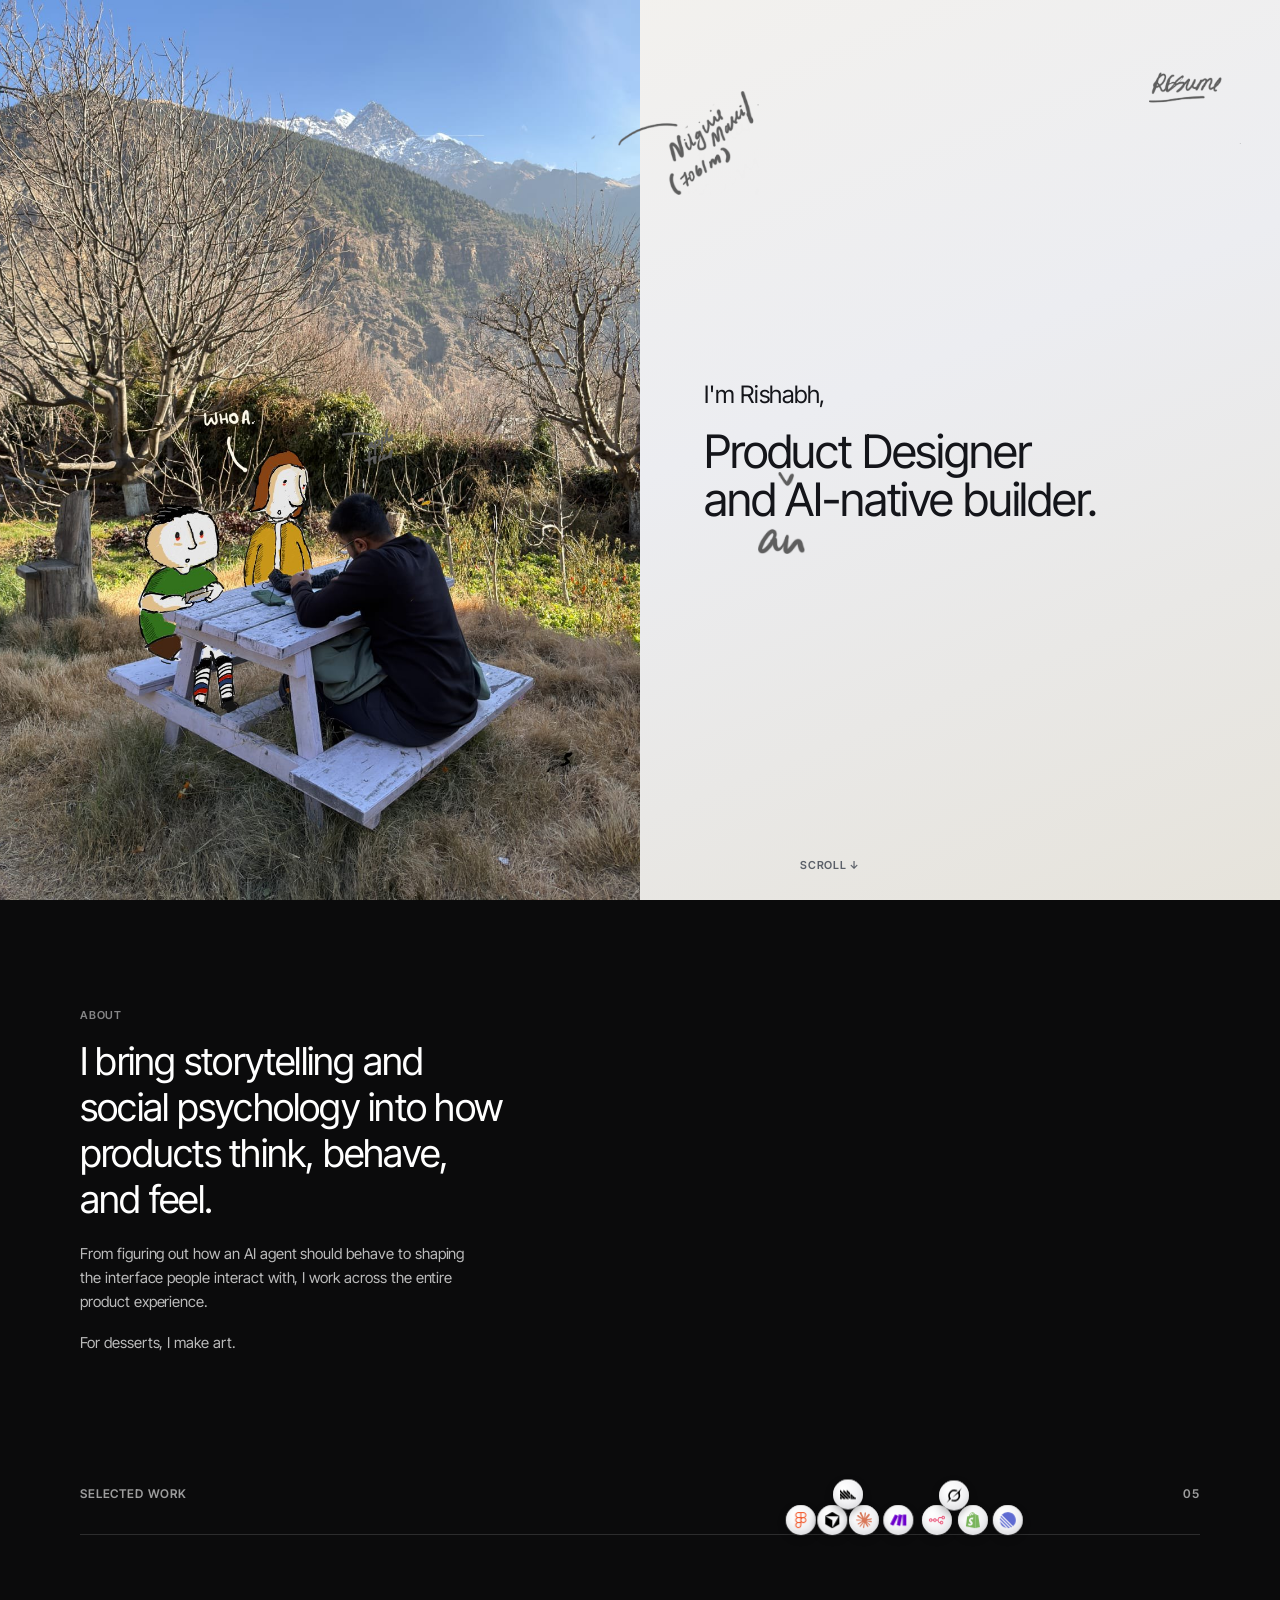
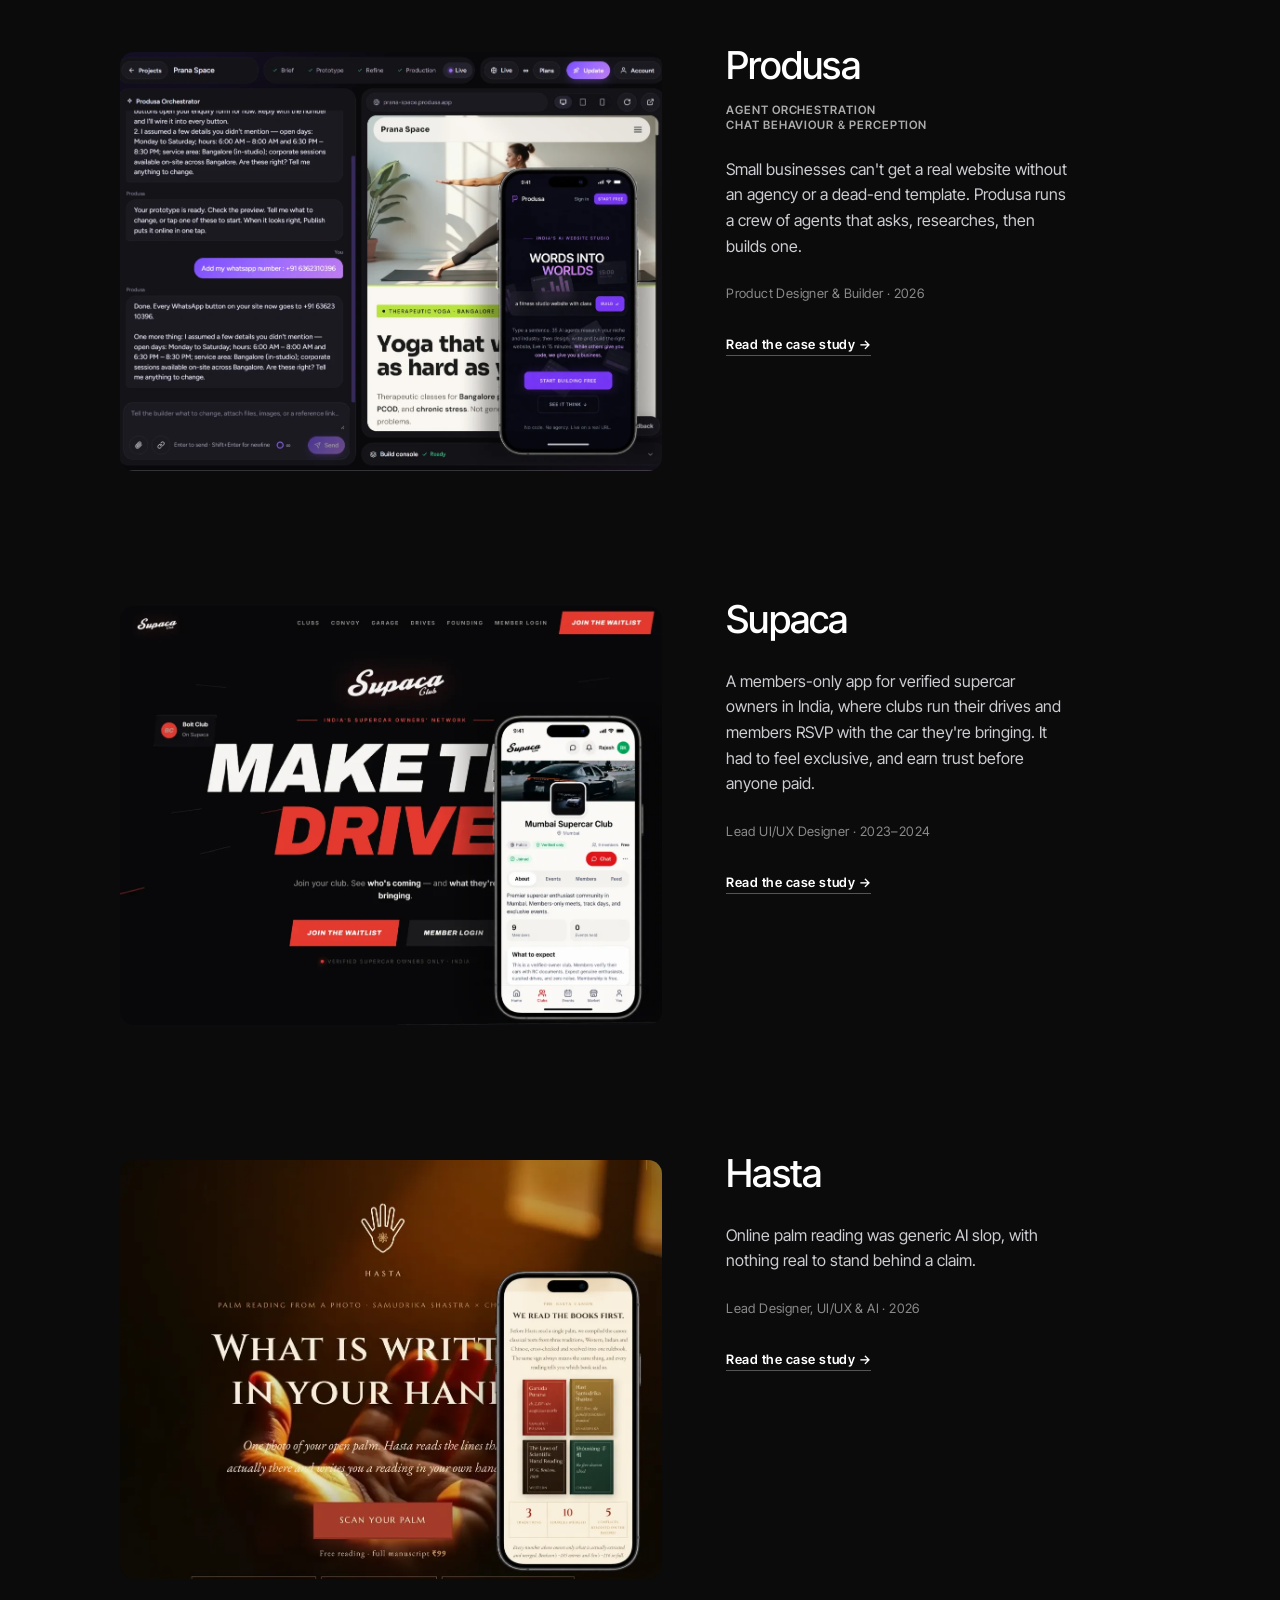
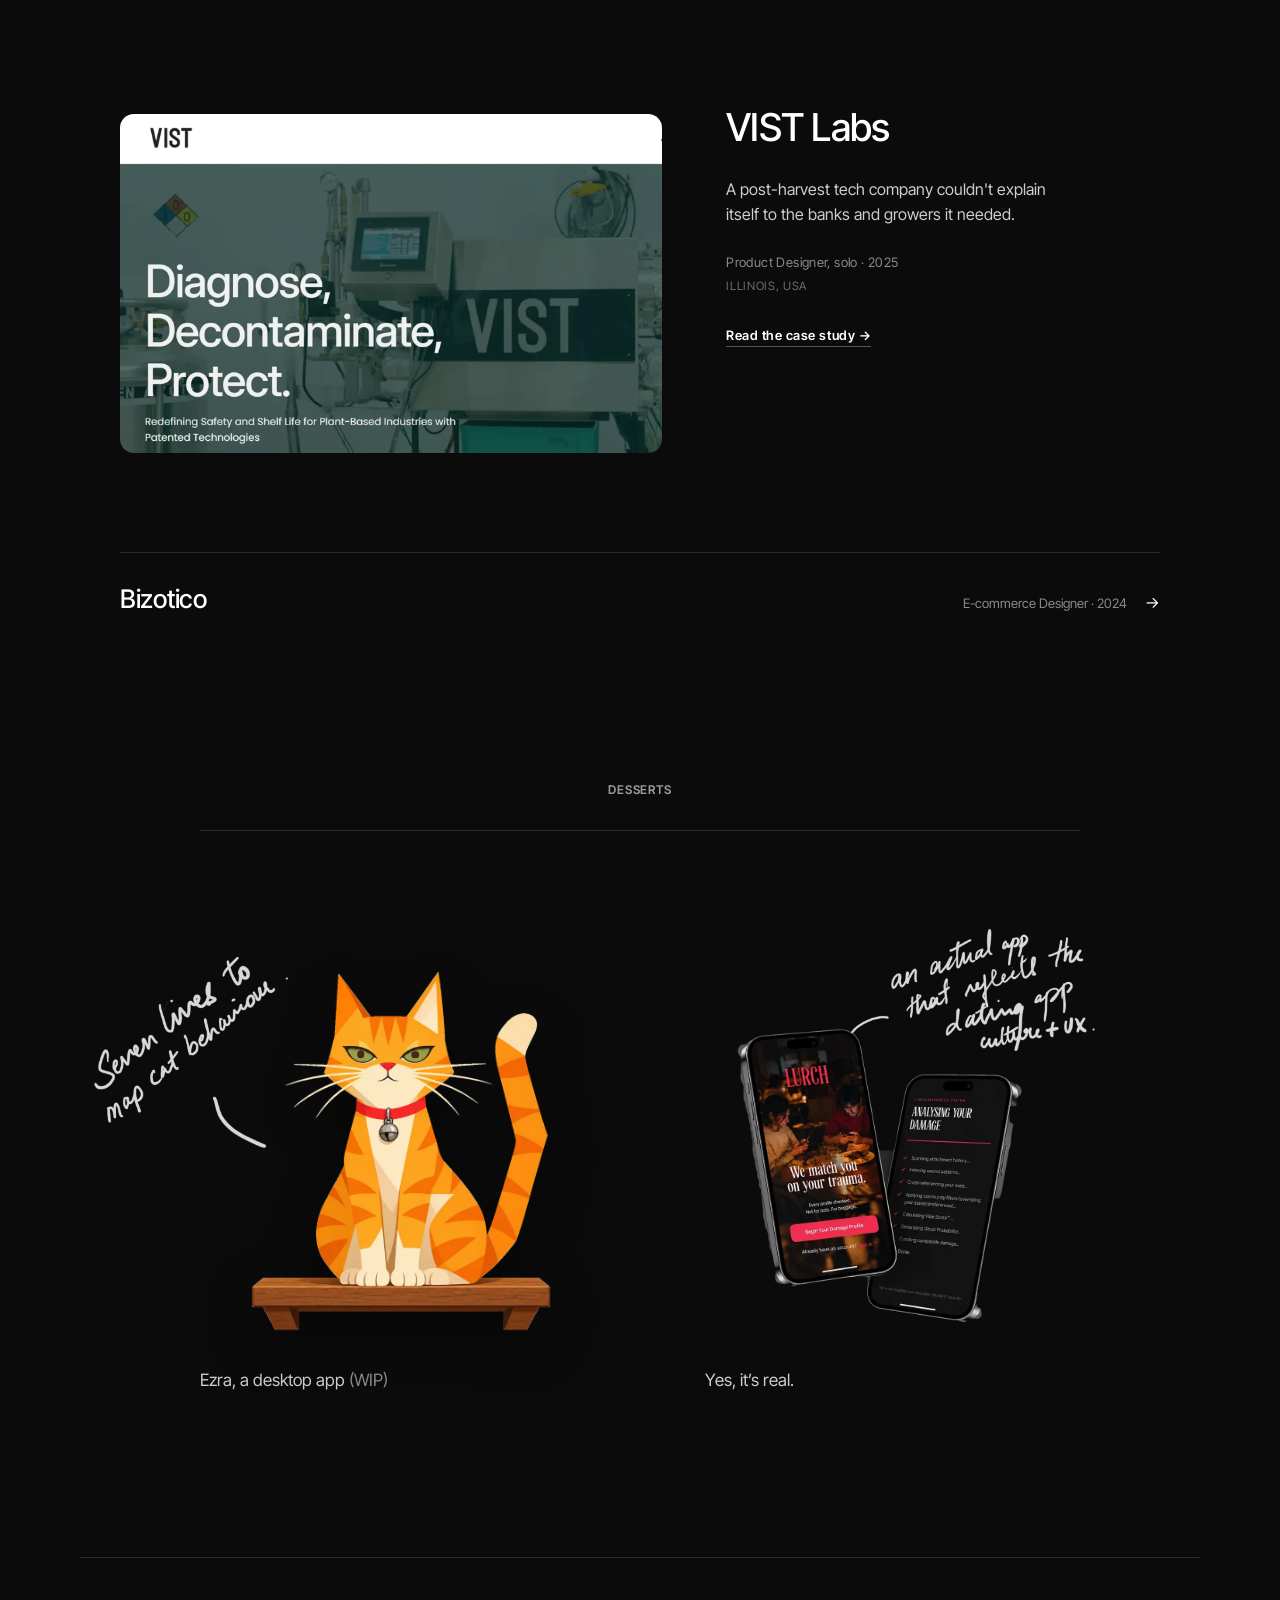
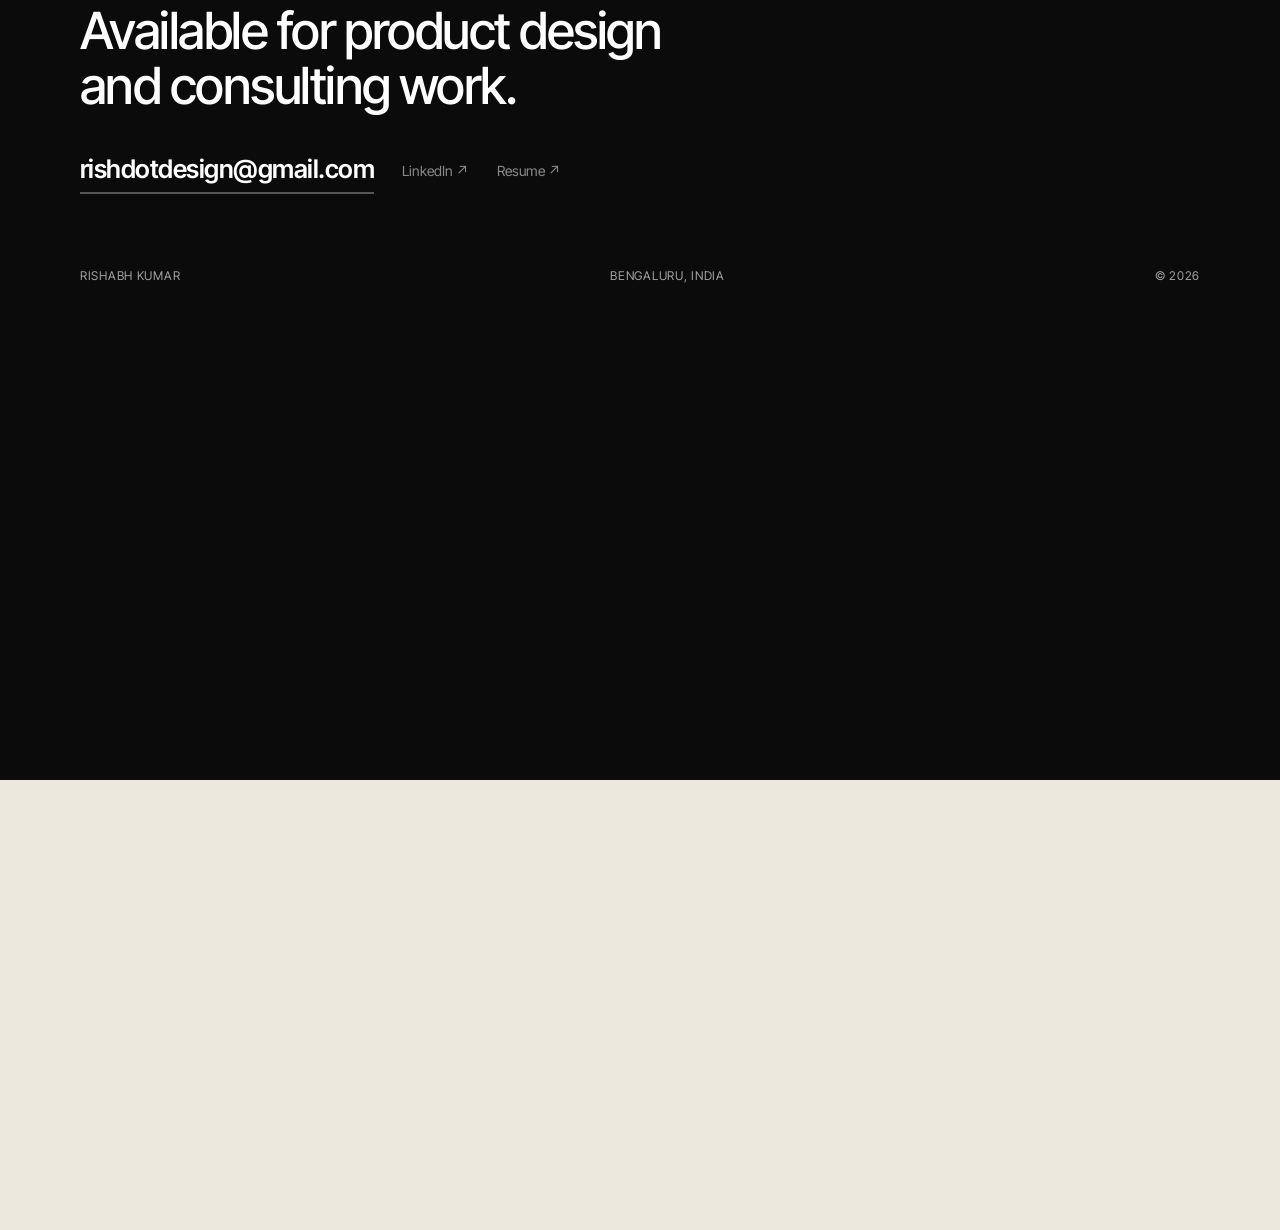
<file: index.html>
<!DOCTYPE html>
<html lang="en" data-theme="light" data-dark>
<head>
<meta charset="UTF-8">
<meta name="viewport" content="width=device-width, initial-scale=1, viewport-fit=cover">
<title>Rishabh Kumar, Product Designer</title>
<meta name="description" content="Rishabh Kumar. Product designer and AI-native builder. Story and meaning first, screens second. Case studies on Produsa, Supaca, Hasta, VIST Labs and Bizotico.">
<link rel="icon" href="/favicon.ico" sizes="any">
<link rel="icon" type="image/svg+xml" href="/assets/favicon.svg">
<link rel="icon" type="image/png" sizes="32x32" href="/assets/icon-32.png">
<link rel="apple-touch-icon" href="/assets/apple-touch-icon.png">
<link rel="manifest" href="/site.webmanifest">
<meta name="theme-color" content="#F5F0E8">
<meta name="author" content="Rishabh Kumar">
<link rel="canonical" href="https://rish.design/">
<meta property="og:type" content="website">
<meta property="og:site_name" content="Rishabh Kumar">
<meta property="og:locale" content="en_US">
<meta property="og:title" content="Rishabh Kumar, Product Designer">
<meta property="og:description" content="Rishabh Kumar. Product designer and AI-native builder. Story and meaning first, screens second. Case studies on Produsa, Supaca, Hasta, VIST Labs and Bizotico.">
<meta property="og:url" content="https://rish.design/">
<meta property="og:image" content="https://rish.design/assets/og/home.jpg">
<meta property="og:image:width" content="1200">
<meta property="og:image:height" content="630">
<meta property="og:image:alt" content="Rishabh Kumar, Product Designer">
<meta name="twitter:card" content="summary_large_image">
<meta name="twitter:title" content="Rishabh Kumar, Product Designer">
<meta name="twitter:description" content="Rishabh Kumar. Product designer and AI-native builder. Story and meaning first, screens second. Case studies on Produsa, Supaca, Hasta, VIST Labs and Bizotico.">
<meta name="twitter:image" content="https://rish.design/assets/og/home.jpg">

<link rel="preconnect" href="https://fonts.googleapis.com">
<link rel="preconnect" href="https://fonts.gstatic.com" crossorigin>
<link rel="stylesheet"
      href="https://fonts.googleapis.com/css2?family=Inter+Tight:wght@300;400;500;600;700;800;900&family=Press+Start+2P&display=swap">
<link rel="preload" as="image" href="/assets/hero.jpg" fetchpriority="high">
<link rel="stylesheet" href="/assets/style.css">
<link rel="stylesheet" href="/assets/v2.css">
<link rel="stylesheet" href="/assets/v3.css">
<link rel="stylesheet" href="/assets/swiss.css">
<link rel="stylesheet" href="/assets/notebook.css">
<link rel="stylesheet" href="/assets/home.css">
<link rel="stylesheet" href="/assets/redo.css">
<link rel="stylesheet" href="/assets/game.css">
<script>document.documentElement.setAttribute("data-theme","light");document.documentElement.classList.add("js");</script>
</head>
<body>

<header class="fnav" data-fnav>
  <nav class="fnav__in" aria-label="Site">
    <a href="#work">Work</a>
    <a href="/desserts.html">Desserts</a>
    <span class="fnav__sep" aria-hidden="true"></span>
    <a class="fnav__cta" href="#contact">Get in touch <span aria-hidden="true">&rarr;</span></a>
  </nav>
</header>

<!-- LAYER A — the banner: image fills the LEFT half, copy on the right. -->
<section class="banner banner--split" aria-labelledby="bannerTitle">
  <div class="banner__media">
    <img class="banner__img" src="/assets/hero.jpg" width="1200" height="1600" fetchpriority="high"
         alt="Rishabh sits with his back to the camera at a weathered white picnic table in the Himalayas, bare winter trees and a snow ridge behind him. Two of his own drawn characters sit at the table with him and the word WHOA. is written in the air above them.">
  </div>
  <div class="banner__in">
    <div class="banner__copy">
      <p class="banner__hi">I'm Rishabh,</p>
      <h1 class="banner__h1" id="bannerTitle">Product Designer and <span class="an-ins"><img class="hand__an" src="/assets/media/hand-an.webp" alt="" aria-hidden="true" loading="lazy"></span>AI-native builder.</h1>
    </div>
    <!-- Pinned to the foot of the copy column, centred under the text — a child
         of .banner__in (position:relative), so it anchors there, not in the
         copy flow where it used to float. -->
    <p class="label banner__cue" aria-hidden="true">Scroll &darr;</p>
  </div>
  <!-- Hand-drawn annotations, positioned to the reference. Desktop only for now;
       mobile placement follows separately. -->
  <div class="hand">
    <img class="hand__el hand__nilgiris" src="/assets/media/hand-nilgiris.webp" alt="" aria-hidden="true" loading="lazy">
    <img class="hand__el hand__apple" src="/assets/media/hand-apple-trees.webp" alt="" aria-hidden="true" loading="lazy">
    <a class="hand__el hand__resume hand__resume--link" href="/assets/Rishabh-Kumar-Resume.pdf" target="_blank" rel="noopener" aria-label="View my résumé (PDF, opens in a new tab)">
      <img src="/assets/media/hand-resume.webp" alt="" aria-hidden="true" loading="lazy">
    </a>
  </div>
</section>

<main>

  <!-- LAYER B — the stage. -->
  <section class="stage" id="work" aria-labelledby="workLabel">
    <div class="stage__in">

      <div class="stage__intro">
        <p class="label stage__kicker">About</p>
        <p class="stage__lead">I bring storytelling and social psychology into how products think, behave, and feel.</p>
        <p class="stage__about">From figuring out how an AI agent should behave to shaping the interface people interact with, I work across the entire product experience.</p>
        <p class="stage__dessert">For desserts, I make art.</p>
      </div>

      <div class="idx__head">
        <p class="label" id="workLabel">Selected work</p>
        <p class="label idx__count">05</p>
      </div>

      <!-- Top four: a full-width feature row each, centred, image left,
           the important details on the right. -->
      <div class="feats">

        <article class="feat" data-accent="#0050FF">
          <a class="feat__shot" href="/produsa.html" aria-label="Produsa case study">
            <img src="/assets/media/produsa-cover.webp" width="1165" height="900" loading="lazy" decoding="async"
                 alt="The Produsa studio: an owner asks the chat to wire their WhatsApp number into the site, and the finished studio website stands in the preview beside it, on desktop and on a phone.">
          </a>
          <div class="feat__meta">
            <h3 class="feat__name"><a href="/produsa.html">Produsa</a></h3>
            <!-- 2026-10-27, his call: the generic "AI product" kind label is out.
                 What he actually built goes under the name instead, as two
                 disciplines, stacked. Stacked and not inline because the second
                 one carries an ampersand: "A · B & C" on one line reads as three
                 items with the last two joined, which is the wrong relationship.
                 The & sits in its own span so it can drop a weight and take a
                 hair more air than a word space, which is what a busy glyph
                 needs in a tracked, uppercased line. Sentence case in the
                 source; the capitals are presentation. See home.css sec 9. -->
            <ul class="feat__disc">
              <li>Agent orchestration</li>
              <li>Chat behaviour <span class="feat__amp">&amp;</span> perception</li>
            </ul>
            <p class="feat__problem">Small businesses can't get a real website without an agency or a dead-end template. Produsa runs a crew of agents that asks, researches, then builds one.</p>
            <p class="feat__role">Product Designer &amp; Builder &middot; 2026</p>
            <a class="feat__go" href="/produsa.html">Read the case study <span aria-hidden="true">&rarr;</span></a>
          </div>
        </article>

        <article class="feat" data-accent="#FF1100">
          <a class="feat__shot" href="/supaca.html" aria-label="Supaca case study">
            <img src="/assets/media/supaca-cover.webp" width="1165" height="900" loading="lazy" decoding="async"
                 alt="The Supaca landing page: Make the drive, over a near-black ground, with a club&rsquo;s page open on a phone beside it.">
          </a>
          <div class="feat__meta">
            <h3 class="feat__name"><a href="/supaca.html">Supaca</a></h3>
            <p class="feat__problem">A members-only app for verified supercar owners in India, where clubs run their drives and members RSVP with the car they're bringing. It had to feel exclusive, and earn trust before anyone paid.</p>
            <p class="feat__role">Lead UI/UX Designer &middot; 2023&ndash;2024</p>
            <a class="feat__go" href="/supaca.html">Read the case study <span aria-hidden="true">&rarr;</span></a>
          </div>
        </article>

        <article class="feat" data-accent="#FFA81A">
          <a class="feat__shot" href="/hasta.html" aria-label="Hasta case study">
            <img src="/assets/media/hasta-cover.webp" width="1165" height="900" loading="lazy" decoding="async"
                 alt="The Hasta landing page: a drawn hand over the word HASTA and What is written in your hand? over a candlelit open palm, with a reading open on a phone beside it.">
          </a>
          <div class="feat__meta">
            <h3 class="feat__name"><a href="/hasta.html">Hasta</a></h3>
            <p class="feat__problem">Online palm reading was generic AI slop, with nothing real to stand behind a claim.</p>
            <p class="feat__role">Lead Designer, UI/UX &amp; AI &middot; 2026</p>
            <a class="feat__go" href="/hasta.html">Read the case study <span aria-hidden="true">&rarr;</span></a>
          </div>
        </article>

        <article class="feat" data-accent="#9ACD20">
          <a class="feat__shot" href="/vistlabs.html" aria-label="VIST Labs case study">
            <img src="/assets/media/vist-band-16x10.webp" width="1600" height="1000" loading="lazy" decoding="async"
                 alt="The redesigned VIST Labs hero: Diagnose, Decontaminate, Protect. over a dark teal photo of pasteurisation equipment.">
          </a>
          <div class="feat__meta">
            <h3 class="feat__name"><a href="/vistlabs.html">VIST Labs</a></h3>
            <p class="feat__problem">A post-harvest tech company couldn't explain itself to the banks and growers it needed.</p>
            <p class="feat__role">Product Designer, solo &middot; 2025</p>
            <p class="feat__loc">Illinois, USA</p>
            <a class="feat__go" href="/vistlabs.html">Read the case study <span aria-hidden="true">&rarr;</span></a>
          </div>
        </article>

      </div>

      <!-- The fifth, compact. -->
      <a class="feat-sm" href="/bizotico.html" data-accent="#B8A07C">
        <span class="feat-sm__name">Bizotico</span>
        <span class="feat-sm__role">E-commerce Designer &middot; 2024</span>
        <span class="feat-sm__go" aria-hidden="true">&rarr;</span>
      </a>

      <!-- DESSERTS, off-brief. Two tiles side by side. 2026-10-27, his
           call: no boxes. Ezra is the cat and nothing else; Lurch is the
           phones it always was, on a red panel. -->
      <section class="dess2" aria-labelledby="dess2Label">
        <div class="idx__head idx__head--sub">
          <p class="label" id="dess2Label">Desserts</p>
        </div>

        <div class="dess2__row">

          <a class="dz dz--ezra" href="https://the-ardent-guy.github.io/ezraapp/" target="_blank" rel="noopener"
             data-accent="#FFA81A" data-cursor-label="Ezra" aria-label="Ezra, a desktop app (work in progress)">
            <span class="dz__cat2" data-eyes>
              <img src="/assets/media/ezra-cat3.webp" width="900" height="900" loading="lazy" decoding="async"
                   alt="Ezra, a geometric orange tabby with a red collar and bell, sitting on a wooden shelf.">
              <!-- The pupils, off his own artwork: --ex / --ey are where he
                   drew them; data-l / data-r / data-u / data-d are how far
                   each one may travel left, right, up and down before it
                   would leave the socket, as a percent of the picture. The
                   four are the semi-axes of an ellipse, checked at 72 angles.
                   Up is the small one: he drew both pupils high in the eye. -->
              <span class="dz__eye" style="--ex:40%;--ey:26.47%"
                    data-l="1.1" data-r="0.8" data-u="0.12" data-d="0.6" aria-hidden="true"></span>
              <span class="dz__eye" style="--ex:53.59%;--ey:26.66%"
                    data-l="0.55" data-r="1.35" data-u="0.3" data-d="0.5" aria-hidden="true"></span>
            </span>
            <span class="dz__cap">Ezra, a desktop app <span class="dz__wip">(WIP)</span></span>
          </a>

          <a class="dz dz--lurch" href="https://lurchout.vercel.app/" target="_blank" rel="noopener"
             data-accent="#FF1100" data-cursor-label="Lurch" aria-label="Lurch, a satire project">
            <span class="dz__stage">
              <img class="dz__phones" src="/assets/media/lurch-cut.webp" width="900" height="900" loading="lazy" decoding="async"
                   alt="Two phone screens from Lurch, the satirical dating app: We match you on your trauma over a photo of a couple on their phones at dinner, and a diagnostic screen analysing your damage.">
            </span>
            <span class="dz__cap">Yes, it&rsquo;s real.</span>
          </a>

          <!-- Handwritten notes over the two tiles, mapped to Rishabh's
               reference. White ink on the black stage; pointer-events:none so
               the tile links stay clickable. -->
          <div class="dess2__hand" aria-hidden="true">
            <img class="dnote dnote--ezra" src="/assets/media/hand-ezra-note.webp" alt="" loading="lazy" decoding="async">
            <img class="dnote dnote--lurch" src="/assets/media/hand-lurch-note.webp" alt="" loading="lazy" decoding="async">
          </div>

        </div>
      </section>

      <!-- Contact. -->
      <div class="stage__end" id="contact">
        <h2>Available for product design and consulting work.</h2>
        <div class="stage__acts">
          <a class="stage__mail" href="mailto:rishdotdesign@gmail.com">rishdotdesign@gmail.com</a>
          <a class="stage__link" href="https://www.linkedin.com/in/rishabhkumarr" target="_blank" rel="noopener">LinkedIn &#8599;</a>
          <a class="stage__link" href="/assets/Rishabh-Kumar-Resume.pdf" target="_blank" rel="noopener">Resume &#8599;</a>
        </div>
        <div class="stage__colophon">
          <span>Rishabh Kumar</span>
          <span>Bengaluru, India</span>
          <span>&copy; 2026</span>
        </div>
      </div>

      <!-- The black runs on well above DESSERTS; room for elements to come. -->
      <div class="stage__space" aria-hidden="true"></div>

    </div>
  </section>

</main>

<!-- LAYER C — the creative reveal: a pixel scenery (hills, mountains, drifting
     clouds) behind a giant, bottom-clipped DESSERTS link. ~half the screen. -->
<section class="endmark">
  <div class="scene" aria-hidden="true">
    <div class="scene__sky"></div>
    <div class="scene__sun"></div>
    <div class="scene__clouds">
      <span class="cloud cloud--a"></span>
      <span class="cloud cloud--b"></span>
      <span class="cloud cloud--c"></span>
      <span class="cloud cloud--d"></span>
    </div>
    <span class="bird bird--a"></span>
    <span class="bird bird--b"></span>
    <div class="scene__range scene__range--back"></div>
    <div class="scene__range"></div>
    <div class="scene__hills"></div>
    <div class="scene__trees">
      <span class="tree" style="left:9%"></span>
      <span class="tree tree--sm" style="left:21%"></span>
      <span class="tree" style="left:68%"></span>
      <span class="tree tree--sm" style="left:80%"></span>
      <span class="tree" style="left:91%"></span>
    </div>
  </div>
  <!-- One link wearing the word three times. On a phone the two echoes become
       lines of their own and DESSERTS reads as a stacked pattern; they are
       aria-hidden, so a screen reader still meets exactly one link and hears
       "Desserts" once. Above 480px they are display:none and this renders as
       the single line it always was. The spans butt up against each other with
       no whitespace on purpose: a stray space would sit inside the centred
       nowrap line and shove the word off centre, and redo.js would measure it.
       -->
  <a class="endmark__word" href="/desserts.html" aria-label="Desserts"
    ><span class="endmark__rep">DESSERTS<span class="endmark__chev" aria-hidden="true">&rsaquo;</span></span
    ><span class="endmark__rep endmark__rep--echo" aria-hidden="true">DESSERTS<span class="endmark__chev">&rsaquo;</span></span
    ><span class="endmark__rep endmark__rep--echo" aria-hidden="true">DESSERTS<span class="endmark__chev">&rsaquo;</span></span
  ></a>
  <!-- A crooked little slice of cake, resting on the wordmark. -->
  <img class="endmark__cake" src="/assets/media/dessert-cake.webp" width="620" height="405"
       alt="" aria-hidden="true" loading="lazy" decoding="async">
</section>

<script src="/assets/swiss.js"></script>
<script src="/assets/notebook.js"></script>
<script src="/assets/redo.js"></script>
<script src="/assets/game.js"></script>
</body>
</html>
</file>
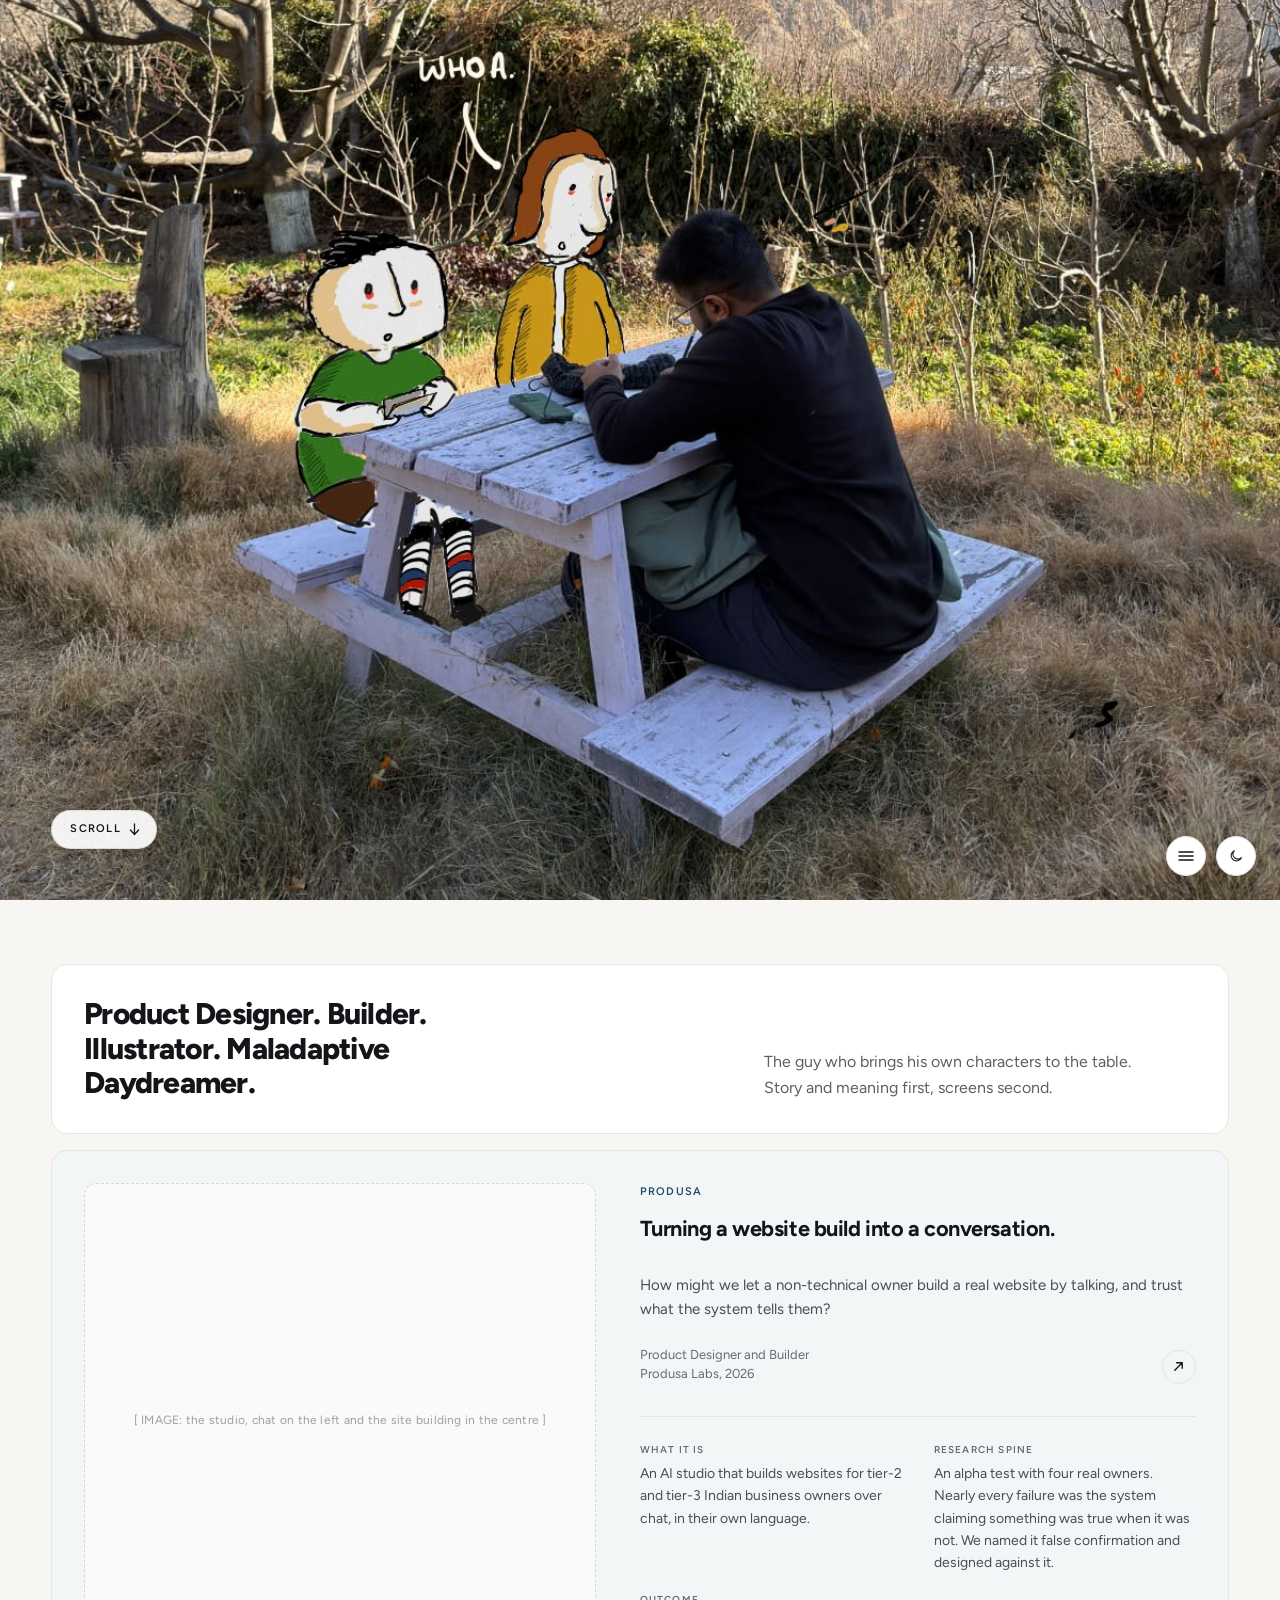
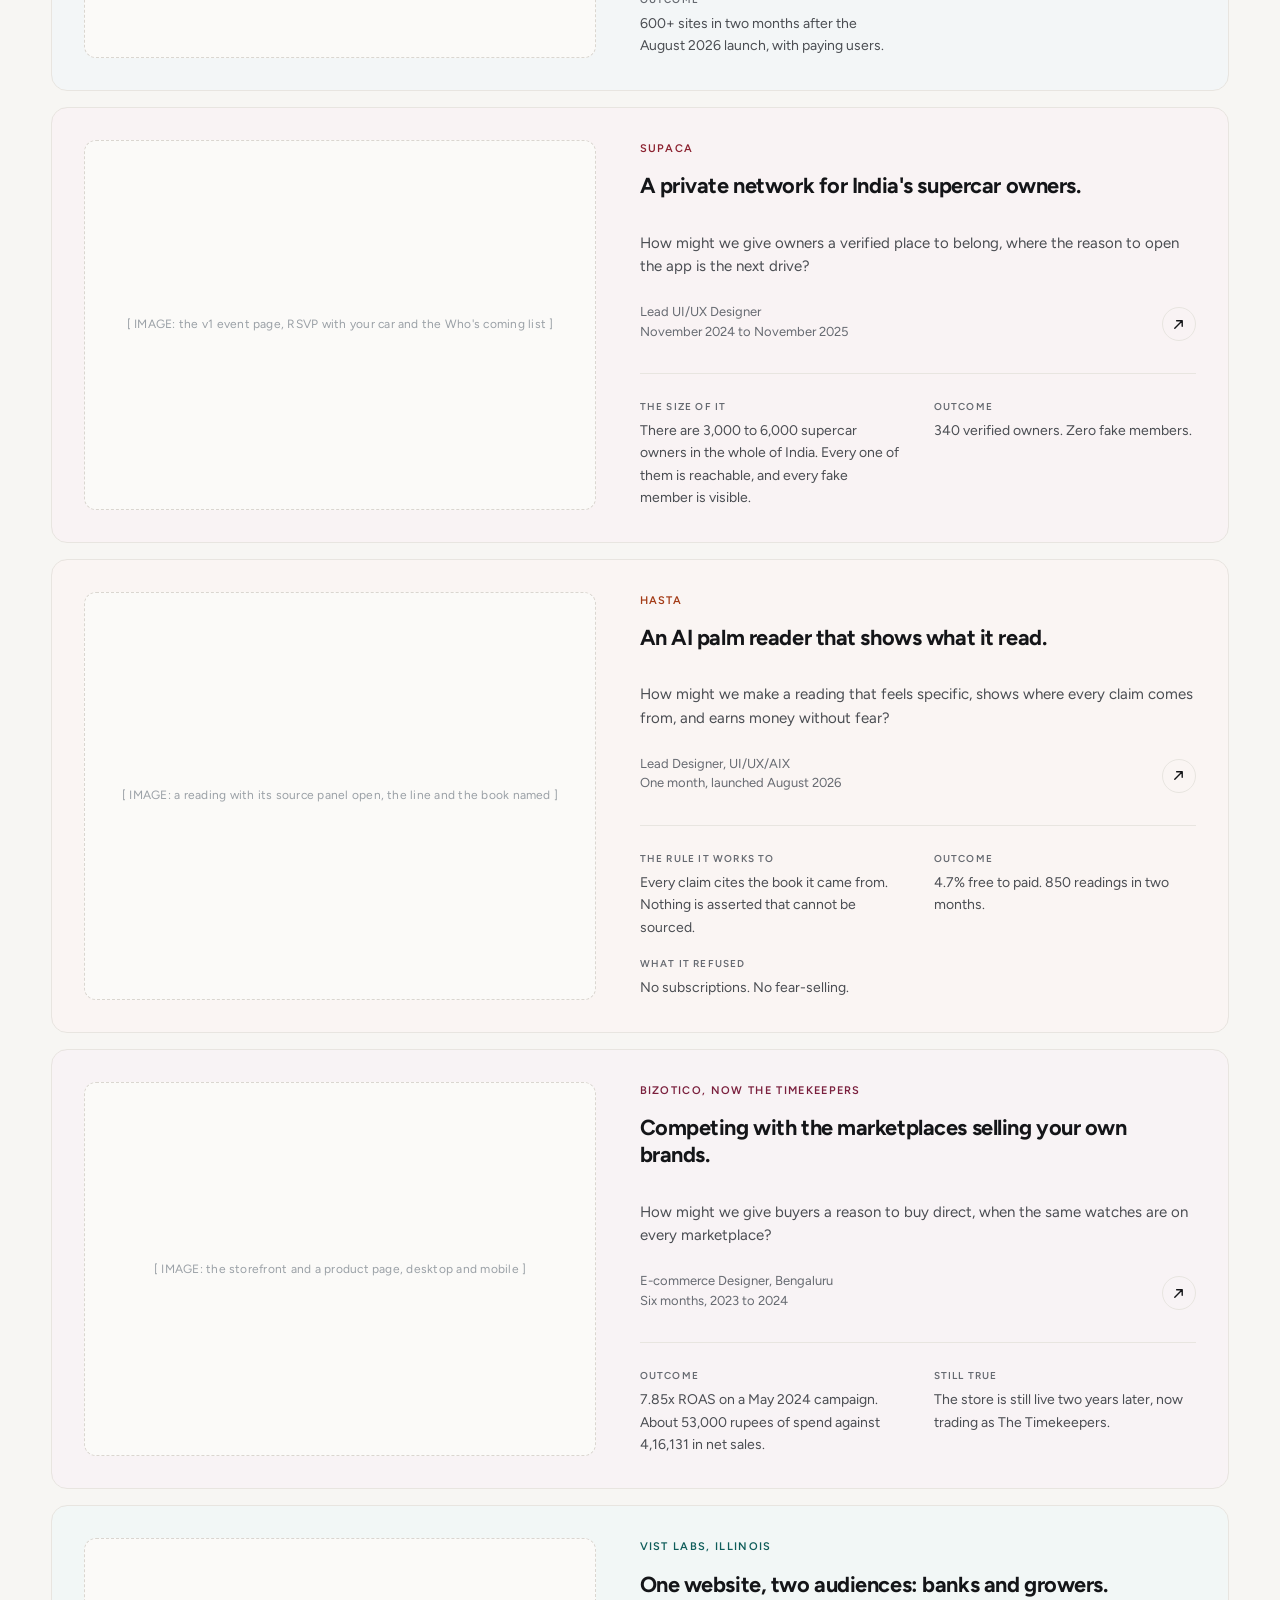
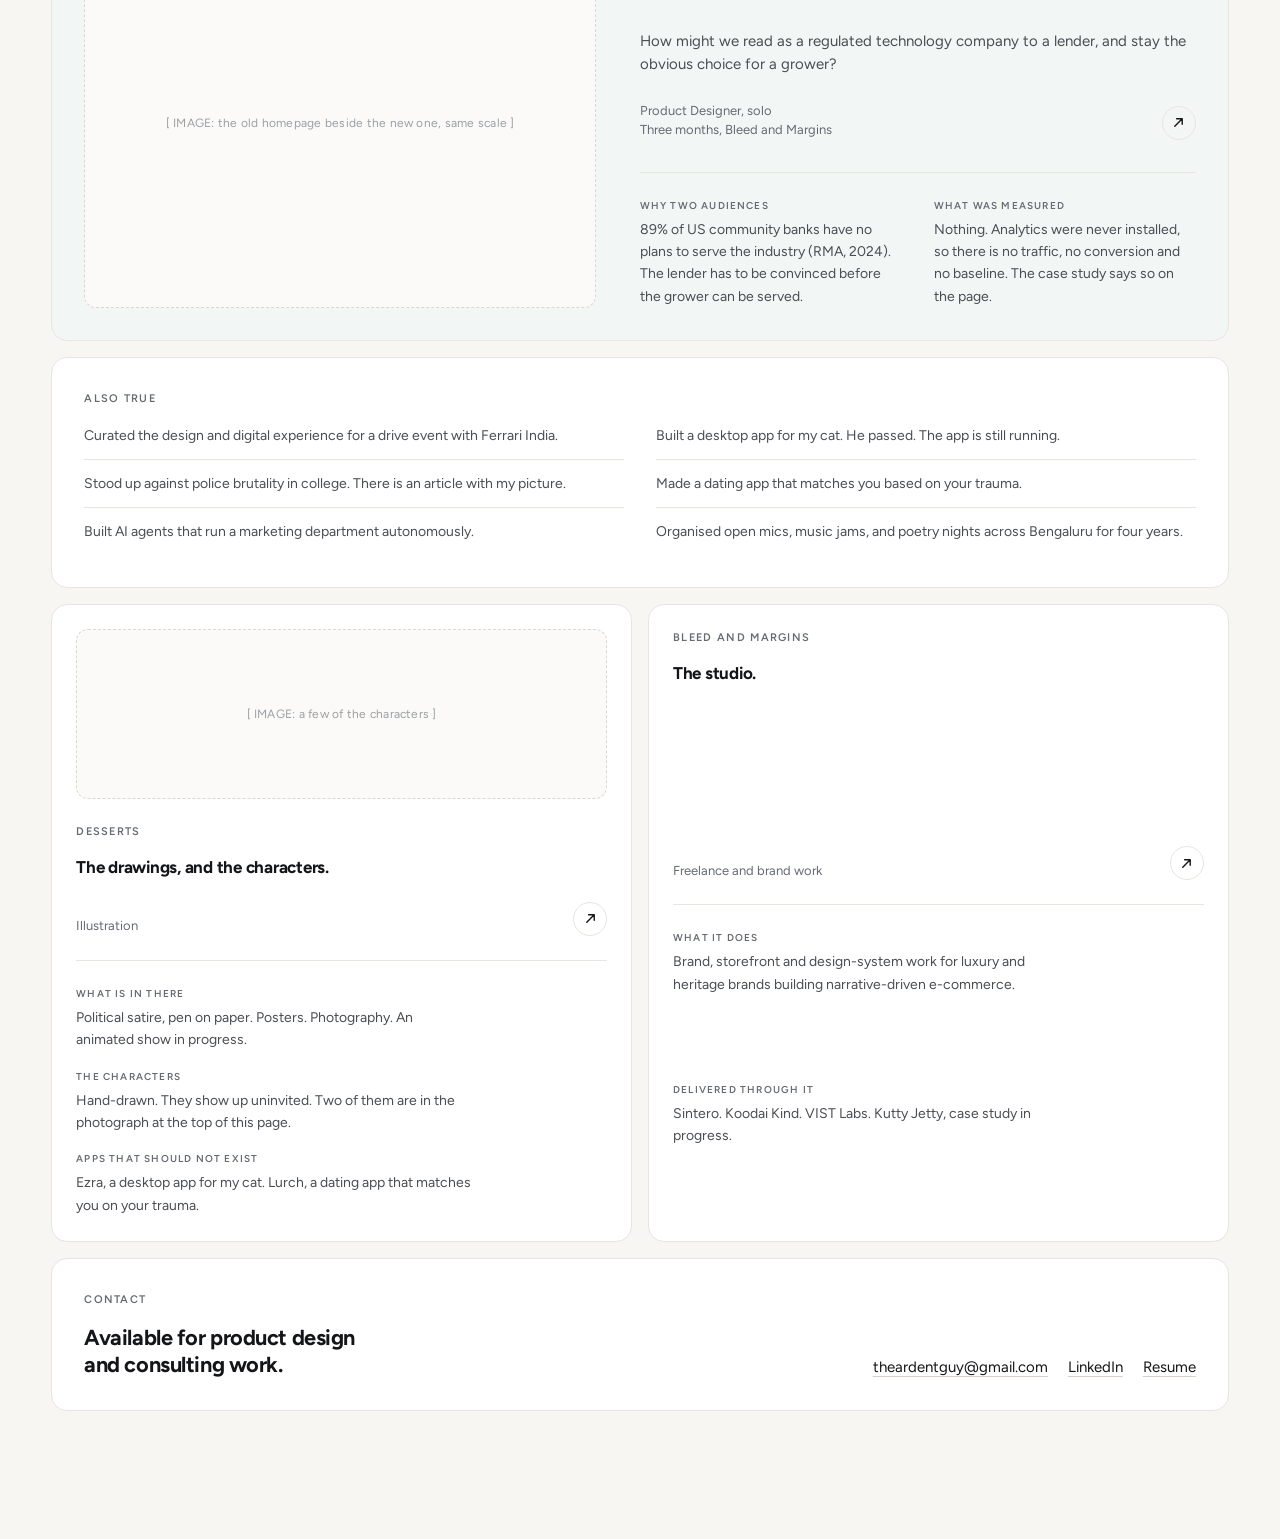
<file: explorations/bands/index.html>
<!DOCTYPE html>
<html lang="en" data-theme="light">
<head>
<meta charset="UTF-8">
<meta name="viewport" content="width=device-width, initial-scale=1">
<title>Bands version, frozen snapshot, Rishabh Jain, Product Designer</title>
<meta name="description" content="Rishabh Jain. Product designer, builder and illustrator. Story and meaning first, screens second. Case studies on Produsa, Supaca, Hasta, Bizotico and VIST Labs.">
<link rel="preconnect" href="https://fonts.googleapis.com">
<link rel="preconnect" href="https://fonts.gstatic.com" crossorigin>
<link href="https://fonts.googleapis.com/css2?family=Figtree:wght@400..800&display=swap" rel="stylesheet">
<link rel="preload" as="image" href="./assets/hero.jpg" fetchpriority="high">
<link rel="stylesheet" href="./assets/style.css">
<script>(function(){try{var t=localStorage.getItem("theme");if(t!=="light"&&t!=="dark")t="light";document.documentElement.setAttribute("data-theme",t);}catch(e){}document.documentElement.classList.add("js");})();</script>
</head>
<body>

<!-- No reading-progress bar here. It earns its place on a long case study
     and nowhere else, and a maroon hairline across the photograph breaks
     the rule that this site has exactly two fixed controls. -->

<div class="dock">
  <button class="dock__btn" id="navOpen" type="button" aria-label="Open menu" aria-expanded="false" aria-controls="navsheet">
    <svg viewBox="0 0 16 16" aria-hidden="true"><path d="M1 4h14M1 8h14M1 12h14" fill="none" stroke="currentColor" stroke-width="1.5" stroke-linecap="round"/></svg>
  </button>
  <button class="dock__btn theme-toggle" type="button" aria-label="Toggle dark mode"></button>
</div>

<div class="navsheet" id="navsheet" role="dialog" aria-modal="true" aria-label="Menu">
  <button class="navsheet__close" id="navClose" type="button" aria-label="Close menu">
    <svg viewBox="0 0 16 16" aria-hidden="true" style="width:14px;height:14px"><path d="M3 3l10 10M13 3L3 13" fill="none" stroke="currentColor" stroke-width="1.5" stroke-linecap="round"/></svg>
  </button>
  <ul class="navsheet__list">
    <li><a href="/#work">Work</a></li>
    <li><a href="/desserts.html">Desserts</a></li>
    <li><a href="/studio.html">Studio</a></li>
    <li><a href="/#contact">Contact</a></li>
    <li><a href="YOUR_DRIVE_LINK_HERE" target="_blank" rel="noopener">Resume</a></li>
  </ul>
</div>

<!-- THE CURTAIN.
     One screen, one photograph, nothing else. The photograph is the tagline
     made literal, so it is allowed to say the whole thing on its own.
     .curtain is the scroll runway and stays in flow at 100svh. Its frame is
     static by default, which is what no-JS and reduced-motion get: a plain
     full screen you scroll past. main.js promotes the frame to fixed and
     lifts it at 1.4x scroll speed, so the sheet leaves faster than the grid
     arrives and the grid rises into the gap underneath. -->
<div class="curtain" id="curtain">
  <div class="curtain__frame">
    <img class="curtain__img" src="./assets/hero.jpg" width="1200" height="1600" fetchpriority="high"
         alt="Rishabh sits with his back to the camera at a weathered white picnic table in the Himalayas, bare winter trees and a snow ridge behind him. Two of his own drawn characters are sitting at the table with him, one in a green jumper holding a book and striped socks, one in a mustard jacket, and the word WHOA. is written in the air above them.">
    <p class="curtain__cue" aria-hidden="true">
      <span>Scroll</span>
      <svg viewBox="0 0 12 14"><path d="M6 1v11M1.5 7.5 6 12.5l4.5-5" fill="none" stroke="currentColor" stroke-width="1.4" stroke-linecap="round" stroke-linejoin="round"/></svg>
    </p>
  </div>
</div>

<main>
  <div class="homewrap homewrap--curtained" id="work">

    <!-- THE BANDS.
         The 204px row unit survives, but the mosaic is now band-partitioned:
         every tile belongs to exactly one horizontal band, and no tile
         straddles two. That is what makes row-expansion possible without a
         single pixel of reflow. An expanded tile covers exactly its own band,
         so the document height never changes and nothing above or below it
         can move. Band heights alternate 1 row (204) and 2 rows (424).
         DOM order is the reading order, so tab order and the mobile stack
         are both right. -->
    <div class="bento bento--home" id="bands">

      <section class="tile tile--plain a-intro" aria-label="Introduction">
        <div class="tile__in">
          <div class="tile__lead intro">
            <h1 class="intro__lead">Product Designer. Builder. Illustrator. Maladaptive Daydreamer.</h1>
            <p class="intro__sub">The guy who brings his own characters to the table. Story and meaning first, screens second.</p>
          </div>
        </div>
      </section>

      <a class="tile tile--band a-produsa" href="/produsa.html" style="--tile-acc: var(--acc-produsa);">
        <div class="tile__in">
          <div class="tile__media"><div class="slot">[ IMAGE: the studio, chat on the left and the site building in the centre ]</div></div>
          <div class="tile__lead">
            <p class="tile__eyebrow">Produsa</p>
            <h2 class="tile__title">Turning a website build into a conversation.</h2>
            <p class="tile__hmw">How might we let a non-technical owner build a real website by talking, and trust what the system tells them?</p>
            <div class="tile__foot">
              <p class="tile__role">Product Designer and Builder<br>Produsa Labs, 2026</p>
              <span class="tile__arrow" aria-hidden="true"><svg viewBox="0 0 14 14"><path d="M3 11 L11 3 M5 3 H11 V9" fill="none" stroke="currentColor" stroke-width="1.5" stroke-linecap="round" stroke-linejoin="round"/></svg></span>
            </div>
          </div>
          <div class="tile__more">
            <div class="fact">
              <p class="fact__k">What it is</p>
              <p class="fact__v">An AI studio that builds websites for tier-2 and tier-3 Indian business owners over chat, in their own language.</p>
            </div>
            <div class="fact">
              <p class="fact__k">Research spine</p>
              <p class="fact__v">An alpha test with four real owners. Nearly every failure was the system claiming something was true when it was not. We named it false confirmation and designed against it.</p>
            </div>
            <div class="fact fact--lead">
              <p class="fact__k">Outcome</p>
              <p class="fact__v">600+ sites in two months after the August 2026 launch, with paying users.</p>
            </div>
          </div>
        </div>
      </a>

      <a class="tile tile--band a-supaca" href="/supaca.html" style="--tile-acc: var(--acc-supaca);">
        <div class="tile__in">
          <div class="tile__media"><div class="slot">[ IMAGE: the v1 event page, RSVP with your car and the Who's coming list ]</div></div>
          <div class="tile__lead">
            <p class="tile__eyebrow">Supaca</p>
            <h2 class="tile__title">A private network for India's supercar owners.</h2>
            <p class="tile__hmw">How might we give owners a verified place to belong, where the reason to open the app is the next drive?</p>
            <div class="tile__foot">
              <p class="tile__role">Lead UI/UX Designer<br>November 2024 to November 2025</p>
              <span class="tile__arrow" aria-hidden="true"><svg viewBox="0 0 14 14"><path d="M3 11 L11 3 M5 3 H11 V9" fill="none" stroke="currentColor" stroke-width="1.5" stroke-linecap="round" stroke-linejoin="round"/></svg></span>
            </div>
          </div>
          <div class="tile__more">
            <div class="fact">
              <p class="fact__k">The size of it</p>
              <p class="fact__v">There are 3,000 to 6,000 supercar owners in the whole of India. Every one of them is reachable, and every fake member is visible.</p>
            </div>
            <div class="fact fact--lead">
              <p class="fact__k">Outcome</p>
              <p class="fact__v">340 verified owners. Zero fake members.</p>
            </div>
          </div>
        </div>
      </a>

      <a class="tile tile--band a-hasta" href="/hasta.html" style="--tile-acc: var(--acc-hasta);">
        <div class="tile__in">
          <div class="tile__media"><div class="slot">[ IMAGE: a reading with its source panel open, the line and the book named ]</div></div>
          <div class="tile__lead">
            <p class="tile__eyebrow">Hasta</p>
            <h2 class="tile__title">An AI palm reader that shows what it read.</h2>
            <p class="tile__hmw">How might we make a reading that feels specific, shows where every claim comes from, and earns money without fear?</p>
            <div class="tile__foot">
              <p class="tile__role">Lead Designer, UI/UX/AIX<br>One month, launched August 2026</p>
              <span class="tile__arrow" aria-hidden="true"><svg viewBox="0 0 14 14"><path d="M3 11 L11 3 M5 3 H11 V9" fill="none" stroke="currentColor" stroke-width="1.5" stroke-linecap="round" stroke-linejoin="round"/></svg></span>
            </div>
          </div>
          <div class="tile__more">
            <div class="fact">
              <p class="fact__k">The rule it works to</p>
              <p class="fact__v">Every claim cites the book it came from. Nothing is asserted that cannot be sourced.</p>
            </div>
            <div class="fact fact--lead">
              <p class="fact__k">Outcome</p>
              <p class="fact__v">4.7% free to paid. 850 readings in two months.</p>
            </div>
            <div class="fact">
              <p class="fact__k">What it refused</p>
              <p class="fact__v">No subscriptions. No fear-selling.</p>
            </div>
          </div>
        </div>
      </a>

      <a class="tile tile--band a-bizotico" href="/bizotico.html" style="--tile-acc: var(--acc-bizotico);">
        <div class="tile__in">
          <div class="tile__media"><div class="slot">[ IMAGE: the storefront and a product page, desktop and mobile ]</div></div>
          <div class="tile__lead">
            <p class="tile__eyebrow">Bizotico, now The Timekeepers</p>
            <h2 class="tile__title">Competing with the marketplaces selling your own brands.</h2>
            <p class="tile__hmw">How might we give buyers a reason to buy direct, when the same watches are on every marketplace?</p>
            <div class="tile__foot">
              <p class="tile__role">E-commerce Designer, Bengaluru<br>Six months, 2023 to 2024</p>
              <span class="tile__arrow" aria-hidden="true"><svg viewBox="0 0 14 14"><path d="M3 11 L11 3 M5 3 H11 V9" fill="none" stroke="currentColor" stroke-width="1.5" stroke-linecap="round" stroke-linejoin="round"/></svg></span>
            </div>
          </div>
          <div class="tile__more">
            <div class="fact fact--lead">
              <p class="fact__k">Outcome</p>
              <p class="fact__v">7.85x ROAS on a May 2024 campaign. About 53,000 rupees of spend against 4,16,131 in net sales.</p>
            </div>
            <div class="fact">
              <p class="fact__k">Still true</p>
              <p class="fact__v">The store is still live two years later, now trading as The Timekeepers.</p>
            </div>
          </div>
        </div>
      </a>

      <a class="tile tile--band a-vistlabs" href="/vistlabs.html" style="--tile-acc: var(--acc-vistlabs);">
        <div class="tile__in">
          <div class="tile__media"><div class="slot">[ IMAGE: the old homepage beside the new one, same scale ]</div></div>
          <div class="tile__lead">
            <p class="tile__eyebrow">VIST Labs, Illinois</p>
            <h2 class="tile__title">One website, two audiences: banks and growers.</h2>
            <p class="tile__hmw">How might we read as a regulated technology company to a lender, and stay the obvious choice for a grower?</p>
            <div class="tile__foot">
              <p class="tile__role">Product Designer, solo<br>Three months, Bleed and Margins</p>
              <span class="tile__arrow" aria-hidden="true"><svg viewBox="0 0 14 14"><path d="M3 11 L11 3 M5 3 H11 V9" fill="none" stroke="currentColor" stroke-width="1.5" stroke-linecap="round" stroke-linejoin="round"/></svg></span>
            </div>
          </div>
          <!-- This is the one project with nothing measured. The expanded
               state has to say that outright, because a panel of facts is
               exactly where a reader starts assuming a number exists. -->
          <div class="tile__more">
            <div class="fact">
              <p class="fact__k">Why two audiences</p>
              <p class="fact__v">89% of US community banks have no plans to serve the industry (RMA, 2024). The lender has to be convinced before the grower can be served.</p>
            </div>
            <div class="fact fact--lead">
              <p class="fact__k">What was measured</p>
              <p class="fact__v">Nothing. Analytics were never installed, so there is no traffic, no conversion and no baseline. The case study says so on the page.</p>
            </div>
          </div>
        </div>
      </a>

      <!-- Six lines that used to sit behind six photographs that do not
           exist. No link and no accent wash, so it cannot be mistaken for
           a case study, and it does not expand. -->
      <section class="tile tile--plain a-notes" aria-label="Also true">
        <div class="tile__in">
          <div class="tile__lead">
            <p class="tile__eyebrow">Also true</p>
            <div class="notes__grid">
              <p class="notes__item">Curated the design and digital experience for a drive event with Ferrari India.</p>
              <p class="notes__item">Built a desktop app for my cat. He passed. The app is still running.</p>
              <p class="notes__item">Stood up against police brutality in college. There is an article with my picture.</p>
              <p class="notes__item">Made a dating app that matches you based on your trauma.</p>
              <p class="notes__item">Built AI agents that run a marketing department autonomously.</p>
              <p class="notes__item">Organised open mics, music jams, and poetry nights across Bengaluru for four years.</p>
            </div>
          </div>
        </div>
      </section>

      <a class="tile tile--pair tile--sm tile--plain a-desserts" href="/desserts.html">
        <div class="tile__in">
          <div class="tile__media"><div class="slot">[ IMAGE: a few of the characters ]</div></div>
          <div class="tile__lead">
            <p class="tile__eyebrow">Desserts</p>
            <h2 class="tile__title">The drawings, and the characters.</h2>
            <div class="tile__foot">
              <p class="tile__role">Illustration</p>
              <span class="tile__arrow" aria-hidden="true"><svg viewBox="0 0 14 14"><path d="M3 11 L11 3 M5 3 H11 V9" fill="none" stroke="currentColor" stroke-width="1.5" stroke-linecap="round" stroke-linejoin="round"/></svg></span>
            </div>
          </div>
          <div class="tile__more">
            <div class="fact">
              <p class="fact__k">What is in there</p>
              <p class="fact__v">Political satire, pen on paper. Posters. Photography. An animated show in progress.</p>
            </div>
            <div class="fact">
              <p class="fact__k">The characters</p>
              <p class="fact__v">Hand-drawn. They show up uninvited. Two of them are in the photograph at the top of this page.</p>
            </div>
            <div class="fact">
              <p class="fact__k">Apps that should not exist</p>
              <p class="fact__v">Ezra, a desktop app for my cat. Lurch, a dating app that matches you on your trauma.</p>
            </div>
          </div>
        </div>
      </a>

      <a class="tile tile--pair tile--sm tile--plain a-studio" href="/studio.html">
        <div class="tile__in">
          <div class="tile__lead">
            <p class="tile__eyebrow">Bleed and Margins</p>
            <h2 class="tile__title">The studio.</h2>
            <div class="tile__foot">
              <p class="tile__role">Freelance and brand work</p>
              <span class="tile__arrow" aria-hidden="true"><svg viewBox="0 0 14 14"><path d="M3 11 L11 3 M5 3 H11 V9" fill="none" stroke="currentColor" stroke-width="1.5" stroke-linecap="round" stroke-linejoin="round"/></svg></span>
            </div>
          </div>
          <div class="tile__more">
            <div class="fact">
              <p class="fact__k">What it does</p>
              <p class="fact__v">Brand, storefront and design-system work for luxury and heritage brands building narrative-driven e-commerce.</p>
            </div>
            <div class="fact">
              <p class="fact__k">Delivered through it</p>
              <p class="fact__v">Sintero. Koodai Kind. VIST Labs. Kutty Jetty, case study in progress.</p>
            </div>
          </div>
        </div>
      </a>

      <!-- TESTIMONIAL: removed, not forgotten. Three quotes have sat
           unpermitted for a month. A full-width band announcing that is
           worse than silence: nobody notices an absent testimonial, and
           everybody notices a placeholder. Restore this band the day a name
           and a permission exist, as a 1-row band above contact. -->

      <section class="tile tile--plain a-contact" id="contact" aria-label="Contact">
        <div class="tile__in">
          <div class="tile__lead contact">
            <div>
              <p class="tile__eyebrow">Contact</p>
              <h2 class="tile__title">Available for product design and consulting work.</h2>
            </div>
            <p class="tile__role contact__links">
              <a href="mailto:theardentguy@gmail.com">theardentguy@gmail.com</a>
              <a href="YOUR_LINKEDIN_URL" target="_blank" rel="noopener">LinkedIn</a>
              <a href="YOUR_DRIVE_LINK_HERE" target="_blank" rel="noopener">Resume</a>
            </p>
          </div>
        </div>
      </section>

    </div>
  </div>
</main>

<script src="./assets/main.js"></script>
</body>
</html>
</file>
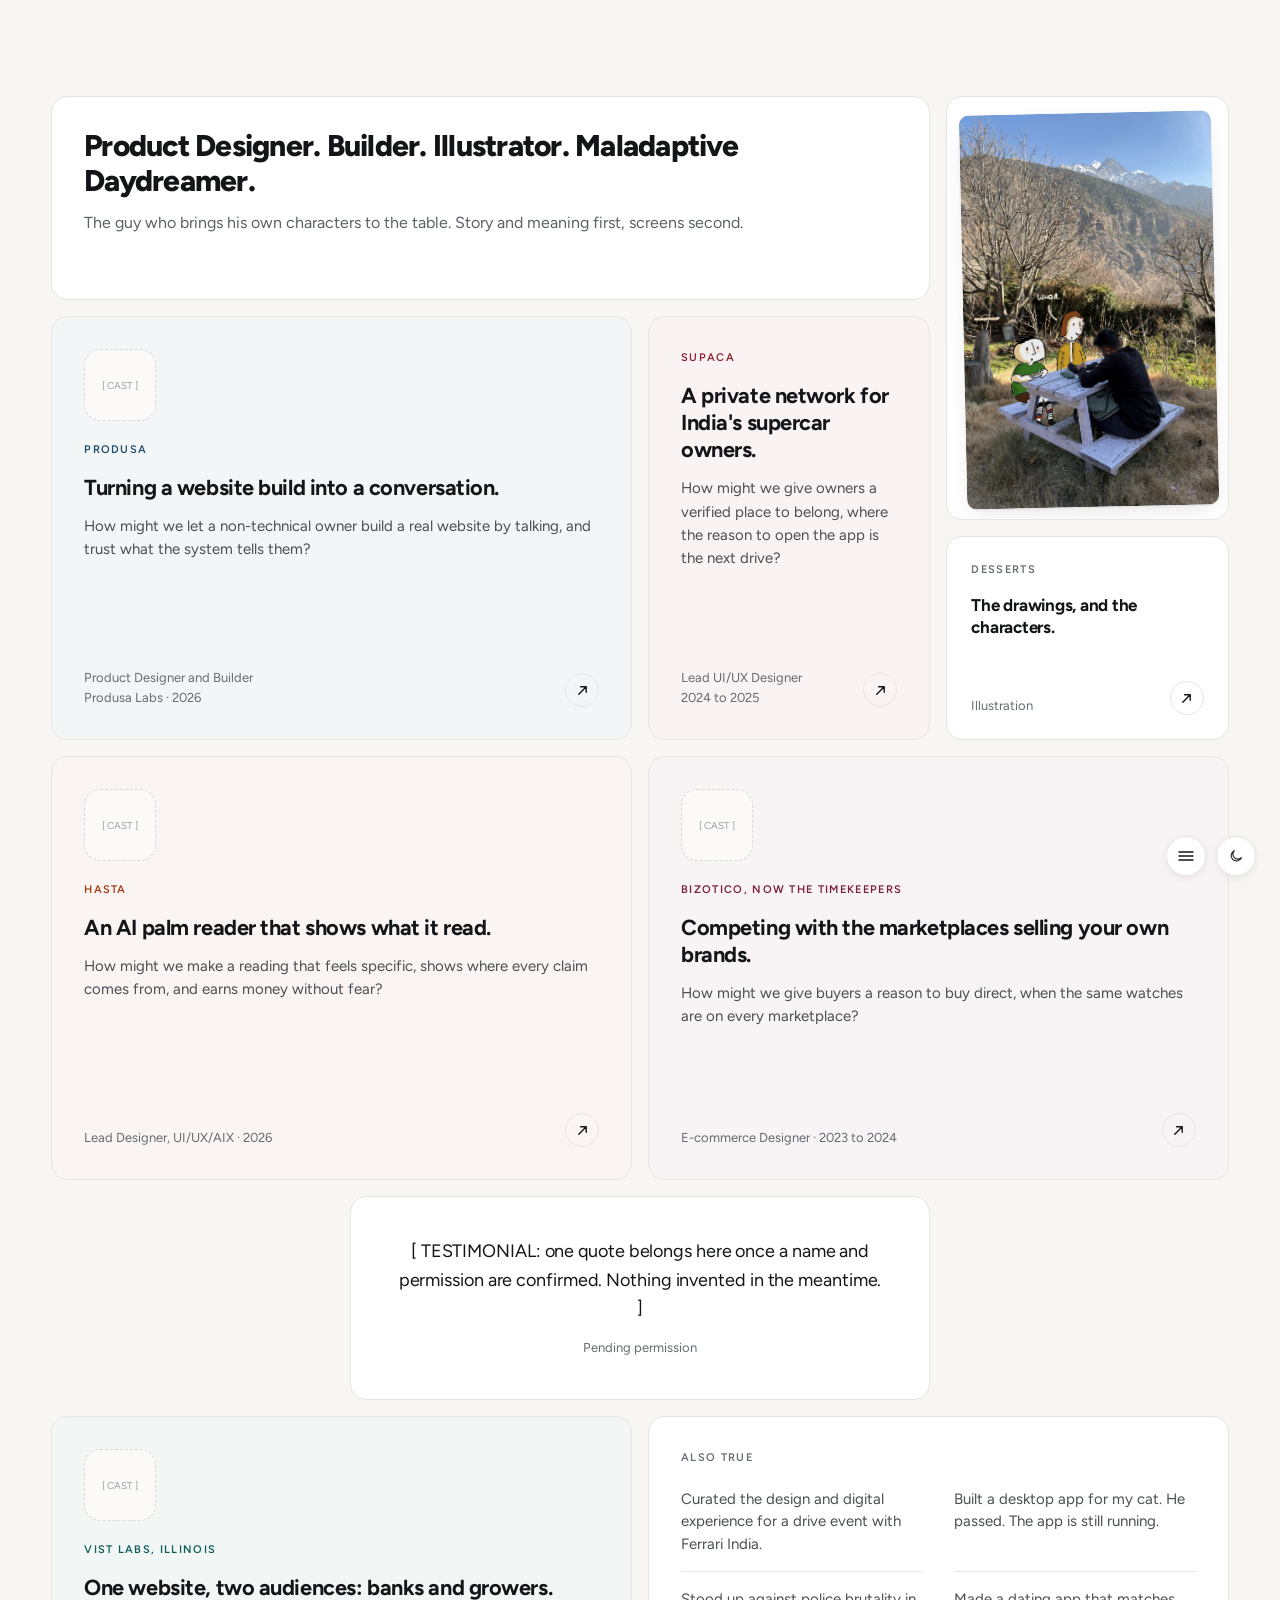
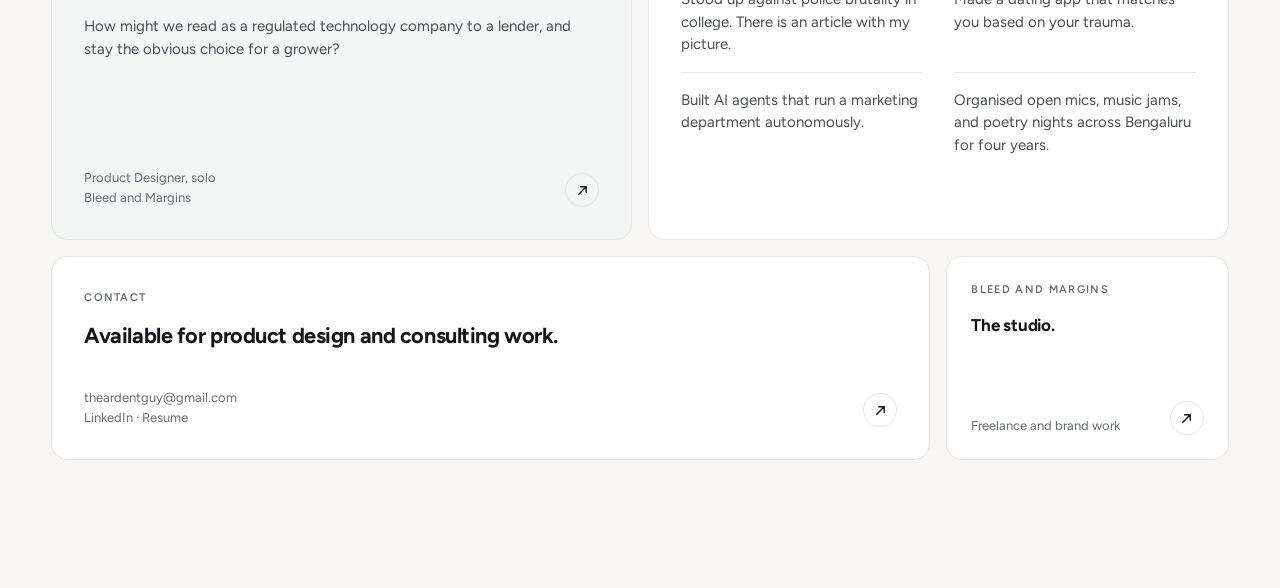
<file: explorations/grid/index.html>
<!DOCTYPE html>
<html lang="en" data-theme="light">
<head>
<meta charset="UTF-8">
<meta name="viewport" content="width=device-width, initial-scale=1">
<title>Grid version, frozen snapshot, Rishabh Jain, Product Designer</title>
<meta name="description" content="Rishabh Jain. Product designer, builder and illustrator. Story and meaning first, screens second. Case studies on Produsa, Supaca, Hasta, Bizotico and VIST Labs.">
<link rel="preconnect" href="https://fonts.googleapis.com">
<link rel="preconnect" href="https://fonts.gstatic.com" crossorigin>
<link href="https://fonts.googleapis.com/css2?family=Figtree:wght@400..800&display=swap" rel="stylesheet">
<link rel="stylesheet" href="./assets/style.css">
<script>(function(){try{var t=localStorage.getItem("theme");if(t!=="light"&&t!=="dark")t="light";document.documentElement.setAttribute("data-theme",t);}catch(e){}document.documentElement.classList.add("js");})();</script>
</head>
<body>

<div class="scroll-progress" aria-hidden="true"></div>

<div class="dock">
  <button class="dock__btn" id="navOpen" type="button" aria-label="Open menu" aria-expanded="false" aria-controls="navsheet">
    <svg viewBox="0 0 16 16" aria-hidden="true"><path d="M1 4h14M1 8h14M1 12h14" fill="none" stroke="currentColor" stroke-width="1.5" stroke-linecap="round"/></svg>
  </button>
  <button class="dock__btn theme-toggle" type="button" aria-label="Toggle dark mode"></button>
</div>

<div class="navsheet" id="navsheet" role="dialog" aria-modal="true" aria-label="Menu">
  <button class="navsheet__close" id="navClose" type="button" aria-label="Close menu">
    <svg viewBox="0 0 16 16" aria-hidden="true" style="width:14px;height:14px"><path d="M3 3l10 10M13 3L3 13" fill="none" stroke="currentColor" stroke-width="1.5" stroke-linecap="round"/></svg>
  </button>
  <ul class="navsheet__list">
    <li><a href="/#work">Work</a></li>
    <li><a href="/desserts.html">Desserts</a></li>
    <li><a href="/studio.html">Studio</a></li>
    <li><a href="/#contact">Contact</a></li>
    <li><a href="YOUR_DRIVE_LINK_HERE" target="_blank" rel="noopener">Resume</a></li>
  </ul>
</div>

<main>
  <div class="homewrap" id="work">

    <!-- The grid is the site. The row unit is 204px, derived from the
         portrait's 3:4 ratio, so every tile is either 204 or 424 tall and
         the mosaic cannot grow a hole. DOM order follows the four-column
         reading order, so tab order and the mobile stack are both right. -->
    <div class="bento">

      <section class="tile tile--plain a-intro" aria-label="Introduction">
        <h1 class="intro__lead">Product Designer. Builder. Illustrator. Maladaptive Daydreamer.</h1>
        <p class="intro__sub">The guy who brings his own characters to the table. Story and meaning first, screens second.</p>
      </section>

      <!-- Ballast, not content. No eyebrow, no title, no link: every other
           tile is a door, and a caption here would break that rule. -->
      <div class="tile tile--plain tile--portrait a-portrait" aria-hidden="true">
        <div class="print"><img src="./assets/hero.jpg" alt=""></div>
      </div>

      <a class="tile a-produsa" href="/produsa.html" style="--tile-acc: var(--acc-produsa);">
        <div class="cast cast--tile">[ CAST ]</div>
        <p class="tile__eyebrow">Produsa</p>
        <h2 class="tile__title">Turning a website build into a conversation.</h2>
        <p class="tile__hmw">How might we let a non-technical owner build a real website by talking, and trust what the system tells them?</p>
        <div class="tile__foot">
          <p class="tile__role">Product Designer and Builder<br>Produsa Labs &middot; 2026</p>
          <span class="tile__arrow" aria-hidden="true"><svg viewBox="0 0 14 14"><path d="M3 11 L11 3 M5 3 H11 V9" fill="none" stroke="currentColor" stroke-width="1.5" stroke-linecap="round" stroke-linejoin="round"/></svg></span>
        </div>
      </a>

      <a class="tile a-supaca" href="/supaca.html" style="--tile-acc: var(--acc-supaca);">
        <p class="tile__eyebrow">Supaca</p>
        <h2 class="tile__title">A private network for India's supercar owners.</h2>
        <p class="tile__hmw">How might we give owners a verified place to belong, where the reason to open the app is the next drive?</p>
        <div class="tile__foot">
          <p class="tile__role">Lead UI/UX Designer<br>2024 to 2025</p>
          <span class="tile__arrow" aria-hidden="true"><svg viewBox="0 0 14 14"><path d="M3 11 L11 3 M5 3 H11 V9" fill="none" stroke="currentColor" stroke-width="1.5" stroke-linecap="round" stroke-linejoin="round"/></svg></span>
        </div>
      </a>

      <a class="tile tile--sm tile--plain a-desserts" href="/desserts.html">
        <p class="tile__eyebrow">Desserts</p>
        <h2 class="tile__title">The drawings, and the characters.</h2>
        <div class="tile__foot">
          <p class="tile__role">Illustration</p>
          <span class="tile__arrow" aria-hidden="true"><svg viewBox="0 0 14 14"><path d="M3 11 L11 3 M5 3 H11 V9" fill="none" stroke="currentColor" stroke-width="1.5" stroke-linecap="round" stroke-linejoin="round"/></svg></span>
        </div>
      </a>

      <a class="tile a-hasta" href="/hasta.html" style="--tile-acc: var(--acc-hasta);">
        <div class="cast cast--tile">[ CAST ]</div>
        <p class="tile__eyebrow">Hasta</p>
        <h2 class="tile__title">An AI palm reader that shows what it read.</h2>
        <p class="tile__hmw">How might we make a reading that feels specific, shows where every claim comes from, and earns money without fear?</p>
        <div class="tile__foot">
          <p class="tile__role">Lead Designer, UI/UX/AIX &middot; 2026</p>
          <span class="tile__arrow" aria-hidden="true"><svg viewBox="0 0 14 14"><path d="M3 11 L11 3 M5 3 H11 V9" fill="none" stroke="currentColor" stroke-width="1.5" stroke-linecap="round" stroke-linejoin="round"/></svg></span>
        </div>
      </a>

      <a class="tile a-bizotico" href="/bizotico.html" style="--tile-acc: var(--acc-bizotico);">
        <div class="cast cast--tile">[ CAST ]</div>
        <p class="tile__eyebrow">Bizotico, now The Timekeepers</p>
        <h2 class="tile__title">Competing with the marketplaces selling your own brands.</h2>
        <p class="tile__hmw">How might we give buyers a reason to buy direct, when the same watches are on every marketplace?</p>
        <div class="tile__foot">
          <p class="tile__role">E-commerce Designer &middot; 2023 to 2024</p>
          <span class="tile__arrow" aria-hidden="true"><svg viewBox="0 0 14 14"><path d="M3 11 L11 3 M5 3 H11 V9" fill="none" stroke="currentColor" stroke-width="1.5" stroke-linecap="round" stroke-linejoin="round"/></svg></span>
        </div>
      </a>

      <!-- The only centre-aligned tile on the page, and the only one with
           48px side padding. Its distinction is alignment and air, not
           colour, and deliberately not an inverted dark panel. -->
      <section class="tile tile--plain tile--quote a-quote" aria-label="Testimonial">
        <p class="q">[ TESTIMONIAL: one quote belongs here once a name and permission are confirmed. Nothing invented in the meantime. ]</p>
        <p class="attr">Pending permission</p>
      </section>

      <a class="tile a-vistlabs" href="/vistlabs.html" style="--tile-acc: var(--acc-vistlabs);">
        <div class="cast cast--tile">[ CAST ]</div>
        <p class="tile__eyebrow">VIST Labs, Illinois</p>
        <h2 class="tile__title">One website, two audiences: banks and growers.</h2>
        <p class="tile__hmw">How might we read as a regulated technology company to a lender, and stay the obvious choice for a grower?</p>
        <div class="tile__foot">
          <p class="tile__role">Product Designer, solo<br>Bleed and Margins</p>
          <span class="tile__arrow" aria-hidden="true"><svg viewBox="0 0 14 14"><path d="M3 11 L11 3 M5 3 H11 V9" fill="none" stroke="currentColor" stroke-width="1.5" stroke-linecap="round" stroke-linejoin="round"/></svg></span>
        </div>
      </a>

      <!-- Six lines that used to sit behind six photographs that do not
           exist. No link and no accent wash, so it cannot be mistaken for
           a case study. -->
      <section class="tile tile--plain a-notes" aria-label="Also true">
        <p class="tile__eyebrow">Also true</p>
        <div class="notes__grid">
          <p class="notes__item">Curated the design and digital experience for a drive event with Ferrari India.</p>
          <p class="notes__item">Built a desktop app for my cat. He passed. The app is still running.</p>
          <p class="notes__item">Stood up against police brutality in college. There is an article with my picture.</p>
          <p class="notes__item">Made a dating app that matches you based on your trauma.</p>
          <p class="notes__item">Built AI agents that run a marketing department autonomously.</p>
          <p class="notes__item">Organised open mics, music jams, and poetry nights across Bengaluru for four years.</p>
        </div>
      </section>

      <section class="tile tile--plain a-contact" id="contact" aria-label="Contact">
        <p class="tile__eyebrow">Contact</p>
        <h2 class="tile__title">Available for product design and consulting work.</h2>
        <div class="tile__foot">
          <p class="tile__role">
            <a href="mailto:theardentguy@gmail.com">theardentguy@gmail.com</a><br>
            <a href="YOUR_LINKEDIN_URL" target="_blank" rel="noopener">LinkedIn</a>
            &middot;
            <a href="YOUR_DRIVE_LINK_HERE" target="_blank" rel="noopener">Resume</a>
          </p>
          <span class="tile__arrow" aria-hidden="true"><svg viewBox="0 0 14 14"><path d="M3 11 L11 3 M5 3 H11 V9" fill="none" stroke="currentColor" stroke-width="1.5" stroke-linecap="round" stroke-linejoin="round"/></svg></span>
        </div>
      </section>

      <a class="tile tile--sm tile--plain a-studio" href="/studio.html">
        <p class="tile__eyebrow">Bleed and Margins</p>
        <h2 class="tile__title">The studio.</h2>
        <div class="tile__foot">
          <p class="tile__role">Freelance and brand work</p>
          <span class="tile__arrow" aria-hidden="true"><svg viewBox="0 0 14 14"><path d="M3 11 L11 3 M5 3 H11 V9" fill="none" stroke="currentColor" stroke-width="1.5" stroke-linecap="round" stroke-linejoin="round"/></svg></span>
        </div>
      </a>

    </div>
  </div>
</main>

<script src="./assets/main.js"></script>
</body>
</html>
</file>
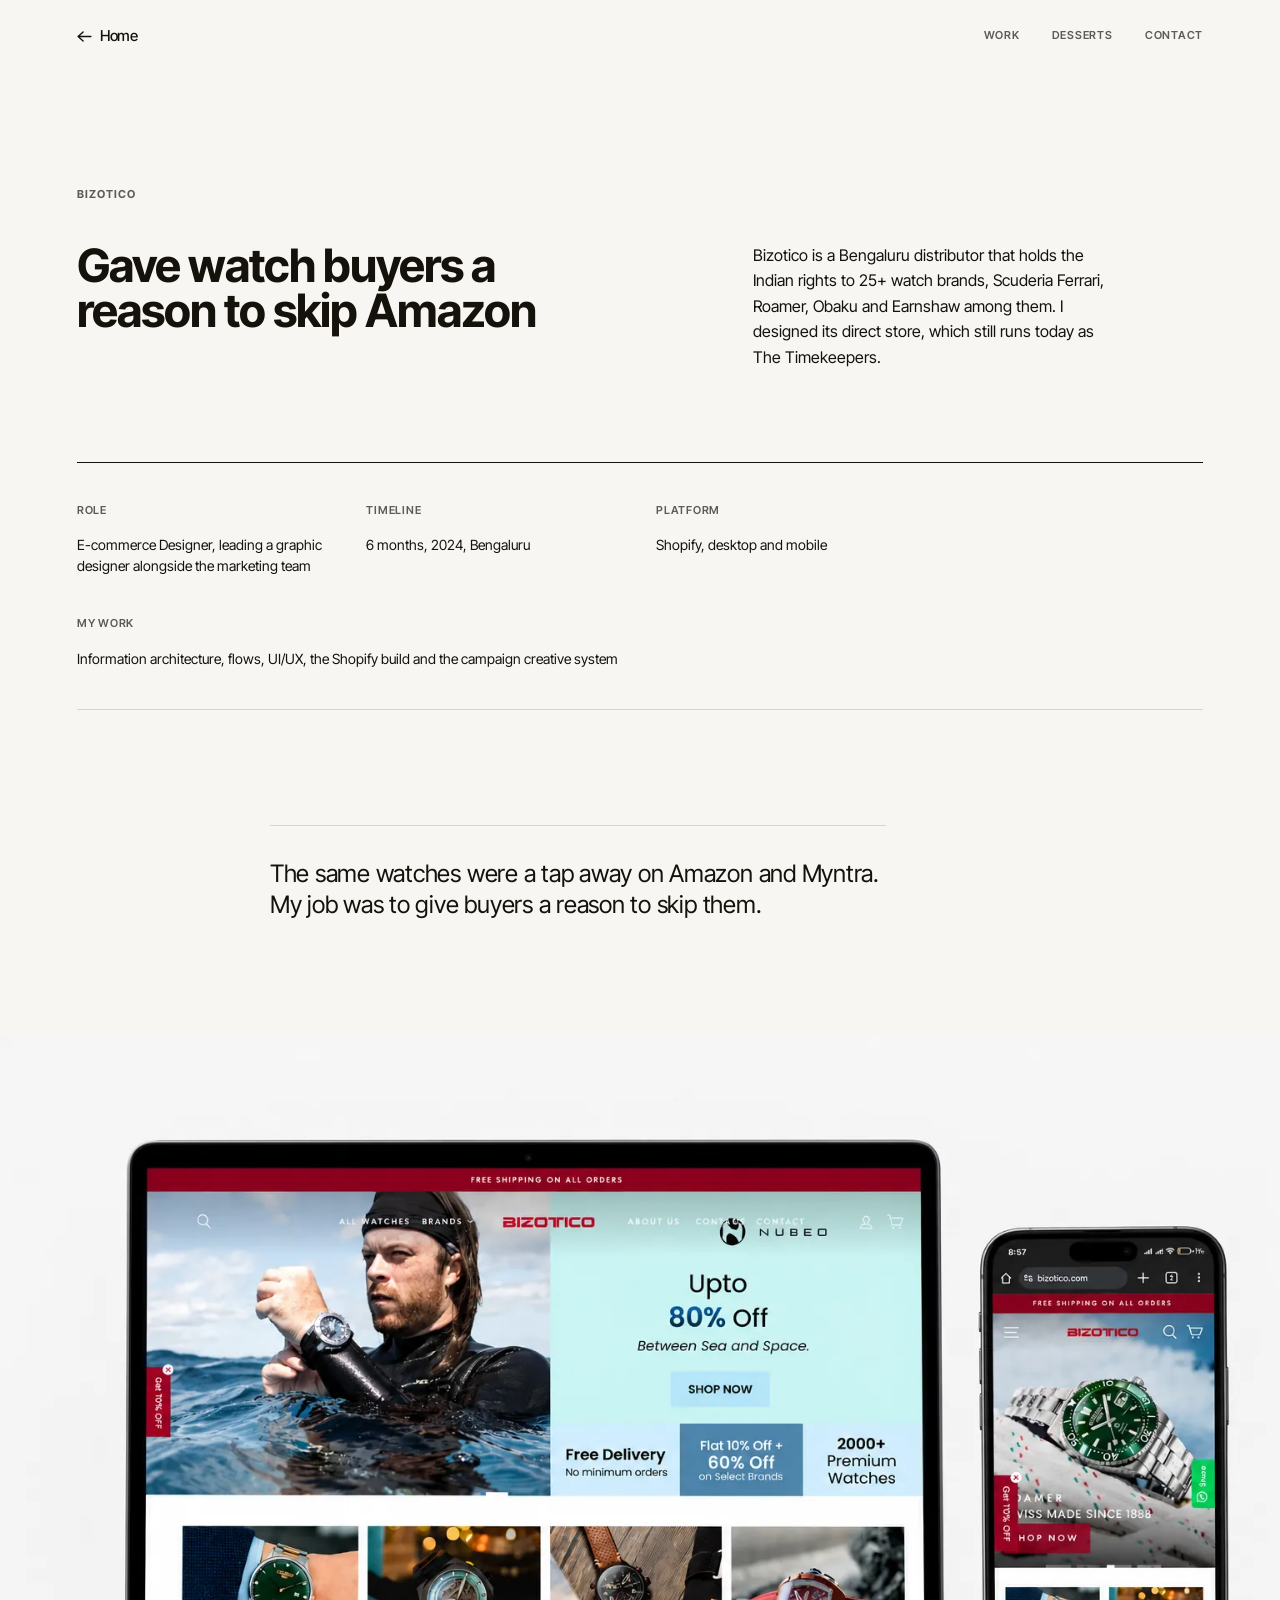
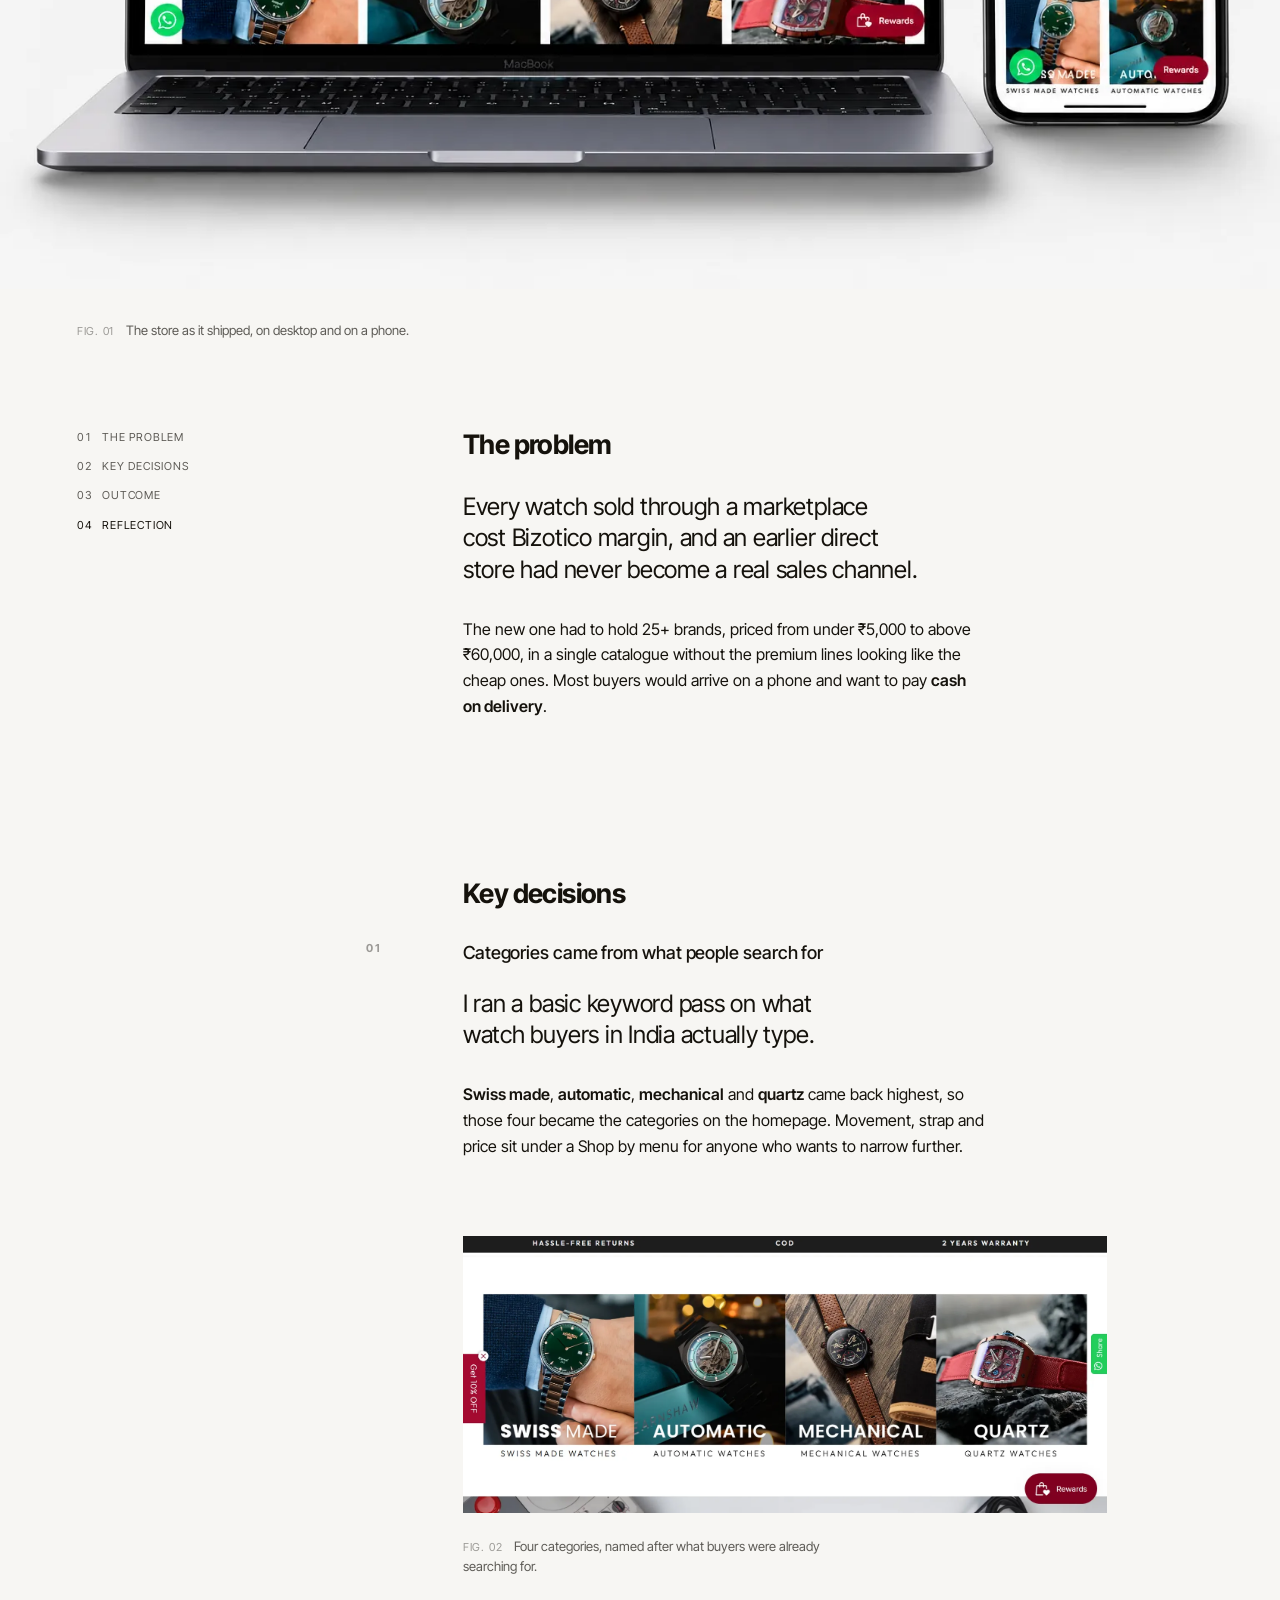
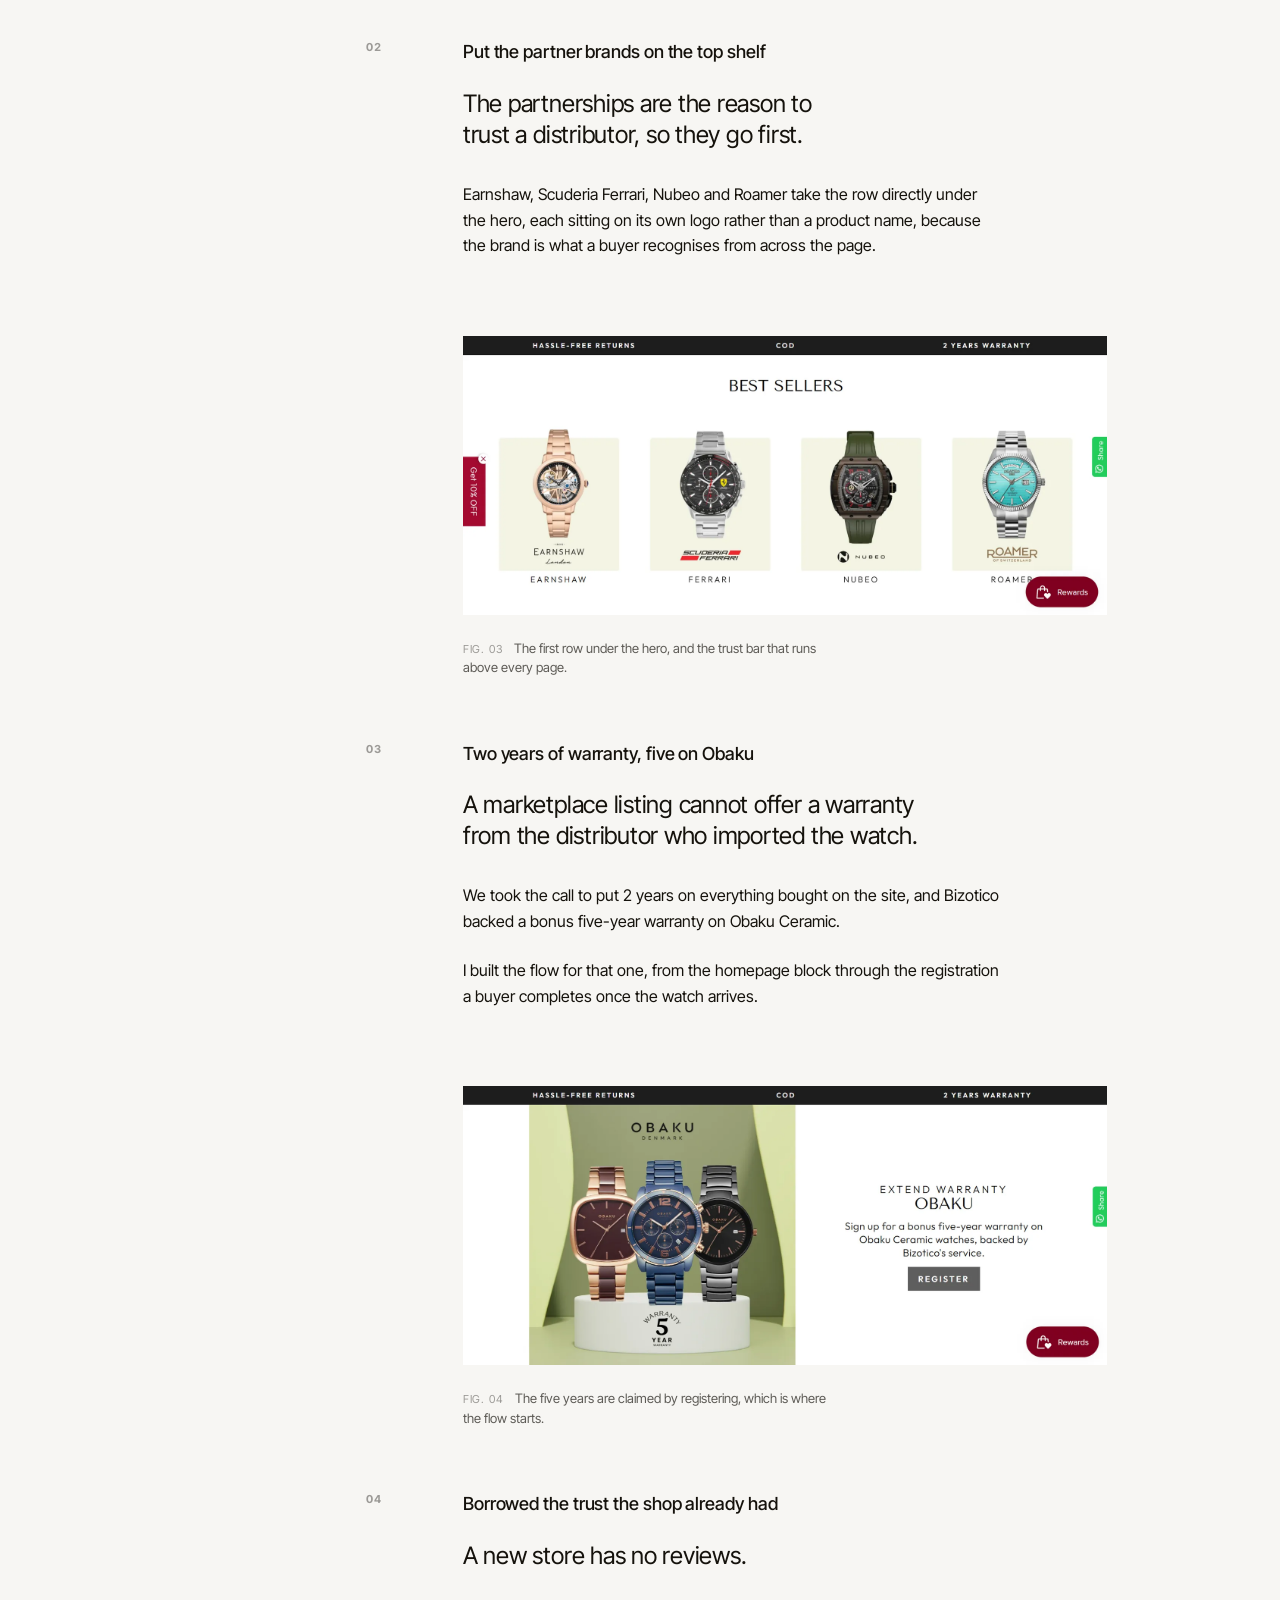
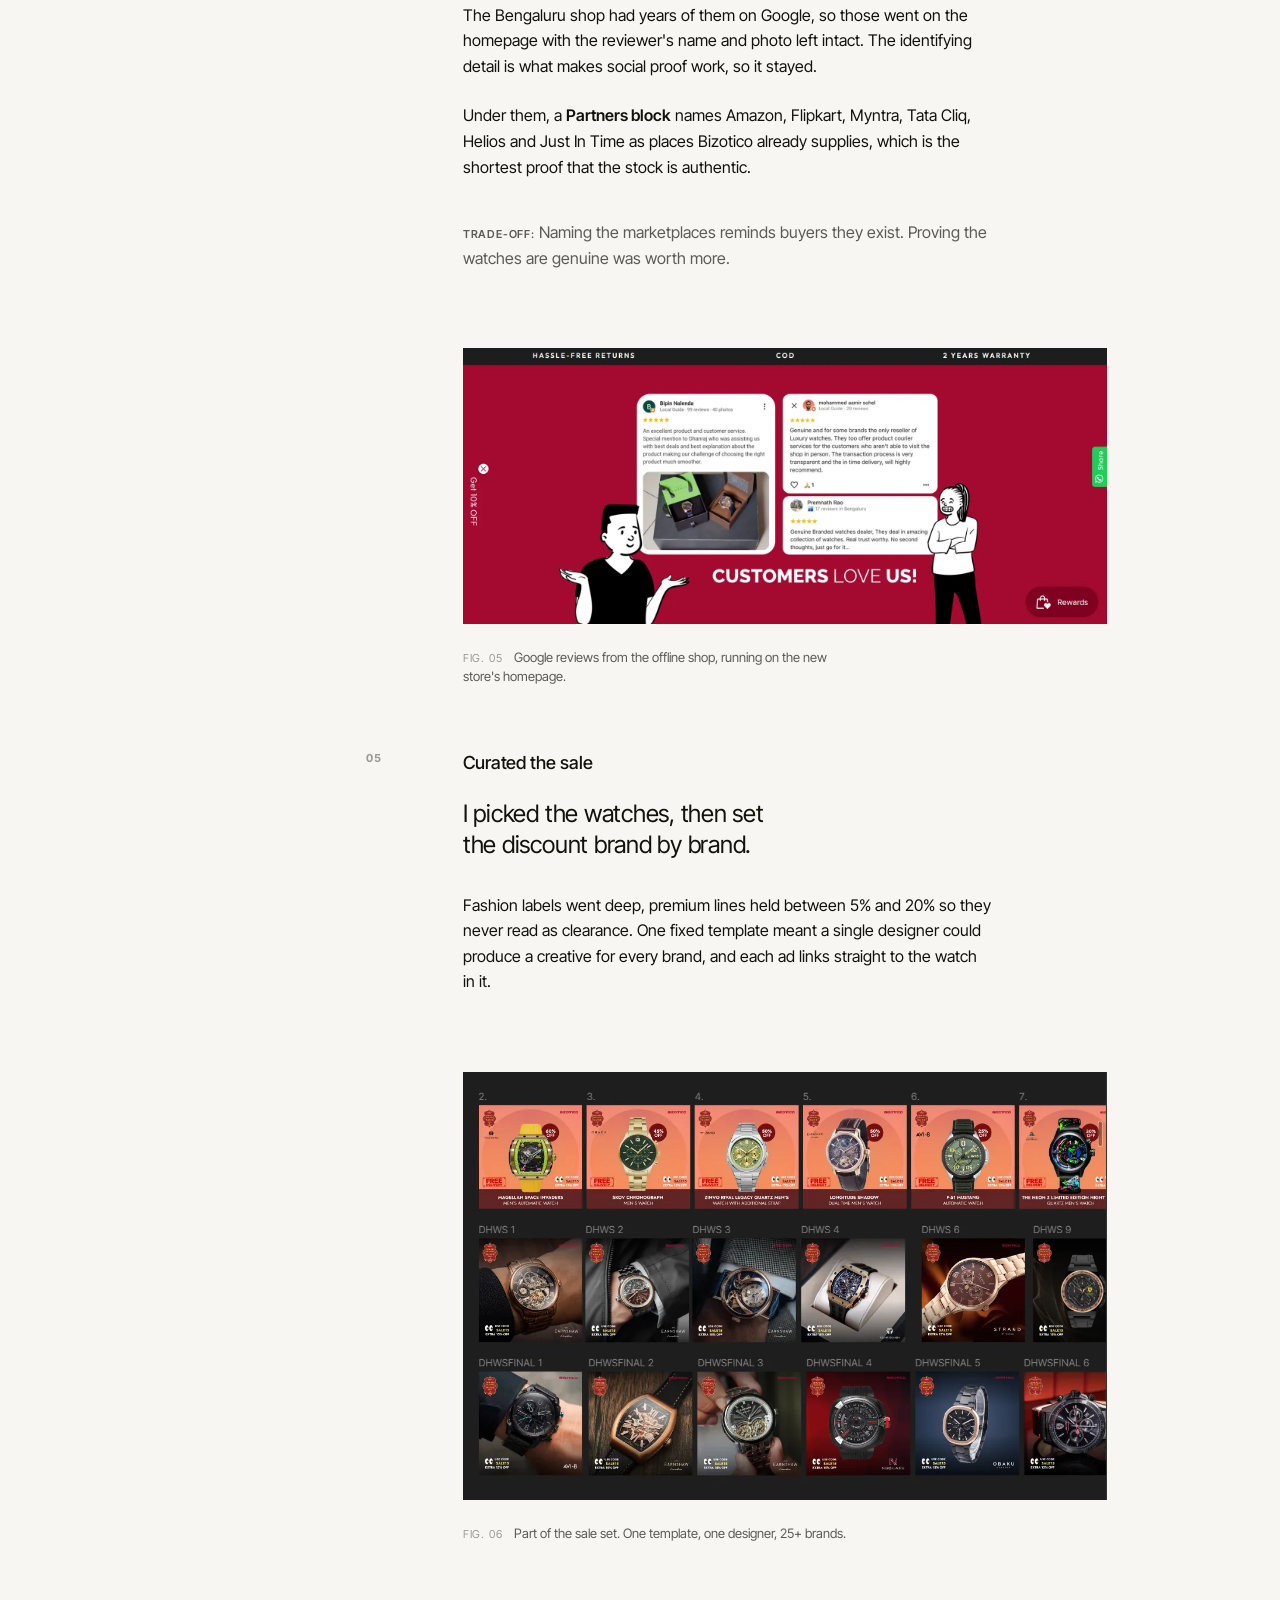
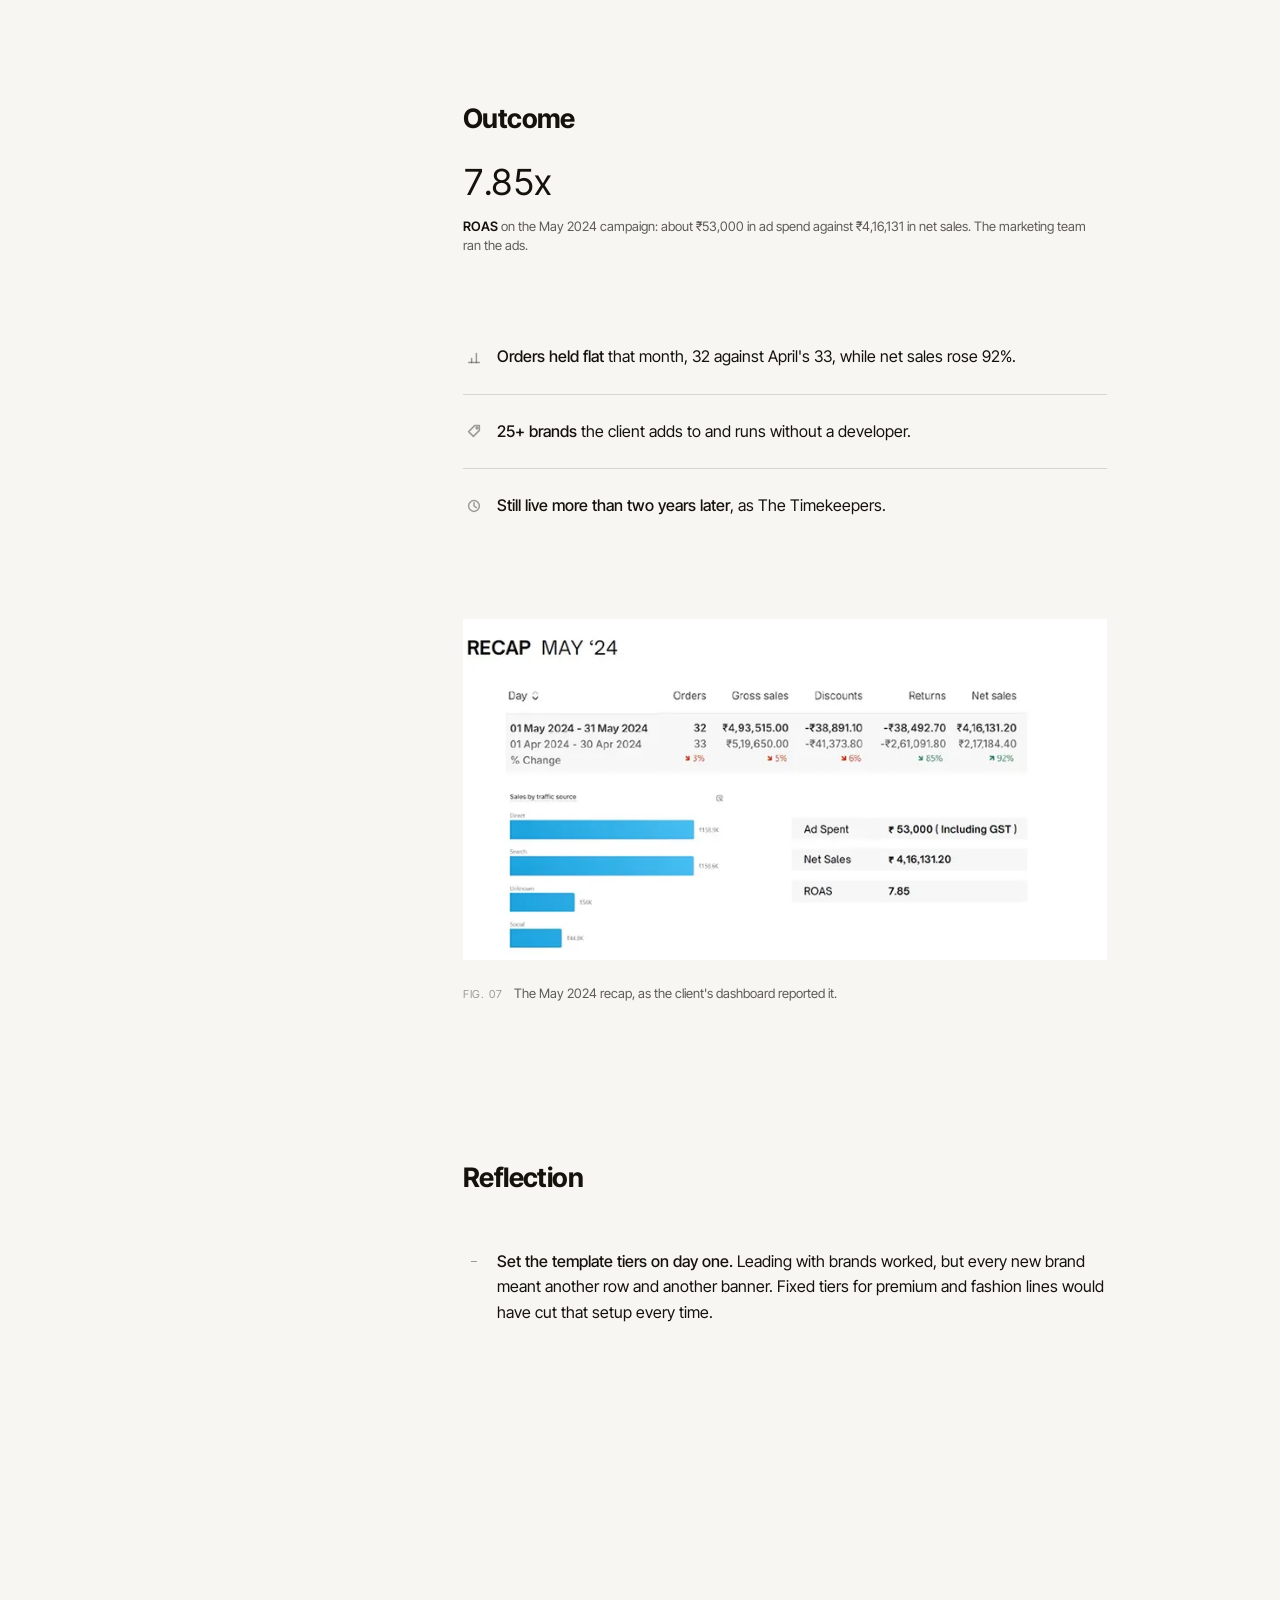
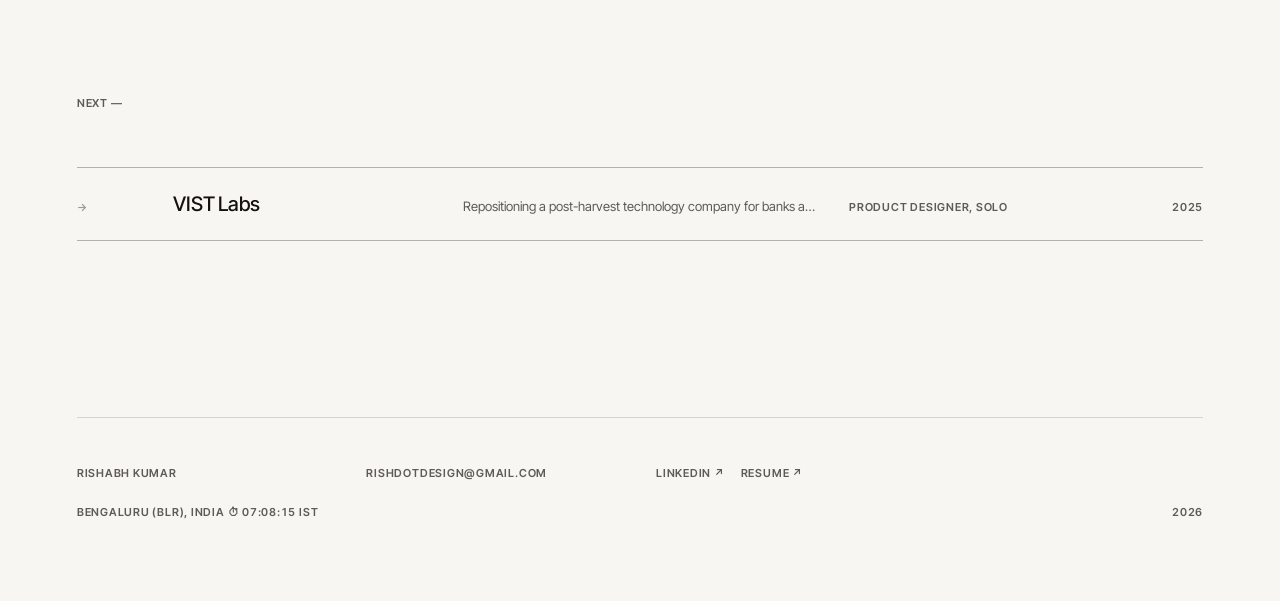
<file: bizotico.html>
<!DOCTYPE html>
<html lang="en" data-case>
<head>
<meta charset="UTF-8">
<meta name="viewport" content="width=device-width, initial-scale=1">
<title>Bizotico, a distributor's own D2C watch store</title>
<meta name="description" content="Designing a Bengaluru watch distributor's own store so buyers had a reason to skip the marketplaces selling the same watches. Case study by Rishabh Kumar.">
<link rel="icon" href="/favicon.ico" sizes="any">
<link rel="icon" type="image/svg+xml" href="/assets/favicon.svg">
<link rel="icon" type="image/png" sizes="32x32" href="/assets/icon-32.png">
<link rel="apple-touch-icon" href="/assets/apple-touch-icon.png">
<link rel="manifest" href="/site.webmanifest">
<meta name="theme-color" content="#F5F0E8">
<meta name="author" content="Rishabh Kumar">
<link rel="canonical" href="https://rish.design/bizotico.html">
<meta property="og:type" content="article">
<meta property="og:site_name" content="Rishabh Kumar">
<meta property="og:locale" content="en_US">
<meta property="og:title" content="Bizotico, a distributor's own D2C watch store">
<meta property="og:description" content="Designing a Bengaluru watch distributor's own store so buyers had a reason to skip the marketplaces selling the same watches. Case study by Rishabh Kumar.">
<meta property="og:url" content="https://rish.design/bizotico.html">
<meta property="og:image" content="https://rish.design/assets/og/bizotico.jpg">
<meta property="og:image:width" content="1200">
<meta property="og:image:height" content="630">
<meta property="og:image:alt" content="Bizotico, a distributor's own D2C watch store">
<meta name="twitter:card" content="summary_large_image">
<meta name="twitter:title" content="Bizotico, a distributor's own D2C watch store">
<meta name="twitter:description" content="Designing a Bengaluru watch distributor's own store so buyers had a reason to skip the marketplaces selling the same watches. Case study by Rishabh Kumar.">
<meta name="twitter:image" content="https://rish.design/assets/og/bizotico.jpg">

<link rel="preconnect" href="https://fonts.googleapis.com">
<link rel="preconnect" href="https://fonts.gstatic.com" crossorigin>
<link rel="stylesheet"
      href="https://fonts.googleapis.com/css2?family=Inter+Tight:wght@400;500;600;700;800;900&display=swap">
<link rel="stylesheet" href="/assets/case.css">
<link rel="stylesheet" href="/assets/v2.css">
<link rel="stylesheet" href="/assets/swiss.css">
<link rel="stylesheet" href="/assets/notebook.css">
<link rel="stylesheet" href="/assets/redo.css">
<link rel="stylesheet" href="/assets/case-extras.css">
<script>document.documentElement.setAttribute("data-theme","light");document.documentElement.classList.add("js");</script>
</head>
<body style="--dot: var(--dot-bizotico)">

<div class="wrap">

  <header class="snav">
    <a class="snav__mark snav__back" href="/" aria-label="Home"><svg viewBox="0 0 16 12" aria-hidden="true"><path d="M6.5 1 L1 6 L6.5 11 M1 6 H15" fill="none" stroke="currentColor" stroke-width="1.5" stroke-linecap="round" stroke-linejoin="round"/></svg>Home</a>
    <nav class="snav__links" aria-label="Site">
      <a href="/#work">Work</a>
      <a href="/desserts.html">Desserts</a>
      <a href="/#contact">Contact</a>
    </nav>
    <button class="snav__tool snav__menu" type="button" data-menu aria-expanded="false" aria-controls="sheet">Menu</button>
  </header>

  <div class="sheet" id="sheet">
    <button class="snav__tool sheet__close" type="button" data-menu-close>Close</button>
    <a href="/#work">Work</a>
    <a href="/desserts.html">Desserts</a>
    <a href="/#contact">Contact</a>
  </div>


  <header class="head">
    <p class="eyebrow">Bizotico</p>
    <h1>Gave watch buyers a reason to skip Amazon</h1>
    <p class="standfirst">Bizotico is a Bengaluru distributor that holds the Indian rights to 25+ watch brands, Scuderia Ferrari, Roamer, Obaku and Earnshaw among them. I designed its direct store, which still runs today as The Timekeepers.</p>
  </header>

    <dl class="mstrip">
      <div class="mstrip__i">
        <dt>Role</dt>
        <dd>E-commerce Designer, leading a graphic designer alongside the marketing team</dd>
      </div>
      <div class="mstrip__i">
        <dt>Timeline</dt>
        <dd>6 months, 2024, Bengaluru</dd>
      </div>
      <div class="mstrip__i">
        <dt>Platform</dt>
        <dd>Shopify, desktop and mobile</dd>
      </div>
      <div class="mstrip__i mstrip__i--wide">
        <dt>My work</dt>
        <dd>Information architecture, flows, UI/UX, the Shopify build and the campaign creative system</dd>
      </div>
    </dl>

    <div class="grid">
      <p class="lead-note">The same watches were a tap away on Amazon and Myntra. My job was to give buyers a reason to skip them.</p>
    </div>

    <figure class="fullbleed">
      <div class="media media--bare">
        <img src="/assets/media/bizo-hero.webp" width="1536" height="1024" decoding="async"
         alt="The Bizotico storefront on a laptop and a phone. The desktop hero reads Upto 80% Off, Between Sea and Space, beside a photograph of a diver surfacing with a watch on his wrist.">
      </div>
      <figcaption data-fig="01">The store as it shipped, on desktop and on a phone.</figcaption>
        </figure>

  <div class="layout">
    <nav class="chapters" aria-label="Chapters"></nav>

    <main class="col">


      <section id="problem">
        <h2>The problem</h2>
        <p class="lede">Every watch sold through a marketplace cost Bizotico margin, and an earlier direct store had never become a real sales channel.</p>

        <p>The new one had to hold 25+ brands, priced from under &#8377;5,000 to above &#8377;60,000, in a single catalogue without the premium lines looking like the cheap ones. Most buyers would arrive on a phone and want to pay <strong>cash on delivery</strong>.</p>
      </section>

      <section id="decisions">
        <h2>Key decisions</h2>

        <article class="decision" id="d1">
          <span class="decision__n">01</span>
          <h3>Categories came from what people search for</h3>
          <p class="lede">I ran a basic keyword pass on what watch buyers in India actually type.</p>

          <p><strong>Swiss made</strong>, <strong>automatic</strong>, <strong>mechanical</strong> and <strong>quartz</strong> came back highest, so those four became the categories on the homepage. Movement, strap and price sit under a Shop by menu for anyone who wants to narrow further.</p>
          <figure class="bleed">
            <div class="media media--light">
              <img src="/assets/media/bizo-categories.webp" width="1700" height="733" loading="lazy" decoding="async"
                   alt="Four category tiles across the homepage, each a watch photograph with the category set over it in white capitals: Swiss Made, Automatic, Mechanical and Quartz.">
            </div>
            <figcaption data-fig="02">Four categories, named after what buyers were already searching for.</figcaption>
          </figure>
        </article>

        <article class="decision" id="d2">
          <span class="decision__n">02</span>
          <h3>Put the partner brands on the top shelf</h3>
          <p class="lede">The partnerships are the reason to trust a distributor, so they go first.</p>

          <p>Earnshaw, Scuderia Ferrari, Nubeo and Roamer take the row directly under the hero, each sitting on its own logo rather than a product name, because the brand is what a buyer recognises from across the page.</p>
          <figure class="bleed">
            <div class="media media--light">
              <img src="/assets/media/bizo-bestsellers.webp" width="1700" height="736" loading="lazy" decoding="async"
                   alt="A Best Sellers row of four watches on pale green tiles, each with the brand logo under it: Earnshaw, Scuderia Ferrari, Nubeo and Roamer. A black bar above reads Hassle-free returns, COD, 2 Years Warranty.">
            </div>
            <figcaption data-fig="03">The first row under the hero, and the trust bar that runs above every page.</figcaption>
          </figure>
        </article>

        <article class="decision" id="d3">
          <span class="decision__n">03</span>
          <h3>Two years of warranty, five on Obaku</h3>
          <p class="lede">A marketplace listing cannot offer a warranty from the distributor who imported the watch.</p>

          <p>We took the call to put 2 years on everything bought on the site, and Bizotico backed a bonus five-year warranty on Obaku Ceramic.</p>
          <p>I built the flow for that one, from the homepage block through the registration a buyer completes once the watch arrives.</p>
          <figure class="bleed">
            <div class="media media--light">
              <img src="/assets/media/bizo-obaku.webp" width="1700" height="736" loading="lazy" decoding="async"
                   alt="The Obaku warranty block. Three Obaku Ceramic watches on a green set beside the heading Extend Warranty, Obaku, an offer of a bonus five-year warranty backed by Bizotico's service, and a Register button.">
            </div>
            <figcaption data-fig="04">The five years are claimed by registering, which is where the flow starts.</figcaption>
          </figure>
        </article>

        <article class="decision" id="d4">
          <span class="decision__n">04</span>
          <h3>Borrowed the trust the shop already had</h3>
          <p class="lede">A new store has no reviews.</p>

          <p>The Bengaluru shop had years of them on Google, so those went on the homepage with the reviewer's name and photo left intact. The identifying detail is what makes social proof work, so it stayed.</p>
          <p>Under them, a <strong>Partners block</strong> names Amazon, Flipkart, Myntra, Tata Cliq, Helios and Just In Time as places Bizotico already supplies, which is the shortest proof that the stock is authentic.</p>
          <p class="why"><b>Trade-off:</b> Naming the marketplaces reminds buyers they exist. Proving the watches are genuine was worth more.</p>
          <figure class="bleed">
            <div class="media media--bare">
              <img src="/assets/media/bizo-reviews.webp" width="1700" height="728" loading="lazy" decoding="async"
                   alt="Three five-star Google reviews on a deep red homepage band, each with the reviewer's name, photo and review count, under the heading Customers Love Us.">
            </div>
            <figcaption data-fig="05">Google reviews from the offline shop, running on the new store's homepage.</figcaption>
          </figure>
        </article>

        <article class="decision" id="d5">
          <span class="decision__n">05</span>
          <h3>Curated the sale</h3>
          <p class="lede">I picked the watches, then set the discount brand by brand.</p>

          <p>Fashion labels went deep, premium lines held between 5% and 20% so they never read as clearance. One fixed template meant a single designer could produce a creative for every brand, and each ad links straight to the watch in it.</p>
          <figure class="bleed">
            <div class="media media--light">
              <img src="/assets/media/bizo-sale.webp" width="1102" height="733" loading="lazy" decoding="async"
                   alt="Rows of sale creatives laid out in a grid. Each one uses the same template: a watch photograph, the Bizotico mark, a discount badge and a promo code.">
            </div>
            <figcaption data-fig="06">Part of the sale set. One template, one designer, 25+ brands.</figcaption>
          </figure>
        </article>
      </section>

      <section id="outcome">
        <h2>Outcome</h2>
        <ul class="stats">
          <li class="stat"><span class="stat__n">7.85x</span><span class="stat__s sub"><strong>ROAS</strong> on the May 2024 campaign: about &#8377;53,000 in ad spend against &#8377;4,16,131 in net sales. The marketing team ran the ads.</span></li>
        </ul>
        <ul class="plain principles ico-list">
          <li><svg class="ico" viewBox="0 0 16 16" aria-hidden="true"><path d="M2.6 13.4h10.8"/><path d="M5.6 13.4V9.4"/><path d="M10.4 13.4V4.6"/></svg><b>Orders held flat</b> that month, 32 against April's 33, while net sales rose 92%.</li>
          <li><svg class="ico" viewBox="0 0 16 16" aria-hidden="true"><path d="M8.6 2.6h4.8v4.8l-6 6-4.8-4.8z"/><circle cx="11" cy="5" r=".9"/></svg><b>25+ brands</b> the client adds to and runs without a developer.</li>
          <li><svg class="ico" viewBox="0 0 16 16" aria-hidden="true"><circle cx="8" cy="8" r="5.4"/><path d="M8 4.8V8l2.4 1.6"/></svg><b>Still live more than two years later</b>, as The Timekeepers.</li>
        </ul>
        <figure class="narrow">
          <div class="media media--light">
            <img src="/assets/media/bizo-recap.webp" width="740" height="391" loading="lazy" decoding="async"
                 alt="The May 2024 recap: 32 orders and net sales of 4,16,131.20 rupees against April's 33 orders and 2,17,184.40, with ad spend of 53,000 rupees and a ROAS of 7.85.">
          </div>
          <figcaption data-fig="07">The May 2024 recap, as the client's dashboard reported it.</figcaption>
        </figure>
      </section>

      <section id="reflection">
        <h2>Reflection</h2>
        <ul class="plain principles">
          <li><b>Set the template tiers on day one.</b> Leading with brands worked, but every new brand meant another row and another banner. Fixed tiers for premium and fashion lines would have cut that setup every time.</li>
        </ul>
      </section>

    </main>

  </div>

  <section class="nextp" aria-labelledby="nextLabel">
    <p class="label nb-note" id="nextLabel">Next &mdash;</p>
    <div class="idx">
      <a class="idx-row" href="/vistlabs.html" style="--dot: var(--dot-vistlabs)" data-thumb="/assets/media/vist-band-16x10.webp" aria-label="VIST Labs: Repositioning a post-harvest technology company for banks and growers. Product Designer, solo, 2025.">
        <span class="idx-row__in">
          <span class="idx-no label u-tab" aria-hidden="true">&rarr;</span>
          <span class="idx-name">VIST Labs</span>
          <span class="idx-line sub">Repositioning a post-harvest technology company for banks and growers</span>
          <span class="idx-role label">Product Designer, solo</span>
          <span class="idx-year label">2025</span>
        </span>
      </a>
    </div>
  </section>

  <footer class="sfoot">
    <div class="sfoot__grid label">
      <span class="sfoot__who">Rishabh Kumar</span>
      <a class="sfoot__mail" href="mailto:rishdotdesign@gmail.com">rishdotdesign@gmail.com</a>
      <span class="sfoot__out">
        <a href="https://www.linkedin.com/in/rishabhkumarr" target="_blank" rel="noopener">LinkedIn <span aria-hidden="true">&#8599;</span></a>
        <a href="/assets/Rishabh-Kumar-Resume.pdf" target="_blank" rel="noopener">Resume <span aria-hidden="true">&#8599;</span></a>
      </span>
          <span class="nb-clock" data-clock hidden>Bengaluru (BLR), India <span aria-hidden="true">&#9201;</span> <time aria-live="off"></time> IST</span>
    <span class="sfoot__end"><span class="u-tab">2026</span></span>
    </div>
  </footer>

</div>

<script src="/assets/swiss.js"></script>
<script src="/assets/notebook.js"></script>
<script src="/assets/redo.js"></script>

</body>
</html>
</file>
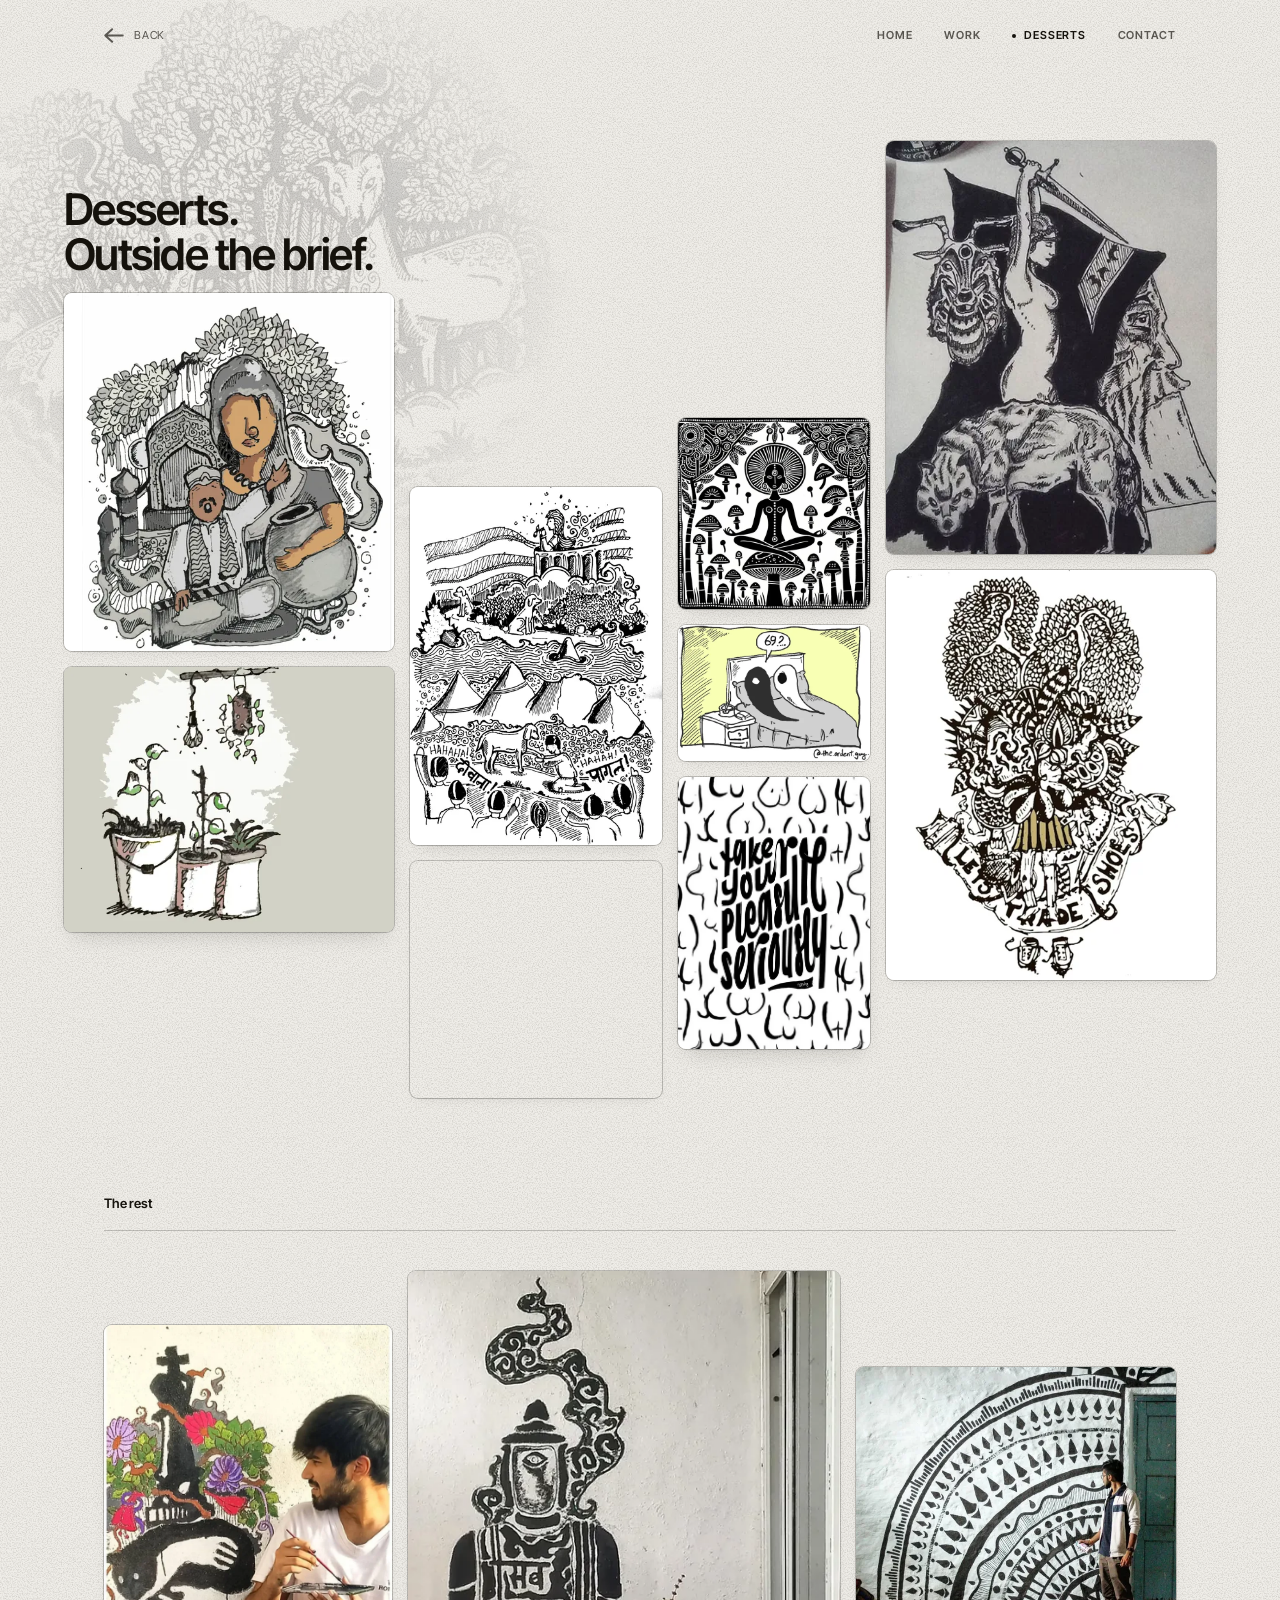
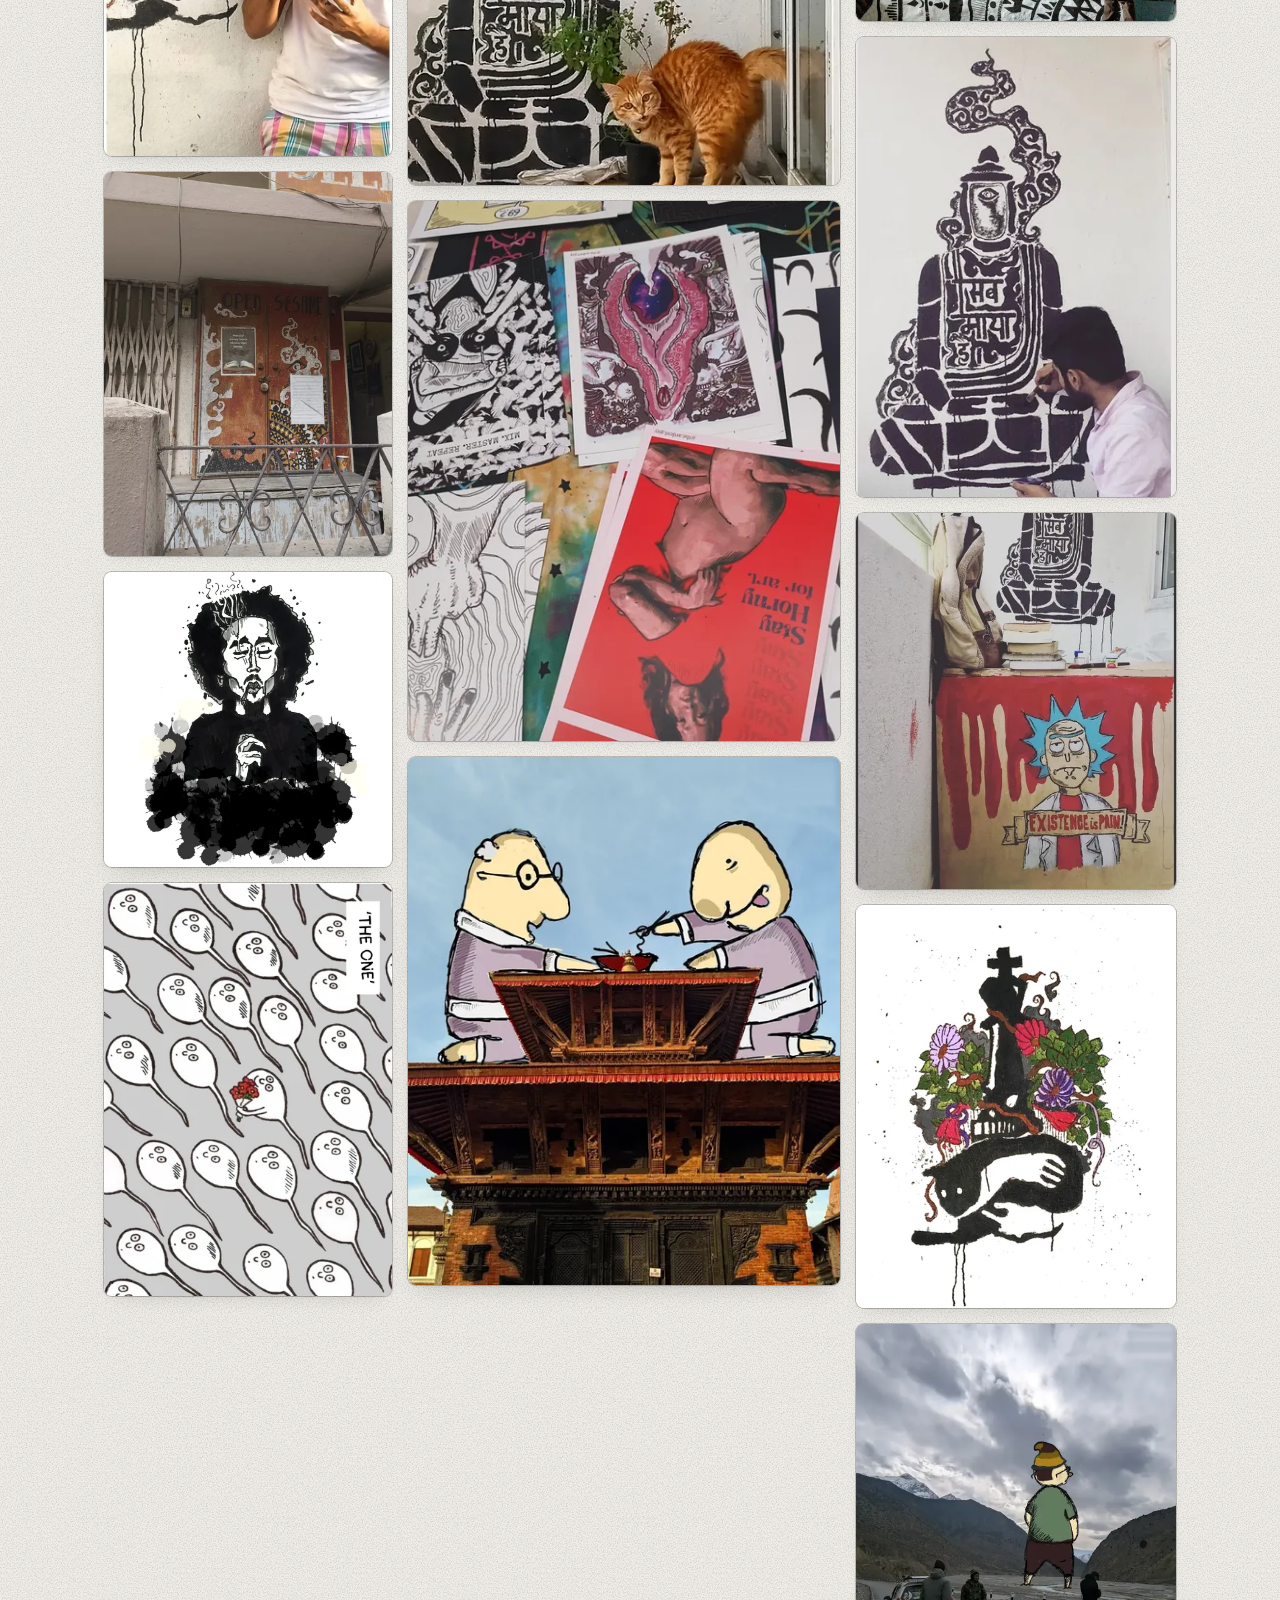
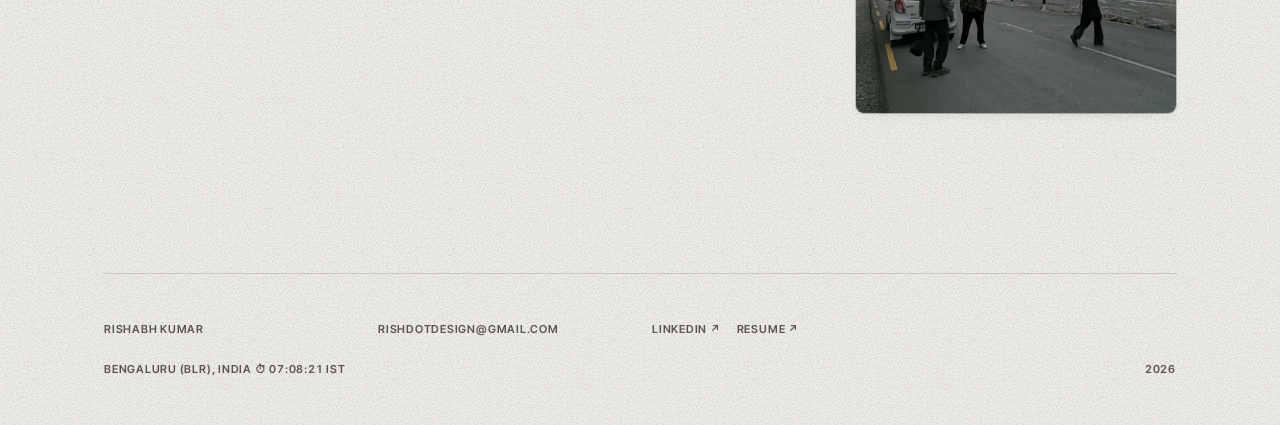
<file: desserts.html>
<!DOCTYPE html>
<html lang="en" data-theme="light" data-dark>
<head>
<meta charset="UTF-8">
<meta name="viewport" content="width=device-width, initial-scale=1">
<title>Desserts, things made outside the brief</title>
<meta name="description" content="Walls, murals, political satire, illustrations, posters, an animated show in progress, and apps that should not exist but do. The other things Rishabh Kumar makes.">
<link rel="icon" href="/favicon.ico" sizes="any">
<link rel="icon" type="image/svg+xml" href="/assets/favicon.svg">
<link rel="icon" type="image/png" sizes="32x32" href="/assets/icon-32.png">
<link rel="apple-touch-icon" href="/assets/apple-touch-icon.png">
<link rel="manifest" href="/site.webmanifest">
<meta name="theme-color" content="#F5F0E8">
<meta name="author" content="Rishabh Kumar">
<link rel="canonical" href="https://rish.design/desserts.html">
<meta property="og:type" content="website">
<meta property="og:site_name" content="Rishabh Kumar">
<meta property="og:locale" content="en_US">
<meta property="og:title" content="Desserts, things made outside the brief">
<meta property="og:description" content="Walls, murals, political satire, illustrations, posters, an animated show in progress, and apps that should not exist but do. The other things Rishabh Kumar makes.">
<meta property="og:url" content="https://rish.design/desserts.html">
<meta property="og:image" content="https://rish.design/assets/og/desserts.jpg">
<meta property="og:image:width" content="1200">
<meta property="og:image:height" content="630">
<meta property="og:image:alt" content="Desserts, things made outside the brief">
<meta name="twitter:card" content="summary_large_image">
<meta name="twitter:title" content="Desserts, things made outside the brief">
<meta name="twitter:description" content="Walls, murals, political satire, illustrations, posters, an animated show in progress, and apps that should not exist but do. The other things Rishabh Kumar makes.">
<meta name="twitter:image" content="https://rish.design/assets/og/desserts.jpg">

<link rel="preconnect" href="https://fonts.googleapis.com">
<link rel="preconnect" href="https://fonts.gstatic.com" crossorigin>
<link rel="stylesheet"
      href="https://fonts.googleapis.com/css2?family=Inter+Tight:wght@400;500;600;700;800;900&display=swap">
<link rel="stylesheet" href="/assets/style.css">
<link rel="stylesheet" href="/assets/v2.css">
<link rel="stylesheet" href="/assets/swiss.css">
<link rel="stylesheet" href="/assets/notebook.css">
<link rel="stylesheet" href="/assets/redo.css">
<link rel="stylesheet" href="/assets/desserts.css">
<script>document.documentElement.setAttribute("data-theme","light");document.documentElement.classList.add("js");</script>
</head>
<body class="dsrt">

<div class="wrap">
  <header class="snav">
    <!-- Back sits where the name used to. It is a real link to the home
         page, so it works with no JS; desserts.js upgrades it to a step
         back through history when there is a history to step back into.
         HOME is a separate tab in the nav, and always goes home. -->
    <a class="snav__back" href="/" data-back>
      <svg viewBox="0 0 16 12" aria-hidden="true"><path d="M6.5 1 L1 6 L6.5 11 M1 6 H15" fill="none" stroke="currentColor" stroke-width="1.5" stroke-linecap="round" stroke-linejoin="round"/></svg>
      Back
    </a>
    <nav class="snav__links" aria-label="Site">
      <a href="/">Home</a>
      <a href="/#work">Work</a>
      <a href="/desserts.html" aria-current="page">Desserts</a>
      <a href="/#contact">Contact</a>
    </nav>
    <button class="snav__tool snav__menu" type="button" data-menu aria-expanded="false" aria-controls="sheet">Menu</button>
  </header>

  <div class="sheet" id="sheet">
    <button class="snav__tool sheet__close" type="button" data-menu-close>Close</button>
    <a href="/">Home</a>
    <a href="/#work">Work</a>
    <a href="/desserts.html">Desserts</a>
    <a href="/#contact">Contact</a>
  </div>

  <main>

    <div class="dwall-wrap" data-dwall>

      <section class="dhero" aria-label="Black and white">
        <div class="dcols dcols--hero">

        <div class="dcol" style="--w:1.38;--drop:10%">
          <div class="dhero__say">
            <h1>Desserts.<br>Outside the brief.</h1>
          </div>
          <figure class="bt">
            <img class="bt__art" src="/assets/media/desserts/wall/bw-brijnaari-1000.webp" srcset="/assets/media/desserts/wall/bw-brijnaari-560.webp 517w, /assets/media/desserts/wall/bw-brijnaari-1000.webp 923w" sizes="(max-width: 620px) 90vw, (max-width: 1080px) 46vw, 30vw" width="1569" height="1700" data-full="/assets/media/desserts/wall/bw-brijnaari.webp" decoding="async" alt="A drawing of a seated musician playing an instrument beside a woman holding a clay pot, in dense pen hatching with washes of colour.">
            <figcaption class="bt__say">
              <p class="bt__n">01<span class="bt__m">Ink and colour on paper</span></p>
              <h3 class="bt__t">Brijnaari</h3>
              <p class="bt__d">A seated musician and a woman holding a clay pot, drawn in dense hatching with patches of colour.</p>
            </figcaption>
            <button class="bt__hit" type="button" aria-haspopup="dialog"><span class="u-sr">Brijnaari &mdash; open</span></button>
          </figure>
          <figure class="bt">
            <img class="bt__art" src="/assets/media/desserts/wall/bw-garden.webp" srcset="/assets/media/desserts/wall/bw-garden-560.webp 560w, /assets/media/desserts/wall/bw-garden.webp 990w" sizes="(max-width: 620px) 90vw, (max-width: 1080px) 46vw, 30vw" width="990" height="795" data-full="/assets/media/desserts/wall/bw-garden.webp" decoding="async" alt="A drawing of three potted plants and a hanging bulb in loose ink and wash on a pale ground.">
            <figcaption class="bt__say">
              <p class="bt__n">02<span class="bt__m">Ink and wash on paper</span></p>
              <h3 class="bt__t">Home is where the garden is</h3>
              <p class="bt__d">Three potted plants and a hanging bulb, in loose ink and wash.</p>
            </figcaption>
            <button class="bt__hit" type="button" aria-haspopup="dialog"><span class="u-sr">Home is where the garden is &mdash; open</span></button>
          </figure>
        </div>

        <div class="dcol" style="--w:1.05;--drop:36%">
          <figure class="bt">
            <img class="bt__art" src="/assets/media/desserts/wall/bw-valley-1000.webp" srcset="/assets/media/desserts/wall/bw-valley-560.webp 393w, /assets/media/desserts/wall/bw-valley-1000.webp 702w" sizes="(max-width: 620px) 90vw, (max-width: 1080px) 46vw, 30vw" width="1193" height="1700" data-full="/assets/media/desserts/wall/bw-valley.webp" decoding="async" alt="A pen drawing of a Himalayan valley with ridgelines, tents, a stupa, pack animals and Devanagari lettering in the foreground.">
            <figcaption class="bt__say">
              <p class="bt__n">03<span class="bt__m">Pen on paper</span></p>
              <p class="bt__d">A Himalayan valley: ridgelines, tents, a stupa, pack animals, and Devanagari worked into the foreground.</p>
            </figcaption>
            <button class="bt__hit" type="button" aria-haspopup="dialog"><span class="u-sr">Pen on paper &mdash; open</span></button>
          </figure>
          <figure class="bt">
            <img class="bt__art" src="/assets/media/desserts/wall/bw-forest-hands-1000.webp" srcset="/assets/media/desserts/wall/bw-forest-hands-560.webp 560w, /assets/media/desserts/wall/bw-forest-hands-1000.webp 1000w" sizes="(max-width: 620px) 90vw, (max-width: 1080px) 46vw, 30vw" width="1700" height="1605" data-full="/assets/media/desserts/wall/bw-forest-hands.webp" decoding="async" alt="A dense pen drawing of two cupped hands holding a forest, with deer, birds, trees and roots packed above the fingers.">
            <figcaption class="bt__say">
              <p class="bt__n">04<span class="bt__m">Pen on paper</span></p>
              <p class="bt__d">Two cupped hands holding a forest. Deer, birds, trees and roots packed into the space above the fingers.</p>
            </figcaption>
            <button class="bt__hit" type="button" aria-haspopup="dialog"><span class="u-sr">Pen on paper &mdash; open</span></button>
          </figure>
        </div>

        <div class="dcol" style="--w:0.80;--drop:30%">
          <figure class="bt">
            <img class="bt__art" src="/assets/media/desserts/wall/bw-mushrooms.webp" srcset="/assets/media/desserts/wall/bw-mushrooms-560.webp 560w, /assets/media/desserts/wall/bw-mushrooms-1000.webp 1000w, /assets/media/desserts/wall/bw-mushrooms.webp 1024w" sizes="(max-width: 620px) 90vw, (max-width: 1080px) 46vw, 30vw" width="1024" height="1024" data-full="/assets/media/desserts/wall/bw-mushrooms.webp" decoding="async" alt="A square black and white drawing of a seated figure with a radiating sun behind the head, surrounded by mushrooms and foliage.">
            <figcaption class="bt__say">
              <p class="bt__n">05<span class="bt__m">Ink on paper</span></p>
              <p class="bt__d">A seated figure with a sun radiating behind the head, ringed by mushrooms and foliage.</p>
            </figcaption>
            <button class="bt__hit" type="button" aria-haspopup="dialog"><span class="u-sr">Ink on paper &mdash; open</span></button>
          </figure>
          <figure class="bt">
            <img class="bt__art" src="/assets/media/desserts/wall/bw-yin69.webp" srcset="/assets/media/desserts/wall/bw-yin69-560.webp 560w, /assets/media/desserts/wall/bw-yin69.webp 766w" sizes="(max-width: 620px) 90vw, (max-width: 1080px) 46vw, 30vw" width="766" height="544" data-full="/assets/media/desserts/wall/bw-yin69.webp" decoding="async" alt="A cartoon of two creatures lying in a bed curled around each other as a yin and yang, one saying sixty-nine.">
            <figcaption class="bt__say">
              <p class="bt__n">06<span class="bt__m">Ink and colour on paper</span></p>
              <p class="bt__d">Two creatures in a bed, arranged as a yin and a yang. One of them makes an offer.</p>
            </figcaption>
            <button class="bt__hit" type="button" aria-haspopup="dialog"><span class="u-sr">Ink and colour on paper &mdash; open</span></button>
          </figure>
          <figure class="bt">
            <img class="bt__art" src="/assets/media/desserts/wall/bw-pleasure-1000.webp" srcset="/assets/media/desserts/wall/bw-pleasure-560.webp 395w, /assets/media/desserts/wall/bw-pleasure-1000.webp 705w" sizes="(max-width: 620px) 90vw, (max-width: 1080px) 46vw, 30vw" width="1198" height="1700" data-full="/assets/media/desserts/wall/bw-pleasure.webp" decoding="async" alt="Hand lettering reading take your pleasure seriously, set inside a field of repeating drawn curves.">
            <figcaption class="bt__say">
              <p class="bt__n">07<span class="bt__m">Hand lettering, ink on paper</span></p>
              <h3 class="bt__t">Take your pleasure seriously</h3>
              <p class="bt__d">The line hand-lettered into a field of drawn curves.</p>
            </figcaption>
            <button class="bt__hit" type="button" aria-haspopup="dialog"><span class="u-sr">Take your pleasure seriously &mdash; open</span></button>
          </figure>
        </div>

        <div class="dcol" style="--w:1.38;--drop:6%">
          <figure class="bt">
            <img class="bt__art" src="/assets/media/desserts/wall/bw-flagbearer.webp" srcset="/assets/media/desserts/wall/bw-flagbearer-560.webp 448w, /assets/media/desserts/wall/bw-flagbearer.webp 537w" sizes="(max-width: 620px) 90vw, (max-width: 1080px) 46vw, 30vw" width="537" height="672" data-full="/assets/media/desserts/wall/bw-flagbearer.webp" decoding="async" alt="An ink drawing of a figure raising a sword above a flag, flanked by a horned beast and a bearded face, a big cat standing below.">
            <figcaption class="bt__say">
              <p class="bt__n">08<span class="bt__m">Ink on paper</span></p>
              <p class="bt__d">A figure raising a sword over a flag, flanked by a horned beast and a watching face, with a big cat below.</p>
            </figcaption>
            <button class="bt__hit" type="button" aria-haspopup="dialog"><span class="u-sr">Ink on paper &mdash; open</span></button>
          </figure>
          <figure class="bt">
            <img class="bt__art" src="/assets/media/desserts/wall/bw-shoes-1000.webp" srcset="/assets/media/desserts/wall/bw-shoes-560.webp 452w, /assets/media/desserts/wall/bw-shoes-1000.webp 808w" sizes="(max-width: 620px) 90vw, (max-width: 1080px) 46vw, 30vw" width="1373" height="1700" data-full="/assets/media/desserts/wall/bw-shoes.webp" decoding="async" alt="A print of lettering tangled into a dense ink creature, with legs and shoes emerging at the base.">
            <figcaption class="bt__say">
              <p class="bt__n">09<span class="bt__m">Ink on paper</span></p>
              <h3 class="bt__t">Lets trade shoes</h3>
              <p class="bt__d">Lettering tangled into an ink creature, with a pair of legs and shoes emerging at the base.</p>
            </figcaption>
            <button class="bt__hit" type="button" aria-haspopup="dialog"><span class="u-sr">Lets trade shoes &mdash; open</span></button>
          </figure>
        </div>
        </div>
      </section>

      <h2 class="bhead" id="rest">The rest</h2>

      <section class="dset" aria-labelledby="rest">
        <div class="dcols">

        <div class="dcol" style="--w:0.92;--drop:5%">
          <figure class="bt">
            <img class="bt__art" src="/assets/media/desserts/wall/w-chichmati-wall.webp" srcset="/assets/media/desserts/wall/w-chichmati-wall-560.webp 374w, /assets/media/desserts/wall/w-chichmati-wall-1000.webp 668w, /assets/media/desserts/wall/w-chichmati-wall.webp 712w" sizes="(max-width: 620px) 90vw, (max-width: 1080px) 46vw, 30vw" width="712" height="1066" data-full="/assets/media/desserts/wall/w-chichmati-wall.webp" loading="lazy" decoding="async" alt="The Chichmati creature painted at full size on a textured wall, with Rishabh standing beside it holding a brush and palette.">
            <figcaption class="bt__say">
              <p class="bt__n">10<span class="bt__m">Paint on wall</span></p>
              <h3 class="bt__t">Chichmati</h3>
              <p class="bt__d">The same creature as the drawing further down, taken off the page and painted at full size.</p>
            </figcaption>
            <button class="bt__hit" type="button" aria-haspopup="dialog"><span class="u-sr">Chichmati &mdash; open</span></button>
          </figure>
          <figure class="bt">
            <img class="bt__art" src="/assets/media/desserts/wall/w-shopfront-1000.webp" srcset="/assets/media/desserts/wall/w-shopfront-560.webp 420w, /assets/media/desserts/wall/w-shopfront-1000.webp 750w" sizes="(max-width: 620px) 90vw, (max-width: 1080px) 46vw, 30vw" width="1275" height="1700" data-full="/assets/media/desserts/wall/w-shopfront.webp" loading="lazy" decoding="async" alt="A shopfront painted with dense pattern work, the words Open Sesame lettered above the entrance behind metal railings.">
            <figcaption class="bt__say">
              <p class="bt__n">11<span class="bt__m">Paint on a shopfront</span></p>
              <h3 class="bt__t">Open Sesame</h3>
              <p class="bt__d">A shopfront painted end to end in pattern work, lettered above the entrance.</p>
            </figcaption>
            <button class="bt__hit" type="button" aria-haspopup="dialog"><span class="u-sr">Open Sesame &mdash; open</span></button>
          </figure>
          <figure class="bt">
            <img class="bt__art" src="/assets/media/desserts/wall/w-happy-1000.webp" srcset="/assets/media/desserts/wall/w-happy-560.webp 547w, /assets/media/desserts/wall/w-happy-1000.webp 976w" sizes="(max-width: 620px) 90vw, (max-width: 1080px) 46vw, 30vw" width="1660" height="1700" data-full="/assets/media/desserts/wall/w-happy.webp" loading="lazy" decoding="async" alt="A print of a bearded figure dissolving downward into a mass of black ink.">
            <figcaption class="bt__say">
              <p class="bt__n">12<span class="bt__m">Ink on paper</span></p>
              <h3 class="bt__t">Don&rsquo;t worry. Bi. Happy.</h3>
              <p class="bt__d">A bearded figure dissolving downward into a mass of black ink.</p>
            </figcaption>
            <button class="bt__hit" type="button" aria-haspopup="dialog"><span class="u-sr">Don&rsquo;t worry. Bi. Happy. &mdash; open</span></button>
          </figure>
          <figure class="bt">
            <img class="bt__art" src="/assets/media/desserts/wall/w-theone.webp" srcset="/assets/media/desserts/wall/w-theone-560.webp 391w, /assets/media/desserts/wall/w-theone-1000.webp 699w, /assets/media/desserts/wall/w-theone.webp 1082w" sizes="(max-width: 620px) 90vw, (max-width: 1080px) 46vw, 30vw" width="1082" height="1549" data-full="/assets/media/desserts/wall/w-theone.webp" loading="lazy" decoding="async" alt="A drawing of a field of identical sperm all swimming the same way, one of them carrying a bunch of red flowers.">
            <figcaption class="bt__say">
              <p class="bt__n">13<span class="bt__m">Ink and colour on paper</span></p>
              <h3 class="bt__t">The one</h3>
              <p class="bt__d">A field of identical swimmers all heading the same way. One of them is carrying flowers.</p>
            </figcaption>
            <button class="bt__hit" type="button" aria-haspopup="dialog"><span class="u-sr">The one &mdash; open</span></button>
          </figure>
        </div>

        <div class="dcol" style="--w:1.38;--drop:0%">
          <figure class="bt">
            <img class="bt__art" src="/assets/media/desserts/wall/w-sabmaya-wall.webp" srcset="/assets/media/desserts/wall/w-sabmaya-wall-560.webp 471w, /assets/media/desserts/wall/w-sabmaya-wall-1000.webp 840w, /assets/media/desserts/wall/w-sabmaya-wall.webp 1080w" sizes="(max-width: 620px) 90vw, (max-width: 1080px) 46vw, 30vw" width="1080" height="1285" data-full="/assets/media/desserts/wall/w-sabmaya-wall.webp" loading="lazy" decoding="async" alt="The finished Sab Maya Hai mural: a standing figure filled with Devanagari lettering, with a ginger cat walking past the base.">
            <figcaption class="bt__say">
              <p class="bt__n">14<span class="bt__m">Paint on wall</span></p>
              <h3 class="bt__t">Sab maya hai</h3>
              <p class="bt__d">The same wall finished. A cat walks past the base of it.</p>
            </figcaption>
            <button class="bt__hit" type="button" aria-haspopup="dialog"><span class="u-sr">Sab maya hai &mdash; open</span></button>
          </figure>
          <figure class="bt">
            <img class="bt__art" src="/assets/media/desserts/wall/w-pile-1000.webp" srcset="/assets/media/desserts/wall/w-pile-560.webp 448w, /assets/media/desserts/wall/w-pile-1000.webp 800w" sizes="(max-width: 620px) 90vw, (max-width: 1080px) 46vw, 30vw" width="1360" height="1700" data-full="/assets/media/desserts/wall/w-pile.webp" loading="lazy" decoding="async" alt="A heap of printed posters and zines overlapping each other, including a red poster reading Stop hoping for art.">
            <figcaption class="bt__say">
              <p class="bt__n">15<span class="bt__m">Printed matter</span></p>
              <p class="bt__d">Printed posters and zines, overlapping. One of them reads Stop hoping for art.</p>
            </figcaption>
            <button class="bt__hit" type="button" aria-haspopup="dialog"><span class="u-sr">Printed matter &mdash; open</span></button>
          </figure>
          <figure class="bt">
            <img class="bt__art" src="/assets/media/desserts/wall/w-pals.webp" srcset="/assets/media/desserts/wall/w-pals-560.webp 459w, /assets/media/desserts/wall/w-pals-1000.webp 820w, /assets/media/desserts/wall/w-pals.webp 1080w" sizes="(max-width: 620px) 90vw, (max-width: 1080px) 46vw, 30vw" width="1080" height="1317" data-full="/assets/media/desserts/wall/w-pals.webp" loading="lazy" decoding="async" alt="Two drawn characters sitting at a table on the tiered roof of a Newari temple, one feeding the other.">
            <figcaption class="bt__say">
              <p class="bt__n">16<span class="bt__m">Characters for the show</span></p>
              <p class="bt__d">Two characters sitting at a table on the tiered roof of a Newari temple, one feeding the other.</p>
            </figcaption>
            <button class="bt__hit" type="button" aria-haspopup="dialog"><span class="u-sr">Characters for the show &mdash; open</span></button>
          </figure>
        </div>

        <div class="dcol" style="--w:1.02;--drop:9%">
          <figure class="bt">
            <img class="bt__art" src="/assets/media/desserts/wall/w-mandala-wall.webp" srcset="/assets/media/desserts/wall/w-mandala-wall-560.webp 560w, /assets/media/desserts/wall/w-mandala-wall-1000.webp 1000w, /assets/media/desserts/wall/w-mandala-wall.webp 1080w" sizes="(max-width: 620px) 90vw, (max-width: 1080px) 46vw, 30vw" width="1080" height="856" data-full="/assets/media/desserts/wall/w-mandala-wall.webp" loading="lazy" decoding="async" alt="A large radiating black and white pattern painted across a white wall beside a green door, a person standing against it for scale.">
            <figcaption class="bt__say">
              <p class="bt__n">17<span class="bt__m">Paint on wall</span></p>
              <p class="bt__d">A radiating black and white pattern painted across a wall beside a green door. The figure standing against it is there for scale.</p>
            </figcaption>
            <button class="bt__hit" type="button" aria-haspopup="dialog"><span class="u-sr">Paint on wall &mdash; open</span></button>
          </figure>
          <figure class="bt">
            <img class="bt__art" src="/assets/media/desserts/wall/banner-sabmaya.webp" srcset="/assets/media/desserts/wall/banner-sabmaya-560.webp 389w, /assets/media/desserts/wall/banner-sabmaya.webp 491w" sizes="(max-width: 620px) 90vw, (max-width: 1080px) 46vw, 30vw" width="491" height="706" data-full="/assets/media/desserts/wall/banner-sabmaya.webp" loading="lazy" decoding="async" alt="Rishabh painting the Sab Maya Hai mural on a white wall, Devanagari lettering filling the figure.">
            <figcaption class="bt__say">
              <p class="bt__n">18<span class="bt__m">Paint on wall</span></p>
              <h3 class="bt__t">Sab maya hai</h3>
              <p class="bt__d">The mural going up: the figure filled in with Devanagari, one letter at a time.</p>
            </figcaption>
            <button class="bt__hit" type="button" aria-haspopup="dialog"><span class="u-sr">Sab maya hai &mdash; open</span></button>
          </figure>
          <figure class="bt">
            <img class="bt__art" src="/assets/media/desserts/wall/w-rick.webp" srcset="/assets/media/desserts/wall/w-rick-560.webp 476w, /assets/media/desserts/wall/w-rick.webp 614w" sizes="(max-width: 620px) 90vw, (max-width: 1080px) 46vw, 30vw" width="614" height="722" data-full="/assets/media/desserts/wall/w-rick.webp" loading="lazy" decoding="async" alt="A painted panel of a cartoon character with a banner reading Existence is pain, mounted above a red draped table.">
            <figcaption class="bt__say">
              <p class="bt__n">19<span class="bt__m">Paint on board</span></p>
              <h3 class="bt__t">Existence is pain</h3>
              <p class="bt__d">A painted panel with a banner reading Existence is pain, hung above a draped table.</p>
            </figcaption>
            <button class="bt__hit" type="button" aria-haspopup="dialog"><span class="u-sr">Existence is pain &mdash; open</span></button>
          </figure>
          <figure class="bt">
            <img class="bt__art" src="/assets/media/desserts/wall/w-chichmati-1000.webp" srcset="/assets/media/desserts/wall/w-chichmati-560.webp 444w, /assets/media/desserts/wall/w-chichmati-1000.webp 794w" sizes="(max-width: 620px) 90vw, (max-width: 1080px) 46vw, 30vw" width="1349" height="1700" data-full="/assets/media/desserts/wall/w-chichmati.webp" loading="lazy" decoding="async" alt="A print of a black cat-like creature lying down, with flowers, a cross and a small skull growing out of its back.">
            <figcaption class="bt__say">
              <p class="bt__n">20<span class="bt__m">Ink and colour on paper</span></p>
              <h3 class="bt__t">Chichmati</h3>
              <p class="bt__d">A black cat-like creature lying down, with flowers, a cross and a small skull growing out of its back.</p>
            </figcaption>
            <button class="bt__hit" type="button" aria-haspopup="dialog"><span class="u-sr">Chichmati &mdash; open</span></button>
          </figure>
          <figure class="bt">
            <img class="bt__art" src="/assets/media/desserts/wall/w-road.webp" srcset="/assets/media/desserts/wall/w-road-560.webp 459w, /assets/media/desserts/wall/w-road-1000.webp 820w, /assets/media/desserts/wall/w-road.webp 1080w" sizes="(max-width: 620px) 90vw, (max-width: 1080px) 46vw, 30vw" width="1080" height="1317" data-full="/assets/media/desserts/wall/w-road.webp" loading="lazy" decoding="async" alt="A photograph of a mountain road with people walking, one drawn character standing among them at four times human height.">
            <figcaption class="bt__say">
              <p class="bt__n">21<span class="bt__m">Drawing over photograph</span></p>
              <p class="bt__d">A mountain road, with one drawn character standing among the walkers at four times human height.</p>
            </figcaption>
            <button class="bt__hit" type="button" aria-haspopup="dialog"><span class="u-sr">Drawing over photograph &mdash; open</span></button>
          </figure>
        </div>
        </div>
      </section>
    </div>

  </main>

  <footer class="sfoot">
    <div class="sfoot__grid label">
      <span class="sfoot__who">Rishabh Kumar</span>
      <a class="sfoot__mail" href="mailto:rishdotdesign@gmail.com">rishdotdesign@gmail.com</a>
      <span class="sfoot__out">
        <a href="https://www.linkedin.com/in/rishabhkumarr" target="_blank" rel="noopener">LinkedIn <span aria-hidden="true">&#8599;</span></a>
        <a href="/assets/Rishabh-Kumar-Resume.pdf" target="_blank" rel="noopener">Resume <span aria-hidden="true">&#8599;</span></a>
      </span>
          <span class="nb-clock" data-clock hidden>Bengaluru (BLR), India <span aria-hidden="true">&#9201;</span> <time aria-live="off"></time> IST</span>
    <span class="sfoot__end"><span class="u-tab">2026</span></span>
    </div>
  </footer>

</div>

<script src="/assets/swiss.js"></script>
<script src="/assets/notebook.js"></script>
<script src="/assets/redo.js"></script>
<script src="/assets/desserts.js"></script>
</body>
</html>
</file>
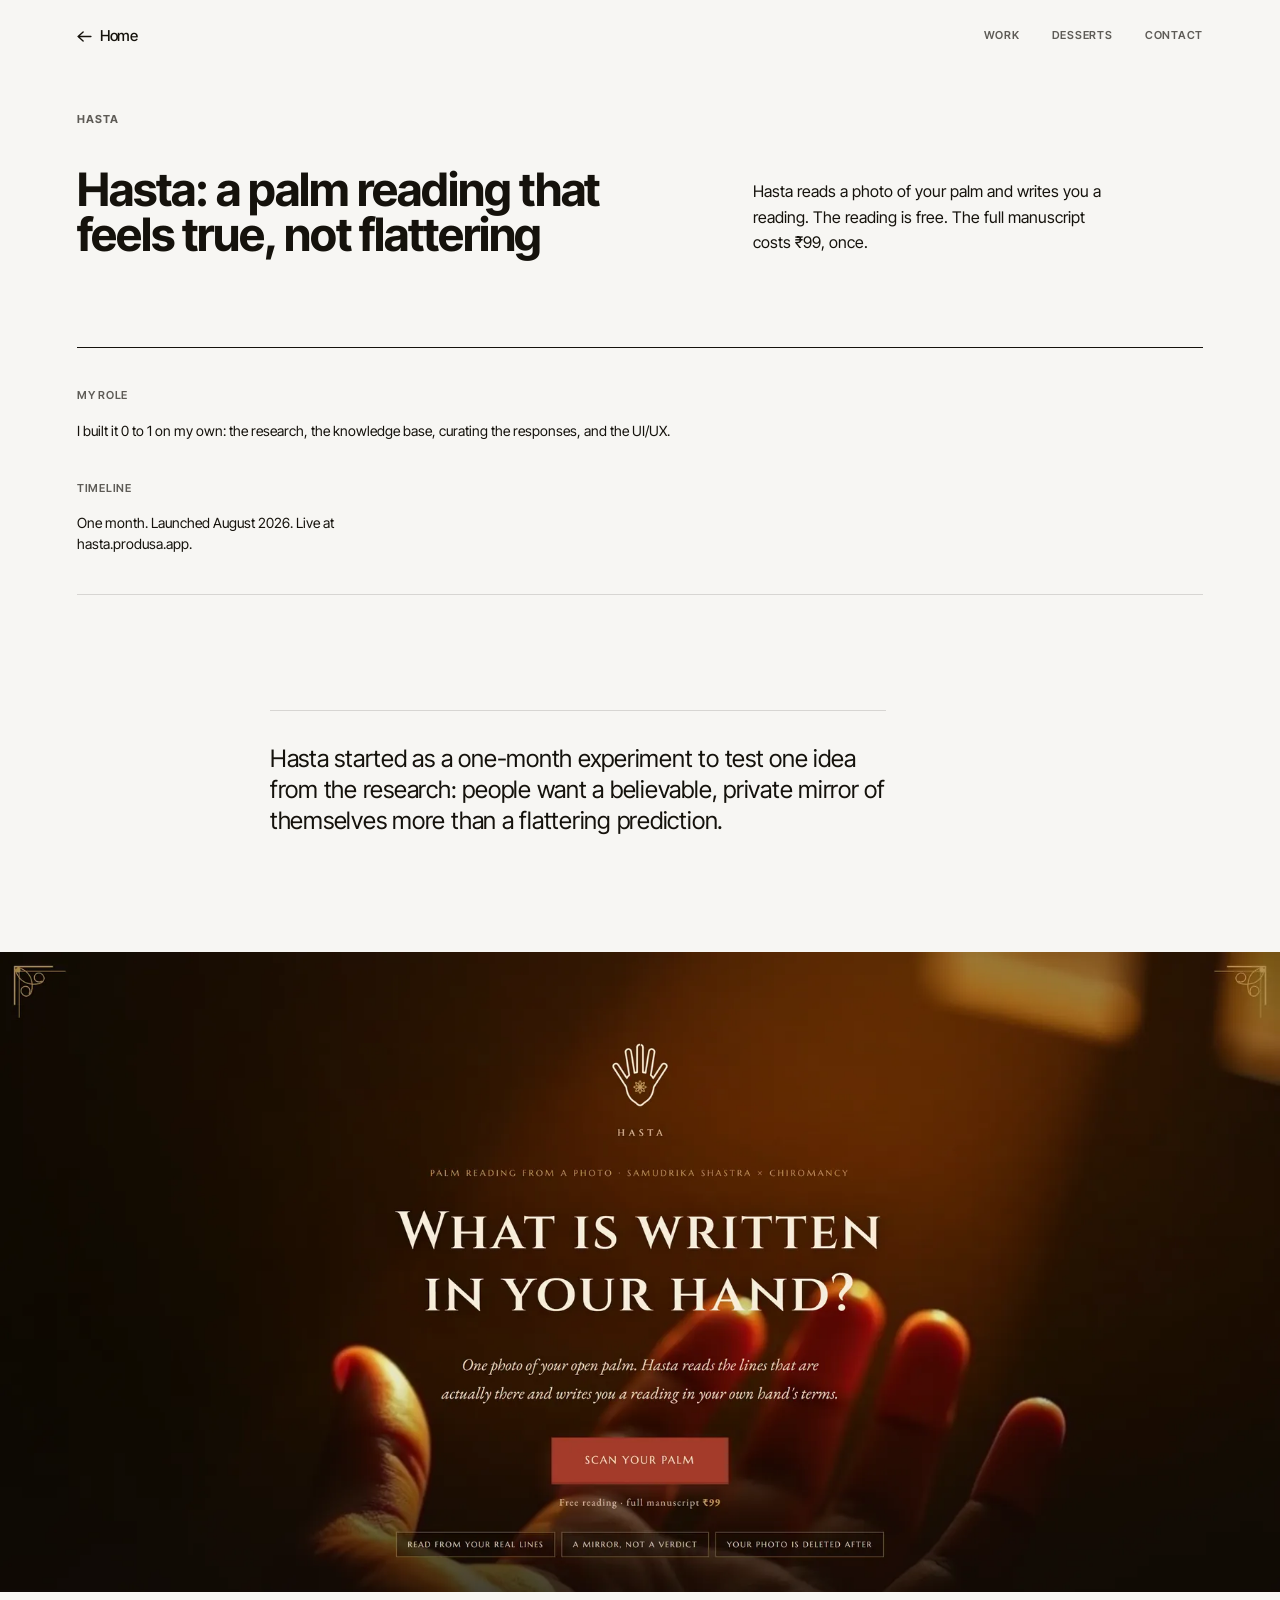
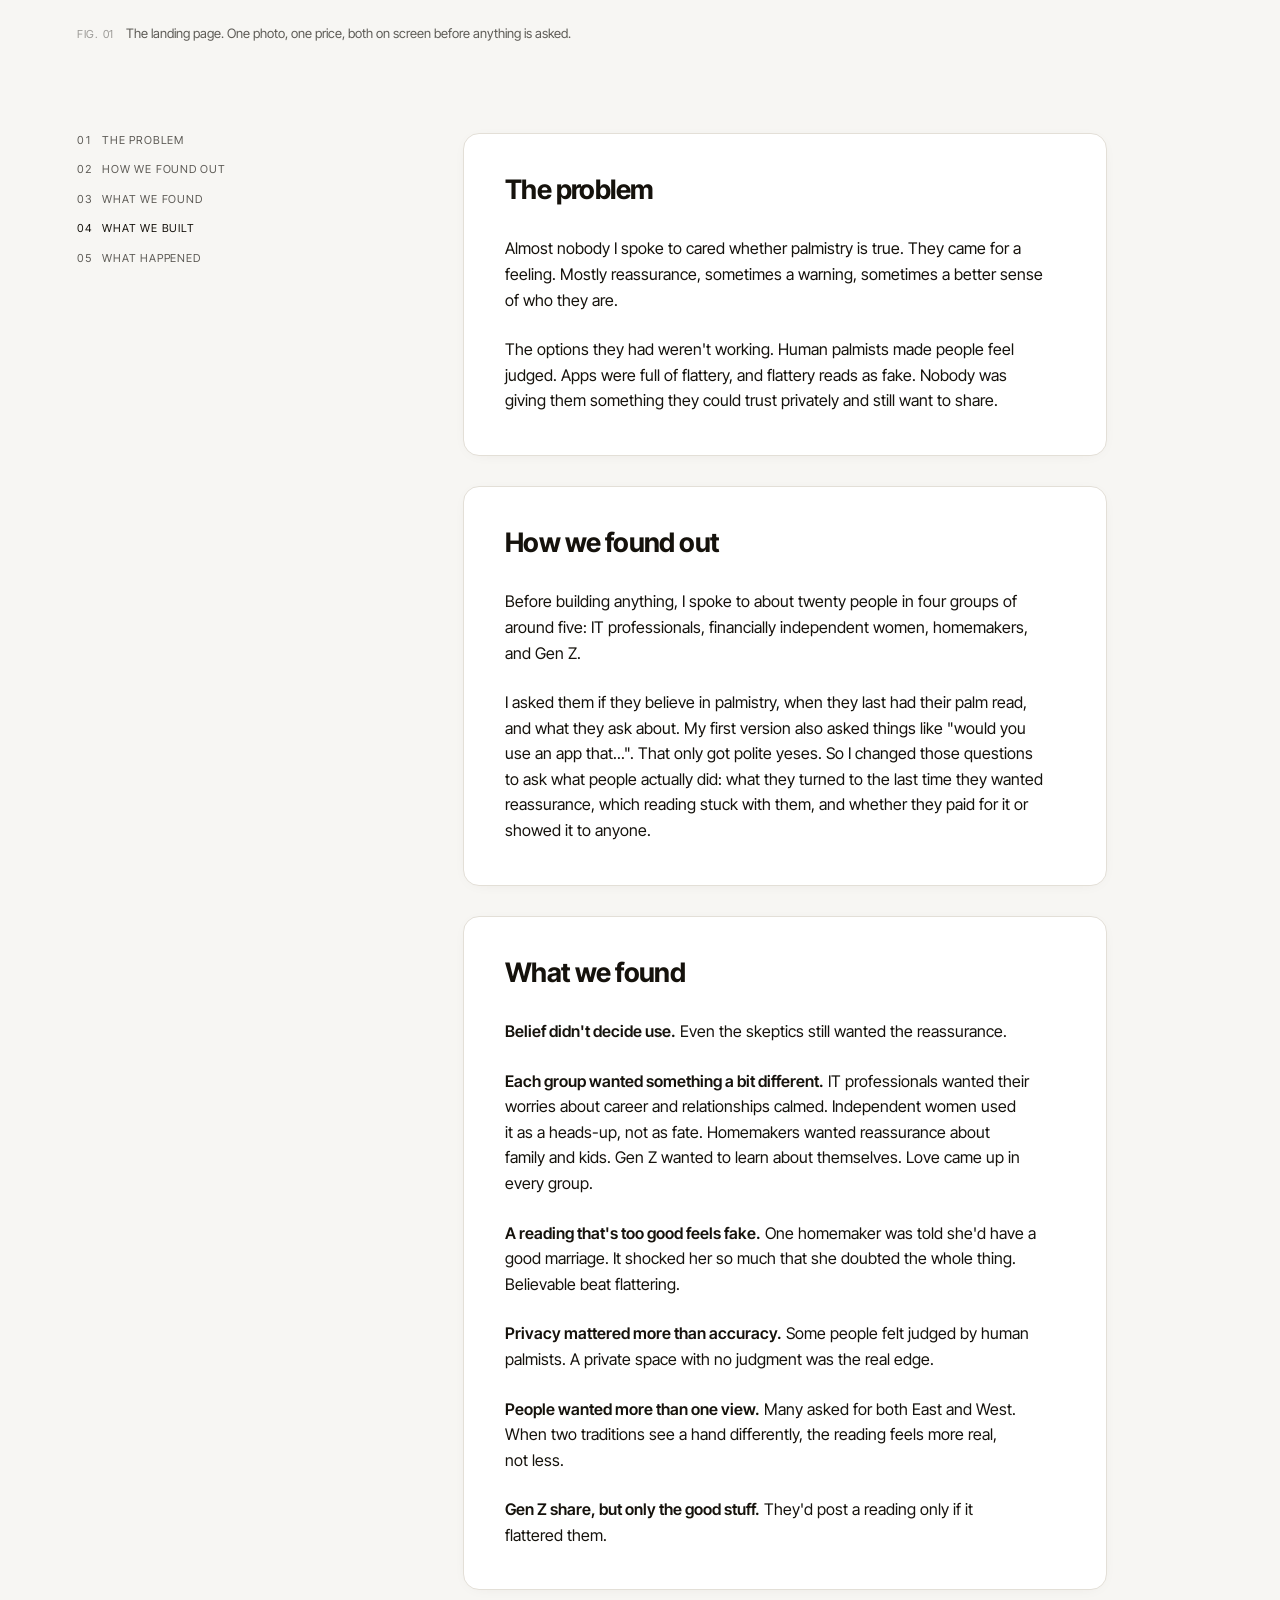
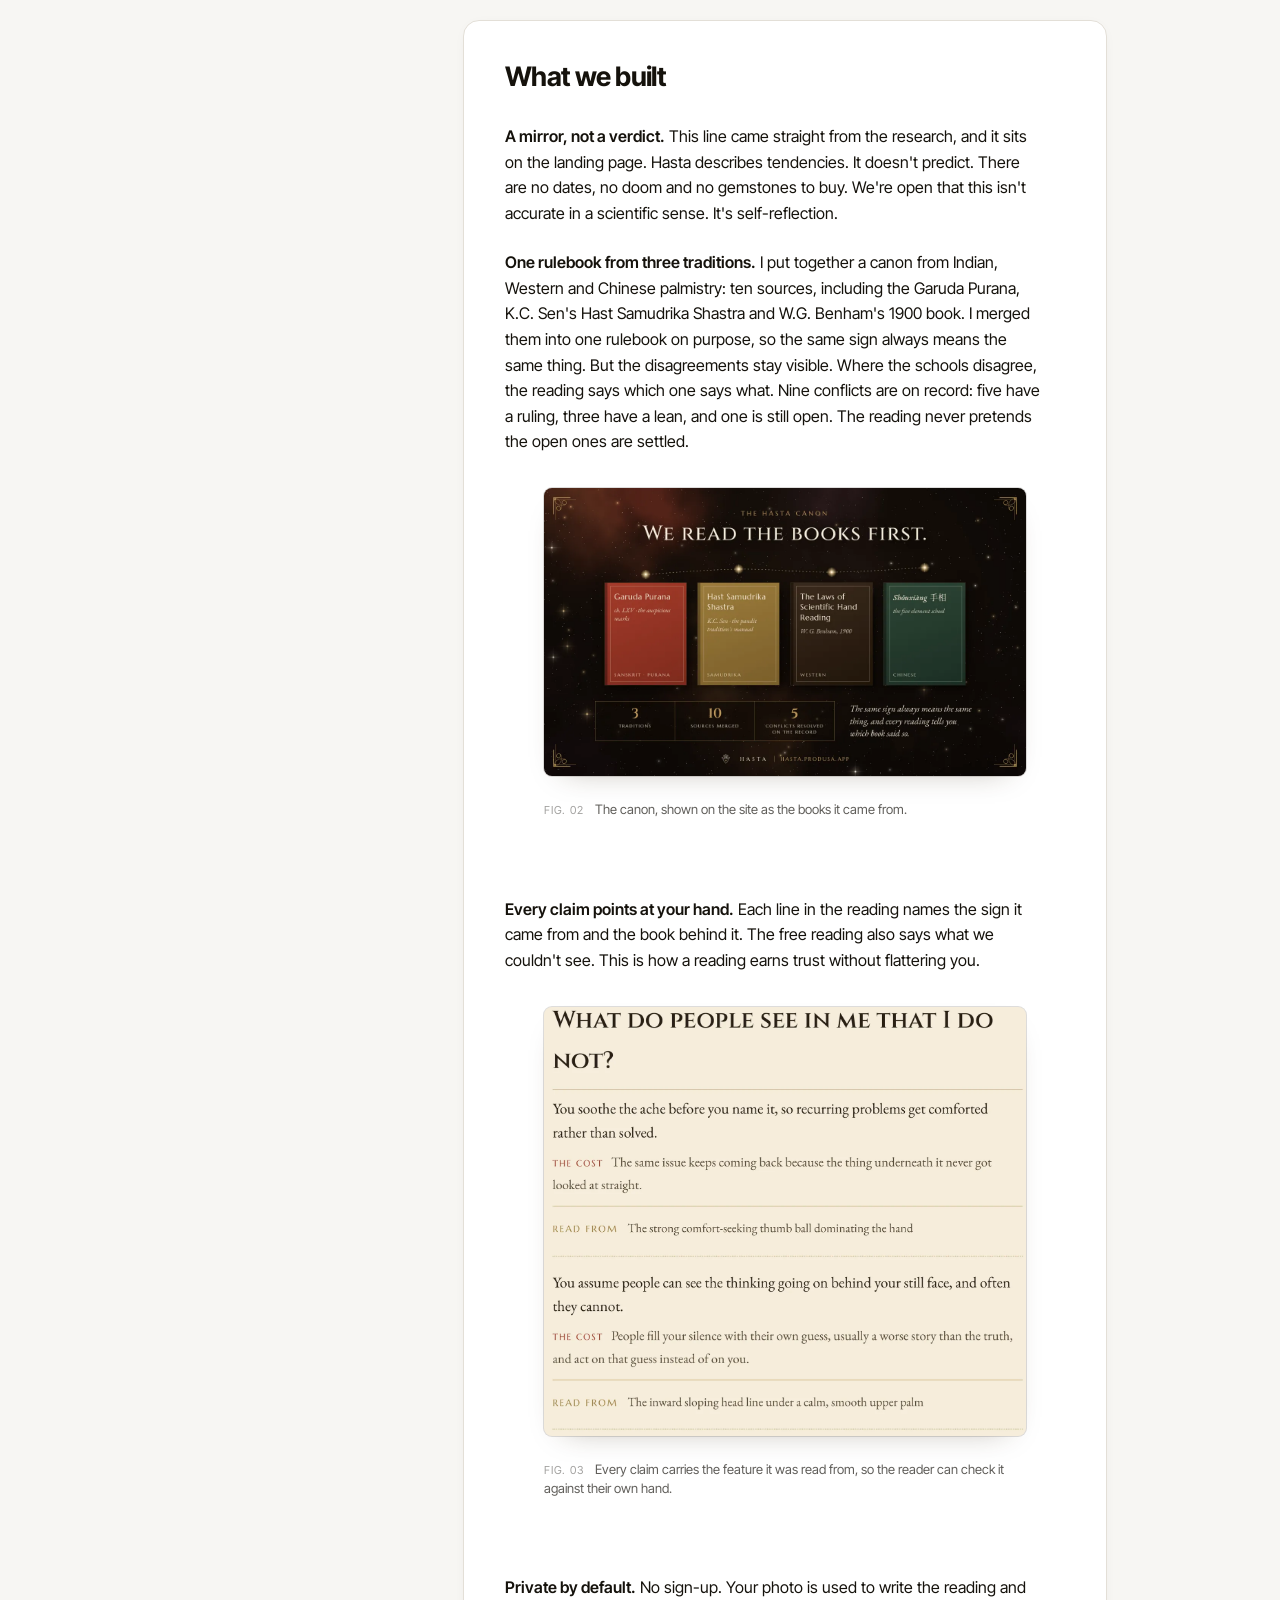
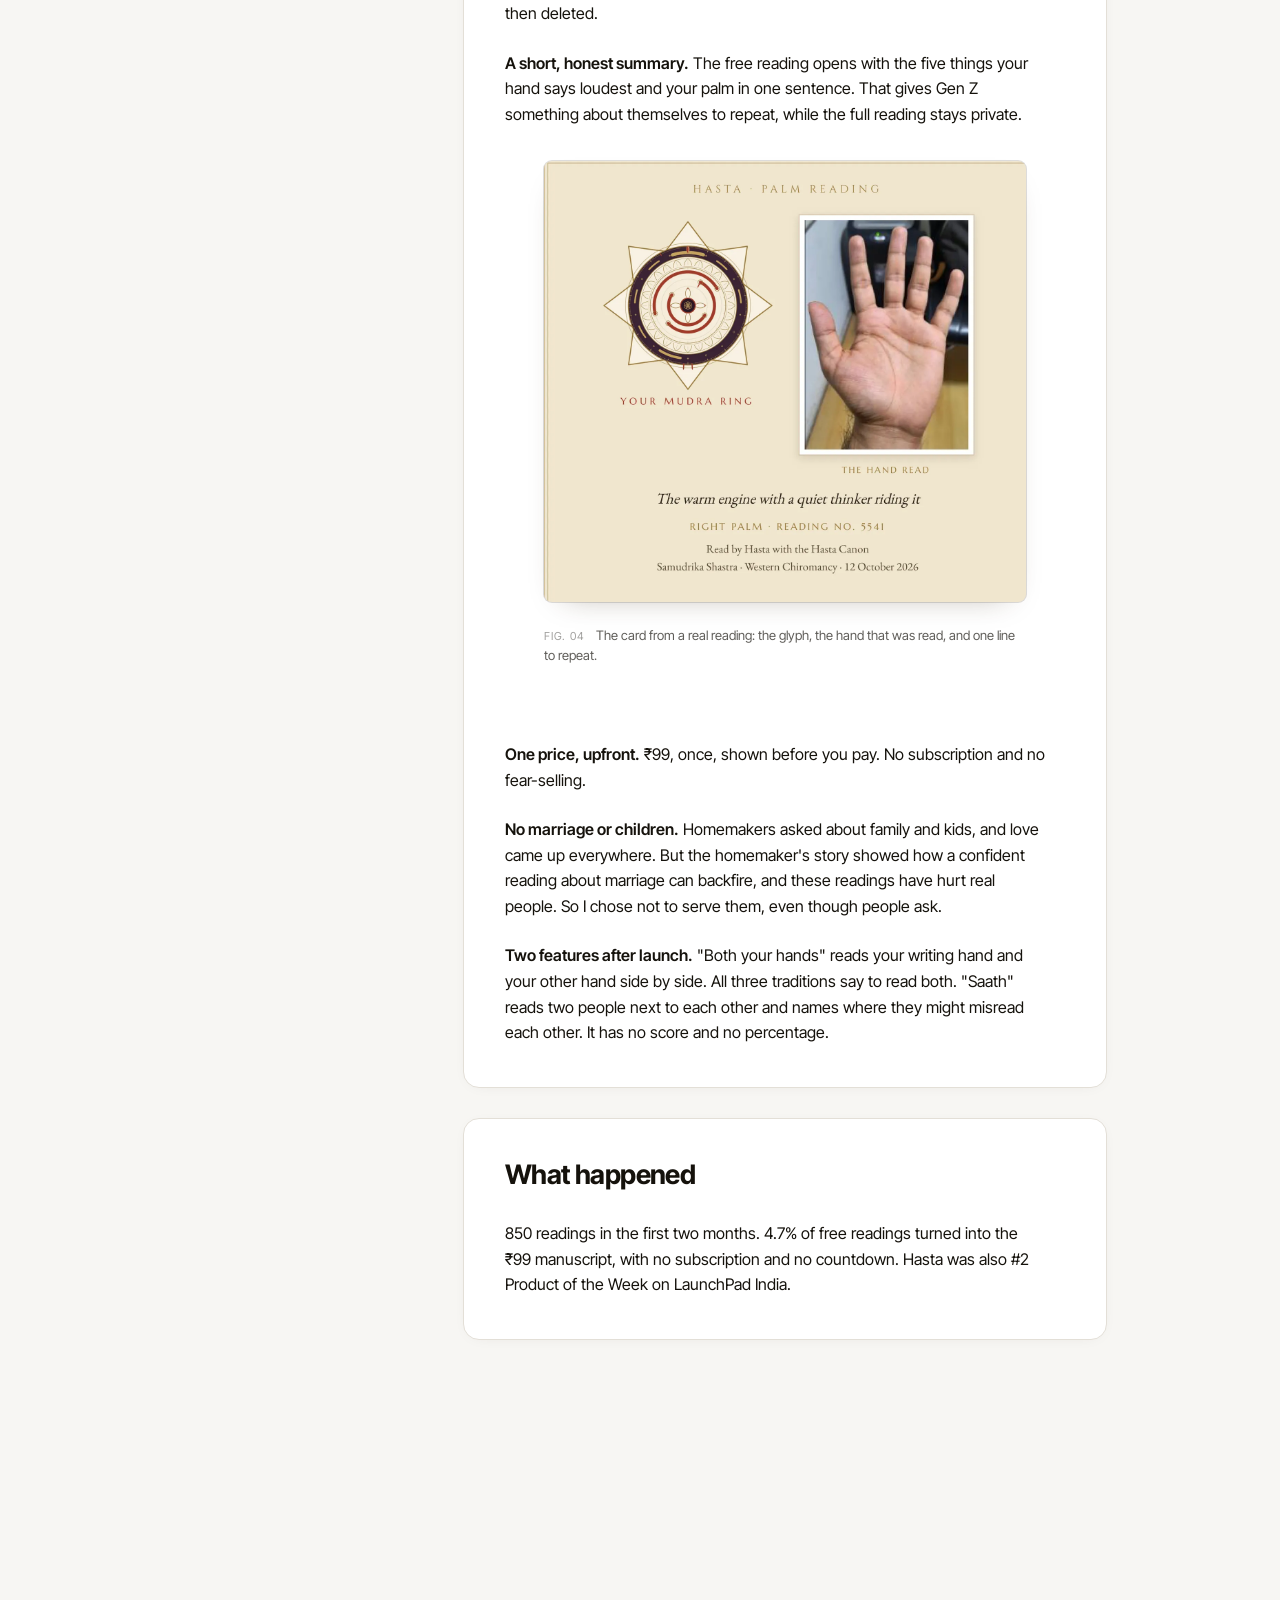
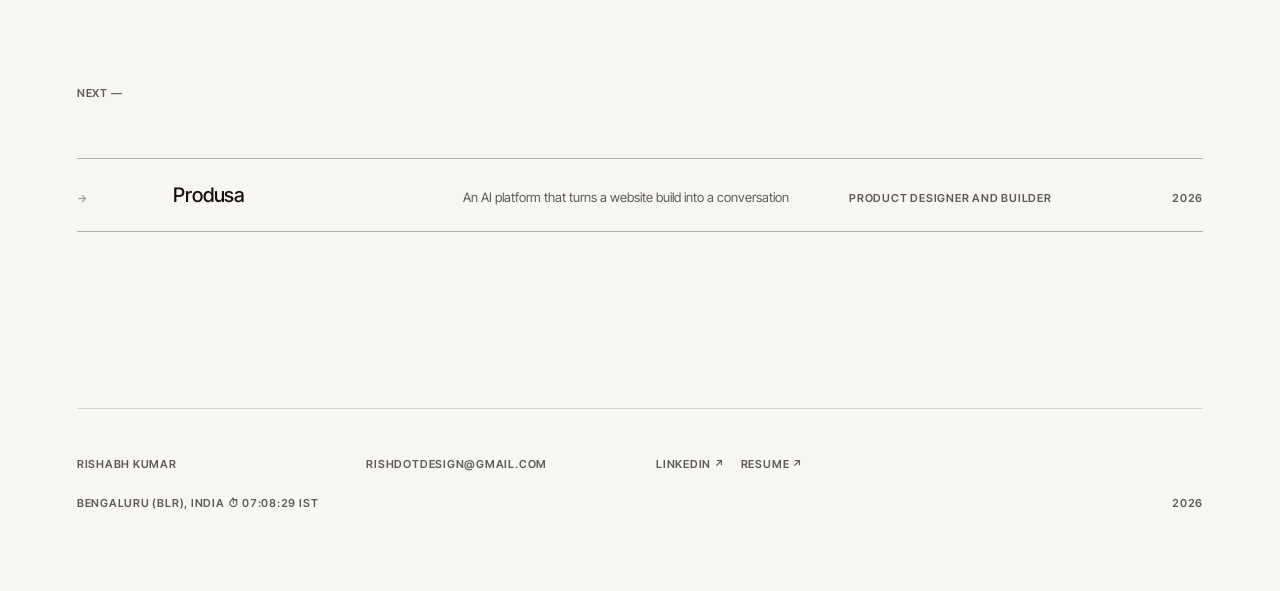
<file: hasta.html>
<!DOCTYPE html>
<html lang="en" data-case>
<head>
<meta charset="UTF-8">
<meta name="viewport" content="width=device-width, initial-scale=1">
<title>Hasta: a palm reading that feels true, not flattering</title>
<meta name="description" content="Hasta reads a photo of your palm and writes you a reading. The reading is free. The full manuscript costs 99 rupees, once. Product case study by Rishabh Kumar.">
<link rel="icon" href="/favicon.ico" sizes="any">
<link rel="icon" type="image/svg+xml" href="/assets/favicon.svg">
<link rel="icon" type="image/png" sizes="32x32" href="/assets/icon-32.png">
<link rel="apple-touch-icon" href="/assets/apple-touch-icon.png">
<link rel="manifest" href="/site.webmanifest">
<meta name="theme-color" content="#F5F0E8">
<meta name="author" content="Rishabh Kumar">
<link rel="canonical" href="https://rish.design/hasta.html">
<meta property="og:type" content="article">
<meta property="og:site_name" content="Rishabh Kumar">
<meta property="og:locale" content="en_US">
<meta property="og:title" content="Hasta: a palm reading that feels true, not flattering">
<meta property="og:description" content="Hasta reads a photo of your palm and writes you a reading. The reading is free. The full manuscript costs 99 rupees, once.">
<meta property="og:url" content="https://rish.design/hasta.html">
<meta property="og:image" content="https://rish.design/assets/og/hasta.jpg">
<meta property="og:image:width" content="1200">
<meta property="og:image:height" content="630">
<meta property="og:image:alt" content="Hasta: a palm reading that feels true, not flattering">
<meta name="twitter:card" content="summary_large_image">
<meta name="twitter:title" content="Hasta: a palm reading that feels true, not flattering">
<meta name="twitter:description" content="Hasta reads a photo of your palm and writes you a reading. The reading is free. The full manuscript costs 99 rupees, once.">
<meta name="twitter:image" content="https://rish.design/assets/og/hasta.jpg">

<link rel="preconnect" href="https://fonts.googleapis.com">
<link rel="preconnect" href="https://fonts.gstatic.com" crossorigin>
<link rel="stylesheet"
      href="https://fonts.googleapis.com/css2?family=Inter+Tight:wght@400;500;600;700;800;900&display=swap">
<link rel="stylesheet" href="/assets/case.css">
<link rel="stylesheet" href="/assets/v2.css">
<link rel="stylesheet" href="/assets/swiss.css">
<link rel="stylesheet" href="/assets/notebook.css">
<link rel="stylesheet" href="/assets/redo.css">
<link rel="stylesheet" href="/assets/hasta.css">
<link rel="stylesheet" href="/assets/case-extras.css">
<link rel="stylesheet" href="/assets/hasta-case.css">
<script>document.documentElement.setAttribute("data-theme","light");document.documentElement.classList.add("js");</script>
</head>
<body class="hcase" style="--dot: var(--dot-hasta)">

<div class="wrap">

  <header class="snav">
    <a class="snav__mark snav__back" href="/" aria-label="Home"><svg viewBox="0 0 16 12" aria-hidden="true"><path d="M6.5 1 L1 6 L6.5 11 M1 6 H15" fill="none" stroke="currentColor" stroke-width="1.5" stroke-linecap="round" stroke-linejoin="round"/></svg>Home</a>
    <nav class="snav__links" aria-label="Site">
      <a href="/#work">Work</a>
      <a href="/desserts.html">Desserts</a>
      <a href="/#contact">Contact</a>
    </nav>
    <button class="snav__tool snav__menu" type="button" data-menu aria-expanded="false" aria-controls="sheet">Menu</button>
  </header>

  <div class="sheet" id="sheet">
    <button class="snav__tool sheet__close" type="button" data-menu-close>Close</button>
    <a href="/#work">Work</a>
    <a href="/desserts.html">Desserts</a>
    <a href="/#contact">Contact</a>
  </div>


  <header class="head">
    <p class="eyebrow">Hasta</p>
    <h1>Hasta: a palm reading that feels true, not flattering</h1>
    <p class="standfirst">Hasta reads a photo of your palm and writes you a reading. The reading is free. The full manuscript costs &#8377;99, once.</p>
  </header>

    <dl class="mstrip">
      <div class="mstrip__i mstrip__i--wide">
        <dt>My role</dt>
        <dd>I built it 0 to 1 on my own: the research, the knowledge base, curating the responses, and the UI/UX.</dd>
      </div>
      <div class="mstrip__i">
        <dt>Timeline</dt>
        <dd>One month. Launched August 2026. Live at hasta.produsa.app.</dd>
      </div>
    </dl>

    <div class="grid">
      <p class="lead-note">Hasta started as a one-month experiment to test one idea from the research: people want a believable, private mirror of themselves more than a flattering prediction.</p>
    </div>

    <figure class="fullbleed">
      <div class="media">
        <img src="/assets/media/hasta-hero.webp" width="1800" height="900" decoding="async"
             alt="The Hasta landing page. A drawn hand mark over the word Hasta, the line Palm reading from a photo, Samudrika Shastra and Chiromancy, then What is written in your hand? in cream serif capitals across a candlelit photograph of an open palm. Under it a Scan your palm button, the note Free reading, full manuscript 99 rupees, and three small panels reading Read from your real lines, A mirror not a verdict, and Your photo is deleted after.">
      </div>
      <figcaption data-fig="01">The landing page. One photo, one price, both on screen before anything is asked.</figcaption>
    </figure>

  <div class="layout">
    <nav class="chapters" aria-label="Chapters"></nav>

    <main class="col">

      <section id="problem">
        <h2>The problem</h2>
        <p>Almost nobody I spoke to cared whether palmistry is true. They came for a feeling. Mostly reassurance, sometimes a warning, sometimes a better sense of who they are.</p>
        <p>The options they had weren't working. Human palmists made people feel judged. Apps were full of flattery, and flattery reads as fake. Nobody was giving them something they could trust privately and still want to share.</p>
      </section>

      <section id="research">
        <h2>How we found out</h2>
        <p>Before building anything, I spoke to about twenty people in four groups of around five: IT professionals, financially independent women, homemakers, and Gen Z.</p>
        <p>I asked them if they believe in palmistry, when they last had their palm read, and what they ask about. My first version also asked things like "would you use an app that...". That only got polite yeses. So I changed those questions to ask what people actually did: what they turned to the last time they wanted reassurance, which reading stuck with them, and whether they paid for it or showed it to anyone.</p>
      </section>

      <section id="found">
        <h2>What we found</h2>
        <p><strong>Belief didn't decide use.</strong> Even the skeptics still wanted the reassurance.</p>
        <p><strong>Each group wanted something a bit different.</strong> IT professionals wanted their worries about career and relationships calmed. Independent women used it as a heads-up, not as fate. Homemakers wanted reassurance about family and kids. Gen Z wanted to learn about themselves. Love came up in every group.</p>
        <p><strong>A reading that's too good feels fake.</strong> One homemaker was told she'd have a good marriage. It shocked her so much that she doubted the whole thing. Believable beat flattering.</p>
        <p><strong>Privacy mattered more than accuracy.</strong> Some people felt judged by human palmists. A private space with no judgment was the real edge.</p>
        <p><strong>People wanted more than one view.</strong> Many asked for both East and West. When two traditions see a hand differently, the reading feels more real, not less.</p>
        <p><strong>Gen Z share, but only the good stuff.</strong> They'd post a reading only if it flattered them.</p>
      </section>

      <section id="built">
        <h2>What we built</h2>

        <p><strong>A mirror, not a verdict.</strong> This line came straight from the research, and it sits on the landing page. Hasta describes tendencies. It doesn't predict. There are no dates, no doom and no gemstones to buy. We're open that this isn't accurate in a scientific sense. It's self-reflection.</p>

        <p><strong>One rulebook from three traditions.</strong> I put together a canon from Indian, Western and Chinese palmistry: ten sources, including the Garuda Purana, K.C. Sen's Hast Samudrika Shastra and W.G. Benham's 1900 book. I merged them into one rulebook on purpose, so the same sign always means the same thing. But the disagreements stay visible. Where the schools disagree, the reading says which one says what. Nine conflicts are on record: five have a ruling, three have a lean, and one is still open. The reading never pretends the open ones are settled.</p>
        <figure>
          <div class="media">
            <img src="/assets/media/hasta-canon.webp" width="1270" height="760" decoding="async"
                 alt="The Hasta Canon section of the site, headed We read the books first. Four book spines in red, ochre, brown and green: the Garuda Purana chapter LXV on the auspicious marks, K.C. Sen's Hast Samudrika Shastra, W. G. Benham's The Laws of Scientific Hand Reading from 1900, and Shouxiang, the Chinese five element school. Underneath, three figures: three traditions, ten sources merged, five conflicts resolved on the record.">
          </div>
          <figcaption data-fig="02">The canon, shown on the site as the books it came from.</figcaption>
        </figure>

        <p><strong>Every claim points at your hand.</strong> Each line in the reading names the sign it came from and the book behind it. The free reading also says what we couldn't see. This is how a reading earns trust without flattering you.</p>
        <figure>
          <div class="media media--light">
            <img src="/assets/media/hasta-evidence.webp" width="1400" height="1247" decoding="async"
                 alt="A page of the manuscript headed What do people see in me that I do not? Two findings, each followed by a line labelled The cost and a line labelled Read from, which names the feature on the hand: the strong comfort-seeking thumb ball dominating the hand, and the inward sloping head line under a calm, smooth upper palm.">
          </div>
          <figcaption data-fig="03">Every claim carries the feature it was read from, so the reader can check it against their own hand.</figcaption>
        </figure>

        <p><strong>Private by default.</strong> No sign-up. Your photo is used to write the reading and then deleted.</p>

        <p><strong>A short, honest summary.</strong> The free reading opens with the five things your hand says loudest and your palm in one sentence. That gives Gen Z something about themselves to repeat, while the full reading stays private.</p>
        <figure>
          <div class="media media--light">
            <img src="/assets/media/hasta-card.webp" width="1400" height="1284" decoding="async"
                 alt="The head of a finished reading on cream paper. On the left a drawn gold and oxblood glyph labelled Your Mudra Ring, on the right the photograph of the open palm that was read, labelled The hand read. Under both, the epithet in italics: The warm engine with a quiet thinker riding it, then Right palm, reading no. 5541, and the line Read by Hasta with the Hasta Canon, Samudrika Shastra and Western Chiromancy, 12 October 2026.">
          </div>
          <figcaption data-fig="04">The card from a real reading: the glyph, the hand that was read, and one line to repeat.</figcaption>
        </figure>

        <p><strong>One price, upfront.</strong> &#8377;99, once, shown before you pay. No subscription and no fear-selling.</p>

        <p><strong>No marriage or children.</strong> Homemakers asked about family and kids, and love came up everywhere. But the homemaker's story showed how a confident reading about marriage can backfire, and these readings have hurt real people. So I chose not to serve them, even though people ask.</p>

        <p><strong>Two features after launch.</strong> "Both your hands" reads your writing hand and your other hand side by side. All three traditions say to read both. "Saath" reads two people next to each other and names where they might misread each other. It has no score and no percentage.</p>
      </section>

      <section id="outcome">
        <h2>What happened</h2>
        <p>850 readings in the first two months. 4.7% of free readings turned into the &#8377;99 manuscript, with no subscription and no countdown. Hasta was also #2 Product of the Week on LaunchPad India.</p>
      </section>

    </main>

  </div>

  <section class="nextp" aria-labelledby="nextLabel">
    <p class="label nb-note" id="nextLabel">Next &mdash;</p>
    <div class="idx">
      <a class="idx-row" href="/produsa.html" style="--dot: var(--dot-produsa)" data-thumb="/assets/media/produsa-band.webp" aria-label="Produsa: An AI platform that turns a website build into a conversation. Product Designer and Builder, 2026.">
        <span class="idx-row__in">
          <span class="idx-no label u-tab" aria-hidden="true">&rarr;</span>
          <span class="idx-name">Produsa</span>
          <span class="idx-line sub">An AI platform that turns a website build into a conversation</span>
          <span class="idx-role label">Product Designer and Builder</span>
          <span class="idx-year label">2026</span>
        </span>
      </a>
    </div>
  </section>

  <footer class="sfoot">
    <div class="sfoot__grid label">
      <span class="sfoot__who">Rishabh Kumar</span>
      <a class="sfoot__mail" href="mailto:rishdotdesign@gmail.com">rishdotdesign@gmail.com</a>
      <span class="sfoot__out">
        <a href="https://www.linkedin.com/in/rishabhkumarr" target="_blank" rel="noopener">LinkedIn <span aria-hidden="true">&#8599;</span></a>
        <a href="/assets/Rishabh-Kumar-Resume.pdf" target="_blank" rel="noopener">Resume <span aria-hidden="true">&#8599;</span></a>
      </span>
          <span class="nb-clock" data-clock hidden>Bengaluru (BLR), India <span aria-hidden="true">&#9201;</span> <time aria-live="off"></time> IST</span>
    <span class="sfoot__end"><span class="u-tab">2026</span></span>
    </div>
  </footer>

</div>

<script src="/assets/swiss.js"></script>
<script src="/assets/notebook.js"></script>
<script src="/assets/redo.js"></script>

</body>
</html>
</file>
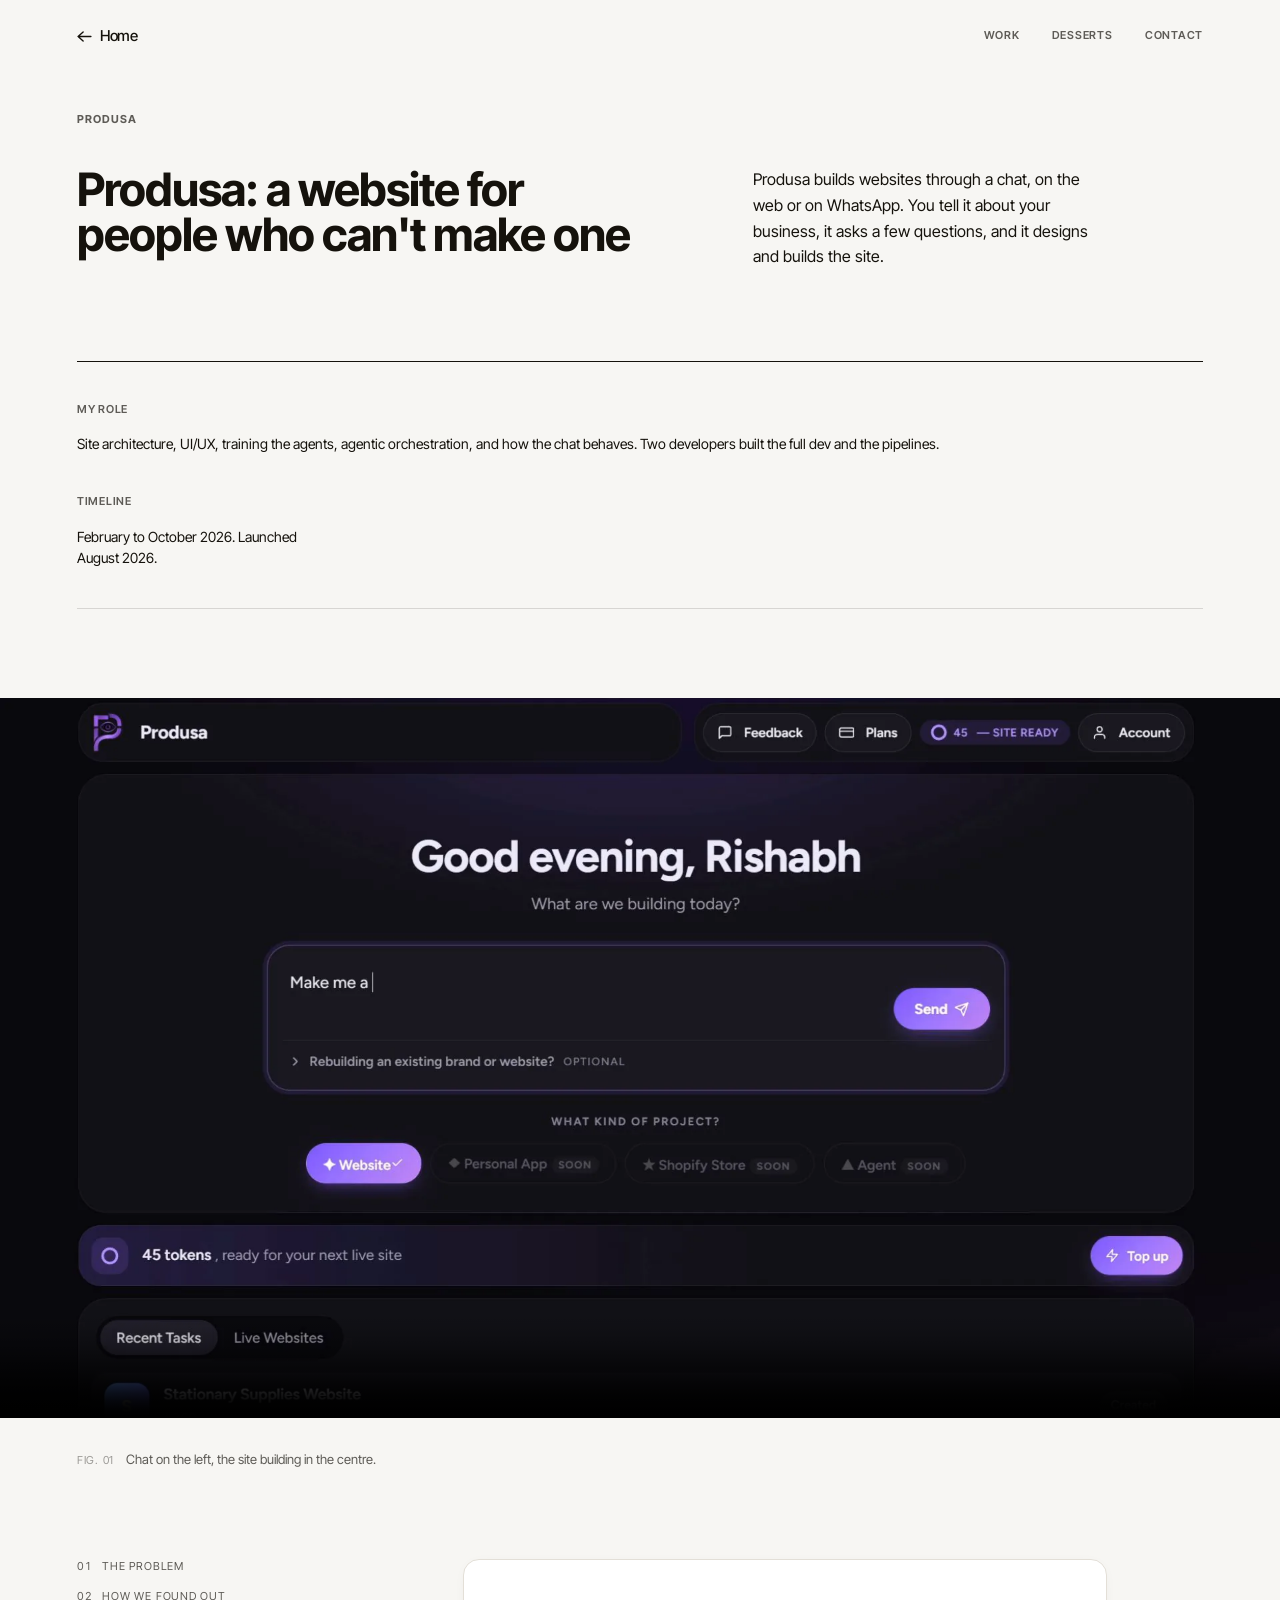
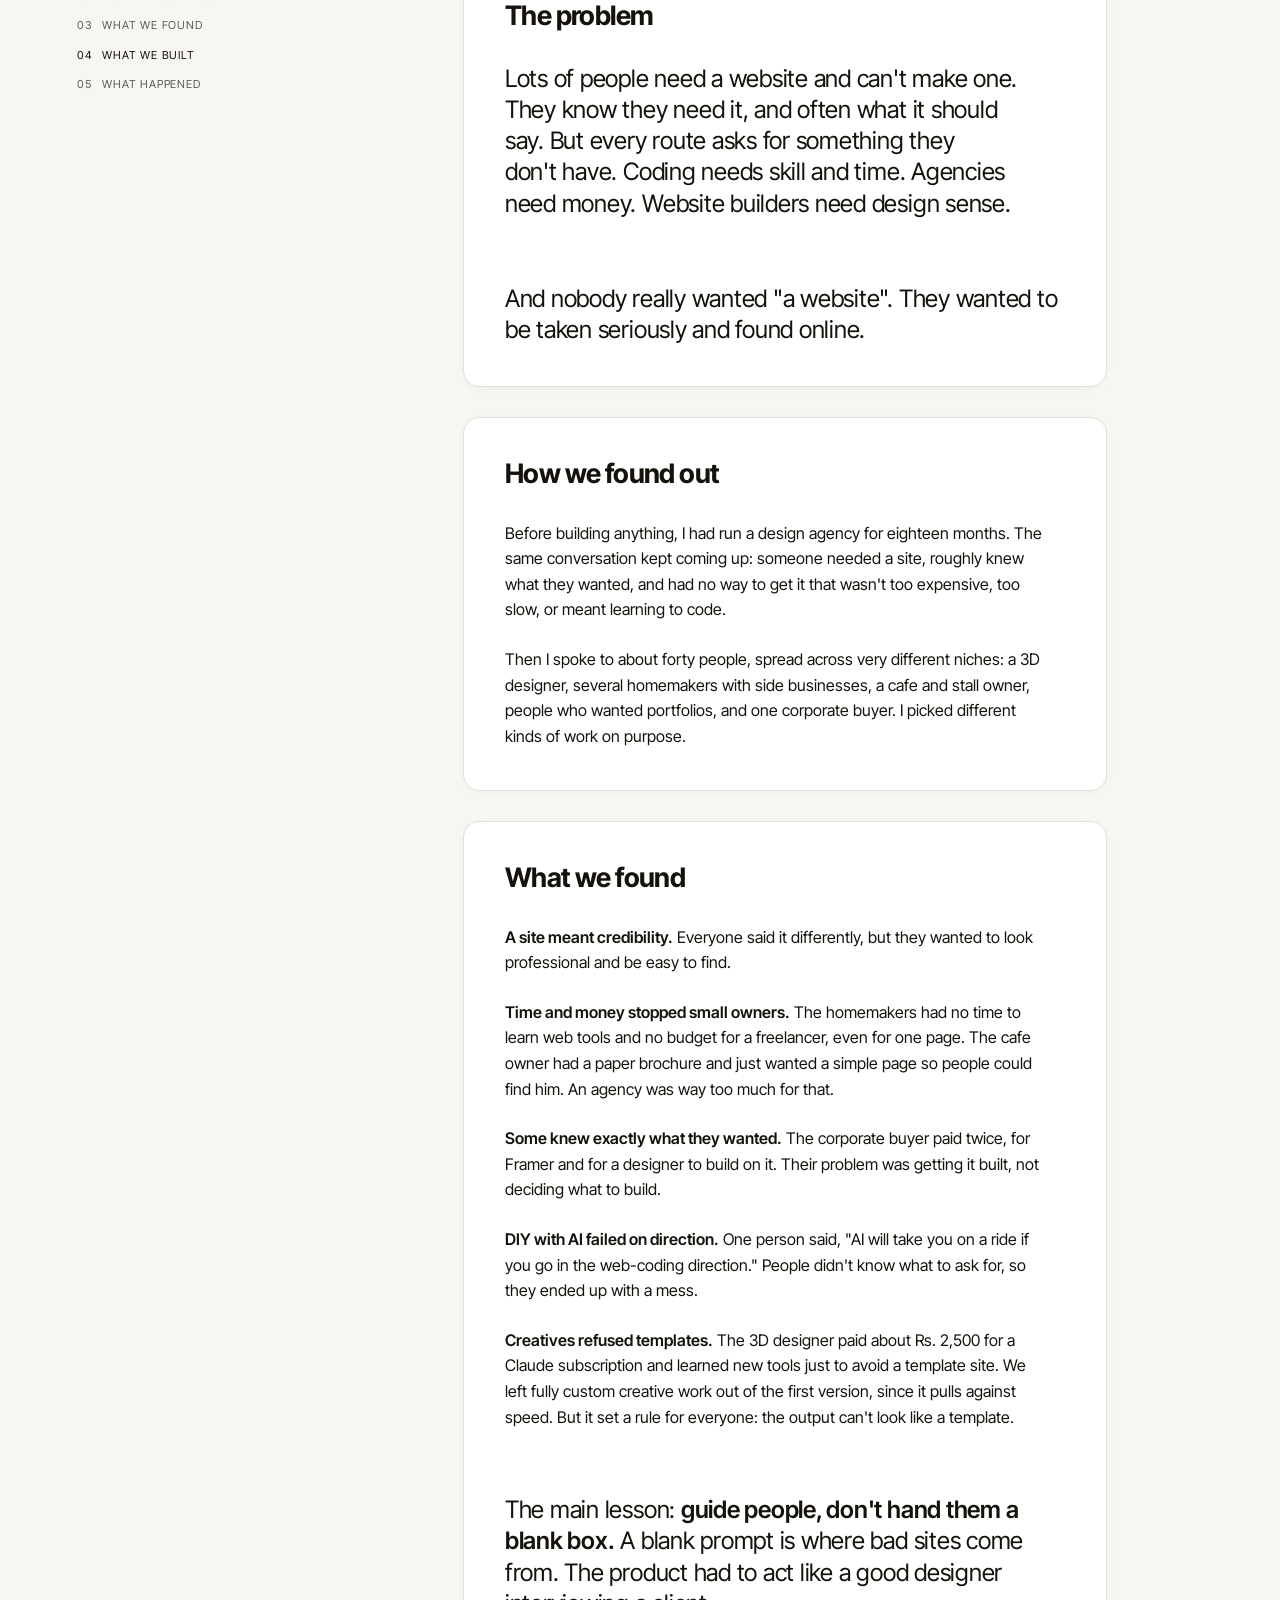
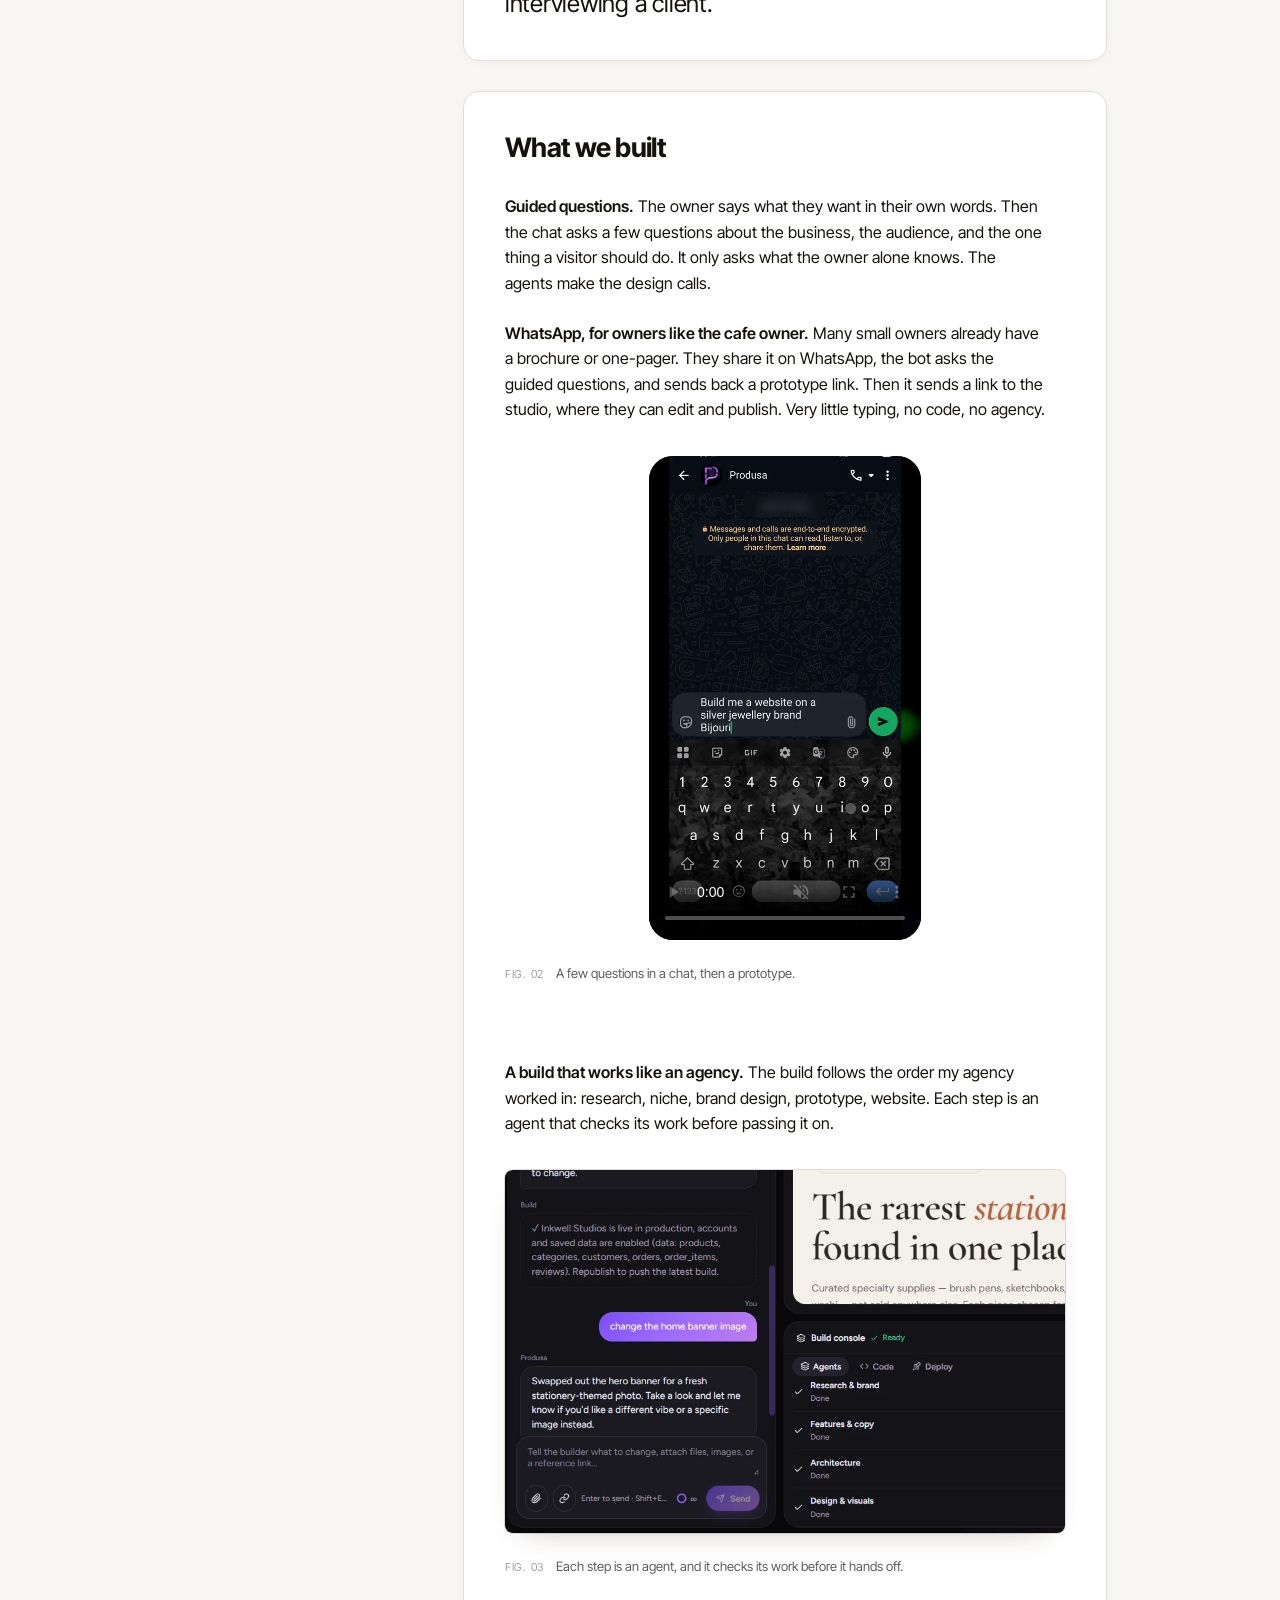
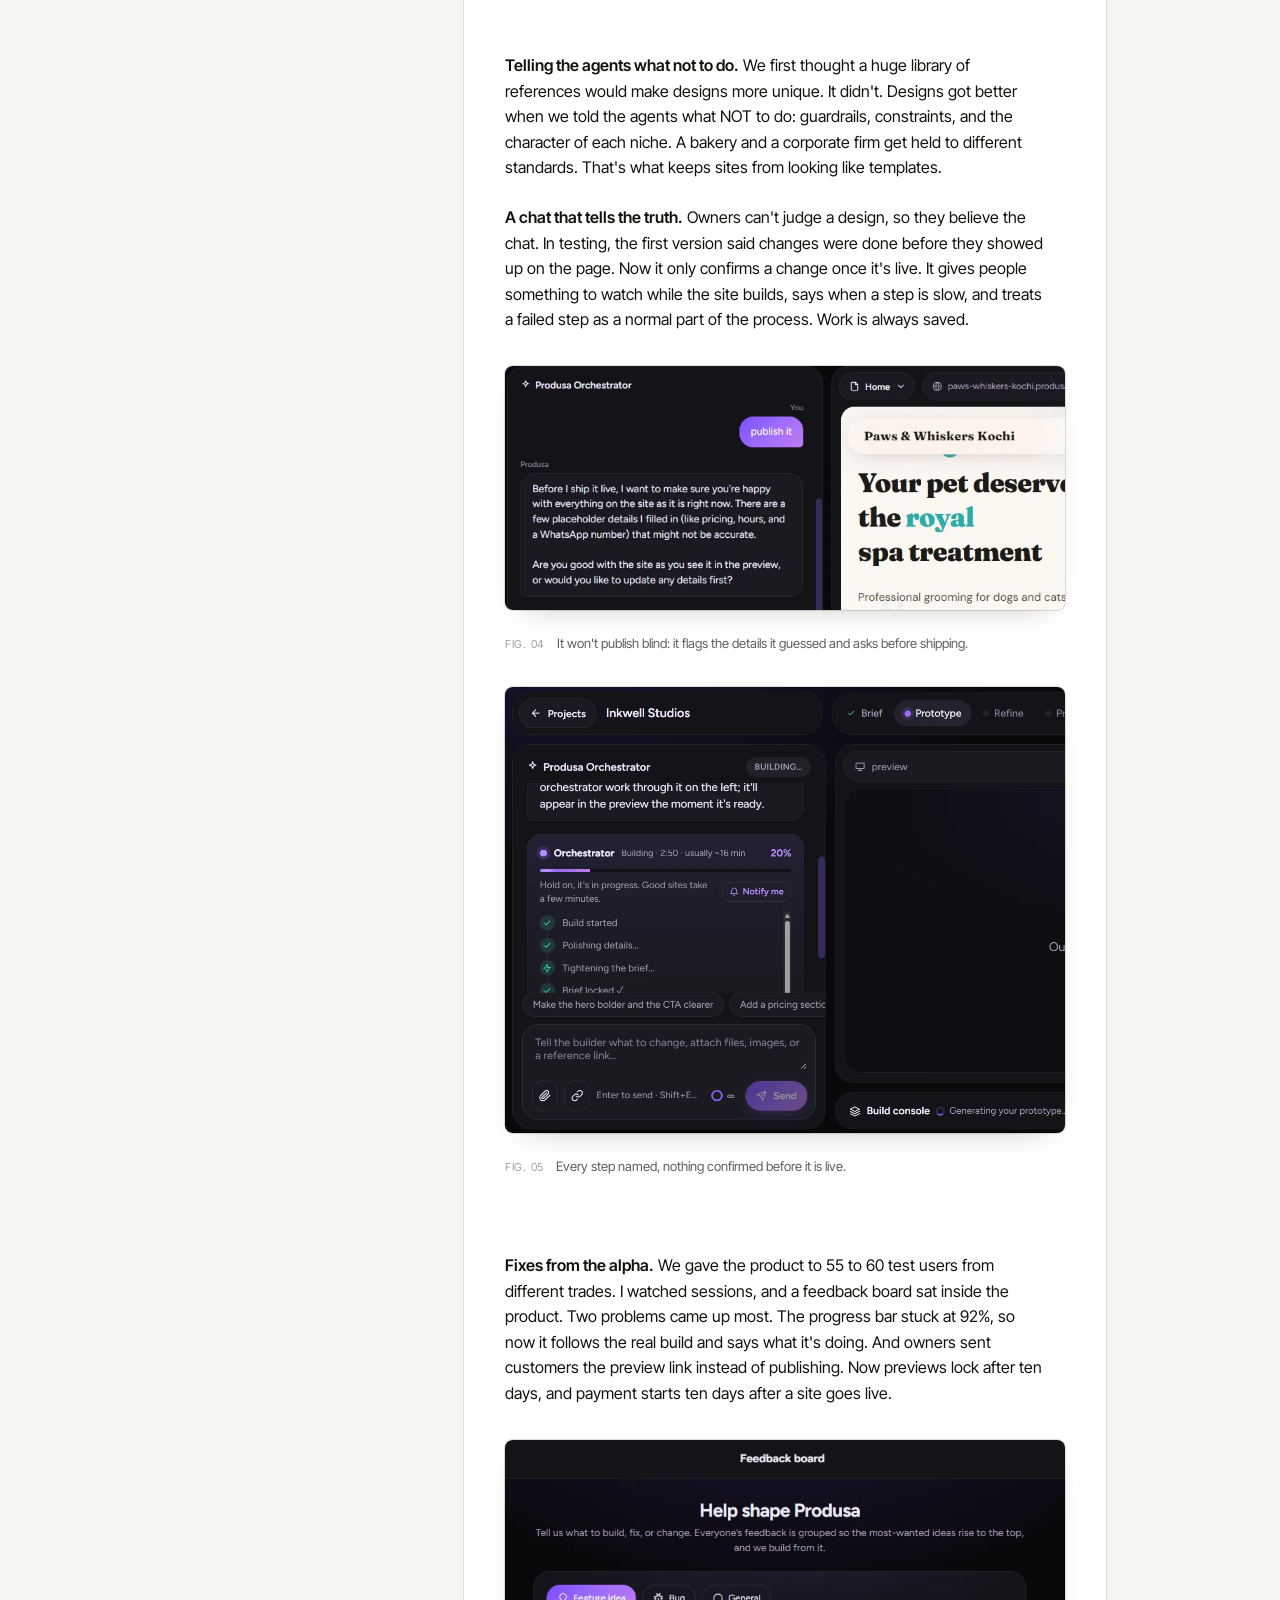
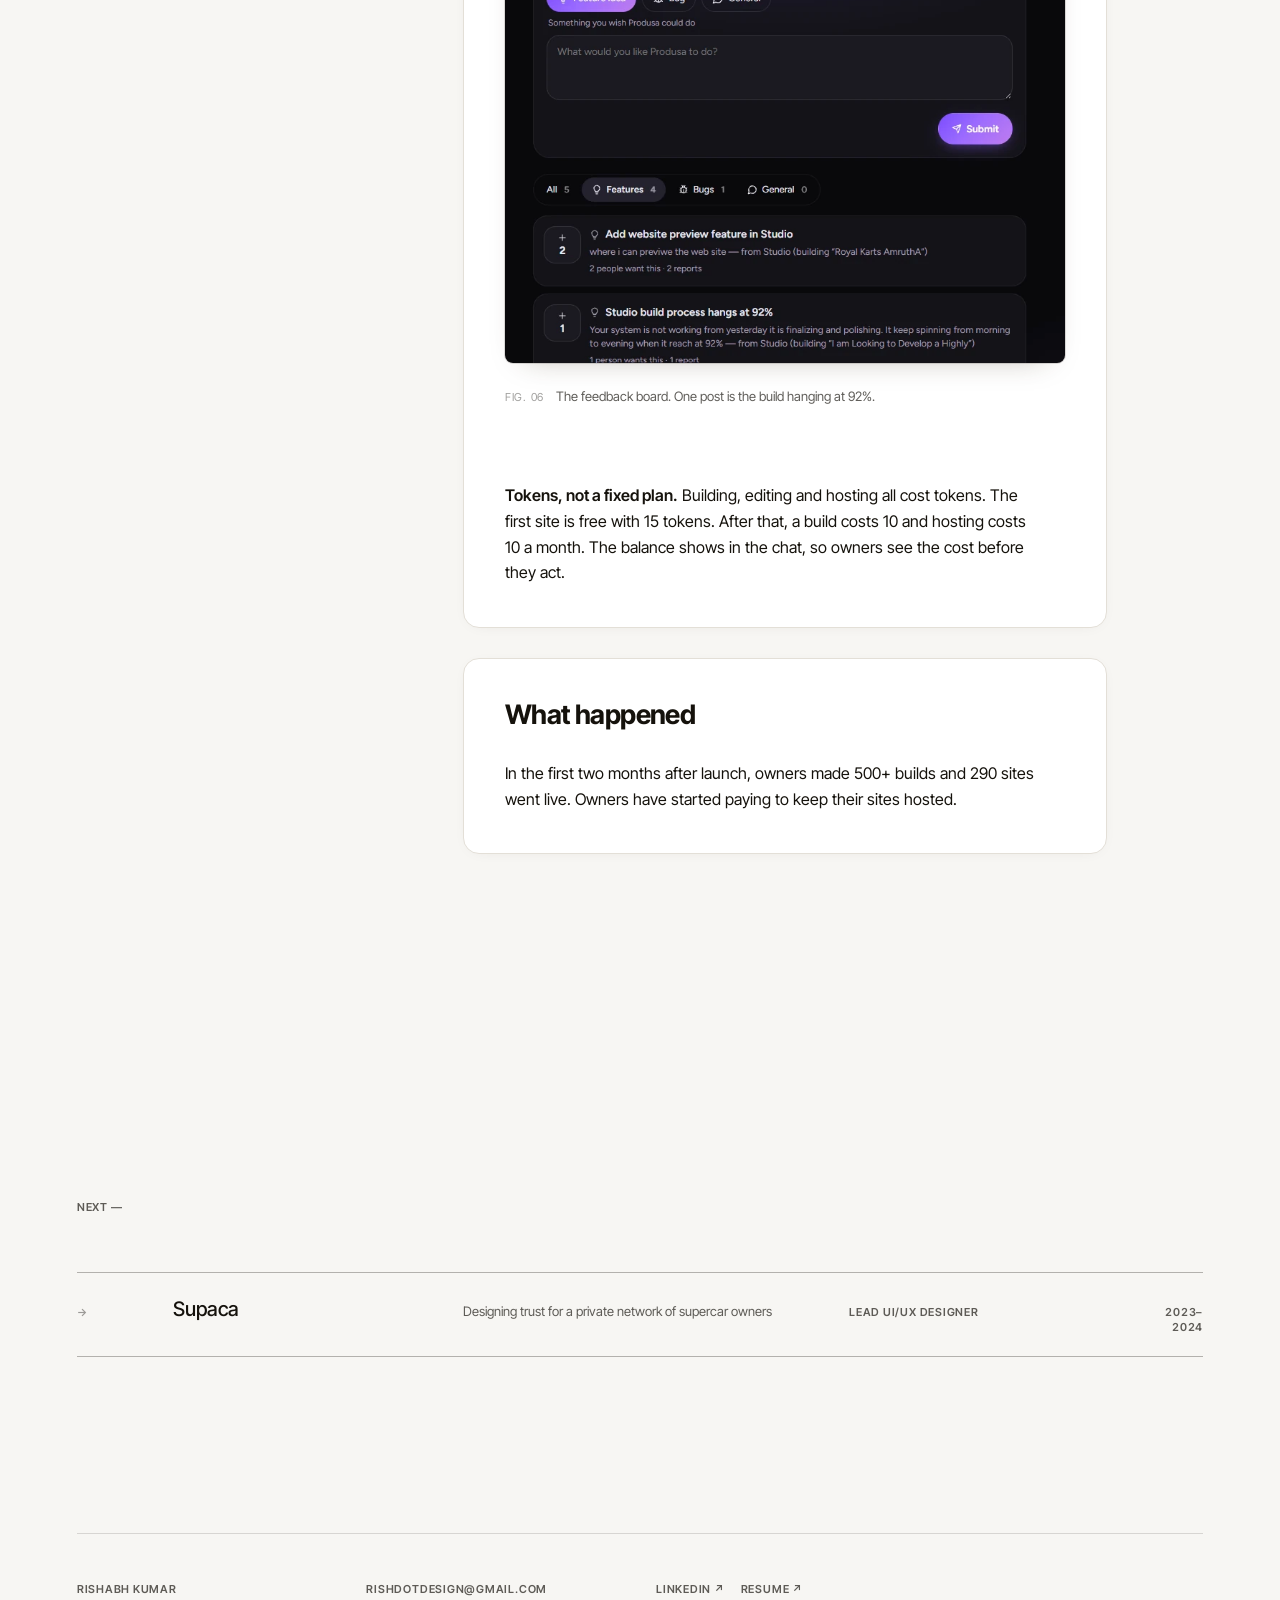
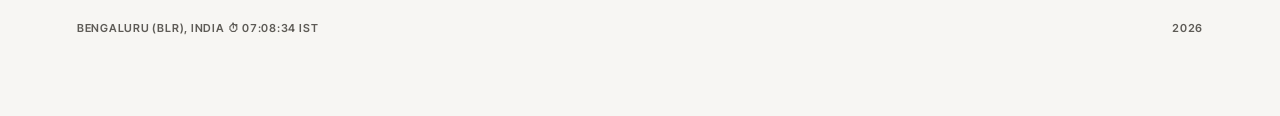
<file: produsa.html>
<!DOCTYPE html>
<html lang="en" data-case>
<head>
<meta charset="UTF-8">
<meta name="viewport" content="width=device-width, initial-scale=1">
<title>Produsa: a website for people who can't make one</title>
<meta name="description" content="Produsa builds websites through a chat, on the web or on WhatsApp. You tell it about your business, it asks a few questions, and it designs and builds the site.">
<link rel="icon" href="/favicon.ico" sizes="any">
<link rel="icon" type="image/svg+xml" href="/assets/favicon.svg">
<link rel="icon" type="image/png" sizes="32x32" href="/assets/icon-32.png">
<link rel="apple-touch-icon" href="/assets/apple-touch-icon.png">
<link rel="manifest" href="/site.webmanifest">
<meta name="theme-color" content="#F5F0E8">
<meta name="author" content="Rishabh Kumar">
<link rel="canonical" href="https://rish.design/produsa.html">
<meta property="og:type" content="article">
<meta property="og:site_name" content="Rishabh Kumar">
<meta property="og:locale" content="en_US">
<meta property="og:title" content="Produsa: a website for people who can't make one">
<meta property="og:description" content="Produsa builds websites through a chat, on the web or on WhatsApp. You tell it about your business, it asks a few questions, and it designs and builds the site.">
<meta property="og:url" content="https://rish.design/produsa.html">
<meta property="og:image" content="https://rish.design/assets/og/produsa.jpg">
<meta property="og:image:width" content="1200">
<meta property="og:image:height" content="630">
<meta property="og:image:alt" content="Produsa: a website for people who can't make one">
<meta name="twitter:card" content="summary_large_image">
<meta name="twitter:title" content="Produsa: a website for people who can't make one">
<meta name="twitter:description" content="Produsa builds websites through a chat, on the web or on WhatsApp. You tell it about your business, it asks a few questions, and it designs and builds the site.">
<meta name="twitter:image" content="https://rish.design/assets/og/produsa.jpg">

<link rel="preconnect" href="https://fonts.googleapis.com">
<link rel="preconnect" href="https://fonts.gstatic.com" crossorigin>
<link rel="stylesheet"
      href="https://fonts.googleapis.com/css2?family=Inter+Tight:wght@400;500;600;700;800;900&display=swap">
<link rel="stylesheet" href="/assets/case.css">
<link rel="stylesheet" href="/assets/v2.css">
<link rel="stylesheet" href="/assets/swiss.css">
<link rel="stylesheet" href="/assets/notebook.css">
<link rel="stylesheet" href="/assets/redo.css">
<link rel="stylesheet" href="/assets/case-extras.css">
<link rel="stylesheet" href="/assets/produsa-case.css">
<script>document.documentElement.setAttribute("data-theme","light");document.documentElement.classList.add("js");</script>
</head>
<body class="pcase" style="--dot: var(--dot-produsa)">

<div class="wrap">

  <header class="snav">
    <a class="snav__mark snav__back" href="/" aria-label="Home"><svg viewBox="0 0 16 12" aria-hidden="true"><path d="M6.5 1 L1 6 L6.5 11 M1 6 H15" fill="none" stroke="currentColor" stroke-width="1.5" stroke-linecap="round" stroke-linejoin="round"/></svg>Home</a>
    <nav class="snav__links" aria-label="Site">
      <a href="/#work">Work</a>
      <a href="/desserts.html">Desserts</a>
      <a href="/#contact">Contact</a>
    </nav>
    <button class="snav__tool snav__menu" type="button" data-menu aria-expanded="false" aria-controls="sheet">Menu</button>
  </header>

  <div class="sheet" id="sheet">
    <button class="snav__tool sheet__close" type="button" data-menu-close>Close</button>
    <a href="/#work">Work</a>
    <a href="/desserts.html">Desserts</a>
    <a href="/#contact">Contact</a>
  </div>


  <header class="head">
    <p class="eyebrow">Produsa</p>
    <h1>Produsa: a website for people who can't make one</h1>
    <p class="standfirst">Produsa builds websites through a chat, on the web or on WhatsApp. You tell it about your business, it asks a few questions, and it designs and builds the site.</p>
  </header>

    <dl class="mstrip">
      <div class="mstrip__i mstrip__i--wide">
        <dt>My role</dt>
        <dd>Site architecture, UI/UX, training the agents, agentic orchestration, and how the chat behaves. Two developers built the full dev and the pipelines.</dd>
      </div>
      <div class="mstrip__i">
        <dt>Timeline</dt>
        <dd>February to October 2026. Launched August 2026.</dd>
      </div>
    </dl>

    <figure class="fullbleed">
      <div class="media">
        <video src="/assets/media/produsa-studio.mp4" poster="/assets/media/produsa-studio-poster.webp"
           width="1280" height="720" muted loop playsinline preload="metadata" data-autoplay
           aria-label="A walkaround of the Produsa studio. The chat runs down the left, the site builds in the centre, and the build console lists each agent as it finishes."></video>
      </div>
      <figcaption data-fig="01">Chat on the left, the site building in the centre.</figcaption>
    </figure>

  <div class="layout">
    <nav class="chapters" aria-label="Chapters"></nav>

    <main class="col">

      <section id="problem">
        <h2>The problem</h2>
        <p class="lede">Lots of people need a website and can't make one. They know they need it, and often what it should say. But every route asks for something they don't have. Coding needs skill and time. Agencies need money. Website builders need design sense.</p>
        <p class="claim">And nobody really wanted "a website". They wanted to be taken seriously and found online.</p>
      </section>

      <section id="research">
        <h2>How we found out</h2>
        <p>Before building anything, I had run a design agency for eighteen months. The same conversation kept coming up: someone needed a site, roughly knew what they wanted, and had no way to get it that wasn't too expensive, too slow, or meant learning to code.</p>
        <p>Then I spoke to about forty people, spread across very different niches: a 3D designer, several homemakers with side businesses, a cafe and stall owner, people who wanted portfolios, and one corporate buyer. I picked different kinds of work on purpose.</p>
      </section>

      <section id="found">
        <h2>What we found</h2>
        <p><strong>A site meant credibility.</strong> Everyone said it differently, but they wanted to look professional and be easy to find.</p>
        <p><strong>Time and money stopped small owners.</strong> The homemakers had no time to learn web tools and no budget for a freelancer, even for one page. The cafe owner had a paper brochure and just wanted a simple page so people could find him. An agency was way too much for that.</p>
        <p><strong>Some knew exactly what they wanted.</strong> The corporate buyer paid twice, for Framer and for a designer to build on it. Their problem was getting it built, not deciding what to build.</p>
        <p><strong>DIY with AI failed on direction.</strong> One person said, "AI will take you on a ride if you go in the web-coding direction." People didn't know what to ask for, so they ended up with a mess.</p>
        <p><strong>Creatives refused templates.</strong> The 3D designer paid about Rs. 2,500 for a Claude subscription and learned new tools just to avoid a template site. We left fully custom creative work out of the first version, since it pulls against speed. But it set a rule for everyone: the output can't look like a template.</p>
        <p class="claim">The main lesson: <strong>guide people, don't hand them a blank box.</strong> A blank prompt is where bad sites come from. The product had to act like a good designer interviewing a client.</p>
      </section>

      <section id="built">
        <h2>What we built</h2>

        <p><strong>Guided questions.</strong> The owner says what they want in their own words. Then the chat asks a few questions about the business, the audience, and the one thing a visitor should do. It only asks what the owner alone knows. The agents make the design calls.</p>

        <p><strong>WhatsApp, for owners like the cafe owner.</strong> Many small owners already have a brochure or one-pager. They share it on WhatsApp, the bot asks the guided questions, and sends back a prototype link. Then it sends a link to the studio, where they can edit and publish. Very little typing, no code, no agency.</p>
        <figure>
          <div class="phone">
            <video src="/assets/media/produsa-whatsapp.mp4" poster="/assets/media/produsa-whatsapp-poster.webp"
                   width="720" height="1280" muted loop playsinline preload="metadata" data-autoplay
                   aria-label="A WhatsApp chat with Produsa. The owner asks for a website for a silver jewellery brand, answers six questions, and a finished site comes back."></video>
          </div>
          <figcaption data-fig="02">A few questions in a chat, then a prototype.</figcaption>
        </figure>

        <p><strong>A build that works like an agency.</strong> The build follows the order my agency worked in: research, niche, brand design, prototype, website. Each step is an agent that checks its work before passing it on.</p>
        <figure>
          <div class="media">
            <img src="/assets/media/produsa-agents.webp" width="840" height="544" decoding="async"
                 alt="The build console under the site preview. Research and brand, Features and copy, Architecture, and Design and visuals are each marked done.">
          </div>
          <figcaption data-fig="03">Each step is an agent, and it checks its work before it hands off.</figcaption>
        </figure>

        <p><strong>Telling the agents what not to do.</strong> We first thought a huge library of references would make designs more unique. It didn't. Designs got better when we told the agents what NOT to do: guardrails, constraints, and the character of each niche. A bakery and a corporate firm get held to different standards. That's what keeps sites from looking like templates.</p>

        <p><strong>A chat that tells the truth.</strong> Owners can't judge a design, so they believe the chat. In testing, the first version said changes were done before they showed up on the page. Now it only confirms a change once it's live. It gives people something to watch while the site builds, says when a step is slow, and treats a failed step as a normal part of the process. Work is always saved.</p>
        <figure>
          <div class="media">
            <img src="/assets/media/produsa-chat-questions.webp" width="798" height="348" decoding="async"
                 alt="The Produsa chat. The owner types publish it; instead of shipping, the assistant says it wants to check first, flags the placeholder details it filled in (pricing, hours, a WhatsApp number) that might be wrong, and asks whether to publish or update first. A built grooming site, Paws and Whiskers Kochi, shows in the preview.">
          </div>
          <figcaption data-fig="04">It won't publish blind: it flags the details it guessed and asks before shipping.</figcaption>
        </figure>
        <figure>
          <div class="media">
            <img src="/assets/media/produsa-chat.webp" width="1078" height="858" decoding="async"
                 alt="The Produsa chat with the build in progress. The orchestrator card shows about 20 percent, roughly 16 minutes, and lists each step as it finishes: build started, polishing details, tightening the brief, brief locked.">
          </div>
          <figcaption data-fig="05">Every step named, nothing confirmed before it is live.</figcaption>
        </figure>

        <p><strong>Fixes from the alpha.</strong> We gave the product to 55 to 60 test users from different trades. I watched sessions, and a feedback board sat inside the product. Two problems came up most. The progress bar stuck at 92%, so now it follows the real build and says what it's doing. And owners sent customers the preview link instead of publishing. Now previews lock after ten days, and payment starts ten days after a site goes live.</p>
        <figure>
          <div class="media">
            <img src="/assets/media/produsa-feedback-board.webp" width="781" height="730" decoding="async"
                 alt="The feedback board inside Produsa: a form to post a feature idea, bug or general note, with the top posts below. One asks for a website preview in the studio; one reports the build hanging at 92 percent.">
          </div>
          <figcaption data-fig="06">The feedback board. One post is the build hanging at 92%.</figcaption>
        </figure>

        <p><strong>Tokens, not a fixed plan.</strong> Building, editing and hosting all cost tokens. The first site is free with 15 tokens. After that, a build costs 10 and hosting costs 10 a month. The balance shows in the chat, so owners see the cost before they act.</p>
      </section>

      <section id="results">
        <h2>What happened</h2>
        <p>In the first two months after launch, owners made 500+ builds and 290 sites went live. Owners have started paying to keep their sites hosted.</p>
      </section>

    </main>

  </div>

  <section class="nextp" aria-labelledby="nextLabel">
    <p class="label nb-note" id="nextLabel">Next &mdash;</p>
    <div class="idx">
      <a class="idx-row" href="/supaca.html" style="--dot: var(--dot-supaca)" data-thumb="/assets/media/supaca-hero.webp" aria-label="Supaca: Designing trust for a private network of supercar owners. Lead UI/UX Designer, 2023 to 2024.">
        <span class="idx-row__in">
          <span class="idx-no label u-tab" aria-hidden="true">&rarr;</span>
          <span class="idx-name">Supaca</span>
          <span class="idx-line sub">Designing trust for a private network of supercar owners</span>
          <span class="idx-role label">Lead UI/UX Designer</span>
          <span class="idx-year label">2023&ndash;2024</span>
        </span>
      </a>
    </div>
  </section>

  <footer class="sfoot">
    <div class="sfoot__grid label">
      <span class="sfoot__who">Rishabh Kumar</span>
      <a class="sfoot__mail" href="mailto:rishdotdesign@gmail.com">rishdotdesign@gmail.com</a>
      <span class="sfoot__out">
        <a href="https://www.linkedin.com/in/rishabhkumarr" target="_blank" rel="noopener">LinkedIn <span aria-hidden="true">&#8599;</span></a>
        <a href="/assets/Rishabh-Kumar-Resume.pdf" target="_blank" rel="noopener">Resume <span aria-hidden="true">&#8599;</span></a>
      </span>
          <span class="nb-clock" data-clock hidden>Bengaluru (BLR), India <span aria-hidden="true">&#9201;</span> <time aria-live="off"></time> IST</span>
    <span class="sfoot__end"><span class="u-tab">2026</span></span>
    </div>
  </footer>

</div>

<script src="/assets/swiss.js"></script>
<script src="/assets/notebook.js"></script>
<script src="/assets/redo.js"></script>

</body>
</html>
</file>
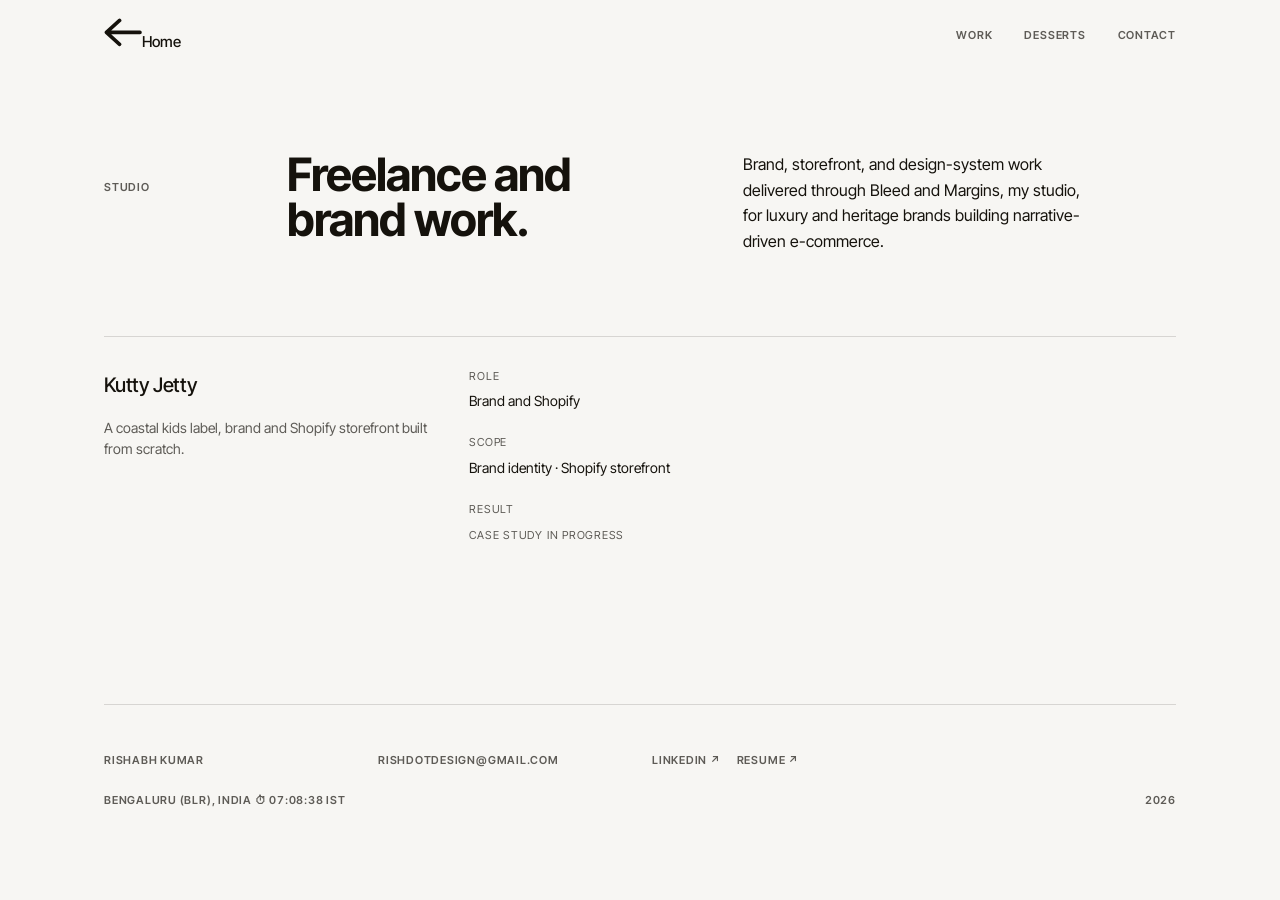
<file: studio.html>
<!DOCTYPE html>
<html lang="en" data-theme="light" data-dark>
<head>
<meta charset="UTF-8">
<meta name="viewport" content="width=device-width, initial-scale=1">
<title>Freelance and brand work</title>
<meta name="description" content="Brand and e-commerce work through Bleed and Margins, my studio, for luxury and heritage brands. Kutty Jetty, case study in progress.">
<link rel="icon" href="/favicon.ico" sizes="any">
<link rel="icon" type="image/svg+xml" href="/assets/favicon.svg">
<link rel="icon" type="image/png" sizes="32x32" href="/assets/icon-32.png">
<link rel="apple-touch-icon" href="/assets/apple-touch-icon.png">
<link rel="manifest" href="/site.webmanifest">
<meta name="theme-color" content="#F5F0E8">
<meta name="author" content="Rishabh Kumar">
<link rel="canonical" href="https://rish.design/studio.html">
<meta property="og:type" content="website">
<meta property="og:site_name" content="Rishabh Kumar">
<meta property="og:locale" content="en_US">
<meta property="og:title" content="Freelance and brand work">
<meta property="og:description" content="Brand and e-commerce work through Bleed and Margins, my studio, for luxury and heritage brands. Kutty Jetty, case study in progress.">
<meta property="og:url" content="https://rish.design/studio.html">
<meta property="og:image" content="https://rish.design/assets/og/studio.jpg">
<meta property="og:image:width" content="1200">
<meta property="og:image:height" content="630">
<meta property="og:image:alt" content="Freelance and brand work">
<meta name="twitter:card" content="summary_large_image">
<meta name="twitter:title" content="Freelance and brand work">
<meta name="twitter:description" content="Brand and e-commerce work through Bleed and Margins, my studio, for luxury and heritage brands. Kutty Jetty, case study in progress.">
<meta name="twitter:image" content="https://rish.design/assets/og/studio.jpg">

<link rel="preconnect" href="https://fonts.googleapis.com">
<link rel="preconnect" href="https://fonts.gstatic.com" crossorigin>
<link rel="stylesheet"
      href="https://fonts.googleapis.com/css2?family=Inter+Tight:wght@400;500;600;700;800;900&display=swap">
<link rel="stylesheet" href="/assets/style.css">
<link rel="stylesheet" href="/assets/v2.css">
<link rel="stylesheet" href="/assets/swiss.css">
<link rel="stylesheet" href="/assets/notebook.css">
<link rel="stylesheet" href="/assets/redo.css">
<script>document.documentElement.setAttribute("data-theme","light");document.documentElement.classList.add("js");</script>
</head>
<body>

<div class="wrap">
  <header class="snav">
    <a class="snav__mark snav__back" href="/" aria-label="Home"><svg viewBox="0 0 16 12" aria-hidden="true"><path d="M6.5 1 L1 6 L6.5 11 M1 6 H15" fill="none" stroke="currentColor" stroke-width="1.5" stroke-linecap="round" stroke-linejoin="round"/></svg>Home</a>
    <nav class="snav__links" aria-label="Site">
      <a href="/#work">Work</a>
      <a href="/desserts.html">Desserts</a>
      <a href="/#contact">Contact</a>
    </nav>
    <button class="snav__tool snav__menu" type="button" data-menu aria-expanded="false" aria-controls="sheet">Menu</button>
  </header>

  <div class="sheet" id="sheet">
    <button class="snav__tool sheet__close" type="button" data-menu-close>Close</button>
    <a href="/#work">Work</a>
    <a href="/desserts.html">Desserts</a>
    <a href="/#contact">Contact</a>
  </div>


  <main>
    <header class="phead">
      <p class="label nb-note">Studio</p>
      <h1>Freelance and brand work.</h1>
      <p class="phead__say">Brand, storefront, and design-system work delivered through Bleed and Margins, my studio, for luxury and heritage brands building narrative-driven e-commerce.</p>
    </header>

    <!-- A CATALOGUE, NOT CARDS.
         Three columns: who it was and what it is, the mono record, and the
         picture. Every picture here is a placeholder, so the third column
         renders nothing at all. An empty right-hand column reads as a
         margin; a dashed rectangle reads as a site that is not finished.

         2026-10-27: Sintero and Koodai Kind are out of the portfolio, so
         this is down to the one pending entry. -->
    <div class="cat" data-stagger>

      <!-- Not a link: there is no page to go to yet, and a dead row is
           worse than a row that says so. Kutty Jetty has no --acc-* of its
           own in style.css, so it carries no dot rather than borrowing
           someone else's colour. -->
      <div class="cat__i reveal">
        <div class="cat__l">
          <p class="cat__name">Kutty Jetty</p>
          <p class="cat__one sub">A coastal kids label, brand and Shopify storefront built from scratch.</p>
        </div>
        <div class="cat__m">
          <dl>
            <div><dt>Role</dt><dd>Brand and Shopify</dd></div>
            <div><dt>Scope</dt><dd>Brand identity &middot; Shopify storefront</dd></div>
            <div><dt>Result</dt><dd><span class="cat__pending">Case study in progress</span></dd></div>
          </dl>
        </div>
        <div class="cat__r"></div>
      </div>

    </div>
  </main>

  <footer class="sfoot">
    <div class="sfoot__grid label">
      <span class="sfoot__who">Rishabh Kumar</span>
      <a class="sfoot__mail" href="mailto:rishdotdesign@gmail.com">rishdotdesign@gmail.com</a>
      <span class="sfoot__out">
        <a href="https://www.linkedin.com/in/rishabhkumarr" target="_blank" rel="noopener">LinkedIn <span aria-hidden="true">&#8599;</span></a>
        <a href="/assets/Rishabh-Kumar-Resume.pdf" target="_blank" rel="noopener">Resume <span aria-hidden="true">&#8599;</span></a>
      </span>
          <span class="nb-clock" data-clock hidden>Bengaluru (BLR), India <span aria-hidden="true">&#9201;</span> <time aria-live="off"></time> IST</span>
    <span class="sfoot__end"><span class="u-tab">2026</span></span>
    </div>
  </footer>

</div>

<script src="/assets/swiss.js"></script>
<script src="/assets/notebook.js"></script>
<script src="/assets/redo.js"></script>
</body>
</html>
</file>
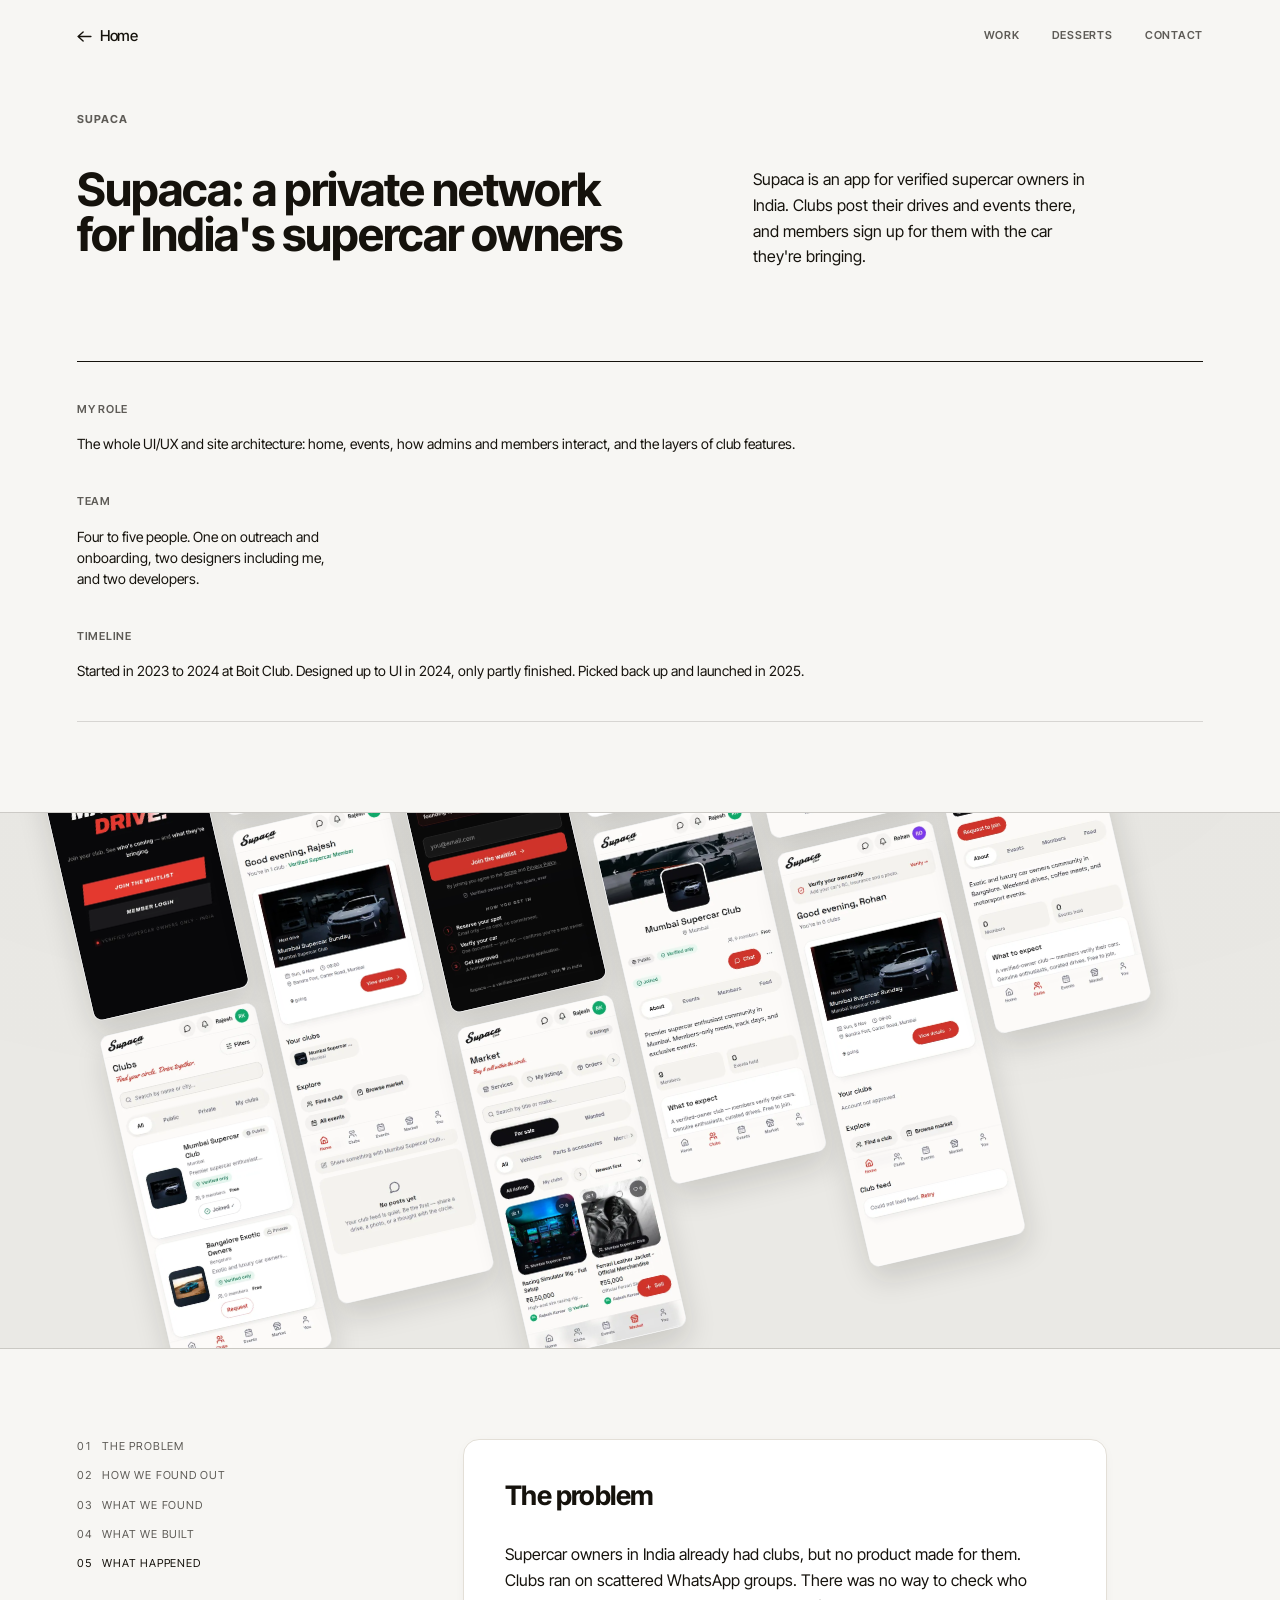
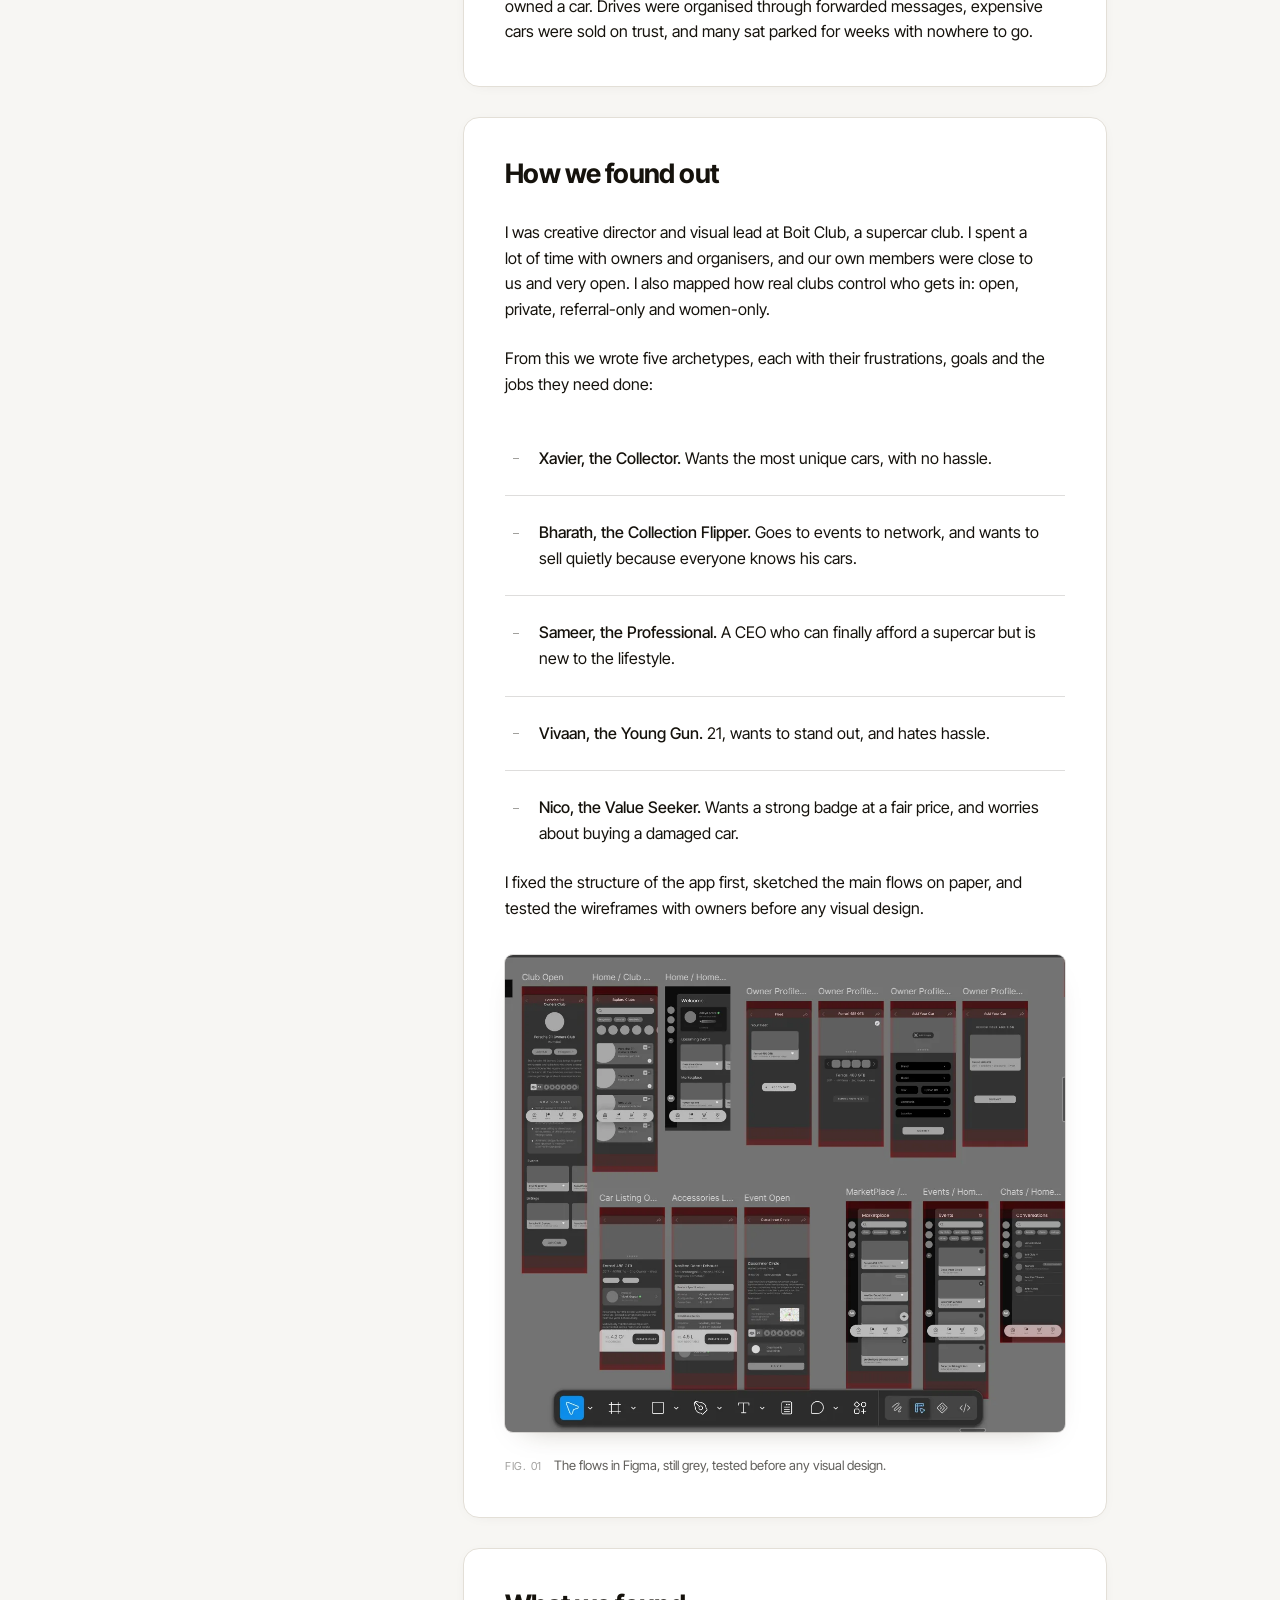
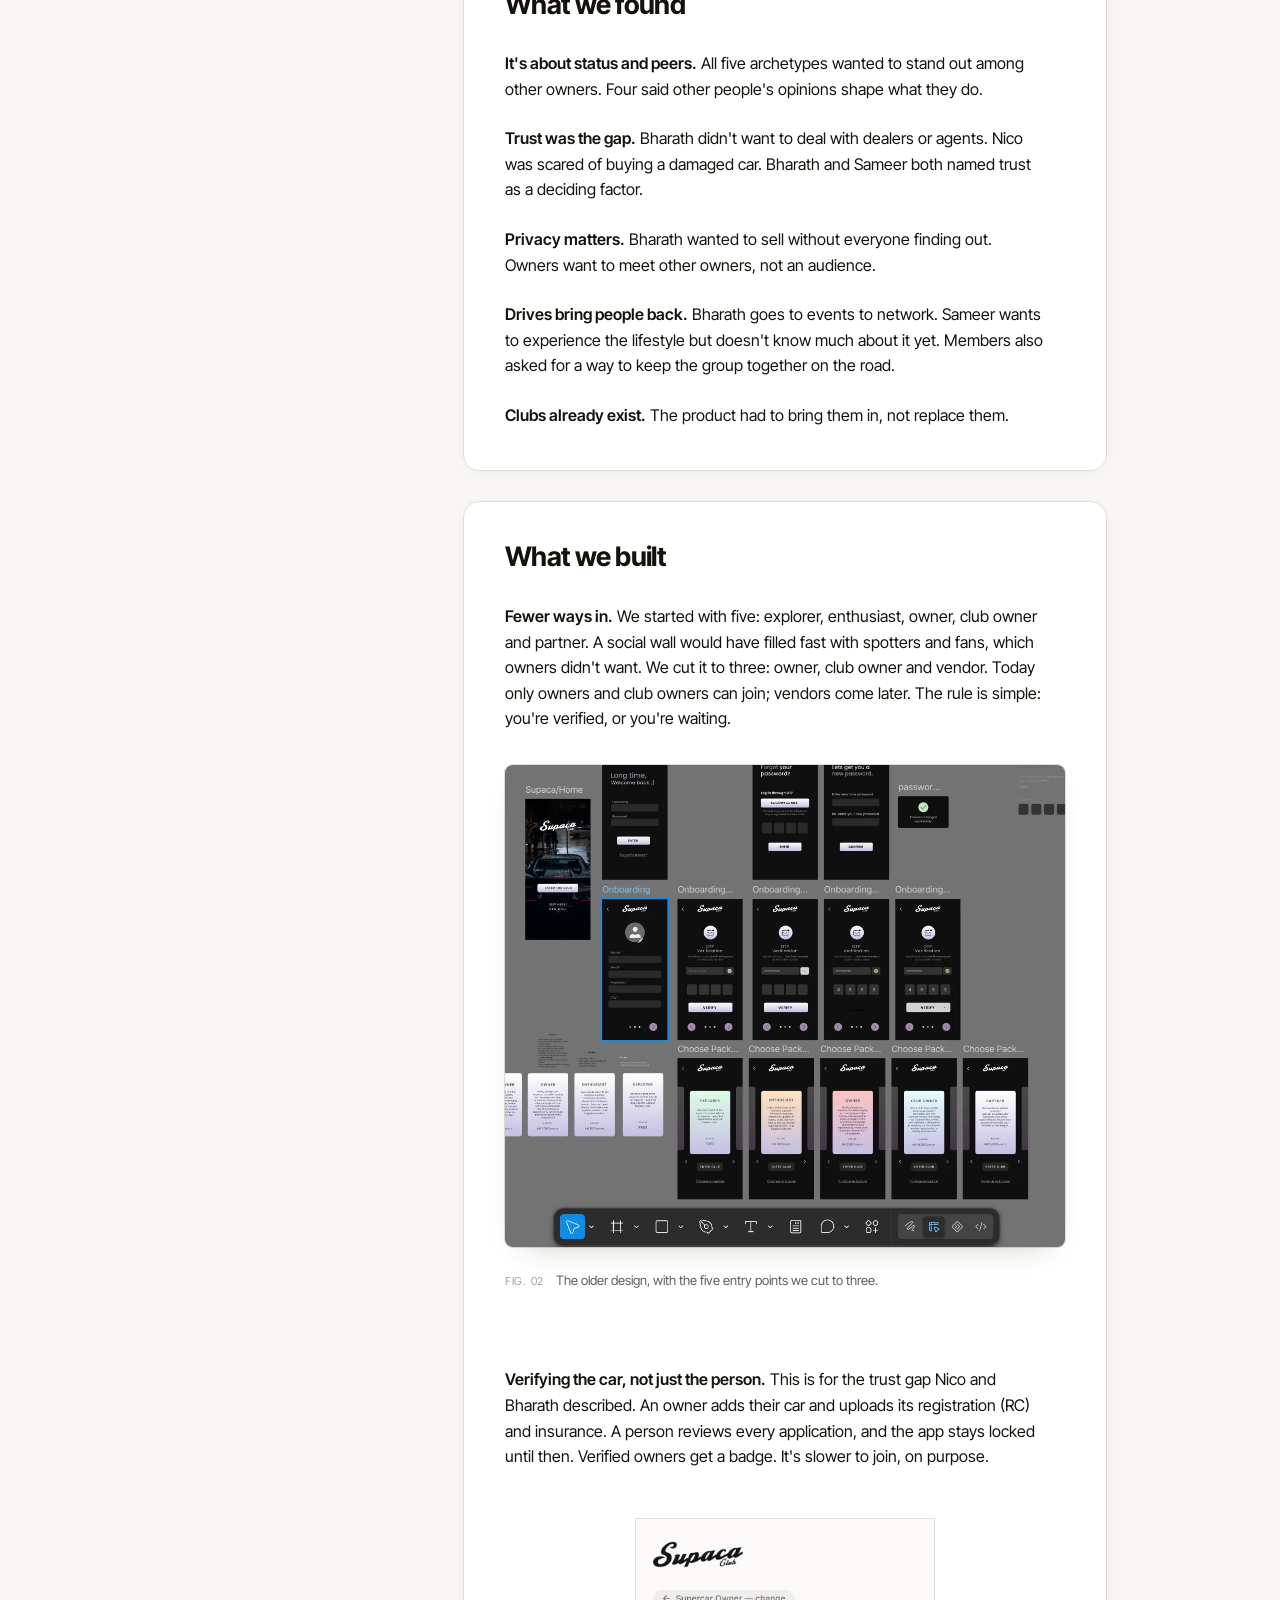
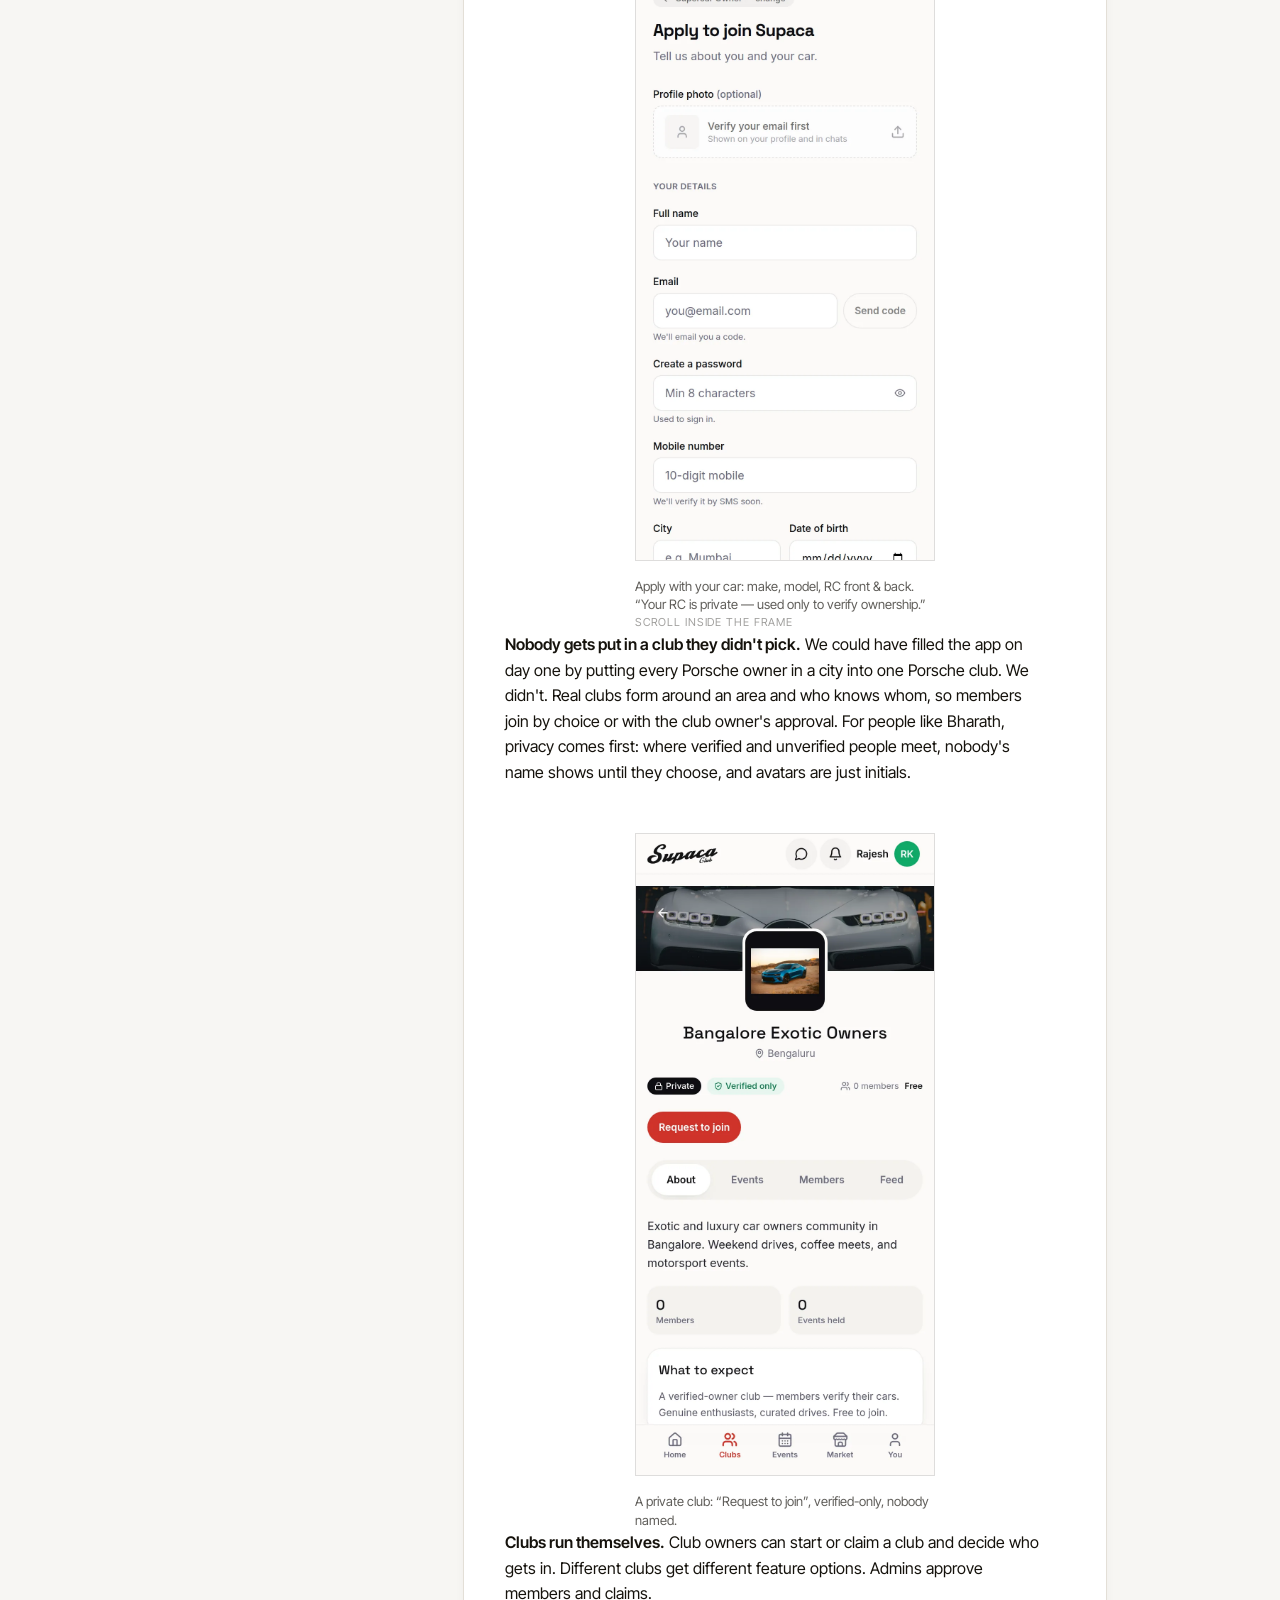
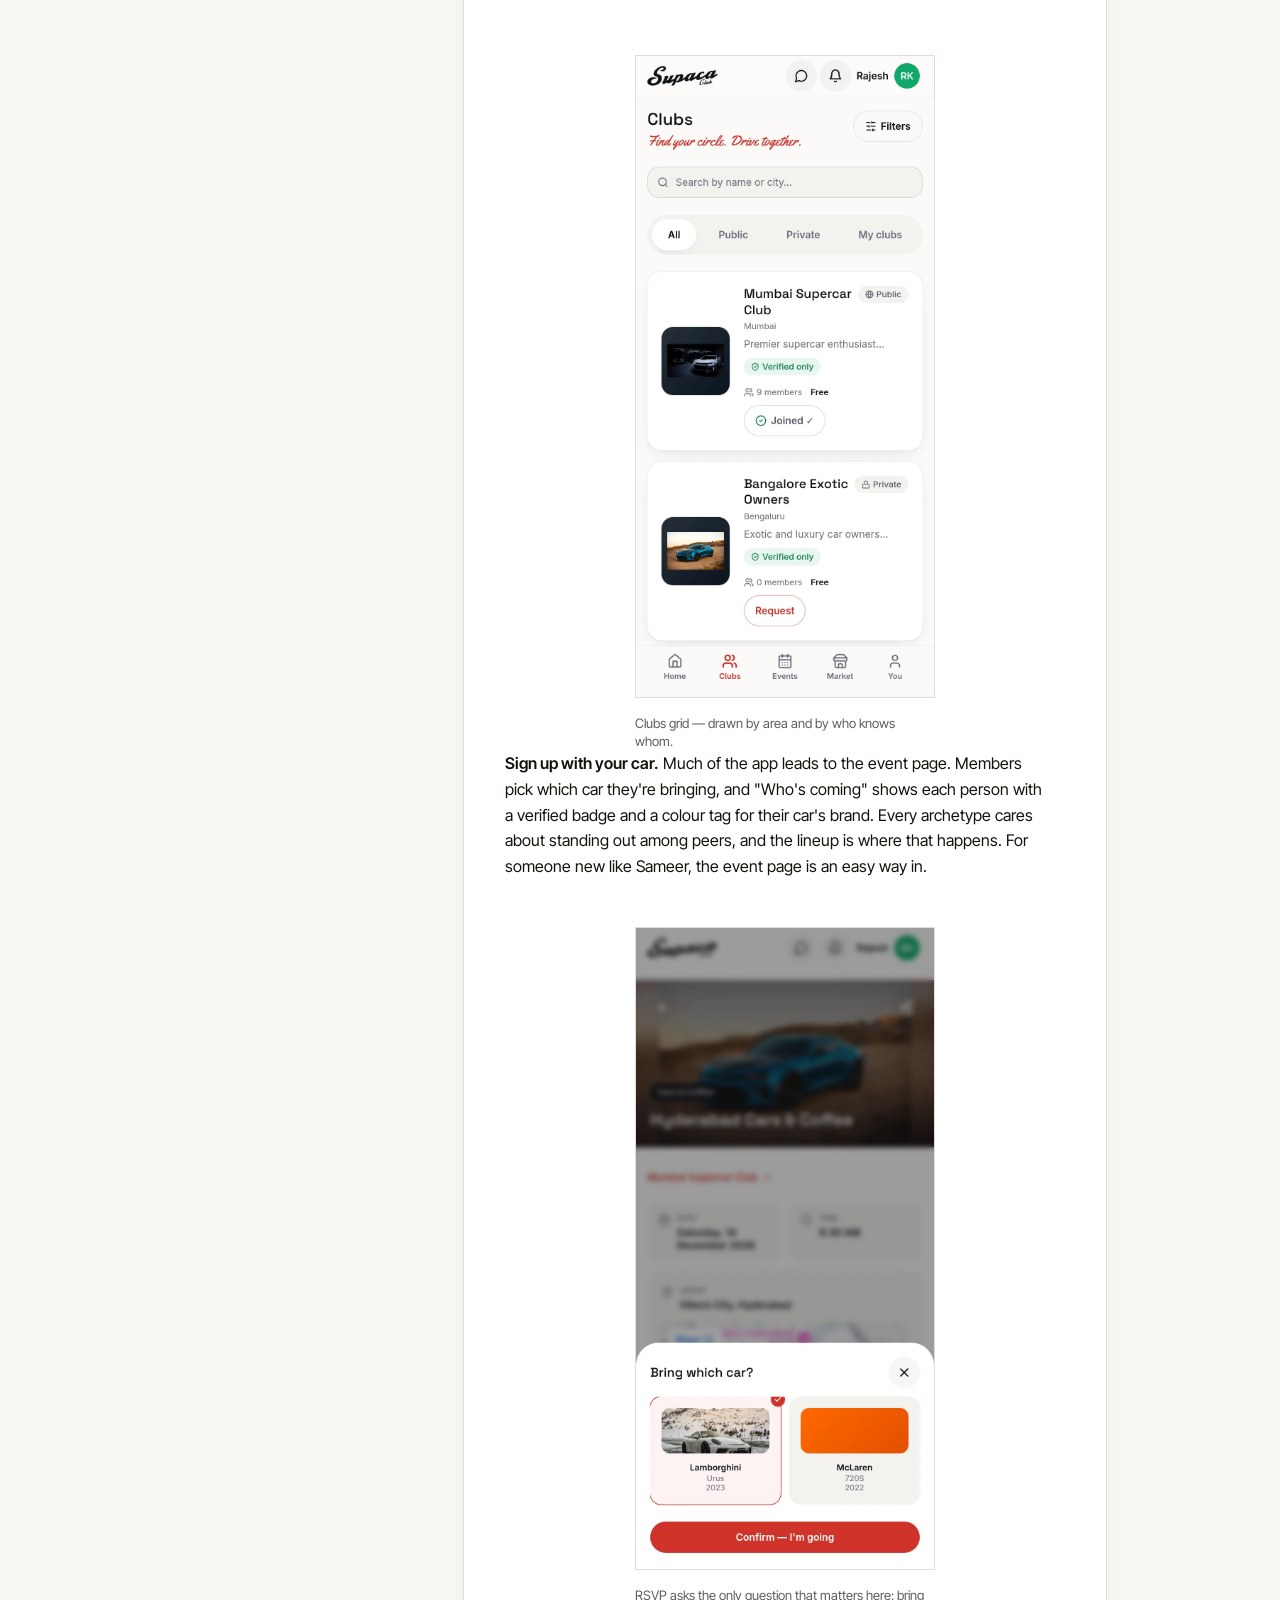
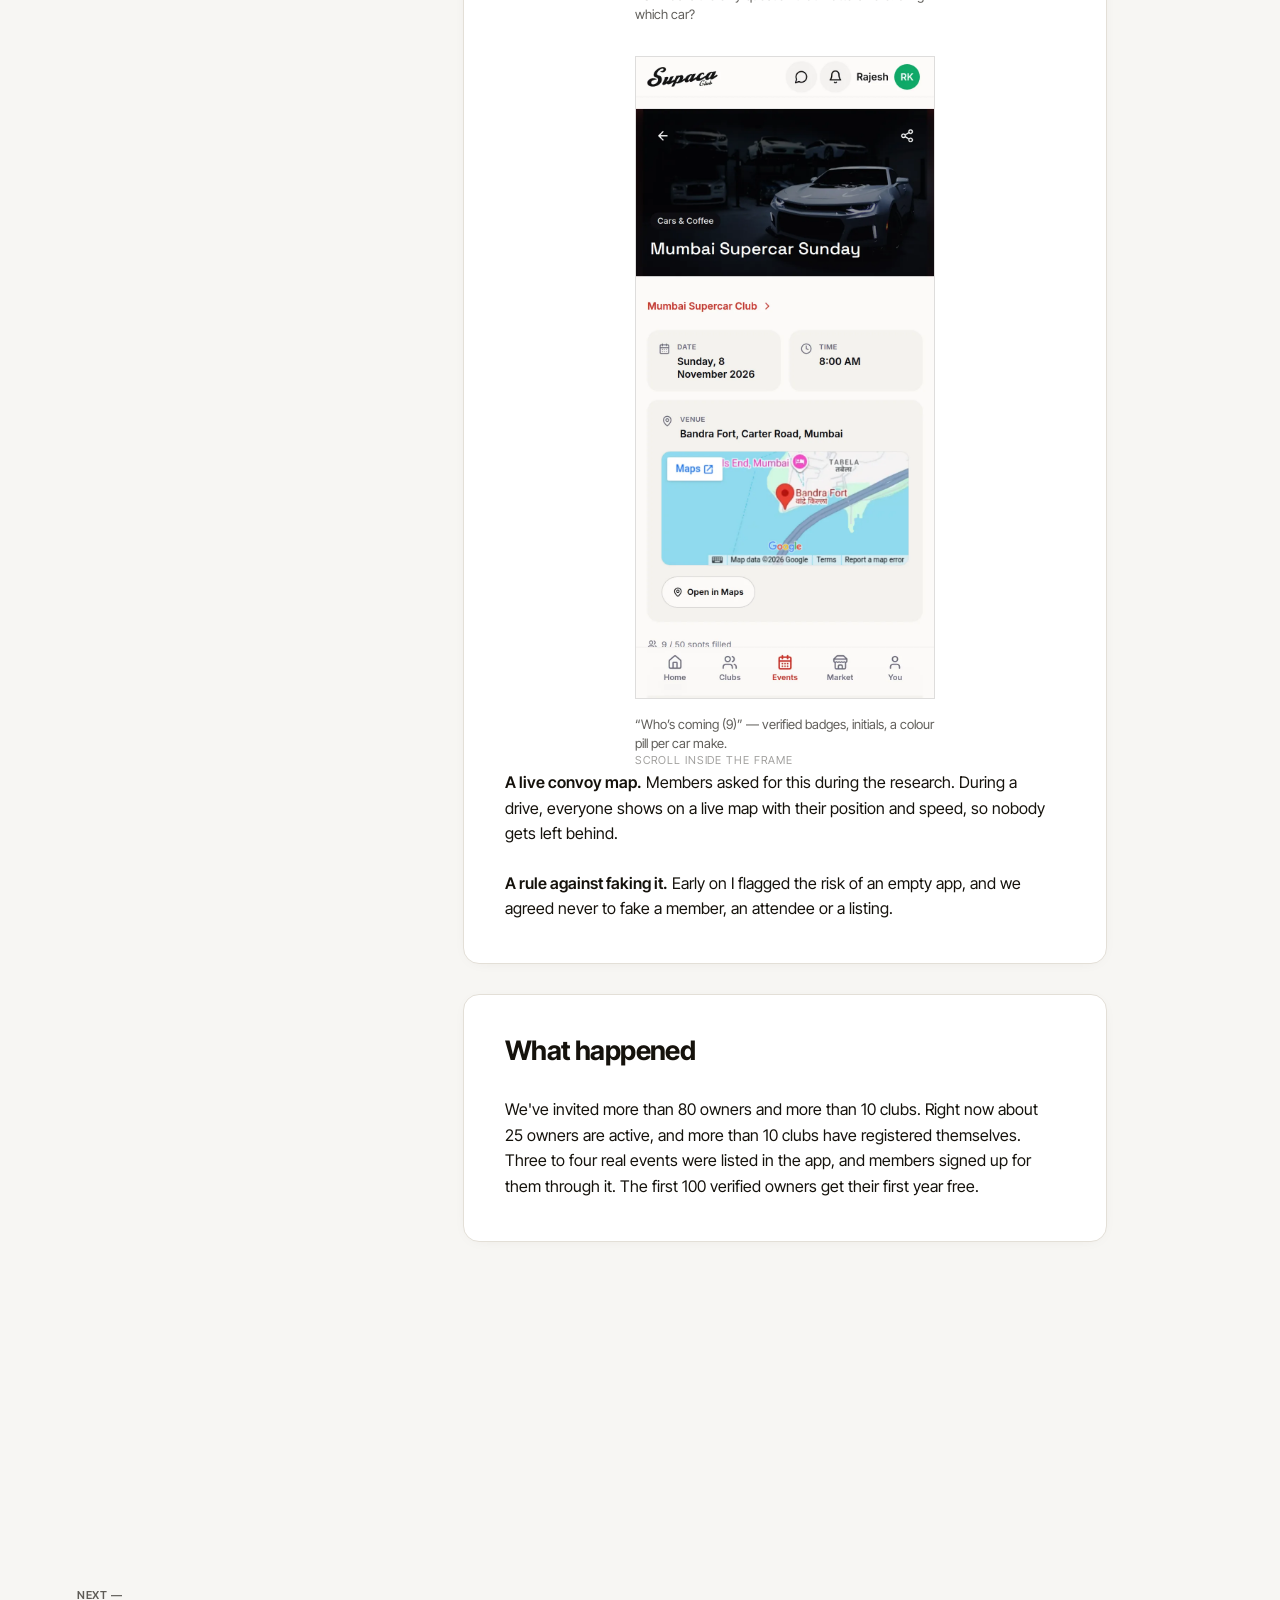
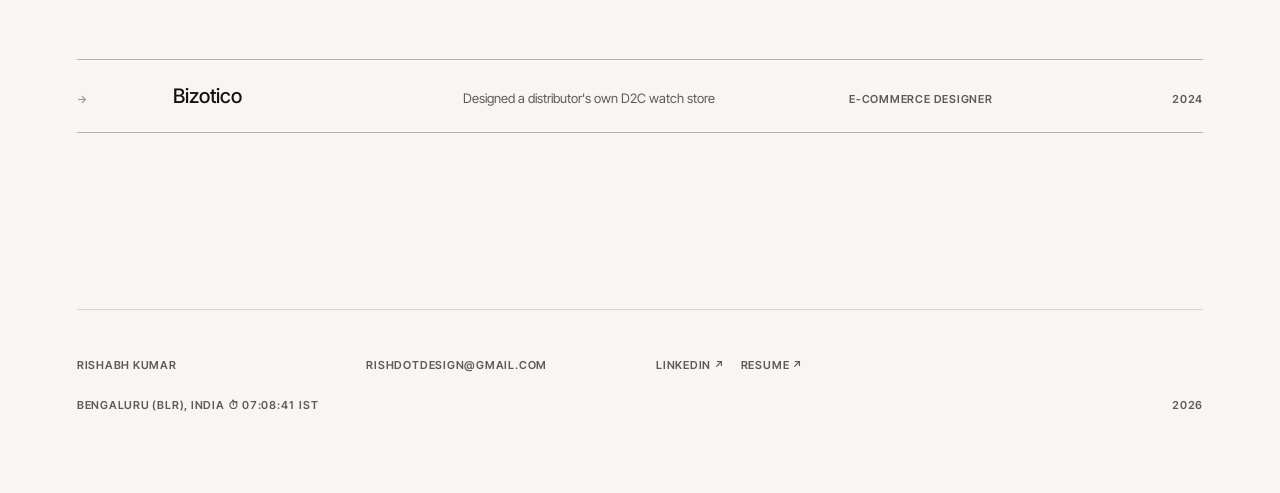
<file: supaca.html>
<!DOCTYPE html>
<html lang="en" data-case>
<head>
<meta charset="UTF-8">
<meta name="viewport" content="width=device-width, initial-scale=1">
<meta name="robots" content="noindex, nofollow">
<title>Supaca: a private network for India's supercar owners</title>
<meta name="description" content="Supaca is an app for verified supercar owners in India. Clubs post their drives and events there, and members sign up with the car they're bringing. Product case study by Rishabh Kumar.">
<link rel="icon" href="/favicon.ico" sizes="any">
<link rel="icon" type="image/svg+xml" href="/assets/favicon.svg">
<link rel="icon" type="image/png" sizes="32x32" href="/assets/icon-32.png">
<link rel="apple-touch-icon" href="/assets/apple-touch-icon.png">
<link rel="manifest" href="/site.webmanifest">
<meta name="theme-color" content="#F5F0E8">
<meta name="author" content="Rishabh Kumar">
<link rel="canonical" href="https://rish.design/supaca.html">
<meta property="og:type" content="article">
<meta property="og:site_name" content="Rishabh Kumar">
<meta property="og:locale" content="en_US">
<meta property="og:title" content="Supaca: a private network for India's supercar owners">
<meta property="og:description" content="Supaca is an app for verified supercar owners in India. Clubs post their drives and events there, and members sign up with the car they're bringing.">
<meta property="og:url" content="https://rish.design/supaca.html">
<meta property="og:image" content="https://rish.design/assets/og/supaca.jpg">
<meta property="og:image:width" content="1200">
<meta property="og:image:height" content="630">
<meta property="og:image:alt" content="Supaca: a private network for India's supercar owners">
<meta name="twitter:card" content="summary_large_image">
<meta name="twitter:title" content="Supaca: a private network for India's supercar owners">
<meta name="twitter:description" content="Supaca is an app for verified supercar owners in India. Clubs post their drives and events there, and members sign up with the car they're bringing.">
<meta name="twitter:image" content="https://rish.design/assets/og/supaca.jpg">

<link rel="preconnect" href="https://fonts.googleapis.com">
<link rel="preconnect" href="https://fonts.gstatic.com" crossorigin>
<link rel="stylesheet"
      href="https://fonts.googleapis.com/css2?family=Inter+Tight:wght@400;500;600;700;800;900&display=swap">
<link rel="stylesheet" href="/assets/case.css">
<link rel="stylesheet" href="/assets/v2.css">
<link rel="stylesheet" href="/assets/swiss.css">
<link rel="stylesheet" href="/assets/notebook.css">
<link rel="stylesheet" href="/assets/redo.css">
<link rel="stylesheet" href="/assets/case-extras.css">
<link rel="stylesheet" href="/assets/supaca.css">
<link rel="stylesheet" href="/assets/supaca-case.css">
<script>document.documentElement.setAttribute("data-theme","light");document.documentElement.classList.add("js");</script>
</head>
<body class="scase" style="--dot: var(--dot-supaca)">

<div class="wrap">

  <header class="snav">
    <a class="snav__mark snav__back" href="/" aria-label="Home"><svg viewBox="0 0 16 12" aria-hidden="true"><path d="M6.5 1 L1 6 L6.5 11 M1 6 H15" fill="none" stroke="currentColor" stroke-width="1.5" stroke-linecap="round" stroke-linejoin="round"/></svg>Home</a>
    <nav class="snav__links" aria-label="Site">
      <a href="/#work">Work</a>
      <a href="/desserts.html">Desserts</a>
      <a href="/#contact">Contact</a>
    </nav>
    <button class="snav__tool snav__menu" type="button" data-menu aria-expanded="false" aria-controls="sheet">Menu</button>
  </header>

  <div class="sheet" id="sheet">
    <button class="snav__tool sheet__close" type="button" data-menu-close>Close</button>
    <a href="/#work">Work</a>
    <a href="/desserts.html">Desserts</a>
    <a href="/#contact">Contact</a>
  </div>


  <header class="head">
    <p class="eyebrow">Supaca</p>
    <h1>Supaca: a private network for India's supercar owners</h1>
    <p class="standfirst">Supaca is an app for verified supercar owners in India. Clubs post their drives and events there, and members sign up for them with the car they're bringing.</p>
  </header>

    <dl class="mstrip">
      <div class="mstrip__i mstrip__i--wide">
        <dt>My role</dt>
        <dd>The whole UI/UX and site architecture: home, events, how admins and members interact, and the layers of club features.</dd>
      </div>
      <div class="mstrip__i">
        <dt>Team</dt>
        <dd>Four to five people. One on outreach and onboarding, two designers including me, and two developers.</dd>
      </div>
      <div class="mstrip__i mstrip__i--wide">
        <dt>Timeline</dt>
        <dd>Started in 2023 to 2024 at Boit Club. Designed up to UI in 2024, only partly finished. Picked back up and launched in 2025.</dd>
      </div>
    </dl>

    <!-- The screen wall. Twelve screens of the beta on the tilt, each one
         whole: only the captures that are already phone-shaped are in here,
         and the long ones keep their scrollable frames further down. -->
    <figure class="fullbleed mock" role="img"
            aria-label="Twelve screens from the Supaca beta, laid over each other on a tilt: the landing page, the clubs grid, the three ways in, the home screen, the waitlist, marketplace filters, the RSVP sheet, a club profile, member login, verification pending, starting a club, and a private club.">
      <div class="mock__stage" aria-hidden="true">
        <div class="mock__col">
          <img class="mock__s" src="/assets/media/supaca-w-landing.webp" width="420" height="900" alt="" decoding="async">
          <img class="mock__s" src="/assets/media/supaca-w-clubs.webp" width="420" height="936" alt="" decoding="async">
        </div>
        <div class="mock__col">
          <img class="mock__s" src="/assets/media/supaca-w-join.webp" width="420" height="900" alt="" decoding="async">
          <img class="mock__s" src="/assets/media/supaca-w-home.webp" width="420" height="1288" alt="" decoding="async">
        </div>
        <div class="mock__col">
          <img class="mock__s" src="/assets/media/supaca-w-waitlist.webp" width="420" height="944" alt="" decoding="async">
          <img class="mock__s" src="/assets/media/supaca-w-filters.webp" width="420" height="900" alt="" decoding="async">
        </div>
        <div class="mock__col">
          <img class="mock__s" src="/assets/media/supaca-w-rsvp.webp" width="420" height="900" alt="" decoding="async">
          <img class="mock__s" src="/assets/media/supaca-w-clubprofile.webp" width="420" height="955" alt="" decoding="async">
        </div>
        <div class="mock__col">
          <img class="mock__s" src="/assets/media/supaca-w-login.webp" width="420" height="900" alt="" decoding="async">
          <img class="mock__s" src="/assets/media/supaca-w-pending.webp" width="420" height="1125" alt="" decoding="async">
        </div>
        <div class="mock__col">
          <img class="mock__s" src="/assets/media/supaca-w-startclub.webp" width="420" height="892" alt="" decoding="async">
          <img class="mock__s" src="/assets/media/supaca-w-private.webp" width="420" height="955" alt="" decoding="async">
        </div>
      </div>
    </figure>

  <div class="layout">
    <nav class="chapters" aria-label="Chapters"></nav>

    <main class="col">

      <section id="problem">
        <h2>The problem</h2>
        <p>Supercar owners in India already had clubs, but no product made for them. Clubs ran on scattered WhatsApp groups. There was no way to check who owned a car. Drives were organised through forwarded messages, expensive cars were sold on trust, and many sat parked for weeks with nowhere to go.</p>
      </section>

      <section id="research">
        <h2>How we found out</h2>
        <p>I was creative director and visual lead at Boit Club, a supercar club. I spent a lot of time with owners and organisers, and our own members were close to us and very open. I also mapped how real clubs control who gets in: open, private, referral-only and women-only.</p>
        <p>From this we wrote five archetypes, each with their frustrations, goals and the jobs they need done:</p>
        <ul class="plain principles">
          <li><b>Xavier, the Collector.</b> Wants the most unique cars, with no hassle.</li>
          <li><b>Bharath, the Collection Flipper.</b> Goes to events to network, and wants to sell quietly because everyone knows his cars.</li>
          <li><b>Sameer, the Professional.</b> A CEO who can finally afford a supercar but is new to the lifestyle.</li>
          <li><b>Vivaan, the Young Gun.</b> 21, wants to stand out, and hates hassle.</li>
          <li><b>Nico, the Value Seeker.</b> Wants a strong badge at a fair price, and worries about buying a damaged car.</li>
        </ul>
        <p>I fixed the structure of the app first, sketched the main flows on paper, and tested the wireframes with owners before any visual design.</p>
        <figure>
          <div class="media">
            <img src="/assets/media/supaca-wireframes.webp" width="1113" height="949" decoding="async"
                 alt="A Figma canvas of grey wireframes: a club page, the explore-clubs list, home, the owner profile with a fleet and an add-your-car form, a car listing, an accessories listing, an event page, the marketplace, events and chats.">
          </div>
          <figcaption data-fig="01">The flows in Figma, still grey, tested before any visual design.</figcaption>
        </figure>
      </section>

      <section id="found">
        <h2>What we found</h2>
        <p><strong>It's about status and peers.</strong> All five archetypes wanted to stand out among other owners. Four said other people's opinions shape what they do.</p>
        <p><strong>Trust was the gap.</strong> Bharath didn't want to deal with dealers or agents. Nico was scared of buying a damaged car. Bharath and Sameer both named trust as a deciding factor.</p>
        <p><strong>Privacy matters.</strong> Bharath wanted to sell without everyone finding out. Owners want to meet other owners, not an audience.</p>
        <p><strong>Drives bring people back.</strong> Bharath goes to events to network. Sameer wants to experience the lifestyle but doesn't know much about it yet. Members also asked for a way to keep the group together on the road.</p>
        <p><strong>Clubs already exist.</strong> The product had to bring them in, not replace them.</p>
      </section>

      <section id="built">
        <h2>What we built</h2>

        <p><strong>Fewer ways in.</strong> We started with five: explorer, enthusiast, owner, club owner and partner. A social wall would have filled fast with spotters and fans, which owners didn't want. We cut it to three: owner, club owner and vendor. Today only owners and club owners can join; vendors come later. The rule is simple: you're verified, or you're waiting.</p>
        <figure>
          <div class="media">
            <img src="/assets/media/supaca-five-entry-points.webp" width="1071" height="922" decoding="async"
                 alt="A Figma canvas of the older design: a home screen, a login, password recovery, five onboarding screens, and the five packages that were cut - Explorer free, Enthusiast, Owner, Club Owner and Partner, each with its own monthly price.">
          </div>
          <figcaption data-fig="02">The older design, with the five entry points we cut to three.</figcaption>
        </figure>

        <p><strong>Verifying the car, not just the person.</strong> This is for the trust gap Nico and Bharath described. An owner adds their car and uploads its registration (RC) and insurance. A person reviews every application, and the app stays locked until then. Verified owners get a badge. It's slower to join, on purpose.</p>
        <div class="d-pair">
          <figure class="d-shot">
            <div class="d-frame" tabindex="0" role="group" aria-label="Apply with your car: make, model, RC front and back. Your RC is private, used only to verify ownership. Scroll inside the frame to see the whole screen.">
              <img src="/assets/media/supaca-d2-apply.webp" width="840" height="4158" decoding="async"
                   alt="The application form: profile photo, name, email, password, mobile, city and date of birth, then the car's make, model and year, a photo of it, the registration certificate front and back, and insurance, with a note that the RC is private and used only to verify ownership.">
            </div>
            <figcaption>Apply with your car: make, model, RC front &amp; back. &ldquo;Your RC is private &mdash; used only to verify ownership.&rdquo;</figcaption>
            <p class="d-scroll">Scroll inside the frame</p>
          </figure>
        </div>

        <p><strong>Nobody gets put in a club they didn't pick.</strong> We could have filled the app on day one by putting every Porsche owner in a city into one Porsche club. We didn't. Real clubs form around an area and who knows whom, so members join by choice or with the club owner's approval. For people like Bharath, privacy comes first: where verified and unverified people meet, nobody's name shows until they choose, and avatars are just initials.</p>
        <div class="d-pair">
          <figure class="d-shot">
            <div class="d-frame">
              <img src="/assets/media/supaca-d3-private.webp" width="840" height="1910" decoding="async"
                   alt="A private club page for Bangalore Exotic Owners: a Request to join button where a joined club shows chat, a verified-only badge, no member named, and tabs for about, events, members and feed.">
            </div>
            <figcaption>A private club: &ldquo;Request to join&rdquo;, verified-only, nobody named.</figcaption>
          </figure>
        </div>

        <p><strong>Clubs run themselves.</strong> Club owners can start or claim a club and decide who gets in. Different clubs get different feature options. Admins approve members and claims.</p>
        <div class="d-pair">
          <figure class="d-shot">
            <div class="d-frame">
              <img src="/assets/media/supaca-d3-clubs.webp" width="840" height="1872" decoding="async"
                   alt="The clubs grid: Mumbai Supercar Club, joined, and Bangalore Exotic Owners, private, each with its city, member count and a verified-only badge, over a search field and public, private and my-clubs filters.">
            </div>
            <figcaption>Clubs grid &mdash; drawn by area and by who knows whom.</figcaption>
          </figure>
        </div>

        <p><strong>Sign up with your car.</strong> Much of the app leads to the event page. Members pick which car they're bringing, and "Who's coming" shows each person with a verified badge and a colour tag for their car's brand. Every archetype cares about standing out among peers, and the lineup is where that happens. For someone new like Sameer, the event page is an easy way in.</p>
        <div class="d-pair">
          <figure class="d-shot">
            <div class="d-frame">
              <img src="/assets/media/supaca-d4-rsvp.webp" width="840" height="1800" decoding="async"
                   alt="The RSVP sheet over an event: Bring which car?, with a Lamborghini Urus selected beside a McLaren 720S, and a Confirm, I'm going button.">
            </div>
            <figcaption>RSVP asks the only question that matters here: bring which car?</figcaption>
          </figure>
          <figure class="d-shot">
            <div class="d-frame" tabindex="0" role="group" aria-label="Who's coming (9): verified badges, initials, a colour pill per car make. Scroll inside the frame to see the whole screen.">
              <img src="/assets/media/supaca-d4-event.webp" width="840" height="4856" decoding="async"
                   alt="The event page for Mumbai Supercar Sunday: date, time, venue and a map, then Who's coming, nine attendees, each an initial with a verified dot and a colour pill naming the car they are bringing.">
            </div>
            <figcaption>&ldquo;Who&rsquo;s coming (9)&rdquo; &mdash; verified badges, initials, a colour pill per car make.</figcaption>
            <p class="d-scroll">Scroll inside the frame</p>
          </figure>
        </div>

        <p><strong>A live convoy map.</strong> Members asked for this during the research. During a drive, everyone shows on a live map with their position and speed, so nobody gets left behind.</p>

        <p><strong>A rule against faking it.</strong> Early on I flagged the risk of an empty app, and we agreed never to fake a member, an attendee or a listing.</p>
      </section>

      <section id="outcome">
        <h2>What happened</h2>
        <p>We've invited more than 80 owners and more than 10 clubs. Right now about 25 owners are active, and more than 10 clubs have registered themselves. Three to four real events were listed in the app, and members signed up for them through it. The first 100 verified owners get their first year free.</p>
      </section>

    </main>

  </div>

  <section class="nextp" aria-labelledby="nextLabel">
    <p class="label nb-note" id="nextLabel">Next &mdash;</p>
    <div class="idx">
      <a class="idx-row" href="/bizotico.html" style="--dot: var(--dot-bizotico)" data-thumb="/assets/media/bizo-band-16x10.webp" aria-label="Bizotico: Designed a distributor's own D2C watch store. E-commerce Designer, 2024.">
        <span class="idx-row__in">
          <span class="idx-no label u-tab" aria-hidden="true">&rarr;</span>
          <span class="idx-name">Bizotico</span>
          <span class="idx-line sub">Designed a distributor's own D2C watch store</span>
          <span class="idx-role label">E-commerce Designer</span>
          <span class="idx-year label">2024</span>
        </span>
      </a>
    </div>
  </section>

  <footer class="sfoot">
    <div class="sfoot__grid label">
      <span class="sfoot__who">Rishabh Kumar</span>
      <a class="sfoot__mail" href="mailto:rishdotdesign@gmail.com">rishdotdesign@gmail.com</a>
      <span class="sfoot__out">
        <a href="https://www.linkedin.com/in/rishabhkumarr" target="_blank" rel="noopener">LinkedIn <span aria-hidden="true">&#8599;</span></a>
        <a href="/assets/Rishabh-Kumar-Resume.pdf" target="_blank" rel="noopener">Resume <span aria-hidden="true">&#8599;</span></a>
      </span>
          <span class="nb-clock" data-clock hidden>Bengaluru (BLR), India <span aria-hidden="true">&#9201;</span> <time aria-live="off"></time> IST</span>
    <span class="sfoot__end"><span class="u-tab">2026</span></span>
    </div>
  </footer>

</div>

<script src="/assets/swiss.js"></script>
<script src="/assets/notebook.js"></script>
<script src="/assets/redo.js"></script>

</body>
</html>
</file>
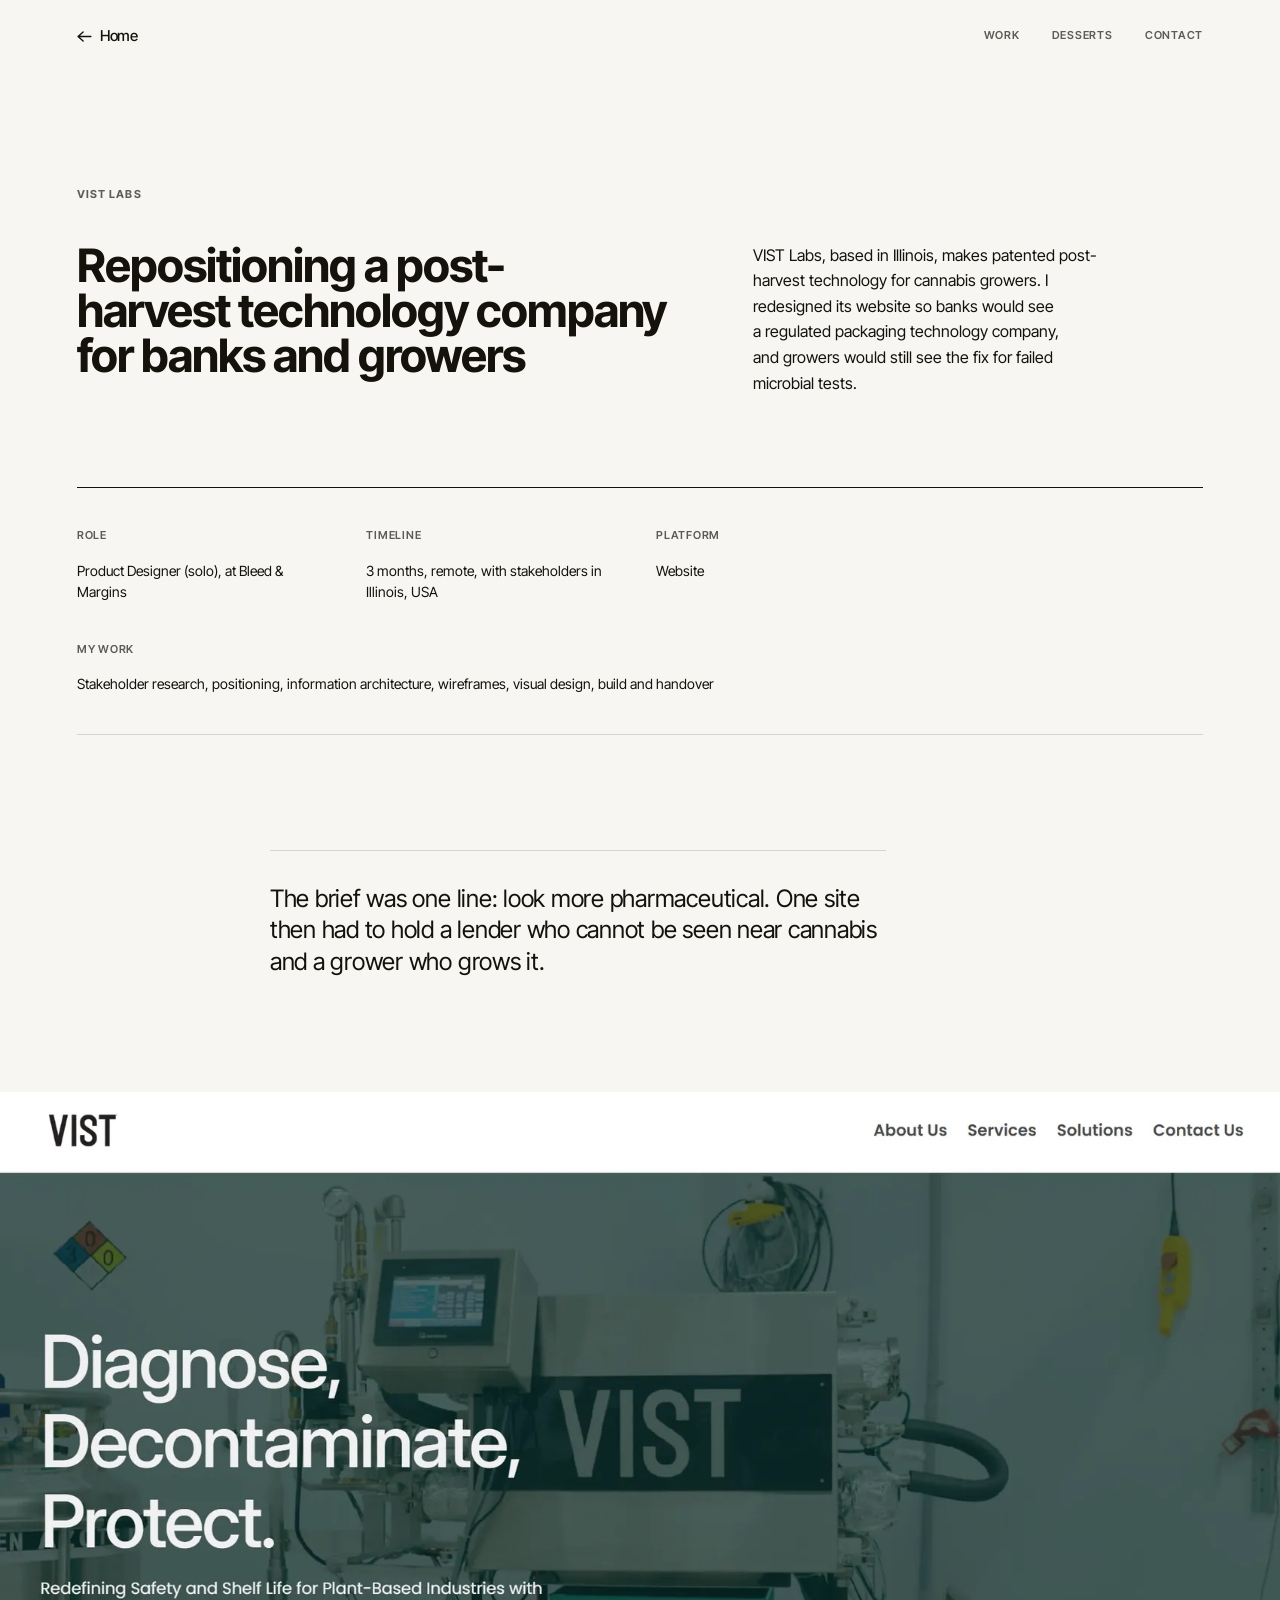
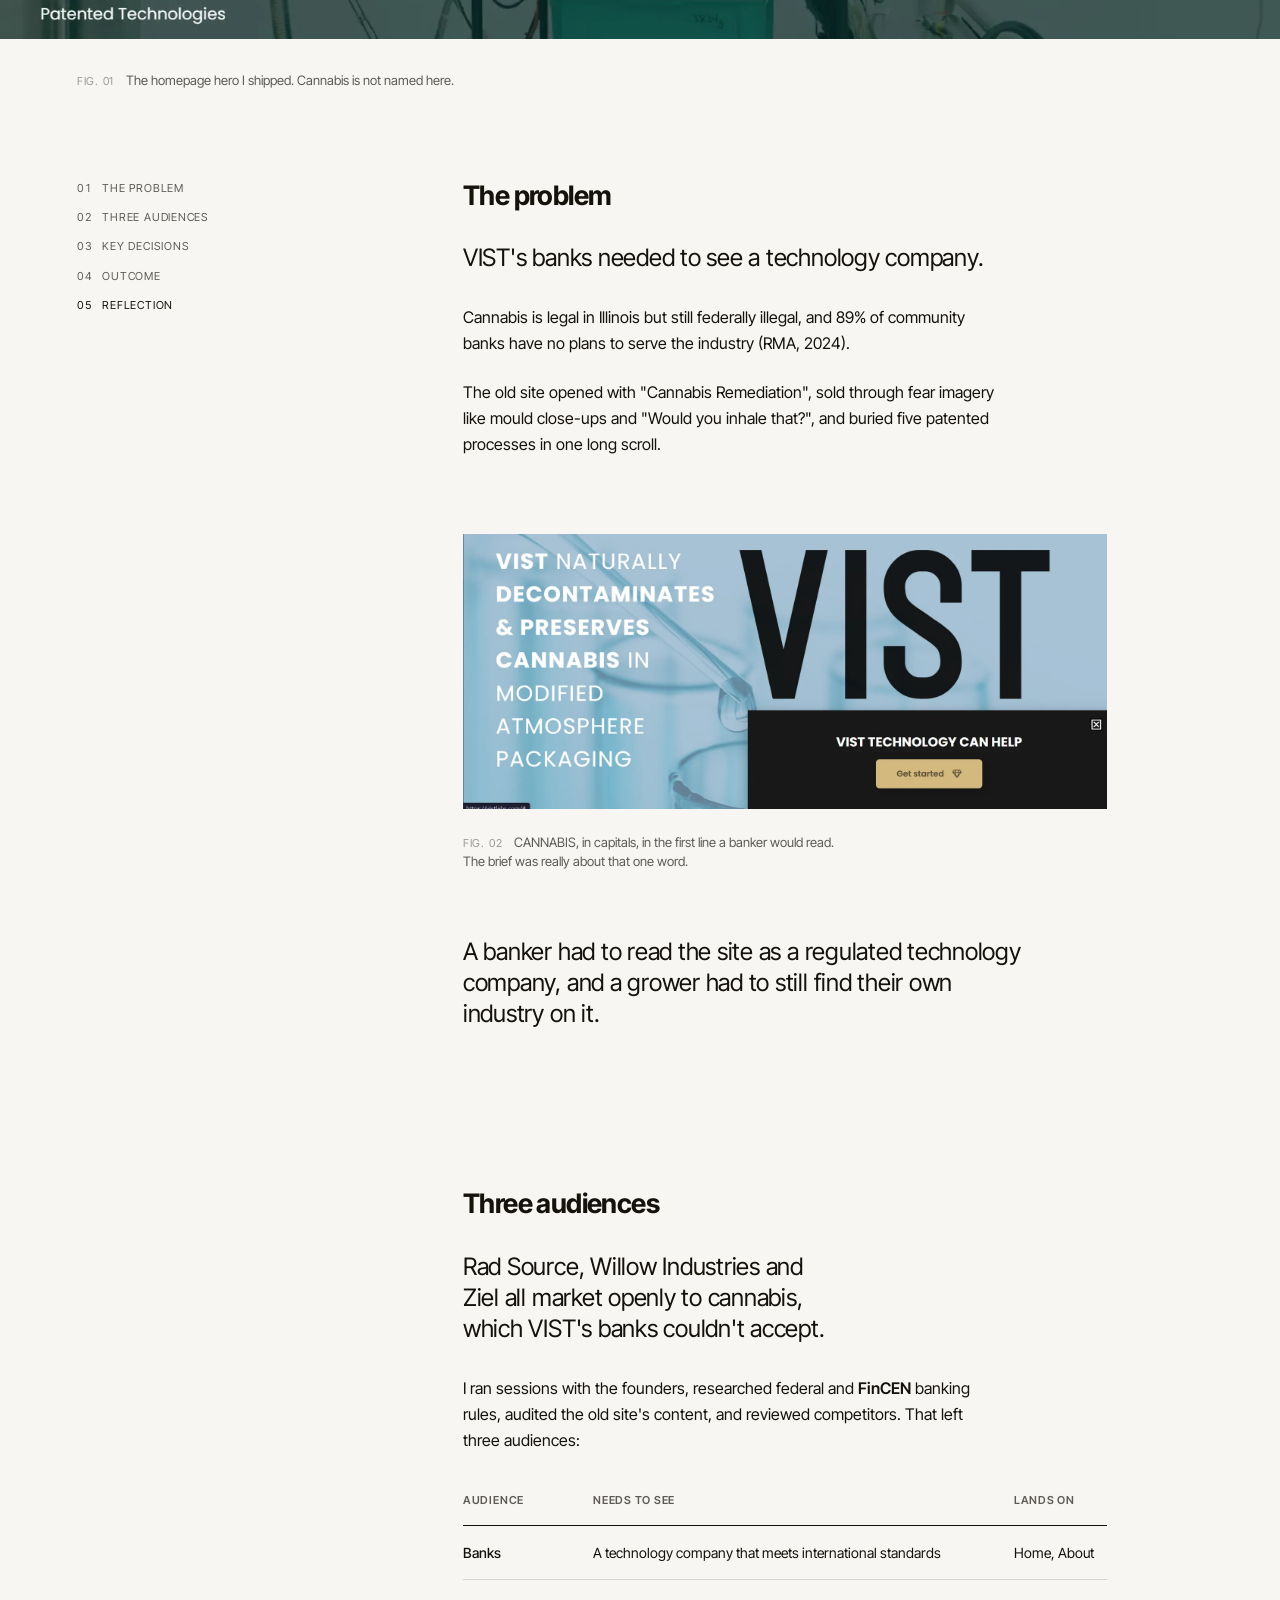
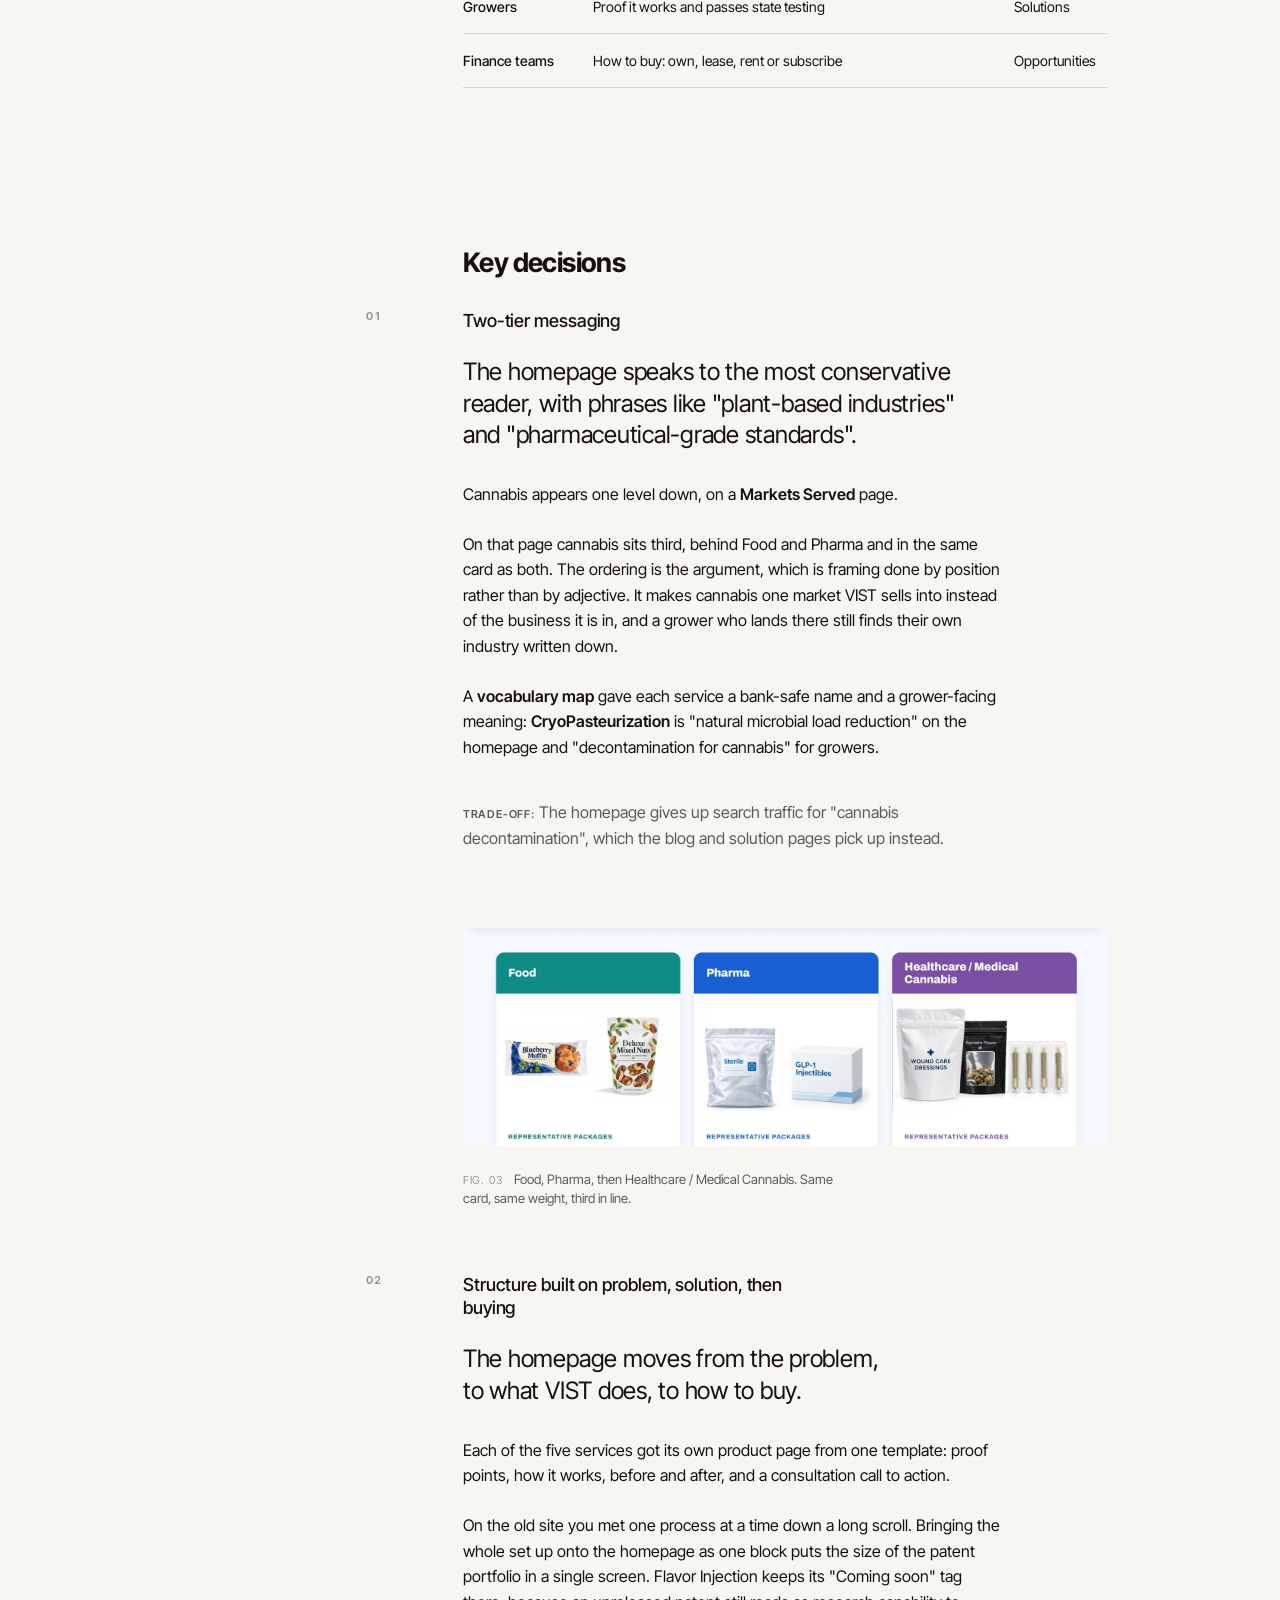
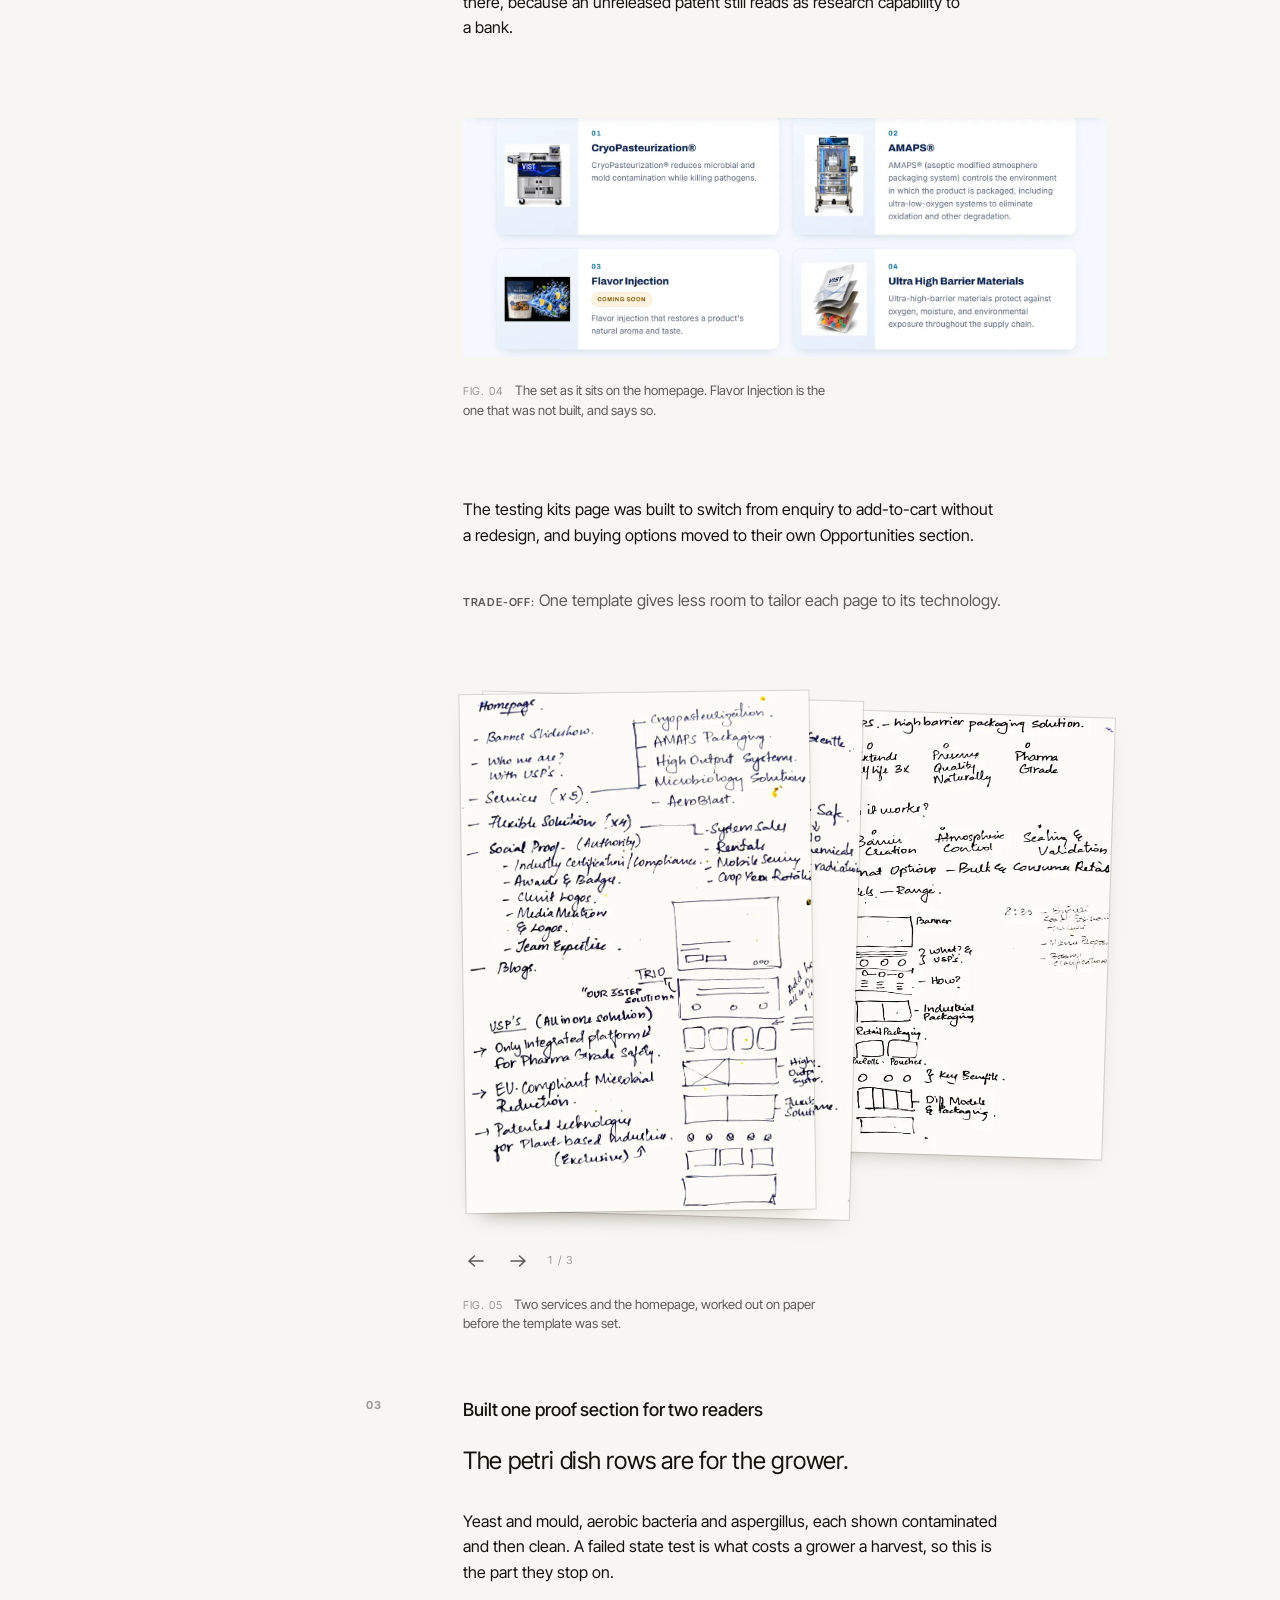
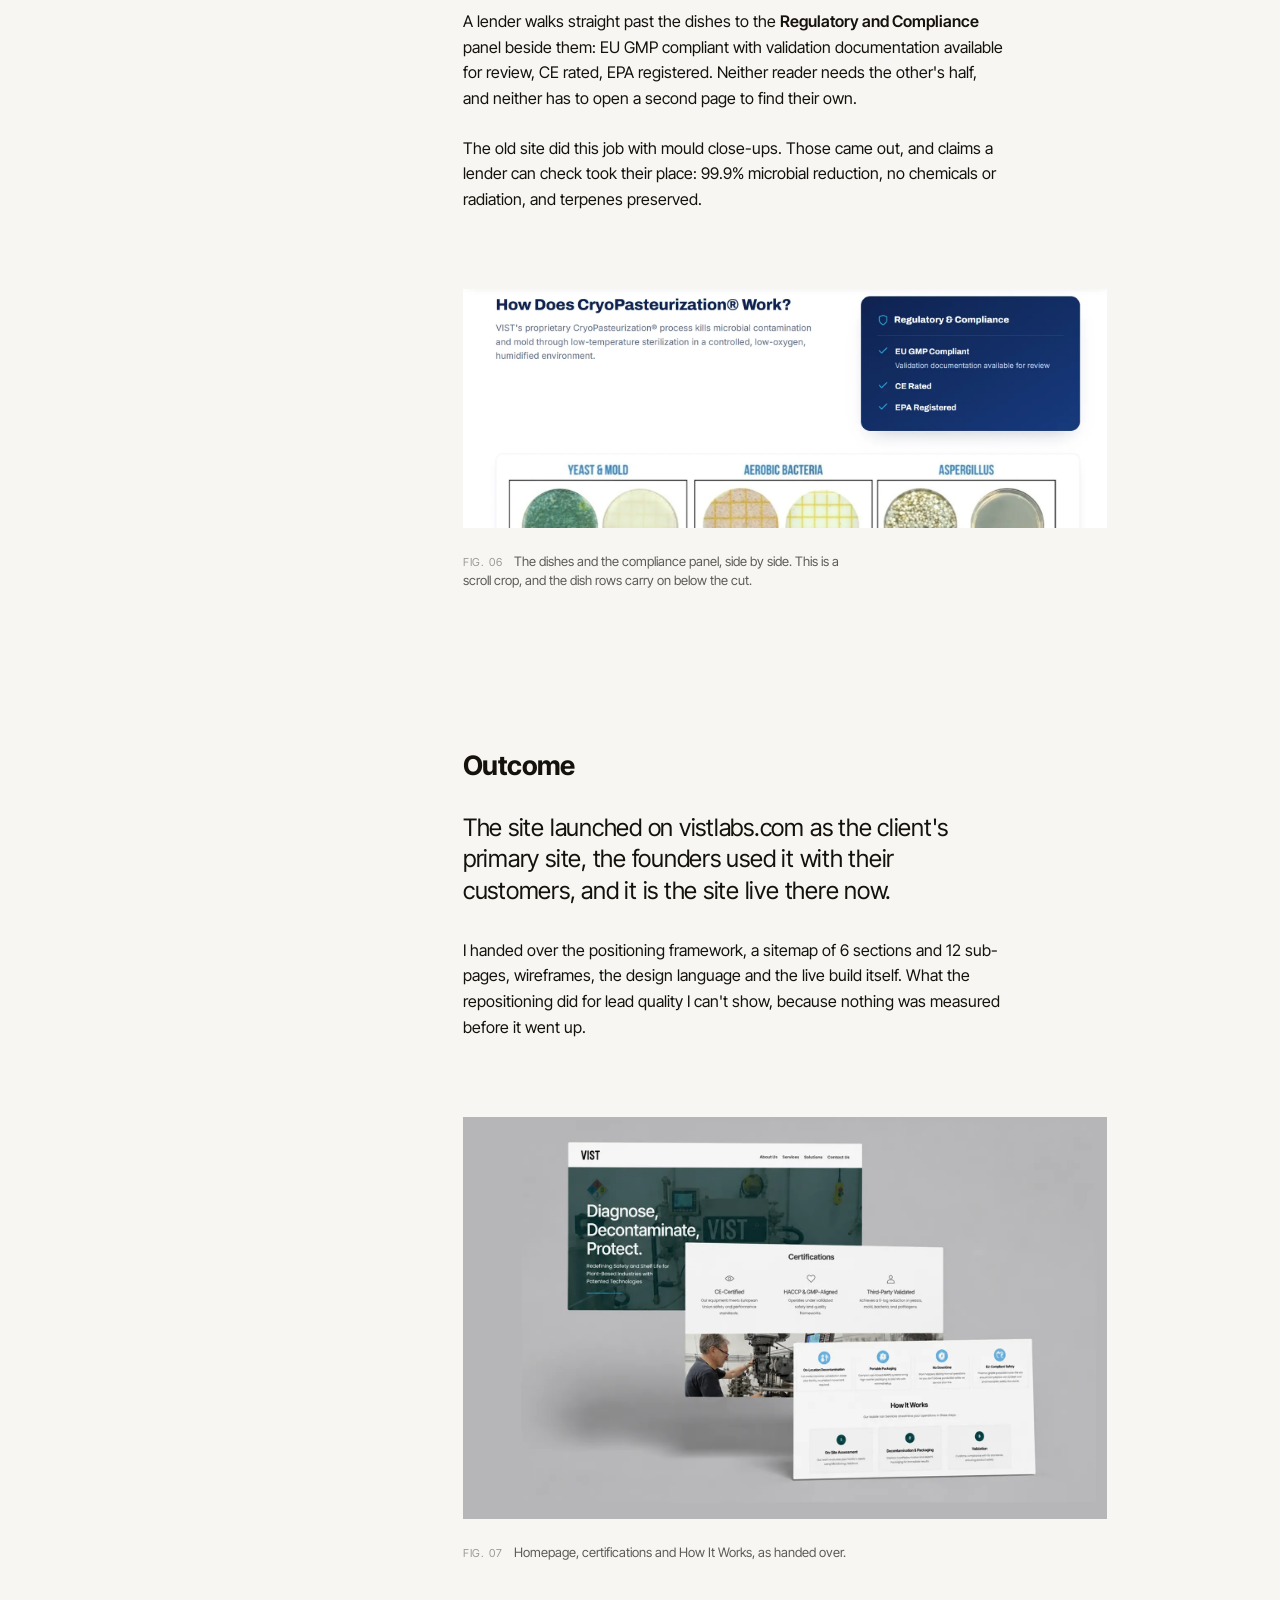
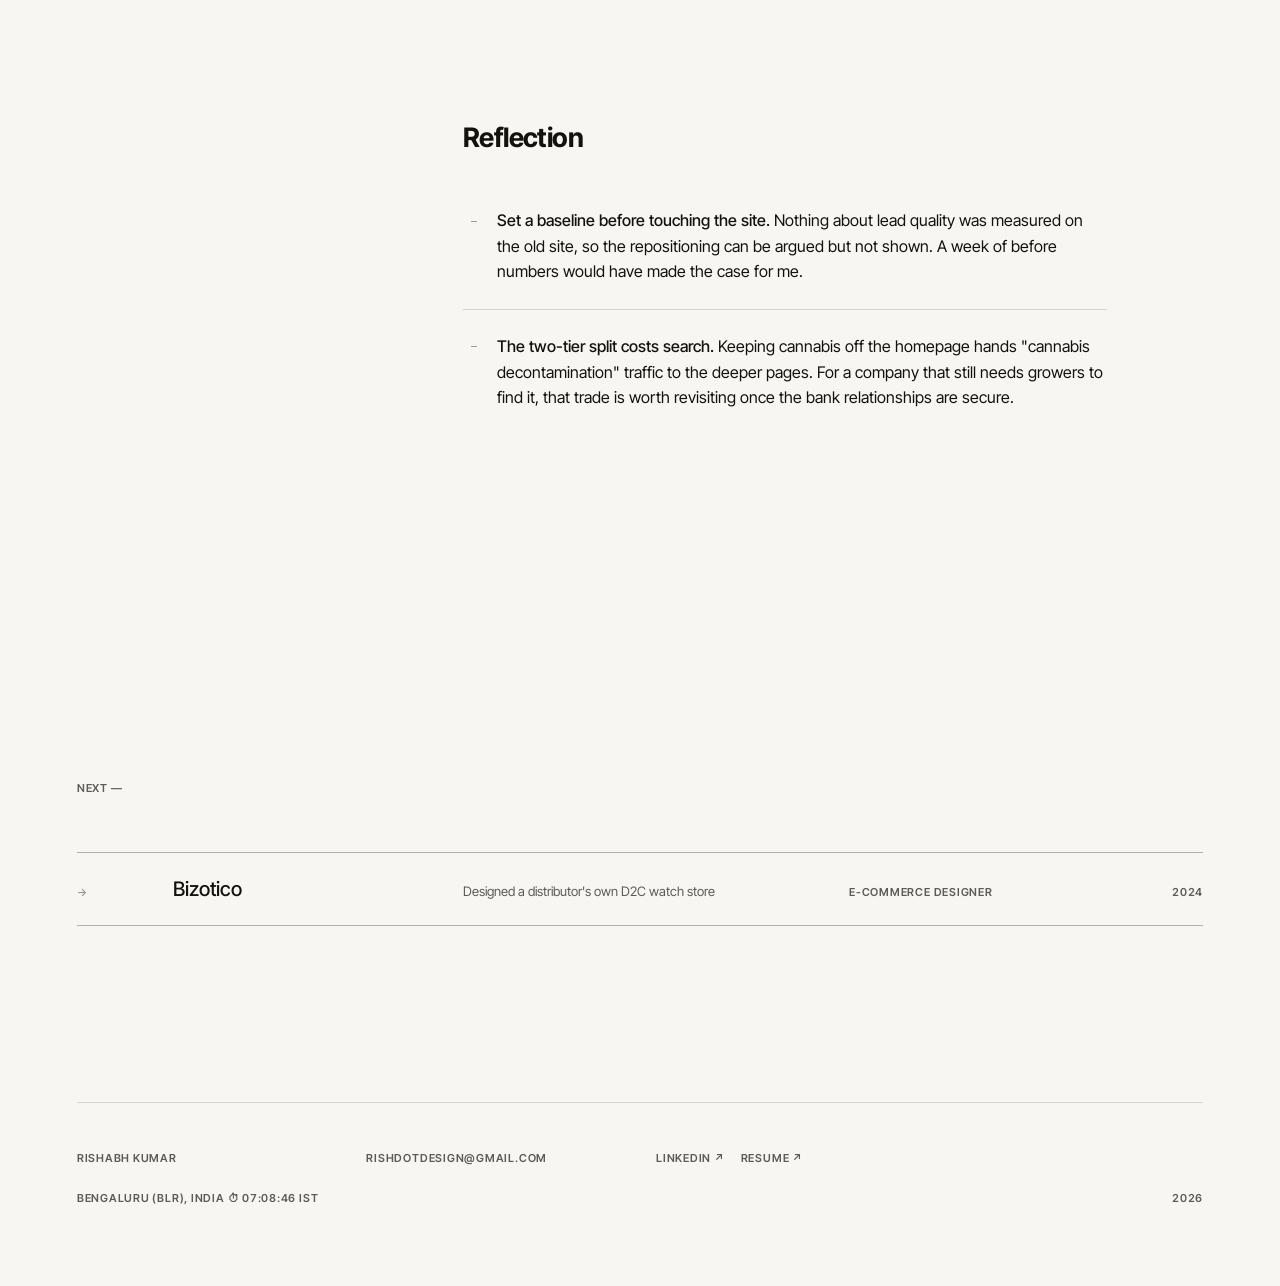
<file: vistlabs.html>
<!DOCTYPE html>
<html lang="en" data-case>
<head>
<meta charset="UTF-8">
<meta name="viewport" content="width=device-width, initial-scale=1">
<meta name="robots" content="noindex, nofollow">
<title>Repositioning a post-harvest packaging technology firm</title>
<meta name="description" content="A website redesign for a post-harvest packaging technology company in Illinois, repositioned for banks and growers. Case study by Rishabh Kumar.">
<link rel="icon" href="/favicon.ico" sizes="any">
<link rel="icon" type="image/svg+xml" href="/assets/favicon.svg">
<link rel="icon" type="image/png" sizes="32x32" href="/assets/icon-32.png">
<link rel="apple-touch-icon" href="/assets/apple-touch-icon.png">
<link rel="manifest" href="/site.webmanifest">
<meta name="theme-color" content="#F5F0E8">
<meta name="author" content="Rishabh Kumar">
<link rel="canonical" href="https://rish.design/vistlabs.html">
<meta property="og:type" content="article">
<meta property="og:site_name" content="Rishabh Kumar">
<meta property="og:locale" content="en_US">
<meta property="og:title" content="Repositioning a post-harvest packaging technology firm">
<meta property="og:description" content="A website redesign for a post-harvest packaging technology company in Illinois, repositioned for banks and growers. Case study by Rishabh Kumar.">
<meta property="og:url" content="https://rish.design/vistlabs.html">
<meta property="og:image" content="https://rish.design/assets/og/vistlabs.jpg">
<meta property="og:image:width" content="1200">
<meta property="og:image:height" content="630">
<meta property="og:image:alt" content="Repositioning a post-harvest packaging technology firm">
<meta name="twitter:card" content="summary_large_image">
<meta name="twitter:title" content="Repositioning a post-harvest packaging technology firm">
<meta name="twitter:description" content="A website redesign for a post-harvest packaging technology company in Illinois, repositioned for banks and growers. Case study by Rishabh Kumar.">
<meta name="twitter:image" content="https://rish.design/assets/og/vistlabs.jpg">

<link rel="preconnect" href="https://fonts.googleapis.com">
<link rel="preconnect" href="https://fonts.gstatic.com" crossorigin>
<link rel="stylesheet"
      href="https://fonts.googleapis.com/css2?family=Inter+Tight:wght@400;500;600;700;800;900&display=swap">
<link rel="stylesheet" href="/assets/case.css">
<link rel="stylesheet" href="/assets/v2.css">
<link rel="stylesheet" href="/assets/swiss.css">
<link rel="stylesheet" href="/assets/notebook.css">
<link rel="stylesheet" href="/assets/redo.css">
<link rel="stylesheet" href="/assets/case-extras.css">
<script>document.documentElement.setAttribute("data-theme","light");document.documentElement.classList.add("js");</script>
</head>
<body style="--dot: var(--dot-vistlabs)">

<div class="wrap">

  <header class="snav">
    <a class="snav__mark snav__back" href="/" aria-label="Home"><svg viewBox="0 0 16 12" aria-hidden="true"><path d="M6.5 1 L1 6 L6.5 11 M1 6 H15" fill="none" stroke="currentColor" stroke-width="1.5" stroke-linecap="round" stroke-linejoin="round"/></svg>Home</a>
    <nav class="snav__links" aria-label="Site">
      <a href="/#work">Work</a>
      <a href="/desserts.html">Desserts</a>
      <a href="/#contact">Contact</a>
    </nav>
    <button class="snav__tool snav__menu" type="button" data-menu aria-expanded="false" aria-controls="sheet">Menu</button>
  </header>

  <div class="sheet" id="sheet">
    <button class="snav__tool sheet__close" type="button" data-menu-close>Close</button>
    <a href="/#work">Work</a>
    <a href="/desserts.html">Desserts</a>
    <a href="/#contact">Contact</a>
  </div>


  <header class="head">
    <p class="eyebrow">VIST Labs</p>
    <h1>Repositioning a post-harvest technology company for banks and growers</h1>
    <p class="standfirst">VIST Labs, based in Illinois, makes patented post-harvest technology for cannabis growers. I redesigned its website so banks would see a regulated packaging technology company, and growers would still see the fix for failed microbial tests.</p>
  </header>

    <dl class="mstrip">
      <div class="mstrip__i">
        <dt>Role</dt>
        <dd>Product Designer (solo), at Bleed &amp; Margins</dd>
      </div>
      <div class="mstrip__i">
        <dt>Timeline</dt>
        <dd>3 months, remote, with stakeholders in Illinois, USA</dd>
      </div>
      <div class="mstrip__i">
        <dt>Platform</dt>
        <dd>Website</dd>
      </div>
      <div class="mstrip__i mstrip__i--wide">
        <dt>My work</dt>
        <dd>Stakeholder research, positioning, information architecture, wireframes, visual design, build and handover</dd>
      </div>
    </dl>

    <div class="grid">
      <p class="lead-note">The brief was one line: look more pharmaceutical. One site then had to hold a lender who cannot be seen near cannabis and a grower who grows it.</p>
    </div>

    <figure class="fullbleed">
      <div class="media">
        <img src="/assets/media/vist-hero.webp" width="1700" height="727" decoding="async"
         alt="The redesigned VIST Labs homepage. Diagnose, Decontaminate, Protect. in large type over a dark teal photograph of pasteurisation equipment, under a plain white nav bar.">
      </div>
      <figcaption data-fig="01">The homepage hero I shipped. Cannabis is not named here.</figcaption>
        </figure>

  <div class="layout">
    <nav class="chapters" aria-label="Chapters"></nav>

    <main class="col">


      <section id="problem">
        <h2>The problem</h2>
        <p class="lede">VIST's banks needed to see a technology company.</p>

        <p>Cannabis is legal in Illinois but still federally illegal, and 89% of community banks have no plans to serve the industry (RMA, 2024).</p>

        <p>The old site opened with "Cannabis Remediation", sold through fear imagery like mould close-ups and "Would you inhale that?", and buried five patented processes in one long scroll.</p>

        <figure class="bleed">
          <div class="media media--light">
            <img src="/assets/media/vist-old-site.webp" width="1700" height="726" loading="lazy" decoding="async"
                 alt="The old vistlabs.com homepage: the word VIST set enormous in black over a pale blue laboratory photograph, the line VIST NATURALLY DECONTAMINATES AND PRESERVES CANNABIS IN MODIFIED ATMOSPHERE PACKAGING running down the left edge, and a black pop-up panel reading VIST TECHNOLOGY CAN HELP with a Get started button.">
          </div>
          <figcaption data-fig="02">CANNABIS, in capitals, in the first line a banker would read. The brief was really about that one word.</figcaption>
        </figure>

        <p class="claim">A banker had to read the site as a regulated technology company, and a grower had to still find their own industry on it.</p>
      </section>

      <section id="research">
        <h2>Three audiences</h2>
        <p class="lede">Rad Source, Willow Industries and Ziel all market openly to cannabis, which VIST's banks couldn't accept.</p>

        <p>I ran sessions with the founders, researched federal and <strong>FinCEN</strong> banking rules, audited the old site's content, and reviewed competitors. That left three audiences:</p>

        <table class="compare">
          <thead>
            <tr><th scope="col">Audience</th><th scope="col">Needs to see</th><th scope="col">Lands on</th></tr>
          </thead>
          <tbody>
            <tr>
              <td data-label="Audience">Banks</td>
              <td data-label="Needs to see">A technology company that meets international standards</td>
              <td data-label="Lands on">Home, About</td>
            </tr>
            <tr>
              <td data-label="Audience">Growers</td>
              <td data-label="Needs to see">Proof it works and passes state testing</td>
              <td data-label="Lands on">Solutions</td>
            </tr>
            <tr>
              <td data-label="Audience">Finance teams</td>
              <td data-label="Needs to see">How to buy: own, lease, rent or subscribe</td>
              <td data-label="Lands on">Opportunities</td>
            </tr>
          </tbody>
        </table>
      </section>

      <section id="decisions">
        <h2>Key decisions</h2>

        <article class="decision" id="d1">
          <span class="decision__n">01</span>
          <h3>Two-tier messaging</h3>
          <p class="lede">The homepage speaks to the most conservative reader, with phrases like "plant-based industries" and "pharmaceutical-grade standards".</p>

          <p>Cannabis appears one level down, on a <strong>Markets Served</strong> page.</p>
          <p>On that page cannabis sits third, behind Food and Pharma and in the same card as both. The ordering is the argument, which is framing done by position rather than by adjective. It makes cannabis one market VIST sells into instead of the business it is in, and a grower who lands there still finds their own industry written down.</p>
          <p>A <strong>vocabulary map</strong> gave each service a bank-safe name and a grower-facing meaning: <strong>CryoPasteurization</strong> is "natural microbial load reduction" on the homepage and "decontamination for cannabis" for growers.</p>
          <p class="why"><b>Trade-off:</b> The homepage gives up search traffic for "cannabis decontamination", which the blog and solution pages pick up instead.</p>
          <figure class="bleed">
            <div class="media media--light">
              <img src="/assets/media/vist-industries.webp" width="1700" height="574" loading="lazy" decoding="async"
                   alt="Three industry cards on the Markets Served page, each with a coloured header over product photography and a Representative packages label: Food in teal, Pharma in blue, and Healthcare / Medical Cannabis in purple.">
            </div>
            <figcaption data-fig="03">Food, Pharma, then Healthcare / Medical Cannabis. Same card, same weight, third in line.</figcaption>
          </figure>
        </article>

        <article class="decision" id="d2">
          <span class="decision__n">02</span>
          <h3>Structure built on problem, solution, then buying</h3>
          <p class="lede">The homepage moves from the problem, to what VIST does, to how to buy.</p>

          <p>Each of the five services got its own product page from one template: proof points, how it works, before and after, and a consultation call to action.</p>
          <p>On the old site you met one process at a time down a long scroll. Bringing the whole set up onto the homepage as one block puts the size of the patent portfolio in a single screen. Flavor Injection keeps its "Coming soon" tag there, because an unreleased patent still reads as research capability to a bank.</p>
          <figure class="bleed">
            <div class="media media--light">
              <img src="/assets/media/vist-technologies.webp" width="1700" height="632" loading="lazy" decoding="async"
                   alt="Four numbered cards in a row on the redesigned homepage: 01 CryoPasteurization, 02 AMAPS, 03 Flavor Injection carrying a Coming soon tag, and 04 Ultra High Barrier Materials. Each card pairs a small photograph of the machine or the packaging with a short plain-language description.">
            </div>
            <figcaption data-fig="04">The set as it sits on the homepage. Flavor Injection is the one that was not built, and says so.</figcaption>
          </figure>
          <p>The testing kits page was built to switch from enquiry to add-to-cart without a redesign, and buying options moved to their own Opportunities section.</p>
          <p class="why"><b>Trade-off:</b> One template gives less room to tailor each page to its technology.</p>
          <figure class="bleed nb-pile" data-pile style="--nbp-ar: 6 / 5; --nbp-depth: 2">
            <ul class="nb-pile__stack" data-pile-stack>
              <li class="nb-pile__sheet">
                <img src="/assets/media/vist-sketch-1.webp" width="861" height="1280" loading="lazy" decoding="async"
                     alt="A hand-drawn plan for the VIST Labs homepage: banner slideshow, who we are with USPs, five services, four flexible solutions, a social proof block of certifications, awards, client logos and media mentions, then blogs. Beside it, a wireframe column for the three-step solution and the service rows.">
              </li>
              <li class="nb-pile__sheet">
                <img src="/assets/media/vist-sketch-2.webp" width="939" height="1280" loading="lazy" decoding="async"
                     alt="A hand-drawn plan for the CryoPasteurization solution page: the claims written out as natural and gentle, kills microbes, EU compliant, premium quality, terpene preservation, with a wireframe of the intro, how it works, and a before and after section.">
              </li>
              <li class="nb-pile__sheet">
                <img src="/assets/media/vist-sketch-3.webp" width="1050" height="749" loading="lazy" decoding="async"
                     alt="Two hand-drawn product page plans side by side: the microbiology testing page with how it works, applications, testing kits, a call to action and a footer; and the AMAPS packaging page with a banner, USPs, industrial and retail packaging, and the model range.">
              </li>
            </ul>
            <div class="nb-pile__bar" data-pile-bar hidden>
              <button class="nb-pile__step" type="button" data-pile-prev aria-label="Previous sheet"><svg viewBox="0 0 16 12" aria-hidden="true"><path d="M6.5 1 L1 6 L6.5 11 M1 6 H15"/></svg></button>
              <button class="nb-pile__step" type="button" data-pile-next aria-label="Next sheet"><svg viewBox="0 0 16 12" aria-hidden="true"><path d="M9.5 1 L15 6 L9.5 11 M15 6 H1"/></svg></button>
              <p class="nb-pile__count"><span data-pile-at>1</span> / 3</p>
            </div>
            <figcaption data-fig="05">Two services and the homepage, worked out on paper before the template was set.</figcaption>
          </figure>
        </article>

        <article class="decision" id="d3">
          <span class="decision__n">03</span>
          <h3>Built one proof section for two readers</h3>
          <p class="lede">The petri dish rows are for the grower.</p>

          <p>Yeast and mould, aerobic bacteria and aspergillus, each shown contaminated and then clean. A failed state test is what costs a grower a harvest, so this is the part they stop on.</p>
          <p>A lender walks straight past the dishes to the <strong>Regulatory and Compliance</strong> panel beside them: EU GMP compliant with validation documentation available for review, CE rated, EPA registered. Neither reader needs the other's half, and neither has to open a second page to find their own.</p>
          <p>The old site did this job with mould close-ups. Those came out, and claims a lender can check took their place: 99.9% microbial reduction, no chemicals or radiation, and terpenes preserved.</p>
          <figure class="bleed">
            <div class="media media--light">
              <img src="/assets/media/vist-proof.webp" width="1700" height="630" loading="lazy" decoding="async"
                   alt="The proof section of a solution page. On the left, rows of petri dish photographs pair a contaminated sample with a clean one for yeast and mould, aerobic bacteria and aspergillus. On the right, a Regulatory and Compliance panel lists EU GMP compliant with validation documentation available for review, CE rated and EPA registered.">
            </div>
            <figcaption data-fig="06">The dishes and the compliance panel, side by side. This is a scroll crop, and the dish rows carry on below the cut.</figcaption>
          </figure>
        </article>
      </section>

      <section id="outcome">
        <h2>Outcome</h2>
        <p class="lede">The site launched on vistlabs.com as the client's primary site, the founders used it with their customers, and it is the site live there now.</p>

        <p>I handed over the positioning framework, a sitemap of 6 sections and 12 sub-pages, wireframes, the design language and the live build itself. What the repositioning did for lead quality I can't show, because nothing was measured before it went up.</p>

        <figure class="bleed">
          <div class="media media--bare">
            <img src="/assets/media/vist-pages.webp" width="1552" height="970" loading="lazy" decoding="async"
                 alt="Three pages of the delivered site shown at an angle: the homepage, the certifications block, and the mobile van services page with its three-step How It Works row.">
          </div>
          <figcaption data-fig="07">Homepage, certifications and How It Works, as handed over.</figcaption>
        </figure>
      </section>

      <section id="reflection">
        <h2>Reflection</h2>
        <ul class="plain principles">
          <li><b>Set a baseline before touching the site.</b> Nothing about lead quality was measured on the old site, so the repositioning can be argued but not shown. A week of before numbers would have made the case for me.</li>
          <li><b>The two-tier split costs search.</b> Keeping cannabis off the homepage hands "cannabis decontamination" traffic to the deeper pages. For a company that still needs growers to find it, that trade is worth revisiting once the bank relationships are secure.</li>
        </ul>
      </section>

    </main>

  </div>

  <section class="nextp" aria-labelledby="nextLabel">
    <p class="label nb-note" id="nextLabel">Next &mdash;</p>
    <div class="idx">
      <a class="idx-row" href="/bizotico.html" style="--dot: var(--dot-bizotico)" data-thumb="/assets/media/bizo-band-16x10.webp" aria-label="Bizotico: Designed a distributor's own D2C watch store. E-commerce Designer, 2024.">
        <span class="idx-row__in">
          <span class="idx-no label u-tab" aria-hidden="true">&rarr;</span>
          <span class="idx-name">Bizotico</span>
          <span class="idx-line sub">Designed a distributor's own D2C watch store</span>
          <span class="idx-role label">E-commerce Designer</span>
          <span class="idx-year label">2024</span>
        </span>
      </a>
    </div>
  </section>

  <footer class="sfoot">
    <div class="sfoot__grid label">
      <span class="sfoot__who">Rishabh Kumar</span>
      <a class="sfoot__mail" href="mailto:rishdotdesign@gmail.com">rishdotdesign@gmail.com</a>
      <span class="sfoot__out">
        <a href="https://www.linkedin.com/in/rishabhkumarr" target="_blank" rel="noopener">LinkedIn <span aria-hidden="true">&#8599;</span></a>
        <a href="/assets/Rishabh-Kumar-Resume.pdf" target="_blank" rel="noopener">Resume <span aria-hidden="true">&#8599;</span></a>
      </span>
          <span class="nb-clock" data-clock hidden>Bengaluru (BLR), India <span aria-hidden="true">&#9201;</span> <time aria-live="off"></time> IST</span>
    <span class="sfoot__end"><span class="u-tab">2026</span></span>
    </div>
  </footer>

</div>

<script src="/assets/swiss.js"></script>
<script src="/assets/notebook.js"></script>
<script src="/assets/redo.js"></script>

</body>
</html>
</file>
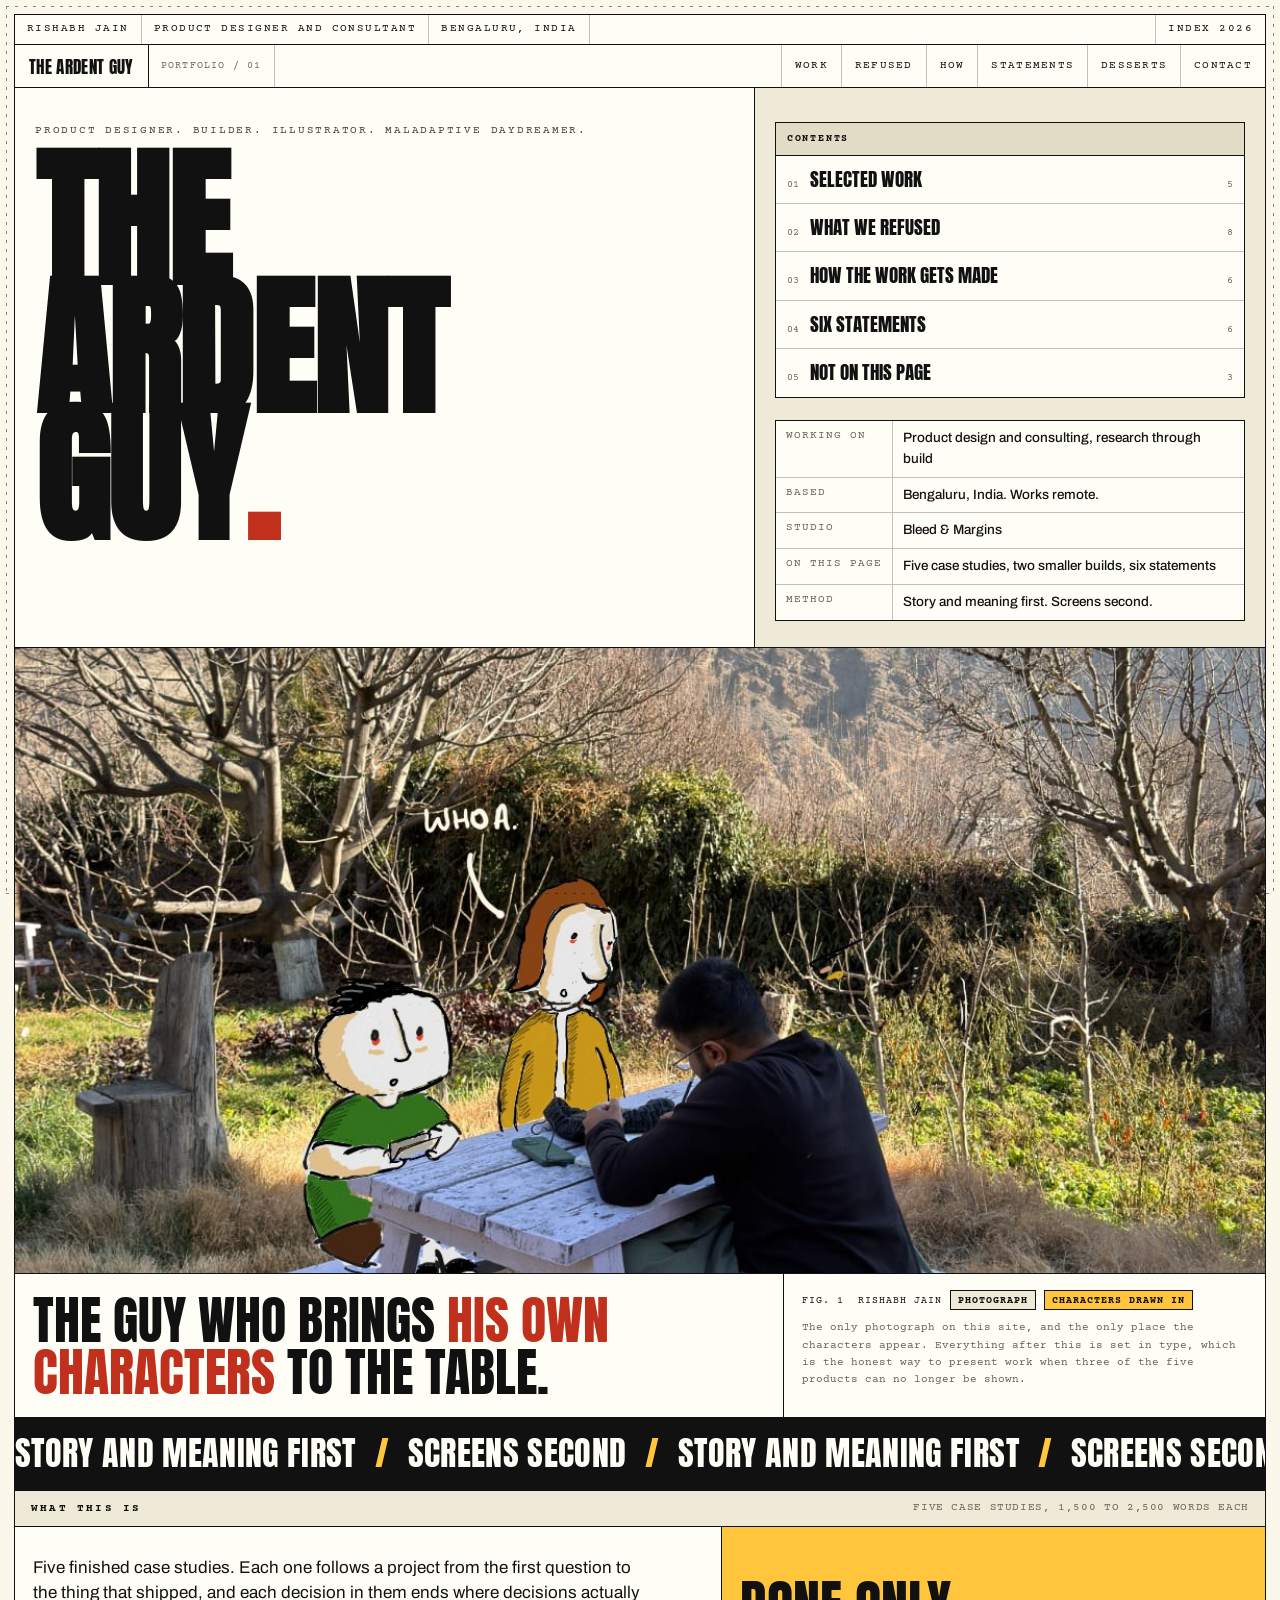
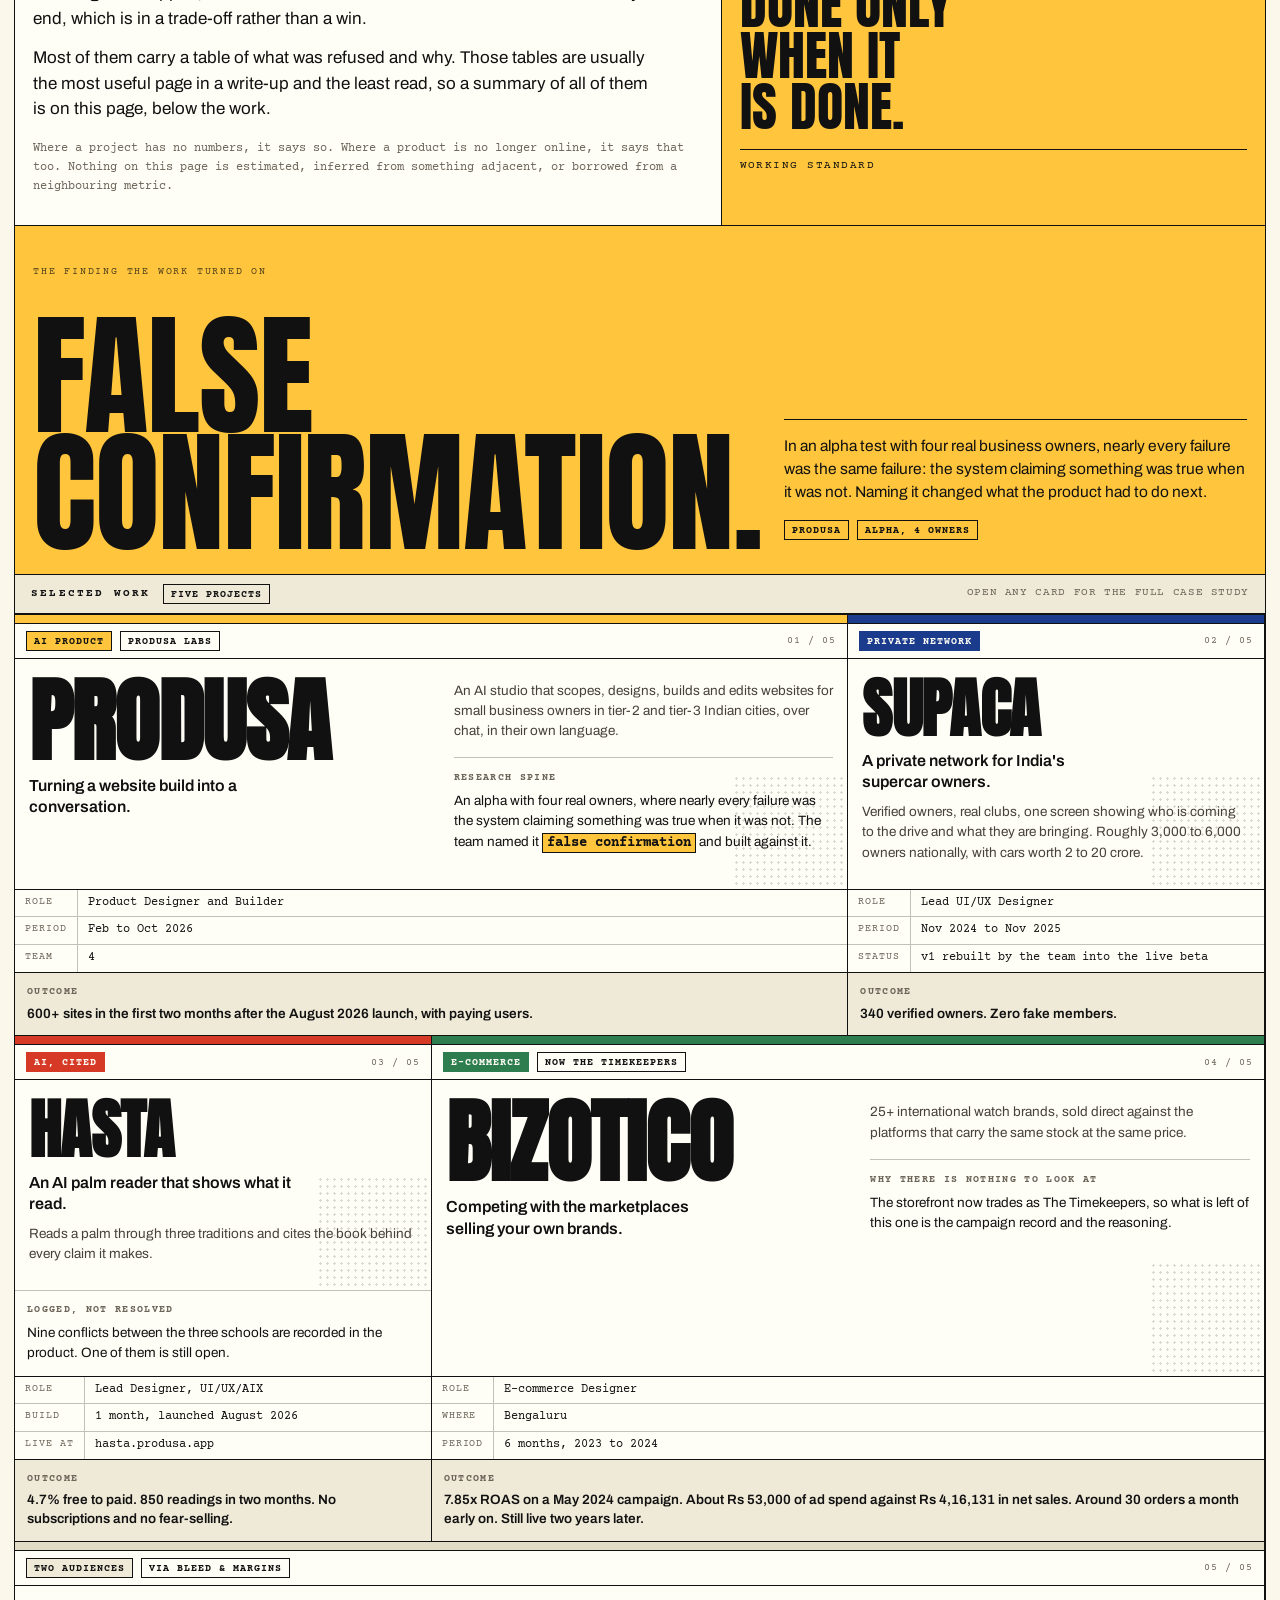
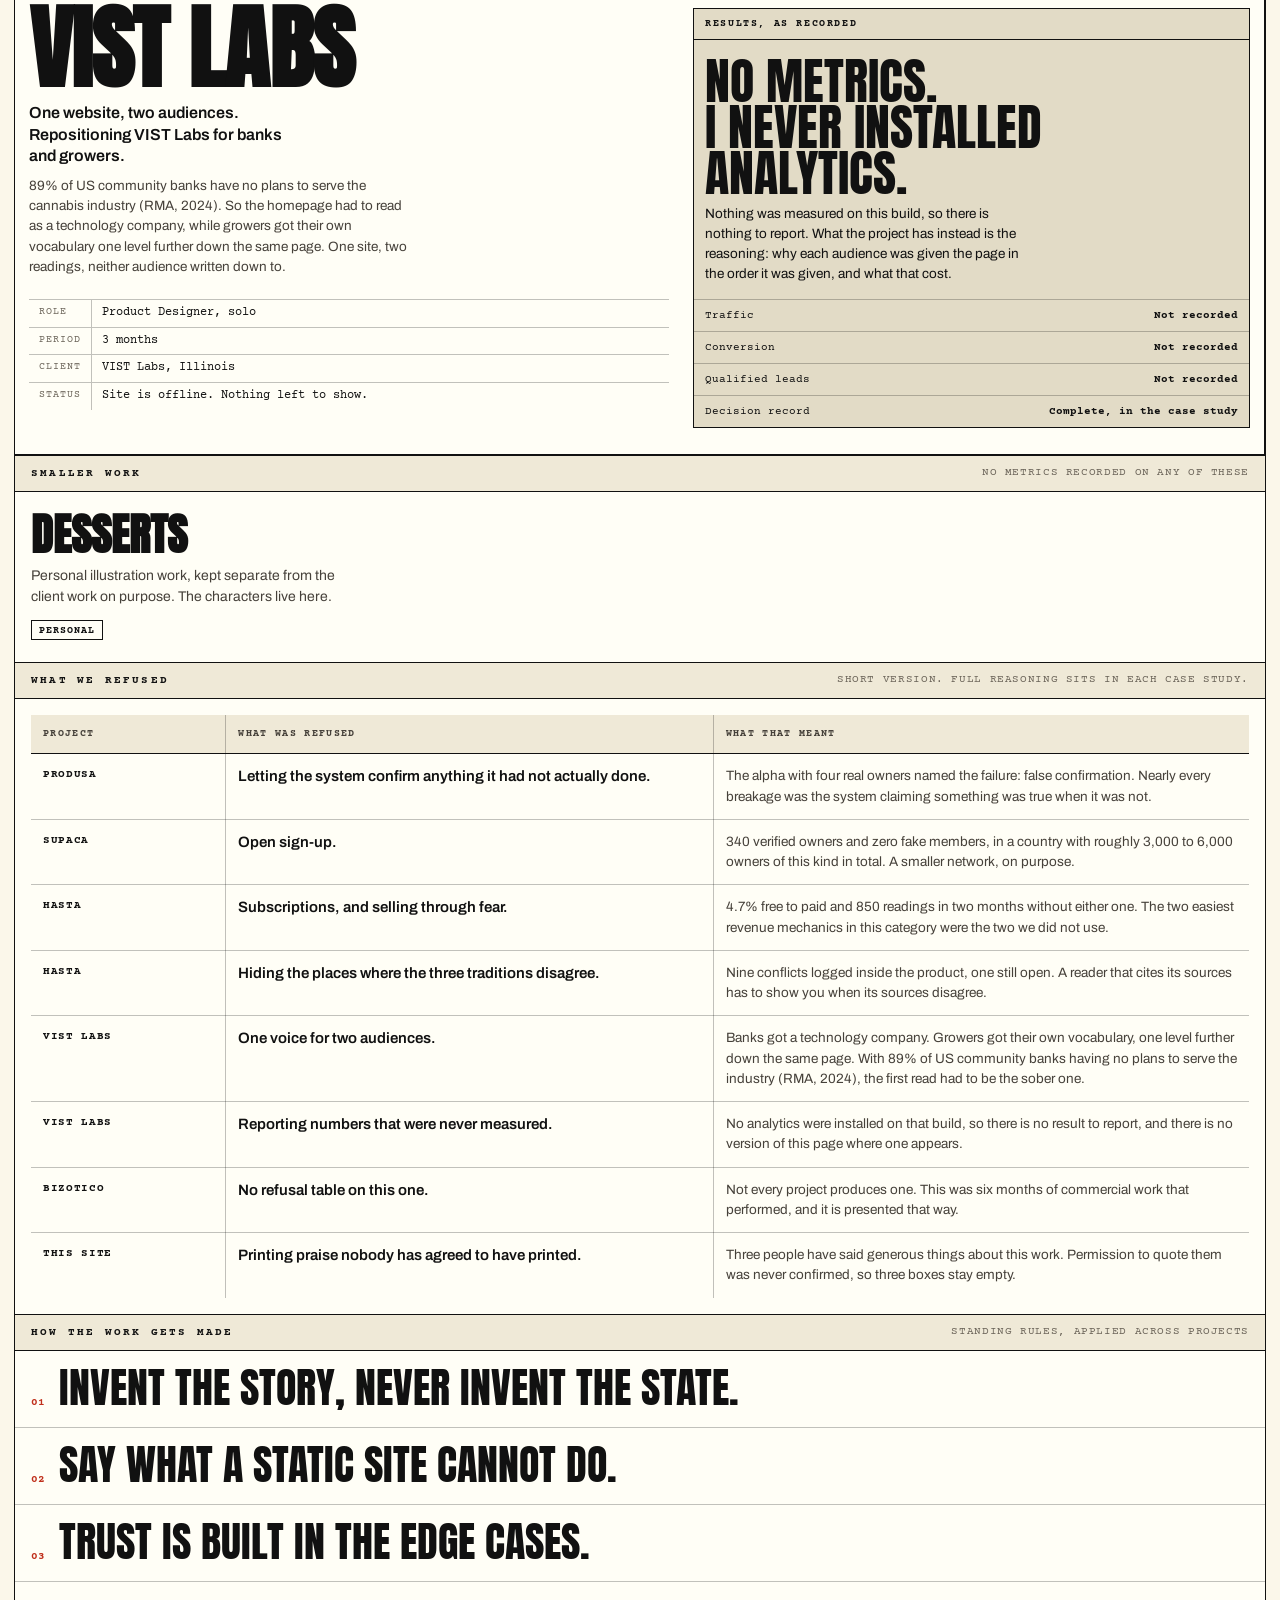
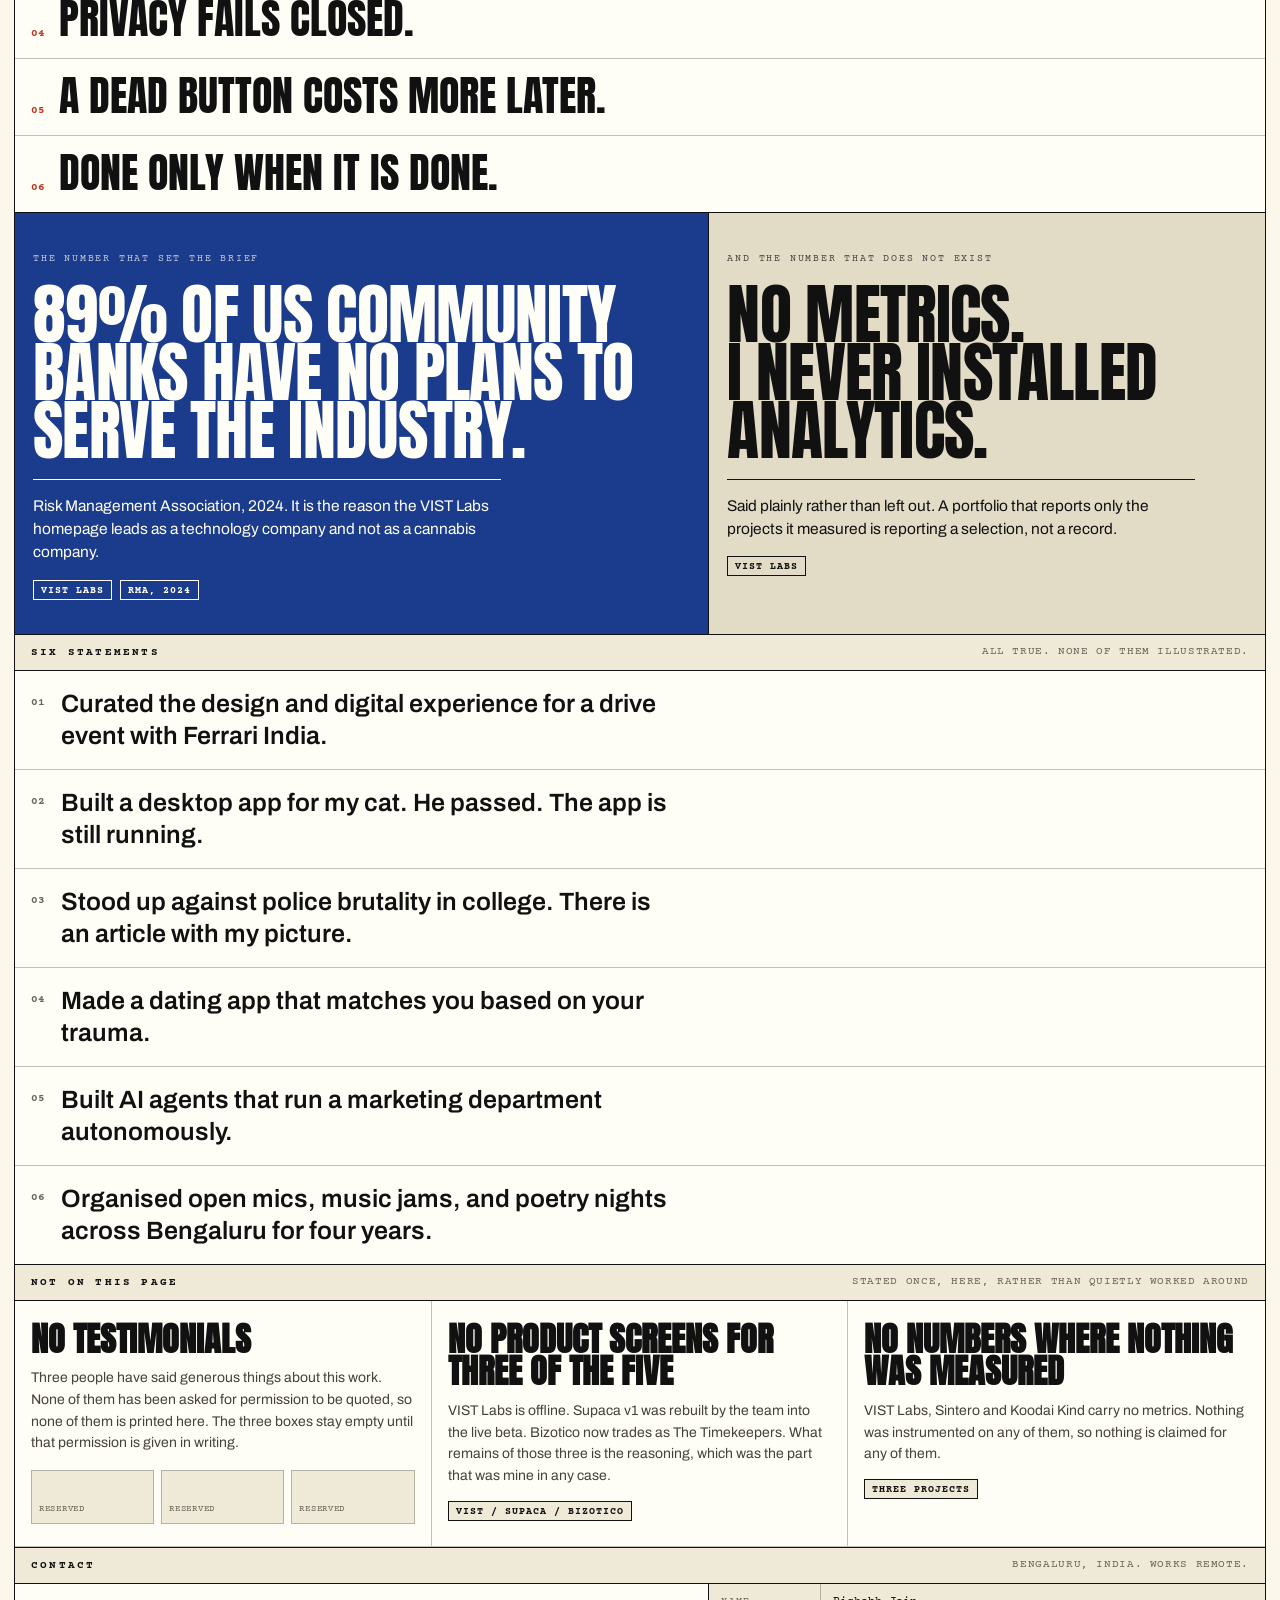
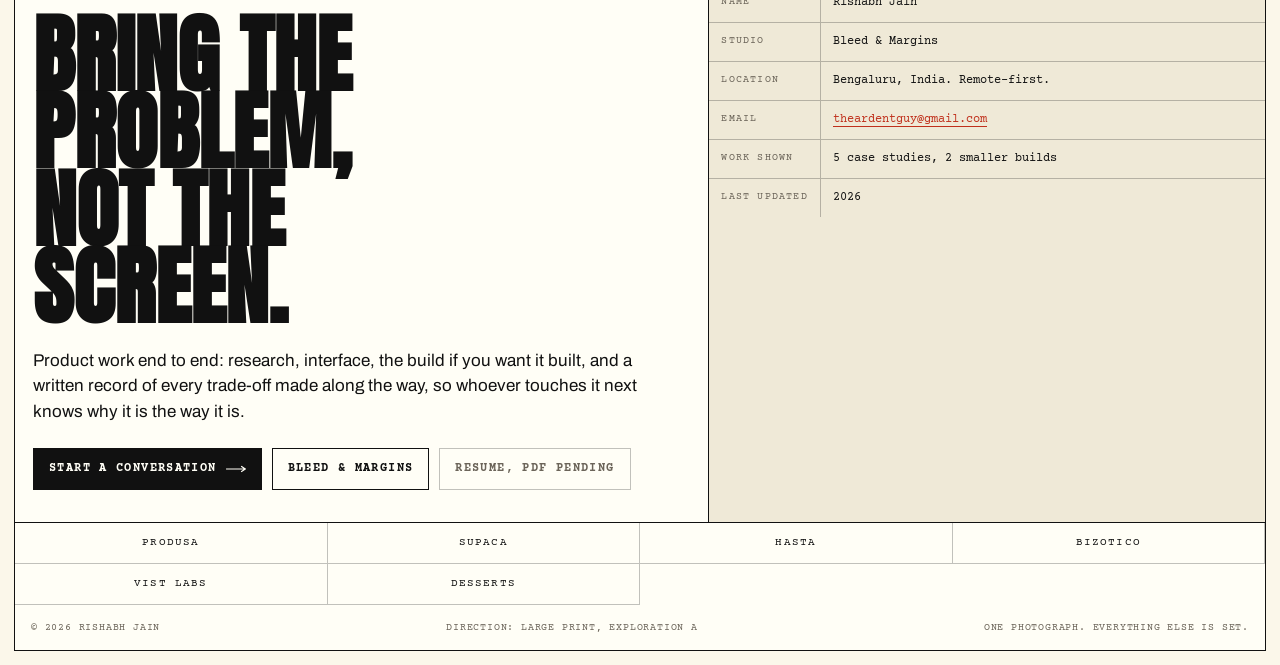
<file: explorations/oatly-a.html>
<!doctype html>
<html lang="en">
<head>
<meta charset="utf-8">
<meta name="viewport" content="width=device-width, initial-scale=1">
<title>Large Print</title>
<meta name="description" content="Exploration A. Rishabh Jain, product designer. Everything a portfolio usually buries in small print, set at poster scale.">

<!--
  DIRECTION: LARGE PRINT
  Exploration A of two. Copy-as-graphic position.

  Reference finding that drives everything: oatly.com in 2026 is NOT a loud
  website. It is a quiet bone-coloured card catalogue, hairline-ruled, small
  type, footer laid out as a table. Every loud thing on it is a PHOTOGRAPHED
  OBJECT. The site is a vitrine. The shouting is in the stuff.

  Rishabh has one photograph and will supply no illustration. So the objects
  cannot be shot or drawn. They have to be SET. Type is the only graphic.

  Taken from Oatly: the hairline grid, the ruled spec panels, the caption bar
  with a category chip, the footer as a table, flat uncompromised colour,
  two paper weights, the die-cut page edge, the running band, the density.
  Not taken: the voice, the handwriting, the stickers, the photography, the
  pastel low-contrast pairings, the jokes.

  No em-dashes anywhere in this file, by standing instruction.
  No simulated hand, no sketch, no faked drawing. Every mark here is
  mechanical: rules, bars, brackets, arrows with straight segments.
  Designed to be finished with zero illustration added, ever.
-->

<link rel="preconnect" href="https://fonts.googleapis.com">
<link rel="preconnect" href="https://fonts.gstatic.com" crossorigin>
<link href="https://fonts.googleapis.com/css2?family=Anton&family=Archivo:wght@400;500;600;700&family=Courier+Prime:wght@400;700&display=swap" rel="stylesheet">

<style>
/* ===========================================================
   1. TOKENS
   Palette structure taken from Oatly's real extracted CSS
   variables, values shifted so they are his. Two paper
   weights, one ink, four print accents. All pairings below
   clear 4.5:1 for body text.
   =========================================================== */
:root{
  --stock:   #FBF7EA;        /* the page. warm press sheet */
  --card:    #FFFEF6;        /* card stock */
  --board:   #EFE9D7;        /* heavier board, inset panels */
  --board-2: #E2DBC6;

  --ink:     #111111;        /* not pure black. pure black vibrates at 1px on cream */
  --ink-70:  #46413A;        /* 9.9:1 on card */
  --ink-45:  #6B6459;        /* 5.8:1 on card. the floor for secondary text. */
  --rule:    #111111;
  --soft:    rgba(17,17,17,.26);

  --yellow:  #FFC53D;        /* ink on it: 11:1 */
  --red:     #D63A26;        /* cream on it: 4.6:1, passes at any size */
  --red-ink: #C0301C;        /* red as text on cream: 5.2:1 */
  --blue:    #1B3C8C;        /* cream on it: 10:1 */
  --green:   #2E7D4F;        /* cream on it: 5.0:1 */

  --shout: 'Anton', Impact, 'Haettenschweiler', sans-serif;
  --body:  'Archivo', 'Helvetica Neue', Arial, sans-serif;
  --spec:  'Courier Prime', 'Courier New', monospace;
}

*,*::before,*::after{box-sizing:border-box}
html{-webkit-text-size-adjust:100%}
body{
  margin:0; padding:14px; overflow-x:hidden;
  background:var(--stock); color:var(--ink);
  font-family:var(--body); font-size:16px; line-height:1.55;
}
/* height:auto matters. the width/height content attributes map to CSS
   width/height as presentational hints, and a used height of 1600px
   silently beats aspect-ratio. */
img{max-width:100%; height:auto; display:block}
a{color:inherit}
h1,h2,h3,h4,p,ul,ol,dl,figure,table{margin:0}
ul,ol{padding:0;list-style:none}
table{border-collapse:collapse;width:100%}

/* ===========================================================
   2. THE DIE CUT
   A perforated frame on the viewport. Oatly ticks its page
   edge like a tear-off. Mechanical, repeating, not drawn.
   =========================================================== */
.perf{
  position:fixed; inset:6px; pointer-events:none; z-index:80; opacity:.5;
  background:
    repeating-linear-gradient(90deg,var(--ink) 0 3px,transparent 3px 9px) top left/100% 1px no-repeat,
    repeating-linear-gradient(90deg,var(--ink) 0 3px,transparent 3px 9px) bottom left/100% 1px no-repeat,
    repeating-linear-gradient(180deg,var(--ink) 0 3px,transparent 3px 9px) top left/1px 100% no-repeat,
    repeating-linear-gradient(180deg,var(--ink) 0 3px,transparent 3px 9px) top right/1px 100% no-repeat;
}
.sheet{max-width:1360px; margin:0 auto; border:1px solid var(--rule); background:var(--card)}

/* ===========================================================
   3. SHARED FURNITURE
   =========================================================== */
.strip{
  font-family:var(--spec); font-size:10.5px; letter-spacing:.14em;
  text-transform:uppercase; line-height:1.4;
  border-bottom:1px solid var(--rule); display:flex; flex-wrap:wrap;
}
.strip > *{padding:7px 12px; border-right:1px solid var(--soft)}
.strip > *:last-child{border-right:0}
@media(min-width:900px){ .strip > *:last-child{margin-left:auto; border-left:1px solid var(--soft)} }

.chip{
  display:inline-block; font-family:var(--spec); font-weight:700;
  font-size:10px; letter-spacing:.1em; text-transform:uppercase;
  padding:3px 7px 2px; border:1px solid var(--ink); background:var(--card);
  line-height:1.3; white-space:nowrap;
}
.chip--y{background:var(--yellow)}
.chip--b{background:var(--blue);color:var(--card);border-color:var(--blue)}
.chip--r{background:var(--red);color:var(--card);border-color:var(--red)}
.chip--g{background:var(--green);color:var(--card);border-color:var(--green)}
.chip--n{background:var(--board)}

.sec{border-top:1px solid var(--rule)}
.sec__bar{
  display:flex; align-items:center; gap:12px; flex-wrap:wrap;
  padding:9px 16px; border-bottom:1px solid var(--rule); background:var(--board);
}
.sec__bar h2{
  font-family:var(--spec); font-weight:700; font-size:11px;
  letter-spacing:.2em; text-transform:uppercase;
}
.sec__bar .note{
  font-family:var(--spec); font-size:10.5px; letter-spacing:.06em;
  color:var(--ink-45); text-transform:uppercase;
}
@media(min-width:760px){ .sec__bar .note{margin-left:auto} }

.lede{font-size:17px; line-height:1.5; max-width:62ch}
.small{font-family:var(--spec); font-size:11.5px; line-height:1.65; color:var(--ink-45)}

/* grid and flex children default to min-width:auto, which lets an image's
   intrinsic width or a long word blow a track open and push the page wider
   than the viewport. this is the guard. */
.mast > *,.intro > *,.slabpair > *,.shelf > *,.batch > *,.made > *,
.absent > *,.sworn li > *,.rules li > *,.plate__cap > *,.pack > *{min-width:0}
.spec dd,.pack__spec dd,.made__b dd,.panel__row{min-width:0; overflow-wrap:break-word}

/* mechanical screen tint. a printing halftone, not a sketch. */
.screen{
  background-image:radial-gradient(var(--ink) 1px, transparent 1.3px);
  background-size:7px 7px; opacity:.16;
}

/* ===========================================================
   4. SHELF EDGE (nav)
   =========================================================== */
.edge{
  position:sticky; top:14px; z-index:70; background:var(--card);
  border-bottom:1px solid var(--rule); display:flex; align-items:stretch; flex-wrap:wrap;
}
.edge__brand{
  font-family:var(--shout); font-size:17px; letter-spacing:.02em;
  text-transform:uppercase; padding:9px 14px 7px;
  border-right:1px solid var(--rule); white-space:nowrap;
}
.edge__sku{
  font-family:var(--spec); font-size:10px; letter-spacing:.12em;
  text-transform:uppercase; padding:11px 12px; color:var(--ink-45);
  border-right:1px solid var(--soft); display:flex; align-items:center;
}
@media(max-width:560px){ .edge__sku{display:none} }
.edge nav{display:flex; margin-left:auto; flex-wrap:wrap}
.edge nav a{
  font-family:var(--spec); font-size:10.5px; letter-spacing:.12em;
  text-transform:uppercase; text-decoration:none;
  padding:11px 13px; border-left:1px solid var(--soft);
  display:flex; align-items:center;
}
.edge nav a:hover,.edge nav a:focus-visible{background:var(--yellow)}

/* ===========================================================
   5. MASTHEAD
   The photograph is not a portrait. It is him at a table in the
   mountains with two of his own invented characters composited
   in, one of them saying WHOA. It is the strapline, literally.
   So it runs full width, in colour, and the strapline captions
   it. The only illustration on this page is the illustration
   that already existed inside the only photograph.
   =========================================================== */
.mast{display:grid; grid-template-columns:1fr}
@media(min-width:900px){
  .mast{grid-template-columns:1.45fr 1fr}
  .mast__panel{border-right:1px solid var(--rule)}
}
.mast > *{min-width:0}
.mast__panel{padding:34px 20px 26px; min-width:0}
.mast__side{padding:34px 20px 26px; display:flex; flex-direction:column; justify-content:flex-end; background:var(--board); min-width:0}
.mast__kick{
  font-family:var(--spec); font-size:11px; letter-spacing:.16em;
  text-transform:uppercase; color:var(--ink-70); margin-bottom:18px;
}
.wordmark{
  font-family:var(--shout); line-height:.84; text-transform:uppercase;
  font-size:clamp(56px,13.5vw,152px); letter-spacing:-.012em; margin:0;
}
.wordmark .dot{color:var(--red-ink)}

/* a contents index. a catalogue device, and it earns the board panel. */
.index{border:1px solid var(--rule); background:var(--card); max-width:560px}
.index__h{
  font-family:var(--spec); font-size:10px; letter-spacing:.18em; font-weight:700;
  text-transform:uppercase; padding:8px 11px; border-bottom:1px solid var(--rule);
  background:var(--board-2);
}
.index li{display:grid; grid-template-columns:auto 1fr auto; gap:11px; align-items:baseline; border-bottom:1px solid var(--soft)}
.index li:last-child{border-bottom:0}
.index li span{font-family:var(--spec); font-size:10px; color:var(--ink-45); padding-left:11px}
.index li em{font-family:var(--spec); font-size:10px; font-style:normal; color:var(--ink-45); padding-right:11px}
.index li a{
  text-decoration:none; font-family:var(--shout); text-transform:uppercase;
  font-size:clamp(15px,1.5vw,19px); padding:9px 0; display:block;
}
/* the numerals are --ink-45, which is 5.9:1 on card stock but only
   3.7:1 once the row goes yellow. darken them on hover. */
.index li:hover{background:var(--yellow)}
.index li:hover span,.index li:hover em{color:var(--ink-70)}

.spec{border:1px solid var(--rule); background:var(--card); max-width:560px; margin-top:26px}
.spec dl{display:grid; grid-template-columns:auto 1fr; margin:0}
.spec dt{
  font-family:var(--spec); font-size:10.5px; letter-spacing:.1em;
  text-transform:uppercase; color:var(--ink-45);
  padding:7px 10px; border-bottom:1px solid var(--soft);
  border-right:1px solid var(--soft); white-space:nowrap;
}
.spec dd{
  margin:0; padding:7px 10px; font-size:13.5px; font-weight:500;
  border-bottom:1px solid var(--soft);
}
.spec dl > :nth-last-child(1),.spec dl > :nth-last-child(2){border-bottom:0}

/* full width photographic plate. responsive crop band, tuned to the
   source so the two characters and the WHOA stay inside the frame
   at every width. in colour: the characters are the point. */
.plate{margin:0; border-top:1px solid var(--rule); background:var(--board)}
.plate__frame{overflow:hidden; border-bottom:1px solid var(--rule); background:var(--board-2)}
.plate__frame img{
  width:100%; min-width:0; display:block;
  aspect-ratio:4/5; object-fit:cover; object-position:center 55%;
}
@media(min-width:720px){ .plate__frame img{aspect-ratio:16/10; object-position:center 55%} }
@media(min-width:1080px){ .plate__frame img{aspect-ratio:2/1; object-position:center 58%} }

.plate__cap{display:grid; grid-template-columns:1fr; background:var(--card)}
@media(min-width:900px){
  .plate__cap{grid-template-columns:1.6fr 1fr}
  .plate__cap > div:first-child{border-right:1px solid var(--rule)}
}
.plate__strap{
  padding:20px 18px; font-family:var(--shout); text-transform:uppercase;
  font-size:clamp(23px,4.1vw,54px); line-height:.98; min-width:0;
}
.plate__strap b{color:var(--red-ink); font-weight:inherit}
.plate__meta{padding:16px 18px; min-width:0}
.plate__meta .row{display:flex; align-items:center; gap:8px; flex-wrap:wrap; margin-bottom:10px}
.plate__meta .row span:first-child{
  font-family:var(--spec); font-size:10px; letter-spacing:.1em; text-transform:uppercase;
}
.plate__meta p{font-family:var(--spec); font-size:10.5px; line-height:1.65; color:var(--ink-45)}

/* ===========================================================
   6. RUNNING BAND
   =========================================================== */
.band{
  background:var(--ink); color:var(--card);
  border-top:1px solid var(--rule); border-bottom:1px solid var(--rule);
  overflow:hidden; white-space:nowrap;
}
.band__run{display:inline-block; animation:slide 38s linear infinite; will-change:transform}
.band span{
  font-family:var(--shout); font-size:clamp(21px,3.2vw,34px);
  text-transform:uppercase; letter-spacing:.01em; padding:9px 0; display:inline-block;
}
.band i{font-style:normal; color:var(--yellow); padding:0 .55em}
@keyframes slide{from{transform:translateX(0)}to{transform:translateX(-50%)}}

/* ===========================================================
   7. SLABS. Copy as graphic. The whole position, in one rule.
   =========================================================== */
.slab{padding:38px 18px 34px; border-bottom:1px solid var(--rule); min-width:0}
.slab:last-child{border-bottom:0}
.slab__label{
  font-family:var(--spec); font-size:10px; letter-spacing:.18em;
  text-transform:uppercase; margin-bottom:18px; opacity:.72;
}
.slab__line{
  font-family:var(--shout); text-transform:uppercase; line-height:.88;
  letter-spacing:-.01em; font-size:clamp(40px,10.4vw,142px);
}
.slab__sub{
  margin-top:20px; max-width:52ch; font-size:15.5px; line-height:1.5;
  padding-top:14px; border-top:1px solid currentColor;
}
.slab__meta{margin-top:16px; display:flex; gap:8px; flex-wrap:wrap}

/* the headline slab composes as a poster: line left, read-out right */
@media(min-width:1000px){
  .slab--poster{display:grid; grid-template-columns:1.55fr 1fr; gap:34px; align-items:end}
  .slab--poster > *{min-width:0}
  .slab--poster .slab__label{grid-column:1/-1; margin-bottom:4px}
  .slab--poster .slab__line{margin-bottom:-.09em}
  .slab--poster .slab__sub{margin-top:0}
}
.slab--y{background:var(--yellow); color:var(--ink)}
.slab--b{background:var(--blue); color:var(--card)}
.slab--k{background:var(--board-2); color:var(--ink)}
.slab--y .chip,.slab--b .chip,.slab--k .chip{background:transparent; border-color:currentColor; color:inherit}

.slabpair{display:grid; grid-template-columns:1fr}
@media(min-width:900px){
  .slabpair{grid-template-columns:1.25fr 1fr}
  .slabpair > .slab{border-bottom:0}
  .slabpair > .slab:first-child{border-right:1px solid var(--rule)}
}
.slabpair .slab__line{font-size:clamp(32px,5.4vw,66px)}

/* ===========================================================
   8. INTRO (what this is)
   =========================================================== */
.intro{display:grid; grid-template-columns:1fr}
@media(min-width:900px){
  .intro{grid-template-columns:1.3fr 1fr}
  .intro__a{border-right:1px solid var(--rule)}
}
.intro__a{padding:28px 18px}
.intro__a p + p{margin-top:14px}
.intro__b{background:var(--yellow); padding:28px 18px; display:flex; flex-direction:column; justify-content:center}
.intro__b p{font-family:var(--shout); text-transform:uppercase; font-size:clamp(30px,4.6vw,54px); line-height:.94}
.intro__b .src{
  font-family:var(--spec); font-size:10.5px; letter-spacing:.14em; text-transform:uppercase;
  margin-top:18px; padding-top:12px; border-top:1px solid var(--ink);
}

/* ===========================================================
   9. THE WORK (packages)
   =========================================================== */
.shelf{display:grid; grid-template-columns:1fr; border-top:1px solid var(--rule)}
@media(min-width:720px){ .shelf{grid-template-columns:1fr 1fr} }
@media(min-width:1080px){ .shelf{grid-template-columns:repeat(3,1fr)} }

.pack{
  border-right:1px solid var(--rule); border-bottom:1px solid var(--rule);
  background:var(--card); display:flex; flex-direction:column;
  text-decoration:none; color:inherit; position:relative;
  transition:transform .14s ease, box-shadow .14s ease;
}
.pack:hover,.pack:focus-visible{transform:translate(-3px,-3px); box-shadow:5px 5px 0 var(--ink); z-index:5}
.pack:focus-visible{outline:2px solid var(--blue); outline-offset:-3px}
/* spans chosen so the grid never leaves a hole:
   3 col: (2+1)(1+2)(3)    2 col: (2)(1+1)(2)(2) */
@media(min-width:720px){ .pack--wide{grid-column:span 2} .pack--full{grid-column:1/-1} }

.pack__band{height:9px; border-bottom:1px solid var(--rule)}
.pack__top{display:flex; align-items:center; gap:8px; padding:7px 11px; border-bottom:1px solid var(--rule); flex-wrap:wrap}
.pack__no{font-family:var(--spec); font-size:10px; letter-spacing:.1em; color:var(--ink-45); margin-left:auto}
.pack__face{padding:22px 14px 26px; flex:1; position:relative; overflow:hidden; min-width:0}
/* a card two tracks wide gets two columns of content, so the width is
   used rather than left as a hole beside the name */
@media(min-width:900px){
  .pack--wide .pack__face{display:grid; grid-template-columns:1.05fr 1fr; gap:26px; align-items:start}
  .pack--wide .pack__face > *{min-width:0}
}
.facenote{margin-top:16px; padding-top:13px; border-top:1px solid var(--soft)}
.facenote h4{
  font-family:var(--spec); font-size:9.5px; letter-spacing:.14em; font-weight:700;
  text-transform:uppercase; color:var(--ink-45); margin-bottom:5px;
}
.facenote p{font-size:13.5px; line-height:1.5}
.facenote .term{font-family:var(--spec); font-weight:700; background:var(--yellow); padding:1px 4px; border:1px solid var(--ink)}
.pack__name{
  font-family:var(--shout); text-transform:uppercase; line-height:.88;
  font-size:clamp(40px,7.4vw,64px); letter-spacing:-.01em; position:relative;
}
.pack--wide .pack__name,.pack--full .pack__name{font-size:clamp(44px,8.4vw,92px)}
.pack__claim{margin-top:13px; font-size:16px; line-height:1.35; font-weight:600; max-width:30ch; position:relative}
.pack__sub{margin-top:9px; font-size:13.5px; line-height:1.5; color:var(--ink-70); max-width:48ch; position:relative}
.pack__dots{position:absolute; right:-16px; bottom:-16px; width:130px; height:130px; pointer-events:none}

.pack__note{border-top:1px solid var(--soft); padding:12px}
.pack__note h4,.pack__out h4{
  font-family:var(--spec); font-size:9.5px; letter-spacing:.14em; font-weight:700;
  text-transform:uppercase; color:var(--ink-45); margin-bottom:5px;
}
.pack__note p{font-size:13.5px; line-height:1.5}
.pack__note .term{font-family:var(--spec); font-weight:700; background:var(--yellow); padding:1px 4px; border:1px solid var(--ink)}

.pack__spec{border-top:1px solid var(--rule)}
.pack__spec dl{display:grid; grid-template-columns:auto 1fr; margin:0}
.pack__spec dt{
  font-family:var(--spec); font-size:9.5px; letter-spacing:.1em; text-transform:uppercase;
  color:var(--ink-45); padding:5px 10px; border-right:1px solid var(--soft);
  border-bottom:1px solid var(--soft); white-space:nowrap;
}
.pack__spec dd{margin:0; padding:5px 10px; font-family:var(--spec); font-size:11.5px; border-bottom:1px solid var(--soft); line-height:1.45}
.pack__spec dl > :nth-last-child(1),.pack__spec dl > :nth-last-child(2){border-bottom:0}

.pack__out{border-top:1px solid var(--rule); padding:12px; background:var(--board)}
.pack__out p{font-size:13.5px; font-weight:600; line-height:1.4}

/* VIST, full width, two columns */
.pack--full .pack__face{display:grid; grid-template-columns:1fr; gap:24px}
@media(min-width:900px){ .pack--full .pack__face{grid-template-columns:1.15fr 1fr; align-items:start} }
.panel{border:1px solid var(--rule); background:var(--board-2)}
.panel__h{padding:7px 11px; border-bottom:1px solid var(--rule); font-family:var(--spec); font-size:10px; letter-spacing:.16em; font-weight:700; text-transform:uppercase}
.panel__big{padding:18px 11px 8px; font-family:var(--shout); line-height:.92; font-size:clamp(30px,5vw,50px); text-transform:uppercase}
.panel__body{padding:0 11px 14px; font-size:13.5px; line-height:1.5; max-width:42ch}
.panel__row{display:flex; justify-content:space-between; gap:12px; padding:7px 11px; border-top:1px solid var(--soft); font-family:var(--spec); font-size:11px}
.panel__row b{font-weight:700; text-align:right}

/* ===========================================================
   10. REFUSALS TABLE
   =========================================================== */
.refuse th,.refuse td{
  text-align:left; vertical-align:top; padding:12px;
  border-bottom:1px solid var(--soft); border-right:1px solid var(--soft);
}
.refuse th{
  font-family:var(--spec); font-size:9.5px; letter-spacing:.14em; font-weight:700;
  text-transform:uppercase; background:var(--board); border-bottom:1px solid var(--rule); color:var(--ink-70);
}
.refuse td:last-child,.refuse th:last-child{border-right:0}
.refuse tbody tr:last-child td{border-bottom:0}
.refuse .c1{width:16%; font-family:var(--spec); font-size:11px; letter-spacing:.06em; text-transform:uppercase; font-weight:700}
.refuse .c2{width:40%; font-size:15px; font-weight:600; line-height:1.38}
.refuse .c3{width:44%; font-size:13.5px; color:var(--ink-70); line-height:1.5}
.refuse tbody tr:hover{background:var(--board)}
@media(max-width:760px){
  .refuse thead{position:absolute;width:1px;height:1px;overflow:hidden;clip:rect(0 0 0 0);white-space:nowrap}
  .refuse tr{display:block; border-bottom:1px solid var(--rule); padding:5px 0}
  .refuse tbody tr:last-child{border-bottom:0}
  .refuse td{display:block; width:auto !important; border:0; padding:3px 12px}
  .refuse .c1{padding-top:13px; color:var(--red-ink)}
  .refuse .c3{padding-bottom:13px}
}

/* ===========================================================
   11. PRINCIPLES
   =========================================================== */
.rules li{
  display:grid; grid-template-columns:auto 1fr; gap:14px; align-items:baseline;
  padding:16px; border-bottom:1px solid var(--soft);
}
.rules li:last-child{border-bottom:0}
.rules li:hover{background:var(--board)}
.rules .n{font-family:var(--spec); font-size:11px; font-weight:700; color:var(--red-ink)}
.rules .t{font-family:var(--shout); text-transform:uppercase; line-height:.98; font-size:clamp(23px,3.6vw,42px)}

/* ===========================================================
   12. STATEMENTS
   =========================================================== */
.sworn li{
  display:grid; grid-template-columns:auto 1fr; gap:16px; align-items:start;
  padding:17px 16px; border-bottom:1px solid var(--soft);
}
.sworn li:last-child{border-bottom:0}
.sworn li:hover{background:var(--board)}
.sworn .n{font-family:var(--spec); font-size:11px; font-weight:700; color:var(--ink-45); padding-top:6px}
.sworn .t{font-size:clamp(18px,2.3vw,25px); line-height:1.28; font-weight:600; max-width:44ch}

/* ===========================================================
   13. NOT ON THIS PAGE
   =========================================================== */
.absent{display:grid; grid-template-columns:1fr}
@media(min-width:880px){ .absent{grid-template-columns:repeat(3,1fr)} }
.absent > div{padding:22px 16px; border-right:1px solid var(--soft); border-bottom:1px solid var(--soft)}
.absent > div:last-child{border-right:0}
.absent h3{
  font-family:var(--shout); text-transform:uppercase; line-height:.96;
  font-size:clamp(24px,3.2vw,34px); margin-bottom:12px;
}
.absent p{font-size:14px; line-height:1.55; color:var(--ink-70)}
.absent .chip{margin-top:14px}
.slots{display:grid; grid-template-columns:1fr 1fr 1fr; gap:7px; margin-top:16px}
.slot{
  border:1px solid var(--soft); background:var(--board); min-height:54px;
  display:flex; align-items:flex-end; padding:7px;
  font-family:var(--spec); font-size:9px; letter-spacing:.08em;
  text-transform:uppercase; color:var(--ink-45); line-height:1.4;
}

/* ===========================================================
   14. BATCH + CONTACT + FOOTER
   =========================================================== */
.batch{display:grid; grid-template-columns:1fr}
@media(min-width:720px){ .batch{grid-template-columns:1fr 1fr 1fr} .batch > a{border-right:1px solid var(--soft)} .batch > a:last-child{border-right:0} }
.mini{padding:22px 16px; text-decoration:none; color:inherit; transition:background .14s ease; display:block}
.mini:hover,.mini:focus-visible{background:var(--board)}
.mini h3{font-family:var(--shout); font-size:clamp(28px,4vw,44px); text-transform:uppercase; line-height:.95}
.mini p{margin-top:9px; font-size:14px; line-height:1.5; color:var(--ink-70); max-width:40ch}
.mini .row{margin-top:13px; display:flex; gap:7px; flex-wrap:wrap; align-items:center}

.made{display:grid; grid-template-columns:1fr}
@media(min-width:880px){ .made{grid-template-columns:1.25fr 1fr} .made__a{border-right:1px solid var(--rule)} }
.made__a{padding:32px 18px}
.made__a h3{font-family:var(--shout); font-size:clamp(40px,7.4vw,86px); line-height:.9; text-transform:uppercase}
.made__cta{display:flex; gap:10px; flex-wrap:wrap; margin-top:24px}
.btn{
  display:inline-flex; align-items:center; gap:9px; text-decoration:none;
  border:1px solid var(--ink); background:var(--card); padding:11px 15px;
  font-family:var(--spec); font-size:11.5px; letter-spacing:.12em;
  text-transform:uppercase; font-weight:700;
  transition:transform .12s ease, box-shadow .12s ease;
}
.btn:hover,.btn:focus-visible{transform:translate(-2px,-2px); box-shadow:4px 4px 0 var(--ink)}
.btn--f{background:var(--ink); color:var(--card)}
.btn--f:hover,.btn--f:focus-visible{box-shadow:4px 4px 0 var(--red)}
.btn--off{color:var(--ink-45); border-color:var(--soft); pointer-events:none}
.btn svg{width:20px; height:10px; flex:none}
.made__b{background:var(--board)}
.made__b dl{display:grid; grid-template-columns:auto 1fr; margin:0}
.made__b dt{
  font-family:var(--spec); font-size:10px; letter-spacing:.12em; text-transform:uppercase;
  color:var(--ink-45); padding:10px 12px; border-bottom:1px solid var(--soft);
  border-right:1px solid var(--soft); white-space:nowrap;
}
.made__b dd{margin:0; padding:10px 12px; font-family:var(--spec); font-size:12px; border-bottom:1px solid var(--soft); line-height:1.5; overflow-wrap:anywhere}
.made__b dd a{text-decoration:none; border-bottom:1px solid var(--red-ink); color:var(--red-ink)}
.made__b dl > :nth-last-child(1),.made__b dl > :nth-last-child(2){border-bottom:0}

.foot{border-top:1px solid var(--rule); display:grid; grid-template-columns:repeat(2,1fr)}
@media(min-width:720px){ .foot{grid-template-columns:repeat(4,1fr)} }
.foot a{
  padding:12px; border-right:1px solid var(--soft); border-bottom:1px solid var(--soft);
  font-family:var(--spec); font-size:10.5px; letter-spacing:.11em; text-transform:uppercase;
  text-decoration:none; text-align:center;
}
.foot a:hover,.foot a:focus-visible{background:var(--yellow)}
.colophon{
  padding:14px 16px; font-family:var(--spec); font-size:10px; letter-spacing:.08em;
  text-transform:uppercase; color:var(--ink-45); line-height:1.7;
  display:flex; gap:18px; flex-wrap:wrap; justify-content:space-between;
}

/* ===========================================================
   15. MOTION, GATED
   =========================================================== */
.reveal{opacity:0; transform:translateY(10px); transition:opacity .5s ease, transform .5s ease}
.reveal.in{opacity:1; transform:none}
@media (prefers-reduced-motion: reduce){
  *,*::before,*::after{animation-duration:.001ms !important; animation-iteration-count:1 !important; transition-duration:.001ms !important}
  .band__run{animation:none; transform:none}
  .reveal{opacity:1; transform:none}
  .pack:hover,.btn:hover{transform:none}
}

.skip{position:absolute; left:-9999px; top:0; background:var(--ink); color:var(--card); padding:10px 14px; z-index:200; font-family:var(--spec); font-size:12px}
.skip:focus{left:14px; top:14px}
:focus-visible{outline:2px solid var(--blue); outline-offset:2px}
</style>
</head>

<body>
<div class="perf" aria-hidden="true"></div>
<a class="skip" href="#main">Skip to content</a>

<!-- mechanical marks only. straight segments, no simulated hand. -->
<svg width="0" height="0" style="position:absolute" aria-hidden="true" focusable="false">
  <defs>
    <g id="m-arrow">
      <path d="M1 5h30M25 1l6 4-6 4" fill="none" stroke="currentColor" stroke-width="1.8" stroke-linecap="square" stroke-linejoin="miter"/>
    </g>
  </defs>
</svg>

<div class="sheet">

  <!-- ============ REGULATORY STRIP ============ -->
  <div class="strip" aria-hidden="true">
    <span>Rishabh Jain</span>
    <span>Product designer and consultant</span>
    <span>Bengaluru, India</span>
    <span>Index 2026</span>
  </div>

  <!-- ============ NAV ============ -->
  <header class="edge">
    <div class="edge__brand">The Ardent Guy</div>
    <div class="edge__sku">Portfolio / 01</div>
    <nav aria-label="Primary">
      <a href="#work">Work</a>
      <a href="#refused">Refused</a>
      <a href="#how">How</a>
      <a href="#statements">Statements</a>
      <a href="../desserts.html">Desserts</a>
      <a href="#contact">Contact</a>
    </nav>
  </header>

  <main id="main">

  <!-- ============ 1. MASTHEAD ============ -->
  <section class="mast" aria-labelledby="mh">
    <div class="mast__panel">
      <p class="mast__kick" id="mh">Product designer. Builder. Illustrator. Maladaptive daydreamer.</p>
      <h1 class="wordmark">The<br>Ardent<br>Guy<span class="dot">.</span></h1>
    </div>

    <div class="mast__side">
      <nav class="index" aria-label="Contents">
        <p class="index__h">Contents</p>
        <ol>
          <li><span>01</span><a href="#work">Selected work</a><em>5</em></li>
          <li><span>02</span><a href="#refused">What we refused</a><em>8</em></li>
          <li><span>03</span><a href="#how">How the work gets made</a><em>6</em></li>
          <li><span>04</span><a href="#statements">Six statements</a><em>6</em></li>
          <li><span>05</span><a href="#absent">Not on this page</a><em>3</em></li>
        </ol>
      </nav>

      <div class="spec" style="margin-top:22px">
        <dl>
          <dt>Working on</dt><dd>Product design and consulting, research through build</dd>
          <dt>Based</dt><dd>Bengaluru, India. Works remote.</dd>
          <dt>Studio</dt><dd>Bleed &amp; Margins</dd>
          <dt>On this page</dt><dd>Five case studies, two smaller builds, six statements</dd>
          <dt>Method</dt><dd>Story and meaning first. Screens second.</dd>
        </dl>
      </div>
    </div>
  </section>

  <!-- ============ 2. THE PLATE ============ -->
  <figure class="plate">
    <div class="plate__frame">
      <img src="../assets/hero.jpg"
           alt="Rishabh Jain sitting at a wooden picnic table in the mountains, seen from behind, with two of his own illustrated characters drawn into the photograph sitting at the table with him. One of them is saying whoa."
           width="1200" height="1600">
    </div>
    <figcaption class="plate__cap">
      <div class="plate__strap">The guy who brings <b>his own characters</b> to the table.</div>
      <div class="plate__meta">
        <div class="row">
          <span>Fig. 1 &nbsp;Rishabh Jain</span>
          <span class="chip chip--n">Photograph</span>
          <span class="chip chip--y">Characters drawn in</span>
        </div>
        <p>
          The only photograph on this site, and the only place the characters
          appear. Everything after this is set in type, which is the honest way
          to present work when three of the five products can no longer be shown.
        </p>
      </div>
    </figcaption>
  </figure>

  <!-- ============ RUNNING BAND ============ -->
  <div class="band" aria-hidden="true">
    <div class="band__run">
      <span>Story and meaning first<i>/</i>Screens second<i>/</i>Story and meaning first<i>/</i>Screens second<i>/</i>Story and meaning first<i>/</i>Screens second<i>/</i>Story and meaning first<i>/</i>Screens second<i>/</i></span>
    </div>
  </div>

  <!-- ============ 2. WHAT THIS IS ============ -->
  <section class="sec" aria-labelledby="wt">
    <div class="sec__bar">
      <h2 id="wt">What this is</h2>
      <span class="note">Five case studies, 1,500 to 2,500 words each</span>
    </div>

    <div class="intro">
      <div class="intro__a">
        <p class="lede">
          Five finished case studies. Each one follows a project from the first
          question to the thing that shipped, and each decision in them ends where
          decisions actually end, which is in a trade-off rather than a win.
        </p>
        <p class="lede">
          Most of them carry a table of what was refused and why. Those tables
          are usually the most useful page in a write-up and the least read, so a
          summary of all of them is on this page, below the work.
        </p>
        <p class="small" style="margin-top:18px">
          Where a project has no numbers, it says so. Where a product is no longer
          online, it says that too. Nothing on this page is estimated, inferred
          from something adjacent, or borrowed from a neighbouring metric.
        </p>
      </div>
      <div class="intro__b">
        <p>Done only<br>when it<br>is done.</p>
        <p class="src">Working standard</p>
      </div>
    </div>
  </section>

  <!-- ============ 3. SLAB: FALSE CONFIRMATION ============ -->
  <section class="sec" aria-label="Key finding">
    <div class="slab slab--y slab--poster">
      <p class="slab__label">The finding the work turned on</p>
      <p class="slab__line">False<br>confirmation.</p>
      <div>
        <p class="slab__sub">
          In an alpha test with four real business owners, nearly every failure was
          the same failure: the system claiming something was true when it was not.
          Naming it changed what the product had to do next.
        </p>
        <div class="slab__meta">
          <span class="chip">Produsa</span>
          <span class="chip">Alpha, 4 owners</span>
        </div>
      </div>
    </div>
  </section>

  <!-- ============ 4. THE WORK ============ -->
  <section class="sec" id="work" aria-labelledby="wk">
    <div class="sec__bar">
      <h2 id="wk">Selected work</h2>
      <span class="chip chip--n">Five projects</span>
      <span class="note">Open any card for the full case study</span>
    </div>

    <div class="shelf">

      <!-- 01 PRODUSA -->
      <a class="pack pack--wide" href="../produsa.html">
        <div class="pack__band" style="background:var(--yellow)"></div>
        <div class="pack__top">
          <span class="chip chip--y">AI product</span>
          <span class="chip">Produsa Labs</span>
          <span class="pack__no">01 / 05</span>
        </div>
        <div class="pack__face">
          <div class="screen pack__dots" aria-hidden="true"></div>
          <div>
            <h3 class="pack__name">Produsa</h3>
            <p class="pack__claim">Turning a website build into a conversation.</p>
          </div>
          <div>
            <p class="pack__sub" style="margin-top:0">
              An AI studio that scopes, designs, builds and edits websites for small
              business owners in tier-2 and tier-3 Indian cities, over chat, in their
              own language.
            </p>
            <div class="facenote">
              <h4>Research spine</h4>
              <p>
                An alpha with four real owners, where nearly every failure was the
                system claiming something was true when it was not. The team named it
                <span class="term">false confirmation</span> and built against it.
              </p>
            </div>
          </div>
        </div>
        <div class="pack__spec">
          <dl>
            <dt>Role</dt><dd>Product Designer and Builder</dd>
            <dt>Period</dt><dd>Feb to Oct 2026</dd>
            <dt>Team</dt><dd>4</dd>
          </dl>
        </div>
        <div class="pack__out">
          <h4>Outcome</h4>
          <p>600+ sites in the first two months after the August 2026 launch, with paying users.</p>
        </div>
      </a>

      <!-- 02 SUPACA -->
      <a class="pack" href="../supaca.html">
        <div class="pack__band" style="background:var(--blue)"></div>
        <div class="pack__top">
          <span class="chip chip--b">Private network</span>
          <span class="pack__no">02 / 05</span>
        </div>
        <div class="pack__face">
          <div class="screen pack__dots" aria-hidden="true"></div>
          <h3 class="pack__name">Supaca</h3>
          <p class="pack__claim">A private network for India's supercar owners.</p>
          <p class="pack__sub">
            Verified owners, real clubs, one screen showing who is coming to the
            drive and what they are bringing. Roughly 3,000 to 6,000 owners
            nationally, with cars worth 2 to 20 crore.
          </p>
        </div>
        <div class="pack__spec">
          <dl>
            <dt>Role</dt><dd>Lead UI/UX Designer</dd>
            <dt>Period</dt><dd>Nov 2024 to Nov 2025</dd>
            <dt>Status</dt><dd>v1 rebuilt by the team into the live beta</dd>
          </dl>
        </div>
        <div class="pack__out">
          <h4>Outcome</h4>
          <p>340 verified owners. Zero fake members.</p>
        </div>
      </a>

      <!-- 03 HASTA -->
      <a class="pack" href="../hasta.html">
        <div class="pack__band" style="background:var(--red)"></div>
        <div class="pack__top">
          <span class="chip chip--r">AI, cited</span>
          <span class="pack__no">03 / 05</span>
        </div>
        <div class="pack__face">
          <div class="screen pack__dots" aria-hidden="true"></div>
          <h3 class="pack__name">Hasta</h3>
          <p class="pack__claim">An AI palm reader that shows what it read.</p>
          <p class="pack__sub">
            Reads a palm through three traditions and cites the book behind every
            claim it makes.
          </p>
        </div>
        <div class="pack__note">
          <h4>Logged, not resolved</h4>
          <p>Nine conflicts between the three schools are recorded in the product. One of them is still open.</p>
        </div>
        <div class="pack__spec">
          <dl>
            <dt>Role</dt><dd>Lead Designer, UI/UX/AIX</dd>
            <dt>Build</dt><dd>1 month, launched August 2026</dd>
            <dt>Live at</dt><dd>hasta.produsa.app</dd>
          </dl>
        </div>
        <div class="pack__out">
          <h4>Outcome</h4>
          <p>4.7% free to paid. 850 readings in two months. No subscriptions and no fear-selling.</p>
        </div>
      </a>

      <!-- 04 BIZOTICO -->
      <a class="pack pack--wide" href="../bizotico.html">
        <div class="pack__band" style="background:var(--green)"></div>
        <div class="pack__top">
          <span class="chip chip--g">E-commerce</span>
          <span class="chip">Now The Timekeepers</span>
          <span class="pack__no">04 / 05</span>
        </div>
        <div class="pack__face">
          <div class="screen pack__dots" aria-hidden="true"></div>
          <div>
            <h3 class="pack__name">Bizotico</h3>
            <p class="pack__claim">Competing with the marketplaces selling your own brands.</p>
          </div>
          <div>
            <p class="pack__sub" style="margin-top:0">
              25+ international watch brands, sold direct against the platforms that
              carry the same stock at the same price.
            </p>
            <div class="facenote">
              <h4>Why there is nothing to look at</h4>
              <p>The storefront now trades as The Timekeepers, so what is left of this one is the campaign record and the reasoning.</p>
            </div>
          </div>
        </div>
        <div class="pack__spec">
          <dl>
            <dt>Role</dt><dd>E-commerce Designer</dd>
            <dt>Where</dt><dd>Bengaluru</dd>
            <dt>Period</dt><dd>6 months, 2023 to 2024</dd>
          </dl>
        </div>
        <div class="pack__out">
          <h4>Outcome</h4>
          <p>7.85x ROAS on a May 2024 campaign. About Rs 53,000 of ad spend against Rs 4,16,131 in net sales. Around 30 orders a month early on. Still live two years later.</p>
        </div>
      </a>

      <!-- 05 VIST LABS -->
      <a class="pack pack--full" href="../vistlabs.html">
        <div class="pack__band" style="background:var(--board-2)"></div>
        <div class="pack__top">
          <span class="chip chip--n">Two audiences</span>
          <span class="chip">Via Bleed &amp; Margins</span>
          <span class="pack__no">05 / 05</span>
        </div>
        <div class="pack__face">
          <div>
            <h3 class="pack__name">VIST Labs</h3>
            <p class="pack__claim">One website, two audiences. Repositioning VIST Labs for banks and growers.</p>
            <p class="pack__sub">
              89% of US community banks have no plans to serve the cannabis industry
              (RMA, 2024). So the homepage had to read as a technology company,
              while growers got their own vocabulary one level further down the
              same page. One site, two readings, neither audience written down to.
            </p>
            <div class="pack__spec" style="margin-top:22px;border-top:1px solid var(--soft)">
              <dl>
                <dt>Role</dt><dd>Product Designer, solo</dd>
                <dt>Period</dt><dd>3 months</dd>
                <dt>Client</dt><dd>VIST Labs, Illinois</dd>
                <dt>Status</dt><dd>Site is offline. Nothing left to show.</dd>
              </dl>
            </div>
          </div>

          <div class="panel">
            <div class="panel__h">Results, as recorded</div>
            <p class="panel__big">No metrics.<br>I never installed<br>analytics.</p>
            <p class="panel__body">
              Nothing was measured on this build, so there is nothing to report.
              What the project has instead is the reasoning: why each audience was
              given the page in the order it was given, and what that cost.
            </p>
            <div class="panel__row"><span>Traffic</span><b>Not recorded</b></div>
            <div class="panel__row"><span>Conversion</span><b>Not recorded</b></div>
            <div class="panel__row"><span>Qualified leads</span><b>Not recorded</b></div>
            <div class="panel__row"><span>Decision record</span><b>Complete, in the case study</b></div>
          </div>
        </div>
      </a>

    </div>
  </section>

  <!-- ============ 5. ALSO IN THIS BATCH ============ -->
  <section class="sec" aria-labelledby="ab">
    <div class="sec__bar">
      <h2 id="ab">Smaller work</h2>
      <span class="note">No metrics recorded on any of these</span>
    </div>
    <div class="batch">
      <a class="mini" href="../desserts.html">
        <h3>Desserts</h3>
        <p>Personal illustration work, kept separate from the client work on purpose. The characters live here.</p>
        <div class="row">
          <span class="chip">Personal</span>
        </div>
      </a>
    </div>
  </section>

  <!-- ============ 6. WHAT WE REFUSED ============ -->
  <section class="sec" id="refused" aria-labelledby="rf">
    <div class="sec__bar">
      <h2 id="rf">What we refused</h2>
      <span class="note">Short version. Full reasoning sits in each case study.</span>
    </div>

    <div style="padding:16px">
      <table class="refuse">
        <thead>
          <tr><th scope="col">Project</th><th scope="col">What was refused</th><th scope="col">What that meant</th></tr>
        </thead>
        <tbody>
          <tr>
            <td class="c1">Produsa</td>
            <td class="c2">Letting the system confirm anything it had not actually done.</td>
            <td class="c3">The alpha with four real owners named the failure: false confirmation. Nearly every breakage was the system claiming something was true when it was not.</td>
          </tr>
          <tr>
            <td class="c1">Supaca</td>
            <td class="c2">Open sign-up.</td>
            <td class="c3">340 verified owners and zero fake members, in a country with roughly 3,000 to 6,000 owners of this kind in total. A smaller network, on purpose.</td>
          </tr>
          <tr>
            <td class="c1">Hasta</td>
            <td class="c2">Subscriptions, and selling through fear.</td>
            <td class="c3">4.7% free to paid and 850 readings in two months without either one. The two easiest revenue mechanics in this category were the two we did not use.</td>
          </tr>
          <tr>
            <td class="c1">Hasta</td>
            <td class="c2">Hiding the places where the three traditions disagree.</td>
            <td class="c3">Nine conflicts logged inside the product, one still open. A reader that cites its sources has to show you when its sources disagree.</td>
          </tr>
          <tr>
            <td class="c1">VIST Labs</td>
            <td class="c2">One voice for two audiences.</td>
            <td class="c3">Banks got a technology company. Growers got their own vocabulary, one level further down the same page. With 89% of US community banks having no plans to serve the industry (RMA, 2024), the first read had to be the sober one.</td>
          </tr>
          <tr>
            <td class="c1">VIST Labs</td>
            <td class="c2">Reporting numbers that were never measured.</td>
            <td class="c3">No analytics were installed on that build, so there is no result to report, and there is no version of this page where one appears.</td>
          </tr>
          <tr>
            <td class="c1">Bizotico</td>
            <td class="c2">No refusal table on this one.</td>
            <td class="c3">Not every project produces one. This was six months of commercial work that performed, and it is presented that way.</td>
          </tr>
          <tr>
            <td class="c1">This site</td>
            <td class="c2">Printing praise nobody has agreed to have printed.</td>
            <td class="c3">Three people have said generous things about this work. Permission to quote them was never confirmed, so three boxes stay empty.</td>
          </tr>
        </tbody>
      </table>
    </div>
  </section>

  <!-- ============ 7. HOW HE WORKS ============ -->
  <section class="sec" id="how" aria-labelledby="hw">
    <div class="sec__bar">
      <h2 id="hw">How the work gets made</h2>
      <span class="note">Standing rules, applied across projects</span>
    </div>
    <ol class="rules">
      <li><span class="n">01</span><span class="t">Invent the story, never invent the state.</span></li>
      <li><span class="n">02</span><span class="t">Say what a static site cannot do.</span></li>
      <li><span class="n">03</span><span class="t">Trust is built in the edge cases.</span></li>
      <li><span class="n">04</span><span class="t">Privacy fails closed.</span></li>
      <li><span class="n">05</span><span class="t">A dead button costs more later.</span></li>
      <li><span class="n">06</span><span class="t">Done only when it is done.</span></li>
    </ol>
  </section>

  <!-- ============ 8. SLAB PAIR: THE VIST DISCLOSURE ============ -->
  <section class="sec" aria-label="Two figures from the work">
    <div class="slabpair">
      <div class="slab slab--b">
        <p class="slab__label">The number that set the brief</p>
        <p class="slab__line">89% of US community banks have no plans to serve the industry.</p>
        <p class="slab__sub">
          Risk Management Association, 2024. It is the reason the VIST Labs homepage
          leads as a technology company and not as a cannabis company.
        </p>
        <div class="slab__meta"><span class="chip">VIST Labs</span><span class="chip">RMA, 2024</span></div>
      </div>
      <div class="slab slab--k">
        <p class="slab__label">And the number that does not exist</p>
        <p class="slab__line">No metrics.<br>I never installed analytics.</p>
        <p class="slab__sub">
          Said plainly rather than left out. A portfolio that reports only the
          projects it measured is reporting a selection, not a record.
        </p>
        <div class="slab__meta"><span class="chip">VIST Labs</span></div>
      </div>
    </div>
  </section>

  <!-- ============ 9. SIX STATEMENTS ============ -->
  <section class="sec" id="statements" aria-labelledby="st">
    <div class="sec__bar">
      <h2 id="st">Six statements</h2>
      <span class="note">All true. None of them illustrated.</span>
    </div>
    <ol class="sworn">
      <li><span class="n">01</span><span class="t">Curated the design and digital experience for a drive event with Ferrari India.</span></li>
      <li><span class="n">02</span><span class="t">Built a desktop app for my cat. He passed. The app is still running.</span></li>
      <li><span class="n">03</span><span class="t">Stood up against police brutality in college. There is an article with my picture.</span></li>
      <li><span class="n">04</span><span class="t">Made a dating app that matches you based on your trauma.</span></li>
      <li><span class="n">05</span><span class="t">Built AI agents that run a marketing department autonomously.</span></li>
      <li><span class="n">06</span><span class="t">Organised open mics, music jams, and poetry nights across Bengaluru for four years.</span></li>
    </ol>
  </section>

  <!-- ============ 10. NOT ON THIS PAGE ============ -->
  <section class="sec" id="absent" aria-labelledby="np">
    <div class="sec__bar">
      <h2 id="np">Not on this page</h2>
      <span class="note">Stated once, here, rather than quietly worked around</span>
    </div>
    <div class="absent">
      <div>
        <h3>No testimonials</h3>
        <p>
          Three people have said generous things about this work. None of them has
          been asked for permission to be quoted, so none of them is printed here.
          The three boxes stay empty until that permission is given in writing.
        </p>
        <div class="slots" aria-hidden="true">
          <div class="slot">Reserved</div>
          <div class="slot">Reserved</div>
          <div class="slot">Reserved</div>
        </div>
      </div>
      <div>
        <h3>No product screens for three of the five</h3>
        <p>
          VIST Labs is offline. Supaca v1 was rebuilt by the team into the live
          beta. Bizotico now trades as The Timekeepers. What remains of those three
          is the reasoning, which was the part that was mine in any case.
        </p>
        <span class="chip chip--n">VIST / Supaca / Bizotico</span>
      </div>
      <div>
        <h3>No numbers where nothing was measured</h3>
        <p>
          VIST Labs, Sintero and Koodai Kind carry no metrics. Nothing was
          instrumented on any of them, so nothing is claimed for any of them.
        </p>
        <span class="chip chip--n">Three projects</span>
      </div>
    </div>
  </section>

  <!-- ============ 11. CONTACT ============ -->
  <section class="sec" id="contact" aria-labelledby="ct">
    <div class="sec__bar">
      <h2 id="ct">Contact</h2>
      <span class="note">Bengaluru, India. Works remote.</span>
    </div>

    <div class="made">
      <div class="made__a">
        <h3>Bring the<br>problem,<br>not the<br>screen.</h3>
        <p class="lede" style="margin-top:22px">
          Product work end to end: research, interface, the build if you want it
          built, and a written record of every trade-off made along the way, so
          whoever touches it next knows why it is the way it is.
        </p>
        <div class="made__cta">
          <a class="btn btn--f" href="mailto:theardentguy@gmail.com">Start a conversation
            <svg viewBox="0 0 32 10" aria-hidden="true"><use href="#m-arrow"/></svg>
          </a>
          <a class="btn" href="../studio.html">Bleed &amp; Margins</a>
          <span class="btn btn--off">Resume, PDF pending</span>
        </div>
      </div>

      <div class="made__b">
        <dl>
          <dt>Name</dt><dd>Rishabh Jain</dd>
          <dt>Studio</dt><dd>Bleed &amp; Margins</dd>
          <dt>Location</dt><dd>Bengaluru, India. Remote-first.</dd>
          <dt>Email</dt><dd><a href="mailto:theardentguy@gmail.com">theardentguy@gmail.com</a></dd>
          <dt>Work shown</dt><dd>5 case studies, 2 smaller builds</dd>
          <dt>Last updated</dt><dd>2026</dd>
        </dl>
      </div>
    </div>
  </section>

  </main>

  <!-- ============ FOOTER AS TABLE ============ -->
  <nav class="foot" aria-label="Footer">
    <a href="../produsa.html">Produsa</a>
    <a href="../supaca.html">Supaca</a>
    <a href="../hasta.html">Hasta</a>
    <a href="../bizotico.html">Bizotico</a>
    <a href="../vistlabs.html">VIST Labs</a>
    <a href="../desserts.html">Desserts</a>
  </nav>
  <div class="colophon">
    <span>&copy; 2026 Rishabh Jain</span>
    <span>Direction: Large Print, exploration A</span>
    <span>One photograph. Everything else is set.</span>
  </div>

</div>

<script>
(function(){
  var reduce = window.matchMedia('(prefers-reduced-motion: reduce)');
  var els = document.querySelectorAll('.reveal');
  if (reduce.matches || !('IntersectionObserver' in window)) {
    els.forEach(function(el){ el.classList.add('in'); });
    return;
  }
  var io = new IntersectionObserver(function(entries){
    entries.forEach(function(e){
      if (e.isIntersecting){ e.target.classList.add('in'); io.unobserve(e.target); }
    });
  }, { rootMargin: '0px 0px -8% 0px', threshold: 0.15 });
  els.forEach(function(el){ io.observe(el); });
})();
</script>

</body>
</html>
</file>
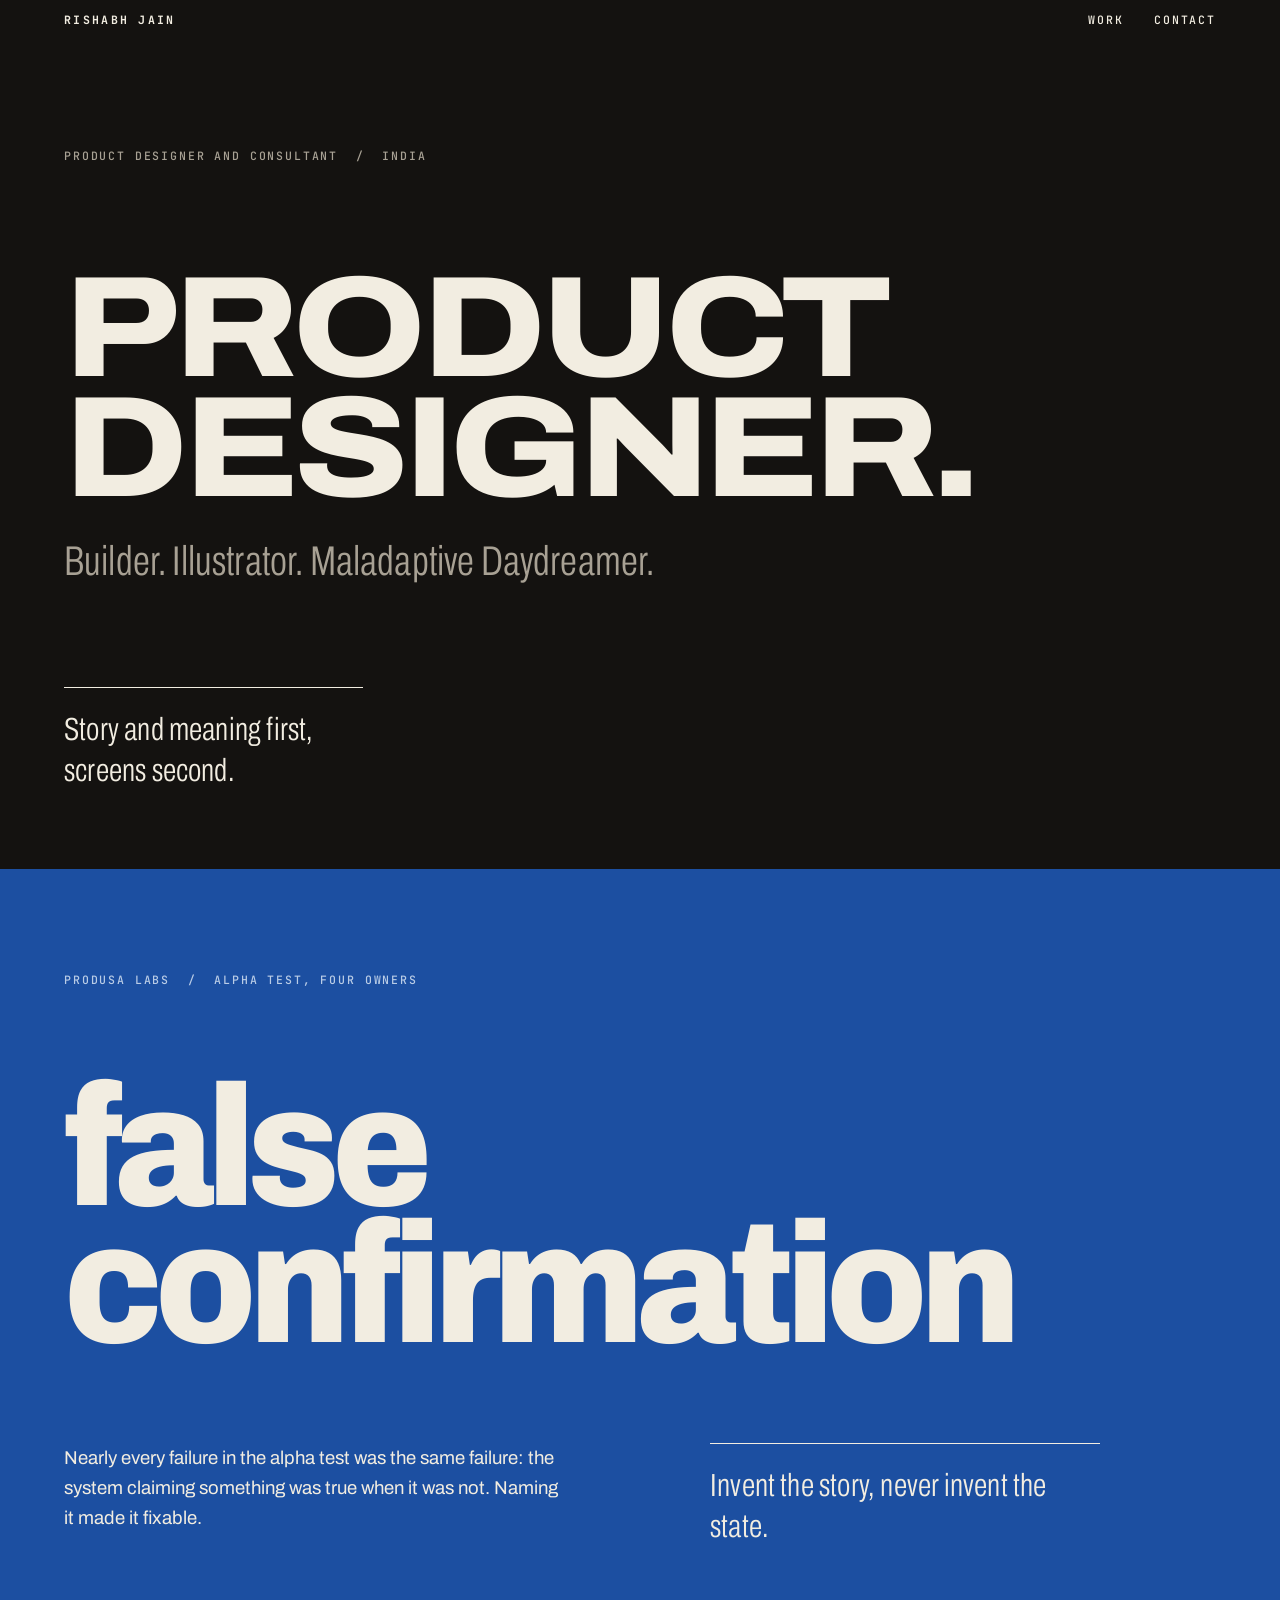
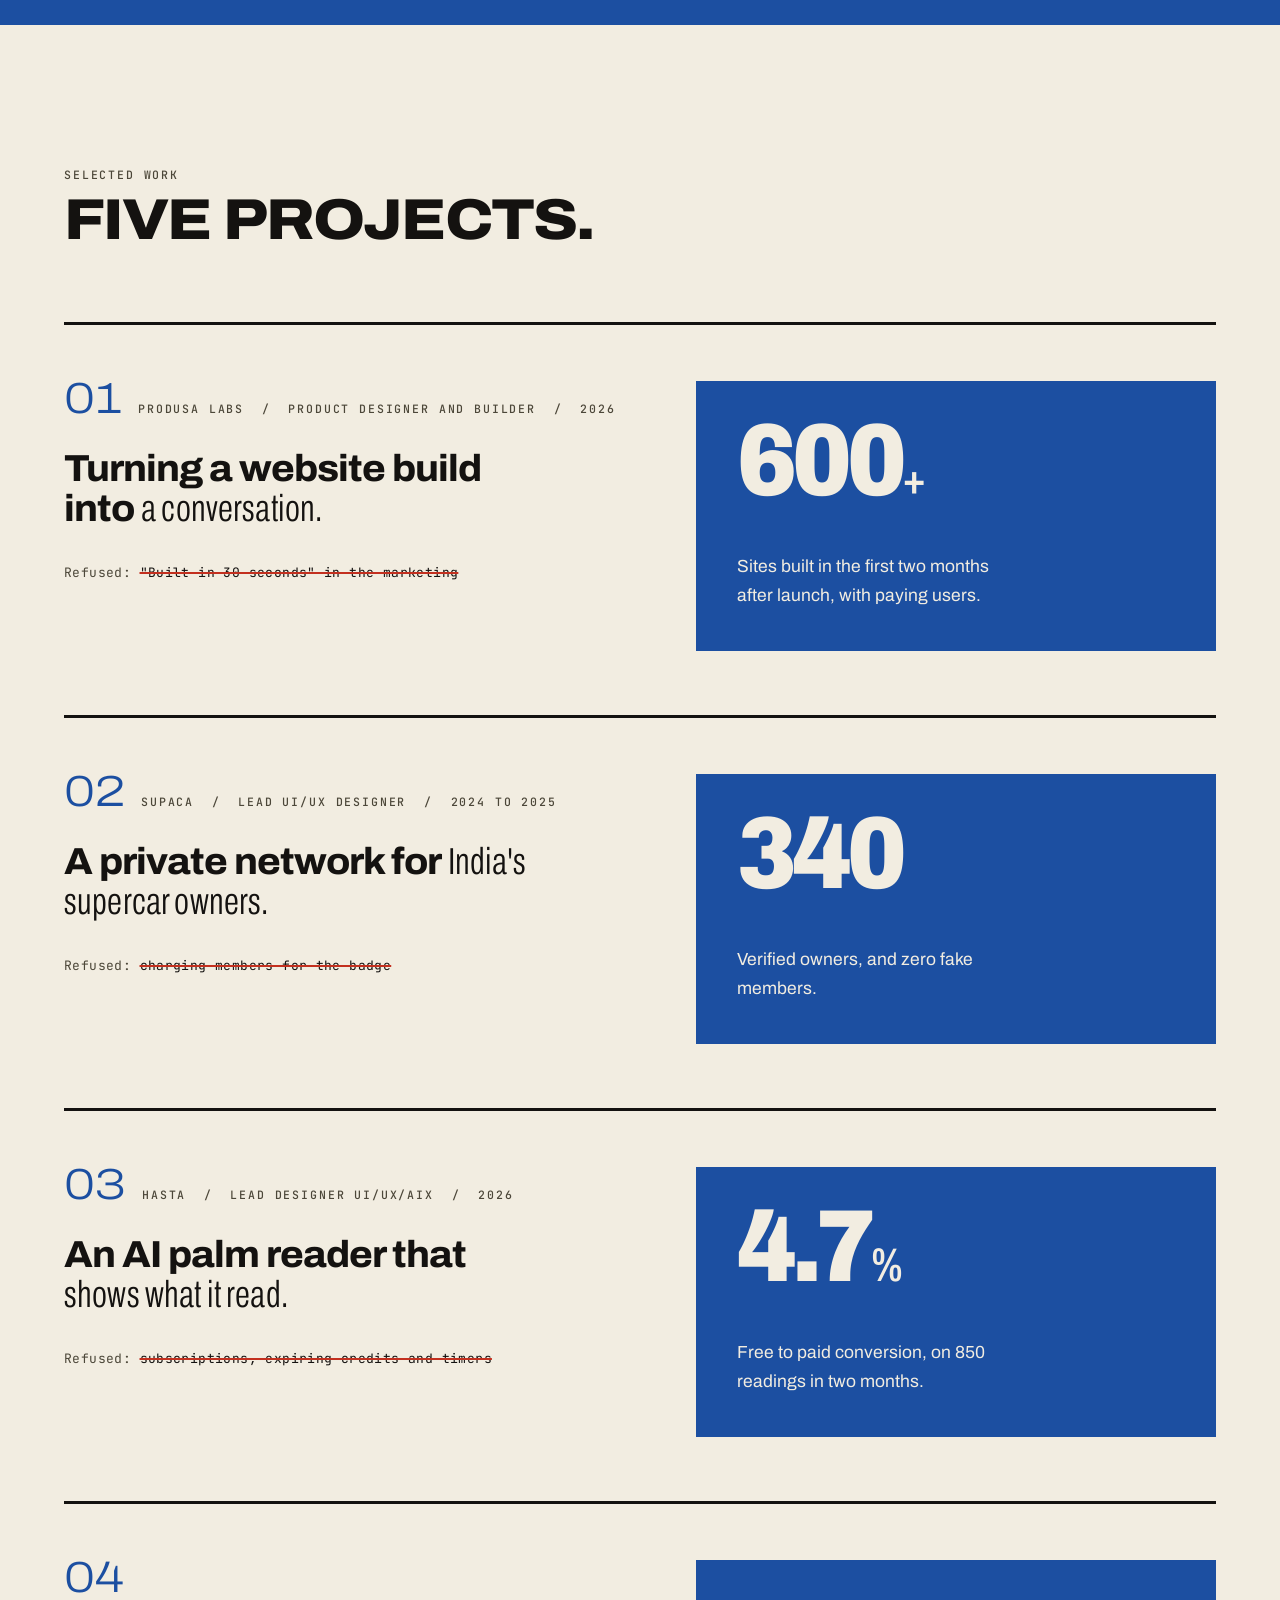
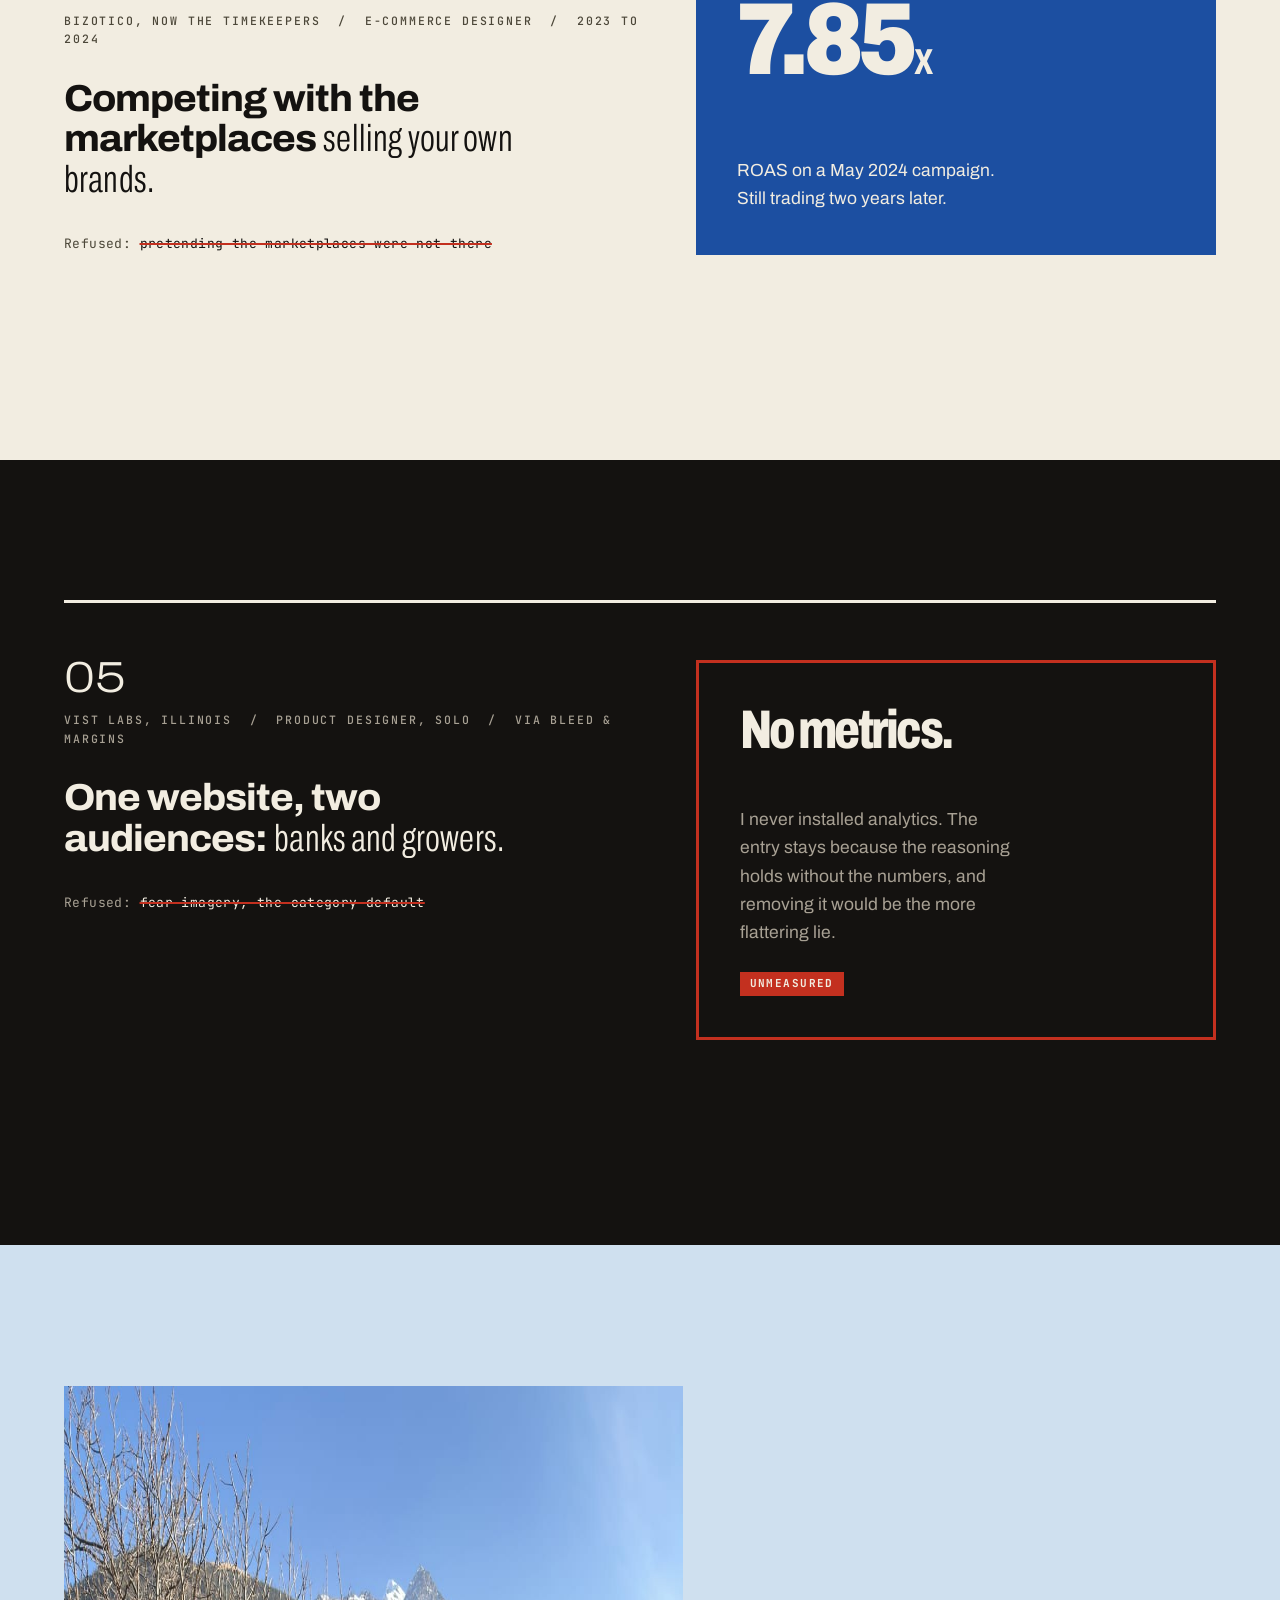
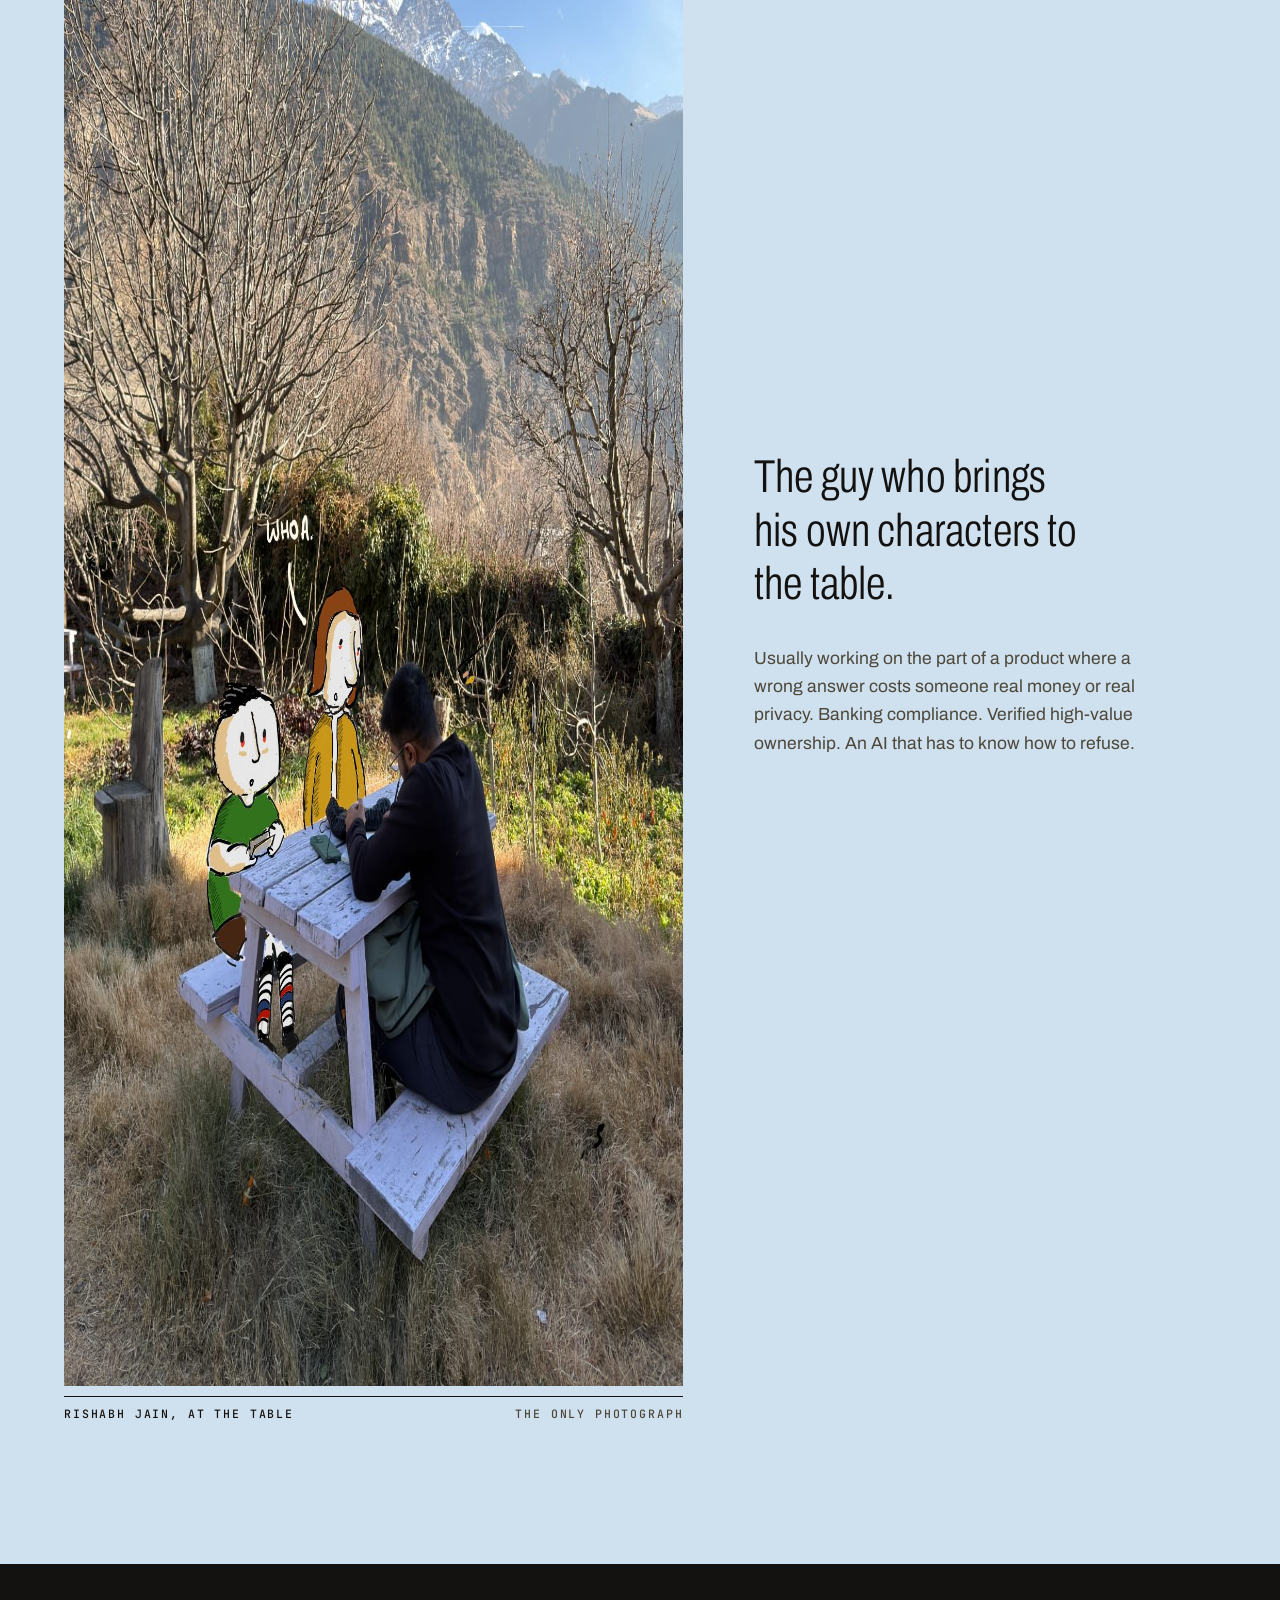
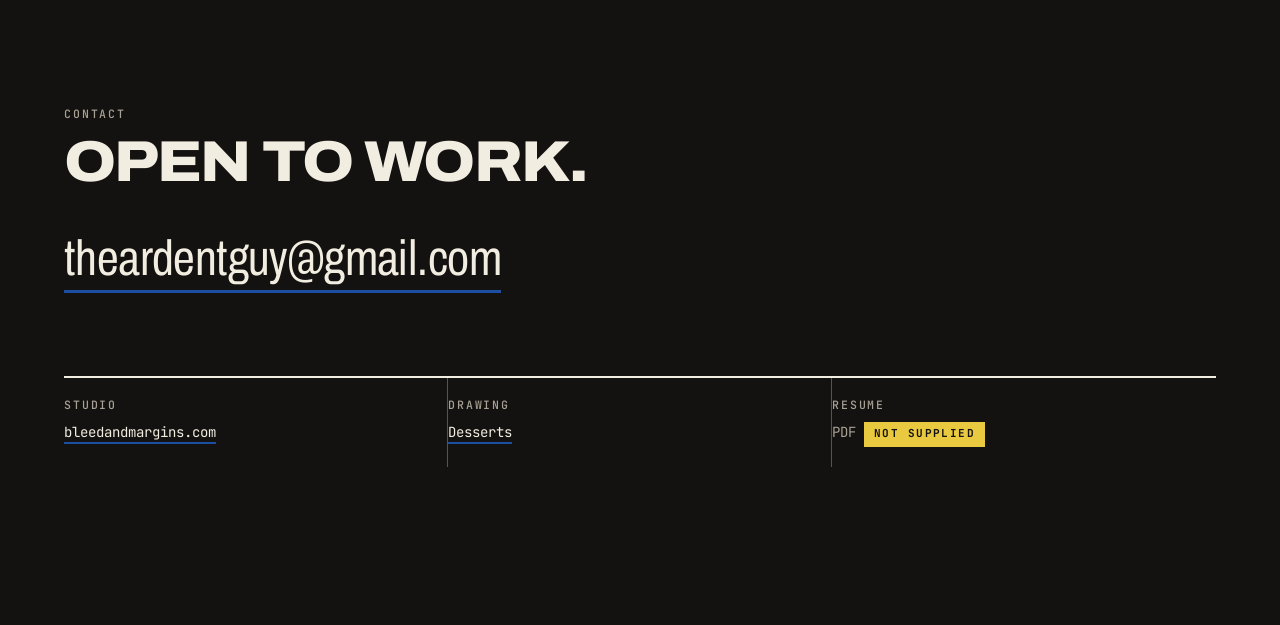
<file: explorations/oatly-b.html>
<!DOCTYPE html>
<html lang="en">
<head>
<meta charset="utf-8">
<meta name="viewport" content="width=device-width, initial-scale=1">
<title>Rishabh Jain. Product Designer.</title>
<meta name="description" content="Product designer and consultant, India. Five projects, each one ending in a trade-off that is stated rather than hidden.">
<link rel="preconnect" href="https://fonts.googleapis.com">
<link rel="preconnect" href="https://fonts.gstatic.com" crossorigin>
<link href="https://fonts.googleapis.com/css2?family=Archivo:wdth,wght@62..125,100..900&family=JetBrains+Mono:wght@400;500;700&display=swap" rel="stylesheet">
<style>
/* ============================================================
   DIRECTION: FULL BLEED            first draft, cut to the bone

   Every decision gets a colour, and the colour runs to the edge
   of the sheet.

   CONSTRUCT
   Full-bleed horizontal bands of flat ink. Packaging logic, not
   poster logic. One band holds one idea at one scale, with real
   air around it.

   EACH INK DOES ONE JOB
     PAPER   the sheet
     INK     structure, and the one exception
     PRESS   work that shipped and was measured
     SIGNAL  what was refused
     WASH    things that are simply true
     TAG     status chips only, never a field

   TWO FAMILIES, NO SERIF
   Emphasis is made by inversion, not by changing species. Where
   the headings are heavy, wide and tight, the emphatic line is
   light, narrow, openly tracked and set to a deliberately short
   measure under a hairline rule. Lighter and narrower stands
   apart; bigger and bolder would only compete.

   Nothing is textured, distressed or hand-simulated. There are
   no illustration slots. If no drawing ever arrives, nothing
   here is missing.
   ============================================================ */

:root{
  --paper:   #F2EDE1;
  --ink:     #141210;   /* 16.2:1 on paper */
  --ink-2:   #4C4739;   /*  7.9:1 on paper */
  --press:   #1C4FA1;   /*  6.7:1 with paper text */
  --signal:  #C3301F;   /*  4.8:1 both directions */
  --wash:    #CFE0EF;   /* 14.0:1 with ink text */
  --tag:     #E9C93F;   /* 11.6:1 with ink text */

  --on-press:#B9CCE6;   /*  4.8:1 on press */
  --on-ink:  #A8A194;   /*  7.4:1 on ink */

  --hair:         rgba(20,18,16,.22);
  --hair-on-ink:  rgba(242,237,225,.3);
  --hair-on-press:rgba(242,237,225,.34);

  --gut: clamp(22px, 5vw, 76px);
  --maxw: 1320px;
  --pad: clamp(76px, 11vw, 184px);

  --mono: "JetBrains Mono", ui-monospace, SFMono-Regular, Menlo, monospace;
  --grot: "Archivo", "Helvetica Neue", Arial, sans-serif;
}

*,*::before,*::after{ box-sizing:border-box; }
html{ -webkit-text-size-adjust:100%; scroll-behavior:smooth; overflow-x:clip; }

body{
  margin:0;
  background:var(--paper);
  color:var(--ink);
  font-family:var(--grot);
  font-stretch:100%;
  font-size:clamp(16px, .45vw + 14.6px, 17.5px);
  line-height:1.62;
  overflow-x:clip;
  -webkit-font-smoothing:antialiased;
}
img{ max-width:100%; display:block; }
a{ color:inherit; }
:focus-visible{ outline:2px solid var(--signal); outline-offset:3px; }

/* ---------- bands ---------- */
.band{ width:100%; }
.inner{ max-width:var(--maxw); margin:0 auto; padding:0 var(--gut); }
.pad{ padding-top:var(--pad); padding-bottom:var(--pad); }

.b-paper{ background:var(--paper); color:var(--ink); }
.b-wash { background:var(--wash);  color:var(--ink); }
.b-press{ background:var(--press); color:var(--paper); }
.b-ink  { background:var(--ink);   color:var(--paper); }

.b-press .dim{ color:var(--on-press); }
.b-ink   .dim{ color:var(--on-ink); }
.b-paper .dim,.b-wash .dim{ color:var(--ink-2); }

/* ---------- apparatus ---------- */
.slug{
  font-family:var(--mono);
  font-size:.72rem; line-height:1.6;
  letter-spacing:.16em; text-transform:uppercase; font-weight:500;
}
.chip{
  display:inline-block;
  font-family:var(--mono);
  font-size:.6875rem; letter-spacing:.13em; text-transform:uppercase; font-weight:700;
  padding:3px 10px 4px; white-space:nowrap;
}
.chip-tag   { background:var(--tag);    color:var(--ink); }
.chip-signal{ background:var(--signal); color:var(--paper); }
.chip-paper { background:var(--paper);  color:var(--ink); }

/* THE INVERTED EMPHASIS. The replacement for the serif.
   Light, narrow, openly tracked, short measure, rule above. */
.quiet{
  font-stretch:70%; font-weight:300;
  font-size:clamp(1.2rem, 2.6vw, 2rem);
  line-height:1.3; letter-spacing:.006em;
  max-width:23ch; margin:0;
  border-top:1px solid currentColor;
  padding-top:clamp(14px,1.6vw,22px);
}
.quiet.wide{ max-width:30ch; }

/* a struck refusal. A precise rule through type. */
.struck{
  text-decoration:line-through;
  text-decoration-thickness:2px;
  text-decoration-color:var(--signal);
  text-decoration-skip-ink:none;
}

/* ============================================================
   SLUG STRIP
   ============================================================ */
.topbar{ position:sticky; top:0; z-index:60; background:var(--ink); color:var(--paper); }
.topbar .inner{ display:flex; align-items:baseline; gap:20px; flex-wrap:wrap; padding-top:11px; padding-bottom:11px; }
.topbar .who{ font-weight:700; letter-spacing:.2em; }
.topbar nav{ margin-left:auto; display:flex; gap:clamp(16px,2.4vw,32px); }
.topbar nav a{ text-decoration:none; border-bottom:2px solid transparent; padding-bottom:2px; transition:border-color .16s; }
.topbar nav a:hover,.topbar nav a:focus-visible{ border-bottom-color:var(--tag); }
@media (max-width:560px){ .topbar nav{ margin-left:0; width:100%; } }

/* ============================================================
   BAND 1. THE BANNER. One idea, one scale, a lot of air.
   ============================================================ */
.banner{
  min-height:min(90vh, 880px);
  display:flex; flex-direction:column; justify-content:space-between;
  gap:clamp(48px,8vw,110px);
  padding-top:clamp(52px,8vw,118px);
  padding-bottom:clamp(44px,6vw,86px);
}
.nameplate{ margin:0; }
.nameplate .lead{
  display:block;
  text-transform:uppercase;
  font-stretch:116%; font-weight:800;
  font-size:clamp(2.7rem, 11.2vw, 9.4rem);
  line-height:.84; letter-spacing:-.038em;
  overflow-wrap:break-word;
}
.nameplate .rest{
  display:block;
  margin-top:clamp(16px,2.2vw,30px);
  font-stretch:68%; font-weight:300;
  font-size:clamp(1.25rem, 3.4vw, 2.6rem);
  line-height:1.16; letter-spacing:.004em;
  color:var(--on-ink);
  overflow-wrap:break-word;
}

/* ============================================================
   BAND 2. ONE BLOCK OWNS A SCREEN
   ============================================================ */
.owner{
  min-height:min(84vh, 800px);
  display:flex; flex-direction:column; justify-content:space-between;
  gap:clamp(44px,7vw,96px);
  padding-top:clamp(52px,8vw,112px);
  padding-bottom:clamp(44px,6vw,86px);
}
.owner-term{
  margin:0;
  font-stretch:90%; font-weight:850;
  text-transform:lowercase;
  font-size:clamp(2.5rem, 13.4vw, 11.5rem);
  line-height:.8; letter-spacing:-.046em;
  overflow-wrap:break-word;
}
.owner-term .l2{ display:block; }
.owner-foot{
  display:grid; grid-template-columns:minmax(0,1.15fr) minmax(0,1fr);
  gap:clamp(28px,5vw,76px);
  align-items:start;
}
@media (max-width:860px){ .owner-foot{ grid-template-columns:minmax(0,1fr); } }
.owner-foot p.body{ margin:0; max-width:46ch; font-size:1.0625em; }

/* ============================================================
   BAND 3. THE WORK
   ============================================================ */
.sechead{ margin-bottom:clamp(44px,6vw,92px); }
.sechead h2{
  margin:.6rem 0 0;
  font-stretch:112%; font-weight:820;
  text-transform:uppercase;
  letter-spacing:-.032em; line-height:.9;
  font-size:clamp(1.85rem, 5vw, 3.6rem);
}

.entry{
  display:grid;
  grid-template-columns:minmax(0,1.05fr) minmax(0,.95fr);
  gap:clamp(28px,4.4vw,72px);
  align-items:stretch;
  border-top:3px solid currentColor;
  padding:clamp(34px,4.4vw,62px) 0 clamp(40px,5vw,76px);
}
@media (max-width:880px){ .entry{ grid-template-columns:minmax(0,1fr); } }

.entry-head{ display:flex; align-items:baseline; gap:16px; flex-wrap:wrap; margin-bottom:clamp(18px,2.4vw,30px); }
.entry-head .n{
  font-stretch:122%; font-weight:300;
  font-size:clamp(1.7rem,3.4vw,2.8rem);
  line-height:.82; color:var(--press);
}
.b-ink .entry-head .n{ color:var(--paper); }

.entry h3{
  margin:0 0 clamp(20px,2.6vw,34px);
  font-stretch:104%; font-weight:760;
  font-size:clamp(1.42rem, 3vw, 2.35rem);
  line-height:1.08; letter-spacing:-.026em;
  max-width:20ch;
}
/* the second clause inverts: light and narrow against heavy and wide */
.entry h3 .q{ font-stretch:66%; font-weight:300; letter-spacing:.004em; }

.refusal{ margin:0; font-family:var(--mono); font-size:.8125rem; letter-spacing:.03em; line-height:1.6; }

/* the outcome panel. Flat colour carrying the claim. No image. */
.panel{
  background:var(--press); color:var(--paper);
  padding:clamp(26px,3.2vw,44px);
  display:flex; flex-direction:column; justify-content:space-between;
  gap:clamp(28px,4vw,56px);
  min-height:100%;
}
.panel .fig{
  margin:0;
  font-stretch:86%; font-weight:900;
  font-size:clamp(3.2rem, 8vw, 6.6rem);
  line-height:.78; letter-spacing:-.046em;
}
.panel .fig .u{ font-stretch:70%; font-weight:600; font-size:.46em; }
.panel .said{ margin:0; max-width:28ch; }

/* the exception. Not an empty slot, a declared absence. */
.panel.void{ background:transparent; color:var(--paper); border:3px solid var(--signal); }
.panel.void .fig{ font-stretch:74%; font-weight:800; font-size:clamp(2rem,4.6vw,3.4rem); line-height:.94; }

/* ============================================================
   BAND 4. THE PHOTOGRAPH
   ============================================================ */
.shot{
  display:grid; grid-template-columns:minmax(0,1.34fr) minmax(0,1fr);
  gap:clamp(32px,5.5vw,90px);
  align-items:center;
}
@media (max-width:880px){ .shot{ grid-template-columns:minmax(0,1fr); } }
.shot figure{ margin:0; }
.shot figcaption{
  display:flex; justify-content:space-between; align-items:baseline;
  gap:14px; flex-wrap:wrap;
  border-top:1px solid var(--ink);
  margin-top:10px; padding-top:8px;
}
.shot .line{
  font-stretch:72%; font-weight:300;
  font-size:clamp(1.5rem, 3.6vw, 3rem);
  line-height:1.16; letter-spacing:.004em;
  margin:0 0 clamp(20px,2.6vw,34px);
  max-width:17ch;
}
.shot .body{ margin:0; max-width:40ch; }

/* ============================================================
   BAND 5. CONTACT
   ============================================================ */
.contact h2{
  margin:.7rem 0 clamp(26px,3.4vw,46px);
  font-stretch:112%; font-weight:820;
  text-transform:uppercase; letter-spacing:-.032em; line-height:.92;
  font-size:clamp(1.85rem, 5vw, 3.6rem);
}
.mailto{
  display:inline-block;
  font-stretch:74%; font-weight:400;
  font-size:clamp(1.3rem, 5.2vw, 3.1rem);
  line-height:1.1; letter-spacing:-.012em;
  text-decoration:none;
  border-bottom:3px solid var(--press);
  padding-bottom:4px;
  overflow-wrap:break-word;
  transition:border-color .16s, color .16s;
}
.mailto:hover,.mailto:focus-visible{ border-bottom-color:var(--tag); color:var(--tag); }
.ends{
  display:grid; grid-template-columns:repeat(auto-fit,minmax(190px,1fr));
  margin-top:clamp(48px,6.5vw,100px);
  border-top:2px solid var(--paper);
}
.ends > div{ padding:18px 22px 20px 0; border-right:1px solid var(--hair-on-ink); }
.ends > div:last-child{ border-right:0; }
.ends dt{ margin:0 0 7px; }
.ends dd{ margin:0; font-family:var(--mono); font-size:.875rem; }
.ends a{ text-decoration:none; border-bottom:2px solid var(--press); padding-bottom:1px; }
.ends a:hover,.ends a:focus-visible{ border-bottom-color:var(--tag); color:var(--tag); }

/* ============================================================
   MOTION. Restrained, gated, degrades to visible.
   ============================================================ */
.rise{ opacity:1; transform:none; }
.js .rise{ opacity:0; transform:translateY(12px); transition:opacity .55s ease, transform .55s cubic-bezier(.2,.7,.3,1); }
.js .rise.in{ opacity:1; transform:none; }

@media (prefers-reduced-motion: reduce){
  html{ scroll-behavior:auto; }
  .js .rise{ opacity:1 !important; transform:none !important; transition:none !important; }
  *{ animation-duration:.001ms !important; transition-duration:.001ms !important; }
}

.skip{ position:absolute; left:-9999px; top:0; z-index:200; background:var(--tag); color:var(--ink); padding:10px 16px; font-family:var(--mono); font-size:.8rem; }
.skip:focus{ left:8px; top:8px; }
</style>
</head>
<body>

<a class="skip" href="#work">Skip to the work</a>

<div class="topbar">
  <div class="inner slug">
    <span class="who">Rishabh Jain</span>
    <nav aria-label="Primary">
      <a href="#work">Work</a>
      <a href="#contact">Contact</a>
    </nav>
  </div>
</div>

<main>

<!-- ============================================================
     BAND 1. THE BANNER
     ============================================================ -->
<section class="band b-ink" aria-labelledby="np">
  <div class="inner banner">
    <p class="slug dim" style="margin:0">Product designer and consultant &nbsp;/&nbsp; India</p>

    <h1 class="nameplate" id="np">
      <span class="lead">Product Designer.</span>
      <span class="rest">Builder. Illustrator. Maladaptive Daydreamer.</span>
    </h1>

    <p class="quiet">Story and meaning first, screens second.</p>
  </div>
</section>

<!-- ============================================================
     BAND 2. ONE BLOCK OWNS A SCREEN
     ============================================================ -->
<section class="band b-press" aria-labelledby="fc">
  <div class="inner owner">
    <p class="slug dim" style="margin:0">Produsa Labs &nbsp;/&nbsp; Alpha test, four owners</p>

    <h2 class="owner-term rise" id="fc">false<span class="l2">confirmation</span></h2>

    <div class="owner-foot rise">
      <p class="body">
        Nearly every failure in the alpha test was the same failure: the system claiming
        something was true when it was not. Naming it made it fixable.
      </p>
      <p class="quiet wide">Invent the story, never invent the state.</p>
    </div>
  </div>
</section>

<!-- ============================================================
     BAND 3. THE WORK
     ============================================================ -->
<section class="band b-paper pad" id="work" aria-labelledby="work-h">
  <div class="inner">

    <div class="sechead">
      <p class="slug dim" style="margin:0">Selected work</p>
      <h2 id="work-h">Five projects.</h2>
    </div>

    <article class="entry rise">
      <div>
        <div class="entry-head">
          <span class="n">01</span>
          <span class="slug dim">Produsa Labs &nbsp;/&nbsp; Product Designer and Builder &nbsp;/&nbsp; 2026</span>
        </div>
        <h3>Turning a website build into <span class="q">a conversation.</span></h3>
        <p class="refusal"><span class="dim">Refused: </span><span class="struck">"Built in 30 seconds" in the marketing</span></p>
      </div>
      <div class="panel">
        <p class="fig">600<span class="u">+</span></p>
        <p class="said">Sites built in the first two months after launch, with paying users.</p>
      </div>
    </article>

    <article class="entry rise">
      <div>
        <div class="entry-head">
          <span class="n">02</span>
          <span class="slug dim">Supaca &nbsp;/&nbsp; Lead UI/UX Designer &nbsp;/&nbsp; 2024 to 2025</span>
        </div>
        <h3>A private network for <span class="q">India's supercar owners.</span></h3>
        <p class="refusal"><span class="dim">Refused: </span><span class="struck">charging members for the badge</span></p>
      </div>
      <div class="panel">
        <p class="fig">340</p>
        <p class="said">Verified owners, and zero fake members.</p>
      </div>
    </article>

    <article class="entry rise">
      <div>
        <div class="entry-head">
          <span class="n">03</span>
          <span class="slug dim">Hasta &nbsp;/&nbsp; Lead Designer UI/UX/AIX &nbsp;/&nbsp; 2026</span>
        </div>
        <h3>An AI palm reader that <span class="q">shows what it read.</span></h3>
        <p class="refusal"><span class="dim">Refused: </span><span class="struck">subscriptions, expiring credits and timers</span></p>
      </div>
      <div class="panel">
        <p class="fig">4.7<span class="u">%</span></p>
        <p class="said">Free to paid conversion, on 850 readings in two months.</p>
      </div>
    </article>

    <article class="entry rise">
      <div>
        <div class="entry-head">
          <span class="n">04</span>
          <span class="slug dim">Bizotico, now The Timekeepers &nbsp;/&nbsp; E-commerce Designer &nbsp;/&nbsp; 2023 to 2024</span>
        </div>
        <h3>Competing with the marketplaces <span class="q">selling your own brands.</span></h3>
        <p class="refusal"><span class="dim">Refused: </span><span class="struck">pretending the marketplaces were not there</span></p>
      </div>
      <div class="panel">
        <p class="fig">7.85<span class="u">x</span></p>
        <p class="said">ROAS on a May 2024 campaign. Still trading two years later.</p>
      </div>
    </article>

  </div>
</section>

<!-- ============================================================
     THE EXCEPTION. The one project with nothing to measure
     inverts the whole sheet.
     ============================================================ -->
<section class="band b-ink pad" aria-labelledby="vist-h">
  <div class="inner">
    <article class="entry rise" style="border-top:3px solid var(--paper)">
      <div>
        <div class="entry-head">
          <span class="n">05</span>
          <span class="slug dim">VIST Labs, Illinois &nbsp;/&nbsp; Product Designer, solo &nbsp;/&nbsp; via Bleed &amp; Margins</span>
        </div>
        <h3 id="vist-h">One website, two audiences: <span class="q">banks and growers.</span></h3>
        <p class="refusal"><span class="dim">Refused: </span><span class="struck">fear imagery, the category default</span></p>
      </div>
      <div class="panel void">
        <p class="fig">No metrics.</p>
        <div>
          <p class="said dim" style="margin:0 0 20px">
            I never installed analytics. The entry stays because the reasoning holds without the
            numbers, and removing it would be the more flattering lie.
          </p>
          <span class="chip chip-signal">Unmeasured</span>
        </div>
      </div>
    </article>
  </div>
</section>

<!-- ============================================================
     BAND 4. THE PHOTOGRAPH
     ============================================================ -->
<section class="band b-wash pad">
  <div class="inner shot">
    <figure>
      <img src="../assets/hero.jpg" width="1200" height="1600" loading="lazy" decoding="async"
           alt="Rishabh Jain seen from behind, working at a white picnic table on a grassy slope with a snow-capped Himalayan ridge behind him. Two of his own drawn characters have been composited into the photograph and sit at the table with him: one in a green top holding a book, wearing striped socks, and one in a mustard jacket. Handwritten above them is the word: whoa.">
      <figcaption class="slug">
        <span>Rishabh Jain, at the table</span>
        <span class="dim">The only photograph</span>
      </figcaption>
    </figure>

    <div class="rise">
      <p class="line">The guy who brings his own characters to the table.</p>
      <p class="body dim">
        Usually working on the part of a product where a wrong answer costs someone real money or
        real privacy. Banking compliance. Verified high-value ownership. An AI that has to know
        how to refuse.
      </p>
    </div>
  </div>
</section>

<!-- ============================================================
     BAND 5. CONTACT
     ============================================================ -->
<section class="band b-ink pad contact" id="contact" aria-labelledby="c-h">
  <div class="inner">
    <p class="slug dim" style="margin:0">Contact</p>
    <h2 id="c-h">Open to work.</h2>

    <a class="mailto" href="mailto:theardentguy@gmail.com">theardentguy@gmail.com</a>

    <dl class="ends">
      <div>
        <dt class="slug dim">Studio</dt>
        <dd><a href="https://www.bleedandmargins.com" rel="noopener">bleedandmargins.com</a></dd>
      </div>
      <div>
        <dt class="slug dim">Drawing</dt>
        <dd><a href="../desserts.html">Desserts</a></dd>
      </div>
      <div>
        <dt class="slug dim">Resume</dt>
        <dd class="dim">PDF <span class="chip chip-tag">Not supplied</span></dd>
      </div>
    </dl>
  </div>
</section>

</main>

<script>
/* Restrained reveal. .js is added only when it can be honoured, so the
   page is fully visible if this never runs. Gated on reduced motion. */
(function(){
  var reduce = window.matchMedia && window.matchMedia('(prefers-reduced-motion: reduce)').matches;
  if (reduce || !('IntersectionObserver' in window)) return;
  document.documentElement.classList.add('js');
  var io = new IntersectionObserver(function(entries){
    entries.forEach(function(e){
      if (e.isIntersecting){ e.target.classList.add('in'); io.unobserve(e.target); }
    });
  }, { rootMargin: '0px 0px -6% 0px', threshold: 0.08 });
  document.querySelectorAll('.rise').forEach(function(el){ io.observe(el); });
})();
</script>

</body>
</html>
</file>
<file: assets/style.css>
/* ==========================================================================
   Rishabh Kumar, portfolio
   Vanilla CSS. Shared across every page so spacing and type stay identical.
   ========================================================================== */

:root {
  --margin: 10vw;
  --gap-section: 140px;
  --entry-gap: 56px;

  /* Light theme (default). Every colour is a token so the dark block below
     only has to restate values, never hunt through rules. */
  --c-label: #888888;
  --c-body: #444444;
  --c-body-soft: #555555;
  --c-heading: #111111;
  --c-value: #333333;
  --c-statement: #222222;
  --c-rule: #D8D0C4;
  --c-bg: #F5F0E8;
  --c-ghost: #E8E4DC;
  --c-accent: #111111;
  --c-accent-deep: #7A2E35;
  --c-slot-border: #BBBBBB;
  --c-slot-bg: rgba(255, 255, 255, 0.3);
  --c-slot-text: #AAAAAA;
  --c-card: rgba(255, 255, 255, 0.5);
  --c-card-solid: rgba(245, 240, 232, 0.92);
  --c-pill-border: #CCCCCC;
  --c-pill-text: #666666;
  --c-selection: rgba(17, 17, 17, 0.14);
  --hero-scrim: rgba(0, 0, 0, 0.15);
  --grain-opacity: 0.55;

  --font-display: "Outfit", "Trebuchet MS", sans-serif;
  --font-serif: "Instrument Serif", Georgia, "Times New Roman", serif;
  --font-body: "DM Sans", "Segoe UI", sans-serif;
  --font-hand: "Caveat", "Bradley Hand", cursive;

  --nav-w: 160px;
  --ease: cubic-bezier(0.22, 1, 0.36, 1);
}

/* Dark theme. Warm paper at night, never a cold black. */
:root[data-theme="dark"] {
  --c-label: #8A8175;
  --c-body: #B4AB9C;
  --c-body-soft: #A79E8E;
  --c-heading: #F2ECE0;
  --c-value: #D6CDBC;
  --c-statement: #E7E0D2;
  --c-rule: #39332B;
  --c-bg: #17130E;
  --c-ghost: #241F18;
  --c-accent: #F2ECE0;
  --c-accent-deep: #D98FA0;
  --c-slot-border: #4B4238;
  --c-slot-bg: rgba(255, 255, 255, 0.035);
  --c-slot-text: #7C7364;
  --c-card: rgba(255, 255, 255, 0.045);
  --c-card-solid: rgba(23, 19, 14, 0.92);
  --c-pill-border: #4B4238;
  --c-pill-text: #9A9080;
  --c-selection: rgba(255, 255, 255, 0.16);
  --hero-scrim: rgba(0, 0, 0, 0.15);
  --grain-opacity: 0.4;
}

/* No-JS fallback: honour the OS setting when the head script did not run. */
@media (prefers-color-scheme: dark) {
  :root:not([data-theme="light"]):not([data-theme="dark"]) {
    --c-label: #8A8175;
    --c-body: #B4AB9C;
    --c-body-soft: #A79E8E;
    --c-heading: #F2ECE0;
    --c-value: #D6CDBC;
    --c-statement: #E7E0D2;
    --c-rule: #39332B;
    --c-bg: #17130E;
    --c-ghost: #241F18;
    --c-accent: #F2ECE0;
    --c-accent-deep: #D98FA0;
    --c-slot-border: #4B4238;
    --c-slot-bg: rgba(255, 255, 255, 0.035);
    --c-slot-text: #7C7364;
    --c-card: rgba(255, 255, 255, 0.045);
    --c-card-solid: rgba(23, 19, 14, 0.92);
    --c-pill-border: #4B4238;
    --c-pill-text: #9A9080;
    --c-selection: rgba(255, 255, 255, 0.16);
    --hero-scrim: rgba(0, 0, 0, 0.15);
    --grain-opacity: 0.4;
  }
}

html { color-scheme: light dark; }

@media (max-width: 768px) {
  :root {
    --margin: 6vw;
    --gap-section: 80px;
    --entry-gap: 40px;
  }
}

/* --------------------------------------------------------------------------
   Reset and base
   -------------------------------------------------------------------------- */

*,
*::before,
*::after { box-sizing: border-box; }

html { -webkit-text-size-adjust: 100%; }

body {
  margin: 0;
  font-family: var(--font-body);
  font-size: 14px;
  line-height: 1.7;
  color: var(--c-body);
  min-height: 100vh;
  background-color: var(--c-bg);
  /* Large, slow, seamless mottle: the paper's own colour is uneven, like a
     handmade sheet. soft-light keeps the hue of --c-bg, only drifts luminance
     a few percent. Never grey, never dirty. */
  background-image: url("data:image/svg+xml,%3Csvg xmlns='http://www.w3.org/2000/svg' width='600' height='600'%3E%3Cfilter id='m'%3E%3CfeTurbulence type='fractalNoise' baseFrequency='0.009' numOctaves='2' stitchTiles='stitch' seed='11'/%3E%3CfeColorMatrix type='matrix' values='0.13 0 0 0 0.435 0.13 0 0 0 0.435 0.13 0 0 0 0.435 0 0 0 0 1'/%3E%3C/filter%3E%3Crect width='600' height='600' filter='url(%23m)'/%3E%3C/svg%3E");
  background-repeat: repeat;
  background-size: 600px 600px;
  background-blend-mode: soft-light;
  -webkit-font-smoothing: antialiased;
  text-rendering: optimizeLegibility;
}

/* The mottle is tuned for the light sheet. On the near-black ground it turns
   blotchy, so drop it in dark and let the flat warm colour plus the grain
   overlay carry the paper feel. */
:root[data-theme="dark"] body { background-image: none; }

@media (prefers-color-scheme: dark) {
  :root:not([data-theme="light"]):not([data-theme="dark"]) body { background-image: none; }
}

/* Global paper grain. One material across the dark hero, the cards and the
   ground so nothing reads flat or "AI-clean". Monochrome noise on soft-light
   modulates light only, so it adds tooth without adding colour or dirt.
   STRENGTH KNOB: opacity. 0.35 = barely there, 0.55 = default, 0.8 = strong. */
body::after {
  content: "";
  position: fixed;
  inset: 0;
  z-index: 9999;
  pointer-events: none;
  opacity: var(--grain-opacity);
  mix-blend-mode: soft-light;
  background-image: url("data:image/svg+xml,%3Csvg xmlns='http://www.w3.org/2000/svg' width='140' height='140'%3E%3Cfilter id='g'%3E%3CfeTurbulence type='fractalNoise' baseFrequency='0.8' numOctaves='2' stitchTiles='stitch' seed='4'/%3E%3CfeColorMatrix type='matrix' values='0.5 0 0 0 0.25 0.5 0 0 0 0.25 0.5 0 0 0 0.25 0 0 0 0 1'/%3E%3C/filter%3E%3Crect width='140' height='140' filter='url(%23g)'/%3E%3C/svg%3E");
  background-size: 140px 140px;
}

@media print { body::after { display: none; } }

img { max-width: 100%; display: block; }

a { color: inherit; text-decoration: none; }

h1, h2, h3, h4, p { margin: 0; }

[hidden] { display: none !important; }

::selection { background: var(--c-selection); }

/* --------------------------------------------------------------------------
   Shared type helpers
   -------------------------------------------------------------------------- */

.label {
  font-family: var(--font-body);
  font-size: 11px;
  font-weight: 600;
  text-transform: uppercase;
  letter-spacing: 0.14em;
  color: var(--c-label);
  display: inline-flex;
  align-items: center;
  gap: 10px;
}

.label::before {
  content: "";
  width: 18px;
  height: 1px;
  background: var(--c-accent);
  flex: 0 0 auto;
}

.section-heading {
  font-family: var(--font-display);
  font-weight: 700;
  font-size: clamp(32px, 4.4vw, 50px);
  line-height: 1.1;
  letter-spacing: -0.02em;
  color: var(--c-heading);
  margin-top: 18px;
  max-width: 20ch;
}

.hand { font-family: var(--font-hand); color: var(--c-accent-deep); }
.serif { font-family: var(--font-serif); }

/* The serif-italic accent: one emphasis phrase inside a headline, never a
   whole line. Reused across the hero, section headings, and case studies. */
.hero__h1 em,
.section-heading em,
.cs-hero__title em,
.cs-section__heading em,
.decision__heading em {
  font-family: var(--font-serif);
  font-style: italic;
  font-weight: 400;
  letter-spacing: -0.01em;
  color: var(--c-accent-deep);
}

/* Anchoring: a real number already in the copy, set as a numeral rather
   than buried in body weight. Drop into any sentence, scales relatively. */
em.stat-num {
  font-family: var(--font-serif);
  font-style: italic;
  font-weight: 400;
  font-size: 1.5em;
  line-height: 1;
  letter-spacing: -0.01em;
  color: var(--c-accent-deep);
}

/* --------------------------------------------------------------------------
   Layout shell
   -------------------------------------------------------------------------- */

main { margin-left: var(--nav-w); }

.wrap { padding: 0 var(--margin); }

.section { padding-top: var(--gap-section); }

.section:last-child { padding-bottom: var(--gap-section); }

.rule {
  border: 0;
  border-top: 1px solid var(--c-rule);
  margin: 0;
}

/* --------------------------------------------------------------------------
   Navigation
   -------------------------------------------------------------------------- */

.sidebar {
  position: fixed;
  top: 0;
  left: 0;
  width: var(--nav-w);
  height: 100vh;
  padding: 34px 18px 34px 28px;
  display: flex;
  flex-direction: column;
  gap: 40px;
  z-index: 40;
  /* No texture of its own. The fixed body::after grain overlay sits above the
     sidebar (z 9999) and covers it with the same paper as the rest of the page. */
  background-color: var(--c-bg);
}

/* A circular avatar frame. "R" is the placeholder; drop a photo in later as
   either a background-image on this element or an <img> filling it,
   overflow:hidden clips either one to the circle for free. */
.sidebar__logo {
  width: 40px;
  height: 40px;
  flex: 0 0 auto;
  display: flex;
  align-items: center;
  justify-content: center;
  border-radius: 50%;
  overflow: hidden;
  border: 1px solid var(--c-rule);
  background: var(--c-card);
  font-family: var(--font-display);
  font-weight: 800;
  font-size: 16px;
  color: var(--c-heading);
  line-height: 1;
}

/* Default position. On index.html, alignNavToHero() in main.js measures the
   real rendered position of "Product Designer." and sets margin-top on this
   element precisely, live, on load and on resize - a fixed px guess drifts
   at every viewport height since that line floats to vertical-centre. Other
   pages (no hero to align to) just keep this default. */
.sidebar__nav {
  display: flex;
  flex-direction: column;
  gap: 10px;
}

.sidebar__nav a {
  font-family: var(--font-body);
  font-size: 13px;
  font-weight: 400;
  color: var(--c-label);
  transition: color 0.2s var(--ease);
}

.sidebar__nav a:hover { color: var(--c-heading); }

.sidebar__nav a.is-active { color: var(--c-heading); }

/* Underline-draw on hover, desktop only (the mobile drawer already uses a
   full divider per row, so this stays a desktop micro-interaction). */
@media (min-width: 769px) {
  .sidebar__nav a {
    position: relative;
    width: fit-content;
  }
  .sidebar__nav a::after {
    content: "";
    position: absolute;
    left: 0;
    right: 100%;
    bottom: -3px;
    height: 1px;
    background: var(--c-accent-deep);
    transition: right 0.28s var(--ease);
  }
  .sidebar__nav a:hover::after,
  .sidebar__nav a.is-active::after { right: 0; }
}

/* Hamburger, mobile only */
.sidebar__burger {
  display: none;
  width: 34px;
  height: 34px;
  padding: 0;
  border: 0;
  background: transparent;
  cursor: pointer;
  flex-direction: column;
  align-items: center;
  justify-content: center;
  gap: 6px;
}

.sidebar__burger span {
  display: block;
  width: 20px;
  height: 1.5px;
  background: var(--c-heading);
  transition: transform 0.25s var(--ease), opacity 0.2s ease;
}

.sidebar.is-open .sidebar__burger span:first-child { transform: translateY(3.75px) rotate(45deg); }
.sidebar.is-open .sidebar__burger span:last-child { transform: translateY(-3.75px) rotate(-45deg); }

/* Mobile: no top bar. The sidebar becomes a pass-through fixed layer that
   only carries three floating chips (home, hamburger, theme) and an
   off-canvas drawer that slides in from the right. */
@media (max-width: 768px) {
  main { margin-left: 0; }

  .sidebar {
    position: fixed;
    inset: 0;
    width: auto;
    height: auto;
    padding: 0;
    gap: 0;
    background: transparent;
    border: 0;
    pointer-events: none;
    z-index: 60;
  }

  .sidebar__logo,
  .sidebar__burger,
  .sidebar .theme-toggle {
    pointer-events: auto;
    position: absolute;
    width: 40px;
    height: 40px;
    margin: 0;
    background: var(--c-bg);
    border: 1px solid var(--c-rule);
    border-radius: 999px;
    display: flex;
    align-items: center;
    justify-content: center;
  }

  .sidebar__logo { top: 14px; left: var(--margin); font-size: 16px; z-index: 63; }
  .sidebar .theme-toggle { right: var(--margin); bottom: 16px; z-index: 63; }
  .sidebar__burger { top: 14px; right: var(--margin); z-index: 64; }

  /* scrim behind the drawer */
  .sidebar::before {
    content: "";
    position: fixed;
    inset: 0;
    background: rgba(0, 0, 0, 0.45);
    opacity: 0;
    pointer-events: none;
    transition: opacity 0.3s ease;
    z-index: 61;
  }
  .sidebar.is-open::before { opacity: 1; pointer-events: auto; }

  /* the drawer */
  .sidebar__nav {
    pointer-events: auto;
    position: fixed;
    top: 0;
    right: 0;
    margin-top: 0;
    height: 100vh;
    height: 100dvh;
    width: min(80vw, 320px);
    flex-direction: column;
    gap: 0;
    padding: 92px 28px 32px;
    background: var(--c-bg);
    border-left: 1px solid var(--c-rule);
    transform: translateX(100%);
    transition: transform 0.42s cubic-bezier(0.5, 0, 0.1, 1);
    z-index: 62;
    overflow-y: auto;
  }

  .sidebar.is-open .sidebar__nav { transform: translateX(0); }

  .sidebar__nav a {
    font-size: 17px;
    padding: 15px 0;
    border-bottom: 1px solid var(--c-rule);
    opacity: 0;
    transform: translateX(18px);
    transition: opacity 0.3s ease, transform 0.35s var(--ease);
  }
  .sidebar__nav a:last-child { border-bottom: 0; }

  .sidebar.is-open .sidebar__nav a { opacity: 1; transform: translateX(0); }
  .sidebar.is-open .sidebar__nav a:nth-child(1) { transition-delay: 0.12s; }
  .sidebar.is-open .sidebar__nav a:nth-child(2) { transition-delay: 0.17s; }
  .sidebar.is-open .sidebar__nav a:nth-child(3) { transition-delay: 0.22s; }
  .sidebar.is-open .sidebar__nav a:nth-child(4) { transition-delay: 0.27s; }
  .sidebar.is-open .sidebar__nav a:nth-child(5) { transition-delay: 0.32s; }
  .sidebar.is-open .sidebar__nav a:nth-child(6) { transition-delay: 0.37s; }
}

/* --------------------------------------------------------------------------
   Scroll progress, goal gradient. Chrome, not content: same on every page.
   -------------------------------------------------------------------------- */

.scroll-progress {
  position: fixed;
  top: 0;
  left: 0;
  height: 2px;
  width: 0%;
  background: var(--c-accent-deep);
  z-index: 9998;
  pointer-events: none;
  transition: width 0.08s linear;
}

@media (prefers-reduced-motion: reduce) {
  .scroll-progress { transition: none; }
}

/* --------------------------------------------------------------------------
   Slots for imagery and drawings
   -------------------------------------------------------------------------- */

.slot {
  border: 1px dashed var(--c-slot-border);
  background: var(--c-slot-bg);
  border-radius: 4px;
  display: flex;
  align-items: center;
  justify-content: center;
  text-align: center;
  padding: 24px;
  font-family: var(--font-body);
  font-size: 12px;
  color: var(--c-slot-text);
  letter-spacing: 0.02em;
}

.slot--svg { color: var(--c-slot-text); }

/* --------------------------------------------------------------------------
   Hero (index)
   Desktop: split. Portrait photo strip on the right, headline as ink on the
   paper ground on the left. The left column is a flex stack: the headline
   floats to optical centre, the caveat + scroll cue are pinned to the base
   with a gap that can never be eaten. 100vh is a MINIMUM, so the section
   grows and the page scrolls before anything collides.
   Mobile (<=768px): full-viewport photo, headline set on it over a scrim.
   -------------------------------------------------------------------------- */

.hero {
  position: relative;
  display: grid;
  grid-template-columns: minmax(0, 1fr) clamp(300px, 42vw, 600px);
  min-height: 100vh;
  min-height: 100dvh;
  overflow: hidden;
}

.hero__media {
  grid-column: 2;
  grid-row: 1;
  background-color: #23201c;
  background-image:
    linear-gradient(rgba(30, 26, 20, 0.05), rgba(30, 26, 20, 0.05)),
    url("/assets/hero.jpg");
  background-size: cover;
  background-position: 50% 32%;
  border-left: 1px solid var(--c-rule);
}

/* Dark theme intentionally has no scrim override here: the photo carries
   the same faint wash as light theme, unfiltered rather than darkened. */

.hero__media-fallback {
  grid-column: 2;
  grid-row: 1;
  display: flex;
  align-items: flex-end;
  justify-content: center;
  text-align: center;
  padding: 24px 24px 96px;
  font-family: var(--font-body);
  font-size: 12px;
  color: rgba(255, 255, 255, 0.4);
  border: 1px dashed rgba(255, 255, 255, 0.22);
  margin: 24px;
}

/* Fine fabric stipple over the text half, light theme only. Same recipe as
   the body grain (feTurbulence into feColorMatrix) but pushed to a much
   higher baseFrequency and read through a steep alpha ramp, so continuous
   noise clips into small, sparse, irregular flecks instead of smooth
   static. Tinted with --c-accent-deep and multiplied in at low opacity, so
   it reads as tooth on the bare paper, never as a printed dot pattern.
   Desktop only: the mobile hero is full-bleed photo with no bare column
   to texture, and this is switched off there below. */
.hero::before {
  content: "";
  grid-column: 1;
  grid-row: 1;
  z-index: 0;
  pointer-events: none;
  opacity: 0.35;
  mix-blend-mode: multiply;
  background-image: url("data:image/svg+xml,%3Csvg xmlns='http://www.w3.org/2000/svg' width='120' height='120'%3E%3Cfilter id='f'%3E%3CfeTurbulence type='fractalNoise' baseFrequency='0.9' numOctaves='2' stitchTiles='stitch' seed='9'/%3E%3CfeColorMatrix type='matrix' values='0 0 0 0 0.478 0 0 0 0 0.180 0 0 0 0 0.208 26 0 0 0 -17'/%3E%3C/filter%3E%3Crect width='120' height='120' filter='url(%23f)'/%3E%3C/svg%3E");
  background-repeat: repeat;
  background-size: 120px 120px;
}

:root[data-theme="dark"] .hero::before { content: none; }

@media (prefers-color-scheme: dark) {
  :root:not([data-theme="light"]):not([data-theme="dark"]) .hero::before { content: none; }
}

.hero__col {
  grid-column: 1;
  grid-row: 1;
  z-index: 2;
  display: flex;
  flex-direction: column;
  min-width: 0;
  padding-block: clamp(72px, 11vh, 112px) clamp(28px, 5vh, 48px);
  padding-inline: clamp(24px, 4vw, 72px) clamp(32px, 4vw, 64px);
}

.hero__headline { margin-top: auto; }

.hero__h1 {
  font-family: var(--font-display);
  font-weight: 800;
  font-size: clamp(28px, 3vw, 40px);
  line-height: 1.12;
  letter-spacing: -0.012em;
  color: var(--c-heading);
}

.hero__group { display: block; }
.hero__group .line { display: block; }

/* The period after "Product Designer" leaves its spot as the visitor
   scrolls toward "Selected Projects" below, and a JS-cloned dot
   (.stop-falling) takes its place, falls straight down, bounces, and
   settles exactly on the "j". Position is a continuous function of scroll
   progress (see heroStopDrop in main.js), so opacity here is just set
   inline per frame rather than transitioned. */
.hero-stop-origin { will-change: opacity; }

/* The letter the falling dot lands on. Its own printed tittle is clipped
   off (the top sliver of its box) so the falling dot is the only dot ever
   visible there, never a second one beside the glyph's real one. The inset
   is in em, relative to this span's own font-size, so it scales with
   .section-heading's clamp() instead of drifting at either end of it. */
.drop-target {
  position: relative;
  display: inline-block;
  clip-path: inset(0.36em 0 0 0);
}

/* The falling dot itself: one element appended to <body>, positioned in
   document coordinates so it scrolls naturally with the page. Transform
   and opacity are both written inline, per scroll frame, by main.js. */
.stop-falling {
  position: absolute;
  top: 0;
  left: 0;
  width: 9px;
  height: 9px;
  border-radius: 50%;
  background: var(--c-accent-deep);
  opacity: 0;
  pointer-events: none;
  z-index: 40;
  will-change: transform;
}

@media (prefers-reduced-motion: reduce) {
  /* Tier 2: skip the flight, keep the handoff. main.js checks this same
     query and, when it matches, jumps straight to the landed state instead
     of computing the shake/fall/bounce curve. */
  .stop-falling { transition: opacity 0.2s ease; }
}

.hero__sub {
  margin-top: 24px;
  font-family: var(--font-body);
  font-weight: 400;
  font-size: 16px;
  line-height: 1.7;
  color: var(--c-body-soft);
  max-width: 480px;
}

.hero__foot {
  margin-top: auto;
  padding-top: 48px;
  display: flex;
  align-items: flex-end;
  justify-content: flex-end;
  gap: 24px;
}

.hero__note {
  font-family: var(--font-hand);
  font-weight: 600;
  font-size: 19px;
  line-height: 1.2;
  color: var(--c-accent-deep);
  transition: color 0.2s var(--ease);
}
.hero__note:hover { color: var(--c-heading); }

.hero__scroll {
  flex: 0 0 auto;
  display: flex;
  flex-direction: column;
  align-items: center;
  gap: 6px;
  font-family: var(--font-body);
  font-size: 11px;
  text-transform: uppercase;
  letter-spacing: 0.12em;
  color: var(--c-label);
}
.hero__scroll svg { width: 12px; height: 16px; }
.hero__scroll svg path { stroke: currentColor; }

.js .hero__group,
.js .hero__sub {
  opacity: 0;
  transform: translateY(14px);
}

/* --------------------------------------------------------------------------
   Tool logo hover cluster. Hovering "Product Designer." or "Builder." in the
   hero floats a small cluster of tool-brand icons near the word's trailing
   edge. Pure CSS animation (JS only builds the markup once on load); the
   asymmetric enter/exit timing works because the staggered spring transition
   is scoped to :hover/:focus-within, so the plain base rule (fast, no
   stagger) takes over automatically the moment hover ends. Desktop only.
   -------------------------------------------------------------------------- */

.tool-headline {
  position: relative;
  display: block;
  width: fit-content;
  color: var(--c-accent-deep);
  cursor: pointer;
  transition: color 0.2s var(--ease);
}

.tool-cluster {
  position: absolute;
  top: 50%;
  left: 100%;
  width: 0;
  height: 0;
  pointer-events: none;
}

.tool-icon {
  position: absolute;
  top: 0;
  left: 0;
  width: 32px;
  height: 32px;
  margin: -16px 0 0 -16px;
  padding: 5px;
  box-sizing: border-box;
  border-radius: 50%;
  background: #FFFFFF;
  border: 1px solid #E8E8E8;
  box-shadow: 0 2px 8px rgba(0, 0, 0, 0.08);
  display: flex;
  align-items: center;
  justify-content: center;
  z-index: 10;
  opacity: 0;
  transform: translate(var(--tx, 0), calc(var(--ty, 0) + 8px)) scale(0.4);
  transition: opacity 0.18s ease-in, transform 0.18s ease-in;
}

.tool-icon img { width: 100%; height: 100%; display: block; }

@media (hover: hover) {
  .tool-headline:hover,
  .tool-headline:focus-within {
    color: var(--c-heading);
  }

  .tool-headline:hover .tool-icon,
  .tool-headline:focus-within .tool-icon {
    opacity: 1;
    transform: translate(var(--tx, 0), var(--ty, 0)) scale(1);
    transition: opacity 0.25s cubic-bezier(0.34, 1.56, 0.64, 1),
                transform 0.25s cubic-bezier(0.34, 1.56, 0.64, 1);
    transition-delay: var(--delay, 0ms);
  }
}

/* On-load hint: once, shortly after the page settles, each tool-headline's
   cluster gets a turn revealing itself automatically (JS toggles this class
   on a timer, line by line) so touch devices, which can never trigger
   :hover, still get a glimpse that something is there. Lives outside the
   (hover: hover) gate on purpose so it fires everywhere. */
.tool-headline.is-hint .tool-icon {
  opacity: 1;
  transform: translate(var(--tx, 0), var(--ty, 0)) scale(1);
  transition: opacity 0.25s cubic-bezier(0.34, 1.56, 0.64, 1),
              transform 0.25s cubic-bezier(0.34, 1.56, 0.64, 1);
  transition-delay: var(--delay, 0ms);
}

@media (hover: hover) {
  .tool-headline.is-hint { color: var(--c-heading); }
}

@media (prefers-reduced-motion: reduce) {
  /* Tier 2: keep the fade, drop the spring/slide/scale entirely. Icons sit
     at their resting position (invisible) and only opacity changes. */
  .tool-icon {
    transform: translate(var(--tx, 0), var(--ty, 0));
    transition: opacity 0.12s ease;
  }
  .tool-headline:hover .tool-icon,
  .tool-headline:focus-within .tool-icon {
    transform: translate(var(--tx, 0), var(--ty, 0));
    transition: opacity 0.12s ease;
    transition-delay: 0ms;
  }
}

@media (max-width: 1024px) and (min-width: 769px) {
  .hero { grid-template-columns: minmax(0, 1fr) 40vw; }
  .hero__h1 { font-size: clamp(26px, 3vw, 36px); }
  .hero__sub { max-width: 42ch; }
}

@media (max-width: 768px) {
  .hero {
    display: block;
    min-height: 100svh;
  }

  /* No bare paper column on mobile, the photo is full-bleed, so the fabric
     stipple from the desktop text half is switched off here. */
  .hero::before { content: none; }

  .hero__media,
  :root[data-theme="dark"] .hero__media {
    position: absolute;
    inset: 0;
    width: 100%;
    height: 100%;
    z-index: 0;
    border: 0;
    background-position: 50% 28%;
    background-image:
      linear-gradient(rgba(20, 17, 12, 0.12), rgba(20, 17, 12, 0.12)),
      url("/assets/hero.jpg");
  }

  .hero__media-fallback {
    position: absolute;
    inset: 0;
    width: 100%;
    height: 100%;
    margin: 0;
    padding: 24px;
    z-index: 1;
  }

  /* Scrim follows the text: strong over the sky/mountain band where the
     headline now sits, nearly bare over the character/table band so that
     scene is the payoff, then a small rise at the very bottom to ground
     the frame and separate the foot link from the photo under it. */
  .hero::after {
    content: "";
    position: absolute;
    inset: 0;
    z-index: 1;
    pointer-events: none;
    background: linear-gradient(
      180deg,
      rgba(15, 12, 8, 0.46) 0%,
      rgba(15, 12, 8, 0.42) 16%,
      rgba(15, 12, 8, 0.34) 32%,
      rgba(15, 12, 8, 0.20) 48%,
      rgba(15, 12, 8, 0.12) 60%,
      rgba(15, 12, 8, 0.10) 78%,
      rgba(15, 12, 8, 0.30) 100%
    );
  }

  /* Top-anchored so the text sits against sky, not the characters. The
     foot (the caveat link) is decoupled with its own margin-top:auto, the
     same trick the desktop hero uses, so it stays pinned to the true
     bottom regardless of how tall the headline block is. Whatever isn't
     spent on text or the foot is just photo. */
  .hero__col {
    position: relative;
    z-index: 2;
    min-height: 100svh;
    justify-content: flex-start;
    padding: 112px var(--margin) 32px;
  }

  .hero__headline { margin-top: 0; }

  .hero__h1 {
    font-size: clamp(30px, 8vw, 48px);
    color: #F7F2E8;
    text-shadow: 0 1px 3px rgba(0, 0, 0, 0.35), 0 4px 16px rgba(0, 0, 0, 0.28);
  }

  /* The hover cue is a desktop-only affordance for a desktop-only
     interaction (the icon cluster is off on touch). On the mobile photo
     treatment these two lines should read exactly like their neighbours,
     and the icon hint (see .is-hint) reveals without inverting colour. */
  .tool-headline { color: inherit; cursor: default; }
  .tool-headline.is-hint { color: inherit; }

  .hero__sub {
    margin-top: 28px;
    max-width: 34ch;
    color: rgba(247, 242, 232, 0.82);
    text-shadow: 0 1px 2px rgba(0, 0, 0, 0.3), 0 3px 10px rgba(0, 0, 0, 0.22);
  }

  .hero__foot {
    margin-top: auto;
    padding-top: 0;
  }
  .hero__note {
    color: rgba(247, 242, 232, 0.82);
    text-shadow: 0 1px 2px rgba(0, 0, 0, 0.3);
  }
  .hero__note:hover { color: #FFFFFF; }
  .hero__scroll { display: none; }

  /* Dark theme keeps the same mobile legibility gradient as light theme
     here on purpose: no extra dark-only darkening layer over the photo. */
}

/* --------------------------------------------------------------------------
   Work section
   -------------------------------------------------------------------------- */

.projects { margin-top: 40px; }

.project {
  display: grid;
  grid-template-columns: 55% 45%;
  gap: 0;
  border-top: 1px solid var(--c-rule);
  padding-top: 80px;
  margin-top: 80px;
}

.project:first-child { margin-top: 40px; }

.project__eyebrow {
  font-family: var(--font-body);
  font-size: 11px;
  font-weight: 500;
  text-transform: uppercase;
  letter-spacing: 0.1em;
  color: var(--c-label);
  margin-bottom: 12px;
}

.project__title {
  font-family: var(--font-display);
  font-weight: 700;
  font-size: clamp(24px, 3vw, 32px);
  line-height: 1.3;
  color: var(--c-heading);
  margin-bottom: 20px;
  transition: color 0.2s var(--ease);
}

.project:hover .project__title { color: var(--c-heading); }

.project__meta {
  display: flex;
  flex-direction: column;
  gap: 8px;
}

.project__meta-row {
  display: flex;
  gap: 16px;
  font-family: var(--font-body);
}

.project__meta-row dt {
  flex: 0 0 80px;
  font-size: 11px;
  color: var(--c-label);
  text-transform: uppercase;
  letter-spacing: 0.06em;
  padding-top: 2px;
}

.project__meta-row dd {
  margin: 0;
  font-size: 14px;
  color: var(--c-value);
}

.project__meta-row dd b { font-weight: 600; color: var(--c-heading); }

.project__tags {
  display: flex;
  flex-wrap: wrap;
  gap: 8px;
  margin-top: 20px;
}

.project__tags span {
  font-family: var(--font-body);
  font-size: 11px;
  color: var(--c-pill-text);
  border: 1px solid var(--c-pill-border);
  padding: 4px 10px;
  border-radius: 20px;
}

.project__media { padding-left: 60px; }

.project__media .slot { min-height: 320px; height: 100%; }

@media (max-width: 768px) {
  .project {
    grid-template-columns: 1fr;
    padding-top: 48px;
    margin-top: 48px;
  }
  .project__media {
    padding-left: 0;
    margin-top: 28px;
  }
  .project__media .slot { min-height: 240px; }
}

/* More work grid */

.morework { margin-top: 60px; }

.morework__sub {
  font-family: var(--font-display);
  font-weight: 600;
  font-size: 24px;
  color: var(--c-heading);
  margin-top: 8px;
}

.morework__grid {
  margin-top: 32px;
  display: grid;
  grid-template-columns: repeat(3, 1fr);
  gap: 40px 32px;
}

.morework__grid article p { margin: 0; }

.morework__name {
  font-family: var(--font-body);
  font-size: 13px;
  font-weight: 600;
  color: var(--c-heading);
}

.morework__cat {
  font-family: var(--font-body);
  font-size: 12px;
  color: var(--c-label);
  margin-top: 2px;
}

.morework__desc {
  font-family: var(--font-body);
  font-size: 13px;
  color: var(--c-body-soft);
  margin-top: 8px;
}

@media (max-width: 900px) {
  .morework__grid { grid-template-columns: 1fr 1fr; }
}

@media (max-width: 768px) {
  .morework__grid { grid-template-columns: 1fr; gap: 28px; }
}

.morework__lead {
  font-family: var(--font-body);
  font-size: 16px;
  color: var(--c-body-soft);
  line-height: 1.8;
  max-width: 520px;
  margin-top: 14px;
}

.morework__link {
  display: inline-flex;
  align-items: center;
  gap: 12px;
  margin-top: 24px;
  font-family: var(--font-display);
  font-weight: 600;
  font-size: 20px;
  color: var(--c-heading);
}

.morework__link .arrow {
  width: 40px;
  height: 18px;
  transform: translateX(-6px);
  opacity: 0.5;
  transition: transform 0.2s var(--ease), opacity 0.2s var(--ease);
}

.morework__link .arrow path { stroke: var(--c-heading); stroke-width: 2; fill: none; stroke-linecap: round; }

.morework__link:hover .arrow { transform: translateX(0); opacity: 1; }

/* "case study in progress" card on the studio index */
.project.is-pending { opacity: 0.72; cursor: default; }
.project.is-pending .project__title { color: var(--c-value); }
.project__status {
  font-family: var(--font-body);
  font-size: 11px;
  font-weight: 500;
  text-transform: uppercase;
  letter-spacing: 0.1em;
  color: var(--c-label);
  margin-top: 16px;
}

/* --------------------------------------------------------------------------
   Statements
   -------------------------------------------------------------------------- */

.statements {
  margin-top: 48px;
  display: flex;
  flex-direction: column;
  gap: var(--entry-gap);
  max-width: 800px;
}

.statement {
  font-family: var(--font-display);
  font-weight: 600;
  font-size: clamp(18px, 2.4vw, 22px);
  line-height: 1.5;
  color: var(--c-statement);
  position: relative;
  transition: color 0.2s var(--ease);
}

.statement:hover { color: var(--c-heading); }

.statement:hover .statement__text {
  text-decoration: underline;
  text-decoration-color: var(--c-label);
  text-underline-offset: 4px;
}

.statement__mark {
  margin-top: 14px;
  max-width: 160px;
}

.statement__mark .slot {
  min-height: 54px;
  font-size: 11px;
}

/* --------------------------------------------------------------------------
   Experience
   -------------------------------------------------------------------------- */

.experience { margin-top: 48px; }

.xp {
  border-top: 1px solid var(--c-rule);
  padding-top: 32px;
  margin-top: var(--entry-gap);
}

.xp:first-child { margin-top: 40px; }

.xp__company {
  font-family: var(--font-display);
  font-weight: 700;
  font-size: 24px;
  color: var(--c-heading);
}

.xp__role {
  font-family: var(--font-body);
  font-size: 13px;
  color: var(--c-label);
  margin-top: 4px;
}

.xp__desc {
  font-family: var(--font-body);
  font-size: 14px;
  color: var(--c-body-soft);
  margin-top: 8px;
  margin-bottom: 20px;
  max-width: 640px;
}

.xp__learnt-label {
  font-family: var(--font-body);
  font-size: 11px;
  font-weight: 500;
  text-transform: uppercase;
  letter-spacing: 0.1em;
  color: var(--c-label);
  margin-bottom: 8px;
}

.xp__learnt {
  font-family: var(--font-body);
  font-size: 14px;
  color: var(--c-body);
  line-height: 1.8;
  max-width: 640px;
}

/* Resume */

.resume {
  margin-top: 40px;
  border-top: 1px solid var(--c-rule);
  padding-top: 24px;
}

.resume__link {
  display: inline-flex;
  align-items: center;
  gap: 12px;
  margin-top: 24px;
  font-family: var(--font-display);
  font-weight: 600;
  font-size: 20px;
  color: var(--c-heading);
}

.resume__link svg {
  width: 46px;
  height: 20px;
  overflow: visible;
}

.resume__link .draw {
  stroke: var(--c-heading);
  stroke-width: 2;
  fill: none;
  stroke-linecap: round;
  stroke-dasharray: 60;
  stroke-dashoffset: 60;
  transition: stroke-dashoffset 0.6s var(--ease);
}

.resume__link:hover .draw { stroke-dashoffset: 0; }

/* --------------------------------------------------------------------------
   Testimonials
   -------------------------------------------------------------------------- */

.testimonials {
  margin-top: 48px;
  display: flex;
  flex-direction: column;
  gap: var(--entry-gap);
}

.testimonial {
  border-left: 2px solid var(--c-heading);
  padding-left: 16px;
  max-width: 600px;
}

.testimonial__quote {
  font-family: var(--font-body);
  font-weight: 400;
  font-size: 16px;
  color: var(--c-body);
  line-height: 1.9;
}

.testimonial__quote.is-placeholder {
  border: 1px dashed var(--c-slot-border);
  background: var(--c-slot-bg);
  border-radius: 4px;
  padding: 18px;
  font-size: 12px;
  color: var(--c-slot-text);
}

.testimonial__name {
  font-family: var(--font-body);
  font-weight: 600;
  font-size: 13px;
  color: var(--c-heading);
  margin-top: 16px;
}

.testimonial__company {
  font-family: var(--font-body);
  font-weight: 400;
  font-size: 13px;
  color: var(--c-label);
}

/* --------------------------------------------------------------------------
   Desserts teaser (index)
   -------------------------------------------------------------------------- */

.desserts-teaser__para {
  font-family: var(--font-body);
  font-size: 16px;
  color: var(--c-body-soft);
  line-height: 1.8;
  max-width: 560px;
  margin-top: 18px;
}

.desserts-teaser__block {
  position: relative;
  margin-top: 40px;
  padding: 40px 0;
}

.desserts-teaser__link {
  display: inline-flex;
  align-items: center;
  gap: 16px;
  font-family: var(--font-display);
  font-weight: 700;
  font-size: 32px;
  color: var(--c-heading);
}

.desserts-teaser__link .arrow {
  width: 44px;
  height: 22px;
  opacity: 0;
  transform: translateX(-8px);
  transition: opacity 0.2s var(--ease), transform 0.2s var(--ease);
}

.desserts-teaser__link .arrow path {
  stroke: var(--c-heading);
  stroke-width: 2;
  fill: none;
  stroke-linecap: round;
}

.desserts-teaser__link:hover .arrow {
  opacity: 1;
  transform: translateX(0);
}

.desserts-teaser__border {
  position: absolute;
  inset: 0;
  pointer-events: none;
}

.desserts-teaser__border .slot {
  width: 100%;
  height: 100%;
  min-height: 0;
}

/* --------------------------------------------------------------------------
   Contact
   -------------------------------------------------------------------------- */

.contact__para {
  font-family: var(--font-body);
  font-size: 16px;
  color: var(--c-body-soft);
  line-height: 1.8;
  max-width: 480px;
  margin-top: 18px;
}

.contact__email {
  display: inline-block;
  margin-top: 32px;
  font-family: var(--font-display);
  font-weight: 600;
  font-size: 24px;
  color: var(--c-heading);
}

.contact__email:hover { text-decoration: underline; text-underline-offset: 4px; }

.contact__links {
  margin-top: 24px;
  font-family: var(--font-body);
  font-size: 13px;
  color: var(--c-label);
}

.contact__links a { transition: color 0.2s var(--ease); }
.contact__links a:hover { color: var(--c-heading); }

/* --------------------------------------------------------------------------
   Scroll reveal
   -------------------------------------------------------------------------- */

/* Content is visible by default. Only hidden for reveal once JS confirms it
   can bring it back, so a script failure never leaves the page blank. */
.js .reveal {
  opacity: 0;
  transform: translateY(20px);
}

.js .reveal.is-in {
  opacity: 1;
  transform: translateY(0);
  transition: opacity 0.5s ease, transform 0.5s ease;
}

/* --------------------------------------------------------------------------
   Case study pages
   -------------------------------------------------------------------------- */

.cs-wrap {
  max-width: 1100px;
  margin: 0 auto;
  padding: 0 var(--margin);
}

.backlink {
  display: inline-flex;
  align-items: center;
  gap: 8px;
  margin-top: 34px;
  font-family: var(--font-body);
  font-size: 13px;
  color: var(--c-label);
  transition: color 0.2s var(--ease);
}

.backlink:hover { color: var(--c-heading); }

.backlink svg { width: 14px; height: 12px; }

.cs-hero { padding-top: 60px; }

.cs-hero__eyebrow {
  font-family: var(--font-body);
  font-size: 11px;
  font-weight: 500;
  text-transform: uppercase;
  letter-spacing: 0.1em;
  color: var(--c-label);
}

.cs-hero__title {
  font-family: var(--font-display);
  font-weight: 800;
  font-size: clamp(30px, 3.8vw, 48px);
  line-height: 1.15;
  letter-spacing: -0.02em;
  color: var(--c-heading);
  max-width: 760px;
  margin-top: 16px;
}

.cs-hero__meta {
  margin-top: 24px;
  font-family: var(--font-body);
  font-size: 13px;
  color: var(--c-label);
}

.cs-hero__rule { margin-top: 40px; }

.cs-section { padding-top: 100px; }

.cs-section__label {
  font-family: var(--font-body);
  font-size: 11px;
  font-weight: 600;
  text-transform: uppercase;
  letter-spacing: 0.14em;
  color: var(--c-label);
  margin-bottom: 16px;
  display: inline-flex;
  align-items: center;
  gap: 10px;
}

.cs-section__label::before {
  content: "";
  width: 18px;
  height: 1px;
  background: var(--c-accent);
  flex: 0 0 auto;
}

.cs-section__heading {
  font-family: var(--font-display);
  font-weight: 700;
  font-size: clamp(24px, 3vw, 32px);
  line-height: 1.15;
  letter-spacing: -0.02em;
  color: var(--c-heading);
  margin-bottom: 32px;
  max-width: 760px;
}

.cs-section__body {
  font-family: var(--font-body);
  font-size: 14px;
  color: var(--c-body);
  line-height: 1.8;
  max-width: 640px;
}

.cs-section__body p + p { margin-top: 16px; }

.cs-two {
  display: grid;
  grid-template-columns: 480px 1fr;
  gap: 0;
}

.cs-two__right { padding-left: 48px; }

.cs-two__right .slot { min-height: 480px; height: 100%; }

.cs-full .slot {
  width: 100%;
  min-height: 320px;
  margin-top: 32px;
}

@media (max-width: 900px) {
  .cs-two { grid-template-columns: 1fr; }
  .cs-two__right { padding-left: 0; margin-top: 28px; }
  .cs-two__right .slot { min-height: 260px; }
}

/* Key decision block */

.decision {
  position: relative;
  padding-top: 40px;
  margin-top: 64px;
}

.decision__ghost {
  position: absolute;
  left: 0;
  top: 0;
  font-family: var(--font-serif);
  font-weight: 400;
  font-size: clamp(90px, 12vw, 140px);
  line-height: 1;
  color: var(--c-ghost);
  z-index: 0;
  pointer-events: none;
}

.decision__heading {
  position: relative;
  z-index: 1;
  font-family: var(--font-display);
  font-weight: 700;
  font-size: clamp(22px, 3vw, 30px);
  line-height: 1.15;
  letter-spacing: -0.02em;
  color: var(--c-heading);
  margin-top: 40px;
  max-width: 640px;
}

.decision__sublabel {
  font-family: var(--font-body);
  font-size: 11px;
  font-weight: 500;
  text-transform: uppercase;
  letter-spacing: 0.1em;
  color: var(--c-label);
  margin-top: 28px;
  margin-bottom: 8px;
}

.decision__text {
  font-family: var(--font-body);
  font-size: 14px;
  color: var(--c-body);
  line-height: 1.8;
  max-width: 640px;
}

.decision__text.is-decision { color: var(--c-value); }

.decision__rule { margin-top: 24px; }

.decision__principle {
  font-family: var(--font-body);
  font-weight: 600;
  font-size: 14px;
  color: var(--c-heading);
  margin-top: 24px;
  max-width: 640px;
}

.cs-next {
  margin-top: 120px;
  border-top: 1px solid var(--c-rule);
  padding-top: 32px;
  padding-bottom: var(--gap-section);
}

.cs-next a {
  display: inline-flex;
  align-items: baseline;
  gap: 12px;
  font-family: var(--font-display);
  font-weight: 700;
  font-size: clamp(22px, 3vw, 30px);
  color: var(--c-heading);
}

.cs-next a span.small {
  font-family: var(--font-body);
  font-weight: 500;
  font-size: 11px;
  text-transform: uppercase;
  letter-spacing: 0.1em;
  color: var(--c-label);
}

/* --------------------------------------------------------------------------
   Desserts page
   -------------------------------------------------------------------------- */

.desserts-intro {
  font-family: var(--font-body);
  font-size: 16px;
  color: var(--c-body-soft);
  line-height: 1.8;
  max-width: 520px;
  margin-top: 18px;
}

.bento {
  margin-top: 60px;
  display: grid;
  grid-template-columns: 1fr 1fr;
  gap: 24px;
  padding-bottom: var(--gap-section);
}

.bento__box {
  position: relative;
  border-radius: 12px;
  background: var(--c-card);
  overflow: hidden;
}

.bento__box .slot {
  position: absolute;
  inset: 0;
  border-radius: 12px;
  min-height: 0;
}

.bento__box[data-h="240"] { height: 240px; }
.bento__box[data-h="320"] { height: 320px; }
.bento__box[data-h="400"] { height: 400px; }
.bento__box[data-h="480"] { height: 480px; }

.bento__pen {
  position: absolute;
  left: 6%;
  width: 88%;
  top: 52%;
  height: auto;
  z-index: 2;
  pointer-events: none;
  overflow: visible;
}

.bento__pen path {
  stroke: var(--c-accent);
  stroke-width: 1.5;
  fill: none;
  stroke-linecap: round;
  opacity: 0.6;
  stroke-dasharray: var(--len, 400);
  stroke-dashoffset: var(--len, 400);
  transition: stroke-dashoffset 0.8s var(--ease);
}

.bento__box:hover .bento__pen path,
.bento__box:focus-within .bento__pen path {
  stroke-dashoffset: 0;
  transition: stroke-dashoffset 1.25s var(--ease);
}

.bento__caption {
  position: absolute;
  left: 12px;
  right: 12px;
  bottom: 12px;
  z-index: 3;
  font-family: var(--font-body);
  font-size: 13px;
  color: var(--c-heading);
  background: var(--c-card-solid);
  padding: 8px 12px;
  border-radius: 4px;
  opacity: 0;
  transition: opacity 0.3s ease;
}

.bento__box:hover .bento__caption,
.bento__box:focus-within .bento__caption { opacity: 1; }

@media (max-width: 768px) {
  .bento { grid-template-columns: 1fr; }
  .bento__box[data-h] { height: 300px; }
}

/* --------------------------------------------------------------------------
   Theme toggle, bottom of the left sidebar
   -------------------------------------------------------------------------- */

.theme-toggle {
  margin-top: auto;
  width: 34px;
  height: 34px;
  padding: 0;
  border: 1px solid var(--c-rule);
  border-radius: 4px;
  background: transparent;
  color: var(--c-label);
  cursor: pointer;
  display: flex;
  align-items: center;
  justify-content: center;
  transition: color 0.2s var(--ease), border-color 0.2s var(--ease);
}

.theme-toggle:hover { color: var(--c-heading); border-color: var(--c-slot-border); }

.theme-toggle svg { width: 16px; height: 16px; display: block; }

/* Show the icon for the mode the button switches TO:
   in light show the moon (go dark), in dark show the sun (go bright). */
.theme-toggle .icon-sun { display: none; }
.theme-toggle .icon-moon { display: block; }
:root[data-theme="dark"] .theme-toggle .icon-moon { display: none; }
:root[data-theme="dark"] .theme-toggle .icon-sun { display: block; }

@media (prefers-color-scheme: dark) {
  :root:not([data-theme="light"]):not([data-theme="dark"]) .theme-toggle .icon-moon { display: none; }
  :root:not([data-theme="light"]):not([data-theme="dark"]) .theme-toggle .icon-sun { display: block; }
}

/* --------------------------------------------------------------------------
   Statements, a criss-cross photo stack (index)
   -------------------------------------------------------------------------- */

.stack-wrap {
  margin: 64px auto 0;
  max-width: 640px;
  display: flex;
  flex-direction: column;
  align-items: center;
}

.stack {
  position: relative;
  width: min(360px, 78vw);
  height: 460px;
}

.stack__card {
  position: absolute;
  inset: 0;
  margin: auto;
  width: 84%;
  height: 400px;
  padding: 10px;
  border: 1px solid var(--c-slot-border);
  border-radius: 4px;
  /* opaque so stacked cards occlude, but still in-palette (bg + card tint) */
  background-color: var(--c-bg);
  background-image: linear-gradient(var(--c-card), var(--c-card));
  cursor: pointer;
  transform: translate(var(--x, 0px), var(--y, 0px)) rotate(var(--r, 0deg));
  transition: transform 0.5s var(--ease);
  will-change: transform;
}

.js .stack__card { opacity: 0; }

.js .stack__card.is-set {
  opacity: 1;
  transition: opacity 0.45s ease, transform 0.55s var(--ease);
}

.stack__card.is-front {
  transform: translate(0px, 0px) rotate(0deg) scale(1.03);
  z-index: 30;
}

.stack__card .slot {
  width: 100%;
  height: 100%;
  min-height: 0;
}

.stack__desc {
  margin-top: 28px;
  min-height: 3.4em;
  max-width: 460px;
  text-align: center;
  font-family: var(--font-display);
  font-weight: 600;
  font-size: clamp(16px, 2vw, 20px);
  line-height: 1.5;
  color: var(--c-statement);
  opacity: 0;
  transform: translateY(8px);
  transition: opacity 0.3s ease, transform 0.3s ease;
}

.stack__desc.is-shown { opacity: 1; transform: translateY(0); }

.stack__hint {
  margin-top: 8px;
  font-family: var(--font-body);
  font-size: 11px;
  text-transform: uppercase;
  letter-spacing: 0.12em;
  color: var(--c-label);
}

@media (max-width: 768px) {
  .stack { width: min(300px, 82vw); height: 400px; }
  .stack__card { height: 360px; }
}

/* --------------------------------------------------------------------------
   Standalone Resume button (index, in place of the experience section)
   -------------------------------------------------------------------------- */

.resume-cta {
  margin-top: 40px;
  display: inline-flex;
  align-items: center;
  gap: 14px;
  padding: 14px 22px;
  border: 1px solid var(--c-slot-border);
  border-radius: 4px;
  font-family: var(--font-display);
  font-weight: 600;
  font-size: 16px;
  color: var(--c-heading);
  transition: border-color 0.2s var(--ease), background 0.2s var(--ease);
}

.resume-cta:hover { border-color: var(--c-heading); background: var(--c-card); }

.resume-cta svg { width: 16px; height: 16px; }
.resume-cta svg path { stroke: currentColor; fill: none; stroke-width: 1.6; stroke-linecap: round; stroke-linejoin: round; }

/* --------------------------------------------------------------------------
   Desserts portal banner (index teaser + desserts page)
   -------------------------------------------------------------------------- */

.portal {
  margin-top: 32px;
  border-radius: 12px;
  overflow: hidden;
}

.portal .slot {
  width: 100%;
  min-height: 320px;
  border-radius: 12px;
}

@media (max-width: 768px) {
  .portal .slot { min-height: 220px; }
}

/* --------------------------------------------------------------------------
   Reduced motion, tiered. Keep fades, drop displacement and draw loops.
   -------------------------------------------------------------------------- */

@media (prefers-reduced-motion: reduce) {
  *,
  *::before,
  *::after {
    animation-duration: 0.01ms !important;
    animation-iteration-count: 1 !important;
    transition-duration: 0.01ms !important;
    scroll-behavior: auto !important;
  }

  .hero__group,
  .hero__sub { opacity: 1; transform: none; }

  .js .reveal { opacity: 1; transform: none; }
  .js .reveal.is-in { transition: opacity 0.15s ease; }

  .bento__pen path { display: none; }

  .desserts-teaser__link .arrow { transform: none; }

  .js .stack__card { opacity: 1; }
  .stack__desc { transition: opacity 0.15s ease; }
}

/* --------------------------------------------------------------------------
   Mobile: clear the fixed top bar. Placed last so it beats the base
   .wrap / .cs-wrap padding shorthands defined earlier in the file.
   -------------------------------------------------------------------------- */
@media (max-width: 768px) {
  body { overflow-x: hidden; }
  .wrap { padding-top: 40px; }
  .cs-wrap { padding-top: 44px; }
}

/* ==========================================================================
   THE DRAWING TABLE
   Bento lobby on paper, long-form case studies as the building.
   Appended deliberately: this file's cascade is source-ordered, so these
   rules are meant to win over the base ones above.
   ========================================================================== */

:root {
  --c-tile: #EFE9DF;
  --c-tile-edge: #E0D8CA;
  --tile-radius: 20px;
  --grid-cols: 3;
  --grid-gap: 18px;

  /* One muted accent per project, each pulled from that project's own brand
     colour and dropped to a value that can sit on warm paper. */
  --acc-produsa: #2F4858;
  --acc-supaca: #7A2E35;
  --acc-hasta: #8E3A2B;
  --acc-bizotico: #6E2630;
  --acc-vistlabs: #1F4A4E;
  --acc-sintero: #7A5C1E;
  --acc-koodaikind: #2B3A52;
}

:root[data-theme="dark"] {
  --c-tile: #1E1912;
  --c-tile-edge: #2E271E;
  --acc-produsa: #8FB4C6;
  --acc-supaca: #D98FA0;
  --acc-hasta: #D99A86;
  --acc-bizotico: #D293A0;
  --acc-vistlabs: #86BDB4;
  --acc-sintero: #D4B873;
  --acc-koodaikind: #9FB2D1;
}

@media (prefers-color-scheme: dark) {
  :root:not([data-theme="light"]) {
    --c-tile: #1E1912;
    --c-tile-edge: #2E271E;
    --acc-produsa: #8FB4C6;
    --acc-supaca: #D98FA0;
    --acc-hasta: #D99A86;
    --acc-bizotico: #D293A0;
    --acc-vistlabs: #86BDB4;
    --acc-sintero: #D4B873;
    --acc-koodaikind: #9FB2D1;
  }
}

/* --- The bento lobby ---------------------------------------------------- */

.bento {
  display: grid;
  grid-template-columns: repeat(var(--grid-cols), 1fr);
  gap: var(--grid-gap);
  margin-top: 40px;
  list-style: none;
  padding: 0;
}

.tile {
  position: relative;
  display: flex;
  flex-direction: column;
  min-height: 320px;
  padding: 28px;
  background: var(--c-tile);
  border: 1px solid var(--c-tile-edge);
  border-radius: var(--tile-radius);
  overflow: hidden;
  transition: transform 0.25s var(--ease), border-color 0.25s var(--ease);
}

/* Hierarchy contract: case studies are never 1x1, side work never larger. */
.tile--wide { grid-column: span 2; }
.tile--tall { grid-row: span 2; }
.tile--big { grid-column: span 2; grid-row: span 2; }

a.tile { color: inherit; }

a.tile:hover,
a.tile:focus-visible {
  transform: translateY(-2px);
  border-color: var(--c-rule);
}

a.tile:hover .tile__title,
a.tile:focus-visible .tile__title { color: var(--tile-acc, var(--c-heading)); }

.tile::after {
  content: "";
  position: absolute;
  inset: 0;
  background: var(--tile-acc, transparent);
  opacity: 0.06;
  pointer-events: none;
}

.tile--plain::after { display: none; }

.tile__eyebrow {
  position: relative;
  z-index: 1;
  font-family: var(--font-body);
  font-size: 11px;
  font-weight: 500;
  text-transform: uppercase;
  letter-spacing: 0.1em;
  color: var(--tile-acc, var(--c-label));
}

.tile__title {
  position: relative;
  z-index: 1;
  margin-top: 14px;
  font-family: var(--font-display);
  font-weight: 700;
  font-size: clamp(19px, 1.9vw, 25px);
  line-height: 1.2;
  letter-spacing: -0.02em;
  color: var(--c-heading);
  transition: color 0.25s var(--ease);
}

.tile--sm .tile__title { font-size: clamp(16px, 1.4vw, 19px); }

.tile__hmw {
  position: relative;
  z-index: 1;
  margin-top: 14px;
  font-family: var(--font-serif);
  font-size: clamp(15px, 1.5vw, 18px);
  line-height: 1.35;
  color: var(--c-body);
}

.tile__foot {
  position: relative;
  z-index: 1;
  margin-top: auto;
  padding-top: 24px;
  display: flex;
  align-items: flex-end;
  justify-content: space-between;
  gap: 16px;
}

.tile__role {
  font-family: var(--font-body);
  font-size: 12px;
  line-height: 1.5;
  color: var(--c-label);
}

.tile__arrow {
  flex: none;
  width: 34px;
  height: 34px;
  border: 1px solid var(--c-rule);
  border-radius: 50%;
  display: grid;
  place-items: center;
  color: var(--c-heading);
  transition: background-color 0.25s var(--ease), color 0.25s var(--ease);
}

.tile__arrow svg { width: 13px; height: 13px; }

a.tile:hover .tile__arrow,
a.tile:focus-visible .tile__arrow {
  background: var(--tile-acc, var(--c-heading));
  color: var(--c-bg);
}

/* The cast portrait: one drawing, reused at three sizes. */
.cast {
  position: relative;
  z-index: 1;
  border: 1px dashed var(--c-slot-border);
  border-radius: 50%;
  background: var(--c-slot-bg);
  color: var(--c-slot-text);
  display: grid;
  place-items: center;
  text-align: center;
  font-family: var(--font-body);
  font-size: 10px;
  line-height: 1.3;
  padding: 6px;
  overflow: hidden;
}

.cast img { width: 100%; height: 100%; border-radius: 50%; object-fit: cover; }

.cast--tile { width: 92px; height: 92px; margin-bottom: 20px; }
.cast--rail { width: 48px; height: 48px; }

.cast__caption {
  position: relative;
  z-index: 1;
  margin-top: 10px;
  font-family: var(--font-hand);
  font-size: 16px;
  line-height: 1.35;
  color: var(--c-body-soft);
}

@media (max-width: 1099px) { :root { --grid-cols: 2; } }

@media (max-width: 699px) {
  :root { --grid-cols: 1; }
  .tile--wide, .tile--big { grid-column: span 1; }
  .tile--tall, .tile--big { grid-row: span 1; }
  .tile { min-height: 0; padding: 24px; }
}

/* --- Case study: sticky meta rail and decision index -------------------- */

.cs-layout { display: block; }

.cs-rail {
  font-family: var(--font-body);
  margin-top: 48px;
  padding-top: 28px;
  border-top: 1px solid var(--c-rule);
}

.cs-rail__group + .cs-rail__group { margin-top: 22px; }

.cs-rail__label {
  font-size: 10px;
  font-weight: 500;
  text-transform: uppercase;
  letter-spacing: 0.12em;
  color: var(--c-label);
  margin-bottom: 6px;
}

.cs-rail__value {
  font-size: 13px;
  line-height: 1.55;
  color: var(--c-value);
}

.cs-rail__index { list-style: none; padding: 0; margin: 6px 0 0; }

.cs-rail__index li + li { margin-top: 7px; }

.cs-rail__index a {
  display: flex;
  gap: 9px;
  font-size: 12px;
  line-height: 1.45;
  color: var(--c-body);
  transition: color 0.2s var(--ease);
}

.cs-rail__index a:hover,
.cs-rail__index a:focus-visible { color: var(--c-heading); }

.cs-rail__index a.is-active { color: var(--c-heading); font-weight: 600; }

.cs-rail__num { flex: none; color: var(--c-label); font-variant-numeric: tabular-nums; }

.cs-rail__cast { display: flex; align-items: center; gap: 12px; }

.cs-rail__cast .cast__caption { margin-top: 0; font-size: 14px; }

@media (min-width: 1200px) {
  .cs-layout {
    display: grid;
    grid-template-columns: 1fr 210px;
    gap: 72px;
    align-items: start;
  }
  .cs-rail {
    position: sticky;
    top: 48px;
    margin-top: 100px;
    padding-top: 0;
    border-top: 0;
  }
}

/* --- The trade-off line: the money in every decision -------------------- */

.decision__ghost { font-size: clamp(110px, 15vw, 170px); opacity: 0.55; }

.decision__tradeoff {
  position: relative;
  z-index: 1;
  margin-top: 26px;
  padding: 22px 0;
  border-top: 1px solid var(--c-rule);
  border-bottom: 1px solid var(--c-rule);
  font-family: var(--font-serif);
  font-size: clamp(20px, 2.4vw, 28px);
  line-height: 1.3;
  color: var(--c-heading);
  max-width: 660px;
}

.decision__tradeoff .label-inline {
  display: block;
  margin-bottom: 8px;
  font-family: var(--font-body);
  font-size: 10px;
  font-weight: 500;
  text-transform: uppercase;
  letter-spacing: 0.12em;
  color: var(--c-label);
}

/* --- What we refused --------------------------------------------------- */

.refusals { margin-top: 36px; }

.refusals__table {
  width: 100%;
  border-collapse: collapse;
  font-family: var(--font-body);
  text-align: left;
}

.refusals__table th {
  font-size: 10px;
  font-weight: 500;
  text-transform: uppercase;
  letter-spacing: 0.12em;
  color: var(--c-label);
  padding: 0 18px 12px 0;
  border-bottom: 1px solid var(--c-rule);
  vertical-align: bottom;
}

.refusals__table td {
  font-size: 13px;
  line-height: 1.65;
  color: var(--c-body);
  padding: 18px 18px 18px 0;
  border-bottom: 1px solid var(--c-rule);
  vertical-align: top;
}

.refusals__table td:first-child { color: var(--c-heading); font-weight: 600; }
.refusals__table th:last-child,
.refusals__table td:last-child { padding-right: 0; }

/* The refusal mark: a struck-through monoline glyph, one per row. */
.rmark {
  display: inline-grid;
  place-items: center;
  width: 22px;
  height: 22px;
  margin-right: 9px;
  vertical-align: -5px;
  border: 1px dashed var(--c-slot-border);
  border-radius: 4px;
  color: var(--c-slot-text);
  font-size: 9px;
}

.rmark svg { width: 15px; height: 15px; }

/* Four columns of prose does not survive a phone, so below 900px every
   refused item becomes its own card. */
@media (max-width: 899px) {
  .refusals__table thead { display: none; }
  .refusals__table,
  .refusals__table tbody,
  .refusals__table tr,
  .refusals__table td { display: block; width: 100%; }

  .refusals__table tr {
    background: var(--c-tile);
    border: 1px solid var(--c-tile-edge);
    border-radius: var(--tile-radius);
    padding: 20px;
    margin-top: 14px;
  }

  .refusals__table td { padding: 0; border-bottom: 0; }

  .refusals__table td + td { margin-top: 12px; }

  .refusals__table td:first-child {
    font-family: var(--font-display);
    font-size: 17px;
    line-height: 1.25;
    letter-spacing: -0.01em;
  }

  .refusals__table td:not(:first-child)::before {
    content: attr(data-label);
    display: block;
    margin-bottom: 3px;
    font-size: 10px;
    font-weight: 500;
    text-transform: uppercase;
    letter-spacing: 0.12em;
    color: var(--c-label);
  }
}

/* --- Saying plainly that nothing was measured -------------------------- */

.no-metrics {
  margin-top: 28px;
  padding: 24px 26px;
  background: var(--c-tile);
  border: 1px solid var(--c-tile-edge);
  border-left: 3px solid var(--c-accent-deep);
  border-radius: var(--tile-radius);
}

.no-metrics__label {
  font-family: var(--font-body);
  font-size: 10px;
  font-weight: 500;
  text-transform: uppercase;
  letter-spacing: 0.12em;
  color: var(--c-label);
  margin-bottom: 10px;
}

.no-metrics__line {
  font-family: var(--font-hand);
  font-size: clamp(20px, 2.2vw, 26px);
  line-height: 1.3;
  color: var(--c-heading);
}

.no-metrics__body {
  margin-top: 12px;
  font-family: var(--font-body);
  font-size: 13px;
  line-height: 1.75;
  color: var(--c-body);
}

/* --- Illustration slots ------------------------------------------------- */

/* A trade-off plate is a diptych: the version we killed, beside the one we
   shipped. Nobody else can show the thing they never built. */
.plate {
  margin-top: 32px;
  border: 1px dashed var(--c-slot-border);
  border-radius: var(--tile-radius);
  background: var(--c-slot-bg);
  overflow: hidden;
}

.plate__grid {
  display: grid;
  grid-template-columns: 1fr 1fr;
  min-height: 300px;
}

.plate__half {
  display: grid;
  place-items: center;
  padding: 26px;
  text-align: center;
  font-family: var(--font-body);
  font-size: 11px;
  line-height: 1.5;
  color: var(--c-slot-text);
}

.plate__half + .plate__half { border-left: 1px dashed var(--c-slot-border); }

.plate__state {
  display: block;
  margin-bottom: 8px;
  font-size: 10px;
  font-weight: 500;
  text-transform: uppercase;
  letter-spacing: 0.12em;
}

.plate__caption {
  padding: 14px 20px;
  border-top: 1px dashed var(--c-slot-border);
  font-family: var(--font-body);
  font-size: 12px;
  color: var(--c-label);
}

@media (max-width: 699px) {
  .plate__grid { grid-template-columns: 1fr; }
  .plate__half + .plate__half {
    border-left: 0;
    border-top: 1px dashed var(--c-slot-border);
  }
}

@media (prefers-reduced-motion: reduce) {
  .tile, .tile__arrow, .tile__title { transition: none; }
  a.tile:hover, a.tile:focus-visible { transform: none; }
}

/* ==========================================================================
   THE DRAWING TABLE, SECOND PASS
   One ground, one family, four columns. The grid is the site.

   This block is appended on purpose: the file's cascade is source-ordered,
   so redefining the old token names here re-skins every rule above without
   touching the 76 font declarations or the hundreds of colour ones. The
   dead rules it neutralises (hero, stack, testimonials, sidebar, grain)
   are left in place for one commit and swept in the next.
   ========================================================================== */

:root {
  /* --- Ground and surfaces. Tiles are LIGHTER than the ground. --------- */
  --c-bg: #F7F6F3;          /* off-white, warm by three points. Every page. */
  --c-surface: #FFFFFF;
  --c-surface-2: #FBFAF8;
  --c-rule: #E8E5E0;
  --c-rule-strong: #D4D0C9;
  --c-ghost: #ECEAE5;

  /* --- Five greys. A sixth means something is wrong. ------------------- */
  --c-ink: #141518;
  --c-body: #4A4D52;
  --c-body-soft: #5C6066;
  --c-label: #666A71;
  --c-muted: #9AA0A6;

  /* Old names kept pointing at the new palette so existing rules re-skin
     rather than break. Flattened in a later pass. */
  --c-heading: var(--c-ink);
  --c-statement: var(--c-ink);
  --c-value: var(--c-body);
  --c-accent: var(--c-ink);
  --c-accent-deep: #8C2230;
  --c-tile: var(--c-surface);
  --c-tile-edge: var(--c-rule);
  --c-card: var(--c-surface);
  --c-card-solid: var(--c-surface);
  --c-slot-border: #DAD6D0;
  --c-slot-bg: var(--c-surface-2);
  --c-slot-text: var(--c-muted);
  --c-pill-border: var(--c-rule-strong);
  --c-pill-text: var(--c-label);
  --c-selection: rgba(20, 21, 24, 0.10);
  --hero-scrim: rgba(0, 0, 0, 0.15);

  /* --- Accents, re-mixed for white rather than paper. All >=8:1. ------- */
  --acc-produsa: #1E4C6B;
  --acc-supaca: #8C2230;
  --acc-hasta: #A33B16;
  --acc-bizotico: #7A1F3D;
  --acc-vistlabs: #0F5D5A;
  --acc-sintero: #8A5A12;
  --acc-koodaikind: #2A3F70;

  /* --- One family. The old names are aliases. -------------------------- */
  --font-sans: "Figtree", ui-sans-serif, "Segoe UI", system-ui, sans-serif;
  --font-display: var(--font-sans);
  --font-body: var(--font-sans);
  --font-serif: var(--font-sans);
  --font-hand: var(--font-sans);

  /* --- Spacing ---------------------------------------------------------- */
  --s-1: 4px;  --s-2: 8px;   --s-3: 12px;  --s-4: 16px;  --s-5: 24px;
  --s-6: 32px; --s-7: 48px;  --s-8: 64px;  --s-9: 96px;  --s-10: 128px;

  /* Air lives at the page edge and between blocks, never between tiles.
     Tile padding is always larger than the gutter. */
  --grid-gap: 16px;
  --tile-pad: 32px;
  --row: 204px;             /* (318 * 4/3 - 16) / 2, derived from hero.jpg */
  --margin: clamp(20px, 4vw, 72px);
  /* 1320 put the page across 92% of a 1440 screen, which is a wall of
     paper with no margin to rest against. 1160 leaves about 200px of ground
     either side at that size and the page sits on the screen rather than
     filling it. The column is still four 266px tracks and three gaps. */
  --page-max: 1160px;
  --gap-block: 96px;
  --gap-section: 128px;
  --tile-radius: 16px;
  --measure: 33em;

  --nav-w: 0px;
}

:root[data-theme="dark"] {
  --c-bg: #121316;
  --c-surface: #1A1C20;
  --c-surface-2: #212429;
  --c-rule: #2A2D33;
  --c-rule-strong: #3A3E45;
  --c-ghost: #202327;
  --c-ink: #F0F1F3;
  --c-body: #B2B7BE;
  --c-body-soft: #9CA1A8;
  --c-label: #7E848C;
  --c-muted: #5E646C;
  --c-slot-border: #343840;
  --c-accent-deep: #E8949E;
  --acc-produsa: #7FB6D9;
  --acc-supaca: #E8949E;
  --acc-hasta: #E8A183;
  --acc-bizotico: #DE96B0;
  --acc-vistlabs: #6FC4BC;
  --acc-sintero: #D4AE63;
  --acc-koodaikind: #8FA4D6;
  --c-selection: rgba(240, 241, 243, 0.14);
}

/* --- Kill the grain. Texture belongs to artwork, not to chrome. -------- */

body {
  background-image: none;
  background-color: var(--c-bg);
  font-size: 16px;
}

body::after { display: none !important; }

/* --- The sidebar is gone. The grid is the navigation. ------------------ */

.sidebar { display: none !important; }
main { margin-left: 0; }

/* Two fixed controls for the whole site, bottom right. Nothing else on any
   page is fixed, which removes every collision question. */
.dock {
  position: fixed;
  right: 24px;
  bottom: 24px;
  z-index: 200;
  display: flex;
  gap: 10px;
}

.dock__btn {
  width: 40px;
  height: 40px;
  border-radius: 50%;
  display: grid;
  place-items: center;
  background: var(--c-surface);
  border: 1px solid var(--c-rule);
  box-shadow: 0 2px 8px rgba(20, 21, 24, 0.07);
  color: var(--c-ink);
  cursor: pointer;
  transition: border-color 0.2s var(--ease);
}

.dock__btn:hover,
.dock__btn:focus-visible { border-color: var(--c-rule-strong); }

.dock__btn svg { width: 16px; height: 16px; }

.navsheet {
  position: fixed;
  inset: 0;
  z-index: 300;
  display: grid;
  place-items: center;
  background: var(--c-bg);
  opacity: 0;
  visibility: hidden;
  transition: opacity 0.24s var(--ease), visibility 0.24s var(--ease);
}

.navsheet.is-open { opacity: 1; visibility: visible; }

.navsheet__list {
  list-style: none;
  padding: 0;
  margin: 0;
  text-align: center;
}

.navsheet__list li + li { margin-top: var(--s-5); }

.navsheet__list a {
  font-family: var(--font-sans);
  font-size: clamp(26px, 4vw, 40px);
  font-weight: 700;
  letter-spacing: -0.025em;
  color: var(--c-ink);
}

.navsheet__list a:hover,
.navsheet__list a:focus-visible { color: var(--acc-produsa); }

.navsheet__close {
  position: absolute;
  top: 24px;
  right: 24px;
  width: 40px;
  height: 40px;
  border: 1px solid var(--c-rule);
  border-radius: 50%;
  background: var(--c-surface);
  color: var(--c-ink);
  cursor: pointer;
}

@media (max-width: 699px) {
  .dock { right: 16px; bottom: 16px; }
}

/* --- The homepage is the grid. The old hero and stack are gone. -------- */

.hero, .section#statements, .testimonials, .morework { display: none !important; }

.homewrap {
  max-width: var(--page-max);
  margin: 0 auto;
  padding: var(--s-9) var(--margin) var(--gap-section);
}

.bento {
  display: grid;
  grid-template-columns: repeat(4, 1fr);
  grid-auto-rows: var(--row);
  gap: var(--grid-gap);
  margin-top: 0;
  grid-template-areas:
    "intro    intro    intro    portrait"
    "produsa  produsa  supaca   portrait"
    "produsa  produsa  supaca   desserts"
    "hasta    hasta    bizotico bizotico"
    "hasta    hasta    bizotico bizotico"
    "koodai   quote    quote    sintero"
    "vistlabs vistlabs notes    notes"
    "vistlabs vistlabs notes    notes"
    "contact  contact  contact  studio";
}

.a-intro    { grid-area: intro; }
.a-portrait { grid-area: portrait; }
.a-produsa  { grid-area: produsa; }
.a-supaca   { grid-area: supaca; }
.a-desserts { grid-area: desserts; }
.a-hasta    { grid-area: hasta; }
.a-bizotico { grid-area: bizotico; }
.a-koodai   { grid-area: koodai; }
.a-quote    { grid-area: quote; }
.a-sintero  { grid-area: sintero; }
.a-vistlabs { grid-area: vistlabs; }
.a-notes    { grid-area: notes; }
.a-contact  { grid-area: contact; }
.a-studio   { grid-area: studio; }

.tile {
  min-height: 0;
  padding: var(--tile-pad);
  background: var(--c-surface);
  border: 1px solid var(--c-rule);
  border-radius: var(--tile-radius);
}

.tile--sm { padding: var(--s-5); }

.tile::after { opacity: 0.05; }

a.tile:hover, a.tile:focus-visible { transform: none; border-color: var(--c-rule-strong); }

/* --- The intro band ---------------------------------------------------- */

.intro__lead {
  font-size: clamp(23px, 2.4vw, 28px);
  font-weight: 800;
  line-height: 1.15;
  letter-spacing: -0.025em;
  color: var(--c-ink);
}

.intro__sub {
  margin-top: var(--s-3);
  font-size: 16px;
  line-height: 1.6;
  color: var(--c-body-soft);
}

/* --- The portrait. A print laid on a surface, the tile stays on grid. -- */

.tile--portrait {
  --print-tilt: -1.25deg;
  padding: 14px;
  overflow: hidden;
}

.tile--portrait .print {
  width: 100%;
  height: 100%;
  border-radius: 10px;
  overflow: hidden;
  transform: rotate(var(--print-tilt)) translate(2px, 2px);
  box-shadow: 0 1px 2px rgba(20, 21, 24, 0.06),
              0 8px 24px -8px rgba(20, 21, 24, 0.14);
}

.tile--portrait img {
  width: 100%;
  height: 100%;
  object-fit: cover;
  object-position: 50% 30%;
  filter: saturate(0.88) contrast(1.03);
  display: block;
}

/* --- The quote. The only centre-aligned tile, and the only 48px sides. - */

.tile--quote {
  text-align: center;
  align-items: center;
  justify-content: center;
  padding: var(--s-6) var(--s-7);
}

.tile--quote .q {
  font-size: 18px;
  line-height: 1.6;
  letter-spacing: -0.005em;
  color: var(--c-ink);
  max-width: 46ch;
}

.tile--quote .attr {
  margin-top: 14px;
  font-size: 13px;
  color: var(--c-label);
}

/* --- Also true. Six lines that used to hide behind six missing photos. - */

.notes__grid {
  margin-top: 20px;
  display: grid;
  grid-template-columns: 1fr 1fr;
  column-gap: var(--s-6);
}

.notes__item {
  padding: 16px 0;
  border-top: 1px solid var(--c-rule);
  font-size: 15px;
  line-height: 1.5;
  color: var(--c-body);
}

.notes__item:nth-child(1),
.notes__item:nth-child(2) { border-top: 0; padding-top: 0; }

/* --- Reflow. Two tile heights only, so the mosaic cannot grow a hole. -- */

@media (max-width: 1099px) {
  .bento {
    grid-template-columns: repeat(2, 1fr);
    gap: 14px;
    grid-template-areas:
      "intro    intro"
      "produsa  produsa"
      "produsa  produsa"
      "supaca   supaca"
      "portrait desserts"
      "portrait studio"
      "hasta    hasta"
      "quote    quote"
      "koodai   sintero"
      "bizotico bizotico"
      "vistlabs vistlabs"
      "notes    notes"
      "notes    notes"
      "contact  contact";
  }
  .tile { padding: 28px; }
  .tile--sm { padding: var(--s-5); }
  .homewrap { padding: var(--s-8) 40px var(--gap-block); }
}

@media (max-width: 699px) {
  .bento {
    grid-template-columns: 1fr;
    grid-template-areas: none;
    grid-auto-rows: auto;
    gap: 12px;
  }
  .bento > * { grid-area: auto !important; }
  .tile { padding: var(--s-5); }
  .notes__grid { grid-template-columns: 1fr; }
  .notes__item:nth-child(2) { border-top: 1px solid var(--c-rule); padding-top: 16px; }
  .tile--portrait { --print-tilt: 0deg; padding: 12px; }
  .tile--portrait .print { aspect-ratio: 5 / 4; max-height: 340px; }
  .tile--quote { padding: var(--s-5); }
  .homewrap { padding: var(--s-7) 20px var(--s-9); }
}

/* --- Type. Body at 16, and emphasis goes chromatic, never italic. ------ */

.cs-hero__title { font-size: clamp(30px, 3.6vw, 44px); font-weight: 800; line-height: 1.10; letter-spacing: -0.03em; }
.section-heading { font-size: clamp(26px, 3.0vw, 36px); font-weight: 700; line-height: 1.15; letter-spacing: -0.025em; }
.cs-section__heading { font-size: clamp(22px, 2.4vw, 28px); font-weight: 700; line-height: 1.20; letter-spacing: -0.02em; }
.decision__heading { font-size: clamp(20px, 2.0vw, 24px); font-weight: 700; line-height: 1.25; letter-spacing: -0.02em; }
.tile__title { font-size: clamp(19px, 1.7vw, 22px); font-weight: 700; line-height: 1.25; letter-spacing: -0.02em; }
.tile--sm .tile__title { font-size: 17px; line-height: 1.30; letter-spacing: -0.015em; }
.tile__hmw { font-family: var(--font-sans); font-size: 15px; font-weight: 400; line-height: 1.55; color: var(--c-body); }
.cs-section__body { font-size: 16px; line-height: 1.70; color: var(--c-body); max-width: 34em; }
.cs-section__body p + p { margin-top: var(--s-4); }
.decision__text { font-size: 16px; line-height: 1.70; max-width: 34em; }
.cs-hero__meta, .tile__role, .cast__caption { font-size: 13px; line-height: 1.5; color: var(--c-label); }
.cs-rail__value, .refusals__table td { font-size: 14px; line-height: 1.60; }
.label, .cs-section__label, .tile__eyebrow, .cs-hero__eyebrow, .cs-rail__label { font-size: 11px; font-weight: 600; letter-spacing: 0.12em; }
.cast__caption { font-family: var(--font-sans); }

/* Italic was doing the emphasis. Colour does it now, one per heading. */
.cs-hero__title em,
.section-heading em,
.cs-section__heading em,
.decision__heading em,
.hero__h1 em {
  font-style: normal;
  font-weight: inherit;
  color: var(--tile-acc, var(--c-accent-deep));
}

em.stat-num {
  font-style: normal;
  font-weight: 600;
  font-size: 1.35em;
  font-variant-numeric: tabular-nums;
  color: var(--tile-acc, var(--c-accent-deep));
}

.cs-section { padding-top: var(--gap-section); }
.cs-hero { padding-top: var(--s-7); }
.decision { margin-top: var(--s-8); }
.cs-wrap { max-width: 1100px; }

.decision__ghost {
  font-size: clamp(72px, 9vw, 120px);
  font-weight: 800;
  font-style: normal;
  letter-spacing: -0.04em;
  color: color-mix(in srgb, var(--tile-acc, var(--c-ink)) 12%, transparent);
  opacity: 1;
}

/* --- The stated line. Loud by inversion: lighter and narrower, not
       bigger and bolder, so it stands apart instead of competing. ------- */

.decision__tradeoff,
.no-metrics__line {
  font-family: var(--font-sans);
  font-weight: 500;
  font-size: clamp(20px, 2.1vw, 26px);
  line-height: 1.30;
  letter-spacing: -0.015em;
  color: var(--c-ink);
  max-width: 22ch;
  text-wrap: balance;
}

.decision__tradeoff {
  padding: var(--s-5) 0;
  border-top: 1px solid var(--c-rule-strong);
  border-bottom: 1px solid var(--c-rule-strong);
}

.decision__tradeoff .label-inline,
.no-metrics__label {
  font-size: 10px;
  font-weight: 600;
  letter-spacing: 0.14em;
  color: var(--tile-acc, var(--c-accent-deep));
}

.no-metrics {
  background: var(--c-surface);
  border: 1px solid var(--c-rule);
  border-left: 3px solid var(--tile-acc, var(--c-accent-deep));
  border-radius: var(--tile-radius);
  padding: var(--s-5) var(--s-6);
}

.no-metrics__body { font-size: 14px; line-height: 1.75; max-width: 34em; }

/* --- Illustration slots stay honestly empty, and look deliberate. ------ */

.slot, .plate, .cast {
  background: var(--c-surface-2);
  border: 1px dashed var(--c-slot-border);
  color: var(--c-muted);
}

.plate { padding: 0; }
.plate__half { padding: var(--s-6); }
.cast--tile { width: 72px; height: 72px; border-radius: var(--tile-radius); }
.cast--rail { width: 56px; height: 56px; border-radius: 12px; }
.cast img { border-radius: inherit; }

.rmark { border-style: dashed; }

/* --- Destination band. Three doors at the moment someone is persuaded. - */

.cs-next { display: block; margin-top: var(--gap-section); }

.csband {
  display: grid;
  grid-template-columns: repeat(4, 1fr);
  gap: var(--grid-gap);
}

.csband .tile { min-height: var(--row); }
.csband__next { grid-column: span 2; }

@media (max-width: 1099px) {
  .csband { grid-template-columns: repeat(2, 1fr); }
  .csband__next { grid-column: span 2; }
}

@media (max-width: 699px) {
  .csband { grid-template-columns: 1fr; }
  .csband__next { grid-column: span 1; }
}

@media (prefers-reduced-motion: reduce) {
  .navsheet { transition: none; }
}

/* The theme toggle moved out of the sidebar, so the old nested selectors no
   longer reach it. Restate what it needs inside the dock. */
.dock .theme-toggle {
  position: static;
  margin: 0;
  width: 40px;
  height: 40px;
  border-radius: 50%;
  background: var(--c-surface);
  border: 1px solid var(--c-rule);
}

.dock .theme-toggle svg { width: 16px; height: 16px; }

/* ==========================================================================
   THE CURTAIN AND THE ROW
   Third pass. Two client-specified mechanics, and the structural changes
   they force. Appended on purpose: the cascade here is source-ordered, so
   these rules are meant to win over everything above.

   The structural change in one line: the mosaic is now BAND-PARTITIONED.
   The 204px row unit survives untouched, but every tile belongs to exactly
   one horizontal band and no tile straddles two. That is the single
   property that lets a tile expand to the full row without one pixel of
   reflow, because an expanded tile covers exactly its own band and the
   document height never changes.
   ========================================================================== */

:root {
  --curtain-ease: cubic-bezier(0.22, 1, 0.36, 1);
  --xp-dur: 0.34s;          /* the growth */
  --xp-fade: 0.24s;         /* the detail arriving */
  --tile-pad-sm: 24px;
  --more-gap: 64px;         /* air between the headline and the detail */
}

/* --------------------------------------------------------------------------
   1. THE CURTAIN
   One screen, one photograph, nothing else.

   .curtain is the scroll runway and always holds 100svh in flow.
   .curtain__frame is static by default, which is exactly what no-JS and
   reduced-motion want: a plain full screen you scroll past. main.js adds
   .curtain-live to <html> and promotes the frame to fixed, then lifts it
   at 1.4x scroll speed so the sheet leaves faster than the grid arrives.
   -------------------------------------------------------------------------- */

.curtain {
  position: relative;
  height: 100vh;
  height: 100svh;
}

.curtain__frame {
  position: relative;
  height: 100%;
  overflow: clip;
  background: var(--c-bg);
}

.js.curtain-live .curtain__frame {
  position: fixed;
  left: 0;
  right: 0;
  top: 0;
  height: 100svh;
  z-index: 50;
  will-change: transform;
}

.js.curtain-live .curtain.is-lifted .curtain__frame {
  visibility: hidden;
  pointer-events: none;
}

/* Full colour. Never greyscale, never duotone, no filter of any kind.
   The crop is governed below. */
.curtain__img {
  width: 100%;
  height: 100%;
  object-fit: cover;
  object-position: 50% 50%;
  display: block;
}

/* THE CROP BUDGET.
   Source is 1200x1600 (3:4). Measured on that source, the protected band
   runs from y 0.43 (a little air above the word WHOA., which sits at 0.455)
   down to y 0.80 (the green character's striped socks and the near edge of
   the tabletop). That band is 0.37 of the image height.

   With object-fit: cover the visible fraction of image height is
   v = 0.75 * (viewportH / viewportW). Holding a 0.37 band therefore needs a
   viewport no wider than about 2:1. Each step below sets object-position-y
   so the window's top edge lands at roughly y 0.43 for that aspect band.

   What is protected: WHOA., both drawn characters whole, him, the tabletop.
   What is spent, in this order: the sky, the snow ridge, the top of the
   bare trees, then the near bench and the foreground grass. On a 1440x900
   screen the ridge is gone. That is the deliberate trade: the characters
   are the argument, the mountain is only where it happened. Below 3:4 the
   full height is kept and the crop happens sideways instead, where there
   is 0.18 of slack on each side. */
@media (min-aspect-ratio: 3/4)   { .curtain__img { object-position: 50% 100%; } }
@media (min-aspect-ratio: 11/10) { .curtain__img { object-position: 50% 90%; } }
@media (min-aspect-ratio: 29/20) { .curtain__img { object-position: 50% 81%; } }
@media (min-aspect-ratio: 8/5)   { .curtain__img { object-position: 50% 74%; } }
@media (min-aspect-ratio: 9/5)   { .curtain__img { object-position: 50% 66%; } }
@media (min-aspect-ratio: 11/5)  { .curtain__img { object-position: 50% 58%; } }

.curtain__cue {
  position: absolute;
  left: 50%;
  bottom: 28px;
  transform: translateX(-50%);
  z-index: 2;
  display: inline-flex;
  align-items: center;
  gap: 8px;
  padding: 9px 16px 9px 18px;
  border-radius: 999px;
  background: rgba(255, 255, 255, 0.92);
  border: 1px solid rgba(20, 21, 24, 0.10);
  color: #141518;
  font-family: var(--font-sans);
  font-size: 11px;
  font-weight: 600;
  letter-spacing: 0.12em;
  text-transform: uppercase;
  opacity: var(--cue, 1);
}

.curtain__cue svg { width: 11px; height: 13px; }

@media (max-width: 699px) {
  .curtain__cue { bottom: 20px; }
}

/* --------------------------------------------------------------------------
   2. THE BANDS
   Nine rows of 204px. Six bands: 1, 2, 2, 2, 1, 1 rows tall.
   No tile straddles a band boundary, which is the whole contract.
   -------------------------------------------------------------------------- */

.homewrap--curtained { padding-top: var(--s-8); }

.bento--home {
  position: relative;            /* offsetLeft/offsetTop resolve against this */
  grid-template-columns: repeat(4, minmax(0, 1fr));
  grid-template-rows: repeat(9, var(--row));
  grid-auto-rows: var(--row);
  gap: var(--grid-gap);
  grid-template-areas:
    "intro    intro    intro    intro"
    "produsa  produsa  supaca   supaca"
    "produsa  produsa  supaca   supaca"
    "hasta    hasta    bizotico bizotico"
    "hasta    hasta    bizotico bizotico"
    "vistlabs vistlabs notes    notes"
    "vistlabs vistlabs notes    notes"
    "koodai   sintero  desserts studio"
    "contact  contact  contact  contact";
}

/* The cell is now bare. All the chrome moved to .tile__in, which is the
   thing that grows. The cell itself never moves, so the grid cannot. */
.bento--home .tile {
  padding: 0;
  background: none;
  border: 0;
  overflow: visible;
  display: block;
  min-height: 0;
}

.bento--home .tile::after { display: none; }

.bento--home .tile__in {
  position: relative;
  height: 100%;
  display: flex;
  flex-direction: column;
  padding: var(--tile-pad);
  background: var(--c-surface);
  border: 1px solid var(--c-rule);
  border-radius: var(--tile-radius);
  overflow: hidden;
}

.bento--home .tile--sm .tile__in { padding: var(--tile-pad-sm); }

/* The per-project accent wash, moved onto the panel so it grows with it. */
.bento--home .tile:not(.tile--plain) .tile__in::after {
  content: "";
  position: absolute;
  inset: 0;
  background: var(--tile-acc, transparent);
  opacity: 0.05;
  pointer-events: none;
  transition: opacity 0.2s var(--ease);
}

.bento--home .tile__lead,
.bento--home .tile__more { position: relative; z-index: 1; }

.bento--home .tile__lead {
  display: flex;
  flex-direction: column;
  flex: 1 1 auto;
  min-width: 0;
}

.bento--home .tile__foot { margin-top: auto; padding-top: var(--s-5); }

.bento--home a.tile:hover .tile__in,
.bento--home a.tile:focus-visible .tile__in { border-color: var(--c-rule-strong); }

.bento--home a.tile:focus-visible { outline: none; }

.bento--home a.tile:focus-visible .tile__in {
  outline: 2px solid var(--c-ink);
  outline-offset: 2px;
}

/* --------------------------------------------------------------------------
   3. THE DETAIL
   Below the expansion breakpoint, and for every pointer that cannot hover,
   this is simply part of the tile. There is no hidden content anywhere and
   no interaction that does nothing.
   -------------------------------------------------------------------------- */

.tile__more {
  margin-top: var(--s-5);
  padding-top: var(--s-5);
  border-top: 1px solid var(--c-rule);
  display: grid;
  row-gap: var(--s-4);
  column-gap: var(--s-6);
}

.fact { min-width: 0; }

.fact__k {
  font-family: var(--font-sans);
  font-size: 10px;
  font-weight: 600;
  letter-spacing: 0.14em;
  text-transform: uppercase;
  color: var(--tile-acc, var(--c-label));
  margin-bottom: 5px;
}

.fact__v {
  font-family: var(--font-sans);
  font-size: 14px;
  line-height: 1.6;
  color: var(--c-body);
  max-width: 44ch;
}

/* --------------------------------------------------------------------------
   4. THE INTRO AND CONTACT BANDS
   Both are full-width 204px bands, so both use the width instead of
   stacking in a corner of it.
   -------------------------------------------------------------------------- */

.intro {
  display: grid;
  grid-template-columns: minmax(0, 1.3fr) minmax(0, 1fr);
  column-gap: var(--s-9);
  align-items: end;
}

.intro__lead { max-width: 20ch; }
.intro__sub { margin-top: 0; max-width: 40ch; }

.contact {
  display: grid;
  grid-template-columns: minmax(0, 1fr) auto;
  column-gap: var(--s-9);
  align-items: end;
}

.contact .tile__title { max-width: 22ch; }

.contact__links {
  display: flex;
  flex-wrap: wrap;
  gap: 6px 20px;
  font-size: 15px;
  color: var(--c-body);
}

.contact__links a {
  color: var(--c-ink);
  text-decoration: underline;
  text-decoration-color: var(--c-rule-strong);
  text-underline-offset: 4px;
  transition: text-decoration-color 0.2s var(--ease);
}

.contact__links a:hover,
.contact__links a:focus-visible { text-decoration-color: var(--c-ink); }

.notes__grid { margin-top: var(--s-4); }
.notes__item { font-size: 14px; padding: 13px 0; }

/* --------------------------------------------------------------------------
   5. THE EXPANSION
   Runs only where it can be honest: a fine pointer that can hover, on a
   viewport wide enough to hold a four-column band. Everywhere else the
   detail is simply printed in the tile (rules above), which is why there
   is no dead interaction on touch.

   How it works, and why nothing moves:
     - .tile keeps its grid cell. It is never re-placed, so the grid cannot
       reflow and the document height is constant. No scroll jump, ever.
     - .tile__in is absolutely positioned over that cell at inset 0. Opening
       sets left/right to negative offsets measured by main.js, so the panel
       reaches both edges of the band. It paints over its row-mates, which
       stay exactly where they are underneath.
     - --lead-w pins the headline column to the width it already had, and
       --more-w pins the detail column. Nothing re-wraps while the panel
       grows, and the title, the role and the arrow do not move by a pixel.
       The click target under the cursor is therefore stationary.
   -------------------------------------------------------------------------- */

@media (hover: hover) and (pointer: fine) and (min-width: 1100px) {

  .bento--home .tile.tile--expands .tile__in {
    position: absolute;
    inset: 0;
    height: auto;
    display: grid;
    grid-template-columns: var(--lead-w, 1fr) minmax(0, 1fr);
    column-gap: var(--more-gap);
    align-items: stretch;
    transition:
      left var(--xp-dur) var(--curtain-ease),
      right var(--xp-dur) var(--curtain-ease),
      border-color 0.2s var(--ease);
  }

  .bento--home .tile.tile--expands .tile__more {
    grid-column: 2;
    grid-row: 1;
    width: var(--more-w, 100%);
    align-self: center;
    margin-top: 0;
    padding-top: 0;
    border-top: 0;
    opacity: 0;
    transform: translateX(20px);
    transition:
      opacity var(--xp-fade) var(--ease),
      transform 0.3s var(--curtain-ease);
  }

  /* Two registers. A 2-row tile opens into a column of prose beside the
     headline. A 1-row tile opens into a spec strip across the band. */
  .bento--home .tile.tile--expands:not(.tile--sm) .tile__more {
    grid-template-columns: minmax(0, 1fr);
    row-gap: var(--s-5);
  }

  .bento--home .tile.tile--expands.tile--sm .tile__more {
    grid-auto-flow: column;
    grid-auto-columns: minmax(0, 1fr);
    row-gap: 0;
  }

  .bento--home .tile.tile--expands.is-open { z-index: 20; }

  .bento--home .tile.tile--expands.is-open .tile__in {
    left: var(--xl, 0px);
    right: var(--xr, 0px);
    border-color: var(--c-rule-strong);
  }

  .bento--home .tile.tile--expands.is-open .tile__in::after { opacity: 0.07; }

  .bento--home .tile.tile--expands.is-open .tile__more {
    opacity: 1;
    transform: none;
    transition-delay: 0.1s, 0.1s;
  }

  .bento--home .tile.tile--expands.is-open .tile__title { color: var(--tile-acc, var(--c-ink)); }

  /* Breathing space is the point of the open state, so the measure gets
     shorter rather than the panel getting busier. */
  .bento--home .tile.tile--expands:not(.tile--sm) .fact__v { max-width: 56ch; }
  .bento--home .tile.tile--expands.tile--sm .fact__v { font-size: 13px; max-width: none; }
  .bento--home .tile.tile--expands.tile--sm .fact__k { margin-bottom: 4px; }
}

/* --------------------------------------------------------------------------
   6. 700 to 1099: two columns, content-sized rows, detail printed inline.
   The 204px unit is a four-column contract. Below four columns the grid
   re-authors itself, which it already did before this pass.
   -------------------------------------------------------------------------- */

@media (max-width: 1099px) {
  .bento--home {
    grid-template-columns: repeat(2, minmax(0, 1fr));
    grid-template-rows: none;
    grid-auto-rows: auto;
    gap: 16px;
    grid-template-areas:
      "intro    intro"
      "produsa  produsa"
      "supaca   supaca"
      "hasta    hasta"
      "bizotico bizotico"
      "vistlabs vistlabs"
      "notes    notes"
      "koodai   sintero"
      "desserts studio"
      "contact  contact";
  }

  .bento--home .tile__in { padding: 28px; min-height: 180px; }
  .bento--home .tile--sm .tile__in { padding: var(--tile-pad-sm); min-height: 0; }

  /* At two columns a case-study tile is 650px or wider, so the detail sits
     beside the headline rather than under it. Same information, no hover. */
  .bento--home .tile:not(.tile--sm) .tile__more {
    grid-template-columns: repeat(auto-fit, minmax(230px, 1fr));
  }

  .bento--home .tile--sm .tile__more { grid-template-columns: minmax(0, 1fr); }

  .intro, .contact { grid-template-columns: minmax(0, 1fr); row-gap: var(--s-5); }
  .intro__lead { max-width: 26ch; }
  .intro__sub { max-width: 52ch; }

  .homewrap { padding: var(--s-8) 40px var(--gap-block); }
  .homewrap--curtained { padding-top: var(--s-7); }
}

/* --------------------------------------------------------------------------
   7. Under 700: one column.
   -------------------------------------------------------------------------- */

@media (max-width: 699px) {
  .bento--home {
    grid-template-columns: minmax(0, 1fr);
    grid-template-areas: none;
    grid-auto-rows: auto;
    gap: 12px;
  }

  .bento--home > * { grid-area: auto !important; }
  .bento--home .tile__in,
  .bento--home .tile--sm .tile__in { padding: var(--s-5); min-height: 0; }
  .bento--home .tile:not(.tile--sm) .tile__more { grid-template-columns: minmax(0, 1fr); }

  .notes__grid { grid-template-columns: minmax(0, 1fr); }
  .notes__item:nth-child(2) { border-top: 1px solid var(--c-rule); padding-top: 13px; }

  .homewrap { padding: var(--s-7) 20px var(--s-9); }
  .homewrap--curtained { padding-top: var(--s-6); }

  .fact__v { font-size: 14px; }
}

/* --------------------------------------------------------------------------
   8. Reduced motion.
   The curtain does not animate: it is a static full screen you scroll past,
   which is the default state of the CSS anyway, and main.js never promotes
   it. The expansion still happens on hover and on focus, instantly, so the
   detail stays reachable by every route.
   -------------------------------------------------------------------------- */

@media (prefers-reduced-motion: reduce) {
  .curtain__frame { position: relative !important; transform: none !important; }
  .curtain__cue { opacity: 1 !important; }

  .bento--home .tile.tile--expands .tile__in,
  .bento--home .tile.tile--expands .tile__more,
  .bento--home .tile.tile--expands .tile__in::after,
  .bento--home .tile__title,
  .bento--home .tile__arrow { transition: none !important; }

  .bento--home .tile.tile--expands.is-open .tile__more { transition-delay: 0s !important; }
}

/* --------------------------------------------------------------------------
   9. Corrections from the first render pass.
   -------------------------------------------------------------------------- */

/* The cue belongs on the page gutter, not floating in the middle of the
   table where a white pill sits on white planks. */
.curtain__cue {
  left: var(--margin);
  bottom: var(--margin);
  transform: none;
}

@media (max-width: 699px) {
  .curtain__cue { left: 20px; bottom: 24px; }
}

/* .intro and .contact are also .tile__lead, which is a flex column. Say so
   at the same specificity or the two-column layout never applies. */
.bento--home .tile__lead.intro,
.bento--home .tile__lead.contact {
  display: grid;
  align-items: end;
  column-gap: var(--s-9);
}

.bento--home .tile__lead.intro { grid-template-columns: minmax(0, 1.35fr) minmax(0, 1fr); }
.bento--home .tile__lead.contact { grid-template-columns: minmax(0, 1fr) auto; }

@media (max-width: 1099px) {
  .bento--home .tile__lead.intro,
  .bento--home .tile__lead.contact {
    grid-template-columns: minmax(0, 1fr);
    row-gap: var(--s-5);
  }
}

/* A 424px tile holding four short blocks was growing a hole in its middle.
   Anchor the question to the bottom of the headline column instead, so the
   tile reads as two set blocks with a field of air between them rather
   than a short block with a gap under it. Closed and open resolve
   identically, because the column keeps the same width and the same
   height either way, so nothing moves when a tile expands. */
.bento--home .tile__hmw { margin-top: auto; padding-top: var(--s-6); }
.bento--home .tile__foot { margin-top: 0; padding-top: var(--s-5); }
.bento--home .tile--sm .tile__foot,
.bento--home .tile--plain .tile__foot { margin-top: auto; }

@media (max-width: 1099px) {
  /* Content-sized rows below four columns, so there is no field to fill. */
  .bento--home .tile__hmw { margin-top: var(--s-4); padding-top: 0; }
}

/* The contact band is 204 tall and holds four short lines. Bottom-aligned
   it looked dropped; centred, the band reads as one closing line. */
.bento--home .tile__lead.contact { align-content: center; }

@media (max-width: 1099px) {
  .bento--home .tile__lead.contact { align-content: start; }
}

/* Contrast correction, measured not assumed.
   In dark, --c-label (#7E848C) carried .tile__role at 13px over a tile that
   also has a 5% accent wash. On the lighter accents that wash lifts the
   background enough to land the pair at 4.16:1, under the 4.5 floor.
   Measured again at #8C9299: 4.99:1 against the worst tile (Hasta) and
   better everywhere else. */
:root[data-theme="dark"] { --c-label: #8C9299; }

@media (prefers-color-scheme: dark) {
  :root:not([data-theme="light"]) { --c-label: #8C9299; }
}

/* ==========================================================================
   FULL-ROW BANDS
   Fourth pass. The hover expansion is gone and every case study is its own
   full-width band, image beside text.

   The simplification that falls out of it: once no tile straddles a partial
   row, the mosaic cannot grow a hole, so the whole grid-template-areas map
   and the fixed row unit stop being load-bearing. DOM order now drives the
   layout and rows size to their content. This block is appended on purpose,
   because the cascade here is source-ordered.
   ========================================================================== */

.bento--home {
  display: grid;
  grid-template-columns: repeat(4, minmax(0, 1fr));
  /* The earlier pass declared nine fixed 204px tracks. Bands size to their
     own content now, so the explicit track list has to be cleared or every
     auto-placed band is crushed into a 204px row and overflows it. */
  grid-template-rows: none;
  grid-auto-rows: auto;
  grid-template-areas: none;
  gap: var(--grid-gap);
  align-items: stretch;
}

/* Nothing is placed by name any more. */
.bento--home > * { grid-area: auto; }

/* A band runs the full width. A pair takes half. */
.bento--home .a-intro,
.bento--home .a-produsa,
.bento--home .a-supaca,
.bento--home .a-hasta,
.bento--home .a-bizotico,
.bento--home .a-vistlabs,
.bento--home .a-notes,
.bento--home .a-contact { grid-column: 1 / -1; }

.bento--home .a-koodai,
.bento--home .a-sintero,
.bento--home .a-desserts,
.bento--home .a-studio { grid-column: span 2; }

/* --- Inside a band: media on the left, the argument on the right ------- */

.bento--home .tile__in {
  /* Stays relative. The per-project accent wash is an absolutely positioned
     ::after with inset:0, so making this static lets the wash escape its own
     panel and stretch across the page. That was the overlap. */
  position: relative;
  display: grid;
  grid-template-columns: minmax(0, 1fr);
  gap: 0;
  padding: var(--tile-pad);
  height: 100%;
  min-height: 0;
  transition: none;
}

.bento--home .tile--band .tile__in {
  grid-template-columns: minmax(0, 0.92fr) minmax(0, 1fr);
  grid-template-rows: auto 1fr;
  column-gap: clamp(28px, 3.4vw, 56px);
  align-items: start;
  min-height: 424px;
}

.bento--home .tile--band .tile__media {
  grid-column: 1;
  grid-row: 1 / span 2;
  /* Was align-self: stretch with a 300px floor, so the panel's height was
     whatever the copy beside it happened to be and its shape changed from
     band to band. A dashed box did not care. A picture does: it meant
     every supplied image got cropped to an accident. The panel now holds
     4:3 and sits at the top of its cell. */
  align-self: start;
  aspect-ratio: 4 / 3;
  min-height: 0;
}

.bento--home .tile--band .tile__lead { grid-column: 2; grid-row: 1; }
.bento--home .tile--band .tile__more { grid-column: 2; grid-row: 2; align-self: end; }

.tile__media { display: flex; }

.tile__media .slot {
  flex: 1;
  min-height: 0;
  border-radius: 12px;
  margin: 0;
}

/* --- The detail is always open now, so it needs real room -------------- */

.bento--home .tile__more {
  margin-top: var(--s-5);
  display: grid;
  gap: var(--s-4);
  opacity: 1;
  visibility: visible;
  pointer-events: auto;
  width: auto;
  /* Stays relative with its z-index. The accent wash is a ::after on the
     panel, so anything without a stacking context paints underneath it. */
  position: relative;
  z-index: 1;
}

.bento--home .tile__media { position: relative; z-index: 1; }

.bento--home .tile--band .tile__more {
  grid-template-columns: repeat(auto-fit, minmax(190px, 1fr));
  gap: var(--s-4) var(--s-6);
  margin-top: var(--s-6);
  padding-top: var(--s-5);
  border-top: 1px solid var(--c-rule);
}

.fact__k {
  font-size: 10px;
  font-weight: 600;
  letter-spacing: 0.12em;
  text-transform: uppercase;
  color: var(--c-label);
  margin-bottom: 5px;
}

.fact__v { font-size: 14px; line-height: 1.6; color: var(--c-body); }

/* Pair tiles stack their own detail, since half a row is not wide enough
   to run facts side by side. */
.bento--home .tile--pair .tile__in { min-height: 340px; }
.bento--home .tile--pair .tile__media { min-height: 0; margin-bottom: var(--s-5); }

/* The four small tiles had four accidental shapes, from 2.8:1 to 0.86:1.
   Two letterboxes, one square, one upright: four shapes still, but chosen
   ones, and each now cuttable to a stated size. */
.bento--home .a-koodai .tile__media,
.bento--home .a-sintero .tile__media { aspect-ratio: 2 / 1; }
.bento--home .a-cat .tile__media { aspect-ratio: 1 / 1; }
.bento--home .a-lurch .tile__media { aspect-ratio: 4 / 5; }
.bento--home .tile--pair .tile__more { grid-template-columns: minmax(0, 1fr); }

.bento--home .tile__lead { display: flex; flex-direction: column; }
.bento--home .tile__foot { margin-top: auto; padding-top: var(--s-5); }

/* --- Two columns ------------------------------------------------------- */

@media (max-width: 1099px) {
  .bento--home { grid-template-columns: repeat(2, minmax(0, 1fr)); gap: 14px; }

  .bento--home .a-koodai,
  .bento--home .a-sintero,
  .bento--home .a-desserts,
  .bento--home .a-studio { grid-column: span 1; }

  .bento--home .tile--band .tile__in {
    grid-template-columns: minmax(0, 1fr);
    grid-template-rows: auto auto auto;
    min-height: 0;
  }
  .bento--home .tile--band .tile__media { grid-column: 1; grid-row: 1; min-height: 0; margin-bottom: var(--s-5); }
  .bento--home .tile--band .tile__lead { grid-column: 1; grid-row: 2; }
  .bento--home .tile--band .tile__more { grid-column: 1; grid-row: 3; }
}

/* --- One column. Lead with the picture, the title, the line and the
       result. The argument itself lives on the case study page. --------- */

@media (max-width: 699px) {
  .bento--home { grid-template-columns: minmax(0, 1fr); gap: 12px; }
  .bento--home > * { grid-column: 1 / -1 !important; }

  .bento--home .tile__in { padding: var(--s-5); }
  /* min-height silently beats aspect-ratio, so these two floors would
     have re-cropped every picture on a phone. */
  .bento--home .tile--band .tile__media,
  .bento--home .tile--pair .tile__media { min-height: 0; margin-bottom: var(--s-4); }

  .bento--home .tile--band .tile__more,
  .bento--home .tile--pair .tile__more {
    grid-template-columns: minmax(0, 1fr);
    margin-top: var(--s-5);
    padding-top: var(--s-4);
  }

  /* Only the result survives. Everything else is one tap away. */
  .bento--home .tile__more .fact { display: none; }
  .bento--home .tile__more .fact--lead { display: block; }

  .bento--home .tile--band .tile__more:not(:has(.fact--lead)),
  .bento--home .tile--pair .tile__more:not(:has(.fact--lead)) {
    border-top: 0;
    margin-top: 0;
    padding-top: 0;
  }
}

/* Older engines without :has keep every fact rather than an empty rule. */
@supports not (selector(:has(*))) {
  @media (max-width: 699px) {
    .bento--home .tile__more .fact { display: block; }
  }
}

/* ======================================================================
   THE GRID SITS BACK
   His note, 2026-10-15: the curtain photograph stays as it is, and
   everything under it is scaled down and centred. He settled on 80% after seeing the page at 80% browser zoom.

   zoom rather than transform: scale, because a transform would leave the
   element occupying its old box and open a dead strip at the bottom of
   the page, and it would take the sticky and fixed children with it.
   zoom reflows, so .homewrap keeps its own margin: 0 auto and stays
   centred on its own. The curtain, the dock and the menu sheet all sit
   outside .homewrap and are untouched.

   Desktop only. A phone has no room to give away, and 80% of 16px body
   text is not a size anyone should have to read.
   ====================================================================== */

@media (min-width: 1000px) {
  .homewrap--curtained { zoom: 0.8; }
}

/* A filled media panel. The dashed .slot is a label and sits in the
   middle of its box; a picture takes the whole box, cropped to the
   panel's shape, and keeps the 12px the slot had. */
.tile__media img,
.tile__media video {
  flex: 1;
  width: 100%;
  height: 100%;
  min-height: 0;
  object-fit: cover;
  object-position: 50% 0;
  border-radius: 12px;
  display: block;
  background: #121316;
}

/* The nav pill moved to bottom centre, where at narrow widths it grows
   wide enough to run under the dock. Below 820 the dock steps up and
   sits above the bar rather than beside it. */
@media (max-width: 819px) {
  .dock { bottom: 80px; }
}
</file>
<file: assets/v2.css>
/* Design pass v2. Additive only.
   Loaded last on every page, after style.css or case.css. Nothing here
   changes copy, colour, font, layout or the hero. Three things:
   paper grain, paper cards, the tagline clusters. */

:root {
  --v2-ease: cubic-bezier(0.22, 1, 0.36, 1);
  /* A warm grey about 9% darker than the card fill. */
  --v2-card-edge: #E3DFD7;
  --v2-card-shadow: 0 12px 24px -12px rgba(60, 45, 20, .18);
}

:root[data-theme="dark"] {
  --v2-card-edge: #2B2E34;
  --v2-card-shadow: 0 12px 24px -12px rgba(0, 0, 0, .55);
}

/* --- 1. Paper grain on the page background ---------------------------- */

/* One static tile, rendered once. No per-frame filter, so it costs nothing
   on scroll. The existing body::after in style.css is a different layer and
   is disabled below so these do not stack. */
.v2-grain {
  position: fixed;
  inset: 0;
  z-index: 1;
  pointer-events: none;
  opacity: .05;
  mix-blend-mode: multiply;
  background-image: url("data:image/svg+xml,%3Csvg xmlns='http://www.w3.org/2000/svg' width='256' height='256'%3E%3Cfilter id='g'%3E%3CfeTurbulence type='fractalNoise' baseFrequency='.8' numOctaves='3' stitchTiles='stitch'/%3E%3C/filter%3E%3Crect width='256' height='256' filter='url(%23g)'/%3E%3C/svg%3E");
  background-size: 256px 256px;
}

body::after { display: none !important; }

:root[data-theme="dark"] .v2-grain { mix-blend-mode: screen; opacity: .03; }

@media (prefers-color-scheme: dark) {
  :root:not([data-theme="light"]) .v2-grain { mix-blend-mode: screen; opacity: .03; }
}

/* The hero photograph is a photograph. The grain stays off it. */
.curtain, .curtain__frame, .tile--portrait { position: relative; z-index: 2; }

/* --- 2. Paper cards ---------------------------------------------------- */

.bento--home .tile__in {
  border-color: var(--v2-card-edge);
  box-shadow: none;
  transition: transform 300ms var(--v2-ease), box-shadow 300ms var(--v2-ease);
}

/* Grain clipped to the card, so each one reads as a sheet resting on the
   page rather than a panel cut out of it. Slightly stronger than the page. */
.bento--home .tile__in::before {
  content: "";
  position: absolute;
  inset: 0;
  z-index: 0;
  pointer-events: none;
  opacity: .07;
  mix-blend-mode: multiply;
  border-radius: inherit;
  background-image: url("data:image/svg+xml,%3Csvg xmlns='http://www.w3.org/2000/svg' width='256' height='256'%3E%3Cfilter id='g'%3E%3CfeTurbulence type='fractalNoise' baseFrequency='.8' numOctaves='3' stitchTiles='stitch'/%3E%3C/filter%3E%3Crect width='256' height='256' filter='url(%23g)'/%3E%3C/svg%3E");
  background-size: 256px 256px;
}

:root[data-theme="dark"] .bento--home .tile__in::before { mix-blend-mode: screen; opacity: .04; }

@media (prefers-color-scheme: dark) {
  :root:not([data-theme="light"]) .bento--home .tile__in::before { mix-blend-mode: screen; opacity: .04; }
}

/* The card's own content already sits above the accent wash at z-index 1,
   so the grain at 0 slots underneath it without touching the stacking. */

.bento--home .tile__media,
.bento--home .tile__media .slot,
.bento--home .tile__media img { transition: transform 300ms var(--v2-ease); }

@media (hover: hover) and (pointer: fine) {
  a.tile:hover .tile__in,
  a.tile:focus-visible .tile__in {
    transform: translateY(-4px);
    box-shadow: var(--v2-card-shadow);
  }
  a.tile:hover .tile__media .slot,
  a.tile:hover .tile__media img,
  a.tile:focus-visible .tile__media .slot,
  a.tile:focus-visible .tile__media img { transform: scale(1.02); }
}

/* --- 4. The tagline clusters ------------------------------------------ */







/* Out: reverse at 1.5x, no stagger. */


@media (prefers-reduced-motion: reduce) {
}

/* --- Cards cut back ---------------------------------------------------
   The cards now carry a project name, the problem as the headline, one
   outcome and a role. With the fact stack gone the headline can take the
   weight it should have had all along. */

.bento--home .tile__title {
  font-size: clamp(23px, 2.5vw, 31px);
  line-height: 1.12;
  letter-spacing: -.025em;
  max-width: 20ch;
}

.bento--home .tile--sm .tile__title,
.bento--home .tile--pair .tile__title {
  font-size: clamp(19px, 1.9vw, 23px);
  line-height: 1.18;
  max-width: 22ch;
}

/* Says what kind of project it is, without a sentence doing the work. */
.tag {
  display: inline-block;
  margin-left: 8px;
  padding: 3px 8px;
  border: 1px solid currentColor;
  border-radius: 999px;
  font-size: 9px;
  letter-spacing: .1em;
  vertical-align: 2px;
  opacity: .85;
}

/* One fact left, so it reads as a closing line rather than a column. */
.bento--home .tile--band .tile__more {
  grid-template-columns: minmax(0, 1fr);
  max-width: 46ch;
}

.bento--home .tile__more .fact__v { font-size: 15px; }

/* --- New homepage blocks ---------------------------------------------- */

/* The two app cards sit at the smaller size; the pile and the blogs take
   the widths their content needs. */
/* Uneven on purpose. A row of four equal halves reads as a template, so
   Ezra takes a quarter and Lurch takes the rest and runs taller. */
.bento--home .a-cat { grid-column: span 1; }
.bento--home .a-lurch { grid-column: span 3; }
.bento--home .a-moments { grid-column: span 2; }
.bento--home .a-blog { grid-column: 1 / -1; }

.bento--home .a-lurch .tile__in { min-height: 460px; }
.bento--home .a-cat .tile__in { min-height: 300px; }

/* Lurch has the width for its media and its words side by side. */
@media (min-width: 1100px) {
  .bento--home .a-lurch .tile__in {
    display: grid;
    grid-template-columns: minmax(0, 1fr) minmax(0, 1fr);
    column-gap: clamp(28px, 3vw, 48px);
    align-items: center;
  }
  .bento--home .a-lurch .tile__media { margin-bottom: 0; min-height: 0; }
  .bento--home .a-lurch .tile__title { font-size: clamp(23px, 2.2vw, 29px); max-width: 18ch; }
}

@media (max-width: 1099px) {
  .bento--home .a-cat,
  .bento--home .a-moments { grid-column: span 1; }
  .bento--home .a-lurch { grid-column: span 2; }
  .bento--home .a-lurch .tile__in { min-height: 0; }
}

/* Photographs stacked on each other. Tap and the next comes to the front,
   which is the only way these lines work without six separate images. */
.pile {
  position: relative;
  margin-top: 20px;
  height: 260px;
}

.pile__card {
  position: absolute;
  inset: 0;
  padding: 0;
  border: 0;
  background: none;
  cursor: pointer;
  transform: rotate(var(--r, 0deg));
  transition: transform 300ms var(--v2-ease), opacity 300ms var(--v2-ease);
}

.pile__card .slot {
  width: 100%;
  height: 100%;
  margin: 0;
  border-radius: 14px;
  box-shadow: 0 8px 20px -12px rgba(60, 45, 20, .22);
}

.pile__card.is-front { transform: rotate(0deg) scale(1.02); z-index: 3; }
.pile__card.is-mid   { z-index: 2; }
.pile__card.is-back  { z-index: 1; }

.pile__cap {
  margin: 18px 0 0;
  font-size: 15px;
  line-height: 1.5;
  color: var(--c-body);
  min-height: 3em;
}

@media (prefers-reduced-motion: reduce) {
  .pile__card { transition: none; }
}

/* Writing. Three embeds across, stacking down as the column narrows. */
.blog {
  display: grid;
  grid-template-columns: repeat(auto-fit, minmax(240px, 1fr));
  gap: 16px;
  margin-top: 24px;
}

.blog .slot { min-height: 180px; margin: 0; }

/* --- The sticky bar ---------------------------------------------------
   A rounded pill that floats over the page. It carries the nav that used
   to sit behind the dock's menu button, so both are gone. */

/* Fixed rather than sticky, so it takes no space in the flow and the
   photograph still opens the page at full height. Hidden until the
   curtain has gone by: the bar belongs to the grid, not to the picture.
   Bottom centre since 2026-10-15, his call. */
.bar {
  position: fixed;
  bottom: 16px;
  left: 0;
  right: 0;
  z-index: 400;
  padding: 0 var(--margin, 24px);
}

/* Without JS it simply stays visible, rather than never appearing. */
.js .bar {
  transform: translateY(140%);
  opacity: 0;
  pointer-events: none;
  transition: transform 340ms var(--v2-ease), opacity 240ms var(--v2-ease);
}

.js .bar.is-up { transform: none; opacity: 1; pointer-events: auto; }

@media (prefers-reduced-motion: reduce) { .js .bar { transition: none; } }

.bar__in {
  width: max-content;
  margin: 0 auto;
  display: flex;
  align-items: center;
  gap: 6px;
  padding: 6px;
  background: var(--c-surface);
  border: 1px solid var(--v2-card-edge);
  border-radius: 999px;
  box-shadow: 0 6px 18px -12px rgba(60, 45, 20, .22);
}

.bar__in > a {
  padding: 9px 16px;
  border-radius: 999px;
  font-size: 15px;
  color: var(--c-body);
  text-decoration: none;
  white-space: nowrap;
  transition: color 180ms var(--v2-ease), background-color 180ms var(--v2-ease);
}

.bar__in > a:hover,
.bar__in > a:focus-visible { color: var(--c-ink); background: var(--c-bg); }






.bar__cta {
  display: inline-flex;
  align-items: center;
  gap: 8px;
  padding: 9px 18px;
  border: 1px solid var(--v2-card-edge);
  border-radius: 999px;
  font-size: 15px;
  font-weight: 600;
  color: var(--c-ink);
  text-decoration: none;
  white-space: nowrap;
  transition: background-color 180ms var(--v2-ease), border-color 180ms var(--v2-ease);
}

.bar__cta:hover, .bar__cta:focus-visible {
  background: var(--c-ink);
  border-color: var(--c-ink);
  color: var(--c-bg);
}

  /* The bar is three buttons wide now, so there is no stranded CTA to
     rescue and no name to shrink. All three go to 44px so they are
     thumb-sized, and the padding comes in so the pill still fits 360px. */
  @media (max-width: 760px) {
    .bar { bottom: 10px; padding: 0 16px; }
    .bar__in { gap: 4px; padding: 5px; max-width: 100%; }
    .bar__in > a { min-height: 44px; display: inline-flex; align-items: center; padding: 0 13px; font-size: 14px; }
    .bar__cta { padding: 0 15px; font-size: 14px; }
  }

/* The curtain used to sit under a transparent page top. Now there is a bar
   above it, so the curtain starts below the bar rather than behind it. */
.bar + main .curtain,
.bar ~ .wrap .curtain { margin-top: 0; }

/* --- The intro card ---------------------------------------------------
   Three voices in one column, and a tray in the corner beside them.

     the name        30px / 800   ink
     one claim       21px / 450   ink
     two notes       16px / 400   soft, under a rule, each marked by a disc

   The claim and the notes are the same weight of information at different
   temperatures: the claim is what he does, the notes are where he is right
   now. Weight and size carry that, not colour, because the palette here is
   five greys and a sixth would mean something was wrong.

   On the overlap: the client allowed the discs to sit on this copy, and
   they do not. A disc is 46px across and a line of this type is 30px tall,
   so a disc landing on a sentence is not a graphic accent, it covers three
   words, and it covers them until a reader moves it. There is no scrim or
   blend that saves both the type and the look of the discs, so the discs
   get a corner of their own, 172 by 132, and the words get a guaranteed
   clear field. What they do instead of overlapping is touch: the rule
   under the claim runs to within 32px of the tray, so the heap reads as
   the end of that line rather than as a thing parked in a spare column.
   ---------------------------------------------------------------------- */

.intro__lead b { font-weight: 800; }

/* One column. The old split put the words in the left 44% and left 270px
   of nothing between them and the tray, which at 1440 was the largest hole
   on the card. The words now run to the rail and stop. */
.bento--home .tile__lead.intro {
  grid-template-columns: minmax(0, 1fr);
  align-content: start;
  align-items: start;
  row-gap: 0;
}

/* The one sentence on this page that says what he actually does, so it is
   set as a statement rather than as body copy: ink, not grey, and held to
   a reading measure the card's width is not allowed to stretch. */
.intro__claim {
  margin: clamp(13px, 1.3vw, 20px) 0 0;
  max-width: 46ch;
  /* The rem term is what makes this climb with the card rather than with
     the viewport: 17.6 against a 24px name at 768, 21 against 30 at 1440,
     so the step between the two voices holds at both ends. A pure vw ramp
     put it at 15.6 on a 1100px card, which read as a caption. */
  font-size: clamp(16.5px, 0.84rem + 0.45vw, 20px);
  font-weight: 450;
  line-height: 1.45;
  letter-spacing: -0.012em;
  color: var(--c-ink);
  /* Two lines, so where the break lands is half the setting. Left to
     itself it broke after "think," and left "behave, and feel." hanging,
     which cuts the one phrase in the sentence that has to stay whole. */
  text-wrap: balance;
}

/* The rule is the card's horizon. It is the card's own border colour, so it
   reads as part of how the sheet is built rather than as a divider dropped
   on it, and it runs the full width of the text column. */
.intro__notes {
  margin: clamp(17px, 1.7vw, 26px) 0 0;
  padding: clamp(15px, 1.5vw, 22px) 0 0;
  border-top: 1px solid var(--v2-card-edge);
  list-style: none;
  display: grid;
  row-gap: 11px;
}

.intro__notes li {
  position: relative;
  padding-left: 17px;
  max-width: 44ch;
  font-size: clamp(14.5px, 0.78rem + 0.26vw, 16px);
  line-height: 1.5;
  color: var(--c-body-soft);
  text-wrap: pretty;
}

/* The mark is a disc, because the five things in the corner are discs: the
   same shape at an eightieth of the area, one punctuating and five playing.
   It is also what makes these two read as two items rather than as one
   sentence with a comma where a full stop belongs. */
.intro__notes li::before {
  content: "";
  position: absolute;
  left: 0;
  top: 0.62em;
  width: 5px;
  height: 5px;
  border-radius: 50%;
  background: var(--c-muted);
}

/* The two notes move out of the running order and into a column of their
   own, which is what they were always asking for: one ends on a comma and
   the next opens on a capital, so as a stack under the claim they read as a
   sentence that lost its way, and side by side with it they read as what
   they are, two notes pinned next to a statement.

   Row 2 of the card, right-hand cell. The claim keeps the left. Both cells
   take the same rule along their top, so the card's horizon still runs the
   full width with a break at the gutter, and both are top-aligned so the
   two rules land on one line.

   Below 1000 they go back under the claim, which is the only honest thing
   a 30ch column can do. */
@media (min-width: 1000px) {
  .bento--home .tile__lead.intro {
    grid-template-columns: minmax(0, 1fr) minmax(0, 1fr);
    column-gap: clamp(32px, 3.4vw, 64px);
  }

  .intro__lead { grid-column: 1 / -1; }

  .intro__claim,
  .intro__notes {
    grid-row: 2;
    margin-top: clamp(17px, 1.7vw, 26px);
    padding-top: clamp(15px, 1.5vw, 22px);
    border-top: 1px solid var(--v2-card-edge);
  }

  .intro__claim { grid-column: 1; }
  .intro__notes { grid-column: 2; row-gap: 13px; }
  .intro__notes li { max-width: 42ch; }
}

/* --- The pile's room -------------------------------------------------
   The words used to stop 172px short of the right edge, because the box was
   a 172px bin in the corner and nothing was allowed to touch a line of
   type. The box is the whole card now and a counter can be thrown across
   it, so that guarantee is gone and the rail with it.

   What is still true is where the pile comes to rest: the well in the
   bottom-right corner, with its top counter about 98px above the card's
   edge. So the reserve turns through ninety degrees. The notes keep their
   own room above it, and nothing at rest ever lands on a word. In flight is
   another matter, which is the point of it.

   88px, and one number at both settings, which is a coincidence worth
   writing down. The pile is two counters high and never more, so it stands
   2D above the floor, and the floor is the card's own bottom edge: the room
   the words have to give up is 2D plus air, less the padding the card
   already has under them. On a phone that is 84 and 24, on a desktop 92 and
   32, and the two differences cancel. What it buys is about 18px between
   the last line of the notes and the top counter, measured at every width
   from 360 to 1440.

   Gated on .has-toys, which v2.js puts on the card before it measures the
   box, because this is the rule that decides how tall the card is. With no
   JS the class never arrives, .toybox:empty is display:none, and there is
   no reserve left holding room for a pile that is not there. */
.a-intro.has-toys .intro__notes { padding-bottom: 88px; }

.intro__sub a {
  color: var(--c-ink);
  font-weight: 600;
  text-decoration-color: var(--acc-produsa);
  text-decoration-thickness: 2px;
  text-underline-offset: 3px;
}

/* ======================================================================
   MOBILE PASS
   Everything below is the phone. The grid already stacks and nothing
   overflows at 360, 390, 414 or 768, verified by rendering rather than by
   reading: documentElement.scrollWidth equals clientWidth at every one.
   What was wrong was composition and touch, not structure.

   Deliberately NOT touched: the intro card and its tagline clusters, at
   any width. That block is being redesigned elsewhere.
   ====================================================================== */

/* --- The curtain, on a phone ------------------------------------------
   The crop steps in style.css all start at min-aspect-ratio 3/4, so every
   phone in portrait fell through to the base 50% 50% and the phone case
   was an accident rather than a decision. It happened to be close, because
   below 3:4 the full image height is kept and the crop goes sideways, and
   the subject is almost horizontally centred. Close is not the same as
   right, and at tall aspects it runs out.

   Measured on the 1200x1600 source, as fractions of width:
     green character, left edge   0.235
     WHOA.                        0.32 to 0.41
     mustard character            0.385 to 0.49
     him, right edge              0.75
     picnic table, bench to bench 0.19 to 0.80
   So the band that must survive is 0.235 to 0.75, and its centre is 0.493,
   not 0.50. With object-fit: cover the visible width fraction is
   v = aspect / 0.75, and the window's left edge lands at P * (1 - v).

   At P = 48% the margins either side of the protected band come out even:
     360x800   v 0.600  window 0.192 to 0.792   0.043 left, 0.042 right
     390x844   v 0.616  window 0.184 to 0.800   0.051 left, 0.050 right
     414x896   v 0.616  window 0.184 to 0.800   0.051 left, 0.050 right
     360x880   v 0.545  window 0.218 to 0.764   0.017 left, 0.014 right
   That last one is the worst viewport a phone realistically produces. At
   50% it left 0.0075, about four screen pixels, between the green
   character's arm and the edge, which is a character pinned to the frame.
   48% roughly doubles the worst case and balances it, and at 390 and 414
   it also brings the left bench back inside the frame.

   74/100 rather than 3/4 so this can never collide with the first
   min-aspect-ratio step at exactly 3:4. */
@media (max-aspect-ratio: 74/100) {
  .curtain__img { object-position: 48% 50%; }
}

/* --- Anchors clear the bar --------------------------------------------
   The bar is fixed at top 10px and 60px tall, so it owns the first 70px.
   Without this, Get in touch jumps to #contact and the bar sits on the
   heading it just took you to. */
#work, #writing, #contact { scroll-margin-top: 86px; }

@media (max-width: 760px) {

  /* --- Card headlines ---------------------------------------------------
     1.12 is a desktop line height, set when these headlines ran one or two
     lines at 34px. On a phone they are 24px over three lines and 1.12
     closes them into a block. */
  .bento--home .tile__title { line-height: 1.2; }

  /* --- Writing ----------------------------------------------------------
     Three embeds that are 180px tall each, stacked, made this the tallest
     card on the page at 732px: a fifth of the whole homepage spent on
     three identical grey rectangles that say the same seven words. Until
     the embeds are real they should take the room a stub deserves. */
  .blog { gap: 12px; margin-top: 18px; }
  .blog .slot { min-height: 124px; }

  /* --- Contact ----------------------------------------------------------
     The three links were 23px tall, which is half a thumb. The negative
     margin keeps the visual spacing while the hit area grows. */
  .contact__links { gap: 0 20px; }
  .contact__links a {
    display: inline-flex;
    align-items: center;
    min-height: 44px;
    margin: -10px 0;
  }
}

/* --- The photo pile ---------------------------------------------------
   Three photographs sharing one card. On a pointer you get a hover; on a
   phone you got nothing at all, so it read as a single static placeholder
   and two of the three lines were unreachable. The stack now shows its own
   edges, and v2.js adds a counter underneath. */
.pile__card .slot {
  border: 1px solid var(--v2-card-edge);
  background-clip: padding-box;
}

/* Back cards sit slightly down and in, so the pile reads as a pile from
   across the room rather than only at its rotated corners. */
.pile__card.is-mid  { transform: rotate(var(--r, 0deg)) scale(.965) translateY(6px); }
.pile__card.is-back { transform: rotate(var(--r, 0deg)) scale(.93) translateY(12px); }

.pile__nav {
  display: flex;
  align-items: center;
  gap: 10px;
  margin-top: 14px;
}

.pile__dots { display: flex; gap: 6px; }

.pile__dot {
  width: 6px;
  height: 6px;
  border-radius: 50%;
  background: var(--v2-card-edge);
  transition: background-color 240ms var(--v2-ease);
}

.pile__dot.is-on { background: var(--c-body); }

.pile__hint {
  font-size: 11px;
  letter-spacing: .08em;
  text-transform: uppercase;
  color: var(--c-label, #777);
}

/* The caption reserved 3em for its tallest line and left a gap under the
   shorter ones. The nav row now sits directly below it. */
.pile__cap { min-height: 0; margin-top: 14px; }

@media (max-width: 760px) {
  /* A photograph needs more than 260px of a 390px screen to be a
     photograph rather than a thumbnail. */
  .pile { height: 300px; }
}

@media (prefers-reduced-motion: reduce) {
  .pile__card.is-mid,
  .pile__card.is-back { transition: none; }
  .pile__dot { transition: none; }
}

/* --- desserts.html and studio.html ------------------------------------
   These two still carry the old floating dock at bottom right. It is
   position: fixed, so it sits on whatever the page ends with: at 390 it
   lands on top of a tag pill on studio.html and on the artwork on
   desserts.html. Give the page a floor the dock can stand on. */
.dock ~ main { padding-bottom: 104px; }

/* --- Pair tiles, unpaired --------------------------------------------
   .tile--pair carries min-height 340px so two of them sitting side by side
   in a desktop row come out level. In the single column there is no row to
   level against, so on the Desserts card, which has no image, that floor
   was just 180px of empty paper between the headline and the role line. */
@media (max-width: 699px) {
  .bento--home .tile--pair .tile__in { min-height: 0; }
}

/* --- The two app cards at tablet --------------------------------------
   At 1100 and up Ezra takes a quarter and Lurch takes the rest, which is
   the uneven pairing that stops the row reading as a template. Below that
   the grid drops to two columns and Lurch was still spanning both, so it
   could not sit beside Ezra and wrapped to its own row. That left Ezra
   alone in column one with an empty cell next to it, about 400px square of
   nothing, which at 768 is the largest hole on the page.
   In a two column grid the pair is even by definition, so let them pair. */
@media (min-width: 700px) and (max-width: 1099px) {
  .bento--home .a-lurch { grid-column: span 1; }
}

/* The box. The tile's overflow:hidden is what keeps the counters inside
   it, so the card is the box and the clip is its walls. */

/* No JS, no toys. The card is then exactly what it is without this, rather
   than a dead layer promising an interaction it cannot deliver. Gated on
   .has-toys rather than on :empty, which says the same thing about the
   right thing: whether v2.js got as far as a box with a real size. It also
   survives anything that goes into the box in the markup. */
.a-intro:not(.has-toys) .toybox { display: none; }

/* Out of flow against .tile__in, which is position:relative and clips, so
   the card's own height is untouchable from here.

   inset:0, at every width: the whole card is the play area, and a counter
   can be thrown anywhere in it. Where the pile lives is a well cut into the
   bottom-right corner, 173 by 133, which v2.js owns and nothing draws. The
   old bin was that well and nothing else, which is why a thrown counter had
   nowhere to go.

   Transparent to the pointer, because this now lies over every word on the
   card. The counters take it back for themselves, and every listener is on
   this element, so a press on one still arrives here by bubbling. Without
   it the card's own text could not be selected at all. */
.toybox {
  position: absolute;
  inset: 0;
  z-index: 2;
  pointer-events: none;
  -webkit-user-select: none;
  user-select: none;
}

/* --- One counter ------------------------------------------------------- */

.toy {
  position: absolute;
  top: 0;
  left: 0;
  width: var(--d, 48px);
  height: var(--d, 48px);
  border-radius: 50%;
  /* The box above gave the pointer away. The counters are the one thing on
     it that wants a pointer, so they take it back. */
  pointer-events: auto;
  /* The pointer drives this thing, so it must never be read as a scroll
     gesture or as a text selection or as a draggable image. */
  touch-action: none;
  cursor: grab;
  -webkit-tap-highlight-color: transparent;
}

.toybox.is-awake .toy { will-change: transform; }
.toy.is-held { cursor: grabbing; }


.toy__f {
  position: absolute;
  inset: 0;
  display: grid;
  place-items: center;
  border-radius: 50%;
  background: radial-gradient(118% 118% at 30% 20%, #FFFDF9 0%, #F5F1E9 56%, #E7E1D5 100%);
  box-shadow:
    inset 0 0 0 1px rgba(40, 30, 10, 0.1),
    inset 0 -2px 5px rgba(40, 30, 10, 0.07),
    inset 0 2px 3px rgba(255, 255, 255, 0.9);
  /* The hit target is .toy. Nothing inside it competes for the pointer. */
  pointer-events: none;
  transition: transform 220ms var(--v2-ease);
}

.toy__f img {
  width: 52%;
  height: 52%;
  display: block;
  -webkit-user-drag: none;
}

/* Hover is a lift, not a reveal. It says touchable and says nothing else,
   and it rides a CSS transition on the face so it costs no frames: the
   simulation can stay asleep while you run the cursor over the pile. */
@media (hover: hover) and (prefers-reduced-motion: no-preference) {
  .toy.is-hot .toy__f { transform: scale(1.05); }
}

:root[data-theme="dark"] .toy__f {
  background: radial-gradient(118% 118% at 30% 20%, #F2EFEA 0%, #DBD6CC 56%, #C3BDB0 100%);
}

@media (prefers-color-scheme: dark) {
  :root:not([data-theme="light"]) .toy__f {
    background: radial-gradient(118% 118% at 30% 20%, #F2EFEA 0%, #DBD6CC 56%, #C3BDB0 100%);
  }
}

/* --- Reduced motion ---------------------------------------------------- */

/* A box of tumbling objects is the exact thing this setting is for. v2.js
   still builds the pile and still runs the solver, but it runs it once with
   no frames and no listeners, so what lands is a real settled pile rather
   than a hand-faked one, and then nothing ever moves again. */
.toybox.is-still .toy {
  pointer-events: none;
  cursor: default;
  will-change: auto;
}

.toybox.is-still .toy__f { transition: none; }
</file>
<file: assets/v3.css>
/* ==========================================================================
   v3. The homepage redesign.

   Loaded only by index.html, and loaded last: after style.css and after
   v2.css. Nothing in those two files is edited, so this layer is additive
   and the case study pages, which never load it, are untouched by
   everything below. As of 2026-10-21 this IS the live homepage; it was
   promoted out of index-v3.html, and the bento version it replaced is the
   index.html of commit 123a4aa.

   The order here is the order of the build spec, so a task number is a
   place in this file:
     1  tokens and fonts        5  component fixes
     2  the layout shell        6  the hero
     3  the grid and the tiles  7  the phone
     4  hierarchy and type      8  dark

   Crazy Mode lives in crazy.css, loaded after this.
   ========================================================================== */


/* --------------------------------------------------------------------------
   1. TOKENS

   ONE FAMILY, AND A HAND.
   The page already has two strong voices in it, the photograph and the
   drawn characters. Every face added beside them is a third voice
   competing with two that cannot be beaten, so there is one:

     Instrument Sans   every word on the page, 400 through 600
     Kalam             only where something is handwritten in the fiction:
                       the sticky notes and the WHOA. panel

   No serif, in any cut. No mono. His call, 2026-10-20: the mono was doing
   the label work and it read as a costume. Labels are now told apart from
   prose the way they should be, by weight, size, case and tracking, which
   is cheaper and quieter than a second family.

   A serif is allowed back only to make a statement, meaning one deliberate
   piece of display type that earns its own argument. It is not allowed as
   a texture, a label face or an accent word.

   --font-sans is re-pointed rather than added to, because this file is
   loaded by index.html alone: nothing else on the site sees it. The
   legacy --font-serif and --font-hand aliases are left pointing at
   --font-sans exactly as style.css set them, so no old rule changes face.
   -------------------------------------------------------------------------- */

:root {
  --font-sans: "Instrument Sans", ui-sans-serif, "Segoe UI", system-ui, sans-serif;
  --font-script: "Kalam", "Bradley Hand", "Segoe Print", cursive;

  /* BEIGE GROUND, FOREST MARK. 2026-10-21, replacing the maroon/pink.
     Beige cannot be the accent: the accent has to carry light text on a
     filled button and survive as a focus ring, and beige does neither.
     Forest is the only one of the pair that can be the mark, so the pair
     splits by job rather than by taste. In dark mode they swap, which is
     the answer to "don't just lighten the forest" — a pale mint would
     have been the same mistake the pink was.

     Every ratio below is measured against --v3-surface, the card, because
     that is where every word on this page actually sits. */
  --v3-page: #EDE8DD;
  --v3-surface: #FBF8F1;
  --v3-surface-accent: #E3DDD0;
  --v3-border: #BCB4A2;
  --v3-border-soft: #D3CBBA;

  /* Five values carry every word on the page, and the sixth, --v3-muted,
     never carries one. It is 2.8:1 against the card and that is deliberate:
     it is for bullets, dots and disabled chrome, and the day it holds text
     is the day this page fails AA. */
  --v3-ink: #15120C;        /* 17.62 : 1 */
  --v3-text: #3C372B;       /* 11.16 : 1 */
  --v3-label: #4B4538;      /*  8.97 : 1 */
  --v3-text-2: #636051;     /*  5.96 : 1, and only at 15px and up */
  --v3-muted: #9C9684;      /*  2.78 : 1, decorative only */

  /* #2F6344 over a darker, "safer" forest on purpose. A 60px full stop is
     an 8px disc, and against #15120C ink a very dark green reads as black
     rather than as green, which kills the one joke on the page. 6.62:1
     clears AA for body text, let alone for display type. */
  --v3-accent: #2F6344;     /*  6.62 : 1 */
  --v3-accent-press: #1F4A32;
  --v3-accent-ink: #FBF8F1; /* bound to the card, so a filled button reads
                               as a card-coloured shape punched out of it */
  --v3-highlight: #DCE7DA;  /* ::selection; ink on it is 14.67 : 1 */
  --v3-focus: #2F6344;      /*  6.62 card, 5.75 page */
  --v3-grain-opacity: .05;

  --v3-window-max: 1120px;
  --v3-window-radius: 20px;
  --v3-window-shadow: 0 10px 34px -16px rgba(17, 17, 17, .18);
  --v3-window-pad: clamp(12px, 1.6vw, 20px);
  --v3-titlebar-h: 40px;

  --v3-tile-radius: 14px;
  --v3-inner-radius: 10px;   /* tile radius less the 4px of padding around it */
  --v3-btn-radius: 6px;
  --v3-gap: 16px;
  --v3-tile-pad: clamp(20px, 2vw, 28px);
  --v3-page-margin: clamp(16px, 4vw, 48px);

  --controls-h: 56px;        /* 44px of control plus 12px of air */
  --safe-b: env(safe-area-inset-bottom, 0px);

  --ease-standard: cubic-bezier(.4, 0, .2, 1);     /* 200ms, colour and small UI */
  --ease-emphasis: cubic-bezier(.22, 1, .36, 1);   /* 320ms, lifts and frames */
  --ease-tactile: cubic-bezier(.3, 0, .5, 1);      /*  90ms, the button press */

  /* 72 inside a 1120 window crowded everything under it. 60 is still the
     biggest thing on the page by a factor of three. */
  --fs-hero: clamp(40px, 1.6rem + 2.6vw, 60px);
  --fs-feature: clamp(26px, 1rem + 1.5vw, 36px);
  --fs-title: clamp(20px, .9rem + .6vw, 24px);
  --fs-lead: clamp(17px, .9rem + .35vw, 20px);
  --fs-body: 16px;
  --fs-meta: 13px;
  --fs-label: 11.5px;
  --fs-hand: clamp(20px, 1rem + .5vw, 26px);
  --lh-tight: 1.08;
  --lh-body: 1.6;
  --measure-title: 28ch;
  --measure-body: 62ch;
}

:root[data-theme="dark"] {
  /* Dark inverts the pair: deep forest ground, wheat-beige mark. The old
     dark accent measured 5.95:1; this one is 10.30:1.
     DO NOT put --v3-text-2 on --v3-surface-accent in dark: 4.48:1, under AA.
     Keep this block and the prefers-color-scheme mirror below identical. */
  --v3-page: #171C18;
  --v3-surface: #1E241F;
  --v3-surface-accent: #273028;
  --v3-border: #3C473D;
  --v3-border-soft: #2F392F;
  --v3-ink: #F3F0E7;        /* 13.88 : 1 */
  --v3-text: #CBC6B6;       /*  9.26 : 1 */
  --v3-label: #B4AF9F;      /*  7.21 : 1 */
  --v3-text-2: #989484;     /*  5.20 : 1 */
  --v3-muted: #5F665F;      /*  2.68 : 1, decorative only */
  --v3-accent: #DCD0AE;     /* 10.30 : 1 */
  --v3-accent-press: #C2B693;
  --v3-accent-ink: #171C18; /* 11.25 on the accent */
  --v3-highlight: rgba(220, 208, 174, .20);
  --v3-focus: #DCD0AE;
  --v3-grain-opacity: .03;
  --v3-window-shadow: 0 10px 34px -16px rgba(0, 0, 0, .45);
}

/* The head script always writes data-theme before paint, so the block above
   is the whole story for anyone with JS. This mirror is for the no-JS
   reader, and it follows the pattern the rest of the site already uses. */
@media (prefers-color-scheme: dark) {
  :root:not([data-theme="light"]) {
    /* Mirror of the [data-theme="dark"] block above, for the no-JS reader.
       These two must stay identical: change one and JS and no-JS readers
       get different dark modes, invisibly. */
    --v3-page: #171C18;
    --v3-surface: #1E241F;
    --v3-surface-accent: #273028;
    --v3-border: #3C473D;
    --v3-border-soft: #2F392F;
    --v3-ink: #F3F0E7;
    --v3-text: #CBC6B6;
    --v3-label: #B4AF9F;
    --v3-text-2: #989484;
    --v3-muted: #5F665F;
    --v3-accent: #DCD0AE;
    --v3-accent-press: #C2B693;
    --v3-accent-ink: #171C18;
    --v3-highlight: rgba(220, 208, 174, .20);
    --v3-focus: #DCD0AE;
    --v3-grain-opacity: .03;
    --v3-window-shadow: 0 10px 34px -16px rgba(0, 0, 0, .45);
  }
}

/* --- The bridge -------------------------------------------------------
   Every rule in style.css and v2.css reads the old names. Pointing those
   names at the new palette re-skins the whole page without a single
   selector being rewritten, which is also what makes this file short
   enough to read. The three that change meaning rather than value:
   --c-body-soft and --c-label were #5C6066 and #666A71, both too light to
   carry running copy on paper, and --c-accent-deep was a second maroon
   (#8C2230) sitting next to the real one. */
:root,
:root[data-theme="dark"] {
  --c-bg: var(--v3-page);
  --c-surface: var(--v3-surface);
  --c-surface-2: var(--v3-surface-accent);
  --c-rule: var(--v3-border-soft);
  --c-rule-strong: var(--v3-border);
  --c-ghost: var(--v3-surface-accent);
  --c-ink: var(--v3-ink);
  --c-heading: var(--v3-ink);
  --c-body: var(--v3-text);
  --c-body-soft: var(--v3-text);
  --c-label: var(--v3-label);
  --c-muted: var(--v3-muted);
  --c-accent-deep: var(--v3-accent);
  --c-slot-bg: var(--v3-surface-accent);
  --c-slot-border: var(--v3-border);
  --c-slot-text: var(--v3-label);
  --c-pill-border: var(--v3-border);
  --c-pill-text: var(--v3-label);
  --v2-card-edge: var(--v3-border-soft);
  --c-tile: var(--v3-surface);
  --c-tile-edge: var(--v3-border-soft);
  --tile-radius: var(--v3-tile-radius);
  --grid-gap: var(--v3-gap);
}

body {
  background-color: var(--v3-page);
  color: var(--v3-text);
  font-size: var(--fs-body);
  line-height: var(--lh-body);
}

.v2-grain { opacity: var(--v3-grain-opacity); }
::selection { background: var(--v3-highlight); color: var(--v3-ink); }

/* THE LABEL TEXTURE.
   One rule, applied everywhere a word is furniture rather than prose. A
   label is told apart by being small, capitalised, tracked open and a
   little heavier than the prose around it. 0.12em rather than the 0.10
   the mono wanted, because caps in a grotesque close up faster. */
.bento--home .tile__eyebrow,
.bento--home .fact__k,
.window__bar,
.pile__hint,
.curtain__line {
  font-family: var(--font-sans);
  font-weight: 600;
  letter-spacing: .12em;
  text-transform: uppercase;
}

.slot {
  font-family: var(--font-sans);
  font-weight: 400;
  letter-spacing: 0;
}

.hand-note {
  font-family: var(--font-script);
  font-weight: 700;
  font-size: var(--fs-hand);
  line-height: 1.15;
  color: var(--v3-accent);
}


/* --------------------------------------------------------------------------
   2. THE LAYOUT SHELL

   2.1 The zoom goes.
   style.css scales the whole grid to 80% above 1000px, which is why the
   column reads as narrow: it is not a 1160px page, it is a 928px page with
   12.8px body text. Widening is impossible while that is on, so it comes
   off here rather than in style.css, which keeps the rollback to a file.
   v2.js reads the computed zoom for the toybox, so it follows on its own.
   -------------------------------------------------------------------------- */

@media (min-width: 1000px) {
  .homewrap--curtained { zoom: 1; }
}

/* 2.2 and 2.3. The page is a window on the ground, and the window opens
   directly under the photograph. The gap that used to sit there was 64px
   of nothing and read as a section that failed to load; the title bar is
   now the first thing under the picture, which is an edge rather than a
   hole. The transient band during the 1.4x lift is untouched and stays,
   because that band is the whole concept. */
.homewrap {
  max-width: calc(var(--v3-window-max) + 2 * var(--v3-page-margin));
  margin: 0 auto;
  padding: 0 var(--v3-page-margin) calc(var(--controls-h) + 48px + var(--safe-b));
}

.homewrap--curtained { padding-top: clamp(16px, 2vw, 28px); }

.window {
  position: relative;
  z-index: 2;                       /* .v2-grain is fixed at 1, so grain stays on the ground */
  background: var(--v3-surface);
  border: 1px solid var(--v3-border);
  border-radius: var(--v3-window-radius);
  box-shadow: var(--v3-window-shadow);
  overflow: clip;
}

.window__bar {
  display: flex;
  align-items: center;
  gap: 12px;
  height: var(--v3-titlebar-h);
  padding: 0 14px;
  background: color-mix(in srgb, var(--v3-surface-accent) 70%, transparent);
  -webkit-backdrop-filter: blur(8px) saturate(1.1);
  backdrop-filter: blur(8px) saturate(1.1);
  border-bottom: 1px solid var(--v3-border-soft);
  font: 600 12px/1 var(--font-sans);
  letter-spacing: .02em;
  color: var(--v3-label);
}

.window__dots { display: inline-flex; gap: 6px; }

.window__dots i {
  width: 10px;
  height: 10px;
  border-radius: 50%;
  display: block;
  background: var(--v3-muted);
}

.window__dots i:first-child { background: var(--v3-accent); }

.window__title { flex: 1; text-align: center; }
.window__spacer { width: 42px; }    /* the dots' own width, so the title centres on the bar */

.window__body { padding: var(--v3-window-pad); }

.window__foot {
  display: flex;
  justify-content: flex-end;
  align-items: center;
  gap: 12px;
  padding: 10px var(--v3-window-pad) 14px;
  border-top: 1px solid var(--v3-border-soft);
  font: 500 13px/1.4 var(--font-sans);
  color: var(--v3-label);
}

/* 2.4 Twelve columns, rows sized by their content.
   The named-area map and the nine 204px tracks go. Both were written for a
   mosaic that no longer exists, and half the names in the map point at
   tiles that were deleted. */
.bento--home {
  grid-template-areas: none;
  grid-template-rows: none;
  grid-auto-rows: auto;
  grid-template-columns: repeat(12, minmax(0, 1fr));
  gap: var(--v3-gap);
  align-items: stretch;
}

.bento--home > .tile { grid-area: auto; grid-column: 1 / -1; }

/* Four floors written for the old row unit. A tile's height is its content
   from here on, and a floor is what stops a row from levelling. */
.bento--home .tile--pair .tile__in,
.bento--home .tile--band .tile__in,
.bento--home .a-lurch .tile__in,
.bento--home .a-cat .tile__in { min-height: 0; }

/* 2.5 The card surface.
   .tile--sm kept its own 24px padding, which is a second padding value on
   four tiles out of thirteen and, once the tiles are in a subgrid, four
   tiles whose rows start 1.6px off their neighbours'. One value. */
.bento--home .tile--sm .tile__in { padding: var(--v3-tile-pad); }

.bento--home .tile__in {
  background: var(--v3-surface);
  border: 1px solid var(--v3-border-soft);
  border-radius: var(--v3-tile-radius);
  padding: var(--v3-tile-pad);
  box-shadow: none;
  transition:
    transform 320ms var(--ease-emphasis),
    border-color 200ms var(--ease-standard),
    box-shadow 320ms var(--ease-emphasis),
    background-color 200ms var(--ease-standard),
    color 200ms var(--ease-standard);
}

/* The per-card grain goes with the window: the sheet metaphor now belongs
   to the window itself, and two grains stacked inside one frame read as
   noise rather than as paper. */
.bento--home .tile__in::before { display: none; }

@media (hover: hover) and (pointer: fine) {
  .bento--home a.tile:hover .tile__in {
    border-color: var(--v3-border);
    transform: translateY(-2px);
    box-shadow: 0 10px 20px -14px rgba(0, 0, 0, .28);
  }
}

.bento--home a.tile:focus-visible .tile__in {
  outline: 3px solid var(--v3-focus);
  outline-offset: 3px;
  border-color: var(--v3-border);
}

.bento--home .tile__media {
  border-radius: var(--v3-inner-radius);
  overflow: hidden;
  background: var(--v3-surface-accent);
}

.bento--home .tile__media img,
.bento--home .tile__media video { border-radius: 0; }   /* the container clips now */

.slot {
  border: 1px dashed var(--v3-border);
  background: var(--v3-surface-accent);
  color: var(--v3-label);
  border-radius: var(--v3-inner-radius);
  font-size: 12px;
}

/* The per-project accent wash goes.
   Five per cent of a project colour was a tint you felt rather than saw on
   #FFFFFF. On #FDFDF8, inside a window that is also #FDFDF8, it is a tint
   you see: six cards in six different colours, which is the opposite of
   what the window is for. The colour stays where it carries information,
   in the eyebrow, the arrow on hover and the featured frame. */
.bento--home .tile:not(.tile--plain) .tile__in::after { display: none; }


/* --------------------------------------------------------------------------
   3. THE GRID AND THE TILES

   3.1 The placement map. Five ratios and no others: 12, 6/6, 4/4/4, 4/8,
   8/4. DOM order is untouched, so tab order and the phone stack are too.
   -------------------------------------------------------------------------- */

.bento--home .a-supaca,
.bento--home .a-bizotico { grid-column: span 6; }

/* Koodai came out of the grid on 2026-10-20, so what was a 4/4/4 row is
   a pair. Vist Labs and Sintero take six each, which puts two 6/6 rows
   back to back under the featured card and gives the grid a steadier
   beat than it had with a triple wedged between them. */
.bento--home .a-vistlabs { grid-column: span 6; }

/* Sintero does not get a full row (his call, 2026-10-21). With Supaca
   promoted out of the six-column pool the remaining seven tiles are odd,
   so the row that absorbs it is Lurch instead: see §12.4. */
.bento--home .a-sintero { grid-column: span 6; }

.bento--home .a-cat,
.bento--home .a-desserts { grid-column: span 4; }

.bento--home .a-lurch,
.bento--home .a-moments { grid-column: span 8; }

.bento--home .a-intro,
.bento--home .tile--feature,
.bento--home .a-blog,
.bento--home .a-contact { grid-column: 1 / -1; }

/* Tablet keeps twelve columns and halves the spans, so no row can grow a
   hole. Vist Labs takes the full width there and runs as a band instead. */
@media (max-width: 1099px) {
  .bento--home .a-vistlabs,
  .bento--home .a-cat,
  .bento--home .a-lurch,
  .bento--home .a-moments,
  .bento--home .a-desserts { grid-column: span 6; }

  .bento--home .a-sintero { grid-column: span 6; }
}

@media (max-width: 699px) {
  .bento--home > .tile { grid-column: 1 / -1 !important; }
}

/* 3.2 One anatomy for every project tile: media at a stated ratio, then
   eyebrow, title, foot, and the outcome row if the tile has one. The old
   mix of thumb-left bands and 50/50 pairs is what made two tiles in one row
   look like two different components.

   On :where(). The rules these replace are three classes deep
   (.bento--home .tile--band .tile__media and friends), so an override has
   to reach three. Writing the exclusions inside :where() holds this rule at
   exactly three and lets it win on source order instead of on weight, which
   is what keeps the per-tile rules under it able to win in turn. Without
   it, a generic rule at five classes would outrank every specific one
   below, which is the wrong way round. */
.bento--home .tile:where(:not(.tile--feature):not(.tile--plain)) .tile__in {
  display: flex;
  flex-direction: column;
  grid-template-columns: none;
}

.bento--home .tile:where(:not(.tile--feature):not(.tile--plain)) .tile__media {
  grid-column: auto;
  grid-row: auto;
  aspect-ratio: 16 / 10;
  min-height: 0;
  margin: 0 0 20px;
  flex: none;
}

/* The four-column tiles get the squarer panel: at about 330px wide, 16/10
   is a letterbox and 4/3 is a picture. */
.bento--home .a-cat .tile__media { aspect-ratio: 4 / 3; }

/* The intro and contact leads are two-column grids of their own and are
   named out of this rule, which is a flex column for the project tiles. */
.bento--home .tile .tile__lead:where(:not(.intro):not(.contact)) {
  display: flex;
  flex-direction: column;
  flex: 1 1 auto;
  grid-column: auto;
  grid-row: auto;
}

.bento--home .tile__foot {
  margin-top: auto;
  padding-top: 16px;
  display: flex;
  align-items: flex-end;
  justify-content: space-between;
  gap: 16px;
}

.bento--home .tile .tile__more {
  grid-column: auto;
  grid-row: auto;
  align-self: stretch;
}

/* 3.3 One line per row.
   Three tiles side by side have three different amounts of copy, and two of
   the three have an outcome row while the third does not, so their
   eyebrows, titles and role lines all landed on different lines. A subgrid
   of three tracks, shared by every tile in the row, is what puts them back
   on one. Progressive: without subgrid the flex layout above still holds,
   and the title floor below keeps most of it.

   .a-lurch above 1100 and .a-vistlabs on tablet are excluded from the inner
   subgrid because they run as two-column bands (3.6); they still take the
   three rows, so the row stays level. */
@supports (grid-template-rows: subgrid) {
  @media (min-width: 700px) {
    /* Every exclusion sits inside :where(), so these rules stay at two and
       three classes and the band rules in 3.6 can still overrule them on
       source order. Written the obvious way they reach seven classes and
       nothing below this point can touch them. */
    .bento--home > .tile:where(:not(.a-intro):not(.tile--feature):not(.a-blog):not(.a-contact)) {
      display: grid;
      grid-row: span 3;
      grid-template-rows: subgrid;
      row-gap: 0;
    }

    .bento--home > .tile:where(:not(.tile--plain):not(.a-intro):not(.tile--feature):not(.a-blog):not(.a-contact)) .tile__in {
      grid-row: 1 / -1;
      display: grid;
      grid-template-rows: subgrid;
      row-gap: 0;
    }

    /* row 1 media, row 2 the lead, row 3 the outcome. */
    .bento--home .tile .tile__in > .tile__media { grid-row: 1; }
    .bento--home .tile .tile__in > .tile__lead { grid-row: 2; }
    .bento--home .tile .tile__in > .tile__more { grid-row: 3; }

    /* The plain tiles have no three-part anatomy to align, so they take the
       whole span as one box and level their row that way. */
    .bento--home > .tile:where(.tile--plain:not(.a-intro):not(.a-blog):not(.a-contact)) .tile__in {
      grid-row: 1 / -1;
    }
  }
}

/* The fallback when subgrid is missing: two lines of title on every tile,
   so the foot of a one-line title does not ride up past its neighbour's. */
@supports not (grid-template-rows: subgrid) {
  @media (min-width: 700px) {
    .bento--home .tile__title { min-height: calc(var(--fs-title) * 1.2 * 2); }
  }
}

/* 3.4 One measure for every title.
   This replaces 20ch, 22ch, 18ch and a hand-set clamp on Lurch, which is
   four answers to one question and the reason Sintero's title wrapped in
   about 160px while Produsa's ran to 500. */
.bento--home .tile__title,
.bento--home .tile--sm .tile__title,
.bento--home .tile--pair .tile__title,
.bento--home .a-lurch .tile__title,
.contact .tile__title {
  max-width: var(--measure-title);
  font-size: var(--fs-title);
  font-weight: 600;
  line-height: 1.25;
  letter-spacing: -0.008em;
  color: var(--v3-ink);
  text-wrap: balance;
  margin-top: 10px;
}

/* 3.5 Labels, roles and outcomes.
   Eyebrows were 11px at 500; they are 12px at 650 now, which is the one
   change that makes them read as labels rather than as small text. */
.bento--home .tile__eyebrow {
  font: 600 var(--fs-label)/1.3 var(--font-sans);
  letter-spacing: .12em;
  text-transform: uppercase;
  color: var(--tile-acc, var(--v3-label));
  margin: 0 0 12px;
}

.bento--home .tile__role {
  font: 400 var(--fs-meta)/1.5 var(--font-sans);
  letter-spacing: 0;
  color: var(--v3-label);
}

.bento--home .tile__arrow {
  color: var(--v3-ink);
  width: 32px;
  height: 32px;
  flex: 0 0 32px;
  display: grid;
  place-items: center;
  border-radius: var(--v3-btn-radius);
  border: 1px solid var(--v3-border-soft);
  background: none;
  transition: background-color 200ms var(--ease-standard), color 200ms var(--ease-standard),
              border-color 200ms var(--ease-standard);
}

.bento--home .tile__arrow svg { width: 14px; height: 14px; }

.bento--home a.tile:hover .tile__arrow,
.bento--home a.tile:focus-visible .tile__arrow {
  background: var(--v3-accent);
  color: var(--v3-accent-ink);
  border-color: var(--v3-accent-press);
}

/* The outcome is a label and a sentence, and that is all it is. It was a
   bordered, tinted mini-table, which is a box drawn around four words
   inside a card that is already a box. Same call as the featured card:
   the label is small and tracked, the sentence is body size, and the
   difference between them is the whole design. */
.bento--home .tile .tile__more {
  margin-top: 16px;
  padding-top: 0;
  border-top: 0;
  max-width: none;
}

.bento--home .fact {
  display: grid;
  grid-template-columns: minmax(0, 1fr);
  gap: 6px;
  border: 0;
  border-radius: 0;
  padding: 0;
  background: none;
}

.bento--home .fact__k {
  font: 600 var(--fs-label)/1.3 var(--font-sans);
  letter-spacing: .12em;
  text-transform: uppercase;
  color: var(--v3-label);
  margin: 0;
}

.bento--home .fact__v {
  font: 400 15px/1.5 var(--font-sans);
  color: var(--v3-text);
  margin: 0;
  max-width: 44ch;
}

/* 3.6 The two wide tiles run side by side, one to one. An eight-column
   tile with its picture on top is a very wide letterbox over three lines
   of copy; split evenly it is a band. */
@media (min-width: 1100px) {
  /* One row, two columns, and both said again because 3.3 has just put
     this card's picture in row 1 and its words in row 2. */
  .bento--home .a-lurch .tile__in {
    display: grid;
    grid-template-columns: 1fr 1fr;
    grid-template-rows: minmax(0, 1fr);
    column-gap: 24px;
    align-items: stretch;
  }
  /* No floor on the media. The tile__in spans the row group's three tracks,
     so a floor here is a floor on the whole row, and the four-column tile
     beside it ends up with a hole under its picture. The picture takes the
     height the row turns out to have instead. */
  .bento--home .a-lurch .tile__in > .tile__media {
    aspect-ratio: auto;
    height: 100%;
    min-height: 0;
    margin: 0;
    align-self: stretch;
    grid-column: 1;
    grid-row: 1 / -1;
  }
  /* The row assignments from 3.3 put the picture and the words in rows 1
     and 2 of the subgrid, which is exactly what stacks them. Inside a band
     they go side by side instead, so both are said again here. */
  .bento--home .a-lurch .tile__in > .tile__lead {
    grid-column: 2;
    grid-row: 1;
  }
}

/* Vist Labs used to take the whole width on tablet and run as a band,
   because Koodai and Sintero could not both fit beside it. With Koodai
   gone it pairs with Sintero at six columns each, at every width down to
   the phone, and the band rule it needed is deleted rather than left
   lying around for the next person to wonder about. */


/* --------------------------------------------------------------------------
   4. HIERARCHY AND TYPE

   4.1 The intro is the page title and is now set like one: the biggest
   thing on the page, at one weight, with the accent spent on punctuation.
   -------------------------------------------------------------------------- */

/* ONE WEIGHT, ONE BREAK, FOUR RED DOTS.
   The first pass emphasised this sentence four times in nine words: bold
   on the name, a blush pill behind the job, and two words in maroon italic
   serif. All four are gone. What is left is a line break after the
   comma-clause, which is what makes the last two words read as the
   afterthought they are, and the full stops set in maroon. Punctuation as
   the accent is the right joke for copy written as flat declaratives with
   the full stops doing the timing, and it rhymes with the ink in the
   drawings rather than competing with it. */
.intro__lead {
  font: 600 var(--fs-hero)/var(--lh-tight) var(--font-sans);
  letter-spacing: -0.018em;
  color: var(--v3-ink);
  max-width: 18ch;
  margin: 0;
}

/* Below 600 the sentence is three lines anyway and a forced break just
   makes a worse one, so the halves only become their own lines when there
   is room for the break to mean something. */
@media (min-width: 600px) {
  .intro__lead .ln { display: block; }
}

.intro__lead .pt { color: var(--v3-accent); }

.intro__claim {
  font-size: var(--fs-lead);
  color: var(--v3-ink);
  max-width: 46ch;
}

.intro__notes li {
  font-size: var(--fs-body);
  color: var(--v3-text);
}

.intro__notes li::before { background: var(--v3-accent); }

.intro__claim,
.intro__notes { border-top-color: var(--v3-border-soft) !important; }

/* 4.2 The intro card has the width now, so the claim and the notes take a
   7/5 split and the right-hand column is also the toybox's floor. v2.js
   measures the card, so a wider card is a wider floor with no change there. */
@media (min-width: 1000px) {
  .bento--home .a-intro .tile__in { padding: clamp(28px, 3.2vw, 48px); }
  .bento--home .tile__lead.intro {
    grid-template-columns: minmax(0, 7fr) minmax(0, 5fr);
    column-gap: clamp(32px, 4vw, 64px);
  }
}

.a-intro .hand-note {
  display: inline-block;
  transform: rotate(-3deg);
  margin-top: 12px;
}

/* 4.3 The featured card.
   The tab strip is the frame's own label: the active tab is fused to a six
   pixel frame in the project's colour, and the mock sits in the seven
   columns with the argument in the five. One link, one focus ring. */
/* --feat was dead: nothing reads it. Removed with the eyebrow tints. */

.bento--home .tile--feature .tile__in {
  padding: clamp(28px, 3.2vw, 44px);
  display: block;
}

/* The tab strip and its frame are gone. What is left is the split, and
   the card leads on size and space instead: it is the only twelve-column
   project on the page and it has the most air inside it. No border, no
   wash, nothing drawn around it. */
.fframe {
  display: grid;
  grid-template-columns: minmax(0, 7fr) minmax(0, 5fr);
  gap: clamp(24px, 3.4vw, 56px);
  align-items: center;
  border: 0;
  padding: 0;
  background: none;
}

.fmock {
  border-radius: 10px;
  overflow: hidden;
  border: 1px solid var(--v3-border);
  background: var(--v3-surface);
  box-shadow: 0 18px 36px -18px rgba(0, 0, 0, .35);
  transform: rotate(-0.6deg);
  transition: transform 320ms var(--ease-emphasis);
}

.fmock__chrome {
  display: flex;
  align-items: center;
  gap: 6px;
  height: 28px;
  padding: 0 10px;
  background: var(--v3-surface-accent);
  border-bottom: 1px solid var(--v3-border-soft);
}

.fmock__chrome i { width: 8px; height: 8px; border-radius: 50%; background: var(--v3-muted); flex: none; }

.fmock__url {
  flex: 1;
  height: 14px;
  margin-left: 8px;
  border-radius: 4px;
  background: var(--v3-surface);
}

.bento--home .tile--feature .fmock .tile__media {
  aspect-ratio: 4 / 3;
  border-radius: 0;
  margin: 0;
  overflow: hidden;
}

.bento--home .tile--feature .tile__title {
  font-size: var(--fs-feature);
  line-height: 1.1;
  letter-spacing: -0.028em;
  max-width: 20ch;
  margin: 4px 0 20px;
}

/* The detail used to be a bordered table with tinted key cells, which put
   a box inside a frame inside a card. It is three lines of text now, told
   apart by size and colour alone, in the order they are worth reading:
   what happened, then who and where, then the way in. */
.fout {
  margin: 0 0 16px;
  font: 400 var(--fs-lead)/1.5 var(--font-sans);
  letter-spacing: -0.008em;
  color: var(--v3-text);
  max-width: 34ch;
}

.bento--home .tile--feature .tile__role { margin: 0 0 22px; }

.fcta {
  display: inline-flex;
  align-items: center;
  gap: 10px;
  font: 600 15px/1 var(--font-sans);
  color: var(--v3-ink);
}

@media (hover: hover) and (pointer: fine) {
  .tile--feature:hover .fmock { transform: rotate(0deg) translateY(-3px); }
  /* The mock moves, not the card. A twelve-column card that lifts two
     pixels is the page twitching. */
  .bento--home .tile--feature:hover .tile__in { transform: none; box-shadow: none; }
}

/* 4.4 A section eyebrow is the same component as a project eyebrow. */
.bento--home .tile--plain .tile__eyebrow { color: var(--v3-label); }


/* --------------------------------------------------------------------------
   5. COMPONENTS

   5.1 Sintero needs no rule of its own: four columns, the stacked anatomy
   and one title measure between them are what fix it.

   5.2 Desserts. Four columns of which two thirds were empty paper, sitting
   next to an eight-column tile with a photograph in it. The panel is drawn
   in CSS and is decorative, so nothing is invented and nothing is redrawn.
   -------------------------------------------------------------------------- */

.bento--home .a-desserts .tile__in {
  display: flex;
  flex-direction: column;
}

/* Three classes deep because .bento--home .tile--pair .tile__media carries
   min-height: 0, and this panel is the one media box on the page that has
   to have a floor: there is no picture in it to give it a height. */
.bento--home .a-desserts .dessert-art {
  flex: 1 1 auto;
  min-height: 180px;
  margin: 0 0 20px;
  border-radius: var(--v3-inner-radius);
  background:
    radial-gradient(circle at 30% 35%, var(--v3-highlight) 0 22%, transparent 23%),
    radial-gradient(circle at 70% 65%, color-mix(in srgb, var(--v3-accent) 14%, transparent) 0 18%, transparent 19%),
    var(--v3-surface-accent);
  display: grid;
  place-items: center;
  overflow: hidden;
}

.bento--home .a-desserts .dessert-art::after {
  content: "WHOA.";
  font: 700 clamp(44px, 4vw, 64px)/1 var(--font-script);
  color: var(--v3-accent);
  transform: rotate(-6deg);
}

/* 5.3 Also true, in eight columns: the pile on the left and everything that
   talks about it on the right, so the card uses the width it was given. */
@media (min-width: 1100px) {
  .bento--home .a-moments .tile__in {
    display: grid;
    grid-template-columns: minmax(0, 5fr) minmax(0, 3fr);
    grid-template-rows: auto 1fr auto;
    column-gap: 28px;
  }
  /* v2.js builds .pile__nav (the dots and the hint) and puts it after the
     caption, so every child of this card is named here. Auto-placement
     would put each one back under the pile, one row at a time. */
  .a-moments .tile__eyebrow { grid-column: 1 / -1; grid-row: 1; }
  .a-moments .pile { grid-column: 1; grid-row: 2 / span 2; margin-top: 0; align-self: center; }
  .a-moments .pile__cap { grid-column: 2; grid-row: 2; margin-top: 0; align-self: center; }
  .a-moments .pile__nav { grid-column: 2; grid-row: 3; align-self: start; }
}

.pile__cap { font-size: 16px; color: var(--v3-text); }
.pile__card { border-color: var(--v3-border); border-radius: var(--v3-inner-radius); }

/* 5.4 Writing: a reading column, then three equal stubs. */
.a-blog .tile__title { max-width: var(--measure-title); margin-bottom: 20px; }

.blog {
  display: grid;
  grid-template-columns: repeat(3, minmax(0, 1fr));
  gap: var(--v3-gap);
  margin-top: 0;
}

.blog .slot { min-height: 160px; margin: 0; }

@media (max-width: 899px) {
  .blog { grid-template-columns: 1fr; }
  .blog .slot { min-height: 112px; }
}

/* 5.5 Contact. Three links on three baselines become three rows on one
   left edge, and the email becomes the button it always was. */
.bento--home .tile__lead.contact {
  display: grid;
  grid-template-columns: minmax(0, 7fr) minmax(0, 5fr);
  column-gap: clamp(24px, 4vw, 64px);
  align-items: center;
  align-content: center;
}

.contact__list {
  list-style: none;
  margin: 0;
  padding: 0;
  display: grid;
  gap: 10px;
}

.contact__row {
  display: flex;
  justify-content: space-between;
  align-items: center;
  min-height: 48px;
  padding: 0 14px;
  border: 1px solid var(--v3-border);
  border-radius: var(--v3-btn-radius);
  font: 600 15px/1 var(--font-sans);
  color: var(--v3-ink);
  text-decoration: none;
  transition: background-color 200ms var(--ease-standard), border-color 200ms var(--ease-standard);
}

.contact__row:hover,
.contact__row:focus-visible { background: var(--v3-surface-accent); border-color: var(--v3-ink); }

.contact__list .btn { width: 100%; justify-content: center; min-height: 48px; }

/* 5.6 Curved boxes that answer when you press them.
   His call, 2026-10-20: keep the feedback, lose the mechanical drop. The
   first pass gave every button a hard 3px bottom edge that fell away on
   :active, which is a toy-button idiom and the loudest small thing on the
   page. The press is now a tint and a hair of scale: it still answers
   under a thumb, it just does not clunk. Still transform-only, so there is
   no layout shift either way. */
.btn {
  display: inline-flex;
  align-items: center;
  gap: 8px;
  min-height: 44px;
  padding: 0 18px;
  font: 600 15px/1 var(--font-sans);
  text-decoration: none;
  white-space: nowrap;
  border-radius: 10px;
  border: 1px solid var(--btn-edge);
  background: var(--btn-bg);
  color: var(--btn-ink);
  transform: scale(1);
  cursor: pointer;
  transition: transform 120ms var(--ease-standard), filter 200ms var(--ease-standard),
              background-color 200ms var(--ease-standard), border-color 200ms var(--ease-standard);
}

.btn:hover { filter: brightness(1.05); }
.btn:active { transform: scale(.975); filter: brightness(.94); }
.btn:focus-visible { outline: 3px solid var(--v3-focus); outline-offset: 3px; }

.btn--primary {
  --btn-bg: var(--v3-accent);
  --btn-ink: var(--v3-accent-ink);
  --btn-edge: var(--v3-accent);
}

.btn--secondary {
  --btn-bg: var(--v3-surface);
  --btn-ink: var(--v3-ink);
  --btn-edge: var(--v3-border);
}

/* 5.7 The two fixed controls join the same family. */
.bar__in {
  background: color-mix(in srgb, var(--v3-surface) 88%, transparent);
  -webkit-backdrop-filter: blur(10px);
  backdrop-filter: blur(10px);
  border: 1px solid var(--v3-border);
  border-radius: 10px;
  padding: 5px;
  box-shadow: 0 12px 28px -16px rgba(0, 0, 0, .35);
}

.bar__in > a {
  border-radius: var(--v3-btn-radius);
  color: var(--v3-label);
  font-weight: 600;
  font-size: 14px;
  transition: color 200ms var(--ease-standard), background-color 200ms var(--ease-standard);
}

.bar__in > a:hover,
.bar__in > a:focus-visible { color: var(--v3-ink); background: var(--v3-surface-accent); }

/* Said through .bar__in > a, because that selector (one class and one
   element) outranks a bare .bar__cta and would otherwise paint the CTA's
   text in the label grey, on maroon, at 2.2:1. */
.bar__in > a.bar__cta,
.bar__in > a.bar__cta:hover,
.bar__in > a.bar__cta:focus-visible {
  background: var(--v3-accent);
  color: var(--v3-accent-ink);
  border: 1px solid var(--v3-accent);
  box-shadow: none;
  border-radius: 10px;
  font-weight: 600;
  transition: transform 120ms var(--ease-standard), filter 200ms var(--ease-standard);
}

.bar__in > a.bar__cta:hover,
.bar__in > a.bar__cta:focus-visible { filter: brightness(1.05); }
.bar__in > a.bar__cta:active { transform: scale(.975); filter: brightness(.94); }

.dock__btn {
  width: 44px;
  height: 44px;
  border-radius: 12px;
  background: var(--v3-surface);
  border: 1px solid var(--v3-border);
  box-shadow: 0 2px 10px -6px rgba(17, 17, 17, .3);
  color: var(--v3-ink);
  transition: transform 120ms var(--ease-standard), background-color 200ms var(--ease-standard),
              border-color 200ms var(--ease-standard);
}

.dock__btn:hover { border-color: var(--v3-ink); }
.dock__btn:active { transform: scale(.94); }
.dock__btn:focus-visible { outline: 3px solid var(--v3-focus); outline-offset: 3px; }


/* --------------------------------------------------------------------------
   6. THE HERO

   The photograph is untouched: no filter, the same 1.4x lift, the same crop
   budget. The overlay is a layer over it and the scrim is a second layer,
   which is why the no-filter rule still holds.
   -------------------------------------------------------------------------- */

.curtain__title {
  position: absolute;
  left: var(--margin);
  bottom: clamp(84px, 11vh, 128px);
  z-index: 2;
  display: grid;
  gap: 6px;
  color: var(--v3-surface);   /* was a hardcoded cool grey; follows the warm ground now */
  max-width: 22ch;
  text-shadow: 0 1px 2px rgba(0, 0, 0, .35), 0 8px 24px rgba(0, 0, 0, .35);
  opacity: var(--cue, 1);     /* main.js writes --cue on .curtain__frame as you scroll */
  pointer-events: none;
}

.curtain__name {
  font: 600 clamp(28px, 1rem + 2.2vw, 44px)/1 var(--font-sans);
  letter-spacing: -0.02em;
}

.curtain__line {
  font: 600 13px/1.4 var(--font-sans);
  letter-spacing: .14em;
  text-transform: uppercase;
  opacity: .9;
}

/* A scrim under the overlay, not a filter on the photograph. It covers the
   bottom 40%, which is grass and bench: the part of the frame the crop
   budget already counts as spent. */
.curtain__frame::after {
  content: "";
  position: absolute;
  inset: auto 0 0 0;
  height: 40%;
  z-index: 1;
  pointer-events: none;
  background: linear-gradient(to top, rgba(0, 0, 0, .28), transparent);
}

/* 6.2 Mobile art direction.
   Option A of the spec, measured on the source: the band that has to
   survive runs x 0.235 to 0.75 and its centre is 0.493, which the existing
   object-position: 48% 50% at max-aspect-ratio 74/100 already centres to
   within half a per cent. At 390x844 the window is x 0.184 to 0.800, so
   both characters, WHOA. and him are inside it with about 5% of air each
   side. Nothing to do here, and no second hero file to ship.

   What does need a rule: the overlay sits lower in portrait, where the
   runway is short and the cue is bottom-left under it. */
@media (max-aspect-ratio: 74/100) {
  .curtain__title { bottom: 76px; left: 20px; max-width: 18ch; }
}

/* 6.3 The cue joins the button family. It keeps its place: style.css moved
   it to the page gutter on purpose, because a white pill in the middle of
   the frame sits on white planks. */
.curtain__cue {
  border-radius: var(--v3-btn-radius);
  background: color-mix(in srgb, var(--v3-surface) 92%, transparent);
  border: 1px solid rgba(21, 18, 12, .12);
  box-shadow: 0 3px 0 0 rgba(21, 18, 12, .18);
  font-size: 12px;
  color: var(--v3-ink);
}


/* --------------------------------------------------------------------------
   7. THE PHONE
   -------------------------------------------------------------------------- */

/* 7.1 The window dissolves. Thirty pixels of chrome is eight per cent of a
   390px screen, and the window's whole job, holding the page together on
   the ground, is one a phone does not have. */
@media (max-width: 699px) {
  :root {
    --v3-window-radius: 16px;
    --v3-tile-radius: 12px;
    --v3-gap: 12px;
    --v3-page-margin: 16px;
    --fs-body: 15px;
  }

  .window {
    background: transparent;
    border: 0;
    box-shadow: none;
    overflow: visible;
  }

  .window__bar { display: none; }
  .window__body { padding: 0; }
  .window__foot { border-top: 0; padding: 16px 0 0; justify-content: center; }
}

/* 7.2 The toybox keeps its room.
   The CSS reserve only. v2.js's well is bottom-right and the spec's
   alternative is a one-line change in v2.js, which index.html also loads,
   so it stays out of this version: a parallel page is not allowed to move
   the live one. 112px is two counters plus air at 390. */
@media (max-width: 999px) {
  .a-intro.has-toys .intro__notes { padding-bottom: 112px; }
}

/* 7.3 The bar and the dock share one row.
   The dock used to step up to bottom:80px and sit on top of the bar. They
   sit beside each other instead, and the bar reserves the dock's width so
   the pill can never run under it. The page's own floor moved to .homewrap
   in 2.2, so the old reserve on main comes off and is not paid twice. */
@media (max-width: 819px) {
  .dock { bottom: calc(12px + var(--safe-b)); right: 12px; gap: 8px; }
  .bar { bottom: calc(12px + var(--safe-b)); padding: 0 calc(12px + 44px * 2 + 8px + 8px) 0 12px; }
  .bar__in { margin: 0; width: 100%; max-width: 100%; justify-content: space-between; }
  .bar__in > a { padding: 0 10px; font-size: 14px; min-height: 44px; display: inline-flex; align-items: center; }
}

/* Under 360 the pill cannot hold three items and the dock. Desserts is in
   the menu sheet, two taps away, and is the one of the three that is. */
@media (max-width: 359px) {
  .bar__in > a:nth-child(2):not(.bar__cta) { display: none; }
}

html { scroll-padding-bottom: calc(var(--controls-h) + 24px + var(--safe-b)); }
.dock ~ main { padding-bottom: 0; }

/* 7.4 The arrow moves to the top right.
   At rest, the bottom-right arrow of the last card on screen sits under the
   dock column. On the eyebrow row it never can. */
@media (max-width: 699px) {
  /* :where() again, so this stays at three classes and the intro and
     contact leads below can still say something different. */
  .bento--home .tile:where(:not(.tile--feature)) .tile__lead:where(:not(.intro):not(.contact)) {
    display: grid;
    grid-template-columns: 1fr auto;
    grid-template-areas:
      "eye   arrow"
      "title title"
      "role  role";
    column-gap: 12px;
  }
  .bento--home .tile__lead > .tile__eyebrow { grid-area: eye; align-self: center; margin: 0; }
  .bento--home .tile__lead > .tile__title { grid-area: title; margin-top: 10px; }
  .bento--home .tile__foot { display: contents; }
  .bento--home .tile__foot > .tile__role { grid-area: role; margin-top: 12px; }
  .bento--home .tile__foot > .tile__arrow { grid-area: arrow; align-self: center; }

  /* The two plain tiles have no .tile__lead grid to join. */
  .bento--home .a-intro .tile__lead,
  .bento--home .a-contact .tile__lead { display: grid; grid-template-areas: none; grid-template-columns: minmax(0, 1fr); }
}

/* 7.5 Padding and type. */
@media (max-width: 699px) {
  .bento--home .tile__in,
  .bento--home .tile--sm .tile__in { padding: 20px; }
  .bento--home .tile--feature .tile__in { padding: 20px; }
  .bento--home .tile__title { font-size: 21px; }
  .intro__lead { max-width: none; line-height: 1.1; }


  /* The featured card on one column: the tabs collapse to the active one,
     the frame thins, and the mock leads. */
  .fframe { grid-template-columns: 1fr; }
  .fmock { transform: none; }

  .bento--home .tile__lead.contact { grid-template-columns: 1fr; row-gap: 20px; }
  .contact__list .btn { white-space: nowrap; }
  .bento--home .a-desserts .dessert-art { flex: none; aspect-ratio: 16 / 10; min-height: 0; }
}

/* 7.6 Reduced motion, outside Crazy Mode. Colour still changes; nothing
   moves. */
@media (prefers-reduced-motion: reduce) {
  .bento--home .tile__in, .fmock, .btn, .bar__cta, .dock__btn, .contact__row { transition: none !important; }
  .bento--home a.tile:hover .tile__in,
  .tile--feature:hover .fmock { transform: none !important; }
  .fmock { transform: none; }
  .btn:active, .bar__cta:active, .dock__btn:active { transform: none; }
}


/* --------------------------------------------------------------------------
   8. DARK
   The tokens carry almost all of it. Three things sit outside them.
   -------------------------------------------------------------------------- */

:root[data-theme="dark"] .curtain__cue {
  background: color-mix(in srgb, var(--v3-surface) 92%, transparent);
  color: var(--v3-ink);
  border-color: var(--v3-border);
  box-shadow: 0 3px 0 0 rgba(0, 0, 0, .35);
}

:root[data-theme="dark"] .bento--home .a-desserts .dessert-art::after { color: var(--v3-accent); }

/* The theme fades rather than cuts. .tile__in's transform transition is in
   the same list up in 2.5, because a second transition declaration on the
   same selector replaces the first rather than adding to it. */
body, .window, .bar__in, .dock__btn, .contact__row, .fact {
  transition: background-color 200ms var(--ease-standard),
              border-color 200ms var(--ease-standard),
              color 200ms var(--ease-standard);
}

@media (prefers-reduced-motion: reduce) {
  body, .window, .bar__in, .dock__btn, .contact__row, .fact { transition: none !important; }
}


/* ==========================================================================
   9. NO WINDOW, AND ONE TOOLBAR AT THE TOP
   His call, 2026-10-21, in two parts.

   Part one: the cards stay. The rounded surfaces, their edges and the
   grid they sit in are all exactly as they were. What goes is the fake
   browser window drawn around the whole grid, and the second fake browser
   drawn around the Produsa screenshot. Those were the "window style"; a
   card is not a window.

   Part two: the chrome collapses from three floating objects into one.
   The pill moves to the top of the screen, the dark mode switch moves
   into it, and the menu disc is deleted. It is shaped like a toolbar in
   a design app, because that is the idiom he asked for: a group of
   destinations, a divider, the tool that changes the view, then the one
   action that is not navigation.
   ========================================================================== */

/* 9.1 The window dissolves, but the element stays.
   Two jobs it was doing quietly, and both would break if it were deleted:
     z-index 2  — .v2-grain is fixed at z-index 1. Without this the grain
                  paints over every word on the page.
     overflow   — the toybox pile in the intro is thrown against the card's
                  walls, and this clip is the wall.
   Its padding stays too, so the grid keeps the exact measure it had. */
.window {
  background: none;
  border: 0;
  border-radius: 0;
  box-shadow: none;
}

/* 9.2 The featured screenshot keeps its frame and loses its disguise.
   The chrome strip, its three traffic lights and the fake URL field are
   gone from the markup; the tilt goes with them. What is left is a plain
   framed picture, which is what it always was. */
.fmock { transform: none; }
.fmock__chrome, .fmock__url { display: none; }
.tile--feature:hover .fmock { transform: none; }

/* 9.3 The bar moves to the top.
   v2.js still owns when it appears: it stays away while the photograph
   owns the screen and arrives once the grid does. Only the direction
   changes, so it now drops in from above rather than rising from below. */
.bar--top {
  top: calc(16px + var(--safe-t, 0px));
  bottom: auto;
}

.js .bar--top { transform: translateY(-140%); }
.js .bar--top.is-up { transform: none; }

/* Nothing floats at the bottom any more, so the page stops reserving a
   strip for it. */
.homewrap { padding-bottom: clamp(48px, 6vw, 96px); }

/* 9.4 The toolbar itself.
   A rectangle with a modest radius, not a lozenge: 999px reads as a
   floating pill, and a toolbar reads as a piece of a tool. One surface,
   one hairline, one soft shadow, 6px of padding, and every control inside
   it sharing a single corner radius. */
.bar--top .bar__in {
  gap: 2px;
  padding: 6px;
  border-radius: 14px;
  border: 1px solid var(--v3-border);
  background: color-mix(in srgb, var(--v3-surface) 92%, transparent);
  -webkit-backdrop-filter: blur(12px) saturate(1.05);
  backdrop-filter: blur(12px) saturate(1.05);
  box-shadow: 0 1px 2px rgba(17, 17, 17, .04),
              0 12px 28px -18px rgba(17, 17, 17, .40);
}

.bar--top .bar__in > a {
  border-radius: 8px;
  padding: 0 14px;
  min-height: 36px;
  display: inline-flex;
  align-items: center;
  font-size: 15px;
}

/* The divider. A toolbar groups its controls and then separates the
   groups with a hairline, which is the one place on this page where a
   line is allowed to mean "different kind of thing". */
.bar__sep {
  width: 1px;
  height: 20px;
  margin: 0 6px;
  background: var(--v3-border);
  flex: none;
}

/* 9.5 The dark mode switch, now a tool rather than a floating disc.
   Square-ish and icon-only, so it reads as an instrument beside the
   destinations rather than as a fourth link. main.js injects the sun and
   moon SVGs into .theme-toggle wherever it finds it. */
.bar__tool {
  width: 36px;
  height: 36px;
  flex: none;
  display: grid;
  place-items: center;
  padding: 0;
  border: 0;
  border-radius: 8px;
  background: none;
  color: var(--v3-label);
  cursor: pointer;
  transition: background-color 200ms var(--ease-standard), color 200ms var(--ease-standard);
}

.bar__tool svg { width: 18px; height: 18px; display: block; }

.bar__tool:hover { background: var(--v3-surface-accent); color: var(--v3-ink); }
.bar__tool:focus-visible { outline: 2px solid var(--v3-focus); outline-offset: 2px; }
.bar__tool:active { transform: scale(.94); }

.bar--top .bar__in > a.bar__cta {
  border-radius: 8px;
  padding: 0 16px;
  min-height: 36px;
  margin-left: 4px;
}

/* 9.6 Narrow widths.
   The bar used to leave a gap on its right for two 44px discs. There are
   no discs now, so it centres like everything else. Under 420px the two
   secondary destinations drop and Work, the switch and the action stay:
   that is the smallest set that still does every job. */
@media (max-width: 700px) {
  .bar--top { padding: 0 12px; }
  .bar--top .bar__in { margin: 0 auto; width: max-content; max-width: 100%; }
  .bar--top .bar__in > a { padding: 0 12px; min-height: 36px; font-size: 14px; }
}

@media (max-width: 420px) {
  .bar--top .bar__in > a[href="/desserts.html"],
  .bar--top .bar__in > a[href="/studio.html"] { display: none; }
}


/* ==========================================================================
   10. HIERARCHY, AIR, AND A ROUNDED TOOLBAR
   His call, 2026-10-21: "higher intensity of font hierarchy, try smaller
   text lines... the attention should only go to the headlines of the
   projects, and secondarily below them... very clean, more space around...
   visually light and crisp."

   The old scale ran 60 / 36 / 24 / 20 / 16 / 13 / 11.5 — seven steps, each
   about 1.2x the last, which is a smooth ramp and therefore a flat one.
   Nothing in it was allowed to be loud because everything was nearly as
   loud as its neighbour. The fix is not to shout; it is to make everything
   that is not a project headline quieter, and then let the headline grow
   into the room that opens up.

   Up:   project title 24 -> 30, featured title 36 -> 44.
   Down: lead 20 -> 18, outcome 15 -> 14, role 13 -> 12, labels 11.5 -> 10.5.
   The gap between a title and the line under it goes from 1.6x to 2.5x.
   ========================================================================== */

:root {
  --fs-feature: clamp(28px, 1rem + 1.9vw, 44px);
  --fs-title:   clamp(22px, .95rem + .85vw, 30px);
  --fs-lead:    clamp(16px, .85rem + .3vw, 18px);
  --fs-meta:    12px;
  --fs-label:   10.5px;
  --measure-title: 22ch;

  /* More room inside every card, and more between them. The grid is
     untouched: twelve columns, same spans, same order. */
  --v3-tile-pad: clamp(24px, 2.6vw, 36px);
  --v3-gap: 20px;
}

/* 10.1 The one thing allowed to be loud.
   Bigger, tighter and closed up. Tracking goes negative as the size goes
   up, which is what keeps a 30px line crisp rather than airy, and the
   leading drops to 1.15 so a three-line title reads as one object. */
.bento--home .tile__title,
.bento--home .tile--sm .tile__title,
.bento--home .tile--pair .tile__title,
.bento--home .a-lurch .tile__title,
.contact .tile__title {
  font-size: var(--fs-title);
  line-height: 1.15;
  letter-spacing: -0.022em;
  margin-top: 0;
  margin-bottom: 0;
}

.bento--home .tile--feature .tile__title {
  font-size: var(--fs-feature);
  line-height: 1.06;
  letter-spacing: -0.032em;
  margin: 0 0 24px;
}

/* 10.2 Everything else steps back.
   The label above the headline is the headline's competitor, so it loses
   a point of size and gains tracking: smaller and wider reads as a tag,
   not as small text. The role and the outcome drop to --v3-text-2, which
   is 5.6:1 and still passes, but visibly recedes from the title's 18.5:1. */
.bento--home .tile__eyebrow {
  font-size: var(--fs-label);
  letter-spacing: .14em;
  margin: 0 0 16px;
}

.bento--home .tile__role {
  font-size: var(--fs-meta);
  line-height: 1.45;
  color: var(--v3-text-2);
}

.bento--home .fact__k {
  font-size: var(--fs-label);
  letter-spacing: .14em;
}

/* v2.css:145 says this with three classes, so two is not enough to beat
   it. Matched here rather than reached for with !important. */
.bento--home .tile__more .fact__v {
  font-size: 14px;
  line-height: 1.5;
  color: var(--v3-text-2);
  max-width: 42ch;
}

.bento--home .tile--feature .fout {
  font-size: 17px;
  line-height: 1.5;
  color: var(--v3-text);
  margin: 0 0 20px;
}

/* 10.3 Air. A headline needs silence around it more than it needs size. */
.bento--home .tile__foot { padding-top: 24px; }
.bento--home .tile .tile__more { margin-top: 24px; }
.bento--home .tile__media + .tile__lead { margin-top: 24px; }

/* 10.4 The banner.
   Two fixes, both about even margins. The claim and the notes sat on a
   rule with 24px above and nothing measured below, so the block read as
   bottom-heavy inside a card with a deliberate void under it for the toy
   pile. They now carry the same 28px either side of their rule, and the
   notes share the claim's leading instead of running looser, so the two
   columns sit on the same baselines. */
.intro__lead {
  line-height: 1.06;
  letter-spacing: -0.026em;
  margin: 0 0 4px;
}

.intro__claim,
.intro__notes {
  padding-top: 28px;
  margin-top: 28px;
}

.intro__claim {
  font-size: var(--fs-lead);
  line-height: 1.5;
  color: var(--v3-text);
  max-width: 38ch;
}

.intro__notes li {
  font-size: 15px;
  line-height: 1.5;
  color: var(--v3-text-2);
}

/* The name over the photograph gets the same treatment, so the first two
   pieces of type a visitor meets are set the same way. */
.curtain__name { letter-spacing: -0.026em; }
.curtain__line { font-size: 12px; letter-spacing: .16em; }

/* 10.5 The toolbar goes round again, and everything in it lines up.
   His call: rounded, all aligned. One height for every control, 38px,
   so the links, the switch and the action share a centre line and the
   container's radius is simply half its own height. */
.bar--top .bar__in {
  align-items: center;
  border-radius: 999px;
  padding: 5px;
  gap: 2px;
}

.bar--top .bar__in > a {
  height: 38px;
  min-height: 0;
  border-radius: 999px;
  padding: 0 16px;
  font-size: 14px;
  line-height: 1;
}

.bar--top .bar__in > a.bar__cta {
  height: 38px;
  min-height: 0;
  border-radius: 999px;
  padding: 0 18px;
  margin-left: 4px;
}

.bar__tool {
  width: 38px;
  height: 38px;
  border-radius: 50%;
}

.bar__sep { height: 22px; margin: 0 8px; }

@media (max-width: 700px) {
  .bar--top .bar__in > a,
  .bar--top .bar__in > a.bar__cta { height: 36px; padding: 0 13px; font-size: 13.5px; }
  .bar__tool { width: 36px; height: 36px; }
}


/* 10.6 The banner, placed on the grid instead of near it.
   Measured at 1440: the name over the photograph began at x=58, the cards
   below it at x=173, and the headline inside the first card at x=220.
   Three left edges down one page, because .curtain__title was positioned
   with --margin (style.css, max 72px) while the grid uses
   --v3-page-margin (max 48px) and then adds the window's own padding.

   It now centres on exactly the same maths as .homewrap — same max-width,
   same auto margins — and pads itself out to the grid's inner edge, so
   the name sits on the same line as every card below it. No 100vw: that
   counts the scrollbar and would push it a few pixels right of the grid
   it is supposed to match. */
.curtain__title {
  left: 0;
  right: 0;
  max-width: calc(var(--v3-window-max) + 2 * var(--v3-page-margin));
  margin: 0 auto;
  padding: 0 calc(var(--v3-page-margin) + var(--v3-window-pad));
  box-sizing: border-box;
  justify-items: start;
  gap: 12px;
}

/* The measure moves off the container, which is now full width, and onto
   the lines themselves. The 22ch was always for the name; the role line
   is 12px uppercase and needs about 330px, so a 22ch cap broke it into
   three stacked rows of tracked caps. It gets its own measure. */
.curtain__name { max-width: 22ch; }
.curtain__line { max-width: 46ch; }

/* One leading for both headlines. The name over the photograph and the
   headline in the card are the same sentence set twice, so they are set
   the same way: 1.06, tracking -0.026em. */
.curtain__name { line-height: 1.06; }

@media (max-width: 700px) {
  /* style.css put this at left:20px; the window has no padding at this
     width, so the grid edge is the page margin and nothing more. */
  .curtain__title {
    left: 0;
    right: 0;
    padding: 0 var(--v3-page-margin);
    max-width: none;
  }
  .curtain__name { max-width: 18ch; }
  .curtain__line { max-width: 28ch; }
}


/* ==========================================================================
   11. THE TWO SIDE PROJECTS
   Ezra and Lurch stop being placeholders. They are the only two tiles that
   link out to a live thing rather than to a case study, so they are the two
   that can show the product itself instead of a picture of a project.
   ========================================================================== */

/* 11.1 Lurch — a cutout, so it does not get a box.
   The phones are a transparent PNG with no baked shadow; alpha falls
   255 to 0 inside 3px. Dropping that into a grey rounded rectangle puts
   an object that was cut out back into a frame. The panel keeps its space
   and stops drawing.

   The 1fr 1fr band split above 1100 is deliberately NOT narrowed: taking
   width from the copy column pushes the headline from three lines to four,
   and the headline is the one thing allowed to be loud. The phones buy
   their size by bleeding left into the card's own padding instead, which
   costs the layout nothing.

   style.css:3117 puts overflow:hidden on every .tile__in and v3.css §2.5
   restates the selector without re-declaring overflow, so hidden survives.
   Overridden here for this one tile only: v2.css:666 depends on that same
   clip to keep the toy-box counters inside .a-intro. */
.bento--home .a-lurch .tile__in { overflow: visible; }

.bento--home .a-lurch .tile__media {
  background: none;
  border-radius: 0;
  box-shadow: none;
  overflow: visible;
  align-self: end;
  margin-left: calc(-1 * var(--v3-tile-pad));
  margin-bottom: calc(-1 * var(--v3-tile-pad));
  width: calc(100% + var(--v3-tile-pad));
}

.bento--home .a-lurch .tile__media img {
  display: block;
  width: 100%;
  height: auto;
  border-radius: 0;
  background: none;
  box-shadow: none;
}

/* Above 1100 the band gives the picture a stretched grid cell, which would
   stretch a cutout. It takes its own height here and sits on the floor. */
/* v3.css:686 says `margin: 0` on `.a-lurch .tile__in > .tile__media`,
   which is four classes to the three above and wins on specificity no
   matter what the source order is. Matched here rather than reached for
   with !important, and the bleed is restated because that shorthand
   resets it. */
@media (min-width: 1100px) {
  .bento--home .a-lurch .tile__in > .tile__media {
    height: auto;
    align-self: end;
    margin: 0 0 calc(-1 * var(--v3-tile-pad)) calc(-1 * var(--v3-tile-pad));
    width: calc(100% + var(--v3-tile-pad));
  }
}

/* Below 1100 the band collapses and the picture sits above the words, so
   the left bleed would pull it out from under its own headline. */
@media (max-width: 1099px) {
  .bento--home .a-lurch .tile__media {
    margin-left: 0;
    width: 100%;
  }
}

/* 11.2 Ezra — the type, not the cat.
   The live site's illustration is a standing profile, and a crop of it
   would mean two cats on one 347px card the day the perch cutout lands.
   The headline column carries the idea on its own: "YOUR DESKTOP HAS AN
   OWNER NOW." The crop stops 2px short of the illustration panel, so no
   orange enters the frame. .a-cat .tile__media is already 4/3 at §3.2.

   THE PERCH IS NOT BUILT YET: it needs the cutout he is sending. The ask
   is in the spec beside this file. When it lands, she is a sibling of
   .tile__in and a direct child of the <a>, because .bento--home .tile is
   already overflow:visible and position:relative — no overflow override
   anywhere, and the clip on .a-cat .tile__in stays exactly as it is. */


/* 11.3 Sintero, now that it runs the full width.
   Stacked, a twelve-column tile puts a 1080px-wide picture above its own
   copy and the row grows to about 1000px tall — taller than either feature
   card, for the smallest project of the three. It takes the same band
   anatomy Lurch uses above 1100 instead: picture left, words right, one
   row. It deliberately does NOT get the featured treatment or the Lurch
   cutout bleed; it is a wide band, not a third hero. */
@media (min-width: 1100px) {
  .bento--home .a-sintero .tile__in {
    display: grid;
    grid-template-columns: 1fr 1fr;
    grid-template-rows: minmax(0, 1fr);
    column-gap: clamp(24px, 3vw, 48px);
    align-items: center;
  }

  .bento--home .a-sintero .tile__in > .tile__media {
    aspect-ratio: 16 / 10;
    height: auto;
    min-height: 0;
    margin: 0;
    grid-column: 1;
    grid-row: 1 / -1;
    align-self: center;
  }

  .bento--home .a-sintero .tile__in > .tile__lead {
    grid-column: 2;
    grid-row: 1;
  }

  .bento--home .a-sintero .tile__in > .tile__more {
    grid-column: 2;
    grid-row: 2;
  }
}


/* ==========================================================================
   12. THE PICTURE LEADS
   His call, 2026-10-21: "the image needs to be dominant, and just the text
   below. remove the rectangles under the case study text and image. remove
   the eyebrow texts, keep only what's necessary. sintero can't get a full
   row. let's play with colours in the grids, forest gradients, keep it
   mellow."

   So the card stops being a container and the picture becomes the tile.
   Everything a card used to do — hold an edge, carry a surface, separate
   one project from the next — the image now does by being large, and the
   words sit under it the way a caption sits under a plate.
   ========================================================================== */

/* 12.1 No rectangles. The surface, the edge, the radius and the padding
   all go; what is left is the content on the page's own ground. Zeroing
   the padding also puts every headline on the grid's left edge, which is
   where the name over the photograph was aligned to earlier, so the two
   finally share one line. */
.bento--home .tile__in {
  background: none;
  border: 0;
  border-radius: 0;
  box-shadow: none;
  padding: 0;
}

@media (hover: hover) and (pointer: fine) {
  .bento--home a.tile:hover .tile__in { transform: none; box-shadow: none; }
}

.bento--home a.tile:focus-visible .tile__in {
  outline: 2px solid var(--v3-focus);
  outline-offset: 6px;
}

/* 12.2 The eyebrows go.
   NOTE: these carried the client name — PRODUSA, SUPACA, VIST LABS — and
   no headline names its client. The name now survives only in the role
   line where it happens to appear (Produsa Labs) and in the link target.
   Worth deciding whether to fold it into the role line everywhere. */
.bento--home .tile__eyebrow { display: none; }

/* .a-moments uses its eyebrow as the section's only label, so that one
   stays: without it the photo pile has nothing saying what it is. */
.bento--home .a-moments .tile__eyebrow,
.bento--home .a-blog .tile__eyebrow,
.bento--home .a-contact .tile__eyebrow { display: block; }

/* 12.3 The feature cards stack. Side by side, a 7/5 split caps the picture
   at 58% of the row; stacked, it takes the whole twelve columns and the
   argument reads underneath it. That is the dominance he is asking for,
   and it costs the headline nothing because the headline gets the full
   measure too. */
.fframe {
  grid-template-columns: minmax(0, 1fr);
  gap: 28px;
  align-items: start;
}

.bento--home .tile--feature .fcopy {
  display: grid;
  grid-template-columns: minmax(0, 7fr) minmax(0, 5fr);
  gap: clamp(24px, 3vw, 48px);
  align-items: start;
}

/* The headline takes the left column under the picture; the result, the
   role and the way in stack in the right one. Two columns of words under
   one wide picture, rather than a column of words beside a narrow one. */
.bento--home .tile--feature .tile__title { grid-column: 1; margin: 0; }
.bento--home .tile--feature .fout,
.bento--home .tile--feature .tile__role,
.bento--home .tile--feature .fcta { grid-column: 2; }
.bento--home .tile--feature .fout { margin: 0 0 16px; }
.bento--home .tile--feature .tile__role { margin: 0 0 18px; }

@media (max-width: 899px) {
  .bento--home .tile--feature .fcopy { grid-template-columns: minmax(0, 1fr); gap: 18px; }
  .bento--home .tile--feature .tile__title,
  .bento--home .tile--feature .fout,
  .bento--home .tile--feature .tile__role,
  .bento--home .tile--feature .fcta { grid-column: 1; }
}

/* 12.4 Sintero is a half row again, so the odd tile has to be somewhere.
   The seven tiles after the two features are an odd number for a twelve
   column grid, and exactly one of them must take the full width or a row
   grows a hole. Lurch is the one that can afford it: it is already a band
   above 1100, its picture is a cutout that gets better with width, and it
   is the only one of the seven that is not client work. */
.bento--home .a-lurch { grid-column: 1 / -1; }
.bento--home .a-cat { grid-column: span 6; }

@media (max-width: 1099px) {
  .bento--home .a-lurch { grid-column: 1 / -1; }
  .bento--home .a-cat { grid-column: span 6; }
}

/* 12.5 Mellow forest in the grid.
   Colour arrives as light rather than as a panel: a soft forest wash under
   each picture, and a forest-tinted shadow instead of a neutral grey one.
   On an opaque screenshot you see only the tint in the shadow; on the
   Lurch cutout and on every placeholder the gradient itself shows through.
   Three mixes, cycled, so a row never repeats itself — and all of them
   within a few per cent of the ground, which is what keeps it mellow
   rather than decorative. */
.bento--home .tile__media,
.bento--home .fmock {
  border-radius: 14px;
  background-image: linear-gradient(158deg,
      color-mix(in srgb, var(--v3-accent) 9%, var(--v3-surface)) 0%,
      color-mix(in srgb, var(--v3-accent) 3%, var(--v3-surface)) 100%);
  box-shadow: 0 2px 6px -3px color-mix(in srgb, var(--v3-accent) 35%, transparent),
              0 18px 36px -20px color-mix(in srgb, var(--v3-accent) 45%, transparent);
}

.bento--home .a-supaca .tile__media,
.bento--home .a-vistlabs .tile__media,
.bento--home .a-lurch .tile__media {
  background-image: linear-gradient(158deg,
      color-mix(in srgb, var(--v3-accent) 13%, var(--v3-surface)) 0%,
      color-mix(in srgb, var(--v3-accent) 4%, var(--v3-surface)) 100%);
}

.bento--home .a-sintero .tile__media,
.bento--home .a-desserts .dessert-art {
  background-image: linear-gradient(158deg,
      color-mix(in srgb, var(--v3-accent) 6%, var(--v3-surface)) 0%,
      color-mix(in srgb, var(--v3-accent) 14%, var(--v3-surface)) 100%);
}

/* The Lurch cutout keeps no plate of its own: the gradient would sit in a
   rectangle behind a transparent PNG, which is the frame we took off it. */
.bento--home .a-lurch .tile__media {
  background-image: none;
  box-shadow: none;
}

/* 12.6 The placeholders now sit on the gradient, so they stop being grey
   holes and start reading as reserved space. */
.slot { background: none; }

/* 12.7 Three padding rules out-specify §12.1 and would keep the card's
   inset without its surface, which reads as a rectangle you cannot see.
   Matched here rather than reached for with !important:
     v3.css:361   .bento--home .tile--sm .tile__in
     v3.css:769   .bento--home .a-intro .tile__in   (inside a media query)
     v3.css:1261  .bento--home .tile--sm .tile__in  (max-width: 699px)
     v3.css:1262  .bento--home .tile--feature .tile__in */
.bento--home .tile--sm .tile__in,
.bento--home .tile--feature .tile__in,
.bento--home .a-intro .tile__in,
.bento--home .tile--plain .tile__in,
.bento--home .tile--band .tile__in,
.bento--home .tile--pair .tile__in { padding: 0; }

@media (max-width: 1099px) {
  .bento--home .a-intro .tile__in { padding: 0; }
}

@media (max-width: 699px) {
  .bento--home .tile--sm .tile__in,
  .bento--home .tile--feature .tile__in { padding: 0; }
}

/* 12.8 Stacked, a 4:3 picture across twelve columns is 745px tall and the
   card runs to 1170. Wide pictures want a wide ratio: 16:10 is the one the
   other band panels already use, so the page keeps one ratio for a
   full-width screenshot instead of two. */
.bento--home .tile--feature .fmock .tile__media { aspect-ratio: 16 / 10; }

/* 12.9 The dashed edge goes with the rectangles. The gradient plate is
   now what says "a picture belongs here", so the placeholder does not
   also need a dotted outline round it. */
.slot {
  border: 0;
  background: none;
  border-radius: 14px;
}

/* 12.10 The copy grid needs explicit rows.
   .fout, .tile__role and .fcta were auto-placing into rows 1, 2 and 3 of
   a grid whose first row is as tall as the headline, so the role and the
   link drifted 200px down the card. The headline spans all three rows and
   the right column packs to the top. */
.bento--home .tile--feature .fcopy {
  grid-auto-rows: min-content;
  align-content: start;
}

.bento--home .tile--feature .tile__title { grid-column: 1; grid-row: 1 / span 3; }
.bento--home .tile--feature .fout       { grid-column: 2; grid-row: 1; }
.bento--home .tile--feature .tile__role { grid-column: 2; grid-row: 2; }
.bento--home .tile--feature .fcta       { grid-column: 2; grid-row: 3; }

@media (max-width: 899px) {
  .bento--home .tile--feature .tile__title,
  .bento--home .tile--feature .fout,
  .bento--home .tile--feature .tile__role,
  .bento--home .tile--feature .fcta { grid-column: 1; grid-row: auto; }
}

/* 12.11 One gap value was setting both axes, so a 43px row gap stacked on
   top of the 16 and 18px margins and left the link floating 60px below the
   role. The columns keep the wide gutter; the rows close up. */
.bento--home .tile--feature .fcopy {
  column-gap: clamp(24px, 3vw, 48px);
  row-gap: 14px;
}

.bento--home .tile--feature .fout { margin: 0; }
.bento--home .tile--feature .tile__role { margin: 0; }

/* ==========================================================================
   13. THE BENTO BOXES COME BACK
   His call, 2026-10-21: "we need the bento boxes for the case studies, and
   spaces between all."

   §12 read "remove the rectangles under the case study text and image" as
   the card itself. It meant the small panels INSIDE the card, under the
   words and under the picture. So the card comes back and those panels
   stay gone, which is the combination he has been asking for since the
   grid went to v3: a bento tile, with the picture dominant inside it.

   Everything §12 won is kept. The picture still leads, the feature image
   still stacks above its copy at the full width and 16:10, the eyebrows
   stay off, and the forest gradients stay. The only thing returning is
   the box those now sit in.
   ========================================================================== */

/* 13.1 More air between the boxes, which is the "spaces between all" half
   of the ask. 16px was the original, §10 took it to 20, and at 24 the
   gutter reads as deliberate space rather than as a seam between two
   things that nearly touch. */
:root {
  --v3-gap: 24px;
}

/* The phone override at §7.1 sets --v3-gap: 12px, but it sits ABOVE §10 in
   this file and a plain :root later in the source beats a :root inside a
   media query. So that value has been dead since §10 landed and the phone
   has been running the desktop gutter. Restated here, after both, where it
   actually applies. 16px, not 12: the boxes are back, so the gap now has
   two edges to separate instead of none. */
@media (max-width: 699px) {
  :root { --v3-gap: 16px; }
}

/* 13.2 The card surface, restored. This is §2.5's rule returning intact:
   the page's card colour, the soft border, the 14px radius and the one
   padding value. It goes on every tile, not only the case studies —
   boxing the projects and leaving the intro, the photo pile and the
   contact block bare reads as an unfinished pass, not as a decision. */
.bento--home .tile__in {
  background: var(--v3-surface);
  border: 1px solid var(--v3-border-soft);
  border-radius: var(--v3-tile-radius);
  padding: var(--v3-tile-pad);
  /* A shadow at rest, which he asked for when the lines round went in:
     "simple lines rounded, with shadow, clean, very minimal". Two layers.
     The 1px one is the card's contact with the page; the wide one is the
     light falling past it. Both are mixed from the ink rather than pure
     black, so they stay warm on the beige instead of going grey. */
  box-shadow:
    0 1px 2px -1px rgba(21, 18, 12, .05),
    0 10px 28px -18px rgba(21, 18, 12, .16);
}

/* 13.3 The padding, restored on every selector that out-specifies 13.2.
   Same list §12.7 had to match, in reverse: these are three-class rules
   and a two-class rule cannot reach them. */
.bento--home .tile--sm .tile__in,
.bento--home .tile--plain .tile__in,
.bento--home .tile--band .tile__in,
.bento--home .tile--pair .tile__in { padding: var(--v3-tile-pad); }

/* The feature and the intro carry more, as they did before: they are the
   twelve-column tiles and the padding is part of how they lead. */
.bento--home .tile--feature .tile__in { padding: clamp(28px, 3.2vw, 44px); }

@media (max-width: 1099px) {
  .bento--home .a-intro .tile__in { padding: clamp(28px, 3.2vw, 48px); }
}

/* On a phone the padding drops to 20px, and every variant has to be named
   or it keeps its own value: .tile--band and .tile--pair are three-class
   rules and a bare .bento--home .tile__in cannot reach them. That hole is
   in the original 7.1 block too, which is why Bizotico held 24px on a
   390px screen while its neighbours dropped. */
@media (max-width: 699px) {
  .bento--home .tile__in,
  .bento--home .tile--sm .tile__in,
  .bento--home .tile--plain .tile__in,
  .bento--home .tile--band .tile__in,
  .bento--home .tile--pair .tile__in,
  .bento--home .a-intro .tile__in,
  .bento--home .tile--feature .tile__in { padding: 20px; }
}

/* 13.4 The card lifts again. §12.1 cancelled the hover because there was
   no longer anything to lift; now there is. Transform plus a deeper
   shadow, and the border firms up, so the whole tile reads as one object
   rising rather than as an image growing. */
@media (hover: hover) and (pointer: fine) {
  .bento--home a.tile:hover .tile__in {
    border-color: var(--v3-border);
    transform: translateY(-2px);
    box-shadow:
      0 2px 4px -2px rgba(21, 18, 12, .07),
      0 18px 36px -20px rgba(21, 18, 12, .24);
  }
  .bento--home .tile--feature:hover .tile__in {
    border-color: var(--v3-border);
    transform: translateY(-2px);
    box-shadow:
      0 2px 4px -2px rgba(21, 18, 12, .07),
      0 18px 36px -20px rgba(21, 18, 12, .24);
  }
}

/* 13.5 The focus ring goes back to hugging the card. §12.1 pushed it 6px
   out because there was no edge for it to sit against; now it traces the
   border it belongs to. */
.bento--home a.tile:focus-visible .tile__in {
  outline: 3px solid var(--v3-focus);
  outline-offset: 3px;
  border-color: var(--v3-border);
}

/* 13.6 Dark mode gets an edge, not a shadow.
   A shadow is light falling on paper and a dark page has none: at these
   opacities it is invisible, and raising it only smears the tile. The
   card separates on the border instead, stepped up from border-soft to
   border, which is the same trade case.css already makes on dark case
   study pages. Both dark blocks, kept identical. */
:root[data-theme="dark"] .bento--home .tile__in {
  border-color: var(--v3-border);
  box-shadow: none;
}

@media (hover: hover) and (pointer: fine) {
  :root[data-theme="dark"] .bento--home a.tile:hover .tile__in,
  :root[data-theme="dark"] .bento--home .tile--feature:hover .tile__in {
    border-color: var(--v3-accent);
    box-shadow: none;
  }
}

@media (prefers-color-scheme: dark) {
  :root:not([data-theme="light"]) .bento--home .tile__in {
    border-color: var(--v3-border);
    box-shadow: none;
  }
}

@media (prefers-color-scheme: dark) and (hover: hover) and (pointer: fine) {
  :root:not([data-theme="light"]) .bento--home a.tile:hover .tile__in,
  :root:not([data-theme="light"]) .bento--home .tile--feature:hover .tile__in {
    border-color: var(--v3-accent);
    box-shadow: none;
  }
}

/* 13.7 Reduced motion keeps the shadow and drops the lift, so the hover
   still answers without anything moving. §8's blanket rule kills the
   transition; this makes sure it does not also kill the feedback. */
@media (prefers-reduced-motion: reduce) {
  .bento--home a.tile:hover .tile__in,
  .bento--home .tile--feature:hover .tile__in { transform: none; }
}

/* 13.8 Lurch clips to the card again.
   §11.1 took overflow:hidden off this one tile so the cutout could bleed
   left and down out of the padding. With the card back, the bleed should
   stop AT the card's edge, not carry on past it: left and bottom are
   -1 * --v3-tile-pad exactly, so the clip lands the picture flush inside
   the border and follows the 14px corner instead of poking a square
   corner through a round one. */
.bento--home .a-lurch .tile__in { overflow: hidden; }

/* 13.9 Sintero stops being a band.
   §11.3 gave it picture-left, words-right at 1fr 1fr, which was right when
   it ran the full twelve columns. §12.4 put it back to six on his call, so
   that rule has since been splitting a 530px card into two 240px columns:
   a postage stamp beside a cramped headline. It goes back to the anatomy
   its neighbours use — picture above, words under — which is also what
   Bizotico, VIST and Ezra do at the same width. */
@media (min-width: 1100px) {
  .bento--home .a-sintero .tile__in {
    display: flex;
    flex-direction: column;
    grid-template-columns: none;
    column-gap: 0;
    align-items: stretch;
  }

  .bento--home .a-sintero .tile__in > .tile__media {
    aspect-ratio: 16 / 10;
    height: auto;
    min-height: 0;
    margin: 0 0 20px;
    grid-column: auto;
    grid-row: auto;
    align-self: auto;
    flex: none;
  }

  .bento--home .a-sintero .tile__in > .tile__lead,
  .bento--home .a-sintero .tile__in > .tile__more {
    grid-column: auto;
    grid-row: auto;
  }
}

/* ==========================================================================
   14. THE FEATURE CARDS SPLIT AGAIN
   His call, 2026-10-21: "can we go back to image on the left, text on the
   right for the produsa and supaca case study blocks".

   §12.3 stacked them to make the picture dominant. The cards came back in
   §13, and inside a card the split works the way stacking was meant to:
   the picture is still the biggest object in the tile, it just has the
   argument beside it instead of underneath. This is §12.3 reverted, not a
   new layout.
   ========================================================================== */

/* 14.1 Seven columns of picture, five of words, which is the proportion
   this card was built on. The picture keeps the larger share, so it still
   leads; the copy gets a 5/12 column, which at 1440 is about 390px and
   holds the headline in three lines. Centred, because the copy is always
   shorter than the picture and aligning both to the top leaves the words
   floating against a tall panel. */
.fframe {
  display: grid;
  grid-template-columns: minmax(0, 7fr) minmax(0, 5fr);
  gap: clamp(24px, 3.4vw, 56px);
  align-items: center;
}

/* 14.2 The copy stacks in its own column again.
   §12.3 made .fcopy a 7/5 grid of its own and §12.10 pinned each child to
   a row, which was the right answer for two columns of words under one
   wide picture. In a 5/12 column it is one column, read top to bottom, so
   every one of those placements has to be undone or the role and the link
   stay pinned to a column 2 that no longer exists. */
.bento--home .tile--feature .fcopy {
  display: block;
  grid-template-columns: none;
  column-gap: 0;
  row-gap: 0;
}

.bento--home .tile--feature .tile__title,
.bento--home .tile--feature .fout,
.bento--home .tile--feature .tile__role,
.bento--home .tile--feature .fcta {
  grid-column: auto;
  grid-row: auto;
}

/* 14.3 The vertical rhythm comes back with it. §12.11 zeroed these
   margins because the two-column copy block used a row gap instead; a
   stack has no row gap, so without them the outcome, the role and the
   link sit flush against each other. */
.bento--home .tile--feature .fout { margin: 0 0 16px; }
.bento--home .tile--feature .tile__role { margin: 0 0 22px; }

/* 14.4 Back to 4:3, which un-crops Produsa.
   §12.8 went to 16:10 because a 4:3 picture across all twelve columns was
   745px tall. In seven columns that argument is gone: the panel is about
   550px wide, so 4:3 is 413px tall and the card does not grow.

   The ratio also matters more than it looks. produsa-band.webp is
   1200x900, natively 4:3, and .tile__media img is object-fit: cover with
   object-position: 50% 0 (style.css:3724). In a 16:10 box that quietly
   took about 17% off the bottom of the shot. At 4:3 it fits exactly and
   nothing is lost. */
.bento--home .tile--feature .fmock .tile__media { aspect-ratio: 4 / 3; }

/* 14.5 Below 900 it stacks.
   The original collapsed at 699, but at 860 the copy column is down to
   about 280px and a 28px headline breaks to five or six lines next to a
   390px picture. 900 is where the split stops being worth it. The 699
   rule in §7.5 still exists and now simply agrees with this one. */
@media (max-width: 899px) {
  .fframe {
    grid-template-columns: minmax(0, 1fr);
    gap: 24px;
    align-items: start;
  }
  /* 4:3 holds here too, so the master is never cropped at any width.
     §12.8's reason for 16:10 was that 4:3 across all twelve columns is
     810px tall; stacking now only happens below 899, where the picture is
     at most about 725px wide and 4:3 is 544px tall. The crop costs more
     than the height saves. */
}

/* ==========================================================================
   15. THE HINGE, FUN MODE, AND THE PHARMACY
   His call, 2026-10-21, art-directed: Lurch stops taking a full row, the
   illustration card takes one instead and becomes a divider carrying a
   "fun mode" switch, and turning it on reveals Ezra, Lurch and a pharmacy
   that dispenses skill files for agents.

   Order below the client work is now:
     Sintero 6 + Moments 6 / Writing 12 / DIVIDER 12 /
     (revealed) Ezra 6 + Lurch 6 / (revealed) Pharmacy 12 / Contact 12

   Writing moved ABOVE the hinge deliberately. With it below, every flip of
   the switch shoved three essay slots a thousand pixels down the page;
   above it, flipping the switch moves Contact and nothing else. Moments
   also stays above the line: it carries the police-brutality article, and
   filing that under a toggle labelled "fun mode" is the one genuinely
   tasteless outcome available here.
   ========================================================================== */

/* 15.1 Spans. The note at 12.4 that "exactly one tile must take the full
   width or a row grows a hole" stops being true here: Desserts leaves the
   pair row for the hinge, so Sintero pairs with Moments and Ezra pairs
   with Lurch, and every row fills without anyone taking twelve. */
.bento--home .a-lurch { grid-column: span 6; }
.bento--home .a-cat { grid-column: span 6; }
.bento--home .a-moments { grid-column: span 6; }
.bento--home .a-desserts,
.bento--home .tile--divider,
.bento--home .a-pharmacy { grid-column: 1 / -1; }

@media (max-width: 1099px) {
  .bento--home .a-lurch { grid-column: span 6; }
  .bento--home .a-cat { grid-column: span 6; }
  .bento--home .a-moments { grid-column: span 6; }
}

/* 15.2 Lurch goes back to being an ordinary pair tile.
   11.1 gave it a cutout bleeding left and down out of the padding, tuned
   for a twelve-column row. At six columns that bleed is just a picture
   falling off the side, so the clip override, the negative margins and the
   band split all come off. What it keeps is the one thing still true: the
   picture is a cutout with real alpha, not a screenshot, so it must never
   be object-fit: cover. It stands on the floor of the plate instead. */
.bento--home .a-lurch .tile__in { overflow: hidden; }

.bento--home .a-lurch .tile__media,
.bento--home .a-lurch .tile__in > .tile__media {
  aspect-ratio: 4 / 3;
  height: auto;
  min-height: 0;
  margin: 0 0 20px;
  width: 100%;
  align-self: auto;
  display: block;
}

.bento--home .a-lurch .tile__media img {
  width: 100%;
  height: 100%;
  object-fit: contain;
  object-position: 50% 100%;
}

/* The band anatomy above 1100 has to go with it, and this is where the
   picture was actually breaking. Section 3 gives .a-lurch .tile__in
   `grid-template-columns: 1fr 1fr` and puts the media in column 1 spanning
   every row. In a 528px tile that grid is 456px wide, but a 4:3 media with
   a row-spanned height of 496px has a min-content width of 661px, and a
   1fr track is minmax(AUTO, 1fr): the auto floor let the picture blow the
   track to 661px and collapse the second column to 0. Back to a flex
   column, like every other pair tile. */
@media (min-width: 1100px) {
  .bento--home .a-lurch .tile__in {
    display: flex;
    flex-direction: column;
    grid-template-columns: none;
    column-gap: 0;
    align-items: stretch;
  }

  .bento--home .a-lurch .tile__in > .tile__media {
    aspect-ratio: 4 / 3;
    width: 100%;
    height: auto;
    min-height: 0;
    margin: 0 0 20px;
    grid-column: auto;
    grid-row: auto;
    align-self: auto;
    flex: none;
  }

  .bento--home .a-lurch .tile__in > .tile__lead {
    grid-column: auto;
    grid-row: auto;
  }
}

/* 15.3 Moments at six columns.
   5.3 splits this card into a 5fr/3fr inner grid above 1100px, which was
   written for eight columns. At six that split crushes the pile and the
   caption against each other, so the card goes back to stacked: pile
   above, caption under it. If the three photographs ever land, promote it
   back to twelve and 5.3 returns on its own. */
@media (min-width: 1100px) {
  .bento--home .a-moments .tile__in {
    display: flex;
    flex-direction: column;
    grid-template-columns: none;
    column-gap: 0;
  }
  .a-moments .tile__eyebrow,
  .a-moments .pile,
  .a-moments .pile__cap,
  .a-moments .pile__nav {
    grid-column: auto;
    grid-row: auto;
    align-self: auto;
  }
  .a-moments .pile { margin-top: 0; }
  .a-moments .pile__cap { margin-top: 16px; }
}

/* ---- 15.4 The hinge ---------------------------------------------------
   A filled band, not a bordered card. Fill-without-border is the one
   material move this system had not spent, so it reads as a different kind
   of object without inventing geometry. In light it sits darker than both
   the page and the cards; in dark it sits lighter than the cards. Either
   way it reads as a different substance.

   It keeps the normal left and right padding. The strongest asset this
   page has is one unbroken left edge from the h1 down to the contact card,
   and a full-bleed band would spend it. The division is made with space
   and material, not width. */
:root {
  --div-space: 72px;   /* plus the 24px gutter = 96px of air on each side */
  --div-pad-y: 64px;
}

.bento--home .tile--divider {
  margin-top: var(--div-space);
  margin-bottom: var(--div-space);
  transition: margin-bottom 320ms var(--ease-emphasis);
}

/* The divider and the pharmacy each have their own anatomy, so neither
   joins the three-row subgrid that levels the project tiles. */
.bento--home > .tile--divider,
.bento--home > .a-pharmacy {
  grid-row: auto;
  grid-template-rows: none;
  display: block;
}

.bento--home .tile--divider .tile__in,
.bento--home .a-pharmacy .tile__in {
  grid-row: auto;
  display: block;
}

.bento--home .tile--divider .tile__in {
  background: var(--v3-surface-accent);
  border: 0;
  box-shadow: none;
  border-radius: var(--v3-tile-radius);
  padding: var(--div-pad-y) var(--v3-tile-pad);
  transition: background-color 200ms var(--ease-standard);
}

/* Seven columns of words, five for the mark. */
@media (min-width: 900px) {
  .bento--home .tile--divider .tile__in {
    display: grid;
    grid-template-columns: minmax(0, 7fr) minmax(0, 5fr);
    gap: clamp(24px, 3.4vw, 56px);
    align-items: center;
  }
}

/* The hinge earns the biggest heading on the page below the intro h1, and
   must not pass it. Emphasis here comes from size and space, which is this
   system's own rule. */
.bento--home .tile--divider .tile__title {
  font-size: clamp(32px, 4vw, 48px);
  font-weight: 500;
  line-height: 1.08;
  letter-spacing: -0.028em;
  max-width: 14ch;
  margin: 4px 0 18px;
  color: var(--v3-ink);
}

/* 12.2 hides every eyebrow except on the three tiles where it is the
   section's only label. The hinge and the pharmacy are two more of those,
   so they are named back in: "Desserts" and "Pharmacy" are what tell you
   what each one is. */
.bento--home .tile--divider .tile__eyebrow,
.bento--home .a-pharmacy .tile__eyebrow { display: block; color: var(--v3-label); }

.divider__line {
  margin: 0 0 32px;
  font: 400 var(--fs-lead)/1.55 var(--font-sans);
  color: var(--v3-text);
  max-width: 54ch;
}

.divider__link {
  display: flex;
  width: fit-content;
  align-items: center;
  gap: 10px;
  margin-top: 28px;
  font: 600 15px/1 var(--font-sans);
  color: var(--v3-ink);
  text-decoration: none;
}
.divider__link:hover { text-decoration: underline; text-underline-offset: 4px; }

/* WHOA. set bare on the band, lifted out of the gradient panel it used to
   sit inside. Kalam appears exactly once on this page, and this is it. */
.divider__whoa {
  margin: 0;
  font: 700 clamp(72px, 9vw, 132px)/0.9 var(--font-script);
  color: var(--v3-accent);
  text-align: right;
  transform: rotate(-6deg);
  transform-origin: 70% 50%;
  transition: transform 320ms var(--ease-emphasis);
  user-select: none;
}

@media (max-width: 899px) {
  .bento--home .tile--divider .tile__in { display: flex; flex-direction: column-reverse; }
  .bento--home .tile--divider .divider__copy { width: 100%; }
  .divider__whoa {
    text-align: left;
    font-size: clamp(56px, 16vw, 88px);
    margin: 0 0 12px;
  }
}

@media (max-width: 699px) {
  :root { --div-space: 40px; --div-pad-y: 40px; }   /* 40 + 16 gutter = 56 */
}

/* ---- 15.5 The switch --------------------------------------------------
   Track and thumb, label on the left, sitting inline in the reading flow
   rather than in a corner: a corner makes it furniture, inline makes it a
   statement. Deliberately not a pull cord or a light switch. This system
   is deadpan and the wit lives in the words, and a novelty mechanism would
   need a plate to mount on, which is the one thing nothing inside a card
   is allowed to have. */
.funswitch {
  /* A block-level flex box trimmed to its contents, NOT inline-flex: the
     link below it is inline-flex too, and two inline boxes share a line,
     which put "See the drawings" on the same baseline as the switch. The
     fit-content width keeps the hit area on the control instead of
     stretching it across all seven columns. */
  display: flex;
  width: fit-content;
  align-items: center;
  gap: 14px;
  padding: 0;
  margin: 0;
  background: none;
  border: 0;
  cursor: pointer;
  color: var(--v3-ink);
  font: 600 20px/1.2 var(--font-sans);
  letter-spacing: -0.012em;
  text-align: left;
}

.funswitch__track {
  position: relative;
  width: 52px;
  height: 30px;
  flex: none;
  border-radius: 999px;
  background: var(--v3-surface);
  border: 1.5px solid var(--v3-border);
  transition: background-color 200ms var(--ease-standard),
              border-color 200ms var(--ease-standard);
}

.funswitch__thumb {
  position: absolute;
  top: 2px;
  left: 2px;
  width: 24px;
  height: 24px;
  border-radius: 50%;
  background: var(--v3-ink);
  transition: transform 200ms var(--ease-standard),
              background-color 200ms var(--ease-standard);
}

.funswitch[aria-checked="true"] .funswitch__track {
  background: var(--v3-accent);
  border-color: var(--v3-accent);
}
.funswitch[aria-checked="true"] .funswitch__thumb {
  transform: translateX(22px);
  background: var(--v3-accent-ink);
}

/* The band is already surface-accent, so the usual focus treatment has
   nothing left to fill against. Here the ring is ink only. */
.funswitch:focus-visible {
  outline: 2px solid var(--v3-ink);
  outline-offset: 3px;
  border-radius: 4px;
}

@media (max-width: 699px) {
  .funswitch { font-size: 17px; gap: 12px; }
}

.u-sr {
  position: absolute;
  width: 1px;
  height: 1px;
  margin: -1px;
  padding: 0;
  border: 0;
  overflow: hidden;
  clip-path: inset(50%);
  white-space: nowrap;
}

/* ---- 15.6 The on state ------------------------------------------------
   Two small things change on the card itself: the band warms from
   surface-accent to highlight, and WHOA sits up straighter. Both tokens
   already exist, so no hue is invented and the one-accent discipline
   holds. That is the entire animation budget on the hinge. */
:root[data-fun="on"] .bento--home .tile--divider .tile__in {
  background: var(--v3-highlight);
}

:root[data-fun="on"] .divider__whoa {
  transform: rotate(3deg) scale(1.06);
}

/* Attached to the hinge rather than floating below it. */
:root[data-fun="on"] .bento--home .tile--divider {
  margin-bottom: var(--v3-gap);
}

/* ---- 15.7 The revealed box -------------------------------------------
   The hidden attribute carries display:none, which keeps the whole block
   out of the tab order and out of the accessibility tree while the switch
   is off. Height is driven in pixels by the script so it can animate from
   0 up to the real content height and then be released back to auto; the
   CSS only says how fast. */
.funbox {
  grid-column: 1 / -1;
  margin-bottom: var(--div-space);
  overflow: hidden;
}

.funbox[hidden] { display: none; }

.funbox.is-animating { transition: height 320ms var(--ease-emphasis); }

/* The inner grid is a .bento--home of its own, so the three tiles inside
   inherit every span rule, the subgrid levelling and all the breakpoints
   with no second grid to keep in sync. */
.funbox__grid { width: 100%; }

/* The cards rise and fade. Nothing above the hinge moves by a pixel. The
   stagger is 60ms, past the point where it reads as simultaneous and short
   of where it reads as a queue: it reads as the row arriving. */
.funbox .tile {
  opacity: 0;
  transform: translateY(8px);
}

:root[data-fun="on"] .funbox .tile {
  opacity: 1;
  transform: none;
  transition: opacity 280ms var(--ease-emphasis),
              transform 280ms var(--ease-emphasis);
}

:root[data-fun="on"] .funbox .a-cat { transition-delay: 120ms; }
:root[data-fun="on"] .funbox .a-lurch { transition-delay: 180ms; }
:root[data-fun="on"] .funbox .a-pharmacy { transition-delay: 240ms; }

/* Closing is faster and plainer: the whole block fades as one object. A
   reverse cascade on the way out is fussy, and by then the decision has
   already been made. */
.funbox.is-closing .tile {
  opacity: 0;
  transform: none;
  transition: opacity 160ms var(--ease-standard);
  transition-delay: 0ms;
}

/* ---- 15.8 The pharmacy ------------------------------------------------
   An ordinary bordered card, because it is another card: the hinge is the
   only de-bordered thing on this page and has to stay the only one.

   Zero pharmacy iconography. No pill shapes, no green cross, no mortar and
   pestle. The form is the typographic convention of a medicine label, so
   name, directions and warnings in smaller type, which is pure type and
   space and therefore what this system is already made of. A medicine
   label is also structurally the opposite of a pricing table: it has no
   price and no tiers, it has directions. */
.pharm__line {
  margin: 0 0 14px;
  font: 400 var(--fs-lead)/1.55 var(--font-sans);
  color: var(--v3-text);
  max-width: 68ch;
}

.pharm__meta {
  margin: 0 0 40px;
  font: 400 var(--fs-meta)/1.5 var(--font-sans);
  color: var(--v3-text-2);
}

.pharm__shelf {
  list-style: none;
  margin: 0;
  padding: 0;
  display: grid;
  grid-template-columns: minmax(0, 1fr);
  gap: 40px;
  align-items: start;      /* tops align, bottoms stay ragged, on purpose */
}

@media (min-width: 1100px) {
  .pharm__shelf {
    grid-template-columns: repeat(2, minmax(0, 1fr));
    column-gap: 40px;
  }
}

/* A label, not a card: no border, no fill, no shadow, nothing drawn around
   it. Told apart from its neighbours by space alone. */
.pharm__item { margin: 0; max-width: 46ch; }

.pharm__name {
  margin: 0 0 8px;
  font: 600 20px/1.25 var(--font-sans);
  letter-spacing: -0.014em;
  color: var(--v3-ink);
}

.pharm__dir {
  margin: 0 0 8px;
  font: 400 16px/1.5 var(--font-sans);
  color: var(--v3-text);
}

.pharm__side {
  margin: 0 0 14px;
  font: italic 400 13px/1.5 var(--font-sans);
  color: var(--v3-text-2);
}

.pharm__take {
  margin: 0;
  font: 600 15px/1 var(--font-sans);
  display: flex;
  align-items: baseline;
  gap: 10px;
}

.pharm__take a {
  color: var(--v3-ink);
  text-decoration: none;
  border-bottom: 1px solid var(--v3-border);
  padding-bottom: 2px;
}
.pharm__take a:hover { border-bottom-color: var(--v3-ink); }

.pharm__size {
  font-weight: 400;
  font-size: var(--fs-meta);
  color: var(--v3-text-2);
}

.pharm__foot {
  margin: 40px 0 0;
  font: 400 var(--fs-meta)/1.5 var(--font-sans);
  color: var(--v3-text-2);
}

/* ---- 15.9 Dark mode on the band --------------------------------------
   The token block records that --v3-text-2 on --v3-surface-accent is
   4.48:1 in dark, under AA. The hinge is surface-accent, so every word on
   it is ink or text and never text-2 or muted. The highlight fill it takes
   when the switch is on is the same story. */
:root[data-theme="dark"] .bento--home .tile--divider .tile__eyebrow,
:root[data-theme="dark"] .bento--home .tile--divider .divider__line {
  color: var(--v3-text);
}

@media (prefers-color-scheme: dark) {
  :root:not([data-theme="light"]) .bento--home .tile--divider .tile__eyebrow,
  :root:not([data-theme="light"]) .bento--home .tile--divider .divider__line {
    color: var(--v3-text);
  }
}

/* ---- 15.10 Reduced motion --------------------------------------------
   This file's own policy at 7.6: colour still changes, nothing moves. The
   content appears instantly, with no height animation, no rotation and no
   scroll nudge. */
@media (prefers-reduced-motion: reduce) {
  .funbox.is-animating { transition: none !important; }
  .funbox .tile,
  :root[data-fun="on"] .funbox .tile {
    transition: none !important;
    transform: none !important;
    transition-delay: 0ms !important;
  }
  .funbox .tile { opacity: 1; }
  .divider__whoa,
  :root[data-fun="on"] .divider__whoa {
    transition: none !important;
    transform: rotate(-6deg) !important;
  }
  .bento--home .tile--divider { transition: none !important; }
  .funswitch__track, .funswitch__thumb { transition: none !important; }
}

/* The old .dessert-art panel is gone from the markup. Its rules higher up
   this file no longer match anything, and are left only so the history of
   that card stays readable. */
</file>
<file: assets/swiss.css>
/* ===========================================================================
   SWISS INDEX
   Loaded LAST on every page, after style.css / v2.css / v3.css / case.css.
   It restyles; it does not replace. The older files stay in the repo and
   stay linked, because half their rules (resets, the paper mottle, the
   grain, the dark palette) are still doing work underneath this one.

   THE ONE HARD RULE: this file never touches the page background. No
   `body { background-* }`, no --v3-page, no --c-bg, no --bg. The 600px
   fractalNoise mottle in style.css and the flat warm sheet it resolves to
   are the site's one piece of material and they are not this pass's to
   spend. Search this file for "background" and every hit is on a plate,
   an image mat or an inverted button, never on the page.

   Structure
     1  Tokens
     2  Base type, grid, utilities
     3  Neutralisers: the cards, pills, radii and shadows underneath
     4  Nav
     5  The project index row
     6  The art object
     7  Pull quote, captions, links, buttons
     8  Footer
     9  Home
    10  Case study template
    11  Studio
    12  Desserts
    13  Motion
    14  Fun mode
    15  Responsive
   =========================================================================== */


/* ---------------------------------------------------------------------------
   1. TOKENS

   Colour tokens read through to --v3-* where they exist (the homepage) and
   fall back to the literal value everywhere else, so one declaration serves
   three different base stacks. The fallbacks are the v3 light values, not
   new colours.

   Dark is keyed on [data-theme="dark"] ONLY, with no prefers-color-scheme
   twin. That is deliberate: the inline head script on index / studio /
   desserts always writes an explicit data-theme, so the media query would
   be dead code there, and the five case-study pages are light-only by
   design (case.css, line 1). A prefers-dark twin would hand them light ink
   on a #F7F6F3 sheet.
   --------------------------------------------------------------------------- */

:root {
  --ink:    var(--v3-ink, #15120C);
  /* 68%, not the 60% the spec names: 60% measures 4.55:1 on the real
     page colour, which clears AA by a rounding error. */
  --ink-60: color-mix(in srgb, var(--ink) 68%, transparent);
  /* 2.78:1 on the real sheet, measured. Marks only: the row's index
     number, FIG. numbering, the brackets round a switch, the scroll cue.
     Never a word anyone has to read. */
  --ink-40: color-mix(in srgb, var(--ink) 40%, transparent);
  --rule:   color-mix(in srgb, var(--ink) 14%, transparent);
  /* The separator between two projects, and nothing else. */
  --rule-strong: color-mix(in srgb, var(--ink) 30%, transparent);
  --accent: var(--v3-accent, #2F6344);

  /* Per-project dots. --acc-* live in style.css, which the case-study
     pages do not load, so the light values are repeated here as fallbacks
     rather than left undefined on five of eight pages. */
  --dot-produsa:    var(--acc-produsa,   #2F4858);
  --dot-supaca:     var(--acc-supaca,    #7A2E35);
  --dot-bizotico:   var(--acc-bizotico,  #6E2630);
  --dot-vistlabs:   var(--acc-vistlabs,  #1F4A4E);
  --dot-sintero:    var(--acc-sintero,   #7A5C1E);
  --dot-koodaikind: var(--acc-koodaikind,#2B3A52);
  --dot-hasta:      var(--acc-hasta,     #8E3A2B);

  --sans: "Inter Tight", system-ui, -apple-system, "Segoe UI", sans-serif;
  --mono: "JetBrains Mono", ui-monospace, "SFMono-Regular", Menlo, monospace;

  --t-hero:  clamp(32px, 2.2vw + 18px, 46px); --lh-hero: 0.98;  --tr-hero: -0.025em; --w-hero: 500;
  --t-title: clamp(22px, 1vw + 14px, 28px);   --lh-title: 1.1;  --tr-title: -0.015em; --w-title: 500;
  --t-quote: clamp(20px, 0.8vw + 14px, 24px); --lh-quote: 1.3;  --tr-quote: -0.01em;  --w-quote: 400;
  --t-body:  16px; --lh-body: 1.6;  --tr-body: 0;       --w-body: 400;
  --t-sub:   13px; --lh-sub: 1.5;   --tr-sub: 0;        --w-sub: 400;
  --t-label: 11px; --lh-label: 1.4; --tr-label: 0.08em; --w-label: 400;
  --t-stat:  clamp(28px, 1.4vw + 18px, 36px); --lh-stat: 1; --tr-stat: -0.02em; --w-stat: 400;

  --s1: 8px;  --s2: 16px; --s3: 24px; --s4: 32px;  --s5: 40px;
  --s6: 48px; --s8: 64px; --s10: 80px; --s12: 96px; --s20: 160px;
  --measure: 60ch;

  --max: 1200px;
  --cols: 12;
  --gutter: 24px;
  --margin: clamp(20px, 5vw, 64px);

  --ease: cubic-bezier(0.2, 0, 0, 1);
  --dur: 200ms;
}

:root[data-dark][data-theme="dark"] {
  --ink:    var(--v3-ink, #F3F0E7);
  --accent: var(--v3-accent, #DCD0AE);
  /* The hairline needs more of the ink on a dark sheet to survive at 1px. */
  --rule:   color-mix(in srgb, var(--ink) 20%, transparent);
  --rule-strong: color-mix(in srgb, var(--ink) 38%, transparent);

  --dot-produsa:    var(--acc-produsa,   #8FB4C6);
  --dot-supaca:     var(--acc-supaca,    #D98FA0);
  --dot-bizotico:   var(--acc-bizotico,  #D293A0);
  --dot-vistlabs:   var(--acc-vistlabs,  #86BDB4);
  --dot-sintero:    var(--acc-sintero,   #D4B873);
  --dot-koodaikind: var(--acc-koodaikind,#9FB2D1);
  --dot-hasta:      var(--acc-hasta,     #D99A86);
}

/* --ink-60 is computed from --ink through color-mix, and on the real light
   sheet it lands at 6.0:1 against #EDE8DD and 6.2:1 against #F7F6F3, which
   clears AA for the 13px it is used at. In dark it is 5.3:1. No solid
   fallback needed; the token stays derived so one ink change moves all of
   it. A browser without color-mix gets this block instead. */
@supports not (color: color-mix(in srgb, #000 60%, transparent)) {
  :root { --ink-60: var(--v3-text-2, #636051); --ink-40: var(--v3-text-2, #636051); --rule: #DCD7C9; --rule-strong: #B4AE9D; }
  :root[data-dark][data-theme="dark"] { --ink-60: #989484; --ink-40: #989484; --rule: #3A403A; --rule-strong: #5C645B; }
}


/* ---------------------------------------------------------------------------
   2. BASE TYPE, GRID, UTILITIES
   --------------------------------------------------------------------------- */

body {
  font-family: var(--sans);
  font-size: var(--t-body);
  line-height: var(--lh-body);
  color: var(--ink);
  letter-spacing: 0;
}

h1 {
  font-family: var(--sans);
  font-size: var(--t-hero);
  line-height: var(--lh-hero);
  font-weight: var(--w-hero);
  letter-spacing: var(--tr-hero);
  color: var(--ink);
  max-width: 22ch;
  text-wrap: balance;
}

h2 {
  font-family: var(--sans);
  font-size: var(--t-title);
  line-height: var(--lh-title);
  font-weight: var(--w-title);
  letter-spacing: var(--tr-title);
  color: var(--ink);
  max-width: 22ch;
  text-wrap: balance;
}

h3 {
  font-family: var(--sans);
  font-size: 18px;
  line-height: 1.3;
  font-weight: 500;
  letter-spacing: -0.005em;
  color: var(--ink);
  max-width: 34ch;
}

p { max-width: var(--measure); text-wrap: pretty; }

/* An img with width and height attributes has a definite height, which
   silently switches aspect-ratio and object-fit off. */
img, video { height: auto; }   /* .idx-thumb img takes it back in section 5 */

.sub {
  font-size: var(--t-sub);
  line-height: var(--lh-sub);
  letter-spacing: var(--tr-sub);
  font-weight: var(--w-sub);
  color: var(--ink-60);
}

.label {
  display: block;
  font-family: var(--mono);
  font-size: var(--t-label);
  line-height: var(--lh-label);
  font-weight: var(--w-label);
  letter-spacing: var(--tr-label);
  text-transform: uppercase;
  color: var(--ink-60);
  margin: 0;
}

/* style.css gives every .label an 18px hanging rule. It was that system's
   eyebrow mark; in this one it reads as a bullet. */
.label::before { content: none; }

.wrap {
  max-width: var(--max);
  margin-inline: auto;
  padding-inline: var(--margin);
}

.grid {
  display: grid;
  grid-template-columns: repeat(12, minmax(0, 1fr));
  column-gap: var(--gutter);
}

/* Spacing, stated once as rules rather than repeated per component.
   A headline is never allowed to sit on its subtext: that was the clog. */
.u-sr {
  position: absolute; width: 1px; height: 1px; overflow: hidden;
  clip: rect(0 0 0 0); clip-path: inset(50%); white-space: nowrap;
}

.u-tab { font-variant-numeric: tabular-nums; }

/* Every section on every page gets the same air between it and the next,
   and section 15 steps it down twice. */
.sect { padding-block-start: var(--s20); }
.sect:first-of-type { padding-block-start: 0; }


/* ---------------------------------------------------------------------------
   3. NEUTRALISERS

   Everything underneath this file that is a card, a pill, a chip, a radius
   over 2px or a shadow on UI. The old rules are left in their own files;
   they are switched off here so one diff reverts the whole restyle.
   --------------------------------------------------------------------------- */

/* case.css: the image mat, the Why card, the placeholder box. The mat
   becomes nothing at all, so the screenshot sits on the sheet. */
.media,
.media--bare,
.media--light {
  margin: 0;
  padding: 0;
  background: none;
  border: 0;
  border-radius: 0;
  box-shadow: none;
}

.media > img,
.media > video {
  border-radius: 0;
  box-shadow: none;
}

.why {
  margin: var(--s3) 0 0;
  padding: 0;
  background: none;
  border: 0;
  border-radius: 0;
  font-size: var(--t-body);
  line-height: var(--lh-body);
  color: var(--ink-60);
  max-width: var(--measure);
}

/* "Why:" and "Trade-off:" are the only inline labels in the body copy.
   They become mono caps so they read as the structural markers they are,
   without a box round the paragraph. */
.why b {
  font-family: var(--mono);
  font-size: var(--t-label);
  font-weight: var(--w-label);
  letter-spacing: var(--tr-label);
  text-transform: uppercase;
  color: var(--ink-60);
}

/* Placeholders render nothing. Not a dashed box, not a grey plate, not a
   caption saying an image is missing: an empty column, which reads as
   deliberate white space and is the one honest option. */
.slot,
.shot,
.shot--tall,
.shot--wide,
.portal,
.blog { display: none !important; }

/* A figure whose only child was a placeholder would still hold its own
   top margin and its caption. :has keeps the margin from stacking. */
figure:has(> .slot:only-child),
figure:has(> .shot:only-child) { display: none; }

/* style.css / v2.css chrome that this nav replaces outright. */
.dock,
.navsheet,
.scroll-progress,
.bar,
.window__foot { display: none !important; }

/* No shadow and no radius anywhere on UI. Images and the one inverted
   button are allowed their own corners (2px ceiling, set locally). */
.project,
.project__media,
.project__tags span,
.btn,
.tile,
.tile__in {
  box-shadow: none;
  border-radius: 0;
}


/* ---------------------------------------------------------------------------
   4. NAV

   A single 72px row. Nothing sits behind it: no pill, no blur, no border.
   The hairline is the only thing that appears, and only once the page has
   moved past 8px, which swiss.js sets as .is-scrolled on <html>.
   --------------------------------------------------------------------------- */

.snav {
  position: relative;
  z-index: 10;
  display: flex;
  align-items: center;
  justify-content: space-between;
  gap: var(--s4);
  height: 72px;
}

.snav::after {
  content: "";
  position: absolute;
  left: 0;
  right: 0;
  bottom: 0;
  height: 1px;
  background: var(--rule);
  opacity: 0;
  transition: opacity var(--dur) var(--ease);
}

:root.is-scrolled .snav::after { opacity: 1; }

.snav__mark {
  font-size: 15px;
  font-weight: 500;
  letter-spacing: -0.01em;
  color: var(--ink);
  text-decoration: none;
  white-space: nowrap;
}

.snav__links {
  display: flex;
  align-items: center;
  gap: var(--s4);
}

.snav__links a,
.snav__tool {
  font-family: var(--mono);
  font-size: var(--t-label);
  line-height: var(--lh-label);
  font-weight: var(--w-label);
  letter-spacing: var(--tr-label);
  text-transform: uppercase;
  color: var(--ink-60);
  text-decoration: none;
  white-space: nowrap;
  transition: color var(--dur) var(--ease);
}

.snav__links a:hover,
.snav__links a:focus-visible,
.snav__tool:hover,
.snav__tool:focus-visible { color: var(--ink); }

/* Current page: full ink plus a 4px accent dot in front of the word. */
.snav__links a[aria-current] {
  color: var(--ink);
  display: inline-flex;
  align-items: center;
  gap: 8px;
}

.snav__links a[aria-current]::before {
  content: "";
  width: 4px;
  height: 4px;
  border-radius: 50%;
  background: var(--accent);
  flex: none;
}

/* The theme and fun switches are text, set in brackets. No pill, no track,
   no disc. The brackets are the affordance. */
.snav__tool {
  appearance: none;
  background: none;
  border: 0;
  padding: 0;
  margin: 0;
  cursor: pointer;
  /* NOT `font: inherit`: the shorthand resets font-size back to the body's
     16px and silently undoes the 11px set three rules above. */
  font-family: var(--mono);
  font-size: var(--t-label);
  line-height: var(--lh-label);
  font-weight: var(--w-label);
  letter-spacing: var(--tr-label);
  text-transform: uppercase;
}

.snav__tool::before { content: "[ "; color: var(--ink-40); }
.snav__tool::after  { content: " ]"; color: var(--ink-40); }

.snav__tool[aria-pressed="true"],
.snav__tool[aria-checked="true"] { color: var(--ink); }

/* main.js is not loaded on any restyled page, so nothing overwrites the
   button's text with an icon. The label is swapped by swiss.js. */

.snav__menu { display: none; }


/* ---------------------------------------------------------------------------
   5. THE PROJECT INDEX ROW

   The signature component, and the only place on the homepage where
   anything moves on hover.

   The row is a grid of two rows: the line itself, and a collapsed track
   holding the outcome. grid-template-rows: auto 0fr -> auto 1fr is the
   whole reveal; the inner element carries overflow:hidden so the text is
   clipped rather than squashed.

   Indent is applied to .idx-row__in, one transform on one element, instead
   of five transforms on five spans that could ever disagree.
   --------------------------------------------------------------------------- */

.idx {
  display: block;
  margin-top: var(--s5);
}

.idx__head {
  display: grid;
  grid-template-columns: repeat(12, minmax(0, 1fr));
  column-gap: var(--gutter);
  align-items: baseline;
  margin-bottom: var(--s2);
}

.idx__head .label:first-child { grid-column: 1 / 3; }
.idx__count { grid-column: 12 / 13; text-align: right; }

.idx-row {
  display: grid;
  grid-template-rows: auto 0fr;
  border-top: 1px solid var(--rule-strong);
  padding: 20px 0;
  color: var(--ink);
  text-decoration: none;
  transition: grid-template-rows var(--dur) var(--ease);
}

.idx-row:last-of-type { border-bottom: 1px solid var(--rule-strong); }

.idx-row__in {
  display: grid;
  grid-template-columns: repeat(12, minmax(0, 1fr));
  column-gap: var(--gutter);
  align-items: baseline;
  transition: transform var(--dur) var(--ease);
}

.idx-no   { grid-column: 1 / 2; position: relative; color: var(--ink-40); transition: color var(--dur) var(--ease); }
.idx-name { grid-column: 2 / 5; font-size: 20px; font-weight: 500; letter-spacing: -0.01em; color: var(--ink);
            text-decoration: underline 1px; text-underline-offset: 4px;
            text-decoration-color: transparent; transition: text-decoration-color var(--dur) var(--ease); }
.idx-line { grid-column: 5 / 9; overflow: hidden; text-overflow: ellipsis; white-space: nowrap; }
.idx-role { grid-column: 9 / 12; }
.idx-year { grid-column: 12 / 13; text-align: right; color: var(--ink-60); font-variant-numeric: tabular-nums; }

/* The number and the dot occupy the same box and cross-fade, so the row
   does not shift by a pixel when the dot arrives. */
.idx-no::after {
  content: "";
  position: absolute;
  left: 0;
  top: 0.45em;
  width: 6px;
  height: 6px;
  border-radius: 50%;
  background: var(--dot, var(--accent));
  opacity: 0;
  transition: opacity var(--dur) var(--ease), width var(--dur) var(--ease), height var(--dur) var(--ease);
}

.idx-row__out { overflow: hidden; }

.idx-row__out > span {
  display: block;
  padding-top: var(--s2);
  opacity: 0;
  transition: opacity var(--dur) var(--ease);
}

.idx-row:hover,
.idx-row:focus-visible,
.idx-row:focus-within { grid-template-rows: auto 1fr; }

.idx-row:hover  .idx-row__in,
.idx-row:focus-visible .idx-row__in,
.idx-row:focus-within .idx-row__in { transform: translateX(8px); }

.idx-row:hover  .idx-name,
.idx-row:focus-visible .idx-name,
.idx-row:focus-within .idx-name { text-decoration-color: var(--ink); }

.idx-row:hover  .idx-no,
.idx-row:focus-visible .idx-no,
.idx-row:focus-within .idx-no { color: transparent; }

.idx-row:hover  .idx-no::after,
.idx-row:focus-visible .idx-no::after,
.idx-row:focus-within .idx-no::after { opacity: 1; }

.idx-row:hover  .idx-row__out > span,
.idx-row:focus-visible .idx-row__out > span,
.idx-row:focus-within .idx-row__out > span { opacity: 1; }

/* The cursor thumbnail. One per page, fixed, moved only by transform.
   240x160, no radius, no shadow, and never shown for a project with no
   real picture: swiss.js only arms rows that carry data-thumb. */
.idx-thumb {
  position: fixed;
  left: 0;
  top: 0;
  z-index: 60;
  width: 240px;
  height: 160px;
  margin: 0;
  overflow: hidden;
  pointer-events: none;
  opacity: 0;
  transform: translate3d(0, 0, 0);
  transition: opacity var(--dur) var(--ease), scale var(--dur) var(--ease);
  scale: 0.96;
}

.idx-thumb img { width: 100%; height: 100%; object-fit: cover; display: block; }
.idx-thumb.is-on { opacity: 1; scale: 1; }

@media (hover: none), (pointer: coarse) {
  .idx-thumb { display: none; }
  /* Without a hover state the outcome has no way to open, so it is simply
     always open on touch. */
  .idx-row { grid-template-rows: auto 1fr; }
  .idx-row__out > span { opacity: 1; }
}


/* ---------------------------------------------------------------------------
   6. THE ART OBJECT

   Built, and currently unused on every page: a paper cut-out needs a
   transparent PNG of one of his drawings with the white cut border baked
   in, and no such asset exists in assets/. Nothing here generates art and
   nothing fakes one, so the columns that were reserved for it stay empty.
   Dropping a file in and adding one <img class="art"> is the whole job.
   --------------------------------------------------------------------------- */

.art {
  position: absolute;
  width: clamp(120px, 14vw, 220px);
  pointer-events: none;
  transform: rotate(var(--r, -3deg));
  filter: drop-shadow(0 1px 0 rgba(0, 0, 0, .06)) drop-shadow(0 8px 14px rgba(40, 30, 15, .14));
}

.art--interactive { pointer-events: auto; }


/* ---------------------------------------------------------------------------
   7. PULL QUOTE, CAPTIONS, LINKS, BUTTONS
   --------------------------------------------------------------------------- */

/* One per case study, lifted from the "hard part" sentence that already
   follows the overview on every page. A rule above it and air around it;
   no quote marks, no italics, no attribution label, because a label would
   be the one piece of copy on these pages that nobody wrote. */
.pullq {
  margin: var(--s12) 0;
  padding-top: var(--s3);
  border-top: 1px solid var(--rule);
  font-size: var(--t-quote);
  line-height: var(--lh-quote);
  letter-spacing: var(--tr-quote);
  font-weight: var(--w-quote);
  color: var(--ink);
  max-width: 44ch;
  text-wrap: balance;
}

figcaption {
  margin-top: 12px;
  font-size: var(--t-sub);
  line-height: var(--lh-sub);
  color: var(--ink-60);
  max-width: 48ch;
}

/* FIG. nn, set as a mono prefix on the caption itself rather than a second
   element, so the caption keeps one left edge with the picture above it. */
figcaption::before {
  content: "FIG. " attr(data-fig) " ";
  font-family: var(--mono);
  font-size: var(--t-label);
  letter-spacing: var(--tr-label);
  text-transform: uppercase;
  color: var(--ink-40);
  margin-right: 8px;
}

figcaption:not([data-fig])::before { content: none; }

/* Inline link: the decoration carries the state, never a colour change on
   the word itself. */
.prose a,
.sub a,
p a {
  color: var(--ink);
  text-decoration: underline 1px;
  text-underline-offset: 3px;
  text-decoration-color: var(--rule);
  transition: text-decoration-color var(--dur) var(--ease);
}

.prose a:hover,
.sub a:hover,
p a:hover,
.prose a:focus-visible,
p a:focus-visible { text-decoration-color: var(--accent); }

/* The primary action is text with an arrow. No fill, no pill, no border. */
.action {
  display: inline-flex;
  align-items: center;
  gap: 8px;
  font-family: var(--mono);
  font-size: var(--t-label);
  line-height: var(--lh-label);
  font-weight: var(--w-label);
  letter-spacing: var(--tr-label);
  text-transform: uppercase;
  color: var(--ink);
  text-decoration: none;
  background: none;
  border: 0;
  padding: 0;
  cursor: pointer;
  width: fit-content;
}

.action__arrow {
  display: inline-block;
  transition: transform var(--dur) var(--ease);
}

.action:hover .action__arrow,
.action:focus-visible .action__arrow { transform: translateX(4px); }

/* The only thing on the site allowed to be a button shape, and only in
   Contact. Square corners, 1px of ink, and it inverts on hover. The fill
   is on the button, never on the page. */
.mailbtn {
  display: inline-block;
  padding: 14px 20px;
  border: 1px solid var(--ink);
  border-radius: 0;
  font-family: var(--mono);
  font-size: var(--t-label);
  line-height: var(--lh-label);
  letter-spacing: var(--tr-label);
  text-transform: uppercase;
  color: var(--ink);
  text-decoration: none;
  background: none;
  transition: background-color var(--dur) var(--ease), color var(--dur) var(--ease);
}

.mailbtn:hover,
.mailbtn:focus-visible {
  background: var(--ink);
  color: var(--v3-page, #EDE8DD);
}

:focus-visible { outline: 2px solid var(--accent); outline-offset: 3px; border-radius: 0; }


/* ---------------------------------------------------------------------------
   8. FOOTER
   A hairline, then one mono strip on the grid. Nothing else.
   --------------------------------------------------------------------------- */

.sfoot {
  padding-block: 0 var(--s6);
  margin-top: var(--s20);
}

/* The rule goes on the inner grid, not on .sfoot: .sfoot is also the .wrap,
   so a border there runs 64px wider on each side than every other rule on
   the page and the one left edge stops being one left edge. */
.sfoot__grid {
  border-top: 1px solid var(--rule);
  padding-top: var(--s6);
  display: grid;
  grid-template-columns: repeat(12, minmax(0, 1fr));
  column-gap: var(--gutter);
  row-gap: var(--s3);
  align-items: baseline;
}

.sfoot a {
  color: var(--ink-60);
  text-decoration: none;
  transition: color var(--dur) var(--ease);
}

.sfoot a:hover, .sfoot a:focus-visible { color: var(--ink); }

.sfoot__who  { grid-column: 1 / 4; }
.sfoot__mail { grid-column: 4 / 7; }
.sfoot__out  { grid-column: 7 / 10; display: flex; gap: var(--s2); }
.sfoot__end  { grid-column: 10 / 13; display: flex; justify-content: flex-end; gap: var(--s3); }


/* ---------------------------------------------------------------------------
   9. HOME
   --------------------------------------------------------------------------- */

/* A. The title page. Four corners of a grid and a hole in the middle: the
   index label top left, the photograph top right, the h1 bottom left, the
   lede bottom right, and the scroll cue under the h1. The empty middle is
   the point, so the rows are explicit rather than auto. */
.tpage {
  position: relative;
  min-height: 88vh;
  display: grid;
  grid-template-columns: repeat(12, minmax(0, 1fr));
  grid-template-rows: auto 1fr auto auto;
  column-gap: var(--gutter);
  /* The middle row is 1fr and collapses to nothing on a short screen, so
     without this the photograph's caption lands on the lede. */
  row-gap: var(--s5);
  padding-block: var(--s6) var(--s4);
}

.tpage__index { grid-column: 1 / 4; grid-row: 1; }

.tpage__plate {
  grid-column: 8 / 13;
  grid-row: 1;
  margin: 0;
  align-self: start;
}

/* hero.jpg is 1200x1600. The spec asks for "about 4:5"; 3:4 is about 4:5
   and it is the file's own ratio, so the plate crops nothing. WHOA. is
   written near the top of that frame and a 4:5 cover crop would take it. */
.tpage__plate img {
  width: 100%;
  height: auto;
  aspect-ratio: 3 / 4;
  object-fit: cover;
  border-radius: 0;
}

.tpage__h1 { grid-column: 1 / 7; grid-row: 3; align-self: end; margin: 0; }

/* The second line steps back to 40% ink, so the h1 reads as a name and
   then a list, which is how it is punctuated. */
.tpage__h1 .ln { display: block; }
.tpage__h1 .ln + .ln { color: color-mix(in srgb, var(--ink) 50%, transparent); }
@supports not (color: color-mix(in srgb, #000 50%, transparent)) {
  .tpage__h1 .ln + .ln { color: var(--ink-60); }
}

/* The lede never sits under the headline. It sits in the right columns on
   the h1's last baseline, which is the move that unclogged the banner. */
.tpage__say {
  grid-column: 8 / 12;
  grid-row: 3;
  align-self: end;
  padding-bottom: 0.1em;
}

.tpage__claim { margin: 0; font-size: var(--t-body); line-height: var(--lh-body); color: var(--ink); }

.tpage__notes {
  margin: var(--s3) 0 0;
  padding: 0;
  list-style: none;
}

.tpage__notes li + li { margin-top: 4px; }

.tpage__cue {
  grid-column: 1 / 3;
  grid-row: 4;
  margin: 0;
  color: var(--ink-60);
}

/* B. The index. No h2: the list is the headline. */
.work { padding-block-start: var(--s20); }

/* C. Also true. A label and one editorial line, with the three photograph
   slots rendering nothing until the photographs exist. */
.also { padding-block-start: var(--s20); align-items: baseline; }
.also__line {
  grid-column: 5 / 11;
  margin: 0;
  font-size: var(--t-title);
  line-height: var(--lh-title);
  letter-spacing: var(--tr-title);
  font-weight: 400;
  color: var(--ink);
  max-width: none;
}
.also > .label { grid-column: 1 / 3; }

/* E. Desserts, the doorway. The one section that loosens up, and it does
   it with a toggle and a mini index, not with a different geometry. */
.dess { padding-block-start: var(--s20); align-items: baseline; }
.dess > .label { grid-column: 1 / 3; }
.dess__h2 { grid-column: 3 / 8; margin: 0; }
.dess__say { grid-column: 8 / 12; align-self: end; margin: 0; }

.dess__acts {
  grid-column: 3 / 10;
  display: flex;
  gap: var(--s6);
  margin-top: var(--s5);
}

.dess > .idx { grid-column: 1 / 13; margin-top: var(--s8); }

/* F. Contact. The only other hero-size line on the page, which is what
   makes it the close of the same sentence the title page opened. */
.say {
  min-height: 60vh;
  display: grid;
  grid-template-columns: repeat(12, minmax(0, 1fr));
  column-gap: var(--gutter);
  align-content: center;
  align-items: baseline;
  padding-block: var(--s20) var(--s12);
}

.say > .label { grid-column: 1 / 3; }

.say__h2 {
  grid-column: 3 / 9;
  margin: 0;
  font-size: var(--t-hero);
  line-height: var(--lh-hero);
  letter-spacing: var(--tr-hero);
  font-weight: var(--w-hero);
  max-width: 24ch;
}

.say__acts {
  grid-column: 3 / 9;
  display: flex;
  align-items: center;
  flex-wrap: wrap;
  gap: var(--s4);
  margin-top: var(--s4);
}


/* ---------------------------------------------------------------------------
   10. CASE STUDY TEMPLATE
   One layout for Produsa, Supaca, Bizotico, VIST Labs, Sintero and
   Koodai Kind. The per-project colour arrives as --dot on <body> and is
   only ever spent on a 6px circle.
   --------------------------------------------------------------------------- */

.back {
  display: inline-flex;
  align-items: center;
  gap: 8px;
  margin-top: var(--s4);
  font-family: var(--mono);
  font-size: var(--t-label);
  letter-spacing: var(--tr-label);
  text-transform: uppercase;
  color: var(--ink-60);
  text-decoration: none;
  transition: color var(--dur) var(--ease);
}

.back:hover, .back:focus-visible { color: var(--ink); }

/* One back control sitewide: the drawn arrow, not a glyph, so the stroke
   weight matches the hairlines rather than whatever the font ships. The
   arrow leads and is deliberately larger than its label, so the control
   reads as a way out at a glance instead of as one more small-caps line. */
.back { gap: 12px; }
.back svg { display: block; width: 24px; height: 18px; flex: none; stroke-width: 1.25; }
.back:hover svg, .back:focus-visible svg { transform: translateX(-3px); }
.back svg { transition: transform var(--dur) var(--ease); }

@media (max-width: 700px) {
  .back { gap: 10px; }
  .back svg { width: 20px; height: 15px; }
}

/* Title block. The project name carries the dot; the intro sits alongside
   the h1 rather than under it. */
.head {
  display: grid;
  grid-template-columns: repeat(12, minmax(0, 1fr));
  column-gap: var(--gutter);
  align-items: baseline;
  padding: var(--s10) 0 0;
}

.head .eyebrow {
  grid-column: 1 / 4;
  grid-row: 1;
  display: inline-flex;
  align-items: center;
  gap: 8px;
  font-family: var(--mono);
  font-size: var(--t-label);
  line-height: var(--lh-label);
  font-weight: var(--w-label);
  letter-spacing: var(--tr-label);
  text-transform: uppercase;
  color: var(--ink-60);
  margin: 0 0 var(--s4);
}

.head .eyebrow::before {
  content: "";
  width: 6px;
  height: 6px;
  border-radius: 50%;
  background: var(--dot, var(--accent));
  flex: none;
}

.head h1 { grid-column: 1 / 8; grid-row: 2; margin: 0; max-width: none; }

.head .standfirst {
  grid-column: 8 / 12;
  grid-row: 2;
  align-self: end;
  margin: 0;
  padding-bottom: 0.1em;
  font-size: var(--t-body);
  line-height: var(--lh-body);
  color: var(--ink);
  max-width: none;
}

/* Metadata strip. A dl drawn as a mono table: hairlines across the full
   width, each pair its own column, "My work" dropped onto its own row
   because it is a sentence and the other four are phrases. */
.mstrip {
  display: grid;
  grid-template-columns: repeat(12, minmax(0, 1fr));
  column-gap: var(--gutter);
  row-gap: var(--s4);
  margin: var(--s10) 0 0;
  padding: var(--s3) 0;
  border-top: 1px solid var(--ink);
  border-bottom: 1px solid var(--rule);
}

.mstrip__i { grid-column: span 3; }
.mstrip__i--wide { grid-column: 1 / 11; }

.mstrip dt {
  font-family: var(--mono);
  font-size: var(--t-label);
  line-height: var(--lh-label);
  font-weight: var(--w-label);
  letter-spacing: var(--tr-label);
  text-transform: uppercase;
  color: var(--ink-60);
}

.mstrip dd {
  margin: var(--s2) 0 0;
  font-size: 14px;
  line-height: 1.5;
  color: var(--ink);
  max-width: none;
}

/* The body: a sticky chapter rail in the left columns, the reading column
   at 5/12. Figures run to 13 so they clear the text measure. */
.layout {
  display: grid;
  grid-template-columns: repeat(12, minmax(0, 1fr));
  column-gap: var(--gutter);
  padding-bottom: var(--s12);
  align-items: start;
}

.chapters {
  grid-column: 1 / 4;
  position: sticky;
  top: var(--s12);
  display: grid;
  gap: 10px;
  margin: 0;
}

.chapters a {
  display: inline-flex;
  align-items: baseline;
  gap: 10px;
  font-family: var(--mono);
  font-size: var(--t-label);
  line-height: var(--lh-label);
  letter-spacing: var(--tr-label);
  text-transform: uppercase;
  color: var(--ink-60);
  text-decoration: none;
  transition: color var(--dur) var(--ease);
}

.chapters a:hover, .chapters a:focus-visible { color: var(--ink); }

.chapters a[aria-current] { color: var(--ink); }

.chapters a .n { flex: none; font-variant-numeric: tabular-nums; position: relative; }

.chapters a[aria-current] .n::before {
  content: "";
  position: absolute;
  left: -12px;
  top: 0.45em;
  width: 6px;
  height: 6px;
  border-radius: 50%;
  background: var(--dot, var(--accent));
}

.col {
  grid-column: 5 / 12;
  max-width: none;
}

.col section { padding-top: var(--s20); }
.col section:first-child { padding-top: 0; }

.col h2 { margin: 0 0 var(--s3); }
.col h3 { margin: 0 0 var(--s2); }
.col p { margin: 0 0 var(--s2); }
.col p:last-child { margin-bottom: 0; }

/* The paragraphs that are not body copy. `.col p` and `.col p:last-child`
   are both (0,2,0) and they were quietly flattening every one of these to
   zero, which is why the How-might-we line sat on the table above it. */
.col .hmw, .col .claim { margin: var(--s5) 0; }
.col .why        { margin: var(--s3) 0 0; }
.col .quote__text { margin: 0; }
.col .quote__who  { margin: var(--s2) 0 0; }

/* "How might we" is a size step and nothing else: no rule, no label, so it
   never competes with the page's one pull quote. */
.hmw, .claim {
  margin: var(--s5) 0;
  padding: 0;
  border: 0;
  max-width: 40ch;
  font-size: var(--t-quote);
  line-height: var(--lh-quote);
  letter-spacing: var(--tr-quote);
  font-weight: var(--w-quote);
  color: var(--ink);
}

/* The "hard part" sentence is promoted to the page's pull quote by adding
   .pullq to it in the markup; .lead-note keeps only the spacing. */
.lead-note {
  grid-column: 3 / 11;
  margin: 0;
  padding-top: var(--s3);
  border-top: 1px solid var(--rule);
  border-bottom: 0;
  max-width: 44ch;
  font-size: var(--t-quote);
  line-height: var(--lh-quote);
  letter-spacing: var(--tr-quote);
  font-weight: var(--w-quote);
  color: var(--ink);
}

/* The grid it sits in carries the air, so the rule above the quote is the
   only thing between the strip and the picture. */
.grid:has(> .lead-note) { margin-block: var(--s12); }

/* Full-bleed hero, out past the wrap entirely. The caption comes back
   inside it. */
.fullbleed {
  --vw: calc(100vw - var(--sbw, 0px));
  width: var(--vw);
  max-width: var(--vw);
  margin-inline: calc(50% - (var(--vw) / 2));
  margin-block: 0;
}

/* max-height: 80vh with object-fit: cover was a crop: a 1800x900 hero on a
   900px-tall screen lost the bottom of itself. The hero is shown whole. */
.fullbleed img,
.fullbleed video {
  width: 100%;
  height: auto;
  border-radius: 0;
}

.fullbleed figcaption {
  max-width: var(--max);
  margin-inline: auto;
  padding-inline: var(--margin);
  box-sizing: border-box;
}

/* Body figures run from the reading column to the right edge of the wrap. */
.col figure { margin: var(--s8) 0 0; width: 100%; }
.col figure.bleed { width: calc(100% + ((100% + var(--gutter)) / 7)); }
.col figure + p, .col figure + h3 { margin-top: var(--s8); }
.why + figure { margin-top: var(--s8); }

/* Comparison lists. Two columns, each under a mono label and a hairline. */
.compare { width: 100%; border-collapse: collapse; margin: var(--s4) 0 0; }

.compare th {
  text-align: left;
  padding: 0 var(--s3) 10px 0;
  border-bottom: 1px solid var(--ink);
  font-family: var(--mono);
  font-size: var(--t-label);
  line-height: var(--lh-label);
  font-weight: var(--w-label);
  letter-spacing: var(--tr-label);
  text-transform: uppercase;
  color: var(--ink-60);
}

.compare td {
  vertical-align: top;
  padding: 12px var(--s3) 12px 0;
  border-bottom: 1px solid var(--rule);
  font-size: 14px;
  line-height: 1.5;
  color: var(--ink);
}

.compare td:first-child { font-weight: 500; }
.compare th:last-child, .compare td:last-child { padding-right: 0; }

/* Decisions. The number hangs in the left gutter of the reading column, so
   the headings keep one left edge all the way down. */
.decision {
  position: relative;
  padding-top: var(--s8);
}

.decision:first-of-type { padding-top: 0; }

.decision__n {
  display: block;
  font-family: var(--mono);
  font-size: var(--t-label);
  line-height: var(--lh-label);
  font-weight: var(--w-label);
  letter-spacing: var(--tr-label);
  color: var(--ink-40);
  font-variant-numeric: tabular-nums;
  margin-bottom: var(--s2);
}

@media (min-width: 1100px) {
  .decision__n {
    position: absolute;
    left: calc(-1 * ((100% + var(--gutter)) / 7));
    top: var(--s8);
    margin: 0;
  }
  .decision:first-of-type .decision__n { top: 0; }
}

/* A split decision had its own two-column layout and a phone frame. Both
   go: the picture sits in the figure flow like every other one. */
.d-split { display: block; }
.d-split__text { max-width: none; }
.d-split__media { margin-top: var(--s8); }
.phone { background: none; border: 0; border-radius: 0; box-shadow: none; padding: 0; max-width: 320px; }

/* Lists. Hairlines between rows, nothing else. */
ul.plain, ol.steps, .results { margin: 0; padding: 0; list-style: none; }

/* --mark-top is the li's OWN top padding, and the markers below are placed
   from it. They used to carry hard-coded tops (11px and 25px) that assumed
   this padding and nothing else, so section 17's padding-block on a case
   page pushed every line down and left the dashes 24px high (measured on
   five case studies, 2026-10-27). Anything that changes the padding must
   change --mark-top with it. */
ul.plain li, ol.steps li {
  position: relative;
  --mark-top: 14px;
  padding: var(--mark-top) 0 14px 34px;
  border-top: 1px solid var(--rule);
  font-size: var(--t-body);
  line-height: var(--lh-body);
  color: var(--ink);
}

ul.plain li:first-child, ol.steps li:first-child { border-top: 0; --mark-top: 0px; }

/* The dash sits on the middle of the FIRST line: the top padding, plus half
   a line box. em here is the li's font size, so it follows --t-body. */
ul.plain li::before {
  content: "";
  position: absolute;
  left: 8px;
  top: calc(var(--mark-top) + var(--lh-body) * 0.5em - 0.5px);
  width: 6px;
  height: 1px;
  background: var(--ink-40);
}

/* Same line, but the number has a line box of its own - about 1.2 label
   sizes - so half of that comes back off. em here is the LABEL size, which
   is why the body half is written out in full. */
ol.steps li::before {
  content: counter(s);
  position: absolute;
  left: 0;
  top: calc(var(--mark-top) + var(--lh-body) * 0.5 * var(--t-body) - 0.6em);
  top: calc(var(--mark-top) + var(--lh-body) * 0.5 * var(--t-body) - 0.5lh);  /* exact where lh is supported */
  font-family: var(--mono);
  font-size: var(--t-label);
  letter-spacing: var(--tr-label);
  color: var(--ink-40);
  font-variant-numeric: tabular-nums;
}

.principles li b { color: var(--ink); font-weight: 500; }

.results li {
  padding: 14px 0;
  border-top: 1px solid var(--rule);
  font-size: var(--t-body);
  line-height: var(--lh-body);
  font-weight: 400;
  color: var(--ink);
}

.results li:last-child { border-bottom: 1px solid var(--rule); }

/* The flow row: five words and four joins, on hairlines. */
.flow {
  display: flex;
  flex-wrap: wrap;
  align-items: baseline;
  gap: 10px var(--s2);
  margin: 0 0 var(--s4);
  padding: var(--s3) 0;
  border-top: 1px solid var(--rule);
  border-bottom: 1px solid var(--rule);
}

.flow span {
  font-family: var(--mono);
  font-size: var(--t-label);
  letter-spacing: var(--tr-label);
  text-transform: uppercase;
  font-weight: var(--w-label);
  color: var(--ink);
}

.flow i { font-style: normal; color: var(--ink-60); font-size: var(--t-label); font-family: var(--mono); }

/* Outcome numbers. Tabular, 36px ceiling, and the sentence that explains
   each one sits under it at sub size. No counters, no animation. */
.stats {
  display: grid;
  grid-template-columns: repeat(auto-fit, minmax(160px, 1fr));
  gap: var(--s6);
  margin: var(--s4) 0 var(--s8);
  padding: 0;
  list-style: none;
}

.stat { margin: 0; }

.stat__n {
  display: block;
  font-size: var(--t-stat);
  line-height: var(--lh-stat);
  letter-spacing: var(--tr-stat);
  font-weight: var(--w-stat);
  font-variant-numeric: tabular-nums;
  color: var(--ink);
}

.stat__s { display: block; margin-top: var(--s2); }

/* The one context stat that is not an outcome: VIST's 89%, set inline in
   the problem section with its source under it. */
.instat { margin: var(--s5) 0; }

/* The client quote on Sintero. A rule, the words, the name. */
.quote {
  margin: var(--s6) 0 0;
  padding-top: var(--s3);
  border-top: 1px solid var(--rule);
}

.quote__text {
  margin: 0;
  font-size: var(--t-quote);
  line-height: var(--lh-quote);
  letter-spacing: var(--tr-quote);
  font-weight: var(--w-quote);
  color: var(--ink);
  max-width: 44ch;
}

.quote__who {
  margin: var(--s2) 0 0;
  font-family: var(--mono);
  font-size: var(--t-label);
  letter-spacing: var(--tr-label);
  text-transform: uppercase;
  color: var(--ink-60);
}

/* Next project: one index row, labelled. */
.nextp {
  padding-top: 0;
  margin-top: var(--s20);
}

/* Two major sections in a row do not need 320px between them. */
.nextp + .sfoot { margin-top: var(--s12); }

.nextp > .label { margin-bottom: var(--s2); }

/* The old case-study footer keeps its words and loses its own styling;
   the site footer below it carries the rest. */
.foot {
  margin: 0;
  padding: var(--s6) 0 0;
  border-top: 0;
  display: none;
}


/* ---------------------------------------------------------------------------
   11. STUDIO
   A catalogue, not cards. Hairline, three columns, 96px between entries,
   and the picture column left empty until there is a picture.
   --------------------------------------------------------------------------- */

.cat { margin-top: var(--s10); }

.cat__i {
  display: grid;
  grid-template-columns: repeat(12, minmax(0, 1fr));
  column-gap: var(--gutter);
  row-gap: var(--s3);
  border-top: 1px solid var(--rule);
  padding-top: var(--s4);
  margin-bottom: var(--s12);
  color: var(--ink);
  text-decoration: none;
}

.cat__i:last-child { margin-bottom: 0; }

.cat__l { grid-column: 1 / 5; }
.cat__m { grid-column: 5 / 9; }
.cat__r { grid-column: 9 / 13; }

.cat__name {
  display: inline-flex;
  align-items: center;
  gap: 8px;
  font-size: 20px;
  font-weight: 500;
  letter-spacing: -0.01em;
  color: var(--ink);
  margin: 0;
  max-width: none;
  text-decoration: underline 1px;
  text-underline-offset: 4px;
  text-decoration-color: transparent;
  transition: text-decoration-color var(--dur) var(--ease);
}

.cat__i:hover .cat__name,
.cat__i:focus-visible .cat__name { text-decoration-color: var(--ink); }

.cat__name[style*="--dot"]::before,
.cat__name.has-dot::before {
  content: "";
  width: 6px;
  height: 6px;
  border-radius: 50%;
  background: var(--dot);
  flex: none;
}

.cat__one { margin: var(--s2) 0 0; font-size: 14px; }
.cat__tags { margin: var(--s3) 0 0; }

.cat__m dl { margin: 0; display: grid; gap: var(--s3); }
.cat__m dt {
  font-family: var(--mono);
  font-size: var(--t-label);
  line-height: var(--lh-label);
  letter-spacing: var(--tr-label);
  text-transform: uppercase;
  color: var(--ink-60);
}
.cat__m dd { margin: 6px 0 0; font-size: 14px; line-height: 1.5; color: var(--ink); max-width: none; }
.cat__m dd b { font-weight: 500; }

.cat__pending {
  font-family: var(--mono);
  font-size: var(--t-label);
  letter-spacing: var(--tr-label);
  text-transform: uppercase;
  color: var(--ink-60);
  margin: 0;
}


/* ---------------------------------------------------------------------------
   12. DESSERTS
   The art does the talking here, so the type recedes. Every picture is a
   placeholder today, so what ships is the fallback the spec asks for: the
   captions alone, as a numbered table of contents for the collection.
   The salon spans are written and waiting for the first real file.
   --------------------------------------------------------------------------- */

.phead {
  display: grid;
  grid-template-columns: repeat(12, minmax(0, 1fr));
  column-gap: var(--gutter);
  align-items: baseline;
  padding: var(--s10) 0 0;
}

.phead > .label { grid-column: 1 / 3; }
.phead h1 { grid-column: 3 / 8; margin: 0; }

/* The lede sits on the h1's last baseline in the right columns. */
.phead__say { grid-column: 8 / 12; align-self: end; margin: 0; padding-bottom: 0.1em; }

/* Desserts puts it under the h1 instead, because the h1 is short there and
   the right columns are being kept for the drawings. */
.phead__say--under { grid-column: 3 / 7; grid-row: 2; align-self: start; margin: var(--s3) 0 0; }

.toc {
  grid-column: 3 / 9;
  margin: 0;
  padding: 0;
  list-style: none;
  counter-reset: fig;
}

.toc li {
  counter-increment: fig;
  display: grid;
  grid-template-columns: 72px 1fr;
  gap: var(--s2);
  align-items: baseline;
  padding: var(--s2) 0;
  border-top: 1px solid var(--rule);
  font-size: var(--t-body);
  line-height: var(--lh-body);
  color: var(--ink);
}

.toc li:last-child { border-bottom: 1px solid var(--rule); }

.toc li::before {
  content: "FIG. 0" counter(fig);
  font-family: var(--mono);
  font-size: var(--t-label);
  letter-spacing: var(--tr-label);
  text-transform: uppercase;
  color: var(--ink-40);
}

/* The salon grid, for when the pictures exist. Nine spans that never line
   up, each with its own top offset so the white space flows down the page
   instead of pooling in rows. */
.salon {
  display: grid;
  grid-template-columns: repeat(12, minmax(0, 1fr));
  column-gap: var(--gutter);
  margin-top: var(--s12);
}

.salon figure { margin: 0 0 var(--s12); }
.salon figure:nth-child(1) { grid-column: 2 / 8;  margin-top: 0; }
.salon figure:nth-child(2) { grid-column: 8 / 13; margin-top: var(--s12); }
.salon figure:nth-child(3) { grid-column: 1 / 6;  margin-top: var(--s6); }
.salon figure:nth-child(4) { grid-column: 6 / 11; margin-top: var(--s12); }
.salon figure:nth-child(5) { grid-column: 4 / 10; margin-top: var(--s5); }
.salon figure:nth-child(6) { grid-column: 9 / 13; margin-top: var(--s10); }
.salon figure:nth-child(7) { grid-column: 1 / 7;  margin-top: 0; }
.salon figure:nth-child(8) { grid-column: 7 / 12; margin-top: var(--s8); }
.salon figure:nth-child(9) { grid-column: 3 / 9;  margin-top: var(--s6); }

.grid:has(> .toc) { margin-top: var(--s12); }

/* The hand-drawn pen squiggles under each old caption were decoration on a
   box that no longer exists. */
.bento__pen { display: none !important; }


/* ---------------------------------------------------------------------------
   13. MOTION
   One primitive: reveal. opacity 0->1 with an 8px rise, 200ms, once per
   element, fired by IntersectionObserver at 15%. Index rows stagger 40ms
   to a maximum of five. Everything else is a hover.
   --------------------------------------------------------------------------- */

:root.js .reveal {
  opacity: 0;
  transform: translateY(8px);
  transition: opacity var(--dur) var(--ease), transform var(--dur) var(--ease);
  transition-delay: var(--d, 0ms);
}

:root.js .reveal.is-in { opacity: 1; transform: none; }

/* Without JS nothing is ever revealed, so nothing is ever hidden. */
.reveal { opacity: 1; transform: none; }

html { scroll-behavior: smooth; }

@media (prefers-reduced-motion: reduce) {
  html { scroll-behavior: auto; }
  *, *::before, *::after {
    transition-duration: 100ms !important;
    transition-property: opacity !important;
    animation: none !important;
  }
  :root.js .reveal { transform: none; }
  .idx-thumb { display: none !important; }
  .idx-row { grid-template-rows: auto 1fr; }
  .idx-row__out > span { opacity: 1; }
  .idx-row:hover .idx-row__in { transform: none; }
  .action:hover .action__arrow { transform: none; }
}


/* ---------------------------------------------------------------------------
   14. FUN MODE
   Sober by default. Fun mode is where the art misbehaves, never the type:
   layout, sizes, colours and the background do not move.

   Three of the four things it is meant to do need drawings that are not
   exported yet (draggable cut-outs, drawing thumbnails in place of
   screenshots, a character peeking in at the Desserts section). What
   ships is the fourth: the per-project dots grow to 10px and lend their
   colour to the row's underline. The hooks for the other three are here
   and inert, which is better than a switch that pretends.
   --------------------------------------------------------------------------- */

:root[data-fun] .idx-no::after { width: 10px; height: 10px; top: 0.3em; }

:root[data-fun] .idx-row:hover .idx-name,
:root[data-fun] .idx-row:focus-within .idx-name { text-decoration-color: var(--dot, var(--accent)); }

:root[data-fun] .art--interactive { cursor: grab; pointer-events: auto; }
:root[data-fun] .art--interactive.is-held { cursor: grabbing; }


/* ---------------------------------------------------------------------------
   15. RESPONSIVE
   --------------------------------------------------------------------------- */

@media (max-width: 1024px) {
  :root { --gutter: 20px; --s20: 120px; }

  .tpage { min-height: auto; grid-template-rows: auto auto auto auto; padding-block: var(--s5) var(--s5); }
  .tpage__index { grid-column: 1 / 7; grid-row: 1; }
  .tpage__h1    { grid-column: 1 / 10; grid-row: 2; margin-top: var(--s10); }
  .tpage__say   { grid-column: 1 / 8;  grid-row: 3; margin-top: var(--s4); align-self: start; }
  .tpage__plate { grid-column: 4 / 10; grid-row: 4; margin-top: var(--s8); }
  .tpage__cue   { display: none; }

  /* The role and the year drop to a second line under the name. */
  .idx-row__in { grid-template-rows: auto auto; row-gap: 6px; }
  .idx-name { grid-column: 2 / 6; }
  .idx-line { grid-column: 6 / 13; white-space: normal; }
  .idx-role { grid-column: 2 / 7;  grid-row: 2; }
  .idx-year { grid-column: 7 / 13; grid-row: 2; text-align: left; }
  .idx-row__out > span { padding-left: 0; }

  .also__line { grid-column: 4 / 13; }
  .dess__h2 { grid-column: 3 / 10; }
  .dess__say { grid-column: 1 / 8; grid-row: 2; margin-top: var(--s4); align-self: start; }
  .say__h2, .say__acts { grid-column: 1 / 11; }
  .say > .label { grid-column: 1 / 5; }

  /* Case study: the rail is unpinned and laid out as a scrollable mono row
     under the metadata strip, and the reading column takes the width. */
  .layout { display: block; }
  .chapters {
    position: static;
    display: flex;
    gap: var(--s3);
    overflow-x: auto;
    padding: var(--s3) 0;
    margin-bottom: var(--s8);
    border-top: 1px solid var(--rule);
    border-bottom: 1px solid var(--rule);
    scrollbar-width: none;
  }
  .chapters::-webkit-scrollbar { display: none; }
  .chapters a { white-space: nowrap; }
  .chapters a[aria-current] .n::before { left: -10px; }

  .col { grid-column: auto; }
  .col figure.bleed { width: 100%; }
  .decision__n { position: static; }

  .mstrip__i { grid-column: span 6; }
  .mstrip__i--wide { grid-column: 1 / 13; }

  .head h1 { grid-column: 1 / 10; }
  .head .standfirst { grid-column: 1 / 9; grid-row: 3; margin-top: var(--s4); align-self: start; }

  .cat__l { grid-column: 1 / 7; }
  .cat__m { grid-column: 7 / 13; }
  .cat__r { display: none; }

  .phead h1 { grid-column: 1 / 10; grid-row: 2; margin-top: var(--s4); }
  .phead > .label { grid-column: 1 / 5; grid-row: 1; }
  .phead__say { grid-column: 1 / 9; grid-row: 3; align-self: start; margin-top: var(--s4); }
  .toc { grid-column: 1 / 11; }

  .salon figure:nth-child(odd)  { grid-column: 1 / 8; }
  .salon figure:nth-child(even) { grid-column: 6 / 13; }

  .sfoot__who  { grid-column: 1 / 7; }
  .sfoot__mail { grid-column: 7 / 13; }
  .sfoot__out  { grid-column: 1 / 7; }
  .sfoot__end  { grid-column: 7 / 13; }
}

@media (max-width: 640px) {
  :root { --margin: 20px; --s20: 96px; }

  /* One column. Every grid on the page collapses through the same rule
     rather than through 30 separate overrides. */
  .tpage, .grid, .say, .head, .phead, .mstrip, .salon, .sfoot__grid {
    grid-template-columns: minmax(0, 1fr);
  }

  .tpage > *, .say > *, .head > *, .phead > *, .grid > *,
  .salon > figure, .sfoot__grid > *, .mstrip > * { grid-column: 1 / -1 !important; }

  /* The section label and its count stay on one line: a right-aligned 05
     stranded under SELECTED WORK reads as a mistake. */
  .idx__head { grid-template-columns: 1fr auto; }
  .idx__head .label:first-child { grid-column: 1; }
  .idx__count { grid-column: 2; }

  .tpage { padding-block: var(--s3) var(--s8); }
  .tpage__h1 { margin-top: var(--s8); }
  .tpage__plate { margin-top: var(--s6); }
  .tpage__say { margin-top: var(--s3); }

  .head { padding-top: var(--s6); }
  .head .standfirst { margin-top: var(--s3); }
  .mstrip { row-gap: var(--s3); }

  /* dt and dd side by side, 40 / 60, so the strip stays a strip. */
  .mstrip__i {
    display: grid;
    grid-template-columns: 40% 1fr;
    column-gap: var(--s2);
    align-items: baseline;
  }
  .mstrip dd { margin-top: 0; }

  /* Number and name on one line, the one-liner below, the year right of
     the number. The whole row is the tap target and it is 44px plus. */
  .idx-row { padding: 16px 0; }
  .idx-row__in { grid-template-columns: auto 1fr auto; grid-template-rows: auto auto auto; column-gap: 12px; row-gap: 6px; }
  .idx-no   { grid-column: 1; grid-row: 1; }
  .idx-name { grid-column: 2; grid-row: 1; font-size: 18px; }
  .idx-year { grid-column: 3; grid-row: 1; text-align: right; }
  .idx-line { grid-column: 1 / 4; grid-row: 2; white-space: normal; }
  .idx-role { grid-column: 1 / 4; grid-row: 3; }

  .dess__acts { flex-direction: column; gap: var(--s3); margin-top: var(--s4); }
  .say { min-height: auto; padding-block: var(--s20) var(--s10); }
  .say__acts { gap: var(--s3); }

  .fullbleed img, .fullbleed video { max-height: 60vh; }
  .col figure { margin-top: var(--s6); }

  .toc li { grid-template-columns: minmax(0, 1fr); gap: 4px; }

  .salon figure { margin-top: var(--s6) !important; margin-bottom: var(--s6); }
  .salon figure:nth-child(even) { margin-left: 24px; }

  .sfoot__grid { row-gap: var(--s2); }
  .sfoot__end { justify-content: flex-start; }

  /* The nav's right side becomes one word, and swiss.js opens a full
     screen sheet with the links set left on the page's own ground. */
  .snav__links { display: none; }
  .snav__menu { display: inline-block; }

  .sheet {
    position: fixed;
    inset: 0;
    z-index: 100;
    display: none;
    padding: var(--s6) var(--margin);
    background: var(--v3-page, var(--c-bg, #EDE8DD));
  }

  .sheet.is-open { display: flex; flex-direction: column; gap: var(--s3); }

  .sheet a {
    font-size: 28px;
    font-weight: 500;
    letter-spacing: -0.015em;
    color: var(--ink);
    text-decoration: none;
  }

  .sheet__close { align-self: flex-start; margin-bottom: var(--s5); }
}

/* The sheet only exists under 640. Above it, it must never be reachable
   by tab even if a stray class is left on. */
@media (min-width: 641px) { .sheet { display: none !important; } }


/* ---------------------------------------------------------------------------
   16. THE PUBLISHED LAYOUT, IN THIS STYLE

   His call, 2026-10-22: keep the restyle, bring back the shape of the live
   site. The full-screen photograph is the banner again, the projects carry
   their pictures instead of being a list of names, and the homepage has no
   fun mode.

   The rule for this grid: between any two projects there is exactly ONE
   hairline. Horizontal between rows, vertical between the two halves of a
   pair, and nothing else. No surface, no border round a cell, no radius, no
   shadow. The line does all the separating, which is why it is allowed to
   be the only thing drawn.
   --------------------------------------------------------------------------- */


/* --- 16.1 The notebook dots ------------------------------------------------
   The one thing in this file that touches the page's ground, and it is
   still not an edit to `body`. The grid is a fixed layer at z-index -1, so
   the paper colour, the 600px mottle and the grain underneath are exactly
   as they were, and deleting this one block deletes the whole thing.

   1px dots on a 26px pitch. 13% of the ink in light, 18% in dark, which is
   a dot you notice down an empty column and stop seeing under a paragraph.
   Both are far under any contrast floor on purpose: this is paper, not
   content, and it must never compete with 11px mono sitting on it. */

:root {
  --dotgrid: color-mix(in srgb, var(--ink) 13%, transparent);
  --dotpitch: 26px;
}

:root[data-dark][data-theme="dark"] {
  --dotgrid: color-mix(in srgb, var(--ink) 18%, transparent);
}

@supports not (color: color-mix(in srgb, #000 13%, transparent)) {
  :root { --dotgrid: #DAD4C6; }
  :root[data-dark][data-theme="dark"] { --dotgrid: #333A33; }
}

body::before {
  content: "";
  position: fixed;
  inset: 0;
  z-index: -1;
  pointer-events: none;
  background-image: radial-gradient(circle at 1px 1px, var(--dotgrid) 1px, transparent 0);
  background-size: var(--dotpitch) var(--dotpitch);
}

/* The dots are paper, and paper is not printed. */
@media print { body::before { display: none; } }


/* --- 16.2 The banner -------------------------------------------------------
   One screen, one photograph, under a nav that sits on the paper rather
   than on the picture. A nav over the photograph would need a scrim and an
   ink colour that flips on scroll: two pieces of machinery for a problem
   that only exists if you put it there.

   .banner is a direct child of <body>, so it is already the full viewport
   width and needs no bleed arithmetic. */

.banner {
  position: relative;
  width: 100%;
  height: calc(100svh - 72px);
  min-height: 460px;
  max-height: 900px;
  overflow: hidden;
  isolation: isolate;
}

.banner__img {
  position: absolute;
  inset: 0;
  width: 100%;
  height: 100%;
  object-fit: cover;
  /* MEASURED, not guessed: the table, both drawn characters and WHOA. sit
     around 68% down a 1200x1600 frame, and a 1440-wide banner shows only
     43% of that height. Holding at 42% put the window on the trees and the
     cliff with the whole subject cut off below it. */
  object-position: 50% 68%;
  border-radius: 0;
}

.banner__in {
  position: absolute;
  inset: 0;
  display: flex;
  flex-direction: column;
  justify-content: flex-end;
  padding-bottom: var(--s8);
}

/* A gradient on a layer of its own, never a filter on the photograph: the
   drawn characters and the snow ridge keep their own contrast, and only
   the grass the words sit on gets darker. */
.banner__in::before {
  content: "";
  position: absolute;
  inset: 0;
  pointer-events: none;
  background: linear-gradient(to top,
    rgba(14, 16, 13, 0.82) 0%,
    rgba(14, 16, 13, 0.62) 16%,
    rgba(14, 16, 13, 0.24) 38%,
    rgba(14, 16, 13, 0) 62%);
}

.banner .wrap { position: relative; z-index: 1; width: 100%; }

/* These two never follow the theme: they are set on a photograph, and the
   photograph is the same in light and dark. */
.banner__eyebrow { color: rgba(251, 248, 241, 0.80); }

.banner__h1 {
  margin: var(--s3) 0 0;
  max-width: 20ch;
  color: #FBF8F1;
}

.banner__cue { margin: var(--s6) 0 0; color: rgba(251, 248, 241, 0.80); }


/* --- 16.3 The claim --------------------------------------------------------
   A headline with one short line beside it, which is the opening he drew in
   the reference. The accent mark after it is one of the three times the
   green appears on this page. */

.intro {
  padding-block: var(--s12) 0;
  align-items: baseline;
}

.intro__claim {
  grid-column: 1 / 7;
  margin: 0;
  max-width: none;
  font-size: var(--t-title);
  line-height: var(--lh-title);
  letter-spacing: var(--tr-title);
  font-weight: var(--w-title);
}

.intro__claim::after {
  content: "";
  display: inline-block;
  width: 6px;
  height: 6px;
  margin-left: 10px;
  border-radius: 50%;
  background: var(--accent);
  vertical-align: 0.1em;
}

/* v3.css styled .intro__notes for the old intro card: a hairline above it,
   28px of padding and an accent marker on every li, one of them with
   !important. None of that belongs beside a headline. */
.intro__notes {
  grid-column: 8 / 12;
  margin: 0;
  padding: 0;
  list-style: none;
  border: 0 !important;
}

.intro__notes li { font-size: var(--t-sub); line-height: var(--lh-sub); color: var(--ink-60); padding: 0; border: 0; }
.intro__notes li::before { content: none; }

.intro__notes li + li { margin-top: 4px; }


/* --- 16.4 The project grid -------------------------------------------------
   Two lead projects across the full width with the picture on the left,
   then two pairs. That is the shape of the published site; what has gone is
   every card it was drawn on. */

.pgrid { margin-top: var(--s6); }

.prow {
  display: grid;
  grid-template-columns: repeat(12, minmax(0, 1fr));
  column-gap: var(--gutter);
  border-top: 1px solid var(--rule-strong);
  padding-block: var(--s8);
}

.prow:last-child { border-bottom: 1px solid var(--rule-strong); }

.pcell {
  position: relative;
  grid-column: 1 / 7;
  display: block;
  color: var(--ink);
  text-decoration: none;
}

.pcell--lead {
  grid-column: 1 / 13;
  display: grid;
  grid-template-columns: repeat(12, minmax(0, 1fr));
  column-gap: var(--gutter);
  align-items: center;
}

.pcell--r { grid-column: 7 / 13; }

/* THE PERPENDICULAR LINE. It stands in the gutter between a pair, not on
   the edge of either cell, so it belongs to the space between them rather
   than to one of them. It runs the content height and stops short of the
   horizontal rules, which keeps the junctions from drawing a plus sign. */
.pcell--r::before {
  content: "";
  position: absolute;
  left: calc(-1 * var(--gutter) / 2);
  top: 0;
  bottom: 0;
  width: 1px;
  background: var(--rule-strong);
}

/* --- The picture --- */
.pshot {
  margin: 0 0 var(--s4);
  overflow: hidden;
}

.pcell--lead .pshot { grid-column: 1 / 8; margin: 0; }

/* NOTHING ON THIS PAGE IS CROPPED, 2026-10-23, his call and not negotiable.
   Every picture here was exported at the ratio it wants: produsa-band and
   hasta-lead at 4:3, supaca-hero at 1.31:1, the two band shots at 16:10.
   A forced aspect-ratio box plus object-fit: cover took the difference off
   the bottom of whichever one did not match, which is how the Produsa mock
   lost its console once already. So there is no box: the image is as wide
   as the column and as tall as it is, and the row grows to hold it. */
.pshot img {
  display: block;
  width: 100%;
  height: auto;
  object-fit: fill;
  border-radius: 0;
  transition: transform var(--dur) var(--ease);
}

.pcell[href]:hover .pshot img,
.pcell[href]:focus-visible .pshot img { transform: scale(1.015); }

/* --- The words --- */
.pmeta {
  display: grid;
  grid-template-columns: auto minmax(0, 1fr) auto;
  column-gap: var(--s2);
  align-items: baseline;
}

.pcell--lead .pmeta { grid-column: 8 / 13; align-self: center; }

.pno {
  grid-column: 1;
  position: relative;
  color: var(--ink-40);
  transition: color var(--dur) var(--ease);
}

/* Same cross-fade as the index row: the number and the project's dot share
   one box, so nothing moves by a pixel when the dot arrives. */
.pno::after {
  content: "";
  position: absolute;
  left: 0;
  top: 0.45em;
  width: 6px;
  height: 6px;
  border-radius: 50%;
  background: var(--dot, var(--accent));
  opacity: 0;
  transition: opacity var(--dur) var(--ease);
}

.pname {
  grid-column: 2;
  margin: 0;
  max-width: none;
  font-size: 22px;
  line-height: 1.2;
  font-weight: 500;
  letter-spacing: -0.012em;
  color: var(--ink);
  text-decoration: underline 1px;
  text-underline-offset: 4px;
  text-decoration-color: transparent;
  transition: text-decoration-color var(--dur) var(--ease);
}

.pyear { grid-column: 3; text-align: right; color: var(--ink-60); font-variant-numeric: tabular-nums; }

.pline {
  grid-column: 1 / 4;
  margin: var(--s3) 0 0;
  max-width: 36ch;
  font-size: var(--t-body);
  line-height: var(--lh-body);
  color: var(--ink);
}

.prole { grid-column: 1 / 4; margin: var(--s2) 0 0; }
.pout  { grid-column: 1 / 4; margin: var(--s3) 0 0; max-width: 42ch; }
.pcta  { grid-column: 1 / 4; margin-top: var(--s4); }

.pcell[href]:hover .pname,
.pcell[href]:focus-visible .pname { text-decoration-color: var(--ink); }

.pcell[href]:hover .pno,
.pcell[href]:focus-visible .pno { color: transparent; }

.pcell[href]:hover .pno::after,
.pcell[href]:focus-visible .pno::after { opacity: 1; }

.pcell[href]:hover .action__arrow,
.pcell[href]:focus-visible .action__arrow { transform: translateX(4px); }

/* Also true is not a project: no number, no dot, no year, no arrow. */
.pcell--plain .pline { margin-top: var(--s2); max-width: 32ch; }


/* --- 16.5 The scroll reveal ------------------------------------------------
   Two primitives, not one, and the second is only for pictures. Words rise
   8px and fade in 200ms, as everywhere else. A picture is uncovered: the
   box wipes open from the top edge downward while the image inside releases
   a 4% overscale, so it settles rather than slides. It is slower than the
   text on purpose, 620ms, because it is the thing the eye lands on.

   Both run once. Without JS neither is ever applied, so nothing can be left
   hidden by a script that failed to load. */

/* The clip is on the IMAGE, never on the figure. The figure is the element
   the IntersectionObserver watches, and an observer target whose own paint
   area has been clipped to nothing is a target that may never report itself
   as intersecting: the pictures sat at inset(0 0 100%) forever and the rows
   rendered with an empty column. The figure stays plain and keeps
   overflow:hidden for the overscale; the image does the wiping. */
:root.js .reveal-img img {
  clip-path: inset(0 0 100% 0);
  transform: scale(1.04);
  transition: clip-path 620ms var(--ease), transform 900ms var(--ease);
  transition-delay: var(--d, 0ms);
}

:root.js .reveal-img.is-in img { clip-path: inset(0 0 0 0); }

/* The arrival and the hover are the same property on the same element, so
   once a picture has landed it hands the transform back at hover speed. */
:root.js .reveal-img.is-in img {
  transform: none;
  transition-duration: var(--dur);
  transition-delay: 0ms;
}

:root.js .pcell[href]:hover .reveal-img.is-in img,
:root.js .pcell[href]:focus-visible .reveal-img.is-in img { transform: scale(1.015); }

.reveal-img img { clip-path: none; }

@media (prefers-reduced-motion: reduce) {
  :root.js .reveal-img img,
  :root.js .reveal-img.is-in img { clip-path: none; transform: none; }
  .pcell[href]:hover .pshot img { transform: none; }
}


/* --- 16.6 Responsive -------------------------------------------------------
   The pair survives to 640 because two project cells at about 460px still
   hold a picture and four lines. Below that they stack, and the line
   between them turns from vertical to horizontal: still one line, still
   perpendicular to the way you are reading. */

@media (max-width: 1024px) {
  .banner { height: calc(100svh - 72px); max-height: none; }

  .intro { padding-block-start: var(--s10); }
  .intro__claim { grid-column: 1 / 9; }
  .intro__notes { grid-column: 1 / 9; margin-top: var(--s4); }

  .prow { padding-block: var(--s6); }

  /* The lead project stacks: a 4:3 picture in seven of eight columns leaves
     the words a column and a half, which is not a column. */
  .pcell--lead { display: block; }
  .pcell--lead .pshot { margin: 0 0 var(--s5); }
  .pcell--lead .pmeta { margin: 0; }
}

@media (max-width: 640px) {
  .banner { height: calc(100svh - 64px); min-height: 420px; }
  .banner__in { padding-bottom: var(--s6); }
  .banner__h1 { margin-top: var(--s2); }
  .banner__cue { margin-top: var(--s4); }

  .intro { padding-block-start: var(--s8); }
  .intro__claim, .intro__notes { grid-column: 1 / -1; }

  .prow, .prow--pair { grid-template-columns: minmax(0, 1fr); }
  .pcell, .pcell--lead, .pcell--r { grid-column: 1 / -1; }

  /* The vertical line becomes the horizontal one. */
  .pcell--r::before { display: none; }
  .prow--pair .pcell--r {
    margin-top: var(--s6);
    padding-top: var(--s6);
    border-top: 1px solid var(--rule-strong);
  }

  .pname { font-size: 20px; }
}


/* ---------------------------------------------------------------------------
   17. THE CASE STUDIES GET THEIR AIR
   2026-10-23. His call, in his words: "the flow and the content of the case
   studies is good, don't touch that, the layout is good too, but there needs
   to be margins, and padding everywhere, non negotiable."

   So nothing here moves a thing. No element changes column, order, size or
   voice. Every declaration in this section is a space: a margin, a padding,
   a gutter or a gap. If a rule in here does anything else, it is a bug.

   Scoped to [data-case], which the seven case-study pages now carry on
   <html>. The homepage, the studio and the desserts page do not, so none of
   this reaches them.
   --------------------------------------------------------------------------- */

:root[data-case] {
  /* The page gutter, the column gutter and the measure all open up. --max
     goes with them, or a wider gutter just eats the reading column. */
  --margin: clamp(24px, 6vw, 104px);
  --max: 1320px;
  --gutter: 32px;

  /* The dots are paper on the homepage and should be less than paper here,
     under 10,000 words of reading. 13% -> 6%, and the pitch opens so the
     field is quieter still. */
  --dotgrid: color-mix(in srgb, var(--ink) 6%, transparent);
  --dotpitch: 32px;
}

@supports not (color: color-mix(in srgb, #000 6%, transparent)) {
  :root[data-case] { --dotgrid: #E8E4DA; }
}

/* --- The top of the page --- */
[data-case] .back { margin-top: var(--s6); }

[data-case] .head { padding: clamp(72px, 9vw, 136px) 0 0; }
[data-case] .head .eyebrow { margin-bottom: var(--s5); }

[data-case] .mstrip {
  margin-top: clamp(64px, 7vw, 112px);
  padding-block: var(--s5);
  row-gap: var(--s5);
}

[data-case] .mstrip dd { margin-top: var(--s2); }

/* --- The reading column --- */
[data-case] .layout { padding-bottom: clamp(120px, 14vw, 220px); }
[data-case] .chapters { top: clamp(48px, 6vw, 96px); gap: 14px; }

[data-case] .col h2 { margin-bottom: var(--s4); }
[data-case] .col h3 { margin-bottom: var(--s3); }
[data-case] .col p  { margin-bottom: var(--s3); }
[data-case] .col p:last-child { margin-bottom: 0; }
[data-case] .col .hmw, [data-case] .col .claim { margin-block: var(--s8); }
[data-case] .col .why { margin-top: var(--s5); }

/* Section 17's air for list rows. --mark-top moves with the padding, or the
   dash and the number go back to floating above the line they belong to. */
[data-case] ul.plain li,
[data-case] ol.steps li,
[data-case] .results li { --mark-top: var(--s3); padding-block: var(--s3); }

/* --- Everything that is a picture --- */
[data-case] .grid:has(> .lead-note) { margin-block: clamp(80px, 9vw, 150px); }
[data-case] .lead-note { padding-top: var(--s4); }

[data-case] .fullbleed { margin-block: clamp(64px, 7vw, 112px); }
[data-case] .fullbleed figcaption { margin-top: var(--s4); }

[data-case] .col figure { margin-top: clamp(56px, 6vw, 96px); }
[data-case] .col figure + p,
[data-case] .col figure + h3,
[data-case] .why + figure { margin-top: clamp(56px, 6vw, 96px); }
[data-case] figcaption { margin-top: var(--s3); }

[data-case] .compare { margin-top: var(--s5); }
[data-case] .compare th { padding-bottom: var(--s2); }
[data-case] .compare td { padding-block: var(--s2); }

/* --- The foot --- */
[data-case] .sfoot { padding-block: var(--s10); }

@media (max-width: 900px) {
  [data-case] .head { padding-top: clamp(56px, 10vw, 88px); }
  [data-case] .col figure { margin-top: var(--s8); }
}
</file>
<file: assets/notebook.css>
/* ===========================================================================
   NOTEBOOK
   Loaded LAST, after style.css / v2.css / v3.css / case.css / swiss.css.
   The third style, built on top of the Swiss index rather than instead of it.

   WHAT THIS LAYER IS, AND WHAT IT DELIBERATELY IS NOT

   The spec's notebook kit (sec 7) is built from SURFACES: a ruled sheet, a red
   margin rule, index cards, polaroid frames. The Swiss index has no surfaces
   on purpose -- "the grid has no cards", one hairline does all the separating.
   Dropping cards back in to hold ruled lines would not be a layer on the
   Swiss index, it would be a quiet revert of it.

   So this layer takes the kit's MARKS and leaves its surfaces alone:
     in   section labels, in mono        (spec 7.2, de-handwritten 10-23)
     in   highlighter swipe on one metric per project      (spec 7.3, the idea)
     in   washi tape on the project pictures               (spec 7.4, --taped)
     in   a drawn ellipse round secondary actions          (spec 7.6)
     in   the margin clock and footer meta                 (spec 7.7)
     in   the hero block's measurements                    (spec 6)
     in   the Ask Rish sticky note and panel               (spec 11.6)

     out  the ruled sheet and the red margin rule (spec 7.1). He asked for the
          notebook DOT grid on 2026-10-22 and it is measured and shipping in
          swiss.css 16.1. Rules plus dots is two grounds arguing. The block in
          sec 2 below turns the rules on for anyone who wants to see them.
     out  index cards and polaroid frames (spec 7.3 / 7.4). Surfaces, as above.
     out  punch holes (spec 7.1, marked optional there). Dots, tape and holes
          at once is costume.

   THE HARD RULE FROM THE SWISS PASS STILL HOLDS: this file never touches the
   page background. Search it for "background" and every hit is on a mark, a
   tape strip, a highlighter band or the chat panel. Never on the page.
   =========================================================================== */


/* ---------------------------------------------------------------------------
   1. TOKENS

   Same read-through pattern swiss.css uses: var(--v3-*, literal), so one
   declaration serves the homepage (which loads v3.css) and the case studies
   (which do not). The fallbacks are the v3 light values, not new colours.
   --------------------------------------------------------------------------- */

:root {
  /* 2026-10-23: no handwriting anywhere. The token is kept because Ask Rish
     reads it in two places; it now points at the page's own sans. */
  --nb-hand: var(--sans, "Inter Tight", system-ui, sans-serif);

  /* Highlighter. 14.6:1 for --ink on this, measured, so the swipe never
     costs the metric any legibility. */
  --nb-highlight: #F3E7A1;

  /* Tape. Deliberately NOT a grey wash: on a photograph that reads as a
     render artefact. A warm opaque strip reads as tape. */
  --nb-tape: rgba(226, 214, 180, 0.82);
  --nb-tape-edge: rgba(150, 134, 94, 0.28);

  /* The drawn marks are baked at a fixed colour because a background-image
     data URI cannot read currentColor. Light = the v3 forest accent, dark =
     the v3 sand accent. Any change to --v3-accent has to be made here too. */
  --nb-draw: url("data:image/svg+xml,%3Csvg xmlns='http://www.w3.org/2000/svg' viewBox='0 0 200 10'%3E%3Cpath d='M1 5 C 30 2, 55 9, 85 5 S 130 1, 160 8 S 186 3, 199 5' fill='none' stroke='%232F6344' stroke-width='1.6' stroke-linecap='round'/%3E%3C/svg%3E");
  --nb-ellipse: url("data:image/svg+xml,%3Csvg xmlns='http://www.w3.org/2000/svg' viewBox='0 0 120 40' preserveAspectRatio='none'%3E%3Cpath d='M14 21 C 12 9, 42 4, 62 4 C 92 4, 114 9, 112 20 C 110 32, 78 37, 56 36 C 26 35, 10 31, 9 19' fill='none' stroke='%232F6344' stroke-width='1.5' stroke-linecap='round'/%3E%3C/svg%3E");
}

[data-theme="dark"] {
  /* Ink on #F3E7A1 in dark would be sand on sand. The dark swipe is a low
     wash under light ink instead: 8.9:1 for --ink on the mixed result. */
  --nb-highlight: rgba(220, 208, 174, 0.22);
  --nb-tape: rgba(220, 208, 174, 0.16);
  --nb-tape-edge: rgba(220, 208, 174, 0.26);
  --nb-draw: url("data:image/svg+xml,%3Csvg xmlns='http://www.w3.org/2000/svg' viewBox='0 0 200 10'%3E%3Cpath d='M1 5 C 30 2, 55 9, 85 5 S 130 1, 160 8 S 186 3, 199 5' fill='none' stroke='%23DCD0AE' stroke-width='1.6' stroke-linecap='round'/%3E%3C/svg%3E");
  --nb-ellipse: url("data:image/svg+xml,%3Csvg xmlns='http://www.w3.org/2000/svg' viewBox='0 0 120 40' preserveAspectRatio='none'%3E%3Cpath d='M14 21 C 12 9, 42 4, 62 4 C 92 4, 114 9, 112 20 C 110 32, 78 37, 56 36 C 26 35, 10 31, 9 19' fill='none' stroke='%23DCD0AE' stroke-width='1.5' stroke-linecap='round'/%3E%3C/svg%3E");
}


/* ---------------------------------------------------------------------------
   2. THE RULED SHEET, OFF BY DEFAULT

   Spec 7.1, kept whole so it can be judged rather than described. Put
   data-ruled on <html> to see it. It is not on, for the reason in the header.
   --------------------------------------------------------------------------- */

[data-ruled] body::after {
  content: "";
  position: fixed;
  inset: 0;
  z-index: -1;
  pointer-events: none;
  background-image: repeating-linear-gradient(to bottom,
    transparent 0 27px,
    color-mix(in srgb, var(--accent) 16%, transparent) 27px 28px);
}


/* ---------------------------------------------------------------------------
   3. SECTION LABELS  (was: margin notes in a handwriting face)

   2026-10-23, his call: the handwriting and the drawn underline are out.
   Kalam, the rotation, the pencil glyph and the hand-drawn squiggle under
   every note all went with it. .nb-note stays as a class because thirteen
   elements across ten pages carry it; it is now simply the mono label the
   rest of the site already uses, so a label reads the same wherever it is.

   Nothing else in this file draws a line under anything.
   --------------------------------------------------------------------------- */

.nb-note {
  font-family: var(--mono);
  font-size: var(--t-label);
  line-height: var(--lh-label);
  font-weight: var(--w-label);
  letter-spacing: var(--tr-label);
  text-transform: uppercase;
  color: var(--ink-60);
  display: inline-block;
  white-space: nowrap;
}


/* ---------------------------------------------------------------------------
   4. THE HIGHLIGHT  (spec 7.3, straightened)

   One band per project, behind the number that matters. The skew and the
   rotation are gone with the rest of the hand: a flat band reads as a
   deliberate highlight rather than as a marker pass. It sits low and short
   of the line box so the ascenders stay clear.
   --------------------------------------------------------------------------- */

.nb-mark {
  position: relative;
  background: none;
  color: inherit;
  white-space: nowrap;
}

.nb-mark::before {
  content: "";
  position: absolute;
  z-index: -1;
  left: -0.18em;
  right: -0.18em;
  bottom: -0.02em;
  height: 0.62em;
  background: var(--nb-highlight);
  border-radius: 1px;
}


/* ---------------------------------------------------------------------------
   5 and 6. REMOVED, 2026-10-23

   The tape across the lead project pictures and the drawn ellipse behind
   every .action were the other two hand-made marks. Both are gone with the
   handwriting. --nb-tape, --nb-tape-edge, --nb-draw and --nb-ellipse are
   left declared in section 1 and read by nothing; they cost nothing and
   they are the record of what was here.
   --------------------------------------------------------------------------- */

/* ---------------------------------------------------------------------------
   7. THE HERO BLOCK  (spec 6)

   The banner markup is not touched. The block is already bottom-left inside
   .wrap, already over the bottom-weighted scrim in swiss.css 16.2, so this is
   the spec's MEASUREMENTS applied to the block that is there, not a second
   text layer added over it. A second one would put the name on the photograph
   twice, since .banner__eyebrow is already the name.

   What the spec asks for and what lands here:
     block width 22rem      -> 352px, capped so it never meets the cue
     H1 : p of 48 : 17      -> the h1 is 46px on this page already, so the
                               line under it is 17/130% and the ratio holds
     gap 16                 -> --s2
     edge inset 20          -> .wrap's own gutter, unchanged

   NOT applied: the spec's fluid root (font-size: calc(100vw/1440*16)). It
   rescales every rem in the ~290KB of CSS under this file, all of it authored
   at 16px, while every px value in those same files holds still. The hairline
   grid and the 26px dot pitch would stay put while the type grew 33% at
   1920. Measurements are in px below for that reason.
   --------------------------------------------------------------------------- */

/* MEASURED, and it caught the auto-margin trap a second time. Capping .wrap
   itself at 352px does not give a 352px column on the left, it gives a 352px
   column in the MIDDLE: .wrap carries the page gutter as auto inline margins,
   and a block with auto margins and a max-width centres. The probe read
   left = 537px on a 1440 viewport, which is the opposite of spec 6.

   So .wrap keeps its full width and its gutter, and the cap goes on the text
   instead. The cue is absolute against .wrap, so it lands on the right edge
   of the content column rather than the right edge of the screen. */
.banner .wrap { position: relative; }

.banner__h1 {
  letter-spacing: -0.02em;
  /* 22rem, spec 6. Overrides the 20ch in swiss.css 16.2, which is about 460px
     at 46px and would let the headline run past the block. */
  max-width: 352px;
}

.banner__line {
  margin: var(--s2) 0 0;
  max-width: 352px;
  font-size: 17px;
  line-height: 1.3;
  letter-spacing: -0.01em;
  /* On the photograph, so it does not follow the theme. Measured against the
     scrim it sits on in sec 16.2, not against the paper. */
  color: rgba(251, 248, 241, 0.86);
}

/* The cue moves out of the block's way, bottom right, so the 352px column
   and the cue are not arguing over the same corner. */
.banner__cue {
  position: absolute;
  right: 0;
  bottom: 0;
  margin: 0;
}


/* ---------------------------------------------------------------------------
   8. THE MARGIN CLOCK  (spec 7.7)

   In the footer, in the label voice now rather than a handwritten one.
   aria-live is off in the markup so a screen reader is not told the time
   once a second.
   --------------------------------------------------------------------------- */

.nb-clock {
  font-family: var(--mono);
  font-size: var(--t-label);
  line-height: var(--lh-label);
  letter-spacing: var(--tr-label);
  text-transform: uppercase;
  color: var(--ink-60);
  display: inline-block;
}

.nb-clock[hidden] { display: none; }

/* Tabular, or the line jitters every second as the digits change width. */
.nb-clock time { font-variant-numeric: tabular-nums; }

/* Row two of the footer's twelve columns, left. */
.sfoot__grid .nb-clock { grid-column: 1 / 7; }

@media (max-width: 700px) {
  .sfoot__grid .nb-clock { grid-column: 1 / 13; }
}


/* ---------------------------------------------------------------------------
   9. ASK RISH  (spec 11.6)

   A sticky note bottom right, and a panel that grows out of its corner with
   the nav timing from spec A6 (0.7s cubic-bezier(.5,.5,0,1), scale .15 -> 1).
   The panel is the one place in this file that paints a surface, because a
   chat panel with no surface of its own is unreadable over anything.
   --------------------------------------------------------------------------- */

.ar {
  position: fixed;
  right: clamp(16px, 4vw, 32px);
  bottom: clamp(16px, 4vw, 32px);
  z-index: 60;
}

/* 9.1 The sticky note ------------------------------------------------------ */

.ar__pill {
  width: 56px;
  height: 56px;
  display: grid;
  place-items: center;
  padding: 0 6px;
  border: 0;
  border-radius: 0;
  background: var(--nb-highlight);
  color: #15120C;
  font-family: var(--nb-hand);
  font-size: 13px;
  line-height: 1.1;
  text-align: center;
  cursor: pointer;
  transform: rotate(2deg);
  transition: transform var(--dur) var(--ease);
  /* A sticky note lifts at one corner. Two stops, not a blur halo. */
  box-shadow: 1px 2px 0 rgba(21, 18, 12, 0.10), 3px 5px 10px rgba(21, 18, 12, 0.12);
}

[data-theme="dark"] .ar__pill {
  /* The low wash that works behind light ink is far too dark to be a note.
     In dark the note is the sand accent at full strength with dark ink on
     it: 9.7:1, and it is still the one yellow thing on the page. */
  background: #DCD0AE;
  color: #171C18;
  box-shadow: 1px 2px 0 rgba(0, 0, 0, 0.26), 3px 5px 10px rgba(0, 0, 0, 0.30);
}

.ar__pill:hover { transform: rotate(0deg); }
.ar__pill:focus-visible { outline: 2px solid var(--accent); outline-offset: 3px; }

.ar[data-open="true"] .ar__pill { transform: rotate(0deg) scale(0.92); }

/* 9.2 The panel ------------------------------------------------------------ */

.ar__panel {
  position: absolute;
  right: 0;
  bottom: 68px;
  width: 380px;
  height: 560px;
  max-height: calc(100svh - 120px);
  display: flex;
  flex-direction: column;
  background: var(--v3-surface, #FBF8F1);
  border: 1px solid var(--rule-strong);
  transform-origin: 100% 100%;
  transform: scale(0.15);
  opacity: 0;
  visibility: hidden;
  transition:
    transform 0.7s cubic-bezier(.5, .5, 0, 1),
    opacity 0.5s linear,
    visibility 0s linear 0.7s;
}

.ar[data-open="true"] .ar__panel {
  transform: scale(1);
  opacity: 1;
  visibility: visible;
  transition-delay: 0s, 0s, 0s;
}

[data-theme="dark"] .ar__panel { background: var(--v3-surface, #1E241F); }

.ar__head {
  display: flex;
  align-items: center;
  justify-content: space-between;
  gap: var(--s1);
  padding: var(--s2);
  border-bottom: 1px solid var(--rule);
}

.ar__title { margin: 0; font-size: 17px; font-weight: 600; letter-spacing: -0.01em; color: var(--ink); }

.ar__close {
  border: 0;
  background: none;
  color: var(--ink-60);
  font: inherit;
  font-size: 18px;
  line-height: 1;
  padding: 4px 8px;
  cursor: pointer;
}
.ar__close:hover { color: var(--ink); }
.ar__close:focus-visible { outline: 2px solid var(--accent); outline-offset: 2px; }

/* 9.3 The log -------------------------------------------------------------- */

/* Inside the panel, and only inside it, the ruled sheet is on. This is the
   one place it does not fight the dot grid, because the panel has a ground of
   its own. 27px pitch = the 15px/27px line-height the messages are set at, so
   the answers sit ON the rules rather than across them. */
.ar__log {
  flex: 1;
  overflow-y: auto;
  overscroll-behavior: contain;
  padding: var(--s2);
  background-image: repeating-linear-gradient(to bottom,
    transparent 0 27px,
    color-mix(in srgb, var(--accent) 14%, transparent) 27px 28px);
  background-attachment: local;
}

.ar__msg { margin: 0 0 27px; font-size: 15px; line-height: 27px; }

/* The visitor's turn is a slip of paper. The bot's turn sits on the rules, so
   the two are told apart by what they are written on, not by a bubble. */
.ar__msg--me {
  margin-left: auto;
  max-width: 82%;
  width: fit-content;
  padding: 0 10px;
  background: var(--v3-surface-accent, #E3DDD0);
  color: var(--ink);
  transform: rotate(-0.4deg);
}

.ar__msg--bot { color: var(--ink); }
.ar__msg--bot a { color: var(--accent); }

.ar__msg--err { color: var(--ink-60); font-family: var(--nb-hand); font-size: 16px; }

.ar__think { font-family: var(--nb-hand); font-size: 16px; color: var(--ink-60); }

.ar__think::after {
  content: "";
  display: inline-block;
  width: 1.1em;
  text-align: left;
  animation: ar-dots 1.2s steps(1) infinite;
}
@keyframes ar-dots {
  0%   { content: ""; }
  25%  { content: "."; }
  50%  { content: ".."; }
  75%  { content: "..."; }
}

/* 9.4 Starters, input, footnote -------------------------------------------- */

.ar__starts {
  display: flex;
  flex-wrap: wrap;
  gap: 6px;
  padding: 0 var(--s2) var(--s1);
}

.ar__start {
  font-family: var(--nb-hand);
  font-size: 15px;
  color: var(--accent);
  background: none;
  border: 1px solid var(--rule-strong);
  border-radius: 999px;
  padding: 4px 11px;
  cursor: pointer;
  transition: border-color var(--dur) var(--ease);
}
.ar__start:hover { border-color: var(--accent); }
.ar__start:focus-visible { outline: 2px solid var(--accent); outline-offset: 2px; }

.ar__form {
  display: flex;
  align-items: flex-end;
  gap: var(--s1);
  padding: var(--s2);
  border-top: 1px solid var(--rule);
}

.ar__input {
  flex: 1;
  min-width: 0;
  resize: none;
  field-sizing: content;
  max-height: 5lh;
  font: inherit;
  font-size: 15px;
  line-height: 1.4;
  color: var(--ink);
  background: none;
  border: 0;
  padding: 0;
}
.ar__input::placeholder { color: var(--ink-40); }
.ar__input:focus { outline: 0; }
.ar__form:focus-within { border-top-color: var(--accent); }

.ar__send {
  flex: none;
  /* 44px, the spec's minimum hit target. */
  width: 44px;
  height: 44px;
  display: grid;
  place-items: center;
  border: 1px solid var(--ink);
  border-radius: 50%;
  background: none;
  color: var(--ink);
  cursor: pointer;
}
.ar__send:disabled { opacity: 0.35; cursor: default; }
.ar__send:focus-visible { outline: 2px solid var(--accent); outline-offset: 3px; }
.ar__send svg { width: 16px; height: 16px; fill: currentColor; }

.ar__count {
  font-size: 11px;
  color: var(--ink-40);
  font-variant-numeric: tabular-nums;
}
.ar__count[hidden] { display: none; }

.ar__note {
  margin: 0;
  padding: 0 var(--s2) var(--s2);
  font-size: 11px;
  line-height: 1.45;
  color: var(--ink-60);
}
.ar__note a { color: inherit; }

.ar__sr {
  position: absolute;
  width: 1px;
  height: 1px;
  overflow: hidden;
  clip-path: inset(50%);
  white-space: nowrap;
}


/* ---------------------------------------------------------------------------
   10. RESPONSIVE
   --------------------------------------------------------------------------- */

@media (max-width: 900px) {
  .banner__h1, .banner__line { max-width: 20rem; }
  .banner__line { font-size: 15px; }
  .nb-note { font-size: 16px; }
}

@media (max-width: 560px) {
  .banner__h1, .banner__line { max-width: none; }
  /* Under 560 the cue and a full-width text block cannot share the bottom
     edge, so the cue goes back into the flow. */
  .banner__cue { position: static; margin-top: var(--s2); }

  /* MEASURED at 390: the lead picture is 335px wide there, so a 92px strip is
     27% of the frame against 15% at 1440 and reads as a label rather than a
     piece of tape. */
  .pcell--lead .pshot::after { width: 62px; height: 20px; top: 8px; left: -12px; }

  /* Full-screen sheet, spec 9. */
  .ar { right: 0; bottom: 0; left: 0; }
  .ar__pill { position: absolute; right: 16px; bottom: 16px; }
  .ar__panel {
    position: fixed;
    inset: 0;
    width: auto;
    height: auto;
    max-height: none;
    border: 0;
  }
}


/* ---------------------------------------------------------------------------
   11. REDUCED MOTION

   Nothing in this layer is frame-driven, so this is short: the scale-from-
   corner becomes a fade, and the thinking dots stop.
   --------------------------------------------------------------------------- */

@media (prefers-reduced-motion: reduce) {
  .ar__panel { transform: none; transition: opacity 0.2s linear, visibility 0s linear 0.2s; }
  .ar[data-open="true"] .ar__panel { transform: none; }
  .ar__pill:hover { transform: rotate(2deg); }
  .ar__think::after { animation: none; content: "..."; }
}


/* ---------------------------------------------------------------------------
   12. THE SKETCH PILE

   NAMED nb-pile, NOT pile. v2.css already has a .pile, an earlier stacked-
   photos component for the homepage bento, and it carries height: 260px.
   Nothing links its markup any more, but v2.css is still loaded on these
   pages, so a figure called .pile is silently clamped to 260 and its sheets
   fall through onto the section below. Measured, not guessed.

   Added 2026-10-23, for the scanned low-fidelity wireframes and user flows on
   supaca.html and vistlabs.html. One stack of sheets per case study: the top
   one readable, the ones under it showing an edge, and a tap or an arrow sends
   the top sheet to the back of the pile.

   THIS IS NOT THE SURFACE THE FILE HEADER REFUSES. Spec 7.3/7.4 wanted index
   cards and polaroid frames drawn round site content, a fake paper edge on
   something that is not paper. Here the content IS paper: a photograph of a
   sheet, with its own edge, lying on the dot grid. The hairline and the shadow
   do what the mat in case.css does, which swiss.css switched off for
   screenshots because a screenshot is a plate, not a sheet.

   The scans are tinted to #FDFCF7 when they are encoded, a few points up from
   the page's #F7F6F3, so a sheet separates from the ground by its own value
   and the hairline only confirms the edge rather than drawing it. The script
   that does it sits with the original photographs in
   content/case-studies/supplied-images/sketches/, which is gitignored along
   with the rest of content/.

   Sheets are never reordered in the DOM. Depth is one custom property, --nbp-i,
   so a screen reader always walks them in reading order and nothing a visitor
   has focused moves under them.
   --------------------------------------------------------------------------- */

.nb-pile {
  /* The landscape scans' own ratio, as a fallback. Each figure sets its own,
     because a pile that is mostly portrait wants a taller box to sit in. */
  --nbp-ar: 1280 / 976;
  --nbp-step-x: 13px;
  --nbp-step-y: 9px;
  --nbp-tilt: 1.1deg;
  --nbp-depth: 3;
}

.nb-pile__stack {
  position: relative;
  aspect-ratio: var(--nbp-ar);
  margin: 0;
  padding: 0;
  list-style: none;
}

/* The deepest sheet is offset down and right, so every sheet is inset from
   the bottom and right edges of the stack by the room that offset needs.
   Padding on .nb-pile__stack would not do it: an absolutely positioned child
   resolves inset against the padding box, not the content box. */
.nb-pile__sheet {
  position: absolute;
  inset: 0 calc(var(--nbp-step-x) * var(--nbp-depth))
         calc(var(--nbp-step-y) * var(--nbp-depth)) 0;
  /* Flex, not grid. MEASURED: with place-items on a grid, the row track is
     sized by the image, so max-height: 100% on the image resolves against the
     track it just grew, not against the sheet. The portrait scan came out
     1013px tall inside a 512px box. A flex item's percentage resolves against
     the flex container's own content box, which is definite here. */
  display: flex;
  /* Top left, not centred. The scans are a mix of portrait and landscape, and
     a narrow sheet centred over a wide one reads as a frame round it rather
     than as a pile. Squared up along one corner, the way paper on a desk is,
     a sheet that is smaller than the one under it simply sits on top of it. */
  align-items: flex-start;
  justify-content: flex-start;
  z-index: calc(10 - var(--nbp-i, 0));
  transform:
    translate(calc(var(--nbp-i, 0) * var(--nbp-step-x)),
              calc(var(--nbp-i, 0) * var(--nbp-step-y)))
    rotate(calc(var(--nbp-i, 0) * var(--nbp-tilt) + var(--nbp-own, 0deg)));
  transition: transform 420ms var(--ease);
}

/* --nbp-i is 0 for the sheet on top. These nth-child values are what a visitor
   with no JS sees: a real pile, first sheet up, just not shuffleable.
   notebook.js writes --nbp-i inline from here on.

   --nbp-own is the tilt each sheet keeps as it travels through the pile, the
   way a real one does. Odd and even lean opposite ways, so the stack reads as
   a heap rather than as a fan. */
.nb-pile__sheet:nth-child(1) { --nbp-i: 0; --nbp-own: -0.8deg; }
.nb-pile__sheet:nth-child(2) { --nbp-i: 1; --nbp-own:  0.5deg; }
.nb-pile__sheet:nth-child(3) { --nbp-i: 2; --nbp-own: -0.4deg; }
.nb-pile__sheet:nth-child(4) { --nbp-i: 3; --nbp-own:  0.9deg; }

/* The sheet is the image, nothing wraps it. A portrait scan in a landscape
   box stays portrait and sits narrower, which is what a mixed pile of paper
   on a desk actually looks like. */
.nb-pile__sheet img {
  width: auto;
  height: auto;
  max-width: 100%;
  max-height: 100%;
  background: #FDFCF7;
  box-shadow:
    0 0 0 1px var(--rule),
    0 10px 24px -16px rgba(60, 45, 20, 0.5);
}

/* Pointer only. The buttons below carry the same action for keyboard and for
   assistive tech, so the stack itself never needs a tab stop. */
.nb-pile__stack[data-pile-tap] { cursor: pointer; }

.nb-pile__bar {
  display: flex;
  align-items: center;
  gap: var(--s2);
  margin-top: var(--s3);
}

.nb-pile__bar[hidden] { display: none; }

.nb-pile__step {
  appearance: none;
  background: none;
  border: 0;
  margin: 0;
  padding: 4px;
  font: inherit;
  line-height: 1;
  color: var(--ink-60);
  cursor: pointer;
  transition: color var(--dur) var(--ease);
}

.nb-pile__step:hover { color: var(--ink); }
.nb-pile__step:focus-visible { outline: 2px solid var(--accent); outline-offset: 2px; }

.nb-pile__step svg {
  display: block;
  width: 18px;
  height: 12px;
  fill: none;
  stroke: currentColor;
  stroke-width: 1.5;
  stroke-linecap: round;
  stroke-linejoin: round;
}

.nb-pile__count {
  margin: 0;
  font-family: var(--mono);
  font-size: var(--t-label);
  letter-spacing: var(--tr-label);
  color: var(--ink-40);
  font-variant-numeric: tabular-nums;
}

/* MEASURED at 390: a 13px step is 3.7% of the stack there against 1.2% at
   1440, and three of them put the bottom sheet a visible finger's width off
   the top one. The offsets scale with the frame instead. */
@media (max-width: 560px) {
  .nb-pile { --nbp-step-x: 7px; --nbp-step-y: 5px; --nbp-tilt: 0.8deg; }
}

@media (prefers-reduced-motion: reduce) {
  .nb-pile__sheet { transition: none; }
}
</file>
<file: assets/home.css>
/* ===========================================================================
   HOME, 2026-10-23
   Loaded only by index.html, and last, after style / v2 / v3 / swiss /
   notebook. It is the homepage's own layer and nothing in it reaches
   another page.

   What he asked for, in order, and where each one lives below:

     1  the banner is the whole screen, and the words stay exactly
        where they are, bottom left                              -> sec 2
     2  no nav bar on the homepage; the rounded floating one comes
        back, and it arrives when the case studies do            -> sec 3
     3  the case studies: ample breathing space, padding, a line
        between each, and two of them side by side               -> sec 4
     4  a scroll animation: the details move up while the project
        holds the screen, and the whole screen changes shade      -> sec 5
     5  Ezra, out of the frame                                    -> sec 6
     6  Lurch, framed as the satire it is                         -> sec 6

   Nothing here crops a picture. There is not one object-fit: cover and not
   one aspect-ratio box on a photograph in this file, on purpose.
   =========================================================================== */


/* ---------------------------------------------------------------------------
   1. THE SHADE

   One fixed layer under everything, including the dot grid, carrying a
   colour that home.js changes as each project takes the screen. It is a
   wash, not a background: 7% of the project's own ink in light, 14% in
   dark, which is the difference between "the room changed" and "the page
   changed colour".

   It sits at z-index -2 and swiss.css's dot grid at -1, so the dots stay on
   top of it and the paper, the mottle and the grain stay underneath.
   --------------------------------------------------------------------------- */

:root { --shade-strength: 7%; }
:root[data-dark][data-theme="dark"] { --shade-strength: 14%; }

.shade {
  position: fixed;
  inset: 0;
  z-index: -2;
  pointer-events: none;
  background-color: var(--shade, transparent);
  transition: background-color 900ms var(--ease);
}

@media (prefers-reduced-motion: reduce) {
  .shade { transition-duration: 1ms; }
}


/* ---------------------------------------------------------------------------
   2. THE BANNER IS THE WHOLE SCREEN

   It was 100svh minus 72px, because a nav sat on the paper above it. The
   nav has gone, so the photograph gets the screen.

   The words do not move. .banner__in is still bottom-left inside .wrap and
   the 352px cap from notebook.css section 7 still holds, which is the block
   he asked to keep as it is. All that changes is how much paper is under
   it, and the scrim, which now also has to hold the floating nav off the
   top of the frame on its way past.
   --------------------------------------------------------------------------- */

.banner {
  height: 100svh;
  min-height: 540px;
  max-height: none;
}

.banner__in { padding-bottom: clamp(48px, 7vh, 96px); }

/* Two stops added at the top. The bottom of the gradient is unchanged, so
   the words sit on exactly the scrim they sat on before. */
.banner__in::before {
  background: linear-gradient(to top,
    rgba(14, 16, 13, 0.82) 0%,
    rgba(14, 16, 13, 0.62) 16%,
    rgba(14, 16, 13, 0.24) 38%,
    rgba(14, 16, 13, 0) 62%,
    rgba(14, 16, 13, 0) 88%,
    rgba(14, 16, 13, 0.22) 100%);
}

/* The cue is absolute bottom-right of .wrap, set in notebook.css 7. It gets
   a slow breath, because it is the only hint that there is a page below a
   photograph that now fills the screen. */
:root.js .banner__cue { animation: home-cue 2.8s var(--ease) infinite; }

@keyframes home-cue {
  0%, 100% { transform: translateY(0); opacity: .8; }
  50%      { transform: translateY(5px); opacity: .45; }
}

@media (prefers-reduced-motion: reduce) {
  :root.js .banner__cue { animation: none; }
}

@media (max-width: 1024px) { .banner { height: 100svh; } }
@media (max-width: 640px)  { .banner { height: 100svh; min-height: 460px; } }


/* ---------------------------------------------------------------------------
   3. THE FLOATING NAV

   No nav bar on the homepage. This one is fixed, centred, rounded, and it
   is not there until the banner has gone: home.js watches the banner and
   puts .is-up on it the moment the work arrives, which is the behaviour the
   published site had and the one he asked for back.

   Without JS it is simply visible from the top, because a nav that depends
   on a script that failed to load is not a nav.
   --------------------------------------------------------------------------- */

.fnav {
  position: fixed;
  top: calc(14px + env(safe-area-inset-top, 0px));
  left: 0;
  right: 0;
  z-index: 500;
  display: flex;
  justify-content: center;
  padding-inline: var(--margin);
  pointer-events: none;
}

.fnav__in {
  pointer-events: auto;
  display: flex;
  align-items: center;
  gap: 2px;
  max-width: 100%;
  padding: 5px;
  border-radius: 999px;
  border: 1px solid var(--rule);
  background: color-mix(in srgb, var(--v3-surface, #FBF8F1) 86%, transparent);
  -webkit-backdrop-filter: blur(16px) saturate(1.06);
  backdrop-filter: blur(16px) saturate(1.06);
  box-shadow: 0 1px 2px rgba(20, 16, 8, .05),
              0 18px 40px -26px rgba(20, 16, 8, .60);
}

@supports not (color: color-mix(in srgb, #fff 86%, transparent)) {
  .fnav__in { background: var(--v3-surface, #FBF8F1); }
}

.fnav__in a,
.fnav__tool {
  display: inline-flex;
  align-items: center;
  height: 38px;
  padding: 0 16px;
  border: 0;
  border-radius: 999px;
  background: none;
  font-family: var(--mono);
  font-size: var(--t-label);
  line-height: 1;
  letter-spacing: var(--tr-label);
  text-transform: uppercase;
  color: var(--ink-60);
  text-decoration: none;
  white-space: nowrap;
  cursor: pointer;
  transition: color var(--dur) var(--ease), background-color var(--dur) var(--ease);
}

.fnav__in a:hover,
.fnav__in a:focus-visible,
.fnav__tool:hover,
.fnav__tool:focus-visible {
  color: var(--ink);
  background: color-mix(in srgb, var(--ink) 6%, transparent);
}

.fnav__in a:focus-visible,
.fnav__tool:focus-visible { outline: 2px solid var(--accent); outline-offset: 2px; }

.fnav__sep { width: 1px; height: 20px; margin-inline: 6px; background: var(--rule); flex: none; }

.fnav__in a.fnav__cta {
  color: var(--v3-surface, #FBF8F1);
  background: var(--ink);
  padding: 0 18px;
}

.fnav__in a.fnav__cta:hover,
.fnav__in a.fnav__cta:focus-visible {
  color: var(--v3-surface, #FBF8F1);
  background: color-mix(in srgb, var(--ink) 86%, var(--accent));
}

/* Hidden while the photograph owns the screen. visibility, not opacity
   alone, so nothing in it is tabbable or clickable off-screen. */
:root.js .fnav {
  transform: translateY(calc(-100% - 20px));
  opacity: 0;
  visibility: hidden;
  transition: transform 440ms var(--ease), opacity 260ms var(--ease), visibility 0s 440ms;
}

:root.js .fnav.is-up {
  transform: none;
  opacity: 1;
  visibility: visible;
  transition: transform 440ms var(--ease), opacity 260ms var(--ease), visibility 0s;
}

@media (prefers-reduced-motion: reduce) {
  :root.js .fnav,
  :root.js .fnav.is-up { transition-duration: 1ms, 1ms, 0s; }
}

/* Narrow: the pill tightens but keeps its three real destinations. Work,
   Desserts and the action all fit, and Desserts was the only way the
   gallery was reachable without scrolling to the foot of the page. */
@media (max-width: 560px) {
  .fnav { padding-inline: 12px; }
  .fnav__in a, .fnav__tool { height: 40px; padding: 0 12px; }
}
@media (max-width: 380px) {
  .fnav__in a, .fnav__tool { padding: 0 10px; }
  .fnav__in a { font-size: 13px; }
}


/* ---------------------------------------------------------------------------
   4. THE WORK, WITH ROOM AROUND IT

   The shape he drew: Produsa, Supaca and Hasta each take a full row with
   the picture on the left; VIST Labs and Bizotico sit side by side; Sintero
   pairs with the one line that is true but is not a project.

   The air is the point. A project row was 64px top and bottom; it is now
   between 80 and 136, and the gutter the vertical hairline stands in opens
   from 24 to between 32 and 56. Nothing else about the grid changes: still
   no card, still no radius, still exactly one hairline between any two
   projects.
   --------------------------------------------------------------------------- */

.work { padding-top: clamp(72px, 9vw, 136px); }

.idx__head { padding-bottom: var(--s4); }

.pgrid {
  --gutter: clamp(32px, 4vw, 56px);
  margin-top: 0;
}

.prow { padding-block: clamp(80px, 8.5vw, 136px); }

/* The lead picture takes seven columns of twelve and keeps every pixel it
   was exported with, so the row is as tall as the picture is. The words
   centre against it. */
.pcell--lead .pshot { grid-column: 1 / 8; }
.pcell--lead .pmeta { grid-column: 8 / 13; }

.pshot { margin-bottom: var(--s5); }
.pcell--lead .pshot { margin-bottom: 0; }

/* The words, given room between their own lines. */
.pname { font-size: clamp(24px, 1.5vw + 16px, 30px); }
.pline { margin-top: var(--s4); max-width: 34ch; }
.prole { margin-top: var(--s3); }
.pout  { margin-top: var(--s4); }
.pcta  { margin-top: var(--s5); }


/* ---------------------------------------------------------------------------
   5. THE SCROLL ANIMATION

   Two things, and only two.

   THE DETAILS MOVE UP. "just the details move up", from his sketch, read
   literally: the picture is still and the words beside it travel. home.js
   writes --rise on each row, in pixels, running from about +44 when the row
   is a screen below the middle to about -44 when it is a screen above. So
   the block of words drifts upward through the row for as long as the row
   is on screen, and sits level with its picture as the row crosses the
   centre, which is where it is read.

   THE SCREEN CHANGES SHADE. Whichever row is nearest the middle of the
   screen owns the page: home.js mixes that project's own colour into the
   .shade layer in section 1. One project at a time, 900ms to cross over.

   Both are transform and background-color only. Nothing here reads layout
   inside the scroll handler, so it cannot thrash.
   --------------------------------------------------------------------------- */

/* The transform has to beat swiss.css 13, where `:root.js .reveal.is-in`
   sets transform: none to land the 8px entry rise. .pmeta carries .reveal,
   so without the extra classes here the drift is silently overwritten and
   every row reads as a matrix identity. Measured, on 2026-10-23: it was.

   The entry rise is not lost, it is replaced. .pmeta now transitions
   opacity only and the transform belongs to --rise alone, which starts at
   0, so a row still fades in and now arrives on the drift instead of on a
   second, shorter one of its own. */
:root.js .prow .pmeta.reveal,
:root.js .prow .pmeta.reveal.is-in {
  transform: translate3d(0, calc(var(--rise, 0) * 1px), 0);
  transition-property: opacity;
  will-change: transform;
}

/* The row that currently owns the screen says so quietly: its hairline
   darkens to full ink and its number turns into its dot, which is the same
   crossfade the hover already uses. Nothing moves. */
.prow { transition: border-color 600ms var(--ease); }
.prow.is-live { border-top-color: var(--ink); }

.prow.is-live .pno { color: transparent; }
.prow.is-live .pno::after { opacity: 1; }

@media (prefers-reduced-motion: reduce) {
  :root.js .prow .pmeta.reveal,
  :root.js .prow .pmeta.reveal.is-in { transform: none; }
  .prow { transition: none; }
}


/* ---------------------------------------------------------------------------
   6. THE DESSERTS

   Two of them get a panel each, side by side, with the same single hairline
   standing in the gutter that separates a pair of projects. Below them the
   pharmacy stays a row, because a markdown file is a row.
   --------------------------------------------------------------------------- */

/* .dess is a twelve-column grid with align-items: baseline, so the label,
   the headline and the line beside it share a baseline. Nothing here is
   allowed a margin-top that would break that: the air goes on the section
   and on the two blocks below the headline row. */
.dess { padding-block-start: clamp(104px, 12vw, 190px); }
.dess__acts { margin-top: var(--s6); }
.dess > .dgrid { grid-column: 1 / 13; }

.dgrid {
  --dgut: clamp(32px, 4vw, 56px);
  display: grid;
  grid-template-columns: repeat(2, minmax(0, 1fr));
  column-gap: var(--dgut);
  grid-template-rows: auto auto;
  margin-top: clamp(56px, 6vw, 88px);
  padding-top: clamp(56px, 6vw, 88px);
  border-top: 1px solid var(--rule-strong);
}

/* A grid of two rows, 1fr for the picture and auto for the words. Both
   cards are in the same row of .dgrid, so they are the same height, so the
   1fr rows are the same height, so the two blocks of words start on the
   same line. Laid out as blocks they did not: the Lurch phones are 499px
   tall and Ezra's stage was 396, and the two captions sat 99px apart. */
.dcard {
  position: relative;
  display: grid;
  grid-template-rows: 1fr auto;
  color: var(--ink);
  text-decoration: none;
}

/* Subgrid, so the PICTURE rows match rather than the cards. Stretching the
   cards alone is not enough: Lurch's words run four lines deeper than
   Ezra's, so equal card heights gave unequal picture rows and the two
   captions started 85px apart (measured). With subgrid both rows are
   shared and both captions start on the same line.

   It has to sit AFTER the .dcard rule above, not before it: the first time
   this was written it came first and the 1fr auto below simply overwrote
   it, and the probe read grid-template-rows back as two pixel values. */
@supports (grid-template-rows: subgrid) {
  .dcard { grid-row: span 2; grid-template-rows: subgrid; }
}

/* The same perpendicular hairline as a project pair: in the gutter, not on
   the edge of either card. */
.dcard + .dcard::before {
  content: "";
  position: absolute;
  left: calc(-1 * var(--dgut) / 2);
  top: 0;
  bottom: 0;
  width: 1px;
  background: var(--rule-strong);
}

.dmeta { margin-top: var(--s5); }

.dno   { display: block; color: var(--ink-40); }
.dname { margin: var(--s2) 0 0; font-size: clamp(22px, 1.4vw + 15px, 28px); line-height: 1.15; font-weight: 500; letter-spacing: -0.015em; color: var(--ink); }
.dline { margin: var(--s3) 0 0; font-size: var(--t-body); line-height: var(--lh-body); max-width: 32ch; color: var(--ink); }
.dsay  { margin: var(--s3) 0 0; max-width: 42ch; }
.dcard .action { margin-top: var(--s4); }

.dcard:hover .action__arrow,
.dcard:focus-visible .action__arrow { transform: translateX(4px); }

/* --- 6.1 Lurch -------------------------------------------------------------
   A screenshot, shown whole. SATIRE is a tag rather than a word in the
   sentence, because the joke only works if you are told it is one before
   you read the premise. */

.dtag {
  display: inline-block;
  margin-left: var(--s2);
  padding: 3px 9px;
  border: 1px solid var(--rule-strong);
  border-radius: 999px;
  color: var(--ink-60);
  vertical-align: middle;
}

.dshot { margin: 0; overflow: hidden; }
.dshot img { display: block; width: 100%; height: auto; transition: transform var(--dur) var(--ease); }
.dcard:hover .dshot img { transform: scale(1.015); }

/* --- 6.2 Ezra, out of the frame --------------------------------------------
   The effect, plainly: there is a frame, and the cat is not inside it.

   The frame is a lit panel that starts 22% down the stage. The cat is a
   cut-out, 58% of the stage wide, standing on the frame's floor, and at
   that size she is taller than the panel: her head, both ears and the whole
   tail finish above its top edge, against the paper. Her drop shadow falls
   onto the frame below her, which is the part that sells it.

   On hover she takes one more step out, 10px, and the shadow lengthens.
   The asset is a real alpha cut-out, assets/media/ezra-cat.webp, exported
   from EZRA CHARACTER.png on 2026-10-23, so none of this is a crop or a
   mask: the picture genuinely has no background behind her. */

/* No aspect-ratio: the row sets the height and the stage fills it, so the
   frame and the cat stay in proportion to each other whatever the card
   beside this one turns out to be. */
.dstage {
  position: relative;
  min-height: 300px;
}

.dstage__frame {
  position: absolute;
  left: 0;
  right: 0;
  top: 22%;
  bottom: 0;
  border: 1px solid var(--rule-strong);
  background:
    radial-gradient(ellipse 62% 58% at 50% 78%,
      rgba(246, 203, 70, .52), rgba(246, 203, 70, 0) 72%),
    color-mix(in srgb, var(--ink) 5%, transparent);
}

@supports not (color: color-mix(in srgb, #000 5%, transparent)) {
  .dstage__frame {
    background: radial-gradient(ellipse 62% 58% at 50% 78%,
      rgba(246, 203, 70, .52), rgba(246, 203, 70, 0) 72%);
  }
}

/* Sized off the stage's HEIGHT, not its width. The frame starts 22% down,
   so it is 78% of the stage tall; the cat is 86% of the stage tall and
   stands 7% up from the floor, which puts her ears and the tip of her tail
   15% of the stage ABOVE the frame's top edge at every size. Sized by
   width she slipped back inside the frame the moment the card beside her
   got taller. */
.dstage__cat {
  position: absolute;
  left: 50%;
  bottom: 7%;
  height: 86%;
  width: auto;
  transform: translate3d(-50%, 0, 0);
  filter: drop-shadow(0 16px 20px rgba(26, 20, 6, .30));
  transition: transform 420ms var(--ease), filter 420ms var(--ease);
}

.dcard:hover .dstage__cat,
.dcard:focus-visible .dstage__cat {
  transform: translate3d(-50%, -10px, 0);
  filter: drop-shadow(0 26px 26px rgba(26, 20, 6, .34));
}

@media (prefers-reduced-motion: reduce) {
  .dcard:hover .dstage__cat,
  .dcard:focus-visible .dstage__cat { transform: translate3d(-50%, 0, 0); }
}

/* The pharmacy keeps its hairline row, with air above it. */
.dess .idx { margin-top: clamp(56px, 6vw, 88px); }


/* ---------------------------------------------------------------------------
   7. THE REST OF THE PAGE GETS THE SAME AIR
   --------------------------------------------------------------------------- */

/* Same rule as the desserts block: .intro and .say are baseline grids, so
   the air is added to the section, never to a child inside the row. */
.intro { padding-block: clamp(104px, 12vw, 190px) 0; }
.say { padding-block: clamp(120px, 14vw, 220px) clamp(96px, 11vw, 170px); }
.say__acts { margin-top: var(--s6); }
.sfoot { padding-block: var(--s10); }


/* ---------------------------------------------------------------------------
   8. NARROW
   A project pair becomes a stack and its vertical hairline becomes a
   horizontal one, which swiss.css 16.6 already does. The dessert pair
   follows the same rule at its own width, where two panels stop holding a
   picture and four lines.
   --------------------------------------------------------------------------- */

@media (max-width: 1024px) {
  .pcell--lead .pshot { margin-bottom: var(--s5); }
}

@media (max-width: 760px) {
  .dgrid { grid-template-columns: minmax(0, 1fr); }
  .dcard + .dcard::before { display: none; }
  .dcard + .dcard {
    margin-top: clamp(48px, 7vw, 72px);
    padding-top: clamp(48px, 7vw, 72px);
    border-top: 1px solid var(--rule-strong);
  }
}

@media (max-width: 640px) {
  .prow { padding-block: clamp(56px, 11vw, 80px); }
  .dstage { min-height: 260px; }
}


/* ---------------------------------------------------------------------------
   9. THE DISCIPLINE PAIR UNDER A PROJECT NAME             2026-10-27

   Produsa's row used to carry a .feat__kind label above the name saying
   "AI product". That is a shelf label: true of a thousand portfolios and
   the property of none. It is gone, and the two things he actually built
   sit under the name instead.

   Why below and not above, and why the slot above is empty rather than
   reused: a name with a label over it and a label under it is a filling in
   a sandwich. The column reads as one ladder now, loudest first —
   name, what the work was, what the problem was, the role, the link.

   Stacked, not inline. "Chat behaviour & perception" carries an ampersand,
   and "A · B & C" on a single line reads as three items with the last two
   joined. Stacking makes the relationship unambiguous at every width, and
   it keeps the middot out of this line, which the role line below already
   owns. No bullets and no slashes: both are already doing other jobs.

   Derived from .label, not a new idiom — 11.5px, 600, uppercase, tracked,
   which is the same small-type voice as .feat__loc and .stage__colophon.
   Sitting between .feat__problem (#CDCDD2) and .feat__role (#8A8A8A) in
   value, so it reads as content he is claiming, not as filing metadata.

   The source text is sentence case, like every other heading on the site.
   The capitals are presentation: text-transform only, so a screen reader
   still hears "Agent orchestration".

   The gaps: 2026-10-28 these joined the one rhythm scale the whole .feat__meta
   block now runs on (redo.css, "RHYTHM" — 4 / 12 / 24 / 32, read as air ABOVE
   each line). This pair takes the 12px step: it belongs to the name, and the
   24px below it is declared by .feat__problem, not here. The internal gap
   between the two list items is still the tightest thing in the block — it is
   line-height, 15px — which is what makes two lines read as one unit rather
   than as a wrapped sentence. .feat__meta is a flex column now, so these
   margins add instead of collapsing against their neighbours.

   It lives here and not in redo.css because home.css is the homepage's own
   layer. Nothing in redo.css claims .feat__disc, so load order is moot; if
   that changes, this needs to move, not fight it with !important.
   --------------------------------------------------------------------------- */

.feat__disc {
  margin: 12px 0 0;
  padding: 0;
  list-style: none;
  font-size: 11.5px;
  font-weight: 600;
  line-height: 1.3;
  letter-spacing: 0.08em;
  text-transform: uppercase;
  color: rgba(255, 255, 255, .66);
}

.feat__disc li { margin: 0; }

/* The ampersand, which is the real typographic problem here. In a tracked,
   uppercased line it is the busiest glyph and the only one that bold-spots
   the row. Two things fix it, and a third was tried and thrown out:
     - it drops a weight step, so it sits in the line instead of on top of it;
     - it gets a hair more air than a word space, because a complex glyph
       needs more room than a letter does, not less.
   Thrown out: thin spaces (U+2009) around it. Measured, they closed the
   gaps to within ~1px of the tracked letter gaps and the three words read
   as one, and killing the span's own letter-spacing made the right-hand
   gap 0.92px narrower than the left, which is the asymmetry it was
   supposed to prevent. Tracking stays on the span on purpose. */
.feat__disc .feat__amp { font-weight: 500; margin: 0 0.05em; }

@media (max-width: 760px) {
  /* One notch less tracking where the column is the full screen width and
     the line has to earn its room. The 18px bottom margin that used to sit
     here went with the margins: the 12px bind to the name is right at every
     width, because the relationship it draws does not change with the width.
     2026-10-28. */
  .feat__disc { letter-spacing: 0.07em; }
}
</file>
<file: assets/redo.css>
/* ===========================================================================
   REDO — r4. Loaded LAST on every page.
   Homepage: split banner (photo left half / copy right) -> black stage with
   four full-width case rows + a compact fifth + a composed Ezra/Lurch pair ->
   a half-screen pixel scenery (hills, mountains, drifting clouds) behind a
   giant DESSERTS link. Sitewide: strips the notebook kit, sober monochrome,
   case pages restyled AND given a working light/dark theme.
   =========================================================================== */

/* ---------------------------------------------------------------------------
   0. TOKENS + THEME
   --------------------------------------------------------------------------- */
:root {
  --mono: var(--sans);
  --w-label: 600;
  --tr-label: 0.07em;
  --endmark-h: clamp(300px, 50vh, 620px);     /* ~half screen reveal */

  --accent: var(--ink) !important;
  --v3-accent: var(--ink) !important;
  --v3-accent-press: var(--ink) !important;
  --v3-focus: var(--ink) !important;

  --home-grad: linear-gradient(158deg, #F6F3EC 0%, #ECEDF1 52%, #E6E3DB 100%);
  --home-ink: #14151A;
  --home-ink-soft: #5B6069;
  --stage-bg: #0B0B0C;
}
:root[data-theme="dark"] {
  --home-grad: linear-gradient(158deg, #16171C 0%, #0E0F12 55%, #121217 100%);
  --home-ink: #F3F0E7;
  --home-ink-soft: #B4AF9F;
}

/* Case pages: a real dark theme (case.css ships light-only). Flipping its
   tokens gives every case page a working dark mode; the media mats already
   have a dark variant in case.css. */
:root[data-case][data-theme="dark"] {
  --bg: #121317; --surface: #1B1D22;
  --rule: #2C2F36; --rule-soft: #24272D;
  --ink: #F2F0EA; --body: #C8C6BE; --soft: #A8A79F; --label: #8C8B84;
  --accent: #9FC2DC !important;
}


/* ---------------------------------------------------------------------------
   1. STRIP THE NOTEBOOK STYLE
   --------------------------------------------------------------------------- */
body::before { display: none !important; }
[data-ruled] body::after { display: none !important; }
.shade { display: none !important; }
:root, body { --dot: transparent !important; }
.pno::after, .idx-no::after,
.head .eyebrow::before,
.cat__name[style*="--dot"]::before, .cat__name.has-dot::before { content: none !important; display: none !important; }
.nb-mark::before { display: none !important; }
.nb-mark { background: none !important; }


/* ---------------------------------------------------------------------------
   2. TYPE
   --------------------------------------------------------------------------- */
.label, .nb-note, .eyebrow, .rail__label, .decision__n,
.meta th, .compare th, .top {
  font-family: var(--sans) !important; font-weight: 600; letter-spacing: 0.07em;
}
h1, h2, .dname { font-weight: 700; letter-spacing: -0.022em; }
:root[data-case] .eyebrow, :root[data-case] .rail__label, :root[data-case] .decision__n { font-weight: 700; letter-spacing: 0.1em; }
.cat__name { padding-left: 0 !important; }
.action, .pcta, .idx-name { color: var(--ink); }


/* ===========================================================================
   3. HOMEPAGE
   =========================================================================== */

/* --- Layer A: split banner — photo left half, copy right ------------------- */
.banner.banner--split {
  position: -webkit-sticky; position: sticky; top: 0; z-index: 1;
  display: grid; grid-template-columns: 1fr 1fr;
  height: 100svh; min-height: 600px; max-height: none;   /* beat swiss's 900px cap */
  background: var(--home-grad);
  overflow: hidden;
}
.banner__media { position: relative; height: 100%; overflow: hidden; }
.banner__img {
  position: absolute; inset: 0;
  width: 100%; height: 100%;
  object-fit: cover; object-position: 50% 32%;   /* bias up so "WHOA." stays in */
}
/* The old dark bottom scrims (home.css + swiss.css) would tint the right-hand
   copy column now that the photo is only the left half. Off. */
.banner__in::before { display: none !important; }
/* swiss.css makes .banner__in absolute inset:0 (it used to overlay the full
   photo). Pull it back into the grid so it is the right-hand cell. */
.banner__in {
  position: relative; inset: auto;                    /* anchor for the scroll cue */
  display: flex; flex-direction: column;
  justify-content: center; align-items: flex-start;   /* vertically centred, left-aligned */
  padding: 0 clamp(28px, 5vw, 92px);
}
.banner__copy { position: relative; max-width: 30rem; }
.banner__hi {
  margin: 0 0 12px; font-weight: 400;
  font-size: clamp(17px, 1.4vw + 10px, 24px);
  letter-spacing: -0.01em; color: var(--home-ink);
}
.banner__h1 {
  margin: 0; max-width: 16ch; font-weight: 400;
  font-size: clamp(30px, 3.6vw, 56px); line-height: 1.05;
  letter-spacing: -0.025em; color: var(--home-ink);
}
/* The scroll cue is pinned to the foot of the banner, centred — not floating
   in the copy flow. */
.banner__cue {
  position: absolute; left: 50%; bottom: clamp(16px, 3vh, 34px);
  transform: translateX(-50%); margin: 0;
  color: var(--home-ink-soft);
}
:root.js .banner__cue { animation: redo-cue 2.6s ease-in-out infinite; }
@keyframes redo-cue {
  0%, 100% { transform: translate(-50%, 0); }
  50%      { transform: translate(-50%, 5px); }
}
@media (prefers-reduced-motion: reduce) { :root.js .banner__cue { animation: none; } }

@media (max-width: 760px) {
  /* Text on top (35%), photo below (65%) — the image gets the room. */
  .banner.banner--split { grid-template-columns: 1fr; grid-template-rows: 35svh 65svh; height: 100svh; min-height: 0; }
  .banner__in { grid-row: 1; align-items: flex-start; justify-content: center; padding-block: clamp(20px, 4vh, 40px); }
  .banner__media { grid-row: 2; }
  .banner__cue { display: none; }   /* no room for it between the two rows */
}

/* --- Hand-drawn annotations on the banner ---------------------------------
   Four handwritten marks mapped to Rishabh's reference. Each position is a
   percentage of the banner, taken from the 1893x822 reference, so they track
   the split layout as it scales. Shown from 761px up (the split layout — desktop
   and tablet); the mobile banner (<=760px) stacks and has its own placement
   below. pointer-events:none so links stay clickable. */
.hand { position: absolute; inset: 0; pointer-events: none; z-index: 3; }
.hand__el { position: absolute; display: none; height: auto; }
/* Résumé annotation is a real link: clickable, lifts + tilts a little on hover, opens the résumé. */
.hand__resume--link { pointer-events: auto; cursor: pointer; transition: transform .2s cubic-bezier(.2,.7,.3,1); transform-origin: 60% 85%; }
.hand__resume--link img { display: block; width: 100%; height: auto; }
.hand__resume--link:hover, .hand__resume--link:focus-visible { transform: translateY(-5px) rotate(-3.5deg); }
.hand__resume--link:focus-visible { outline: 2px solid currentColor; outline-offset: 5px; border-radius: 4px; }
@media (prefers-reduced-motion: reduce) { .hand__resume--link { transition: none; } }
@media (min-width: 761px) {
  .hand__el { display: block; }
  .hand__nilgiris { left: 46.17%; top: 10.10%; width: 13.15%; }
  .hand__apple    { left: 26.68%; top: 47.57%; width: 4.07%; }
  .hand__resume   { left: 89.80%; top: 8.03%; width: 7.13%; }
}
/* Mobile: the banner stacks (cream copy 35svh on top, photo 65svh below) and
   .hand still spans the whole banner (inset:0), so these positions are a % of
   the full stacked banner, mapped from the 401x800 mobile reference.
   resume sits top-right in the cream; nilgiris + apple land on the photo. */
@media (max-width: 760px) {
  .hand__el { display: block; }
  .hand__resume   { left: 77%;   top: 2.0%;  width: 16%; }
  /* Bigger and straddling the seam: text up in the beige copy band, arrow
     reaching down across onto the photo toward the snow peak. */
  .hand__nilgiris { left: 48%;   top: 31%;   width: 40%; }
  .hand__apple    { left: 53%;   top: 58.4%; width: 12%; }
}

/* The "an" caret is a proof-mark inserted into the headline itself, between
   "and" and "AI-native", so it tracks the text at any viewport instead of
   drifting with the (vertically-centred) headline. Sized in em of the headline,
   positioned off a zero-width inline anchor. */
.an-ins { position: relative; display: inline-block; width: 0; }
.hand__an { position: absolute; display: none; pointer-events: none; max-width: none; }
@media (min-width: 761px) {
  .hand__an { display: block; left: -0.60em; top: -0.95em; width: 1.02em; height: auto; }
}
/* Mobile headline is smaller; the caret tracks the text via the em-sized anchor,
   so the same proportional offsets hold. (max-width:100% gotcha already handled
   by max-width:none on .hand__an.) */
@media (max-width: 760px) {
  .hand__an { display: block; left: -0.55em; top: -0.92em; width: 0.98em; height: auto; }
}

/* --- Layer B: the stage --------------------------------------------------- */
.stage {
  position: relative; z-index: 2;
  background: var(--stage-bg); color: #fff;
  margin-bottom: var(--endmark-h);
  padding-block: clamp(80px, 12vh, 180px) 0;
  padding-inline: clamp(16px, 3vw, 40px);
}
.stage__in { max-width: 1120px; margin-inline: auto; position: relative; }
/* The intro block carries the gap that used to sit on the lead alone. That
   gap is what the pile rests in: the heap stands 82px off the rule, and
   14.5vh leaves about 100px of clear black above it, now measured from the
   foot of the About line below. Held to the old value below 760px, where
   there is no pile (toys() is desktop-pointer only) and the page has been
   shortened anyway. */
.stage__intro { margin: 0 0 clamp(56px, 14.5vh, 180px); max-width: 52ch; }
.stage__kicker {
  margin: 0 0 clamp(14px, 1.6vh, 22px) !important;
  color: rgba(255,255,255,.5) !important;
}
.stage__lead {
  margin: 0 0 clamp(16px, 2.2vh, 28px); max-width: 22ch;
  font-size: clamp(24px, 3vw, 42px); font-weight: 400;
  line-height: 1.2; letter-spacing: -0.02em; color: #fff;
}
.stage__about {
  margin: 0; max-width: 46ch;
  font-size: clamp(15px, 1.15vw, 18px); font-weight: 400;
  line-height: 1.62; letter-spacing: -0.003em;
  color: rgba(255,255,255,.72);
}
.stage__dessert {
  margin: clamp(14px, 1.8vh, 22px) 0 0; max-width: 46ch;
  font-size: clamp(15px, 1.15vw, 18px); font-weight: 400;
  line-height: 1.62; letter-spacing: -0.003em;
  color: rgba(255,255,255,.72);
}
.stage .idx__head {
  display: flex; align-items: baseline; justify-content: space-between;
  padding-bottom: clamp(22px, 3.5vh, 40px);
  border-bottom: 1px solid rgba(255,255,255,.14);
  /* 81px to the first case study was tight for a rule that now has nine
     objects resting on it. 13vh gives about 117px. Same story below 760px:
     restored there, because the pile is not on it and the page is long
     enough on a phone already. */
  margin-bottom: clamp(56px, 13vh, 150px);
}
.stage .idx__head .label, .stage .idx__count { color: rgba(255,255,255,.6) !important; font-size: 12px; }
/* 2026-10-31: "See all" is out of this sub-head, his call, so the two rules
   that styled it go with it. The Desserts page is still reached from the nav
   and from the DESSERTS endmark at the foot. */
.idx__head--sub { margin-top: 0; margin-bottom: clamp(32px, 5vh, 56px); border: 0; padding: 0; }
/* Removing it exposed a hang that "See all" had been hiding. This head is a
   child of .stage__in, so it runs the full 1120px, while the row underneath
   it is 880 centred: with something pinned to the right end of a
   space-between flex you could not see that the left end was 120px outside
   Ezra. Pulled in to the row it heads, and centred, because this is the only
   centred symmetric block on the page and a left-flush label over it would
   just be a different arbitrary edge. Three classes deep on purpose:
   .stage .idx__head sets space-between at equal specificity. */
.stage .dess2 .idx__head--sub { max-width: 880px; margin-inline: auto; justify-content: center; }

/* --- Four full-width feature rows: photo left, details right, centred, with
       heavy side margins from the capped width ----------------------------- */
.feats { display: flex; flex-direction: column; gap: clamp(90px, 15vh, 210px); }
.feat {
  display: grid; grid-template-columns: 1.25fr 1fr;
  gap: clamp(32px, 5vw, 84px); align-items: start;
  max-width: 1040px; margin-inline: auto;
}
/* 2026-10-31: the slot no longer holds a ratio of its own. It was 16/10 with
   object-fit: cover, which meant every cover that was not exactly 1.600 lost
   height off the top and bottom with no say from him — 16.7% on the two 4:3
   crops, and on Hasta that took the "Free reading, full manuscript" line out
   of the frame. The purpose-made covers he supplied are 1165x900 (1.294), so
   the slot takes its height from the image instead and crops nothing. Each
   .feat is its own grid row with align-items: start, so a row is free to be
   as tall as its picture; no card is waiting on another's height. The img
   keeps its width/height attributes, so the box is still reserved before the
   lazy load and nothing reflows. overflow: hidden stays for the hover zoom. */
.feat__shot { display: block; overflow: hidden; background: #141414; border-radius: 14px; }
.feat__shot img { display: block; width: 100%; height: auto; transition: transform 700ms cubic-bezier(.22,1,.36,1); }
.feat__shot:focus-visible img { transform: scale(1.03); }
/* Hover zoom only where a real pointer can hover. On a touch device a :hover
   transform on the tapped element makes iOS Safari treat the first tap as a
   hover-reveal and swallow it, so the image case-study link needed two taps
   while the text link (no self-hover) opened on one. Gating it here fixes the
   image tap. */
@media (hover: hover) {
  .feat:hover .feat__shot img { transform: scale(1.03); }
}
/* What the thing IS, where the 01-04 used to be. 2026-10-27: he asked for
   the numbering out, and for Produsa and Supaca to say what they are. */
.feat__kind { margin: 0 0 14px; font-size: 12px; font-weight: 600; letter-spacing: 0.1em; text-transform: uppercase; color: rgba(255,255,255,.5); }

/* 2026-10-28, his note on the description line: "the size of these can be
   small, font. likewise for all. with padding, and breathing space, well
   aligned." Four things, and the last one is the real job.

   SIZE. clamp(15px…18px) -> clamp(14px…16px): one clear step down at both
   ends, and the same step at every width, so all five cards move together.
   Not smaller than 14px on a phone: this sentence is the only thing on the
   card that says what the project WAS, so it has to stay body copy, not a
   caption. Line-height goes the other way, 1.5 -> 1.6, because a smaller
   face across the same measure needs more room between lines, not less.

   MEASURE. 34ch of 18px measured 354px. 34ch of 16px measures 315px — the
   same characters per line, but the block would pull 39px in from where it
   has been sitting and leave the right of the card slack. 38ch holds it at
   ~352px: the optical column stays put while the type shrinks. Below 760px
   the column is the screen, so the cap relaxes rather than disappearing —
   see the media query; an unbounded line at 700px wide runs past 100
   characters, which is the one thing worse than a line that is too short.

   RHYTHM. The six lines carried 16 / 22 / 20 / 22 / -14 / 22, each decided
   on its own day. That is a list, not a scale. One scale now, multiples of
   4, and read as air ABOVE each line:
     4px   bound       the location is an attribute of the role above it
     12px  one unit    the disciplines belong to the name (see home.css 9)
     24px  new unit    name/disciplines -> description -> role
     32px  the action  the link, which gets more air than anything else
   Air above and not below, because then every gap is declared once, by the
   thing underneath it, instead of twice from both sides.

   .feat__meta is a flex column so those numbers ARE the numbers. In normal
   flow two things lied: adjacent margins collapsed to the larger of the
   pair instead of adding (which is why the location needed -14px to sit
   under the role at all), and the link is an inline box that carried ~5px
   of line leading no margin accounted for. Measured: every gap now lands
   on its declared value at 390 / 768 / 1440.

   ALIGNMENT. The children also inherited stray max-widths from style.css —
   369px on the h3, 451px on the role — which are three different right
   edges in one block. Reset to one block, one measure, one ragged edge.
   The "padding" he asked for goes between the photo and its text, not
   inside the text block: a left pad on .feat__meta would knock the column
   out of line with the image it sits under on a phone, and those two left
   edges staying flush is what "well aligned" has to mean here.
   --------------------------------------------------------------------- */
/* The one alignment the grid could not do by itself. align-items: start puts
   the text BOX level with the top of the photo, but a 40px name carries ~12px
   of half-leading above its capitals, so the column read as starting late
   against a hard photo edge. The pull is the name's own leading, so it tracks
   the name's clamp: -11px where the name is 40px, -8px where it has bottomed
   out at 26px. Measured against the photo's top edge, not guessed from the
   font tables. Reset below 760px, where the photo is above the text and the
   gap, not the top edge, is the relationship. 2026-10-28. */
.feat__meta { display: flex; flex-direction: column; align-items: flex-start; margin-top: clamp(-11px, -0.88vw, -8px); }
.feat__meta > * { max-width: none; }
.feat__name { margin: 0; }
.feat__name a { color: #fff; text-decoration: none; font-size: clamp(26px, 3vw, 40px); font-weight: 500; letter-spacing: -0.02em; }
.feat__name a:hover { opacity: .8; }
.feat__problem { margin: 24px 0 0; max-width: 38ch; color: #CDCDD2; font-size: clamp(14px, 0.25vw + 13px, 16px); line-height: 1.6; }
.feat__role { margin: 24px 0 0; color: #8A8A8A; font-size: 13px; letter-spacing: 0.03em; }
/* Quiet location line — e.g. VIST Labs, Illinois. Not loud. Bound to the
   role above it at the tightest step in the scale; it used to reach up with
   a -14px margin to beat margin collapsing, which the flex column retires. */
.feat__loc { margin: 4px 0 0; color: #6E6E72; font-size: 11.5px; letter-spacing: 0.06em; text-transform: uppercase; }
/* line-height 1.25 because the link is a flex item now, not an inline box:
   left at the inherited 1.6 its own box grew 4.8px taller and dragged the
   underline that far off the word. 1.25 puts the rule back where it was. */
.feat__go { margin-top: 32px; line-height: 1.25; color: #fff; text-decoration: none; font-size: 13px; font-weight: 600; letter-spacing: 0.04em; border-bottom: 1px solid rgba(255,255,255,.3); padding-bottom: 3px; }
.feat__go span { display: inline-block; transition: transform .2s; }
.feat:hover .feat__go span { transform: translateX(4px); }

@media (max-width: 760px) {
  /* The two gaps around the rule were opened up for the pile that rests on
     it, and there is no pile at this width. Back to what they were, so the
     phone does not pay for a desktop interaction in scroll length. */
  .stage__intro { margin-bottom: clamp(56px, 9vh, 120px); }
  .stage .idx__head { margin-bottom: clamp(56px, 9vh, 110px); }
  /* One column: the gap is now the photo-to-text gap and nothing else, so
     it takes the 28px that the text block's own rhythm no longer needs to
     borrow. 22px read as the text being stuck to the bottom of the image. */
  .feat { grid-template-columns: 1fr; gap: 28px; }
  .feat__meta { margin-top: 0; }
  /* 46ch, not none: at phone widths this is wider than the column, so the
     line still runs the full width exactly as before — it only bites in the
     500-760px band, where one column is 700px wide and 38ch would look
     stranded while no cap at all reads as a paragraph of fine print. */
  .feat__problem { max-width: 46ch; }
}

/* --- The compact fifth ---------------------------------------------------- */
.feat-sm {
  display: flex; align-items: baseline; gap: 18px;
  max-width: 1040px; margin: clamp(70px, 11vh, 140px) auto 0;
  padding-top: 26px; border-top: 1px solid rgba(255,255,255,.14);
  color: #fff; text-decoration: none;
}
.feat-sm__name { font-size: clamp(20px, 2vw, 28px); font-weight: 500; letter-spacing: -0.01em; }
.feat-sm__role { margin-left: auto; color: #8A8A8A; font-size: 13px; }
.feat-sm__go { color: #fff; transition: transform .2s; display: inline-block; }
.feat-sm:hover .feat-sm__go { transform: translateX(4px); }
@media (max-width: 560px) { .feat-sm__role { display: none; } }

/* --- Desserts: two tiles side by side, per the sketch ---------------------- */
.dess2 { margin-top: clamp(110px, 18vh, 240px); }
.dess2__row {
  position: relative;                           /* positioning context for the notes */
  display: grid; grid-template-columns: 1fr 1fr;
  gap: clamp(32px, 6vw, 84px);
  max-width: 880px; margin-inline: auto;
  align-items: end;                             /* captions sit on a shared baseline */
}

/* Handwritten notes over the tiles. The row is a fixed 880px centred block, so
   these percentages hold; the notes spill into the black margins by design. */
/* The notes sit at z-index 0 and the tiles are lifted above them (.dz below), so
   where a note overlaps Ezra or the phones the artwork stays on top and the ink
   passes behind it — while the note still shows against the black stage. */
.dess2__hand { position: absolute; inset: 0; pointer-events: none; z-index: 0; }
.dnote { position: absolute; display: none; height: auto; max-width: none; }
@media (min-width: 681px) {
  .dnote { display: block; }
  .dnote--ezra  { left: -2%;  top: 2%;   width: 22%; }
  .dnote--lurch { left: calc(66% + 50px);  top: calc(-2% - 10px);  width: 28%; }
}
/* On wide screens there is room to let them drift into the black margins, the
   way the reference does; below this they tuck in so nothing runs off-screen. */
@media (min-width: 1200px) {
  .dnote--ezra  { left: -12%; }
  .dnote--lurch { left: calc(68% + 50px); }
}
.dz { display: block; color: #fff; text-decoration: none; position: relative; z-index: 1; }

/* Ezra: just the cat, no box, 2026-10-27 his call. The pupils ride over her
   eyes, driven from redo.js. */
.dz__cat2 { position: relative; display: block; }
.dz__cat2 img {
  display: block; width: 100%; height: auto;
  filter: drop-shadow(0 18px 26px rgba(0,0,0,.45));
}

/* No lift on hover, 2026-10-27 his call. It moved the picture 8px up and
   left the pupils where they were, since they are siblings of the image and
   not children of it, so on every hover the eyes appeared to drop out of her
   face. The travel the pupils have is correct; this was the bug. */

/* The pupils. Where they sit is in the markup: --ex / --ey place them,
   data-l / data-r / data-u / data-d say how far each may slide. 1.87% is the
   diameter he drew them at, as a percent of the picture. The socket is an
   almond, so they move a little along the eye and barely at all across it:
   --oy is a fraction of --ox. */
.dz__eye {
  position: absolute;
  left: var(--ex, 50%);
  top: var(--ey, 50%);
  width: 1.87%;
  aspect-ratio: 1;
  border-radius: 50%;
  background: #47281D;                          /* his pupil brown, sampled */
  transform: translate(-50%, -50%) translate(var(--ox, 0px), var(--oy, 0px));
  transition: transform .18s ease-out;
}

/* Lurch: the screen and nothing else, 2026-10-31 his call. The red panel went
   first, along with the two labels that were set over it, LURCH and YES!, and
   then he supplied this mockup to stand in their place. It is a finished
   picture rather than a cut-out: the two phones are lit and shadowed inside
   it, on its own black ground that falls to #000 at the corners against the
   stage's #0B0B0C, which is near enough that no rectangle shows. So no
   drop-shadow here - the artwork already casts one, and a second cast off
   the bounding box would print a hard edge where the picture has none.
   .dz__stage stays as the element: it is one of the surfaces the ball pit
   lands on, read by name in redo.js. */
.dz__stage { position: relative; display: block; }
.dz__phones { display: block; width: 100%; height: auto; }

/* 2026-10-31, art direction. Three complaints of his turned out to be one
   problem. In the supplied 3:2 mockup the phones fill 59% of the width and
   93% of the height: a tall picture wearing a wide letterbox. At a 398px
   column that left 163px of the tile as empty glow and rendered the phones
   235px wide, against the cat's 295px. So the phones did not read small
   because the tile was small. They read small because 41% of the tile was
   glow, and making the tile bigger without killing the glow would only have
   bought a bigger grey cloud.

   The glow is now alpha, not black. Cropping to the phones and leaving a
   black ground would have CREATED the rectangle the glow was hiding: a
   uniform #000 square with a crisp edge against the stage's #0B0B0C, which
   is visible. Keyed to transparency it reveals --stage-bg instead, and the
   two halves of this row are finally the same kind of object, since Ezra was
   always a cut-out. Nothing of the artwork was lost: the crop took the glow
   falloff and stopped 55px clear of the phones on both sides, and the
   shipped file gives them more air on every side than the source did.

   87% is set on the SUBJECT, not the box. A saturated orange cat and a dark
   phone mockup do not weigh the same per pixel. At 87% the phones' tops land
   58px below the cat's ears, which is what makes "smaller than Ezra" legible
   at a glance; at 95% that step is 28px and they read as a matched pair, at
   100% it is 10px and they read the same size, which he ruled out. justify-self
   is not optional: a block with an explicit width in a grid area falls back
   to start. And it is a percentage rather than a pixel width so the 0.82
   subject ratio holds as the gap closes and the columns widen. */
.dz--lurch { width: 87%; justify-self: center; }

.dz__cap { display: block; margin-top: 18px; font-size: clamp(14px, 0.6vw + 11px, 17px); color: #CDCDD2; }
.dz__wip { color: #8A8A8A; }
.dz:hover .dz__cap { color: #fff; }

@media (max-width: 680px) {
  .dess2__row {
    grid-template-columns: 1fr; max-width: 420px; align-items: stretch;
    /* Lurch first, Ezra second; room above the top tile for its note, and a
       deep gap so Ezra's note has space above the cat. */
    padding-top: clamp(96px, 26vw, 130px);
    gap: clamp(118px, 30vw, 160px);
  }
  .dz--lurch { width: 100%; order: 1; }
  .dz--ezra  { order: 2; }

  /* The two handwritten notes, placed for the stacked layout: Lurch's over the
     space above the phones, Ezra's up-left of the cat with air around it. */
  .dnote { display: block; }
  .dnote--lurch { left: 32%; top: 0.5%; width: 60%; }
  .dnote--ezra  { left: 4%;  top: 53%;  width: 41%; }
}

/* --- Contact / colophon --------------------------------------------------- */
.stage__end { margin-top: clamp(110px, 18vh, 240px); padding-top: clamp(32px, 5vh, 56px); border-top: 1px solid rgba(255,255,255,.14); }
.stage__end h2 { margin: 0 0 clamp(24px, 4vh, 40px); max-width: 20ch; font-size: clamp(28px, 4vw, 54px); font-weight: 500; line-height: 1.08; letter-spacing: -0.03em; color: #fff; }
.stage__acts { display: flex; flex-wrap: wrap; align-items: center; gap: 14px 28px; }
.stage__mail { font-size: clamp(18px, 2vw, 26px); font-weight: 600; letter-spacing: -0.02em; color: #fff; text-decoration: none; border-bottom: 2px solid rgba(255,255,255,.3); padding-bottom: 2px; transition: border-color 200ms ease; }
.stage__mail:hover { border-color: #fff; }
.stage__acts a.stage__link { color: #8A8A8A; text-decoration: none; font-size: 14px; }
.stage__acts a.stage__link:hover { color: #fff; }
.stage__colophon { display: flex; justify-content: space-between; flex-wrap: wrap; gap: 12px; margin-top: clamp(48px, 8vh, 96px); font-size: 12px; letter-spacing: 0.06em; text-transform: uppercase; color: rgba(255,255,255,.62); }

/* The black runs well above DESSERTS; lots of room for elements to come. */
.stage__space { height: clamp(220px, 55vh, 680px); }
/* 2026-10-31: on a phone 55vh of that is most of a screen of nothing sitting
   between the colophon and the reveal, and he was scrolling the whole of it to
   reach Desserts. Narrow screens get a short pause instead: enough to part the
   colophon from the scenery, not enough to be a journey. The room for elements
   to come is a desktop promise, and there is no room for them here anyway. */
@media (max-width: 680px) {
  .stage__space { height: clamp(110px, 18vh, 190px); }
}

.stage a:focus-visible { outline: 2px solid #fff; outline-offset: 4px; }

/* 2026-10-28: the stray `.feat__problem { max-width: none }` that used to
   live here at 720px is gone. It dropped the measure 40px AFTER the layout
   went single-column at 760px, so there was a 40-pixel band where the text
   column sat at 34ch beside a full-width image. The relaxed cap now lives in
   the 760px block with the layout flip it belongs to. */


/* --- Layer C: the pixel scenery + DESSERTS link --------------------------- */
.endmark {
  position: fixed; left: 0; right: 0; bottom: 0; z-index: 0;
  height: var(--endmark-h); overflow: hidden; pointer-events: none;
  background: #CFE8F2;
}
.scene { position: absolute; inset: 0; z-index: 1; }
.scene__sky { position: absolute; inset: 0; background: linear-gradient(#AFD8EC 0%, #CFE8F2 46%, #E7F3DE 70%, #E7F3DE 100%); }
.scene__sun { position: absolute; top: 14%; right: 15%; width: 46px; height: 46px; background: #FFE07A; box-shadow: 0 0 0 10px rgba(255,224,122,.28); }
/* Mountains: hard-edged peaks (pixel vibe). */
.scene__range {
  position: absolute; left: 0; right: 0; bottom: 30%; height: 42%;
  background: linear-gradient(#9FB2C2, #7E94A6);
  clip-path: polygon(0 100%, 8% 52%, 16% 72%, 28% 22%, 40% 66%, 52% 38%, 63% 70%, 74% 30%, 86% 64%, 95% 44%, 100% 70%, 100% 100%);
}
/* Green land. */
.scene__hills { position: absolute; left: 0; right: 0; bottom: 0; height: 34%; background: linear-gradient(#76B24A, #5E9A3C); }
.scene__hills::before { content: ""; position: absolute; left: 0; right: 0; top: -14px; height: 16px; background: #76B24A; clip-path: polygon(0 100%,10% 20%,22% 100%,34% 10%,46% 100%,58% 30%,70% 100%,82% 15%,94% 100%,100% 40%,100% 100%); }
/* Blocky drifting clouds. */
.scene__clouds { position: absolute; inset: 0; }
/* Drift via transform (compositor-friendly); per-cloud scale kept in a var so
   the transform animation doesn't clobber it. */
.cloud { position: absolute; left: 0; --cs: 1; width: 34px; height: 14px; background: #fff; box-shadow: 14px -7px 0 0 #fff, 28px 0 0 0 #fff, -12px 0 0 0 #fff; opacity: .95; will-change: transform; transform: translateX(-80px) scale(var(--cs)); }
.cloud--a { top: 20%; animation: redo-drift 40s linear infinite; }
.cloud--b { top: 32%; --cs: 1.5; animation: redo-drift 58s linear infinite; animation-delay: -12s; }
.cloud--c { top: 13%; --cs: .8; animation: redo-drift 48s linear infinite; animation-delay: -28s; }
@keyframes redo-drift { from { transform: translateX(-80px) scale(var(--cs)); } to { transform: translateX(calc(100vw + 80px)) scale(var(--cs)); } }

/* A hazier back range behind the front one, for depth. */
.scene__range--back {
  bottom: 34%; height: 40%;
  background: linear-gradient(#B7C6D4, #9FB0C0); opacity: .85;
  clip-path: polygon(0 100%, 12% 56%, 22% 78%, 33% 40%, 45% 70%, 56% 48%, 68% 74%, 80% 46%, 90% 70%, 100% 52%, 100% 100%);
}
.cloud--d { top: 26%; --cs: 1.1; animation: redo-drift 70s linear infinite; animation-delay: -40s; }

/* Pixel pines on the green. */
.scene__trees { position: absolute; inset: 0; }
.tree {
  position: absolute; bottom: 27%; width: 22px; height: 38px;
  background: linear-gradient(#468A39, #356B2C);
  clip-path: polygon(50% 0, 72% 30%, 60% 30%, 80% 58%, 66% 58%, 92% 88%, 8% 88%, 34% 58%, 20% 58%, 40% 30%, 28% 30%);
}
.tree::after { content: ""; position: absolute; left: 50%; bottom: 2px; transform: translateX(-50%); width: 4px; height: 7px; background: #6B4A2A; }
.tree--sm { transform: scale(.66); transform-origin: bottom center; opacity: .92; }

/* Two small birds drifting. */
.bird { position: absolute; width: 11px; height: 5px; }
.bird::before, .bird::after { content: ""; position: absolute; top: 0; width: 5px; height: 2px; background: #51606E; }
.bird::before { left: 0; transform: rotate(18deg); }
.bird::after  { right: 0; transform: rotate(-18deg); }
.bird--a { top: 22%; left: 28%; animation: redo-bird 60s linear infinite; }
.bird--b { top: 15%; left: 58%; width: 9px; animation: redo-bird 80s linear infinite; animation-delay: -34s; }
@keyframes redo-bird { from { transform: translateX(0); } to { transform: translateX(36vw); } }

/* A crooked little slice of cake, sitting on the wordmark. */
.endmark__cake {
  position: absolute; z-index: 3; pointer-events: none;
  left: 50%; bottom: clamp(74px, 15vh, 180px);
  width: clamp(76px, 10vw, 128px); height: auto;
  transform: translateX(-50%) rotate(-11deg);
  filter: drop-shadow(0 8px 12px rgba(0,0,0,.28));
}

@media (prefers-reduced-motion: reduce) {
  .bird { animation: none !important; }
}

.endmark__word {
  position: absolute; z-index: 2; left: 0; right: 0; bottom: clamp(12px, 3vh, 40px); margin: 0;
  display: block; pointer-events: auto;
  font-family: "Inter Tight", system-ui, sans-serif; font-weight: 900; font-size: 13vw;
  line-height: 0.8; letter-spacing: -0.03em; text-align: center; white-space: nowrap;
  color: #182914; text-decoration: none;
  text-shadow: 0 2px 0 rgba(255,255,255,.28);
  -webkit-user-select: none; user-select: none; transition: opacity 180ms ease;
}
.endmark__chev { display: inline-block; margin-left: 0.12em; font-size: 0.62em; vertical-align: 0.08em; }
/* The three faces of the one link. Above 480px only the first is drawn, so the
   band looks exactly as it did. The echoes are spans inside the link rather
   than three links: one thing in the accessibility tree, one touch target, and
   redo.js still finds the single .endmark__word it fits to the band width. */
.endmark__rep { display: inline; }
.endmark__rep--echo { display: none; }
.endmark__word:hover { opacity: 0.82; }
.endmark__word:focus-visible { outline: 3px solid #182914; outline-offset: 6px; }


/* ---------------------------------------------------------------------------
   4. FLOATING WHITE PILL NAV
   --------------------------------------------------------------------------- */
.fnav__in { background: #fff !important; border-color: rgba(0,0,0,.08) !important; }
.fnav__in a, .fnav__tool { color: #111; }
.fnav__in a:hover, .fnav__tool:hover { background: rgba(0,0,0,.06); color: #000; }
.fnav__in a.fnav__cta { background: #111; color: #fff; font-weight: 600; }
.fnav__in a.fnav__cta:hover { background: #000; color: #fff; }
.fnav__in a:focus-visible, .fnav__tool:focus-visible { outline: 2px solid #111 !important; outline-offset: 2px; }


/* ---------------------------------------------------------------------------
   5. CUSTOM CURSOR
   --------------------------------------------------------------------------- */
.has-cursor, .has-cursor a, .has-cursor button, .has-cursor .mcard,
.has-cursor .feat__shot, .has-cursor .dz,
.has-cursor [role="button"] { cursor: none; }
.cursor { position: fixed; top: 0; left: 0; z-index: 9999; pointer-events: none; opacity: 0; transition: opacity 200ms ease; --cur-accent: #fff; --cur-ink: #111; }
.cursor.is-on { opacity: 1; }
.cursor__dot { position: absolute; top: 0; left: 0; width: 10px; height: 10px; margin: -5px 0 0 -5px; border-radius: 50%; display: grid; place-items: center; background: var(--ink, #111); color: transparent; font-size: 15px; line-height: 1; font-weight: 700; transition: width 220ms cubic-bezier(.22,1,.36,1), height 220ms cubic-bezier(.22,1,.36,1), margin 220ms cubic-bezier(.22,1,.36,1), background-color 200ms ease, color 160ms ease; }
.cursor.on-dark .cursor__dot { background: #fff; }
.cursor.is-link .cursor__dot { width: 26px; height: 26px; margin: -13px 0 0 -13px; }
.cursor.is-card .cursor__dot { width: 56px; height: 56px; margin: -28px 0 0 -28px; background: var(--cur-accent); color: var(--cur-ink); }
.cursor.is-card .cursor__dot::after { content: "\2192"; }
.cursor__pill { position: absolute; top: 0; left: 0; transform: translate(34px, -13px) scale(0.7); transform-origin: left center; padding: 6px 12px; border-radius: 5px; background: var(--cur-accent); color: var(--cur-ink); font-size: 11px; font-weight: 700; letter-spacing: 0.04em; white-space: nowrap; opacity: 0; transition: opacity 180ms ease, transform 220ms cubic-bezier(.22,1,.36,1); }
.cursor.is-card .cursor__pill { opacity: 1; transform: translate(40px, -13px) scale(1); }
/* Case-study rows carry no label, so the cursor shows no text over them. */
.cursor.no-label .cursor__pill { opacity: 0 !important; }


/* ---------------------------------------------------------------------------
   6. CASE PAGES — media gets margins (off the full bleed)
   --------------------------------------------------------------------------- */
:root[data-case] figure.bleed { width: 100% !important; }
:root[data-case] .d-split { width: 100% !important; }
:root[data-case] .media, :root[data-case] .phone { margin-inline: auto; }

/* Sibling case pages (koodaikind/sintero/...) carry a couple of hardcoded
   light values case.css never flips — fix them for dark. */
:root[data-case][data-theme="dark"] .shot { border-color: var(--rule); color: var(--soft); }
:root[data-case][data-theme="dark"] .media--light > img { background: #1C1E24; box-shadow: 0 0 0 1px rgba(255,255,255,.09); }


/* ---------------------------------------------------------------------------
   7. REDUCED MOTION / SMALL
   --------------------------------------------------------------------------- */
@media (prefers-reduced-motion: reduce) {
  .feat:hover .feat__shot img { transform: none; }
  .cloud { animation: none !important; }
}
@media (max-width: 768px) { body { overflow-x: clip; } }
@media (max-width: 480px) {
  .stage { padding-inline: 16px; }
  :root { --endmark-h: clamp(220px, 46vh, 380px); }

  /* DESSERTS stacked three times, as a pattern. On a phone the chevron is
     dropped: in the line it set the word left of centre and hung the > off the
     right edge. Without it each line is just the word, fitted to the band and
     centred. The two echoes fade as they drop, so the mark reads as one word
     echoing down into the hills, not three flat copies. redo.js still fits the
     first line to the band width, now measuring the word alone. */
  .endmark__rep, .endmark__rep--echo { display: block; }
  .endmark__word { line-height: 0.84; }
  .endmark__chev { display: none; }
  .endmark__rep--echo:nth-of-type(2) { opacity: 0.74; }
  .endmark__rep--echo:nth-of-type(3) { opacity: 0.5; }

  /* The cake used to rest on the single word at 15vh. Three lines reach that
     high now; it sits on the MIDDLE of the three stacked DESSERTS lines. The
     stack grows upward in line-heights that scale with the viewport WIDTH (the
     wordmark is fitted to the band width), so the offset to the middle line is
     expressed in vw, which tracks that line-height across phone sizes far more
     faithfully than vh. ~38.5vw lands the cake's foot on the second line's
     glyph tops, centred, at 360-480px. */
  .endmark__cake { bottom: clamp(130px, 38.5vw, 190px); }
}


/* ---------------------------------------------------------------------------
   7. THE BALL PIT
   The software logos are little balls resting on the right of the rule under
   "Selected work". Grab one, throw it, and it bounces: off the cards, the
   tiles, the floor, the walls, and off each other. Leave them in the footer
   or the Desserts and a note asks for them back. All built, positioned and
   driven from redo.js; none of it exists for a visitor with no JS, a coarse
   pointer, or reduced motion, so this is the whole surface it needs.
   --------------------------------------------------------------------------- */
.toys { position: absolute; inset: 0; z-index: 40; pointer-events: none; }

.ball {
  position: absolute; top: 0; left: 0; width: var(--d, 30px); height: var(--d, 30px);
  border-radius: 50%;
  background: radial-gradient(circle at 34% 30%, #fff, #ededf0 78%);
  box-shadow: 0 3px 8px rgba(0,0,0,.3), 0 1px 1px rgba(255,255,255,.85) inset, 0 -3px 6px rgba(0,0,0,.07) inset;
  display: grid; place-items: center;
  pointer-events: auto; cursor: grab; touch-action: none;
  user-select: none; -webkit-user-select: none; will-change: transform;
}
.ball img { width: 54%; height: 54%; pointer-events: none; -webkit-user-drag: none; display: block; }
/* Before its turn in the drop. Not display:none — it is placed and measured,
   it simply is not shown until the frame it is let go on. */
.ball.is-tucked { opacity: 0; }
.ball.is-held { cursor: grabbing; box-shadow: 0 12px 26px rgba(0,0,0,.45), 0 1px 1px rgba(255,255,255,.85) inset; }
/* A smooth glide home when "put them back" is used. */
.ball.is-homing { transition: transform .6s cubic-bezier(.22,1,.36,1); }
.has-cursor .ball { cursor: none; }   /* the custom dot stands in for grab/grabbing */

/* The little nudge a card/tile does when a ball lands on it hard. */
.ball-bonk { animation: ball-bonk .34s ease; }
@keyframes ball-bonk {
  0% { transform: translateY(0); }
  28% { transform: translateY(3px); }
  60% { transform: translateY(-1px); }
  100% { transform: translateY(0); }
}

/* The scolding note. */
.toy-note {
  position: absolute; z-index: 60; max-width: 260px;
  padding: 13px 15px 14px; border-radius: 14px;
  background: #fff; color: #141414;
  font-size: 14px; line-height: 1.38; font-weight: 500;
  box-shadow: 0 16px 40px rgba(0,0,0,.4);
  pointer-events: auto; opacity: 0; transform: translateY(6px) scale(.96);
  transform-origin: left bottom; transition: opacity .28s ease, transform .28s cubic-bezier(.22,1,.36,1);
}
.toy-note.is-on { opacity: 1; transform: translateY(0) scale(1); }
.toy-note::after {           /* the little tail, pointing down toward the mess */
  content: ""; position: absolute; left: 26px; bottom: -8px; width: 16px; height: 16px;
  background: #fff; transform: rotate(45deg); border-radius: 0 0 3px 0;
  box-shadow: 4px 4px 10px rgba(0,0,0,.08);
}
.toy-note strong { font-weight: 700; }
.toy-note__put {
  display: inline-flex; align-items: center; gap: 5px; margin-top: 9px;
  padding: 5px 11px; border: 0; border-radius: 999px; cursor: pointer;
  background: #141414; color: #fff; font: inherit; font-size: 12px; font-weight: 700;
  letter-spacing: .01em;
}
.toy-note__put:hover { background: #000; }
.has-cursor .toy-note__put { cursor: none; }

@media (prefers-reduced-motion: reduce) { .ball-bonk { animation: none; } }
</file>
